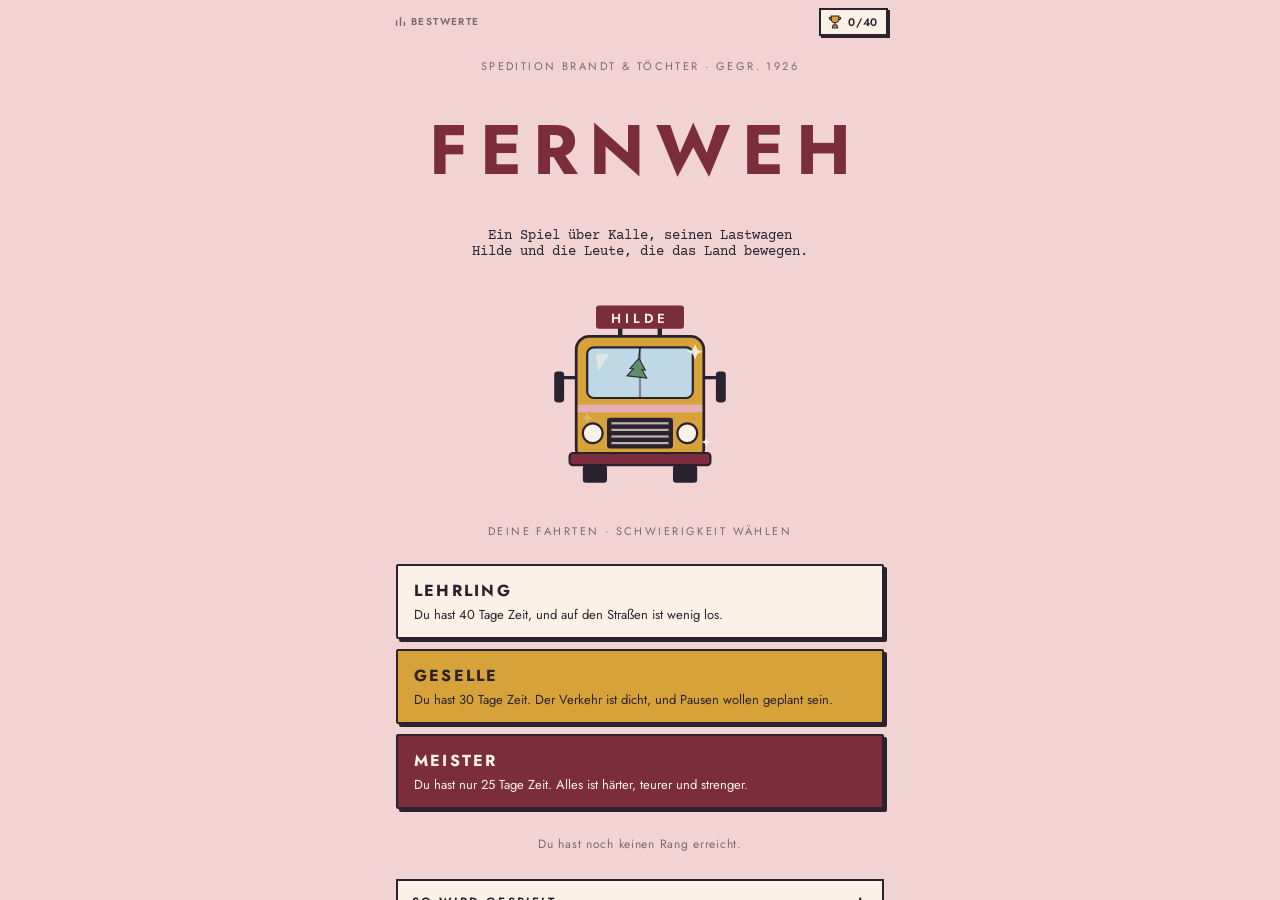
<file: index.html>
<!doctype html>
<html lang="de"><head><meta charset="utf-8">
<meta name="viewport" content="width=device-width,initial-scale=1,maximum-scale=1,user-scalable=no,viewport-fit=cover">
<meta name="apple-mobile-web-app-capable" content="yes">
<meta name="mobile-web-app-capable" content="yes">
<meta name="apple-mobile-web-app-status-bar-style" content="default">
<meta name="apple-mobile-web-app-title" content="Fernweh">
<meta name="theme-color" content="#F1D3D3">
<link rel="apple-touch-icon" href="apple-touch-icon.png">
<link rel="icon" type="image/png" href="icon-192.png">
<link rel="manifest" href="manifest.json">
<script>if("serviceWorker" in navigator)window.addEventListener("load",()=>navigator.serviceWorker.register("sw.js").catch(()=>{}))</script>
<title>Fernweh</title>
<link rel="preconnect" href="https://fonts.googleapis.com">
<link rel="preconnect" href="https://fonts.gstatic.com" crossorigin>
<link rel="stylesheet" href="https://fonts.googleapis.com/css2?family=Jost:wght@400;500;600;700&family=Courier+Prime:wght@400;700&display=swap">
<style>
/* Layout: symmetrische Titelkarten in einer schmalen Mittelspalte, gerahmte Tafeln, Reiterleiste unten. Eine feste Bildwelt (Pastell), kein Dunkelmodus. */
:root{
  --rose:#F1D3D3; --rose-deep:#E3AFB4; --mustard:#D8A23A; --mustard-dark:#B5832A;
  --teal:#2F6F73; --burgundy:#7B2D3B; --ink:#2B2230; --cream:#FBF1E6; --mint:#BFDCC8; --sky:#BFD8E6;
  --muted:#7D6670;
  --display:'Jost','Futura','Century Gothic','Trebuchet MS',sans-serif;
  --type:'Courier Prime','Courier New',Courier,monospace;
  color-scheme:light;
}
*{box-sizing:border-box}
[hidden]{display:none!important}
html{height:100%;box-sizing:border-box}
body{height:100%;margin:0;background:var(--rose);color:var(--ink);font-family:var(--display);font-size:15px;overflow:hidden;-webkit-user-select:none;user-select:none;-webkit-tap-highlight-color:transparent;touch-action:manipulation}
button{font-family:inherit;color:inherit;cursor:pointer}
button:focus-visible{outline:3px solid var(--teal);outline-offset:2px}
#app{height:100%;max-width:520px;margin:0 auto;display:flex;flex-direction:column;position:relative}
.screen{flex:1;min-height:0;overflow-y:auto;padding:18px 16px 28px;display:flex;flex-direction:column;gap:14px;-webkit-overflow-scrolling:touch}
.screen[hidden]{display:none!important}

h1,h2,h3{margin:0;text-wrap:balance;font-weight:600}
.eyebrow{font-size:11px;letter-spacing:.22em;text-transform:uppercase;color:var(--muted);text-align:center}
.center{text-align:center}
.typed{font-family:var(--type);font-size:14px;line-height:1.55}
.num{font-variant-numeric:tabular-nums}

.btn{border:2px solid var(--ink);background:var(--mustard);padding:13px 16px;font-size:14px;font-weight:600;letter-spacing:.14em;text-transform:uppercase;border-radius:2px;box-shadow:3px 3px 0 var(--ink);transition:transform .08s, box-shadow .08s}
.btn:active{transform:translate(2px,2px);box-shadow:1px 1px 0 var(--ink)}
.btn.alt{background:var(--cream)}
.btn.teal{background:var(--teal);color:var(--cream)}
.btn.burg{background:var(--burgundy);color:var(--cream)}
.btn:disabled{opacity:.45;box-shadow:none;cursor:default}
.btn.small{padding:8px 12px;font-size:12px}

.panel{background:var(--cream);border:2px solid var(--ink);padding:16px;position:relative}
.panel.framed{outline:1px solid var(--ink);outline-offset:4px;margin:5px}
.row{display:flex;gap:10px;align-items:center}
.between{justify-content:space-between}
.wrap{flex-wrap:wrap}

/* Titel */
.title-word{font-size:clamp(40px,12.5vw,70px);letter-spacing:.16em;font-weight:700;text-align:center;margin-right:-.16em;color:var(--burgundy);white-space:nowrap}
.title-sub{font-family:var(--type);text-align:center;font-size:14px;text-wrap:balance}
.emblem{width:min(220px,60%);margin:0 auto;display:block}
.diff{display:grid;gap:10px}
.diff button{text-align:left;display:flex;flex-direction:column;gap:3px;letter-spacing:normal;text-transform:none;font-weight:400;font-size:13px}
.diff button b{font-size:16px;letter-spacing:.14em;text-transform:uppercase}
.best{font-size:12px;color:var(--muted);text-align:center;letter-spacing:.06em}

/* Kopf auf dem Hof */
.topbar{display:grid;grid-template-columns:1fr 1fr 1fr;border:2px solid var(--ink);background:var(--cream)}
.topbar div{padding:8px 4px;text-align:center;border-right:2px solid var(--ink)}
.topbar div:last-child{border-right:0}
.topbar small{display:block;font-size:10px;letter-spacing:.18em;text-transform:uppercase;color:var(--muted)}
.topbar b{font-size:18px;font-variant-numeric:tabular-nums}
.cal{display:flex;flex-wrap:wrap;gap:3px;justify-content:center}
.cal i{width:11px;height:11px;border:1.5px solid var(--ink);display:block;background:var(--cream)}
.cal i.used{background:var(--burgundy);border-color:var(--burgundy)}
.cal i.today{background:var(--mustard)}
.cal i.fest{background:var(--teal);border-color:var(--teal);border-radius:50%}
.hilde-stage{background:var(--sky);border:2px solid var(--ink);padding:18px 0 0;position:relative;overflow:hidden;min-height:200px}
.hilde-stage::after{content:"";position:absolute;left:0;right:0;bottom:0;height:22%;background:var(--mint);border-top:2px solid var(--ink);z-index:0}

.stats{display:grid;grid-template-columns:1fr 1fr;gap:8px}
.meter{font-size:12px;letter-spacing:.08em}
.meter .bar{height:8px;border:1.5px solid var(--ink);background:var(--cream);margin-top:4px}
.meter .bar span{display:block;height:100%;background:var(--teal)}
.next{background:var(--mustard);border:2px solid var(--ink);padding:12px 14px;display:flex;gap:12px;align-items:center;justify-content:space-between}
.next p{margin:0;font-size:14px;line-height:1.4}
.next .eyebrow{text-align:left;color:var(--ink);opacity:.7}

/* Tabs */
.tabs{display:grid;grid-template-columns:repeat(4,1fr);border-top:2px solid var(--ink);background:var(--cream)}
.tabs button{background:none;border:0;border-right:2px solid var(--ink);padding:12px 2px;font-size:11px;letter-spacing:.08em;text-transform:uppercase;font-weight:600;position:relative}
.tabs button:last-child{border-right:0}
.tabs button.on{background:var(--burgundy);color:var(--cream)}
.tabs button .dot{position:absolute;top:7px;right:12%;width:8px;height:8px;border-radius:50%;background:#C8432F;border:1.5px solid var(--cream)}

/* Auftragskarten */
.chap{display:flex;align-items:center;gap:10px;margin-top:6px}
.chap::before,.chap::after{content:"";flex:1;height:2px;background:var(--ink)}
.chap span{font-size:11px;letter-spacing:.22em;text-transform:uppercase;font-weight:600}
.tour{background:var(--cream);border:2px solid var(--ink);display:grid;grid-template-columns:1fr auto;gap:6px 12px;padding:12px 14px}
.tour h3{font-size:20px;letter-spacing:.08em;text-transform:uppercase}
.tour .meta{font-size:12px;color:var(--muted);grid-column:1/-1;display:flex;gap:12px;flex-wrap:wrap}
.tour .cargo{font-family:var(--type);font-size:13px;grid-column:1/-1}
.tour.locked{opacity:.55;background:transparent;border-style:dashed}
.tour.final{background:var(--teal);color:var(--cream)}
.tour.final .meta{color:var(--rose)}
.stamp{font-size:10px;letter-spacing:.16em;text-transform:uppercase;border:1.5px solid currentColor;padding:2px 6px;color:var(--burgundy);transform:rotate(-4deg);display:inline-block}

/* Werkstatt */
.up{background:var(--cream);border:2px solid var(--ink);padding:12px 14px;display:grid;grid-template-columns:1fr auto;gap:4px 12px;align-items:center}
.up h3{font-size:16px;letter-spacing:.06em}
.up p{margin:0;font-size:13px;color:var(--muted);grid-column:1/2}
.pips{display:flex;gap:4px}
.pips i{width:10px;height:10px;border:1.5px solid var(--ink);display:block}
.pips i.on{background:var(--mustard)}

/* Fahrtenbuch */
.log{background:var(--cream);border:2px solid var(--ink);padding:12px 14px}
.howto{background:var(--cream);border:2px solid var(--ink);padding:0}
.howto summary{padding:12px 14px;font-size:12px;letter-spacing:.18em;text-transform:uppercase;font-weight:600;cursor:pointer;list-style:none;display:flex;justify-content:space-between}
.howto summary::-webkit-details-marker{display:none}
.howto summary::after{content:"+";font-size:16px;line-height:1}
.howto[open] summary::after{content:"–"}
.howto ol{margin:0;padding:0 16px 14px 34px;display:flex;flex-direction:column;gap:6px;font-size:14px;line-height:1.45}
.log .d{font-size:11px;letter-spacing:.16em;text-transform:uppercase;color:var(--muted)}

/* Fahrt */
#drive{position:fixed;inset:0;z-index:20;background:#A9CBA0}
#cv{position:absolute;inset:0;width:100%;height:100%;display:block;touch-action:none}
/* Kein Vergrößern per Doppeltipp, vor allem nicht während der Fahrt */
html{touch-action:manipulation}#drive,#drive *{touch-action:none}
.hud-top{position:absolute;left:0;right:0;top:0;padding:calc(env(safe-area-inset-top,0px) + 8px) 12px 8px;pointer-events:none;display:flex;flex-direction:column;gap:6px}
.hud-card{background:var(--cream);border:2px solid var(--ink);padding:6px 10px;pointer-events:auto}
.route{display:flex;align-items:center;gap:8px;font-size:11px;letter-spacing:.12em;text-transform:uppercase;font-weight:600}
.route .track{flex:1;height:8px;border:1.5px solid var(--ink);background:var(--rose);position:relative}
.route .track span{position:absolute;left:0;top:0;bottom:0;background:var(--burgundy)}
.hud-row{display:flex;justify-content:space-between;gap:6px;font-size:12px;font-variant-numeric:tabular-nums}
.hud-row b{font-weight:600}
.hud-row .warn{color:#C8432F}
.hud-bottom{position:absolute;left:0;right:0;bottom:0;padding:8px 12px calc(env(safe-area-inset-bottom,0px) + 12px);display:flex;gap:8px;align-items:flex-end;justify-content:space-between;pointer-events:none}
.hud-bottom > *{pointer-events:auto}
.energy{background:var(--cream);border:2px solid var(--ink);padding:6px 8px;width:120px;font-size:10px;letter-spacing:.14em;text-transform:uppercase}
.energy .bar{height:8px;border:1.5px solid var(--ink);margin-top:4px;background:var(--rose)}
.energy .bar span{display:block;height:100%;background:var(--teal)}
.hbtn{border:2px solid var(--ink);background:var(--cream);padding:10px 10px;font-size:11px;letter-spacing:.12em;text-transform:uppercase;font-weight:600;box-shadow:3px 3px 0 var(--ink);min-width:78px}
.hbtn.ready{background:var(--mustard);animation:pulse 1s infinite alternate}
.hbtn:disabled{opacity:.5;box-shadow:none}
@keyframes pulse{to{background:#F0C566}}
.pausebtn{position:absolute;right:12px;top:calc(env(safe-area-inset-top,0px) + 134px);border:2px solid var(--ink);background:var(--cream);width:38px;height:38px;font-weight:700;font-size:14px;pointer-events:auto}
.hint{position:absolute;left:50%;top:45%;transform:translate(-50%,-50%);background:var(--cream);border:2px solid var(--ink);padding:12px 16px;text-align:center;font-size:13px;letter-spacing:.06em;width:min(300px,80%);pointer-events:none;transition:opacity .4s}

/* Overlays */
.overlay{position:fixed;inset:0;z-index:40;background:rgba(43,34,48,.55);display:flex;align-items:center;justify-content:center;padding:16px}
.overlay[hidden]{display:none!important}
.card{background:var(--cream);border:2px solid var(--ink);outline:1px solid var(--cream);outline-offset:4px;box-shadow:0 0 0 6px var(--ink);width:min(400px,100%);max-height:calc(100% - 24px);overflow-y:auto;padding:20px 18px;display:flex;flex-direction:column;gap:12px}
.card h2{font-size:22px;letter-spacing:.16em;text-transform:uppercase;text-align:center}
.opts{display:grid;gap:8px}
.opts .btn{text-align:left;letter-spacing:.06em;text-transform:none;font-size:14px;display:flex;justify-content:space-between;gap:10px}
.ledger{display:grid;grid-template-columns:1fr auto;gap:4px 12px;font-size:14px;font-variant-numeric:tabular-nums}
.ledger .sum{border-top:2px solid var(--ink);padding-top:6px;font-weight:600}
.bigstamp{align-self:center;font-size:20px;letter-spacing:.2em;font-weight:700;text-transform:uppercase;border:3px solid var(--teal);color:var(--teal);padding:6px 14px;transform:rotate(-5deg)}
.bigstamp.bad{border-color:#C8432F;color:#C8432F}

/* Abspann */
.rank{font-size:96px;font-weight:700;line-height:1;text-align:center;color:var(--burgundy)}
.cards{display:grid;grid-template-columns:repeat(auto-fill,minmax(140px,1fr));gap:10px}
.post{background:var(--cream);border:2px solid var(--ink);padding:10px;font-size:12px;position:relative;min-height:96px}
.post b{display:block;font-size:14px;letter-spacing:.1em;text-transform:uppercase;margin-bottom:4px}
.post .st{position:absolute;right:8px;top:8px;width:26px;height:30px;border:2px dashed var(--burgundy);background:var(--rose)}
.toast{position:fixed;left:50%;bottom:90px;transform:translateX(-50%);background:var(--ink);color:var(--cream);padding:10px 14px;font-size:13px;z-index:60;max-width:90%;text-align:center}

@media (prefers-reduced-motion: reduce){.hbtn.ready{animation:none}.btn{transition:none}}
/* Netlify-Hinweis ausblenden, falls er als normales Element eingefügt wird */
[class*="netlify" i],[id*="netlify" i],a[href*="netlify.com"]{display:none!important}

/* ===== Version 2 ===== */
.title-road{position:relative;width:min(300px,86%);margin:0 auto;padding-bottom:18px}
.title-road .emblem{width:62%;margin:0 auto;animation:idle 2.4s ease-in-out infinite}
.title-road::after{content:"";position:absolute;left:0;right:0;bottom:6px;height:6px;background:repeating-linear-gradient(90deg,var(--ink) 0 22px,transparent 22px 40px);animation:roadmove .6s linear infinite}
@keyframes roadmove{to{background-position:-40px 0}}
@keyframes idle{0%,100%{transform:translateY(0)}50%{transform:translateY(-3px)}}
.letter-in{animation:letterin .7s cubic-bezier(.2,.9,.3,1.2)}
@keyframes letterin{from{transform:translateY(30px) rotate(-3deg);opacity:0}}

.hilde-stage .sun{position:absolute;right:5%;top:10px;width:38px;height:38px;z-index:0}
.cloud{position:absolute;z-index:0;animation:cloud linear infinite;left:-100px}
.cloud svg{display:block;width:100%;height:auto}
.cloud.c1{width:72px;top:20px;animation-duration:38s;animation-delay:-10s}
.cloud.c2{width:52px;top:56px;animation-duration:52s;animation-delay:-30s}
.cloud.c3{width:88px;top:6px;animation-duration:64s;animation-delay:-50s}
@keyframes cloud{from{transform:translateX(0)}to{transform:translateX(calc(560px + 100%))}}
.birds{position:absolute;top:40px;left:-80px;z-index:0;display:flex;gap:6px;align-items:flex-start;animation:birds 24s linear infinite;animation-delay:-6s}
.birds span{display:block;width:18px}
.birds span.b2{margin-top:-6px;width:15px}
.birds span.b3{margin-top:4px;width:13px}
.birds svg{display:block;width:100%;height:auto;overflow:visible}
@keyframes birds{from{transform:translateX(0)}to{transform:translateX(640px)}}
.hilde-btn{position:relative;z-index:1;display:block;width:min(240px,64%);margin:0 auto -4px;background:none;border:0;padding:0}
.hilde-btn svg{display:block;width:100%;height:auto}
.hilde-btn #hilde-svg{animation:idle 2.4s ease-in-out infinite;transform-origin:50% 100%}
.hilde-btn.honk #hilde-svg{animation:honk .45s cubic-bezier(.3,1.6,.5,1)}
@keyframes honk{0%{transform:scale(1,1)}30%{transform:scale(1.06,.92) translateY(4px)}60%{transform:scale(.97,1.05) translateY(-8px)}100%{transform:none}}
.hilde-btn.wow #hilde-svg{animation:wow .8s ease-out}
@keyframes wow{0%{filter:brightness(1)}30%{filter:brightness(1.35)}100%{filter:brightness(1)}}
.puffs{position:absolute;left:0;right:0;bottom:22%;height:0;z-index:2;pointer-events:none}
.puffs i{position:absolute;bottom:0;width:14px;height:14px;border-radius:50%;background:#E8E2DA;border:1.5px solid var(--ink);animation:puff 1.6s ease-out forwards}
@keyframes puff{from{transform:translate(0,0) scale(.4);opacity:.9}to{transform:translate(-30px,-60px) scale(1.6);opacity:0}}
.bubbles{position:absolute;inset:0;z-index:3;pointer-events:none}
.bubbles i{position:absolute;bottom:20%;width:14px;height:14px;border-radius:50%;border:2px solid #fff;background:rgba(255,255,255,.35);animation:bub 1.4s ease-out forwards}
@keyframes bub{from{transform:translateY(0) scale(.4);opacity:1}to{transform:translateY(-120px) scale(1.3);opacity:0}}
.eff{margin:4px 0 0;font-size:11px;line-height:1.35;letter-spacing:0;color:var(--muted)}
.chips{display:flex;flex-wrap:wrap;gap:4px;grid-column:1/-1}
.chip{font-size:10px;letter-spacing:.1em;text-transform:uppercase;border:1.5px solid var(--ink);padding:2px 6px;background:var(--rose);font-weight:600}
.chip.hot{background:var(--mustard)}
.tour.final .chip{color:var(--ink)}
.trait-list{display:flex;flex-direction:column;gap:6px;font-size:13px;line-height:1.4}
.trait-list b{letter-spacing:.06em}

.radio{display:grid;grid-template-columns:auto auto 1fr;align-items:center;gap:8px;font-family:inherit;text-align:left;cursor:pointer;padding:5px 10px;overflow:hidden}
.radio .dial{width:22px;height:22px;border-radius:50%;border:2px solid var(--ink);background:var(--mustard);position:relative;flex:none}
.radio .dial i{position:absolute;left:50%;top:2px;width:2px;height:8px;background:var(--ink);transform-origin:50% 8px;transform:translateX(-50%) rotate(var(--rot,0deg));transition:transform .3s}
.radio .st{font-size:11px;letter-spacing:.1em;text-transform:uppercase;font-weight:600;white-space:nowrap}
.radio .tick{overflow:hidden;white-space:nowrap;font-size:12px;color:var(--muted);min-width:0;mask-image:linear-gradient(90deg,transparent,#000 8%,#000 92%,transparent);-webkit-mask-image:linear-gradient(90deg,transparent,#000 8%,#000 92%,transparent)}
.radio .tick span{display:inline-block;padding-left:100%;animation:ticker 14s linear infinite}
.radio .tick span.vf{color:#C8432F;font-weight:600}
.radio .tick span.cb{color:var(--teal);font-weight:600}
@keyframes ticker{to{transform:translateX(-100%)}}
.energy{position:relative}
.energy .tree{position:absolute;right:-6px;top:-26px;width:20px;height:28px;transform-origin:50% 0;animation:swing 2.2s ease-in-out infinite}
@keyframes swing{0%,100%{transform:rotate(-12deg)}50%{transform:rotate(12deg)}}
.hbtn small{display:block;font-size:9px;letter-spacing:.08em;margin-top:2px}
.bigstamp{animation:slam .45s cubic-bezier(.2,1.6,.4,1) backwards;animation-delay:.15s}
@keyframes slam{from{transform:scale(2.6) rotate(-14deg);opacity:0}to{transform:rotate(-5deg);opacity:1}}
.countup{font-variant-numeric:tabular-nums}
.ev-art{display:flex;justify-content:center}
.ev-art svg{width:110px;height:auto}
.route .track i{position:absolute;inset:0;pointer-events:none}
.route .track i b{position:absolute;top:-3px;width:2px;height:12px;background:var(--ink)}
.route .track i b.rast{background:#2B5C9A}
.route .track i b.ev{background:#C8432F}
@media (prefers-reduced-motion: reduce){*{animation:none!important}}

/* ===== Version 2.2 ===== */
.hud-top{flex-direction:row;align-items:stretch;gap:6px}
.hud-main{flex:1;min-width:0;display:flex;flex-direction:column;gap:5px;padding:6px 10px}
.hud-main .hud-row{font-size:12px}
.hud-side{display:flex;flex-direction:column;gap:4px;pointer-events:auto}
.hud-ico{width:36px;flex:1;min-height:28px;border:2px solid var(--ink);background:var(--cream);font-weight:700;font-size:12px;display:grid;place-items:center;padding:0;font-family:inherit}
.hud-ico .dial{width:18px;height:18px;border-radius:50%;border:2px solid var(--ink);background:var(--mustard);position:relative;display:block}
.hud-ico .dial i{position:absolute;left:50%;top:1px;width:2px;height:7px;background:var(--ink);transform-origin:50% 7px;transform:translateX(-50%) rotate(var(--rot,0deg));transition:transform .3s}
.hud-ico.live{background:var(--mustard);animation:pulse .6s infinite alternate}
.pausebtn{display:none}
.tickerbox{position:absolute;left:12px;right:12px;top:calc(env(safe-area-inset-top,0px) + 82px);background:rgba(251,241,230,.95);border:2px solid var(--ink);padding:5px 10px;font-size:12px;line-height:1.35;pointer-events:none;opacity:0;transform:translateY(-6px);transition:opacity .35s,transform .35s}
.tickerbox.show{opacity:1;transform:none}
.tickerbox b{font-size:10px;letter-spacing:.12em;text-transform:uppercase;margin-right:6px}
.tickerbox.vf{border-color:#C8432F}.tickerbox.vf b{color:#C8432F}
.tickerbox.cb b{color:var(--teal)}
.tickerbox.win{background:var(--mustard)}
.kalle{padding:10px 12px;display:grid;grid-template-columns:1fr auto;gap:4px 12px;align-items:center}
.kalle .row,.kalle .bar,.kalle .eff{grid-column:1}
.kalle .bar{height:8px;border:1.5px solid var(--ink);background:var(--cream)}
.kalle .bar span{display:block;height:100%;background:var(--teal)}
.kalle .btn{grid-column:2;grid-row:1/4}
.meter-l{font-size:12px;letter-spacing:.08em}
.ruf{border:2px solid var(--ink);background:var(--cream);padding:8px 12px;font-size:12px;line-height:1.4}
.ruf b{letter-spacing:.08em;text-transform:uppercase;font-size:11px}
.ruf .stars{color:var(--mustard-dark);letter-spacing:.2em}
.ruf p{margin:2px 0 0;color:var(--muted)}

/* ===== Version 2.3: Autoradio in der Leiste ===== */
.hud-side .hud-ico{width:36px}
.lcd{display:grid;grid-template-columns:auto auto 1fr;align-items:center;gap:8px;background:#2B2230;color:#F0C566;border:0;border-radius:3px;padding:5px 8px;font-family:var(--type);font-size:12px;text-align:left;cursor:pointer;min-width:0;box-shadow:inset 0 0 0 1px #4A3F50}
.lcd .lcd-st{font-weight:700;letter-spacing:.06em;white-space:nowrap;text-transform:uppercase;font-size:11px}
.lcd .lcd-tx{overflow:hidden;white-space:nowrap;min-width:0;-webkit-mask-image:linear-gradient(90deg,transparent,#000 6%,#000 94%,transparent);mask-image:linear-gradient(90deg,transparent,#000 6%,#000 94%,transparent)}
.lcd .lcd-tx span{display:inline-block;padding-left:100%;animation:ticker 16s linear infinite;color:#F4E3B0}
.lcd.vf .lcd-tx span{color:#FF9C84}.lcd.vf .lcd-st{color:#FF9C84}
.lcd.cb .lcd-tx span,.lcd.cb .lcd-st{color:#BFDCC8}
.lcd.win{animation:lcdblink .5s infinite alternate}
@keyframes lcdblink{to{background:#7B2D3B}}
.lcd .eq{display:flex;align-items:flex-end;gap:2px;height:12px}
.lcd .eq i{display:block;width:3px;background:#F0C566;height:30%;animation:eq .9s ease-in-out infinite alternate}
.lcd .eq i:nth-child(2){animation-delay:-.3s}.lcd .eq i:nth-child(3){animation-delay:-.6s}.lcd .eq i:nth-child(4){animation-delay:-.15s}
.lcd.off .eq i{animation:none;height:15%;opacity:.4}
@keyframes eq{0%{height:20%}100%{height:100%}}
.tickerbox{display:none}

.stats.three{grid-template-columns:1fr 1fr 1fr}
.stats.three .meter span:first-child{font-size:11px}
.stats.three .meter b{font-size:11px}
.ruf-s{display:block;font-size:9px!important;letter-spacing:.06em!important;text-transform:none!important;color:var(--mustard-dark)!important;margin-top:1px}

/* ===== Version 2.4 ===== */
.tour.final .btn{color:var(--ink)}
.tour.final:not(.locked){box-shadow:0 0 0 3px var(--mustard);animation:glow 2.4s ease-in-out infinite}
@keyframes glow{50%{box-shadow:0 0 0 6px rgba(216,162,58,.55)}}
.next.final{background:var(--teal);color:var(--cream);box-shadow:0 0 0 3px var(--mustard);animation:glow 2.4s ease-in-out infinite;align-items:center}
.next.final .eyebrow{color:var(--mustard);opacity:1}
.next.final p{color:var(--cream)}
.next.final>div:nth-child(2){flex:1;min-width:0}
.crate{flex:none;width:46px;height:40px;background:#B5832A;border:2px solid var(--ink);position:relative;display:grid;place-items:center}
.crate::before,.crate::after{content:"";position:absolute;inset:0;background:linear-gradient(45deg,transparent 47%,var(--ink) 47% 53%,transparent 53%)}
.crate::after{background:linear-gradient(-45deg,transparent 47%,var(--ink) 47% 53%,transparent 53%)}
.crate span{position:relative;z-index:1;background:var(--cream);color:var(--ink);font-size:9px;font-weight:700;padding:0 3px;letter-spacing:.05em}
.next.final .btn{color:var(--ink)}
.next.final .eyebrow{letter-spacing:.14em;text-align:left}

/* v2.6: Foto auf dem Lieferschein, Ottilie im Radio */
.polaroid{margin:0 auto;background:#FFFDF8;padding:8px 8px 4px;width:min(210px,68%);box-shadow:0 1px 0 rgba(43,34,48,.15),0 6px 14px rgba(43,34,48,.18);transform:rotate(2deg);position:relative;animation:photoIn .7s .45s cubic-bezier(.2,1.3,.4,1) backwards}
.polaroid::before{content:'';position:absolute;top:-8px;left:50%;width:54px;height:15px;margin-left:-27px;background:rgba(227,175,180,.8);transform:rotate(-4deg)}
.polaroid>svg{display:block;width:100%;height:auto;outline:1px solid rgba(43,34,48,.12);animation:develop 2.2s .7s ease-out backwards}
.polaroid figcaption{font-family:var(--type);font-size:12px;text-align:center;padding:6px 0 2px;color:var(--ink)}
@keyframes photoIn{from{opacity:0;transform:translateY(18px) rotate(-7deg)}to{opacity:1;transform:rotate(2deg)}}
@keyframes develop{from{filter:sepia(1) brightness(1.7) contrast(.45)}to{filter:none}}
.lcd.ott .lcd-tx span,.lcd.ott .lcd-st{color:#F6C9CF}
.topbar>div:last-child{cursor:pointer}
.kiste-btn,.tour.final .kiste-btn,.next.final .kiste-btn{background:var(--mustard)!important;color:var(--ink)!important;opacity:1!important;-webkit-text-fill-color:var(--ink);animation:kiste 2.4s ease-in-out infinite}
@keyframes kiste{0%,100%{background:#D8A23A}50%{background:#F0C566}}
@media (prefers-reduced-motion: reduce){.kiste-btn{animation:none}}
.post .stamp-svg{position:absolute;right:8px;top:7px;width:30px;height:auto;transform:rotate(3deg);filter:drop-shadow(0 1px 0 rgba(43,34,48,.18))}
.post:nth-child(even) .stamp-svg{transform:rotate(-2deg)}
.post b,.post>span{display:block;padding-right:36px}
/* Versteckte Kleinigkeiten */
.title-word{cursor:default;perspective:300px}
.title-word span{display:inline-block;transform-origin:50% 50%;transition:color .3s}
.title-word span.heim{color:var(--teal)}
.title-word span.flip{animation:flap .28s ease-in-out}
@keyframes flap{0%{transform:rotateX(0)}50%{transform:rotateX(90deg)}100%{transform:rotateX(0)}}
.title-word.nudge{animation:nudge .25s ease-out}
@keyframes nudge{0%{transform:scale(1)}40%{transform:scale(.985,1.015)}100%{transform:scale(1)}}
.title-sub{transition:opacity .35s}
.title-sub.fade{opacity:0}
#title-emblem{transition:transform .8s ease-in-out}
#title-emblem.sad{transform:rotate(-3deg) translateY(4px) scale(.97)}
.hilde-stage{transition:background 1.2s}
.hilde-stage .sun{cursor:default}
.hilde-stage.night{background:#3A3A5C}
.hilde-stage.night .sun circle{fill:#F3EAD0;transition:fill 1.2s}
.hilde-stage.night::after{content:'';position:absolute;inset:0;pointer-events:none;background:radial-gradient(1.5px 1.5px at 12% 18%,#FBF1E6 50%,transparent 51%),radial-gradient(1.5px 1.5px at 30% 9%,#FBF1E6 50%,transparent 51%),radial-gradient(1.5px 1.5px at 52% 22%,#FBF1E6 50%,transparent 51%),radial-gradient(1.5px 1.5px at 68% 12%,#FBF1E6 50%,transparent 51%),radial-gradient(1.5px 1.5px at 44% 6%,#FBF1E6 50%,transparent 51%),radial-gradient(1.5px 1.5px at 22% 30%,#FBF1E6 50%,transparent 51%);animation:fadein 1.2s}
@keyframes fadein{from{opacity:0}to{opacity:1}}
.hilde-stage.night .cloud{opacity:.35;transition:opacity 1.2s}
.zzz{position:absolute;left:70%;top:34%;z-index:3;pointer-events:none;font-weight:700;color:#FBF1E6;font-size:16px}
.zzz span{position:absolute;opacity:0;animation:zz 2.4s ease-out infinite}
.zzz span:nth-child(2){animation-delay:.8s;font-size:19px}.zzz span:nth-child(3){animation-delay:1.6s;font-size:23px}
@keyframes zz{0%{opacity:0;transform:translate(0,0)}20%{opacity:1}100%{opacity:0;transform:translate(26px,-46px)}}
.notiz{font-family:var(--type);font-size:16px;line-height:1.6;background:#FFFBEA;border:1px solid #E6D9A8;padding:14px 16px;transform:rotate(-1.5deg);box-shadow:2px 3px 0 rgba(43,34,48,.12);background-image:repeating-linear-gradient(transparent 0 24px,rgba(43,90,154,.15) 24px 25px);color:#2B3A6E}
.senf{position:absolute;left:10px;bottom:8px;width:18px;height:38px;padding:0;border:0;background:none;z-index:2;transform:rotate(-8deg);filter:drop-shadow(0 0 4px rgba(240,197,102,.8))}
.senf svg{display:block;width:100%;height:auto}
@media (prefers-reduced-motion: reduce){.zzz span{animation:none;opacity:1}}
.tour h3 .perf{color:var(--mustard);font-size:.8em;vertical-align:.1em;text-shadow:0 0 1px var(--ink)}
/* Makellos */
#h-cargo.perf{color:#B5832A}
.perf{color:#D8A23A}
i.gold{font-style:normal;color:#9A6E1A;font-weight:600}
.stamprow{display:flex;align-items:center;justify-content:center;gap:14px}
.goldseal{width:92px;height:92px;transform:rotate(10deg);animation:sealIn .55s .55s cubic-bezier(.2,1.6,.4,1) backwards}
.goldseal svg{width:100%;height:100%;display:block;overflow:visible}
@keyframes sealIn{from{opacity:0;transform:scale(2.4) rotate(40deg)}to{opacity:1;transform:scale(1) rotate(10deg)}}
.stampwrap{display:block}
@keyframes shine{0%{left:-60%}35%,100%{left:140%}}
.tree{transform-box:view-box;transform-origin:100px 54px;cursor:pointer}
.tree.wiggle{animation:wiggle .5s ease-out}
.tree.spin{animation:spin 1.1s cubic-bezier(.3,.1,.3,1)}
@keyframes wiggle{0%,100%{transform:rotate(0)}25%{transform:rotate(-28deg)}55%{transform:rotate(20deg)}80%{transform:rotate(-8deg)}}
@keyframes spin{0%{transform:rotate(0)}100%{transform:rotate(720deg)}}
.scent{position:absolute;z-index:4;pointer-events:none;color:#5E8F5A;font-size:15px;animation:scent 1.9s ease-out forwards;opacity:0}
@keyframes scent{0%{opacity:0;transform:translate(0,0) scale(.6)}20%{opacity:1}100%{opacity:0;transform:translate(var(--dx),-70px) scale(1.2)}}
#title-emblem{position:relative}
.todo ul{margin:0;padding-left:18px;font-family:var(--type);font-size:13px;line-height:1.6}
.todo li.done{text-decoration:line-through;color:var(--muted)}
.fest p{margin:0 0 6px;font-family:var(--type);font-size:13px;line-height:1.55}
.diffwrap{position:relative}
.diffwrap>.btn{width:100%}
.diff .rank{color:inherit;font-style:normal;font-size:10px;letter-spacing:.12em;font-weight:600;opacity:.75;margin-left:10px;vertical-align:.15em}
.diffwrap .neu{position:absolute;right:8px;top:8px;background:none;border:1px solid currentColor;border-radius:2px;font-size:10px;letter-spacing:.12em;text-transform:uppercase;padding:2px 6px;opacity:.6;color:var(--ink)}
.diffwrap .btn.burg+.neu{color:var(--cream)}
.trophy-btn{position:absolute;top:calc(env(safe-area-inset-top,0px) + 8px);right:12px;display:flex;align-items:center;gap:4px;background:var(--cream);border:2px solid var(--ink);padding:3px 8px 3px 5px;font:600 11px/1 var(--display);letter-spacing:.06em;color:var(--ink);box-shadow:2px 2px 0 var(--ink)}
.trophy-btn svg{width:18px;height:18px}
#s-title{position:relative}
.medals{display:grid;grid-template-columns:repeat(4,1fr);gap:8px 6px}
.mcell{display:flex;flex-direction:column;align-items:center;text-align:center;gap:2px}
.mcell svg{width:44px;height:44px;transition:transform .15s}
.mcell .locked{opacity:.55}
.mcell b{font-size:10.5px;line-height:1.2;letter-spacing:.02em}
.mcell small{font-size:9px;line-height:1.25;color:var(--muted)}
.mcell:not(.got) b{color:var(--muted)}
.mcell.got svg{animation:none}
#s-title>.eyebrow:first-child{margin-top:40px!important}
.linkbtn{align-self:center;background:none;border:0;font:500 12px/1 var(--display);letter-spacing:.14em;text-transform:uppercase;color:var(--muted);text-decoration:underline;text-underline-offset:3px;padding:6px 10px}
.tour{position:relative}
.tourstamp{position:absolute;top:10px;right:12px;display:block;width:28px;transform:rotate(6deg);opacity:.92}
.tourstamp svg{display:block;width:100%;height:auto;filter:drop-shadow(0 1px 0 rgba(43,34,48,.15))}
.tour:nth-child(even) .tourstamp{transform:rotate(-4deg)}
.medals{touch-action:pan-y;user-select:none;-webkit-user-select:none}
.mcell small{display:none}
.mcell.on svg{transform:scale(1.15)}
.mhint{margin:-6px 0 0;font-size:11px;color:var(--muted);text-align:center}
.mbig{position:fixed;left:50%;top:18%;max-height:calc(50vh - 40px);transform:translateX(-50%);z-index:60;width:min(260px,76vw);background:var(--cream);border:2px solid var(--ink);box-shadow:4px 4px 0 var(--ink);padding:16px 14px 14px;display:flex;flex-direction:column;align-items:center;text-align:center;gap:4px;pointer-events:none;animation:bigIn .15s ease-out}
.mbig svg{width:130px;height:130px}
.mbig b{font-size:16px;letter-spacing:.06em;text-transform:uppercase}
.mbig span{font-family:var(--type);font-size:13px;line-height:1.45}
.mbig small{font-size:10px;letter-spacing:.14em;text-transform:uppercase;color:var(--teal);font-weight:600}
@keyframes bigIn{from{opacity:0;transform:translateX(-50%) scale(.9)}to{opacity:1;transform:translateX(-50%) scale(1)}}
.msec{display:flex;justify-content:space-between;align-items:baseline;margin:4px 0 -2px;border-bottom:1px solid rgba(43,34,48,.2);padding-bottom:3px}
.msec span{font-size:11px;letter-spacing:.18em;text-transform:uppercase;font-weight:600}
.msec small{font-size:10px;color:var(--muted);letter-spacing:.08em}
.mprog{display:block;width:70%;height:3px;background:rgba(43,34,48,.12);margin-top:1px;border-radius:2px;overflow:hidden}
.mprog span{display:block;height:100%;background:var(--teal)}
.mprog.big{width:60%;height:5px;margin-top:4px}
.mbig small.todo{color:var(--muted)}
.mcell .locked{opacity:1}
.mcell:not(.got) svg{filter:saturate(.6)}
.best-btn{position:absolute;top:calc(env(safe-area-inset-top,0px) + 12px);left:12px;display:flex;align-items:center;gap:4px;background:none;border:0;padding:3px 2px;font:600 10px/1 var(--display);letter-spacing:.14em;text-transform:uppercase;color:var(--muted)}
.best-btn svg{width:13px;height:13px}
.hsl{display:flex;flex-direction:column;gap:2px;margin:4px 0}
.hsrow{display:flex;align-items:baseline;gap:8px;font-size:15px;font-variant-numeric:tabular-nums;padding-top:8px}
.hsrow .hsn{font-weight:600;letter-spacing:.06em;text-transform:uppercase;font-size:12px}
.hsrow i{flex:1;border-bottom:1px dotted rgba(43,34,48,.4);transform:translateY(-3px)}
.hsrow b{font-weight:700}
.hsrow em{font-style:normal;font-size:11px;letter-spacing:.1em;color:var(--burgundy);width:52px;text-align:right}
.hsrow.none{opacity:.45}
.hsd{display:block;text-align:right;font-size:11px;color:var(--muted);margin-right:60px}
.tip{min-height:46px;display:flex;align-items:center;justify-content:center;gap:8px;max-width:330px;margin:4px auto 0;padding:6px 4px;color:var(--muted);text-decoration:none;font-size:12px;line-height:1.35;text-align:left;opacity:.85}
.tip svg{flex:none;width:26px;height:26px}
.tip u{text-decoration:none;border-bottom:1px solid currentColor;color:var(--burgundy);white-space:nowrap}
.tip.in{animation:tipIn .6s ease-out}
@keyframes tipIn{from{opacity:0;transform:translateY(4px)}to{opacity:.85;transform:none}}
.beans{display:flex;justify-content:center;gap:3px;margin-top:3px}
.beans svg{width:10px;height:13px}
#ovcard{position:relative}
.lsstamp{position:absolute;top:12px;right:14px;width:38px;transform:rotate(7deg);opacity:.9;animation:lsIn .5s 1.1s ease-out backwards;pointer-events:none}
.lsstamp svg{display:block;width:100%;height:auto;filter:drop-shadow(0 1px 0 rgba(43,34,48,.15))}
@keyframes lsIn{from{opacity:0;transform:rotate(-8deg) scale(1.25)}to{opacity:.9;transform:rotate(7deg) scale(1)}}
.linkbtn{background:none;border:0;padding:0;font:inherit;text-transform:none;letter-spacing:inherit;color:inherit;text-decoration:underline;text-underline-offset:2px;cursor:pointer}
.slipper{position:absolute;left:0;top:0;width:46px;margin:-12px 0 0 -23px;z-index:4;pointer-events:none}
.slipper svg{display:block;width:100%;height:auto}
.hlhit{cursor:pointer}
.hl{transition:fill .12s}
.on-l .hl-l,.on-r .hl-r{fill:#F7D35A}
.lights-wild .hl{animation:hlBlinkF .22s steps(1) infinite}
.lights-wild .hl-r{animation-delay:-.11s}
@keyframes hlBlinkF{0%{fill:#F7D35A}50%{fill:#FBF1E6}}
@media (max-height:700px){.mbig svg{width:96px;height:96px}}
</style>
<style>:root{padding-top:env(safe-area-inset-top,0px);padding-bottom:env(safe-area-inset-bottom,0px)}</style>
</head><body>
<div id="app">

  <!-- TITEL -->
  <section class="screen" id="s-title">
    <p class="eyebrow" style="margin-top:12px">Spedition Brandt &amp; Töchter · gegr. 1926</p>
    <div class="title-word">FERNWEH</div>
    <p class="title-sub">Ein Spiel über Kalle, seinen Lastwagen Hilde und die Leute, die das Land bewegen.</p>
    <div id="title-emblem"></div>
    <div class="row" style="justify-content:center" id="continue-wrap" hidden>
      <button class="btn teal" id="btn-continue">Fahrt fortsetzen</button>
    </div>
    <p class="eyebrow" style="margin-top:6px">Deine Fahrten · Schwierigkeit wählen</p>
    <div class="diff" id="diff"></div>
    <div class="panel" id="newconfirm" hidden style="display:flex;flex-direction:column;gap:10px">
      <p style="margin:0;font-size:14px" id="newconfirm-text"></p>
      <div class="row wrap"><button class="btn burg small" id="btn-newyes">Neu anfangen</button><button class="btn alt small" id="btn-newno">Abbrechen</button></div>
    </div>
    <p class="best" id="best"></p>
    <details class="howto"><summary>So wird gespielt</summary><ol>
<li>Tippe links oder rechts auf den Bildschirm, um die Spur zu wechseln. Jeder Zusammenstoß beschädigt die Ladung.</li>
<li>Nach 4:30 Stunden am Steuer sind 45 Minuten Pause Pflicht. Zum Rasthof kommst du über die rechte Spur.</li>
<li>Kalle wird schnell müde und hungrig, jeder Spurwechsel kostet Kraft. Kaffee macht wach, satt wird er nur am Rasthof. Nickt er zu oft am Steuer ein, ist die Tour vorbei.</li>
<li>Fährt ein Kollege vor dir, gib Lichthupe. Er grüßt zurück, und das bringt Respekt.</li>
<li>Jede Strecke hat ihre Eigenheiten, etwa Nebel, Gänse, Seitenwind oder eine Fähre. Sie stehen auf dem Lieferschein.</li>
<li>Jede Tour kostet Kalendertage. Bring die Kiste vor dem Jubiläum ans Nordkap.</li>
<li>Am Ende zählen Respekt, verschiedene Ziele, übrige Tage und dein Erspartes.</li>
</ol></details>
    <a class="tip" id="tip" href="https://www.paypal.com/donate/?business=c.m.engelaender%40gmail.com&amp;currency_code=EUR" target="_blank" rel="noopener"></a>
    <p class="best">Fernweh · Version 2.6 · Oktober 2026 · <button class="linkbtn" id="btn-imp">Impressum</button></p>
  </section>

  <!-- BRIEF -->
  <section class="screen" id="s-letter" hidden>
    <p class="eyebrow" style="margin-top:12px">Ein Brief von der Chefin</p>
    <div class="panel framed typed letter-in" id="letter"></div>
    <button class="btn" id="btn-letter">Zum Hof</button>
  </section>

  <!-- HOF -->
  <section class="screen" id="s-hof" hidden>
    <div class="topbar">
      <div><small>Tag</small><b id="t-day"></b></div>
      <div><small>Kasse</small><b id="t-money"></b></div>
      <div><small>Respekt</small><b id="t-resp"></b><small class="ruf-s" id="ruf"></small></div>
    </div>
    <div>
      <p class="eyebrow" id="cal-label" style="margin-bottom:6px"></p>
      <div class="cal" id="cal"></div>
    </div>
    <div class="next" id="next"></div>
    <div class="hilde-stage" id="stage">
      <svg class="sun" viewBox="0 0 40 40" aria-hidden="true"><circle cx="20" cy="20" r="15" fill="#F0C566" stroke="#2B2230" stroke-width="2"/></svg>
      <div class="cloud c1"><svg viewBox="0 0 84 38" aria-hidden="true"><path d="M14 34 H70 A10 10 0 0 0 72 14.5 A13 13 0 0 0 49 9 A16 16 0 0 0 20 14 A10 10 0 0 0 14 34 Z" fill="#FBF1E6" stroke="#2B2230" stroke-width="2" stroke-linejoin="round"/></svg></div><div class="cloud c2"><svg viewBox="0 0 84 38" aria-hidden="true"><path d="M14 34 H70 A10 10 0 0 0 72 14.5 A13 13 0 0 0 49 9 A16 16 0 0 0 20 14 A10 10 0 0 0 14 34 Z" fill="#FBF1E6" stroke="#2B2230" stroke-width="2" stroke-linejoin="round"/></svg></div><div class="cloud c3"><svg viewBox="0 0 84 38" aria-hidden="true"><path d="M14 34 H70 A10 10 0 0 0 72 14.5 A13 13 0 0 0 49 9 A16 16 0 0 0 20 14 A10 10 0 0 0 14 34 Z" fill="#FBF1E6" stroke="#2B2230" stroke-width="2" stroke-linejoin="round"/></svg></div>
      <div class="birds"><span><svg viewBox="0 0 22 10" aria-hidden="true"><path fill="none" stroke="#2B2230" stroke-width="2" stroke-linecap="round" stroke-linejoin="round" d="M1 7 Q6 1 11 7 Q16 1 21 7"><animate attributeName="d" dur=".6s" repeatCount="indefinite" values="M1 7 Q6 1 11 7 Q16 1 21 7;M1 4 Q6 8 11 6 Q16 8 21 4;M1 7 Q6 1 11 7 Q16 1 21 7"/></path></svg></span><span class="b2"><svg viewBox="0 0 22 10" aria-hidden="true"><path fill="none" stroke="#2B2230" stroke-width="2" stroke-linecap="round" stroke-linejoin="round" d="M1 7 Q6 1 11 7 Q16 1 21 7"><animate attributeName="d" dur=".6s" repeatCount="indefinite" values="M1 7 Q6 1 11 7 Q16 1 21 7;M1 4 Q6 8 11 6 Q16 8 21 4;M1 7 Q6 1 11 7 Q16 1 21 7"/></path></svg></span><span class="b3"><svg viewBox="0 0 22 10" aria-hidden="true"><path fill="none" stroke="#2B2230" stroke-width="2" stroke-linecap="round" stroke-linejoin="round" d="M1 7 Q6 1 11 7 Q16 1 21 7"><animate attributeName="d" dur=".6s" repeatCount="indefinite" values="M1 7 Q6 1 11 7 Q16 1 21 7;M1 4 Q6 8 11 6 Q16 8 21 4;M1 7 Q6 1 11 7 Q16 1 21 7"/></path></svg></span></div>
      <button class="hilde-btn" id="hilde-btn" aria-label="Hilde anhupen"><div id="hilde-svg"></div></button>
      <div class="puffs" id="puffs"></div>
      <div class="bubbles" id="bubbles"></div>
    </div>
    <div class="stats">
      <div class="meter"><div class="row between"><span>Glanz</span><b class="num" id="m-glanz"></b></div><div class="bar"><span id="b-glanz"></span></div><p class="eff" id="e-glanz"></p></div>
      <div class="meter"><div class="row between"><span>Duft</span><b id="m-duft"></b></div><div class="bar"><span id="b-duft"></span></div><p class="eff" id="e-duft"></p></div>
    </div>
    <div class="row wrap">
      <button class="btn alt small" id="btn-wash">Hilde waschen · 20 €</button>
      <button class="btn alt small" id="btn-tree">Neues Bäumchen · 3 €</button>
    </div>
    <div class="row wrap">
      <button class="btn alt small tgl" data-tgl="music">Musik: an</button>
      <button class="btn alt small tgl" data-tgl="sfx">Geräusche: an</button>
    </div>
    <button class="linkbtn" id="btn-home">Zum Titelbild</button>
  </section>

  <!-- AUFTRÄGE -->
  <section class="screen" id="s-tours" hidden>
    <p class="eyebrow">Auftragsbuch</p>
    <div id="tourlist" style="display:flex;flex-direction:column;gap:10px"></div>
  </section>

  <!-- WERKSTATT -->
  <section class="screen" id="s-shop" hidden>
    <p class="eyebrow">Jupps Werkstatt</p>
    <p class="typed center" style="margin:0" id="jupp"></p>
    <div id="shoplist" style="display:flex;flex-direction:column;gap:10px"></div>
  </section>

  <!-- FAHRTENBUCH -->
  <section class="screen" id="s-log" hidden>
    <p class="eyebrow">Fahrtenbuch</p>
    <div id="loglist" style="display:flex;flex-direction:column;gap:10px"></div>
    <details class="howto"><summary>So wird gespielt</summary><ol>
<li>Tippe links oder rechts auf den Bildschirm, um die Spur zu wechseln. Jeder Zusammenstoß beschädigt die Ladung.</li>
<li>Nach 4:30 Stunden am Steuer sind 45 Minuten Pause Pflicht. Zum Rasthof kommst du über die rechte Spur.</li>
<li>Kalle wird schnell müde und hungrig, jeder Spurwechsel kostet Kraft. Kaffee macht wach, satt wird er nur am Rasthof. Nickt er zu oft am Steuer ein, ist die Tour vorbei.</li>
<li>Fährt ein Kollege vor dir, gib Lichthupe. Er grüßt zurück, und das bringt Respekt.</li>
<li>Jede Strecke hat ihre Eigenheiten, etwa Nebel, Gänse, Seitenwind oder eine Fähre. Sie stehen auf dem Lieferschein.</li>
<li>Jede Tour kostet Kalendertage. Bring die Kiste vor dem Jubiläum ans Nordkap.</li>
<li>Am Ende zählen Respekt, verschiedene Ziele, übrige Tage und dein Erspartes.</li>
</ol></details>
    <div class="panel" style="display:flex;flex-direction:column;gap:10px">
      <p style="margin:0;font-size:13px">Du kannst die Fahrt jederzeit beenden und direkt zum Jubiläumsfest gehen. Ohne die Kiste am Nordkap gibt es aber keinen hohen Rang.</p>
      <button class="btn alt small" id="btn-endnow">Zum Jubiläumsfest</button>
      <div class="row" id="endconfirm" hidden>
        <button class="btn burg small" id="btn-endyes">Ja, Fahrt beenden</button>
        <button class="btn alt small" id="btn-endno">Doch nicht</button>
      </div>
    </div>
  </section>

  <!-- ABSPANN -->
  <section class="screen" id="s-end" hidden></section>

  <nav class="tabs" id="tabs" hidden>
    <button data-tab="hof" class="on">Hof</button>
    <button data-tab="tours">Aufträge</button>
    <button data-tab="shop">Werkstatt</button>
    <button data-tab="log">Buch</button>
  </nav>
</div>

<!-- FAHRT -->
<div id="drive" hidden>
  <canvas id="cv"></canvas>
  <div class="hud-top">
    <div class="hud-card hud-main">
      <div class="route"><span id="h-from">Frankfurt</span><div class="track"><span id="h-prog"></span><i id="h-marks"></i></div><span id="h-to"></span></div>
      <div class="hud-row">
        <span><b id="h-clock">06:00</b> <small id="h-due"></small></span>
        <span>Lenkzeit <b id="h-lenk">0:00</b></span>
        <span>Ladung <b id="h-cargo">100</b> %</span>
      </div>
      <button class="lcd" id="btn-radio" aria-label="Radiosender wechseln"><span class="eq" aria-hidden="true"><i></i><i></i><i></i><i></i></span><span class="lcd-st" id="r-name">Radio</span><span class="lcd-tx"><span id="r-tick"></span></span></button>
    </div>
    <div class="hud-side">
      <button class="hud-ico" id="btn-pause" aria-label="Pause">II</button>
    </div>
  </div>
  <div class="hint" id="hint">Tippe links oder rechts auf den Bildschirm, um die Spur zu wechseln.<br><small style="color:var(--muted)">Zum Rasthof geht es über die rechte Spur.</small></div>
  <div class="hud-bottom">
    <div class="energy"><span id="h-elabel">Kalle ist wach</span><div class="bar"><span id="h-energy"></span></div></div>
    <button class="hbtn" id="btn-coffee">Kaffee</button>
    <button class="hbtn" id="btn-flash" disabled>Lichthupe</button>
  </div>
</div>

<div class="overlay" id="ov" hidden><div class="card" id="ovcard"></div></div>
<div class="toast" id="toast" hidden></div>

<script>
(function(){
'use strict';
/* iOS: Doppeltipp und Zwei-Finger-Zoom abfangen. Safari ignoriert user-scalable=no teilweise. */
(function(){let last=0;
  document.addEventListener('touchend',e=>{const t=e.target;if(t&&t.closest&&t.closest('input,textarea,select,[contenteditable]'))return;const n=Date.now();if(n-last<350){e.preventDefault()}last=n},{passive:false});
  ['gesturestart','gesturechange'].forEach(k=>document.addEventListener(k,e=>e.preventDefault(),{passive:false}));
  document.addEventListener('dblclick',e=>e.preventDefault(),{passive:false})})();
const store={
  get(k){try{return JSON.parse(localStorage.getItem(k))}catch(e){return null}},
  set(k,v){try{localStorage.setItem(k,JSON.stringify(v))}catch(e){}},
  del(k){try{localStorage.removeItem(k)}catch(e){}}
};
/* ================= Ton: Effekte, Motor, Musik, Radio ================= */
const AU=(function(){
  let ctx=null,comp,sfxG,musG,envG,noiseBuf,crackle=null;
  const set={
    sfx:store.get('fw-sfx')!==false,
    music:store.get('fw-music')!==false,
    station:(function(){const v=store.get('fw-station');return typeof v==='number'?v:1})()
  };
  function init(){
    if(ctx){if(ctx.state==='suspended')ctx.resume();return ctx}
    try{ctx=new (window.AudioContext||window.webkitAudioContext)()}catch(e){return null}
    comp=ctx.createDynamicsCompressor();comp.threshold.value=-20;comp.ratio.value=2.5;comp.attack.value=.01;comp.release.value=.3;comp.connect(ctx.destination);
    sfxG=ctx.createGain();sfxG.connect(comp);
    envG=ctx.createGain();envG.connect(comp);
    musG=ctx.createGain();musG.connect(comp);
    noiseBuf=ctx.createBuffer(1,ctx.sampleRate*2,ctx.sampleRate);
    const d=noiseBuf.getChannelData(0);for(let i=0;i<d.length;i++)d[i]=Math.random()*2-1;
    apply();
    if(pendingSong){const p=pendingSong;pendingSong=null;play(p)}
    return ctx;
  }
  function apply(){
    if(!ctx)return;const t=ctx.currentTime;
    sfxG.gain.setTargetAtTime(set.sfx?1:0,t,.02);
    envG.gain.setTargetAtTime(set.sfx?1:0,t,.05);
    musG.gain.setTargetAtTime(set.music?(duck?.15:.42):0,t,.15);
  }
  let duck=false;
  function setDuck(v){duck=v;apply()}

  /* ---------- Bausteine ---------- */
  const mtof=m=>440*Math.pow(2,(m-69)/12);
  function osc(type,f,t,dest){const o=ctx.createOscillator();o.type=type;o.frequency.setValueAtTime(f,t);o.connect(dest);return o}
  function gain(v,dest){const g=ctx.createGain();g.gain.value=v;g.connect(dest);return g}
  function filt(type,f,q,dest){const b=ctx.createBiquadFilter();b.type=type;b.frequency.value=f;if(q!==undefined)b.Q.value=q;b.connect(dest);return b}
  function noise(t,dur,dest){const s=ctx.createBufferSource();s.buffer=noiseBuf;s.loop=true;s.connect(dest);s.start(t,Math.random()*1.5);s.stop(t+dur+.05);return s}
  function envAD(g,t,peak,a,d){g.gain.setValueAtTime(0,t);g.gain.linearRampToValueAtTime(peak,t+a);g.gain.exponentialRampToValueAtTime(.0008,t+a+d)}
  function envASR(g,t,peak,a,s,r){g.gain.setValueAtTime(0,t);g.gain.linearRampToValueAtTime(peak,t+a);g.gain.setValueAtTime(peak,t+a+s);g.gain.linearRampToValueAtTime(0,t+a+s+r)}

  /* ---------- Instrumente ---------- */
  // O(): Oszillator anlegen, starten und zum Zeitpunkt end stoppen
  function O(type,f,t,dest,end){const o=ctx.createOscillator();o.type=type;o.frequency.setValueAtTime(f,t);o.connect(dest);o.start(t);o.stop(end);return o}
  let slideLast=null;
  function inst(name,m,t,dur,v,dest){
    const f=mtof(m);
    switch(name){
      case 'pluck':{const end=t+Math.min(1.2,dur+.4);const g=gain(0,dest);const lp=filt('lowpass',Math.min(9000,f*6),1,g);O('triangle',f,t,lp,end);O('sawtooth',f,t,gain(.25,lp),end);envAD(g,t,v,.004,Math.min(.9,dur+.25));break}
      case 'zither':{const end=t+1.3;const g=gain(0,dest);O('triangle',f,t,g,end);O('sine',f*2.003,t,gain(.4,g),end);envAD(g,t,v,.003,1.1);break}
      case 'mandolin':{const end=t+dur+.15;const g=gain(1,dest);const eg=gain(0,g);const lp=filt('lowpass',Math.min(9000,f*5),1,eg);O('sawtooth',f,t,lp,end);
        const st=.055;for(let x=t;x<t+dur;x+=st){eg.gain.setValueAtTime(v,x);eg.gain.exponentialRampToValueAtTime(v*.25,x+st*.9)}eg.gain.setTargetAtTime(0,t+dur,.03);break}
      case 'celesta':{const end=t+1.4;const g=gain(0,dest);O('sine',f,t,g,end);O('sine',f*2,t,gain(.18,g),end);O('sine',f*3,t,gain(.04,g),end);envAD(g,t,v,.004,Math.min(1.2,dur+.7));break}
      case 'celestaS':{const end=t+1.4;const g=gain(0,dest);O('sine',f,t,g,end);O('sine',f*2,t,gain(.18,g),end);O('sine',f*3,t,gain(.04,g),end);envAD(g,t,v,.004,Math.min(.9,dur+.25));break}
      case 'harp':{const end=t+1.2;const g=gain(0,dest);const lp=filt('lowpass',Math.min(6000,f*4),.7,g);O('triangle',f,t,lp,end);O('sine',f*2,t,gain(.2,lp),end);envAD(g,t,v,.003,.95);break}
      case 'pizz':{const end=t+.5;const g=gain(0,dest);const lp=filt('lowpass',900,.7,g);O('triangle',f,t,lp,end);O('sine',f,t,gain(.6,g),end);envAD(g,t,v,.004,.32);break}
      case 'bell':{const end=t+1.5;const g=gain(0,dest);O('sine',f,t,g,end);O('sine',f*4.01,t,gain(.22,g),end);envAD(g,t,v,.005,1.3);break}
      case 'accordion':{const end=t+dur+.12;const g=gain(0,dest);const lp=filt('lowpass',2000,.7,g);const a=O('square',f*1.0025,t,gain(.5,lp),end);O('square',f*.9975,t,gain(.5,lp),end);
        O('sine',5.6,t,gain(f*.006,a.frequency),end);envASR(g,t,v,.03,Math.max(.02,dur-.06),.07);break}
      case 'fiddle':{const end=t+dur+.2;const g=gain(0,dest);const lp=filt('lowpass',2400,1,g);const a=O('sawtooth',f,t,lp,end);O('sine',5.2,t,gain(f*.008,a.frequency),end);envASR(g,t,v,.06,Math.max(.02,dur-.1),.12);break}
      case 'slide':{const end=t+dur+.25;const g=gain(0,dest);const lp=filt('lowpass',1500,2,g);const from=slideLast&&Math.abs(slideLast-f)<f*.5?slideLast:f;const a=O('sawtooth',from,t,lp,end);a.frequency.exponentialRampToValueAtTime(f,t+.07);slideLast=f;
        O('sine',5,t,gain(f*.01,a.frequency),end);envASR(g,t,v,.02,Math.max(.02,dur-.08),.18);break}
      case 'guitar':{const end=t+.6;const g=gain(0,dest);const lp=filt('lowpass',2600,1,g);lp.frequency.setValueAtTime(2600,t);lp.frequency.exponentialRampToValueAtTime(500,t+.35);O('sawtooth',f,t,lp,end);envAD(g,t,v,.003,.45);break}
      case 'epiano':{const end=t+Math.min(2.4,dur+1);const g=gain(0,dest);const trem=gain(1,g);O('sine',f,t,trem,end);O('sine',f*2,t,gain(.15,trem),end);O('sine',4.2,t,gain(.25,trem.gain),end);envAD(g,t,v,.01,Math.min(2.2,dur+.8));break}
      case 'bass':{const end=t+.9;const g=gain(0,dest);O('triangle',f,t,g,end);O('sine',f/2,t,gain(.5,g),end);envAD(g,t,v,.006,Math.min(.7,dur+.15));break}
      case 'tuba':{const end=t+dur+.2;const g=gain(0,dest);const lp=filt('lowpass',420,1.5,g);O('sawtooth',f,t,lp,end);envASR(g,t,v,.02,Math.max(.03,dur*.6),.08);break}
      case 'pad':{const end=t+dur+.6;const g=gain(0,dest);const lp=filt('lowpass',900,.5,g);O('sawtooth',f,t,gain(.3,lp),end);O('triangle',f*1.004,t,lp,end);envASR(g,t,v,.35,Math.max(.05,dur-.6),.5);break}
      case 'padS':{const end=t+dur+.25;const g=gain(0,dest);const lp=filt('lowpass',900,.5,g);O('sawtooth',f,t,gain(.3,lp),end);O('triangle',f*1.004,t,lp,end);envASR(g,t,v,.25,Math.max(.05,dur-.42),.2);break}
      case 'brass':{const end=t+dur+.2;const g=gain(0,dest);const lp=filt('lowpass',600,2,g);lp.frequency.setValueAtTime(600,t);lp.frequency.linearRampToValueAtTime(2200,t+.06);O('sawtooth',f,t,lp,end);envASR(g,t,v,.03,Math.max(.03,dur-.06),.1);break}
    }
  }
  // Ein Druckluft-Horn, aber weich: Sägezahn und Dreieck gemischt, Tiefpass, kleines Vibrato, sanfter Ein- und Ausklang
  function hornVoice(f,t,len,v,dest){const g=gain(0,dest);const lp=filt('lowpass',1500,.8,g);lp.frequency.setValueAtTime(900,t);lp.frequency.linearRampToValueAtTime(1500,t+.06);
    const a=_osc('sawtooth',f,t,gain(.55,lp)),b=_osc('triangle',f,t,lp),vib=_osc('sine',5.5,t,gain(f*.004,a.frequency));
    a.frequency.setValueAtTime(f*.97,t);a.frequency.exponentialRampToValueAtTime(f,t+.06);
    g.gain.setValueAtTime(0,t);g.gain.linearRampToValueAtTime(v,t+.035);g.gain.setValueAtTime(v,t+len);g.gain.exponentialRampToValueAtTime(.0005,t+len+.18);
    [a,b,vib].forEach(o=>{o.start(t);o.stop(t+len+.25)})}
  const _osc=(type,f,t,dest)=>{const o=ctx.createOscillator();o.type=type;o.frequency.setValueAtTime(f,t);o.connect(dest);return o};
  function drum(k,t,v,dest){
    switch(k){
      case 'k':{const g=gain(0,dest);const o=_osc('sine',130,t,g);o.frequency.exponentialRampToValueAtTime(42,t+.14);envAD(g,t,v*1.3,.002,.22);o.start(t);o.stop(t+.3);break}
      case 's':{const g=gain(0,dest);const bp=filt('bandpass',1900,.8,g);noise(t,.2,bp);envAD(g,t,v*.7,.002,.14);const g2=gain(0,dest);const o=_osc('triangle',190,t,g2);envAD(g2,t,v*.4,.002,.08);o.start(t);o.stop(t+.12);break}
      case 'h':{const g=gain(0,dest);const hp=filt('highpass',7500,.7,g);noise(t,.06,hp);envAD(g,t,v*.35,.001,.035);break}
      case 'o':{const g=gain(0,dest);const hp=filt('highpass',6500,.7,g);noise(t,.3,hp);envAD(g,t,v*.3,.001,.22);break}
      case 'b':{const g=gain(0,dest);const bp=filt('bandpass',3200,.6,g);noise(t,.2,bp);envAD(g,t,v*.35,.02,.14);break}
      case 't':{const g=gain(0,dest);const hp=filt('highpass',5200,1,g);noise(t,.1,hp);envAD(g,t,v*.3,.002,.07);break}
    }
  }

  /* ---------- Musik ---------- */
  const NOTE={c:0,'c#':1,db:1,d:2,'d#':3,eb:3,e:4,f:5,'f#':6,gb:6,g:7,'g#':8,ab:8,a:9,'a#':10,bb:10,b:11};
  function pm(tok){const m=tok.match(/^([a-g](?:#|b)?)(\d)$/);if(!m)return null;return NOTE[m[1]]+12*(+m[2]+1)}
  function chord(name){
    const m=name.match(/^([A-G])(#|b)?(m)?(maj7|7)?$/);const root=NOTE[(m[1].toLowerCase()+(m[2]||''))]+48;
    const third=m[3]?3:4,sev=m[4]==='maj7'?11:m[4]==='7'?10:12;
    return {root,deg:{'1':0,'3':third,'5':7,'7':sev,'8':12}};
  }
  function compile(song){
    const lead=song.lead?song.lead.replace(/\|/g,' ').trim().split(/\s+/):[];
    const harm=song.harm?song.harm.replace(/\|/g,' ').trim().split(/\s+/):[];
    return Object.assign({},song,{harmT:harm,leadT:lead,chordsC:song.chords.map(chord),total:song.chords.length*song.bar});
  }
  let cur=null,timer=null,pendingSong=null;
  // opt.loops: nach so vielen Durchläufen endet das Stück, dann wird opt.onEnd aufgerufen (für Radio-Playlists)
  function play(song,opt){
    if(!song){stop();return}
    if(!ctx){pendingSong=song;return}
    if(cur&&cur.song.id===song.id&&!(opt&&opt.force))return;
    stop();cutMel();
    cur={song:compile(song),step:0,loop:0,next:ctx.currentTime+.15,g:gain(song.vol||1,musG),loops:opt&&opt.loops,onEnd:opt&&opt.onEnd};
    timer=setInterval(tick,50);tick();
    if(song.crackle)startCrackle();
  }
  function stop(){if(timer)clearInterval(timer);timer=null;if(cur&&cur.g){const g=cur.g;g.gain.setTargetAtTime(0,ctx.currentTime,.05);setTimeout(()=>{try{g.disconnect()}catch(e){}},400)}cur=null;stopCrackle()}
  function tick(){
    if(!cur||!ctx)return;const s=cur.song;const sd=60/s.bpm/s.spb;
    // Lag der Browser länger fest, werden verpasste Schritte übersprungen. So bleibt der Takt gerade.
    while(cur.next<ctx.currentTime+.01){cur.step++;if(cur.step>=s.total){cur.step=0;cur.loop++}cur.next+=sd}
    while(cur.next<ctx.currentTime+.4){
      const step=cur.step;let t=cur.next;
      if(s.swing&&step%2===1)t+=s.swing*sd;
      scheduleStep(s,step,t,sd);
      cur.step++;if(cur.step>=s.total){cur.step=0;cur.loop++;
        if(cur.loops&&cur.loop>=cur.loops){const cb=cur.onEnd,wait=Math.max(0,(cur.next+sd-ctx.currentTime)*1000);stop();if(cb)setTimeout(cb,wait);return}}
      cur.next+=sd;
    }
  }
  function holdLen(tokens,i,len){let n=1;while(n<16&&tokens[(i+n)%len]==='-')n++;return n}
  function scheduleStep(s,step,t,sd){
    if(!set.music)return;const musG=cur.g;
    const bar=Math.floor(step/s.bar),pos=step%s.bar;const ch=s.chordsC[bar%s.chordsC.length];
    const loop=cur.loop;
    (s.parts||[]).forEach(p=>{
      if(p.d){const tk=p.d.split(' ');const k=tk[pos%tk.length];
        if(k&&k!=='.'){k.split('').forEach(c=>drum(c,t,p.v,musG))}
        return}
      const tk=p.p.split(' ');const k=tk[pos%tk.length];if(!k||k==='.'||k==='-')return;
      const dur=holdLen(tk,pos%tk.length,tk.length)*sd*.95;
      const o=(p.o||0);
      if(k==='x'){['1','3','5'].forEach((d,j)=>inst(p.i,ch.root+o+ch.deg[d],t+j*(p.strum||0),dur,p.v/2.2,musG));return}
      if(k==='X'){['1','3','5','7'].forEach((d,j)=>inst(p.i,ch.root+o+ch.deg[d],t+j*(p.strum||0),dur,p.v/2.5,musG));return}
      if(ch.deg[k]!==undefined)inst(p.i,ch.root+o+ch.deg[k],t,dur,p.v,musG);
    });
    if(s.leadT.length){
      const i=step%s.leadT.length;const tok=s.leadT[i];
      if(tok&&tok!=='.'&&tok!=='-'){const m=pm(tok);if(m!==null){
        const dur=holdLen(s.leadT,i,s.leadT.length)*sd*.95;
        inst(s.leadI,m,t,dur,s.leadV,musG);
        if(s.double)inst(s.double,m-12,t,dur,s.leadV*.4,musG);
      }}
    }
    // Zweite Stimme unter der Melodie, Ton für Ton passend gesetzt
    if(s.harmT&&s.harmT.length){const tok=s.harmT[step%s.harmT.length];if(tok&&tok!=='.'&&tok!=='-'){const m=pm(tok);if(m!==null)inst(s.harmI,m,t,sd*.95,s.harmV,musG)}}
  }
  function startCrackle(){
    if(!ctx||crackle)return;
    const g=gain(.018,musG);const hp=filt('highpass',2500,.5,g);
    const src=ctx.createBufferSource();const len=ctx.sampleRate*2;const b=ctx.createBuffer(1,len,ctx.sampleRate);const d=b.getChannelData(0);
    for(let i=0;i<len;i++)d[i]=Math.random()<.0009?(Math.random()*2-1):(Math.random()*2-1)*.04;
    src.buffer=b;src.loop=true;src.connect(hp);src.start();crackle={src,g};
  }
  function stopCrackle(){if(crackle){try{crackle.src.stop()}catch(e){}crackle=null}}

  /* ---------- Motor und Umgebung ---------- */
  let eng=null;
  function engineStart(){
    if(!ctx||eng)return;const t=ctx.currentTime;
    const out=gain(0,envG);out.gain.linearRampToValueAtTime(1,t+.8);
    const lp=filt('lowpass',240,1.2,gain(.11,out));
    const a=ctx.createOscillator();a.type='sawtooth';a.frequency.value=44;a.connect(lp);a.start();
    const b=ctx.createOscillator();b.type='square';b.frequency.value=66;b.connect(gain(.25,lp));b.start();
    const lfo=ctx.createOscillator();lfo.frequency.value=9;const lg=gain(6,a.frequency);lfo.connect(lg);lfo.start();
    const road=ctx.createBufferSource();road.buffer=noiseBuf;road.loop=true;const rbp=filt('bandpass',420,.6,gain(1,out));const rg=ctx.createGain();rg.gain.value=.05;road.connect(rg);rg.connect(rbp);road.start();
    const rain=ctx.createBufferSource();rain.buffer=noiseBuf;rain.loop=true;const rhp=filt('highpass',2600,.5,gain(1,out));const raing=ctx.createGain();raing.gain.value=0;rain.connect(raing);raing.connect(rhp);rain.start(0,.7);
    eng={out,a,b,lfo,lp,road,rg,rbp,rain,raing};
  }
  function engineSet(o){
    if(!eng)return;const t=ctx.currentTime;
    const sp=o.speed||1;
    eng.a.frequency.setTargetAtTime(40+sp*10,t,.3);eng.b.frequency.setTargetAtTime(60+sp*15,t,.3);
    eng.rg.gain.setTargetAtTime((o.tunnel?.12:.045)*sp,t,.3);
    eng.rbp.frequency.setTargetAtTime(o.tunnel?260:420,t,.3);
    eng.lp.frequency.setTargetAtTime(o.tunnel?380:240,t,.3);
    eng.raing.gain.setTargetAtTime(o.rain?(o.rain*.06):0,t,.5);
    eng.out.gain.setTargetAtTime(o.paused?.25:1,t,.2);
  }
  function engineStop(){
    if(!eng)return;const e=eng;eng=null;const t=ctx.currentTime;
    e.out.gain.setTargetAtTime(0,t,.15);
    setTimeout(()=>{[e.a,e.b,e.lfo,e.road,e.rain].forEach(o=>{try{o.stop()}catch(x){}})},700);
  }

  /* ---------- Effekte ---------- */
  // Melodische Effekte laufen über einen eigenen Kanal. Beginnt neue Musik, wird er sanft ausgeblendet, damit nie zwei Melodien gleichzeitig klingen.
  const MEL=new Set(['heimweh','fernweh','arrive','arrival','perfect']);let melG=null;
  function mel(){if(!melG){melG=ctx.createGain();melG.connect(sfxG)}return melG}
  function cutMel(){if(melG&&ctx){const g=melG;g.gain.setTargetAtTime(0,ctx.currentTime,.08);setTimeout(()=>{try{g.disconnect()}catch(e){}},700);melG=null}}
  function fx(name,opt){const c=init();if(!c||!set.sfx)return;fxRaw(name,opt)}
  function fxRaw(name,opt){
    const c=ctx;const t=c.currentTime+.005;const D=MEL.has(name)?mel():sfxG;
    switch(name){
      case 'click':{const g=gain(0,D);const hp=filt('highpass',1800,.7,g);noise(t,.03,hp);envAD(g,t,.12,.001,.02);break}
      case 'whoosh':{const g=gain(0,D);const bp=filt('bandpass',700,1.2,g);bp.frequency.setValueAtTime(600,t);bp.frequency.exponentialRampToValueAtTime(1900,t+.16);noise(t,.22,bp);envAD(g,t,.07,.03,.16);break}
      case 'thud':{const g=gain(0,D);const o=_osc('sine',110,t,g);o.frequency.exponentialRampToValueAtTime(40,t+.2);envAD(g,t,.5,.002,.3);o.start(t);o.stop(t+.4);
        const g2=gain(0,D);const bp=filt('bandpass',900,1.5,g2);noise(t,.3,bp);envAD(g2,t,.18,.002,.22);
        for(let i=0;i<4;i++){const gg=gain(0,D);const bb=filt('bandpass',1400+Math.random()*1600,4,gg);noise(t+.05+i*.05,.06,bb);envAD(gg,t+.05+i*.05,.08,.001,.05)}break}
      case 'horn':{[311,392].forEach(f=>{const g=gain(0,D);const lp=filt('lowpass',1600,1,g);const o=_osc('sawtooth',f,t,lp);envASR(g,t,.05,.02,.38,.08);o.start(t);o.stop(t+.55)});break}
      case 'hornBack':{const t2=t+.35;[233,294].forEach(f=>{const g=gain(0,D);const lp=filt('lowpass',1200,1,g);const o=_osc('sawtooth',f,t2,lp);envASR(g,t2,.045,.02,.45,.1);o.start(t2);o.stop(t2+.6)});break}
      case 'fanfare':{
        // Dreiklanghorn als kleine Kadenz: kurz G-Dur, dann lang C-Dur. Klingt nach Ankommen statt nach Lärm.
        [[392,494,587],[392,523,659]].forEach((ch,k)=>{const st=t+k*.22,len=k?.55:.13;ch.forEach(f=>hornVoice(f,st,len,.038,D))});break}
      case 'ding':{inst('bell',88,t,.2,.12,D);inst('bell',93,t+.08,.3,.1,D);break}
      case 'dingdong':{inst('bell',76,t,.4,.14,D);inst('bell',72,t+.32,.6,.14,D);break}
      case 'coins':{for(let i=0;i<(opt||5);i++){const s=t+i*.07;inst('bell',96+(i%3)*2,s,.1,.06,D)}break}
      case 'stamp':{const g=gain(0,D);const o=_osc('sine',90,t,g);o.frequency.exponentialRampToValueAtTime(45,t+.12);envAD(g,t,.6,.001,.2);o.start(t);o.stop(t+.3);const g2=gain(0,D);const lp=filt('lowpass',1200,.7,g2);noise(t,.1,lp);envAD(g2,t,.25,.001,.08);break}
      case 'wrench':{for(let i=0;i<4;i++){const s=t+i*.09;const g=gain(0,D);const bp=filt('bandpass',3200,6,g);noise(s,.04,bp);envAD(g,s,.25,.001,.03)}inst('bell',91,t+.42,.2,.08,D);break}
      case 'bubbles':{for(let i=0;i<14;i++){const s=t+Math.random()*.9;const g=gain(0,D);const o=_osc('sine',500+Math.random()*700,s,g);o.frequency.exponentialRampToValueAtTime(1400+Math.random()*900,s+.06);envAD(g,s,.05,.003,.06);o.start(s);o.stop(s+.1)}
        const g=gain(0,D);const bp=filt('bandpass',1800,.5,g);noise(t,1,bp);envASR(g,t,.04,.2,.4,.4);break}
      case 'slurp':{const g=gain(0,D);const lp=filt('lowpass',1500,3,g);lp.frequency.setValueAtTime(1500,t);lp.frequency.exponentialRampToValueAtTime(300,t+.35);noise(t,.4,lp);envASR(g,t,.12,.05,.2,.12);break}
      case 'blink':{const g=gain(0,D);const o=_osc('square',1500,t,filt('lowpass',3000,1,g));envAD(g,t,.05,.001,.02);o.start(t);o.stop(t+.04);break}
      case 'goose':{for(let i=0;i<2;i++){const s=t+i*.18+Math.random()*.05;const g=gain(0,D);const lp=filt('bandpass',900,2,g);const o=_osc('square',560,s,lp);o.frequency.exponentialRampToValueAtTime(420,s+.12);envAD(g,s,.08,.005,.12);o.start(s);o.stop(s+.16)}break}
      case 'moo':{const g=gain(0,D);const lp=filt('lowpass',700,2,g);const o=_osc('sawtooth',170,t,lp);o.frequency.linearRampToValueAtTime(130,t+.8);envASR(g,t,.09,.1,.5,.25);o.start(t);o.stop(t+.9);break}
      case 'grunt':{const g=gain(0,D);const lp=filt('lowpass',400,3,g);const o=_osc('sawtooth',95,t,lp);o.frequency.linearRampToValueAtTime(70,t+.35);envAD(g,t,.12,.03,.35);o.start(t);o.stop(t+.45);break}
      case 'neigh':{const g=gain(0,D);const lp=filt('bandpass',1200,2,g);const o=_osc('sawtooth',600,t,lp);o.frequency.linearRampToValueAtTime(950,t+.15);o.frequency.linearRampToValueAtTime(520,t+.6);const v=_osc('sine',18,t,gain(40,o.frequency));v.start(t);v.stop(t+.7);envASR(g,t,.06,.03,.45,.15);o.start(t);o.stop(t+.7);break}
      case 'vespa':{const g=gain(0,D);const lp=filt('bandpass',1100,3,g);const o=_osc('sawtooth',160,t,lp);o.frequency.linearRampToValueAtTime(240,t+.6);envASR(g,t,.05,.05,.4,.2);o.start(t);o.stop(t+.7);break}
      case 'siren':{for(let i=0;i<4;i++){const s=t+i*.42;const g=gain(0,D);const o=_osc('triangle',i%2?587:440,s,g);envASR(g,s,.07,.01,.38,.02);o.start(s);o.stop(s+.42)}break}
      case 'gull':{for(let i=0;i<3;i++){const s=t+i*.3+Math.random()*.1;const g=gain(0,D);const o=_osc('sine',1500,s,g);o.frequency.exponentialRampToValueAtTime(950,s+.22);envAD(g,s,.05,.01,.22);o.start(s);o.stop(s+.3)}break}
      case 'thunder':{const g=gain(0,D);const lp=filt('lowpass',180,.7,g);noise(t,2.8,lp);g.gain.setValueAtTime(0,t);g.gain.linearRampToValueAtTime(.5,t+.08);g.gain.exponentialRampToValueAtTime(.001,t+2.6);break}
      case 'wind':{const g=gain(0,D);const bp=filt('bandpass',500,1.5,g);bp.frequency.setValueAtTime(400,t);bp.frequency.linearRampToValueAtTime(1100,t+.8);bp.frequency.linearRampToValueAtTime(500,t+1.8);noise(t,2,bp);envASR(g,t,.14,.5,.6,.8);break}
      case 'static':{const g=gain(0,D);const bp=filt('bandpass',2400,.4,g);noise(t,.3,bp);envASR(g,t,.06,.01,.18,.08);break}
      case 'brake':{const g=gain(0,D);const bp=filt('bandpass',2600,8,g);noise(t,.6,bp);envASR(g,t,.04,.05,.35,.2);const g2=gain(0,D);const o=_osc('sawtooth',90,t,filt('lowpass',300,1,g2));o.frequency.linearRampToValueAtTime(45,t+.8);envASR(g2,t,.08,.02,.6,.2);o.start(t);o.stop(t+.9);break}
      case 'arrive':{[[62,0],[66,.12],[69,.24],[74,.36]].forEach(([m,d])=>inst('brass',m,t+d,d===.36?.6:.14,.07,D));inst('bell',86,t+.4,.4,.06,D);break}
      case 'sad':{[[67,0],[66,.25],[65,.5],[64,.75]].forEach(([m,d])=>inst('tuba',m-12,t+d,.3,.2,D));break}
      case 'yawn':{const g=gain(0,D);const lp=filt('lowpass',900,4,g);const o=_osc('sawtooth',230,t,lp);o.frequency.linearRampToValueAtTime(320,t+.4);o.frequency.linearRampToValueAtTime(150,t+1.2);lp.frequency.linearRampToValueAtTime(400,t+1.2);envASR(g,t,.07,.15,.7,.4);o.start(t);o.stop(t+1.4);break}
      case 'heart':{[0,.28].forEach(d=>{const g=gain(0,D);const o=_osc('sine',62,t+d,g);envAD(g,t+d,.5,.005,.18);o.start(t+d);o.stop(t+d+.25)});break}
      case 'raser':{
        // Ein Motor heult von hinten heran und zieht vorbei: Tonhöhe steigt, dann kurz der Doppler nach unten
        const g=gain(0,D);const lp=filt('lowpass',900,1.2,g);const o=_osc('sawtooth',90,t,lp);const o2=_osc('square',181,t,lp);
        [o,o2].forEach((x,i)=>{const f=i?181:90;x.frequency.setValueAtTime(f,t);x.frequency.exponentialRampToValueAtTime(f*2.6,t+1.55);x.frequency.exponentialRampToValueAtTime(f*1.7,t+2.1);x.start(t);x.stop(t+2.3)});
        lp.frequency.setValueAtTime(500,t);lp.frequency.exponentialRampToValueAtTime(2200,t+1.55);lp.frequency.exponentialRampToValueAtTime(700,t+2.2);
        g.gain.setValueAtTime(0,t);g.gain.linearRampToValueAtTime(.012,t+.3);g.gain.linearRampToValueAtTime(.07,t+1.55);g.gain.exponentialRampToValueAtTime(.0008,t+2.25);break}
      case 'sip':{
        // Kaffee: zwei weiche Tropfen und ein warmes, kurzes Aufatmen. Alles in G-Dur, damit es zu jeder Musik passt.
        [[784,0],[1175,.11]].forEach(([f,d])=>{const s=t+d,g=gain(0,D);const o=_osc('sine',f*.72,s,g);o.frequency.exponentialRampToValueAtTime(f,s+.035);envAD(g,s,.07,.003,.16);o.start(s);o.stop(s+.22)});
        const s2=t+.24;[392,587,988].forEach((f,i)=>{const g=gain(0,D);const lp=filt('lowpass',1400,.7,g);const o=_osc(i<2?'triangle':'sine',f,s2,lp);envASR(g,s2,i<2?.022:.012,.12,.18,.35);o.start(s2);o.stop(s2+.75)});break}
      case 'wake':{const g=gain(0,D);const o=_osc('triangle',300,t,g);o.frequency.exponentialRampToValueAtTime(900,t+.15);envAD(g,t,.06,.005,.15);o.start(t);o.stop(t+.2);break}
      case 'quack':{for(let i=0;i<3;i++){const s=t+i*.13+Math.random()*.04;const g=gain(0,D);const bp=filt('bandpass',1300,3,g);const o=_osc('square',700,s,bp);o.frequency.exponentialRampToValueAtTime(480,s+.08);envAD(g,s,.07,.004,.08);o.start(s);o.stop(s+.12)}break}
      case 'cheer':{const g=gain(0,D);const bp=filt('bandpass',1500,.6,g);noise(t,1.3,bp);envASR(g,t,.09,.15,.7,.4);for(let i=0;i<5;i++){const s=t+.1+i*.18;const g2=gain(0,D);const o=_osc('triangle',800+Math.random()*500,s,g2);o.frequency.linearRampToValueAtTime(1200+Math.random()*400,s+.12);envAD(g2,s,.025,.01,.12);o.start(s);o.stop(s+.15)}break}
      case 'hochzeit':{[[523,0],[659,.12],[784,.24],[659,.42],[784,.54],[1047,.66]].forEach(([f,d])=>{const g=gain(0,D);const lp=filt('lowpass',1800,1,g);const o=_osc('sawtooth',f,t+d,lp);envASR(g,t+d,.035,.01,.08,.04);o.start(t+d);o.stop(t+d+.2)});break}
      case 'arrival':{
        // Paukenwirbel, Auftakt der Bläser, dann ein lang gehaltener Schlussakkord mit Becken und Glockenspiel
        const big=!!(opt&&opt.big),rl=big?.6:.45;
        const g=gain(0,D);const lp=filt('lowpass',170,1,g);noise(t,rl+.12,lp);g.gain.setValueAtTime(0,t);g.gain.linearRampToValueAtTime(.38,t+rl);g.gain.linearRampToValueAtTime(0,t+rl+.12);
        const s0=t+rl;
        const up=big?[[67,0,.14],[72,.15,.14],[76,.3,.14],[79,.45,.32],[77,.8,.12],[76,.93,.12],[74,1.06,.12]]:[[67,0,.12],[72,.12,.12],[76,.24,.12],[79,.36,.28]];
        up.forEach(([m,d,l])=>inst('brass',m,s0+d,l,.11,D));
        const hit=s0+(big?1.2:.66),L=big?3.6:2.8;
        if(big)[60,62,64,65,67,69,71,72,74,76,77,79].forEach((m,i)=>inst('harp',m+12,s0+.82+i*.03,.2,.05,D));
        const sus=(m,v,cut)=>{const f=mtof(m);const g2=gain(0,D);const l2=filt('lowpass',600,1.2,g2);l2.frequency.setValueAtTime(600,hit);l2.frequency.linearRampToValueAtTime(cut,hit+.07);l2.frequency.exponentialRampToValueAtTime(Math.min(cut,900),hit+L);
          [1,1.0045].forEach(k=>{const o=_osc('sawtooth',f*k,hit,l2);o.start(hit);o.stop(hit+L+.05)});
          g2.gain.setValueAtTime(0,hit);g2.gain.linearRampToValueAtTime(v,hit+.04);g2.gain.linearRampToValueAtTime(v*.72,hit+.4);g2.gain.setValueAtTime(v*.72,hit+L*.42);g2.gain.exponentialRampToValueAtTime(.0004,hit+L)};
        (big?[67,72,76,79,84]:[72,76,79,84]).forEach(m=>sus(m,.032,2400));[36,48,55].forEach(m=>sus(m,m===36?.05:.06,700));
        const gr=gain(0,D);const lr=filt('lowpass',150,1,gr);noise(hit,L*.7,lr);gr.gain.setValueAtTime(.22,hit);gr.gain.exponentialRampToValueAtTime(.001,hit+L*.65);
        const gc=gain(0,D);const hp=filt('highpass',5000,.7,gc);noise(hit,2.6,hp);envAD(gc,hit,.22,.005,2.4);
        const gk=gain(0,D);const ok=_osc('sine',120,hit,gk);ok.frequency.exponentialRampToValueAtTime(48,hit+.3);envAD(gk,hit,.65,.003,.5);ok.start(hit);ok.stop(hit+.8);
        [84,88,91,96,100,103,108].forEach((m,i)=>inst('celesta',m,hit+.12+i*.08,.3,.06,D));
        inst('bell',96,hit+1.3,.6,.05,D);if(big)inst('bell',103,hit+2.1,.8,.045,D);
        break}
      case 'sniff':{[0,.17].forEach(d=>{const g=gain(0,D);const bp=filt('bandpass',1800+d*2000,1.4,g);noise(t+d,.12,bp);envASR(g,t+d,.06,.04,.05,.04)});break}
      case 'poof':{const g=gain(0,D);const lp=filt('lowpass',1400,.7,g);lp.frequency.setValueAtTime(2200,t);lp.frequency.exponentialRampToValueAtTime(500,t+.35);noise(t,.45,lp);envAD(g,t,.22,.004,.38);break}
      case 'splash':{const g=gain(0,D);const bp=filt('bandpass',900,.6,g);bp.frequency.setValueAtTime(1600,t);bp.frequency.exponentialRampToValueAtTime(500,t+.4);noise(t,.5,bp);envAD(g,t,.3,.005,.42);for(let i=0;i<4;i++){const s0=t+.05+Math.random()*.25;const g2=gain(0,D);const o=_osc('sine',700+Math.random()*900,s0,g2);o.frequency.exponentialRampToValueAtTime(300,s0+.08);envAD(g2,s0,.04,.002,.08);o.start(s0);o.stop(s0+.12)}break}
      case 'flap':{const g=gain(0,D);const bp=filt('bandpass',2400,2,g);noise(t,.04,bp);envAD(g,t,.05,.001,.035);break}
      case 'heimweh':{
        // Das Titelthema aus dem Hof-Walzer, nur in Moll und etwas langsamer. Gleiche Instrumente, gleiche Begleitung.
        const st=.3,bars=[['a4 - d5 - f5 -',50,'m'],['a5 - f5 - d5 -',50,'m'],['f5 - - - e5 d5',43,'m',45,''],['d5 - - - - -',50,'m']];
        const NT={c:0,'c#':1,d:2,'d#':3,e:4,f:5,'f#':6,g:7,'g#':8,a:9,'a#':10,b:11},pmS=x=>{const m=x.match(/^([a-g]#?)(\d)$/);return NT[m[1]]+12*(+m[2]+1)};
        bars.forEach(([mel,root,q,root2,q2],b)=>{const t0=t+b*6*st,tk=mel.split(' ');
          tk.forEach((x,k)=>{if(x==='-')return;let n=1;while(tk[k+n]==='-')n++;inst('celesta',pmS(x),t0+k*st,n*st*.95,b===3?.07:.085,D)});
          const chordAt=k=>k>=4&&root2?[root2,q2]:[root,q];
          [0,4].forEach(k=>{const [r]=chordAt(k);inst('pizz',r-12+(k?7:0),t0+k*st,st,.15,D)});
          if(b<3)[2,4].forEach(k=>{const [r,qq]=chordAt(k);[0,qq==='m'?3:4,7].forEach(iv=>inst('harp',r+iv,t0+k*st,st,.032,D))});
          else [0,3,7].forEach(iv=>inst('harp',root+iv,t0+.05,1.2,.035,D))});
        break}
      case 'fernweh':{[74,78,81,86].forEach((m,i)=>inst('celesta',m,t+i*.09,.3,.07,D));inst('bell',90,t+.36,.5,.04,D);break}
      case 'perfect':{[84,88,91,96].forEach((m,i)=>inst('celesta',m,t+i*.07,.4,.07,D));inst('bell',100,t+.32,.8,.05,D);break}
      case 'ring':{for(let r=0;r<2;r++){const st=t+r*.55;const g=gain(0,D);const bp=filt('bandpass',1300,3,g);const o=_osc('square',1250,st,bp);const lf=_osc('square',22,st,gain(80,o.frequency));envASR(g,st,.045,.01,.32,.05);o.start(st);o.stop(st+.42);lf.start(st);lf.stop(st+.42)}break}
      case 'rumble':{const g=gain(0,D);const lp=filt('lowpass',220,1,g);noise(t,1.2,lp);const am=_osc('square',26,t,gain(.18,g.gain));am.start(t);am.stop(t+1.2);envASR(g,t,.3,.03,.85,.25);break}
      case 'pssh':{const g=gain(0,D);const hp=filt('highpass',3000,.5,g);noise(t,.75,hp);envAD(g,t,.2,.01,.65);break}
      case 'pop':{const g=gain(0,D);const o=_osc('sine',300,t,g);o.frequency.exponentialRampToValueAtTime(900,t+.08);envAD(g,t,.1,.002,.08);o.start(t);o.stop(t+.12);break}
    }
  }

  function jingle(notes,instr){const c=init();if(!c||!set.music)return;const t=c.currentTime+.05;notes.forEach((m,i)=>inst(instr||'celesta',m,t+i*.16,i===notes.length-1?.6:.14,.16,musG))}
  // Nur für Tests: ein Stück offline aufnehmen und als WAV (Base64) zurückgeben
  async function _render(song,sec){
    const keep={ctx,musG,cur,noiseBuf,comp};const sr=22050;
    const off=new OfflineAudioContext(1,Math.ceil(sr*sec),sr);ctx=off;
    comp=off.createDynamicsCompressor();comp.threshold.value=-20;comp.ratio.value=2.5;comp.connect(off.destination);
    musG=off.createGain();musG.gain.value=.42;musG.connect(comp);
    noiseBuf=off.createBuffer(1,sr*2,sr);const nd=noiseBuf.getChannelData(0);for(let i=0;i<nd.length;i++)nd[i]=Math.random()*2-1;
    const cs=compile(song);cur={song:cs,step:0,loop:0,g:gain(song.vol||1,musG)};const sd=60/cs.bpm/cs.spb;
    for(let t=.05,st=0;t<sec-.5;t+=sd,st++){cur.step=st%cs.total;cur.loop=Math.floor(st/cs.total);scheduleStep(cs,cur.step,t+(cs.swing&&cur.step%2===1?cs.swing*sd:0),sd)}
    const buf=await off.startRendering();Object.assign({},keep);ctx=keep.ctx;musG=keep.musG;cur=keep.cur;noiseBuf=keep.noiseBuf;comp=keep.comp;
    const d=buf.getChannelData(0);let peak=0;const pcm=new Int16Array(d.length);for(let i=0;i<d.length;i++){peak=Math.max(peak,Math.abs(d[i]));pcm[i]=Math.max(-1,Math.min(1,d[i]))*32767}
    let bin='';const u8=new Uint8Array(pcm.buffer);for(let i=0;i<u8.length;i+=8192)bin+=String.fromCharCode.apply(null,u8.subarray(i,i+8192));
    return {sr,peak,b64:btoa(bin)};
  }
  // Nur für Tests: einen Effekt offline aufnehmen und Spitzen- und Effektivpegel melden
  async function _renderFx(name,opt,sec){const keep={ctx,sfxG,noiseBuf,set:set.sfx};const sr=22050;const off=new OfflineAudioContext(1,Math.ceil(sr*sec),sr);ctx=off;
    sfxG=off.createGain();sfxG.connect(off.destination);noiseBuf=off.createBuffer(1,sr*2,sr);const nd=noiseBuf.getChannelData(0);for(let i=0;i<nd.length;i++)nd[i]=Math.random()*2-1;
    set.sfx=true;const keepMel=melG;melG=null;
    try{fxRaw(name,opt)}finally{}
    const buf=await off.startRendering();melG=keepMel;ctx=keep.ctx;sfxG=keep.sfxG;noiseBuf=keep.noiseBuf;set.sfx=keep.set;
    const d=buf.getChannelData(0);let pk=0,ss=0;for(const v of d){pk=Math.max(pk,Math.abs(v));ss+=v*v}return {peak:+pk.toFixed(3),rms:+Math.sqrt(ss/d.length).toFixed(4)}}
  return {_render,_renderFx,jingle,set,init,apply,setDuck,fx,play,stop,engineStart,engineSet,engineStop,
    toggleSfx(){set.sfx=!set.sfx;store.set('fw-sfx',set.sfx);apply();return set.sfx},
    toggleMusic(){set.music=!set.music;store.set('fw-music',set.music);apply();return set.music},
    setStation(i){set.station=i;store.set('fw-station',i)},
    get ctx(){return ctx},
    playingId(){return cur&&cur.song.id}
  };
})();

/* ================= Musikstücke ================= */
const SONGS={
  hof:{id:'hof',name:'Hof-Walzer',vol:1.2,bpm:92,spb:2,bar:6,
    chords:['D','D','G','D','Bm','Em','A','A7','D','D','G','Gm','D','G','A7','D'],
    parts:[{i:'pizz',p:'1 . . . 5 .',o:-12,v:.34},{i:'harp',p:'. . x . x .',o:0,v:.2}],
    leadI:'celesta',leadV:.15,
    lead:'a4 - d5 - f#5 - | a5 - f#5 - d5 - | b4 - d5 - g5 - | f#5 - - - e5 d5 | d5 - f#5 - b5 - | g5 - e5 - b4 - | c#5 - e5 - a5 - | g5 - - - f#5 e5 | a4 - d5 - f#5 - | a5 - - - f#5 . | g5 - b5 - d6 - | a#5 - g5 - d5 - | f#5 - - - a5 - | g5 - - - b5 - | a5 - g5 - e5 - | d5 - - - . .'},
  ende:{id:'ende',name:'Abspann',bpm:76,spb:2,bar:6,
    chords:['D','D','G','D','Bm','Em','A','A7','D','D','G','Gm','D','G','A7','D'],
    parts:[{i:'pizz',p:'1 . . . . .',o:-12,v:.3},{i:'padS',p:'x - - - - -',o:0,v:.16}],
    leadI:'celestaS',leadV:.15,
    harmI:'harp',harmV:.08,harm:'. . f#4 . d5 . | . . d5 . f#4 . | . . b4 . b4 . | . . d5 . a4 . | . . d5 . d5 . | . . g4 . g4 . | . . c#5 . c#5 . | . . e5 . a4 . | . . f#4 . d5 . | . . d5 . d5 . | . . d5 . d5 . | . . a#4 . a#4 . | . . d5 . d5 . | . . b4 . d5 . | . . e5 . c#5 . | . . f#4 . f#4 .',
    lead:'a4 - d5 - f#5 - | a5 - f#5 - d5 - | b4 - d5 - g5 - | f#5 - - - e5 d5 | d5 - f#5 - b5 - | g5 - e5 - b4 - | c#5 - e5 - a5 - | g5 - - - f#5 e5 | a4 - d5 - f#5 - | a5 - - - f#5 . | g5 - b5 - d6 - | a#5 - g5 - d5 - | f#5 - - - a5 - | g5 - - - b5 - | a5 - g5 - e5 - | d5 - - - . .'},
  polka:{id:'polka',name:'Polka',vol:.6,bpm:126,spb:2,bar:4,
    chords:['F','F','C7','C7','C7','C7','F','F','F','F','Bb','Bb','F','C7','F','F'],
    parts:[{i:'tuba',p:'1 . 5 .',o:-12,v:.42},{i:'accordion',p:'. x . x',o:0,v:.2},{d:'k t k t',v:.3,fill:1}],
    leadI:'accordion',leadV:.12,
    lead:'c5 a4 c5 f5 | a5 - g5 f5 | e5 g5 c5 e5 | g5 - f5 e5 | d5 e5 f5 g5 | a#5 - a5 g5 | a5 c6 a5 f5 | f5 - . . | c5 f5 a5 c6 | c6 - a5 f5 | a#5 d6 a#5 f5 | d5 - f5 a#5 | a5 - c6 a5 | g5 a#5 g5 e5 | f5 a5 g5 e5 | f5 - . .'},
  country:{id:'country',name:'Landstraße',vol:1.35,bpm:104,spb:2,bar:8,swing:.28,
    chords:['G','C','G','D','G','C','D','G'],
    parts:[{i:'bass',p:'1 . . . 5 . . .',o:-12,v:.38},{i:'guitar',p:'. . x . . . x .',o:0,v:.18,strum:.012},{d:'k h b h k h b h',v:.32,fill:1}],
    leadI:'slide',leadV:.08,
    lead:'d5 - b4 - g4 - a4 b4 | c5 - e5 - g5 - e5 . | d5 - b4 g4 - . a4 b4 | a4 - - - f#4 - . . | d5 - g5 - g5 f#5 e5 d5 | e5 - c5 - e5 - g5 . | f#5 - d5 - a4 - c5 a4 | g4 - - - . . . .'},
  lofi:{id:'lofi',name:'Nachtschicht',vol:1.3,bpm:74,spb:2,bar:8,swing:.22,crackle:1,
    chords:['Fmaj7','Em7','Dm7','Cmaj7','Fmaj7','Em7','Dm7','G7'],
    parts:[{i:'bass',p:'1 . . 5 . . 8 .',o:-12,v:.3},{i:'epiano',p:'X - - - - X - -',o:0,v:.2},{d:'k . b . . k b .',v:.28}],
    leadI:'celesta',leadV:.11,
    lead:'. . a5 - g5 - e5 - | d5 - - - . . . . | . . f5 - e5 - c5 - | e5 - - - - - . . | . . a5 - c6 - a5 - | g5 - e5 - . . d5 e5 | f5 - - - a5 - g5 - | f5 - - - . . . .'},
  shanty:{id:'shanty',name:'Seemannswalzer',bpm:96,spb:2,bar:6,
    chords:['Am','Am','Dm','Am','E','E7','Am','Am'],
    parts:[{i:'bass',p:'1 . . . . .',o:-12,v:.35},{i:'accordion',p:'. . x . x .',o:0,v:.16},{d:'k . t . t .',v:.22}],
    leadI:'accordion',leadV:.12,
    lead:'e5 - a5 - c6 - | c6 - a5 - e5 - | f5 - a5 - d6 - | c6 - - - a5 - | g#5 - b5 - e6 - | d6 - b5 - g#5 - | a5 - e5 - c5 - | a4 - - - . .'},
  laendler:{id:'laendler',name:'Ländler',vol:1.3,bpm:100,spb:2,bar:6,
    chords:['C','C','G7','G7','G7','G7','C','C'],
    parts:[{i:'bass',p:'1 . . . . .',o:-12,v:.35},{i:'zither',p:'. . x . x .',o:0,v:.18},{d:'k . t . t .',v:.2}],
    leadI:'zither',leadV:.15,
    lead:'e5 g5 c6 - g5 e5 | f5 a5 g5 - e5 c5 | d5 g5 b5 - g5 f5 | d5 - - - g4 . | f5 g5 b5 - g5 f5 | d6 - b5 - g5 - | e5 g5 c6 - e6 d6 | c6 - - - . .'},
  tarantella:{id:'tarantella',name:'Tarantella',vol:1.3,bpm:150,spb:3,bar:6,
    chords:['Am','Am','E','E','E','E','Am','Am','Dm','Dm','Am','Am','E','E','Am','Am'],
    parts:[{i:'bass',p:'1 . . 5 . .',o:-12,v:.35},{i:'guitar',p:'. x x . x x',o:0,v:.12},{d:'t . t t . t',v:.25}],
    leadI:'mandolin',leadV:.09,
    lead:'a4 c5 e5 a5 e5 c5 | b4 d5 e5 g#5 e5 d5 | e5 g#5 b5 d6 b5 g#5 | e6 - d6 c6 b5 g#5 | b5 - g#5 e5 - d5 | c5 d5 e5 g#5 - b4 | a5 - c6 e6 - c6 | a5 - - e5 - . | d5 f5 a5 d6 a5 f5 | e5 f5 a5 d6 - . | c6 b5 a5 e5 - c5 | a4 c5 e5 a5 - . | g#5 a5 b5 e6 - d6 | c6 b5 a5 g#5 - e5 | a5 e5 c5 a4 c5 e5 | a5 - - . . .'},
  nordisch:{id:'nordisch',name:'Nordlicht-Polska',vol:.9,bpm:84,spb:2,bar:6,
    chords:['Dm','C','Dm','G','Dm','C','Am','Dm'],
    parts:[{i:'pad',p:'1 - - - - -',o:-12,v:.16},{i:'pad',p:'5 - - - - -',o:-12,v:.1},{i:'pluck',p:'1 . 5 . 8 .',o:0,v:.12},{d:'k . . t . .',v:.22}],
    leadI:'fiddle',leadV:.09,
    lead:'d5 - f5 a5 - g5 | e5 - c5 e5 g5 e5 | f5 - a5 d6 - c6 | b5 - a5 g5 - b5 | a5 - d6 f6 - e6 | d6 c6 a5 g5 - e5 | c5 - e5 a5 - g5 | d5 - - - . .'},
  schlager:{id:'schlager',name:'Kilometer der Liebe',bpm:118,spb:2,bar:8,vol:1.1,
    chords:['G','Em','C','D','G','Em','Am','D'],
    parts:[{i:'bass',p:'1 8 1 8 5 8 1 8',o:-12,v:.28},{i:'guitar',p:'. x . x . x . x',o:0,v:.13},{d:'k h s h k h s h',v:.28}],
    leadI:'brass',leadV:.08,
    lead:'b4 c5 d5 - g5 - d5 - | e5 - g5 - b5 a5 g5 - | c5 - e5 - g5 - e5 - | d5 - f#5 - a5 - - - | b5 - g5 - d5 e5 g5 - | e5 - g5 - b5 - e6 - | c6 - a5 - e5 - c5 - | d5 - f#5 - a5 - . .'},
  ballade:{id:'ballade',name:'Diesel und Rosen',bpm:84,spb:2,bar:6,vol:1.5,
    chords:['D','D','G','D','A','A7','D','D'],
    parts:[{i:'bass',p:'1 . . . 5 .',o:-12,v:.34},{i:'guitar',p:'. . x . x .',o:0,v:.14,strum:.014},{d:'k . b . b .',v:.22}],
    leadI:'slide',leadV:.08,
    lead:'f#4 - a4 - d5 - | f#5 - - - e5 d5 | d5 - b4 - g4 - | a4 - - - . . | c#5 - e5 - a5 - | g5 - - - e5 c#5 | d5 - f#5 - a5 - | d5 - - - . .'},
  mondfahrt:{id:'mondfahrt',name:'Mondfahrt',bpm:66,spb:2,bar:6,vol:1.5,crackle:1,
    chords:['Am7','D7','Gmaj7','Cmaj7','Am7','D7','Gmaj7','G'],
    parts:[{i:'bass',p:'1 . . 5 . .',o:-12,v:.3},{i:'epiano',p:'X - - - - -',o:0,v:.2},{d:'k . b . b .',v:.22}],
    leadI:'celesta',leadV:.12,
    lead:'. . e5 - c5 - | a4 - - - c5 - | b4 - d5 - f#5 - | e5 - - - . . | . . a5 - g5 - | f#5 - - - d5 - | d5 - b4 - g4 - | g4 - - - . .'}
};
/* Radiosender. Die Grenzwelle spielt Musik aus der Gegend, durch die Kalle gerade fährt. */
const STATIONS=[
  {name:'Radio aus',freq:''},
  {name:'Radio Kilometerstein',freq:'104,6',dj:'Heinz',list:['polka','schlager'],jingle:[72,76,79,84],ji:'brass',
    talk:['Hier ist Radio Kilometerstein mit Heinz. Wir spielen die Musik, die Ihr Tacho mag.','Grüße gehen raus an Kalle im senfgelben Laster. Du hast heute früh so schön gewunken.','Ein Hörer fragt, ob Polka beim Fahren gefährlich ist. Nur, wenn Sie dabei tanzen.','Radio Kilometerstein. Bei uns dreht sich alles um die Achse.','Heinz hier. Meine Frau sagt, ich soll weniger reden und mehr Musik spielen. Na gut.']},
  {name:'Landstraße FM',freq:'89,3',dj:'Rita',list:['country','ballade'],jingle:[67,71,74],ji:'slide',
    talk:['Landstraße FM mit Rita, für alle, die heute noch weit fahren müssen.','Eine Hörerin aus Bad Hersfeld fragt, ob man in der Kabine tanzen darf. Unsere Antwort: nur im Stau.','Wenn Sie den Horizont sehen können, sind Sie richtig bei uns.','Rita hier. Lassen Sie den Drängler ruhig vorbei. Er kommt auch nicht schneller an.','Landstraße FM. Wir spielen Musik mit Staub auf den Stiefeln.']},
  {name:'Nachtschicht',freq:'97,1',dj:'Jo',list:['lofi','mondfahrt'],jingle:[69,72,76,79],ji:'celesta',
    talk:['Nachtschicht 97,1 mit Jo. Sie sind nicht allein unterwegs.','Wenn Ihnen die Augen schwer werden, fahren Sie raus. Der nächste Song läuft auch noch, wenn Sie wieder wach sind.','Wir grüßen alle, die arbeiten, während andere schlafen. Ohne Sie gäbe es morgen früh keine Brötchen.','Jo hier. Ein Kaffee, ein Lied, ein Kilometer. Und dann noch einer.']},
  {name:'Grenzwelle',freq:'101,0',dj:'Mila',list:['region'],jingle:[74,78,81],ji:'zither',
    talk:['Grenzwelle mit Mila. Wir spielen, was hinter der nächsten Grenze läuft.','Auf der Grenzwelle hören Sie die Musik der Gegend, durch die Sie gerade fahren.','Grenzwelle. Heute ohne Zoll und ohne Wartezeit.']}
];
/* Titel und Interpreten (alle erfunden) */
const SONGTITLE={polka:['Achsen-Polka','Kapelle Kilometerstein'],schlager:['Kilometer der Liebe','Die Achsbrüder'],country:['Highway nach Hersfeld','The Lowbed Boys'],ballade:['Diesel und Rosen','Hank Brummert'],
  lofi:['Rastplatz, drei Uhr nachts','DJ Raststätte'],mondfahrt:['Mondfahrt','Trio Standstreifen'],shanty:['Ladekran-Walzer','Hafenchor Altona'],laendler:['Holledauer Ländler','Die Zitherbuam'],
  tarantella:['Tarantella del Brennero','I Camionisti'],nordisch:['Polska fra Nordkapp','Fjordfela']};
const NEWS=['Nachrichten: Der Senfpreis bleibt stabil. Experten sind erleichtert.','Nachrichten: In Bielefeld wurde ein Kreisverkehr eröffnet. Er dreht sich bereits.','Nachrichten: Die Autobahnmeisterei bittet, Bananenschalen nicht aus dem Fenster zu werfen.','Nachrichten: Ein Dackel aus Gießen hat den Führerschein für Fahrräder bestanden. Das sagt zumindest sein Besitzer.','Nachrichten: Die Bundesregierung lobt die Fernfahrer. Mehr dazu, wenn jemand Zeit hat.'];
const REGION_SONG={de:'shanty',alpen:'laendler',italia:'tarantella',nord:'nordisch'};

/* ================= Spieldaten ================= */
/* Schwierigkeit wirkt auf viele Stellschrauben:
   Zeit, Verkehr, Schaden, Müdigkeit, Lieferfenster, Preise, Lohn, Bußgelder, Kontrollen, Pech unterwegs. */
const DIFF={
  lehrling:{name:'Lehrling',days:40,dmg:.82,speed:.91,drain:.86,dblMul:.68,money:120,window:1.0,priceMul:1,payMul:1,fine:80,evBad:.5,coffee:2,sleepAt:15,napMax:4,fitLoss:.7,kontrolle:.1,
    blurb:'Du hast 40 Tage Zeit, und auf den Straßen ist wenig los.'},
  geselle:{name:'Geselle',days:30,dmg:1.08,speed:1.03,drain:1.11,dblMul:1.12,money:60,window:.5,priceMul:1,payMul:1,fine:120,evBad:1,coffee:1,sleepAt:25,napMax:3,fitLoss:1,kontrolle:.25,
    blurb:'Du hast 30 Tage Zeit. Der Verkehr ist dicht, und Pausen wollen geplant sein.'},
  meister:{name:'Meister',days:25,dmg:1.3,speed:1.14,drain:1.29,dblMul:1.34,money:30,window:.25,priceMul:1.2,payMul:1,fine:180,evBad:1.6,coffee:1,sleepAt:32,napMax:3,fitLoss:1.15,kontrolle:.45,
    blurb:'Du hast nur 25 Tage Zeit. Alles ist härter, teurer und strenger.'}
};
/* Ruf: Respekt öffnet Türen */
const RUF=[
 {min:0,name:'Neuling',perk:'Noch kennt dich kaum jemand an der Strecke. Mit jedem Respektpunkt ändert sich das ein bisschen.'},
 {min:40,name:'Bekannt',perk:'Man kennt dich an der Strecke. Jupp gibt dir Rabatt, und am Rasthof geht der Imbiss ab und zu aufs Haus. Beides wird mit mehr Respekt besser.'},
 {min:100,name:'Geschätzt',perk:'Kunden zahlen dir jetzt mehr, und die Polizei winkt dich bei Kontrollen manchmal einfach durch. Auch das wächst mit deinem Respekt.'},
 {min:180,name:'Legende der Landstraße',perk:'Kollegen fangen an, dich auch ohne Funkgerät vor Hindernissen zu warnen. Und alles andere wird weiter besser.'}
];
const RUF_RABATT=[0,.1,.15,.2],RUF_LOHN=[0,0,.1,.2];
/* Betriebskosten */
const DIESEL_PRO_STUNDE=10;
const TUNE={scroll:330,chScroll:.09,ivBase:1.12,ivCh:.12,ivProg:.2,ivMin:.5,dbl:[0,.1,.24,.36,.38],payMul:.9};
const CHAP={1:'Kapitel I · Heimatstrecken',2:'Kapitel II · Quer durchs Land',3:'Kapitel III · Europa',4:'Die Jubiläumsfahrt'};
/* Eigenheiten der Strecken. label erscheint auf dem Lieferschein. */
const TRAITS={
  traktor:{label:'Traktoren',info:'Traktoren mit Anhänger fahren hier sehr langsam.'},
  gaense:{label:'Gänse',info:'Gänse watscheln quer über die Fahrbahn. Achte darauf, wohin sie gerade laufen.'},
  nebel:{label:'Nebel',info:'Im Nebel siehst du Hindernisse erst spät.'},
  regen:{label:'Regen',info:'Bei Nässe lenkt Hilde träger. Neue Reifen helfen.'},
  baustelle:{label:'Baustelle',info:'Eine lange Baustelle sperrt eine Spur.'},
  bruecke:{label:'Brücke',info:'Über eine Brücke geht es übers Wasser.'},
  kutsche:{label:'Kutschen',info:'Pferdekutschen sind gemächlich unterwegs.'},
  kontrolle:{label:'Kontrolle',info:'Hier kontrolliert oft die Polizei die Lenkzeiten.'},
  gewitter:{label:'Gewitter',info:'Ein Gewitter zieht auf. Es wird dunkel und nass.'},
  tunnel:{label:'Tunnel',info:'Im Tunnel ist es dunkel und laut.'},
  nacht:{label:'Nachtfahrt',info:'Die Fahrt geht bis in die Nacht.'},
  stau:{label:'Stau',info:'Irgendwo auf der Strecke steht der Verkehr. Such dir eine Lücke.'},
  trabi:{label:'Kleinwagen',info:'Viele kleine, flinke Autos.'},
  serpentinen:{label:'Serpentinen',info:'Am Brenner geht es in Kurven über den Pass.'},
  schnee:{label:'Schnee',info:'Schnee macht die Straße glatt, und Hilde wird schmutzig.'},
  vespa:{label:'Motorroller',info:'Motorroller wechseln ständig die Spur. Achte auf ihren Blinker.'},
  wind:{label:'Seitenwind',info:'Böen drücken Hilde nach rechts.'},
  faehre:{label:'Fähre',info:'Die Überfahrt mit der Fähre zählt als Pause.'},
  rentiere:{label:'Rentiere',info:'Rentierherden ziehen über die Straße.'},
  polarlicht:{label:'Polarlicht',info:'Wenn es dunkel wird, leuchtet der Himmel.'},
  radler:{label:'Radfahrer',info:'In Kopenhagen fahren alle Rad. Wirklich alle.'}
};
const TOURS=[
 {id:'wue',ch:1,to:'Würzburg',km:120,hours:1.5,days:1,pay:90,region:'de',scen:'wein',start:6,fragile:true,
  cargo:'400 Bocksbeutel für ein Weingut',rast:['Rasthof Spessart'],traits:['traktor'],wx:[[0,'sun']],
  note:'Die Winzerin trägt die letzte Kiste selbst ins Lager. „Ohne euch Fahrer stünde hier alles still“, sagt sie und gibt Kalle die Hand.'},
 {id:'kas',ch:1,to:'Kassel',km:190,hours:2.4,days:1,pay:110,region:'de',scen:'feld',start:6,
  cargo:'Märchenbücher für die Stadtbibliothek',rast:['Rasthof Hasselberg'],traits:['nebel','gaense'],wx:[[0,'fog'],[.55,'sun']],
  note:'Die Bibliothekarin stempelt Kalles Lieferschein mit dem Ausleihstempel. Den bekommen sonst nur Ehrengäste, sagt sie.'},
 {id:'kol',ch:1,to:'Köln',km:190,hours:2.4,days:2,pay:150,region:'de',scen:'feld',start:7,fragile:true,
  cargo:'Orgelpfeifen für St. Kunibert',rast:['Rasthof Siegburg'],traits:['regen','baustelle','bruecke'],wx:[[0,'rain']],
  seg:{bau:[.3,.55],bruecke:[.8,.9]},signs:[[.795,'Rhein','fluss']],
  note:'Der Organist probiert die neue Pfeife sofort aus. In der leeren Kirche spielt er ein Stück nur für Kalle.'},
 {id:'muc',ch:2,to:'München',km:400,hours:5,days:3,pay:240,region:'alpen',scen:'alpen',start:8,
  cargo:'Senf in Steinguttöpfen',rast:['Rasthof Würzburg','Rasthof Holledau'],traits:['kontrolle','gewitter'],wx:[[0,'sun'],[.5,'storm'],[.75,'sun']],
  note:'Die Wirtin stellt ihm eine Brezel hin und will kein Geld dafür. „Wer uns beliefert, isst hier umsonst.“'},
 {id:'ham',ch:2,to:'Hamburg',km:490,hours:6,days:3,pay:270,region:'de',scen:'kueste',start:8,fragile:true,
  cargo:'Kuckucksuhren für ein Kontor',rast:['Rasthof Göttingen','Rasthof Allertal'],traits:['regen','tunnel'],wx:[[0,'rain']],
  seg:{tunnel:[.84,.93]},signs:[[.832,'Elbtunnel','tunnel']],
  note:'Im Kontor tickt es aus allen Kisten. Ein alter Kapitän nickt Kalle zu, wie man einem Kollegen von der See zunickt.'},
 {id:'ber',ch:2,to:'Berlin',km:550,hours:7,days:4,pay:310,region:'de',scen:'feld',start:14,fragile:true,
  cargo:'Zwei Konzertflügel',rast:['Rasthof Eisenach','Raststätte Fläming','Rasthof Michendorf'],traits:['nacht','stau','trabi'],wx:[[0,'sun']],
  seg:{stau:[.62,.74],stadt:[.9,1]},signs:[[.6,'Berliner Ring','info']],
  note:'Die Pianistin probt schon beim Ausladen. Die Packer bleiben stehen und hören zu, Kalle auch.'},
 {id:'wien',maut:20,ch:3,to:'Wien',km:720,hours:8,days:4,pay:380,region:'alpen',scen:'feld',start:6,fragile:true,
  cargo:'Porzellan für ein Kaffeehaus',rast:['Rasthof Nürnberg','Rasthof Passau','Rasthof Ansfelden'],traits:['nebel','bruecke','kontrolle'],wx:[[0,'fog'],[.2,'sun']],
  seg:{bruecke:[.88,.95]},signs:[[.6,'Österreich','grenze'],[.875,'Donau','fluss']],
  note:'Der Ober serviert Kalle die erste Melange aus dem neuen Porzellan und verbeugt sich dabei.'},
 {id:'mil',maut:35,ch:3,to:'Mailand',km:690,hours:8.5,days:5,pay:420,region:'alpen',scen:'alpen',music:'italia',start:6,
  cargo:'Stoffballen für eine Schneiderei',rast:['Rasthof Kemptener Wald','Autogrill Brenner','Autogrill Verona'],traits:['schnee','serpentinen','vespa','tunnel'],wx:[[0,'snow'],[.5,'sun']],
  seg:{kurven:[.3,.55],tunnel:[.56,.62],italia:[.6,1]},signs:[[.18,'Österreich','grenze'],[.28,'Brennerpass','tunnel'],[.63,'Italia','grenze']],
  note:'Die Schneiderin nimmt bei Kalle Maß und näht ihm über Nacht eine Weste. Sie ist senfgelb, genau wie Hilde.'},
 {id:'kop',maut:45,ch:3,to:'Kopenhagen',km:820,hours:9,days:5,pay:460,region:'nord',scen:'kueste',start:6,exits:[2.5,7],
  cargo:'Fahrräder für eine Schule',rast:['Rasthof Hamburg-Stillhorn','Rasthof Brokenlande','Rasteplads Rødby'],traits:['wind','faehre','bruecke'],wx:[[0,'sun'],[.3,'rain'],[.6,'sun']],
  seg:{faehre:.47,bruecke:[.7,.78]},signs:[[.5,'Danmark','grenze'],[.695,'Storstrøm','fluss']],
  note:'Auf dem Schulhof warten zwölf Kinder auf ihre Räder. Als Hilde einbiegt, klingeln alle gleichzeitig.'},
 {id:'nord',ch:4,to:'Nordkap',km:2600,hours:9,days:6,pay:0,region:'nord',scen:'tundra',start:13,final:true,
  cargo:'Eine Kiste von 1926, die nie zugestellt wurde',rast:['Rasteplass Alta','Rasteplass Olderfjord','Rasteplass Russenes'],traits:['schnee','rentiere','tunnel','polarlicht'],wx:[[0,'snow'],[.4,'sun'],[.7,'snow'],[.9,'sun']],
  seg:{tunnel:[.8,.88]},signs:[[.79,'Nordkapptunnelen','tunnel']],
  note:'Am Ende der Straße wartet eine alte Frau mit einem Zettel von 1926. Erst hat ihre Mutter auf die Kiste gewartet, dann sie selbst. Sie weint ein bisschen. Dann lacht sie und kocht Kalle einen Kaffee.'}
];
const UP=[
 {id:'duft',name:'Duftbäumchen',max:3,cost:[20,45,80],lv:['Tanne','Vanille','Black Ice'],eff:[0,.12,.2,.3],fade:[0,40,30,20],
  desc:'Mit frischer Luft in der Kabine wird Kalle langsamer müde. Bessere Sorten wirken stärker und duften länger.'},
 {id:'thermos',name:'Große Thermoskanne',max:3,cost:[30,70,120],desc:'Kalle hat auf jeder Tour Kaffee dabei. Jede Stufe füllt einen Becher mehr ein.'},
 {id:'reifen',name:'Neue Reifen',max:3,cost:[100,200,320],desc:'Jede Stufe senkt den Schaden bei Zusammenstößen und die Reparaturkosten um 15 %. Außerdem lenkt Hilde bei Regen und Schnee sicherer.'},
 {id:'spiegel',name:'Weitwinkelspiegel',max:2,cost:[120,240],desc:'Ein gelbes Dreieck am oberen Rand zeigt dir, was gleich auf deiner Spur auftaucht. Mit der zweiten Stufe siehst du es noch früher.'},
 {id:'funk',name:'CB-Funk',max:1,cost:[180],desc:'Kollegen melden dir Hindernisse, bevor du sie siehst. Jeder Gruß bringt einen Respektpunkt mehr.'},
 {id:'fanfare',name:'Dreiklang-Hupe',max:1,cost:[70],desc:'Drei Hörner, die zusammen einen Dur-Akkord blasen. Kollegen hören dich schon von Weitem, und du kannst sie früher grüßen.'},
 {id:'licht',name:'Lichterkette',max:1,cost:[90],desc:'Bunte Lämpchen in der Kabine. Jeder Gruß bringt einen Respektpunkt mehr, und nachts leuchten deine Scheinwerfer weiter.'},
 {id:'matratze',name:'Gute Matratze',max:1,cost:[160],desc:'Eine richtige Matratze in der Schlafkabine. Pausen am Rasthof machen Kalle ganz wach.'}
];
/* Hindernisse. w: Breite in Spuren. rel: eigene Geschwindigkeit relativ zur Straße (1 = steht still). */
const OB={
 bake:{dmg:9,h:30,w:.72,rel:1,name:'Baustellenbake'},
 loch:{dmg:6,h:28,w:.52,rel:1,name:'Schlagloch'},
 pkw:{dmg:11,h:62,w:.5,rel:.55,name:'Drängler'},
 trabi:{dmg:9,h:48,w:.42,rel:.6,name:'Kleinwagen'},
 wowa:{dmg:12,h:104,w:.55,rel:.45,name:'Wohnwagen'},
 traktor:{dmg:12,h:96,w:.6,rel:.3,name:'Traktor'},
 kutsche:{dmg:12,h:90,w:.55,rel:.35,name:'Kutsche'},
 reh:{dmg:13,h:40,w:.4,rel:1,name:'Reh'},
 kuh:{dmg:13,h:50,w:.45,rel:1,name:'Kuh'},
 elch:{dmg:18,h:58,w:.48,rel:1,name:'Elch'},
 schnee:{dmg:7,h:40,w:.68,rel:1,name:'Schneewehe'},
 pfuetze:{dmg:0,h:44,w:.6,rel:1,name:'Pfütze'},
 heu:{dmg:0,h:30,w:.56,rel:1,name:'Heuballen'},
 vespa:{dmg:8,h:40,w:.3,rel:.5,name:'Motorroller',weave:1},
 raser:{dmg:16,h:56,w:.42,rel:-1.6,name:'Raser'},
 rad:{dmg:6,h:40,w:.28,rel:.7,name:'Radfahrer'},
 gans:{dmg:7,h:26,w:.26,rel:1,name:'Gans',cross:1},
 ren:{dmg:10,h:44,w:.36,rel:1,name:'Rentier',cross:1},
 panne:{dmg:15,h:140,w:.62,rel:1,name:'Liegengebliebener Lastwagen'},
 kollege:{dmg:15,h:140,w:.62,rel:.5,name:'Kollege',greet:true},
 kiste:{dmg:7,h:30,w:.42,rel:1,name:'Verlorene Kiste'},
 schwer:{dmg:20,h:170,w:1.55,rel:.38,name:'Schwertransport'},
 korso:{dmg:11,h:58,w:.5,rel:.62,name:'Hochzeitsauto'},
 ente:{dmg:2,h:18,w:.18,rel:1,name:'Ente',cross:1},
 oldie:{dmg:11,h:60,w:.5,rel:.5,name:'Oldtimer'}
};
const REG={
 de:{obs:{bake:3,loch:2,pkw:3,wowa:1,reh:1,heu:.8}},
 alpen:{obs:{bake:3,loch:2,pkw:3,wowa:2,reh:.6,heu:.5}},
 nord:{obs:{schnee:3,loch:1,pkw:2,wowa:1,elch:2}}
};
const RANKS=[
 {r:'S',title:'Kapitän der Landstraße',letter:'Kalle, mein Vater hätte dich umarmt. Du bist so gefahren, wie er es sich immer gewünscht hat: pünktlich, freundlich und mit sauberen Händen am Lenkrad. Hilde gehört ab heute dir.'},
 {r:'A',title:'Ehrenfahrer der Spedition',letter:'Kalle, die Kiste ist angekommen, nach hundert Jahren. Die Leute entlang der Strecke kennen jetzt deinen Namen. Darauf kannst du stolz sein, und ich bin es auch.'},
 {r:'B',title:'Verlässliche Hand am Lenkrad',letter:'Kalle, du hast geschafft, was mein Vater nicht geschafft hat. Es lief nicht alles glatt, aber du bist nie stehen geblieben. So fängt jeder gute Fahrer an.'},
 {r:'C',title:'Fahrer mit Herz',letter:'Kalle, die Kiste ist am Nordkap angekommen. Hilde hat ein paar Beulen mehr und du ein paar graue Haare. Das Fest gehört trotzdem dir. Beim nächsten Mal fährst du ruhiger, da bin ich mir sicher.'}
];
const RANK_MIN={lehrling:[470,450,415],geselle:[380,360,325],meister:[315,298,275]};
const RANK_D={r:'D',title:'Die Kiste wartet noch',letter:'Kalle, die Kiste steht noch im Lager. Das ist nicht schlimm. Sie hat hundert Jahre gewartet, da kommt es auf ein Jahr mehr nicht an. Komm wieder, wenn du so weit bist. Hilde wartet auch auf dich.'};
const JUPP=['„Hilde ist älter als du, Junge. Behandle sie gut.“','„Ein Lastwagen ist nur so gut wie der Mensch, der ihn pflegt.“','„Gute Reifen, ein klarer Spiegel und heißer Kaffee. Mehr braucht man auf der Straße nicht.“','„Wenn Hilde komisch klingt, bring sie zu mir. Wenn du komisch aussiehst, geh zu Doris und iss was.“'];
/* Funksprüche der Kollegen (nur mit CB-Funk) */
const CB=['„Hier Brummi-Bär, ich grüße den gelben Laster. Over.“','„Achtung, Kollegen: Doris hat heute Senf aus Bautzen. Over.“','„Hier Rosi aus Gießen. Hat jemand meine Sonnenbrille gesehen? Over.“','„Hier Diesel-Dieter. Mein Navi will, dass ich wende. Ich wende nicht. Over.“','„Hier Ayşe, ich steh am Kasseler Berg und singe. Wer singt mit? Over.“','„Hier Opa Henning, 41 Jahre unfallfrei. Fahrt vorsichtig, Kinder. Over.“'];
/* Ereignisse auf dem Hof zwischen zwei Touren */
/* Ereignisse auf dem Hof zwischen zwei Touren. Manche lassen dir die Wahl. */
/* Ottilie kennt Kalle seit dreißig Jahren. Sie ruft an, wenn sie merkt, dass er müde wird. */
const OTT={
 start:['Kalle, hier ist Ottilie. Hundert Jahre hat die Kiste gewartet. Fahr vorsichtig, ja? Ich bin sehr stolz auf dich.'],
 kaffee:['Kalle, ich hör doch, wie du gähnst. Trink deinen Kaffee, solange er warm ist.','Du summst wieder. Das machst du nur, wenn du müde bist. Trink einen Kaffee, ja?','Kalle, in der Thermoskanne ist noch Kaffee. Den hab ich dir nicht zum Anschauen gekocht.'],
 pause:['Kalle, du klingst müde. Fahr am nächsten Rasthof raus und mach die Augen zu. Die Kiste läuft nicht weg.','Ich kenn dich doch. Wenn du so still bist, brauchst du eine Pause. Nächster Rasthof, versprochen?','Mein Vater hat immer gesagt: Wer müde fährt, kommt später an. Mach bitte eine Pause, Kalle.'],
 hunger:['Hast du heute schon was gegessen? Am Rasthof gibt es Kettwurst. Iss eine, bevor du mir umfällst.','Kalle, dein Magen knurrt bis hierher. Halt am Rasthof an und iss etwas Warmes.'],
 nap1:['Kalle? Bist du noch da? Das hat mir gar nicht gefallen. Mach bitte eine Pause, mir zuliebe.','Kalle, das war knapp. Am nächsten Rasthof fährst du raus. Ich mein das ernst.'],
 nap2:['Kalle, hör mir zu. Noch einmal, und du hältst sofort an. Keine Widerrede.','Bitte, Kalle. Ich will dich heil zurück, nicht pünktlich. Fahr raus und schlaf dich aus.']
};
const HOFEV=[
 {id:'kinder',t:'Die Nachbarskinder haben Hilde gewaschen. Als Lohn wollten sie nur einmal hupen dürfen.',opts:[{btn:'Hupen lassen',fx:'horn',go:S=>{S.glanz=100}}]},
 {id:'rabatt',t:'Jupp hat heute gute Laune. In der Werkstatt kostet heute alles ein Drittel weniger.',opts:[{btn:'Zur Werkstatt',go:S=>{S.rabatt=S.day},tab:'shop'},{btn:'Später',go:S=>{S.rabatt=S.day}}]},
 {id:'spatz',t:'Über Nacht hat es geregnet, und ein Spatz hat auf Hilde gesessen. Mehrmals.',opts:[{btn:'Na toll',go:S=>{S.glanz=Math.max(0,S.glanz-20)}}]},
 {id:'kuchen',t:'Ottilie bringt dir Streuselkuchen. Auf der nächsten Tour hat Kalle erst mal keinen Hunger und wird langsamer müde.',opts:[{btn:'Danke, Ottilie',go:S=>{S.kuchen=true}}]},
 {id:'radio',t:'Radio Kilometerstein sucht den freundlichsten Fahrer des Landes. Jemand hat dich vorgeschlagen.',opts:[{btn:'Mal sehen',go:S=>{const win=S.respect>=12*Object.keys(S.done).length;if(win){S.money+=60;S.respect+=3}return win?'Du hast gewonnen! Es gibt 60 € und drei Respektpunkte.':'Du wirst Zweiter. Es gibt eine Tasse mit dem Logo des Senders.'}}]},
 {id:'doris',t:'Doris ruft an. Du hast bei ihr noch etwas offen. Sie sagt, es eilt nicht.',cond:S=>S.tab>0,opts:[{btn:'Bezahlen',go:S=>{const p=Math.min(S.tab,S.money);S.money-=p;S.tab-=p;S.respect+=1;return 'Du zahlst '+p+' €. Doris schreibt dir dafür „Ehrlicher Kunde“ auf die Tafel neben der Kasse.'}},{btn:'Nächstes Mal',go:S=>{}}]},
 {id:'baum',t:'Jupp hat in der Werkstatt ein Duftbäumchen von 1974 gefunden. Es riecht nach Kirsche und ein bisschen nach Abenteuer.',cond:S=>S.up.duft>0,opts:[{btn:'Aufhängen',go:S=>{S.duftFrisch=100;S.kirsche=true}}]},
 {id:'mutter',t:'Kalles Mutter ruft an und fragt, ob er genug isst. Kalle sagt ja. Das stimmt sogar.',opts:[{btn:'Tschüss, Mama',go:S=>{}}]},
 {id:'brief',t:'Ein Brief von Ottilie: „Mein Vater hat immer gesagt, auf der Straße ist jeder ein Kollege. Auch die, die drängeln.“',opts:[{btn:'Einstecken',go:S=>{}}]},
 {id:'anlasser',t:'Hilde springt heute nicht an. Jupp könnte sofort kommen, das kostet 40 €. Oder du wartest bis morgen, dann macht er es umsonst.',opts:[{btn:'Jupp rufen · 40 €',cond:S=>S.money>=40,go:S=>{S.money-=40;return 'Jupp tauscht das Relais in zehn Minuten. „Das war der Kuss“, sagt er.'},fx:'wrench'},{btn:'Bis morgen warten',go:S=>{S.day++;return 'Kalle nutzt den freien Tag und schläft sich aus. Ein Tag ist vergangen.'}}]},
 {id:'zeitung',t:'Die Lokalzeitung möchte einen Artikel über Kalle schreiben.',opts:[{btn:'Interview geben',go:S=>{if(S.respect>=60){S.respect+=5;return 'Der Artikel heißt „Der freundlichste Lastwagen der Stadt“. Sogar Jupp schneidet ihn aus.'}return 'Der Artikel wird sehr kurz: „Mann fährt Lastwagen.“ Immerhin mit Foto.'}}]},
 {id:'geburtstag',t:'Ottilie hat heute Geburtstag. Sie wird 94.',opts:[{btn:'Blumen kaufen · 15 €',cond:S=>S.money>=15,go:S=>{S.money-=15;S.respect+=4;return 'Ottilie stellt die Blumen auf den Schreibtisch, direkt neben das Foto ihres Vaters.'}},{btn:'Eine Karte schreiben',go:S=>{S.respect+=1;return 'Ottilie liest die Karte zweimal und lächelt.'}}]},
 {id:'praktikum',t:'Die Nachbarstochter Jule will Fernfahrerin werden. Sie fragt, ob sie auf der nächsten Tour mitfahren darf.',opts:[{btn:'Klar, steig ein',go:S=>{S.beifahrer='Jule';return 'Jule packt Proviant und einen Atlas ein.'}},{btn:'Lieber nicht',go:S=>{}}]},
 {id:'knoellchen',t:'Hilde stand gestern im Halteverbot vor der Bäckerei. Ein Strafzettel über 25 € klemmt unter dem Scheibenwischer.',opts:[{btn:'Bezahlen',go:S=>{S.money=Math.max(0,S.money-25)}}]},
 {id:'feuerwehr',t:'Die Freiwillige Feuerwehr feiert ihr Sommerfest. Hilde darf in der Parade mitfahren, wenn sie ordentlich glänzt.',opts:[{btn:'Mitfahren',go:S=>{if(S.glanz>=70){S.respect+=4;return 'Hilde fährt direkt hinter dem Löschzug. Die Kinder winken, und Kalle darf die Glocke läuten.'}return 'Hilde ist zu schmutzig. Der Kommandant schickt Kalle freundlich nach Hause.'}}]},
 {id:'konkurrenz',t:'Die Spedition Eilig & Söhne bietet Kalle eine Stelle an. Mehr Geld, aber kaum Pausen.',opts:[{btn:'Höflich ablehnen',go:S=>{S.respect+=3;return 'Ottilie erfährt davon. Sie sagt nichts, aber am nächsten Morgen steht ein Kaffee auf Hildes Trittbrett.'}},{btn:'Mit Ottilie verhandeln',go:S=>{S.money+=40;S.respect=Math.max(0,S.respect-2);return 'Ottilie legt dir wortlos 40 € Prämie hin. Es ist ein bisschen peinlich.'}}]},
 {id:'postkarte1',t:'Im Briefkasten liegt eine Postkarte. „Lieber Kalle, danke fürs Mitnehmen! Ich habe allen von dem gelben Laster erzählt.“',cond:S=>(S.stats.anhalter||0)>=2,opts:[{btn:'An die Pinnwand',go:S=>{S.respect+=5;return 'Die Karte hängt jetzt neben dem Dienstplan. Die Kollegen lesen sie alle.'}}]},
 {id:'postkarte2',t:'Wieder eine Postkarte, diesmal mit vier Unterschriften. Alle sind mal bei Kalle mitgefahren.',cond:S=>(S.stats.anhalter||0)>=4&&S.evSeen.includes('postkarte1'),opts:[{btn:'Schön',go:S=>{S.respect+=8;S.glanz=Math.min(100,S.glanz+10);return 'Ottilie hängt die Karte ins Büro. Sie sagt, so etwas habe es zuletzt bei ihrem Vater gegeben.'}}]},
 {id:'gewitter',t:'In der Nacht zieht ein Gewitter über den Hof. Hilde steht im Schlamm.',opts:[{btn:'Oje',go:S=>{S.glanz=Math.max(0,S.glanz-15)}}]}
];

/* ================= Hilfen ================= */
const $=s=>document.querySelector(s);
const clamp=(v,a,b)=>Math.max(a,Math.min(b,v));
const eur=n=>Math.round(n).toLocaleString('de-DE')+' €';
const fmtClock=h=>{const t=((h%24)+24)%24;const hh=Math.floor(t),mm=Math.floor((t-hh)*60);return String(hh).padStart(2,'0')+':'+String(mm).padStart(2,'0')};
const fmtDur=h=>{const hh=Math.floor(h),mm=Math.floor((h-hh)*60);return hh+':'+String(mm).padStart(2,'0')};
const pick=a=>a[Math.floor(Math.random()*a.length)];
const rnd=(a,b)=>a+Math.random()*(b-a);

/* ================= Spielstand ================= */
let S=null;
function fresh(diff){
  return {v:2,diff,day:1,money:DIFF[diff].money,respect:0,glanz:60,duftFrisch:0,fit:100,beifahrer:null,
    up:{duft:0,thermos:0,reifen:0,spiegel:0,funk:0,fanfare:0,licht:0,matratze:0},
    done:{},log:[],finale:false,ended:false,tab:0,rabatt:0,kuchen:false,offers:{},evSeen:[],lastEv:0,
    stats:{km:0,greets:0,kett:0,pauses:0,fines:0,fails:0,helped:0,boughtAny:false,washed:false}};
}
function migrate(s){
  if(!s)return null;
  if(s.v===1){s.v=2;s.up.fanfare=0;s.duftFrisch=s.up.duft?100:0;s.tab=0;s.rabatt=0;s.kuchen=false;s.offers={};s.evSeen=[];s.lastEv=0;s.stats.helped=0}
  if(s.v===2){if(s.fit===undefined)s.fit=100;if(s.up.matratze===undefined)s.up.matratze=0}
  return s.v===2?s:null;
}
/* Jede Schwierigkeit hat ihren eigenen Spielstand. Ein alter Einzelspielstand wird einmalig übernommen. */
const saveKey=d=>'fernweh-save-'+d;
{const old=store.get('fernweh-save');if(old&&old.diff&&!store.get(saveKey(old.diff))){store.set(saveKey(old.diff),old);store.set('fernweh-last',old.diff)}if(old)store.del('fernweh-save')}
const loadSave=d=>migrate(store.get(saveKey(d)));
const save=()=>{if(S){store.set(saveKey(S.diff),S);store.set('fernweh-last',S.diff)}};
const limit=()=>DIFF[S.diff].days;
const daysLeft=()=>limit()-(S.day-1);
const doneCount=ch=>TOURS.filter(t=>t.ch===ch&&S.done[t.id]).length;
const unlocked=t=>t.ch===1||doneCount(t.ch-1)>=2;
const fits=t=>t.days<=daysLeft();
const breaksNeeded=t=>Math.max(0,Math.ceil(t.hours/4)-1)-(t.seg&&t.seg.faehre!==undefined?1:0);
function needDays(doneExtra){
  if(S.finale)return 0;
  const done=Object.assign({},S.done);if(doneExtra)done[doneExtra]=1;
  let d=TOURS.find(t=>t.final).days;
  for(let c=1;c<=3;c++){const have=TOURS.filter(t=>t.ch===c&&done[t.id]).length;
    d+=TOURS.filter(t=>t.ch===c&&!done[t.id]).map(t=>t.days).sort((a,b)=>a-b).slice(0,Math.max(0,2-have)).reduce((a,b)=>a+b,0)}
  return d;
}
const available=()=>TOURS.filter(t=>unlocked(t)&&fits(t)&&!(t.final&&S.finale));
const duftLv=()=>S.up.duft;
const duftEff=()=>UP[0].eff[duftLv()]*(S.duftFrisch/100);
const rufLv=()=>{let l=0;RUF.forEach((r,i)=>{if(S.respect>=r.min)l=i});return l};
// Preise: Schwierigkeit, Ruf und Jupps Rabatttag wirken zusammen
/* Die Vorteile von Respekt wachsen mit jedem Punkt, statt in Stufen zu springen */
const lerpR=(r,a,b,max)=>Math.max(0,Math.min(max,(r-a)/(b-a)*max));
function rufPerks(){const r=S.respect;return {rabatt:lerpR(r,0,250,.25),free:lerpR(r,20,230,.6),lohn:lerpR(r,60,240,.2),polizei:lerpR(r,60,200,1),warn:lerpR(r,170,280,1)}}
const price=c=>Math.round(c*DIFF[S.diff].priceMul*(1-rufPerks().rabatt)*(S.rabatt===S.day?2/3:1));
const washPrice=()=>Math.round(20*DIFF[S.diff].priceMul);
// Kalles Erholung: bestimmt, wie wach er eine Tour beginnt
const startEnergy=()=>100;
const fitLossFor=t=>Math.round((6+2.6*t.hours)*DIFF[S.diff].fitLoss*(S.up.matratze?.67:1));
function offer(t){
  // Sonderwünsche je Auftrag und Tag: einmal ausgewürfelt, damit erneutes Öffnen nichts ändert
  const o=S.offers[t.id];if(o&&o.day===S.day)return o;
  const n={day:S.day,eilig:!t.final&&Math.random()<.25};S.offers[t.id]=n;save();return n;
}

/* ================= Grafik: Hilde ================= */
const DUFTCOL=['#5E8F68','#EBD9A3','#2B2230'];
function treeSVG(lv,fresh){
  const c=DUFTCOL[(lv||1)-1];
  return '<svg viewBox="0 0 20 28"><line x1="10" y1="0" x2="10" y2="9" stroke="#2B2230" stroke-width="1.2"/><path d="M10 7 L16 15 L13 15 L18 24 L2 24 L7 15 L4 15 Z" fill="'+c+'" stroke="#2B2230" stroke-width="1.2" opacity="'+(.35+.65*fresh)+'"/></svg>';
}
function hildeSVG(o){
  o=o||{};
  const duftCol=o.kirsche?'#E79A9E':DUFTCOL[(o.duft||1)-1];
  let s='<svg viewBox="0 0 200 190" xmlns="http://www.w3.org/2000/svg" role="img" aria-label="Hilde, der Lastwagen">';
  s+='<rect x="22" y="76" width="9" height="28" rx="3" fill="#2B2230"/><rect x="29" y="80" width="14" height="3" fill="#2B2230"/>';
  s+='<rect x="169" y="76" width="9" height="28" rx="3" fill="#2B2230"/><rect x="157" y="80" width="14" height="3" fill="#2B2230"/>';
  s+='<rect x="80" y="34" width="4" height="12" fill="#2B2230"/><rect x="116" y="34" width="4" height="12" fill="#2B2230"/>';
  s+='<rect x="60" y="16" width="80" height="21" rx="3" fill="#7B2D3B"/>';
  if(o.text!==false)s+='<text x="100" y="31.5" text-anchor="middle" font-family="Jost,Futura,sans-serif" font-size="12" font-weight="600" letter-spacing="3.5" fill="#FBF1E6">HILDE</text>';
  s+='<rect x="42" y="44" width="116" height="114" rx="12" fill="#D8A23A" stroke="#2B2230" stroke-width="2.5"/>';
  s+='<rect x="52" y="54" width="96" height="46" rx="6" fill="#BFD8E6" stroke="#2B2230" stroke-width="2"/><rect x="99" y="54" width="2" height="46" fill="#2B2230" opacity=".45"/>';
  s+='<path d="M60 60 L72 60 L62 76 Z" fill="#FBF1E6" opacity=".55"/>';
  if(o.duft){s+='<g class="tree"><g><animateTransform attributeName="transform" type="rotate" values="-10 100 54;10 100 54;-10 100 54" dur="2.4s" repeatCount="indefinite"/><line x1="100" y1="54" x2="100" y2="67" stroke="#2B2230" stroke-width="1.2"/><path d="M100 64 L107 74 L104 74 L109 81 L91 81 L96 74 L93 74 Z" fill="'+duftCol+'" stroke="#2B2230" stroke-width="1"/></g><rect x="88" y="52" width="24" height="32" fill="transparent"/></g>'}
  if(o.licht){const c=['#C8432F','#2F6F73','#D8A23A','#E3AFB4','#BFDCC8'];for(let i=0;i<9;i++){s+='<circle cx="'+(56+i*11)+'" cy="'+(50+(i%2)*2)+'" r="3" fill="'+c[i%5]+'" stroke="#2B2230" stroke-width=".8"><animate attributeName="opacity" values="1;.35;1" dur="'+(1+i%3*.4)+'s" repeatCount="indefinite"/></circle>'}}
  if(o.funk)s+='<line x1="150" y1="44" x2="162" y2="6" stroke="#2B2230" stroke-width="2"/><circle cx="162" cy="6" r="3" fill="#C8432F"/>';
  if(o.spiegel)s+='<rect x="14" y="70" width="12" height="38" rx="3" fill="#BFD8E6" stroke="#2B2230" stroke-width="2"/><rect x="174" y="70" width="12" height="38" rx="3" fill="#BFD8E6" stroke="#2B2230" stroke-width="2"/>';
  s+='<rect x="43.5" y="106" width="113" height="7" fill="#E3AFB4"/>';
  s+='<rect x="70" y="118" width="60" height="28" rx="3" fill="#2B2230"/>';
  for(let i=0;i<4;i++)s+='<rect x="74" y="'+(122+i*6)+'" width="52" height="2" fill="#FBF1E6" opacity=".7"/>';
  s+='<circle class="hl hl-l" cx="57" cy="132" r="9" fill="#FBF1E6" stroke="#2B2230" stroke-width="2"/><circle class="hl hl-r" cx="143" cy="132" r="9" fill="#FBF1E6" stroke="#2B2230" stroke-width="2"/><circle class="hlhit" data-side="l" cx="57" cy="132" r="17" fill="transparent"/><circle class="hlhit" data-side="r" cx="143" cy="132" r="17" fill="transparent"/>';
  if(o.fanfare)s+='<g fill="#D8A23A" stroke="#2B2230" stroke-width="1.5"><path d="M64 146 l-10 6 v-12 z"/><path d="M136 146 l10 6 v-12 z"/></g>';
  s+='<rect x="36" y="150" width="128" height="11" rx="3" fill="#7B2D3B" stroke="#2B2230" stroke-width="2"/>';
  const tyre=o.reifen?'#1A1520':'#2B2230';
  s+='<rect x="48" y="161" width="22" height="16" rx="3" fill="'+tyre+'"/><rect x="130" y="161" width="22" height="16" rx="3" fill="'+tyre+'"/>';
  if(o.reifen)s+='<g stroke="#7D6670" stroke-width="1.5"><line x1="52" y1="165" x2="66" y2="165"/><line x1="52" y1="170" x2="66" y2="170"/><line x1="134" y1="165" x2="148" y2="165"/><line x1="134" y1="170" x2="148" y2="170"/></g>';
  if(o.glanz>=60){const st=(x,y,r,d)=>'<path d="M'+x+' '+(y-r)+' L'+(x+r*.3)+' '+(y-r*.3)+' L'+(x+r)+' '+y+' L'+(x+r*.3)+' '+(y+r*.3)+' L'+x+' '+(y+r)+' L'+(x-r*.3)+' '+(y+r*.3)+' L'+(x-r)+' '+y+' L'+(x-r*.3)+' '+(y-r*.3)+' Z" fill="#FBF1E6"><animate attributeName="opacity" values="0;1;0" dur="2.2s" begin="'+d+'s" repeatCount="indefinite"/></path>';s+=st(150,58,7,0)+st(52,118,5,.7)+st(160,140,4,1.4)}
  if(o.glanz!==undefined&&o.glanz<30){s+='<g fill="#7B5A44" opacity=".45"><circle cx="58" cy="146" r="5"/><circle cx="66" cy="152" r="3"/><circle cx="140" cy="148" r="6"/><circle cx="150" cy="114" r="3"/><circle cx="50" cy="104" r="3"/><circle cx="120" cy="64" r="4"/></g>'}
  s+='</svg>';
  return s;
}

/* ================= Bildschirme ================= */
const SCREENS=['title','letter','hof','tours','shop','log','end'];
let curScreen='title';
function show(id){
  curScreen=id;
  SCREENS.forEach(s=>{$('#s-'+s).hidden=s!==id});
  $('#tabs').hidden=!['hof','tours','shop','log'].includes(id);
  document.querySelectorAll('#tabs button').forEach(b=>b.classList.toggle('on',b.dataset.tab===id));
  if(id==='hof')renderHof();
  if(id==='tours')renderTours();
  if(id==='shop')renderShop();
  if(id==='log')renderLog();
  const el=$('#s-'+id);if(el)el.scrollTop=0;
  updateDots();renderToggles();
  AU.play(id==='end'?SONGS.ende:SONGS.hof);
  flushAwards();
}
document.querySelectorAll('#tabs button').forEach(b=>b.addEventListener('click',()=>{AU.init();AU.fx('click');show(b.dataset.tab)}));
/* Versteckte Kleinigkeiten: egg(name, n, ms) meldet true, wenn etwas n-mal innerhalb von ms passiert ist */
const EGG={};
function egg(name,n,ms){const now=performance.now(),e=EGG[name]=(EGG[name]||[]).filter(t=>now-t<ms);e.push(now);if(e.length>=n){EGG[name]=[];return true}return false}
function toast(msg){const t=$('#toast');t.textContent=msg;t.hidden=false;clearTimeout(toast._t);toast._t=setTimeout(()=>{t.hidden=true},2600)}
function renderToggles(){document.querySelectorAll('.tgl').forEach(b=>{const k=b.dataset.tgl;b.textContent=(k==='music'?'Musik: ':'Geräusche: ')+(AU.set[k]?'an':'aus')})}
document.querySelectorAll('.tgl').forEach(b=>b.addEventListener('click',()=>{AU.init();const k=b.dataset.tgl;k==='music'?AU.toggleMusic():AU.toggleSfx();AU.fx('click');renderToggles()}));
// Der Browser erlaubt Ton erst nach der ersten Berührung
window.addEventListener('pointerdown',()=>{AU.init()},{once:false,passive:true});

/* ================= Titel ================= */
/* Versteckt: Tippt man oft genug auf den Titel, klappt „FERN“ wie auf einer Bahnhofs-Anzeigetafel zu „HEIM“ um.
   Kalle hat kurz Heimweh, dann gewinnt das Fernweh wieder. */
{const tw=$('.title-word');tw.innerHTML='FERNWEH'.split('').map(c=>'<span>'+c+'</span>').join('');
 const flipTo=(word,cls)=>[...word].forEach((c,k)=>setTimeout(()=>{const sp=tw.children[k];sp.classList.remove('flip');void sp.offsetWidth;sp.classList.add('flip');AU.fx('flap');
   setTimeout(()=>{sp.textContent=c;sp.classList.toggle('heim',cls)},140)},k*120));
 tw.addEventListener('click',()=>{AU.init();if(tw.dataset.busy)return;
   const n=(EGG.title||[]).length+1;if(n>=3){tw.classList.remove('nudge');void tw.offsetWidth;tw.classList.add('nudge')}
   if(!egg('title',7,4000))return;tw.dataset.busy=1;tw.classList.remove('nudge');setTimeout(()=>award('heimweh'),7700);
   const sub=$('.title-sub'),old=sub.textContent,em=$('#title-emblem');
   AU.stop();flipTo('HEIM',true);setTimeout(()=>AU.fx('heimweh'),520);
   setTimeout(()=>{sub.classList.add('fade');em.classList.add('sad')},300);
   setTimeout(()=>{sub.textContent='Ein Spiel über Kalle, der manchmal lieber zu Hause auf dem Sofa säße.';sub.classList.remove('fade')},700);
   setTimeout(()=>{flipTo('FERN',false);sub.classList.add('fade');em.classList.remove('sad')},7000);
   setTimeout(()=>{sub.textContent=old;sub.classList.remove('fade');if(curScreen==='title')AU.fx('fernweh');delete tw.dataset.busy;setTimeout(()=>{if(curScreen==='title')AU.play(SONGS.hof)},900)},7000+620)});}
/* Kleine Spendenzeile unten auf dem Titelbild: wechselt alle paar Sekunden das Mitbringsel */
const TIPS=[
 ['cup','Gefällt dir die Fahrt? Gib Kalle einen Kaffee aus.'],
 ['wurst','Eine Kettwurst für unterwegs? Doris nimmt auch PayPal.'],
 ['poelse','Am Nordkap kostet eine Pølse ein kleines Vermögen. Ein Zuschuss hilft.'],
 ['kanister','Hilde trinkt 30 Liter auf hundert Kilometer. Jeder Tropfen zählt.'],
 ['baum','Für ein frisches Duftbäumchen. Black Ice, natürlich.'],
 ['karte','Ottilie sagt immer: Trinkgeld ist keine Schande.']];
const TIPART={cup:'<path d="M5 9h11v5a4 4 0 0 1-4 4H9a4 4 0 0 1-4-4z" fill="#FBF1E6"/><path d="M16 10.5h1.5a2 2 0 0 1 0 4H16" fill="none"/><path d="M8.5 6.5c0-1 1-1 1-2M12 6.5c0-1 1-1 1-2" fill="none"/>',
 wurst:'<rect x="3" y="10" width="18" height="5.5" rx="2.75" fill="#B5583A"/><path d="M7 12.5c2 1 4-1 6 0s3 0 4 0" stroke="#E8B830" fill="none"/>',
 poelse:'<path d="M3 13.5c0 2.5 2 4 4 4h10c2 0 4-1.5 4-4z" fill="#E8C78A"/><rect x="4" y="10.5" width="16" height="4" rx="2" fill="#C8432F"/><path d="M6.5 11.5l2 2M10 11.5l2 2M13.5 11.5l2 2" stroke="#F3E3B0" fill="none"/>',
 kanister:'<path d="M7 6h7l4 4v9H7z" fill="#C8432F"/><path d="M9 6V4.5h3V6" fill="none"/><path d="M9.5 10.5l5 6M14.5 10.5l-5 6" fill="none" stroke="#FBF1E6"/>',
 baum:'<path d="M12 5l5 7h-3l4 6H6l4-6H7z" fill="#5C8A3A"/><path d="M12 18v2M12 5V3" fill="none"/>',
 karte:'<rect x="4" y="7" width="16" height="11" rx="1" fill="#FBF1E6"/><rect x="14" y="9" width="4" height="4" fill="#D8A23A"/><path d="M6.5 11h5M6.5 13.5h5" fill="none"/>'};
let tipI=Math.floor(Math.random()*TIPS.length);
function renderTip(){const el=$('#tip');if(!el)return;const [k,txt]=TIPS[tipI%TIPS.length];
  el.innerHTML='<svg viewBox="0 0 24 24" aria-hidden="true" stroke="#2B2230" stroke-width="1.4" stroke-linecap="round" stroke-linejoin="round">'+TIPART[k]+'</svg><span>'+txt+' <u>Spendieren</u></span>';
  el.classList.remove('in');void el.offsetWidth;el.classList.add('in')}
function renderTitle(){
  if(!$('#btn-trophy')){const b=document.createElement('button');b.id='btn-trophy';b.className='trophy-btn';b.setAttribute('aria-label','Plaketten');b.addEventListener('click',()=>{AU.init();AU.fx('click');trophyCard()});$('#s-title').appendChild(b)}renderTrophyBtn();
  if(!$('#btn-best')){const b=document.createElement('button');b.id='btn-best';b.className='best-btn';b.innerHTML='<svg viewBox="0 0 20 20" aria-hidden="true"><path d="M4 16V9M10 16V4M16 16v-5" stroke="currentColor" stroke-width="2.2" stroke-linecap="round"/></svg><span>Bestwerte</span>';b.addEventListener('click',()=>{AU.init();AU.fx('click');bestCard()});$('#s-title').appendChild(b)}
  tipI++;renderTip();
  $('#title-emblem').innerHTML='<div class="emblem">'+hildeSVG({duft:1,glanz:80})+'</div>';
  const d=$('#diff');d.innerHTML='';
  const best=store.get('fernweh-best')||{};
  Object.keys(DIFF).forEach(k=>{
    const sv=loadSave(k),live=sv&&!sv.ended;
    const b=document.createElement('button');b.className='btn '+(k==='lehrling'?'alt':k==='geselle'?'':'burg');
    b.innerHTML='<b>'+DIFF[k].name+(best[k]?'<i class="rank">Bester Rang '+best[k].r+'</i>':'')+'</b><span>'+(live?'Deine Fahrt läuft: Tag '+Math.min(sv.day,DIFF[k].days)+' von '+DIFF[k].days+'. Antippen zum Weiterfahren.':DIFF[k].blurb)+'</span>';
    b.addEventListener('click',()=>{AU.fx('click');if(live)resumeGame(k);else newGame(k)});
    const wrap=document.createElement('div');wrap.className='diffwrap';wrap.appendChild(b);
    if(live){const n=document.createElement('button');n.className='neu';n.textContent='neu';n.setAttribute('aria-label','Neu anfangen als '+DIFF[k].name);
      n.addEventListener('click',e=>{e.stopPropagation();AU.fx('click');pendingDiff=k;$('#newconfirm-text').textContent='Deine Fahrt als '+DIFF[k].name+' (Tag '+Math.min(sv.day,DIFF[k].days)+') wird gelöscht, und du fängst von vorn an.';$('#newconfirm').hidden=false;$('#newconfirm').scrollIntoView({block:'center',behavior:'smooth'})});wrap.appendChild(n)}
    d.appendChild(wrap);
  });
  const last=store.get('fernweh-last'),sv=last&&loadSave(last);
  const live=sv&&!sv.ended;
  $('#continue-wrap').hidden=!live;$('#newconfirm').hidden=true;
  if(live)$('#btn-continue').textContent='Fahrt fortsetzen · '+DIFF[sv.diff].name+', Tag '+Math.min(sv.day,DIFF[sv.diff].days);
  $('#best').textContent=Object.keys(best).length?'':'Du hast noch keinen Rang erreicht.';
}
/* ================= Plaketten =================
   Sammelstücke über alle Spielstände hinweg. Die Zahlen für Kilometer, Grüße usw. zählen über alle Fahrten. */
const LIFE=()=>store.get('fernweh-life')||{};
function lifeAdd(k,n){const l=LIFE();l[k]=(l[k]||0)+n;store.set('fernweh-life',l);return l[k]}
const G={ship:'<path d="M4 15h16l-2.5 4h-11z"/><path d="M7 15v-4h9v4M10 11V7.5h3V11"/>',flake:'<path d="M12 4v16M5 8l14 8M5 16l14-8M10 5.5l2 2 2-2M10 18.5l2-2 2 2"/>',owl:'<circle cx="9" cy="11" r="2.5"/><circle cx="15" cy="11" r="2.5"/><path d="M6.5 6.5l2 2M17.5 6.5l-2 2M12 13.5v1.5M8 18c2.5 1.5 5.5 1.5 8 0"/>',sign:'<rect x="5" y="5" width="14" height="9" rx="1"/><path d="M12 14v6M8.5 9.5h7"/>',clock:'<circle cx="12" cy="12" r="7"/><path d="M12 8v4l3 2"/>',kelle:'<circle cx="12" cy="9" r="5"/><circle cx="12" cy="9" r="2"/><path d="M12 14v6"/>',pin:'<path d="M12 20s-5-5.5-5-9.5a5 5 0 0 1 10 0c0 4-5 9.5-5 9.5z"/><circle cx="12" cy="10.5" r="1.8"/>',gear:'<circle cx="12" cy="12" r="3"/><path d="M12 4v3M12 17v3M4 12h3M17 12h3M6.3 6.3l2.1 2.1M15.6 15.6l2.1 2.1M6.3 17.7l2.1-2.1M15.6 8.4l2.1-2.1"/>',L:'<rect x="6" y="5" width="12" height="14" rx="1.5"/><path d="M10 9v6h4.5"/>',deckel:'<circle cx="12" cy="12" r="7"/><path d="M9 10.5h6M9 13.5h4"/>',card:'<rect x="4" y="7" width="16" height="11" rx="1"/><path d="M12 9v7M14.5 9.5h3V12h-3M6.5 11H10M6.5 13.5H10"/>',tree:'<path d="M12 4l5 7h-3l4 6H6l4-6H7z"/><path d="M12 17v3"/>',slipper:'<path d="M5 15c0-3 2-5 5-5h2c2 0 3 1 4 2l3 2c1 .7.5 2-1 2H6c-.6 0-1-.4-1-1z"/><path d="M10 10c1 2 3 3 6 2"/>',sun:'<circle cx="12" cy="12" r="3.5"/><path d="M12 4v2M12 18v2M4 12h2M18 12h2M6.3 6.3l1.4 1.4M16.3 16.3l1.4 1.4M6.3 17.7l1.4-1.4M16.3 7.7l1.4-1.4"/>',pencil:'<path d="M6 18l1-4 8-8 3 3-8 8z"/><path d="M13.5 7.5l3 3"/>',phone:'<path d="M7 5h3l1.5 4-2 1.5a9 9 0 0 0 4 4l1.5-2 4 1.5v3a1.5 1.5 0 0 1-1.5 1.5A13 13 0 0 1 5.5 6.5 1.5 1.5 0 0 1 7 5z"/>',box:'<rect x="6" y="8" width="12" height="10" rx="1"/><path d="M6 12h12M12 8v10"/>',hand:'<path d="M8 19v-7l-2-3 1-1 3 3V5h1.5v6V4h1.5v7V5h1.5v6.5V7h1.5v8c0 2-1.5 4-4 4z"/>',star:'<path d="M12 4l2.4 5 5.4.6-4 3.7 1.1 5.3L12 16l-4.9 2.6 1.1-5.3-4-3.7 5.4-.6z"/>',
 road:'<path d="M9 20l2-15M15 20l-2-15M12 18v-2M12 13v-2M12 8v-1"/>',wurst:'<rect x="4" y="9" width="16" height="6" rx="3"/><path d="M7 12l2-1 2 2 2-2 2 2 2-1"/>',tube:'<path d="M9 4h6v3H9zM8 7h8l1 12c-3 2-7 2-10 0z"/>',globe:'<circle cx="12" cy="12" r="7"/><ellipse cx="12" cy="12" rx="3" ry="7"/><path d="M5 12h14"/>',
 crown:'<path d="M5 17l-1-9 4 3 4-6 4 6 4-3-1 9z"/>',S:'<path d="M16 7c-1-1.5-3-2-4.5-1.6C9 6 8.6 8.5 10.5 9.6l3 1.6c2.4 1.3 2 4.2-.6 4.8-1.7.4-3.6-.2-4.6-1.6"/>',wrench:'<path d="M14 5a4 4 0 0 0-4 5l-5 5 2 2 5-5a4 4 0 0 0 5-4l-2 1-2-2z"/>',
 truck:'<rect x="6" y="6" width="12" height="11" rx="2"/><rect x="8" y="8" width="8" height="4"/><circle cx="8.5" cy="17" r="1.5"/><circle cx="15.5" cy="17" r="1.5"/>',duck:'<path d="M5 14c0 3 3 4 7 4s6-2 6-5c-2 1-4 0-4-2 0-3-4-4-5-1 0 2 1 3 0 4-1 0-3-1-4 0z"/><path d="M14 9l3-1"/>',
 heart:'<path d="M12 19s-7-4.5-7-9a3.5 3.5 0 0 1 7-1 3.5 3.5 0 0 1 7 1c0 4.5-7 9-7 9z"/>',cake:'<rect x="6" y="11" width="12" height="7" rx="1"/><path d="M6 14h12M12 11V7M12 6v-1"/>',mug:'<rect x="6" y="7" width="9" height="11" rx="1"/><path d="M15 9h2a2 2 0 0 1 0 4h-2"/>',
 moon:'<path d="M15 5a7 7 0 1 0 4 11A6 6 0 0 1 15 5z"/>',radio:'<rect x="5" y="9" width="14" height="9" rx="1"/><circle cx="9" cy="13.5" r="2"/><path d="M13 12h4M13 15h4M8 9l7-4"/>',house:'<path d="M5 12l7-6 7 6v7H5z"/><path d="M10 19v-4h4v4"/>',
 coin:'<circle cx="12" cy="12" r="7"/><path d="M14.5 9.5c-.6-.9-1.6-1.3-2.7-1.2-1.4.2-2.2 1.2-1.9 2.2.3 1.1 1.7 1.3 2.6 1.6 1 .3 2 .9 1.9 2-.2 1.1-1.4 1.6-2.6 1.5-1-.1-1.9-.6-2.3-1.4M12 6.5v1.8M12 15.7v1.8"/>',
 mill:'<path d="M12 12v8M12 12l-5-5M12 12l6-3M12 12l-1 6"/>'};
/* Drei Abteilungen: Auf der Straße (Bronze, Silber, Gold je nach Mühe), Am Nordkap (Gold), Begegnungen (geheim, in Emaillefarben).
   prog: [Lebenszähler, Ziel] zeigt den Fortschritt bei noch fehlenden Plaketten. */
const TIER={b:'#B5783A',s:'#A7ADB5',g:'#D8A23A'};
const TROPHIES=[
 {id:'erste',sec:0,n:'Erste Fuhre',d:'Die erste Tour zugestellt.',g:'box',c:TIER.b},
 {id:'makellos',sec:0,n:'Ohne Kratzer',d:'Eine Tour makellos zugestellt.',g:'star',c:TIER.b},
 {id:'kontrolle',sec:0,n:'Durchgewunken',d:'Bei einer Kontrolle von der Polizei durchgewinkt worden.',g:'kelle',c:TIER.b},
 {id:'faehre',sec:0,n:'Seebeine',d:'Mit der Fähre übers Meer gefahren.',g:'ship',c:TIER.b},
 {id:'schnee',sec:0,n:'Schneekönig',d:'Eine Tour durch den Schnee zugestellt.',g:'flake',c:TIER.b},
 {id:'nacht',sec:0,n:'Nachteule',d:'Eine Nachtfahrt zugestellt.',g:'owl',c:TIER.b},
 {id:'gruss25',sec:0,n:'Grüß Gott',d:'25 Kollegen gegrüßt.',g:'hand',c:TIER.s,prog:['greets',25]},
 {id:'kett',sec:0,n:'Kettwurst-Kenner',d:'25 Kettwürste und Co. gegessen.',g:'wurst',c:TIER.s,prog:['kett',25]},
 {id:'pausen',sec:0,n:'Pausenprofi',d:'25 Pausen am Rasthof gemacht.',g:'clock',c:TIER.s,prog:['pauses',25]},
 {id:'ruhe',sec:0,n:'Ausgeschlafen',d:'5 Touren ausgeruht gefahren.',g:'moon',c:TIER.s,prog:['rested',5]},
 {id:'helfer',sec:0,n:'Helfende Hand',d:'Fünfmal bei einer Panne geholfen.',g:'wrench',c:TIER.s,prog:['helped',5]},
 {id:'anhalter',sec:0,n:'Mitfahrzentrale',d:'3 Anhalter mitgenommen.',g:'sign',c:TIER.s,prog:['anhalter',3]},
 {id:'gewinn',sec:0,n:'Glückspilz',d:'Im Radio ein Gewinnspiel gewonnen.',g:'phone',c:TIER.s},
 {id:'gruss100',sec:0,n:'Hundertmal Hallo',d:'100 Kollegen gegrüßt.',g:'hand',c:TIER.g,prog:['greets',100]},
 {id:'makellos10',sec:0,n:'Feine Hand',d:'10 Touren makellos zugestellt.',g:'star',c:TIER.g,prog:['perfect',10]},
 {id:'km',sec:0,n:'Kilometerfresser',d:'10.000 Kilometer gefahren.',g:'road',c:TIER.g,prog:['km',10000]},
 {id:'alle',sec:0,n:'Überall gewesen',d:'In einer Fahrt jedes Ziel einmal beliefert.',g:'pin',c:TIER.g},
 {id:'werkstatt',sec:0,n:'Voll ausgestattet',d:'Bei Jupp alles für Hilde gekauft, was es gibt.',g:'gear',c:TIER.g},
 {id:'nordkap',sec:1,n:'Bis ans Ende der Straße',d:'Die Kiste ans Nordkap gebracht.',g:'globe',c:TIER.g},
 {id:'kapstern',sec:1,n:'Kein Kratzer am Kap',d:'Die Kiste makellos ans Nordkap gebracht.',g:'star',c:TIER.g},
 {id:'frueh',sec:1,n:'Früh dran',d:'Die Kiste mit 5 Tagen Vorsprung ans Nordkap gebracht.',g:'clock',c:TIER.g},
 {id:'spar',sec:1,n:'Sparfuchs',d:'Die Kiste ans Nordkap gebracht, ohne bei Jupp etwas zu kaufen.',g:'coin',c:TIER.g},
 {id:'meister',sec:1,n:'Meisterstück',d:'Die Kiste als Meister ans Nordkap gebracht.',g:'crown',c:TIER.g},
 {id:'rangS',sec:1,n:'Kapitän der Landstraße',d:'Einen S-Rang erreicht.',g:'S',c:TIER.g},
 {id:'mama',sec:2,n:'Ständchen',d:'Mama in Passau zum Geburtstag gratuliert.',g:'cake',c:'#E3AFB4',ink:'#7B2D3B',secret:1},
 {id:'stamm',sec:2,n:'Fester Platz am Fenster',d:'In den Stammtisch aufgenommen.',g:'mug',c:'#8C6248',secret:1},
 {id:'plakat',sec:2,n:'Hilde mit Herz',d:'Das Plakat der Brückenkinder bekommen.',g:'heart',c:'#C8432F',secret:1},
 {id:'ente',sec:2,n:'Entenfreund',d:'Der Entenmama zugenickt.',g:'duck',c:'#2F7D32',secret:1},
 {id:'hildegard',sec:2,n:'Schwesterherz',d:'Hildegard aus Bremen begegnet.',g:'truck',c:'#2B5C9A',secret:1},
 {id:'senf',sec:2,n:'Goldene Senftube',d:'Von Doris ausgezeichnet.',g:'tube',c:'#E8742C',secret:1},
 {id:'jule',sec:2,n:'Fahrlehrer',d:'Jule eine Tour ohne Kratzer gezeigt.',g:'L',c:'#3E8E8A',secret:1},
 {id:'resi',sec:2,n:'Geheimrezept',d:'Frau Resis Rezept zu Doris gebracht.',g:'deckel',c:'#A0522D',secret:1},
 {id:'karten',sec:2,n:'Grüße aus der Ferne',d:'Ottilie drei Ansichtskarten geschickt.',g:'card',c:'#7B2D3B',secret:1},
 {id:'anlasser',sec:2,n:'Ersatzteil',d:'Für Jupp den alten Anlasser abgeholt.',g:'gear',c:'#5E6E7E',secret:1},
 {id:'heimweh',sec:3,n:'Heimweh',d:'Kurz an zu Hause gedacht.',g:'house',c:'#2F6F73',secret:1},
 {id:'baeumchen',sec:3,n:'Wirbelwind',d:'Das Duftbäumchen kreisen lassen.',g:'tree',c:'#5C8A3A',secret:1},
 {id:'sonntag',sec:3,n:'Sonntagsruhe',d:'Herrn Pfefferkorns Pantoffel abbekommen.',g:'slipper',c:'#8E6BAE',secret:1},
 {id:'sonne',sec:3,n:'Feierabend',d:'Die Sonne über dem Hof untergehen lassen.',g:'sun',c:'#F2C94C',ink:'#8A5C10',secret:1},
 {id:'zapper',sec:3,n:'Senderhüpfer',d:'Im Radio so oft umgeschaltet, dass es auffällt.',g:'radio',c:'#6F86B5',secret:1},
 {id:'notiz',sec:3,n:'Neugierig',d:'In Kalles Notizen geblättert.',g:'pencil',c:'#56606B',secret:1}
];
const SECS=['Auf der Straße','Am Nordkap','Begegnungen','Kleinigkeiten'];
function medalSVG(t,got){const lock='#C9C0C8',c=got?t.c:lock,ink=got?(t.ink?t.ink:t.c===TIER.s?'#59616B':t.c===TIER.b?'#8C5A2A':t.c):'#B3A8B2';
  let r='';for(let i=0;i<16;i++){const a=i/16*Math.PI*2,rr=i%2?25:27;r+=(i?'L':'M')+(32+Math.cos(a)*rr).toFixed(1)+' '+(32+Math.sin(a)*rr).toFixed(1)}
  const glyph=got||!t.secret?'<g transform="translate(17 17) scale(1.25)" fill="none" stroke="'+ink+'" stroke-width="1.8" stroke-linecap="round" stroke-linejoin="round">'+G[t.g]+'</g>':'<text x="32" y="38" text-anchor="middle" font-family="Jost,sans-serif" font-weight="700" font-size="16" fill="#B3A8B2">?</text>';
  return '<svg viewBox="0 0 64 64" class="medal'+(got?'':' locked')+'"><path d="'+r+'Z" fill="'+c+'" stroke="'+(got?'#2B2230':'#9C93A0')+'" stroke-width="2"/>'+(got?'<path d="'+r+'Z" fill="none" stroke="rgba(255,255,255,.35)" stroke-width="1" transform="translate(32 32) scale(.93) translate(-32 -32)"/>':'')+'<circle cx="32" cy="32" r="19" fill="#FBF1E6" stroke="'+(got?'#2B2230':'#9C93A0')+'" stroke-width="1.6"/>'+glyph+'</svg>'}
const trophies=()=>store.get('fernweh-trophies')||{};
function award(id){const tr=trophies();if(tr[id])return;const t=TROPHIES.find(x=>x.id===id);if(!t)return;tr[id]=Date.now();store.set('fernweh-trophies',tr);
  AQ.push(t);renderTrophyBtn();flushAwards()}
/* Neue Plaketten kommen nacheinander und nie mitten in die Fahrt, die Ankunftsmelodie oder den Abspann.
   Sonst klingen mehrere Glöckchen gleichzeitig über die Musik. */
const AQ=[];let aqT=0;
function flushAwards(){if(aqT||!AQ.length)return;if((D&&!$('#drive').hidden)||curScreen==='end')return;
  aqT=setTimeout(()=>{aqT=0;if((D&&!$('#drive').hidden)||curScreen==='end')return;const t=AQ.shift();if(!t)return;AU.fx('ding');toast('Neue Plakette: '+t.n);flushAwards()},2200)}
function renderTrophyBtn(){const b=$('#btn-trophy');if(!b)return;const n=Object.keys(trophies()).length;b.innerHTML='<svg viewBox="0 0 24 24" aria-hidden="true"><path d="M7 4h10v4a5 5 0 0 1-10 0z" fill="#D8A23A" stroke="#2B2230" stroke-width="1.5"/><path d="M7 6H4.5a2.5 2.5 0 0 0 3 3M17 6h2.5a2.5 2.5 0 0 1-3 3" fill="none" stroke="#2B2230" stroke-width="1.5"/><path d="M12 13v3M8.5 20h7l-1-4h-5z" fill="#D8A23A" stroke="#2B2230" stroke-width="1.5" stroke-linejoin="round"/></svg><span>'+n+'/'+TROPHIES.length+'</span>'}
function bestCard(){const best=store.get('fernweh-best')||{};
  let h='<p class="eyebrow">Bestwerte</p><div class="hsl">';
  Object.keys(DIFF).forEach(k=>{const b=best[k],pt=b?Math.max(b.hi||0,b.score||0):0;
    h+='<div class="hsrow'+(b?'':' none')+'"><span class="hsn">'+DIFF[k].name+'</span><i></i>'+(b?'<b>'+pt.toLocaleString('de-DE')+' Punkte</b><em>Rang '+b.r+'</em>':'<b>–</b><em></em>')+'</div>'+
      (b&&b.at?'<small class="hsd">am '+new Date(b.at).toLocaleDateString('de-DE',{day:'numeric',month:'long',year:'numeric'})+'</small>':'')});
  h+='</div><p class="mhint">'+(Object.keys(best).length?'Gezählt wird die höchste Punktzahl je Stufe.':'Noch keine Fahrt beendet. Die Kiste wartet.')+'</p>';
  openCard(h,[{label:'Schließen',cls:'alt',fn:closeCard}]);$('#ov').dataset.dismiss=1}
function trophyCard(){const tr=trophies(),life=LIFE();
  const progOf=t=>t.prog?Math.min(t.prog[1],life[t.prog[0]]||0):null;
  const cell=(t,i)=>{const got=!!tr[t.id],secret=t.secret&&!got,p=progOf(t);
    return '<div class="mcell'+(got?' got':'')+'" data-i="'+i+'">'+medalSVG(t,got)+'<b>'+(secret?'Geheim':t.n)+'</b>'+(!got&&p!==null?'<i class="mprog"><span style="width:'+Math.round(p/t.prog[1]*100)+'%"></span></i>':'')+'</div>'};
  let h='<p class="eyebrow">Plaketten · '+Object.keys(tr).length+' von '+TROPHIES.length+'</p>';
  SECS.forEach((name,si)=>{const list=TROPHIES.map((t,i)=>[t,i]).filter(([t])=>t.sec===si),n=list.filter(([t])=>tr[t.id]).length;
    h+='<p class="msec"><span>'+name+'</span><small>'+n+' / '+list.length+'</small></p><div class="medals">'+list.map(([t,i])=>cell(t,i)).join('')+'</div>'});
  h+='<p class="mhint">Zum Ansehen antippen oder darüberwischen.</p><div class="mbig" hidden></div>';
  openCard(h,[{label:'Schließen',cls:'alt',fn:closeCard}]);$('#ov').dataset.dismiss=1;
  // Vergrößern: beim Antippen, Darüberwischen oder mit der Maus darüberfahren
  const big=$('#ovcard .mbig');let down=false,last=-1,tm=0;
  const showAt=(x,y)=>{const el=document.elementFromPoint(x,y),c=el&&el.closest&&el.closest('.mcell');if(!c)return;const i=+c.dataset.i;if(i===last)return;last=i;const t=TROPHIES[i],got=!!tr[t.id],secret=t.secret&&!got,p=progOf(t);
    const when=got&&tr[t.id]>1?new Date(tr[t.id]).toLocaleDateString('de-DE',{day:'numeric',month:'long',year:'numeric'}):'';
    big.innerHTML=medalSVG(t,got)+'<b>'+(secret?'Geheim':t.n)+'</b><span>'+(secret?(t.sec===3?'Diese Plakette versteckt sich irgendwo im Spiel. Mehr wird nicht verraten.':'Diese Plakette findest du nur unterwegs. Mehr wird nicht verraten.'):t.d)+'</span>'+
      (got?'<small>Erhalten'+(when?' am '+when:'')+'</small>':p!==null?'<i class="mprog big"><span style="width:'+Math.round(p/t.prog[1]*100)+'%"></span></i><small class="todo">'+p.toLocaleString('de-DE')+' von '+t.prog[1].toLocaleString('de-DE')+'</small>':'');big.hidden=false;
    // Vorschau immer auf der anderen Bildschirmhälfte als der Finger, damit man sie lesen kann
    {const vh=window.innerHeight,bh=big.offsetHeight,m=16;big.style.top=(y>vh/2?Math.max(m,y-bh-56):Math.min(vh-bh-m,y+56))+'px'}
    $('#ovcard').querySelectorAll('.mcell').forEach(m=>m.classList.toggle('on',m===c));AU.fx('click')};
  const hide=()=>{clearTimeout(tm);down=false;last=-1;big.hidden=true;$('#ovcard').querySelectorAll('.mcell.on').forEach(m=>m.classList.remove('on'))};
  $('#ovcard').querySelectorAll('.medals').forEach(grid=>{
    grid.addEventListener('pointerdown',e=>{down=true;try{grid.releasePointerCapture(e.pointerId)}catch(x){}const x=e.clientX,y=e.clientY;
      // Beim Wischen nach unten soll die Liste scrollen; die Vorschau kommt erst, wenn der Finger kurz liegen bleibt
      if(e.pointerType==='mouse')showAt(x,y);else{clearTimeout(tm);tm=setTimeout(()=>{if(down)showAt(x,y)},130)}});
    grid.addEventListener('pointerleave',e=>{if(e.pointerType==='mouse')hide()})});
  const card=$('#ovcard');
  card.onpointermove=e=>{if(down||e.pointerType==='mouse'){clearTimeout(tm);showAt(e.clientX,e.clientY)}};
  card.onpointerup=e=>{if(e.pointerType!=='mouse'){if(last<0&&down){clearTimeout(tm);showAt(e.clientX,e.clientY);down=false;tm=setTimeout(hide,1600);return}hide()}down=false};card.onpointercancel=hide}
let pendingDiff=null;
function newGame(k){S=fresh(k);save();renderLetter();show('letter')}
$('#btn-newyes').addEventListener('click',()=>{if(pendingDiff)newGame(pendingDiff)});
$('#btn-newno').addEventListener('click',()=>{$('#newconfirm').hidden=true});
function resumeGame(k){S=loadSave(k);
  if(S.driving){const t=TOURS.find(x=>x.id===S.driving);delete S.driving;
    if(t){S.day+=t.days;S.respect=Math.max(0,S.respect-2);S.stats.fails++;S.glanz=Math.max(0,S.glanz-25);
      S.log.push({day:S.day-t.days,to:t.to,ok:false,note:'Die Fahrt nach '+t.to+' wurde unterwegs unterbrochen. Die Zeit ist trotzdem vergangen.'});save();
      setTimeout(()=>toast('Die letzte Tour wurde unterbrochen. '+t.days+' Tag'+(t.days>1?'e':'')+(t.days>1?' sind':' ist')+' trotzdem vergangen.'),300)}}
  if(!S.finale&&!available().length){ending();return}
  show('hof')}
$('#btn-continue').addEventListener('click',()=>{AU.fx('click');resumeGame(store.get('fernweh-last'))});
function renderLetter(){
  $('#letter').innerHTML='Lieber Kalle,<br><br>in '+limit()+' Tagen wird unsere Spedition hundert Jahre alt. Im Lager steht noch eine Kiste aus dem Gründungsjahr, adressiert ans Nordkap. Mein Vater hat sie nie zustellen können.<br><br>Ich möchte, dass du sie mit Hilde hinbringst. Bis dahin lernst du die Straße kennen: zuerst die Strecken hier in der Gegend, dann quer durchs Land und dann Europa.<br><br>Fahr ordentlich und grüß die Kollegen. Mach deine Pausen. Nach viereinhalb Stunden am Steuer ist Schluss, darin sind das Gesetz und ich uns einig.<br><br>Herzlich,<br>Ottilie Brandt<br><small>(93 Jahre, Chefin)</small>';
}
$('#btn-letter').addEventListener('click',()=>{AU.fx('click');show('hof')});

/* ================= Hof ================= */
function nextStep(){
  const av=available();
  if(S.finale)return {t:'Die Kiste ist zugestellt. Jetzt wird gefeiert.',b:'Zum Fest',go:()=>ending()};
  if(!av.length)return {t:'Die Zeit reicht für keine Tour mehr. Das Jubiläum ist da.',b:'Zum Fest',go:()=>ending()};
  const cheap=UP.filter(u=>S.up[u.id]<u.max).map(u=>({u,c:price(u.cost[S.up[u.id]])})).sort((a,b)=>a.c-b.c)[0];
  const fin=TOURS.find(t=>t.final);
  if(unlocked(fin)&&fits(fin))return {t:'Die Kiste von 1926 ist bereit. Bring sie ans Nordkap. Die Fahrt dauert '+fin.days+' Tage, du hast noch '+daysLeft()+'.',b:'Zur Kiste',go:()=>show('tours'),dot:'tours',final:true};
  const need=needDays();
  if(need>daysLeft())return {t:'Bis zum Nordkap bräuchtest du noch '+need+' Tage, es bleiben aber nur '+daysLeft()+'. Die Kiste schafft es diesmal nicht. Jede Tour bringt trotzdem noch Respekt.',b:'Aufträge',go:()=>show('tours')};
  if(daysLeft()-need<=2&&!unlocked(fin))return {t:'Es wird knapp. Bis zum Nordkap brauchst du noch mindestens '+need+' Tage, und du hast '+daysLeft()+'. Fahr jetzt nur Touren, die dich weiterbringen.',b:'Aufträge',go:()=>show('tours'),dot:'tours'};
  if(!S.stats.boughtAny&&cheap&&S.money>=cheap.c)return {t:'Du hast '+eur(S.money)+' in der Kasse. In Jupps Werkstatt kannst du davon etwas für Hilde kaufen.',b:'Werkstatt',go:()=>show('shop'),dot:'shop'};
  if(S.glanz<35&&S.money>=washPrice())return {t:'Hilde ist ganz schön schmutzig. Ein sauberer Lastwagen bringt mehr Lohn und Respekt.',b:'Waschen',go:()=>wash()};
  if(duftLv()&&S.duftFrisch<30&&S.money>=3)return {t:'Das Duftbäumchen riecht kaum noch. Ein frisches hält Kalle auf der nächsten Tour länger wach.',b:'Aufhängen',go:()=>newTree()};
  if(S.rabatt===S.day&&cheap&&S.money>=cheap.c)return {t:'Heute gibt Jupp ein Drittel Rabatt auf alles in der Werkstatt.',b:'Werkstatt',go:()=>show('shop'),dot:'shop'};
  if(S.stats.boughtAny&&cheap&&S.money>=cheap.c+60)return {t:'Jupp hat etwas, das du dir leisten kannst: '+cheap.u.name+'.',b:'Werkstatt',go:()=>show('shop'),dot:'shop'};
  const safe=av.filter(t=>!t.final&&(need>daysLeft()||needDays(t.id)<=daysLeft()-t.days));
  const pool=safe.length?safe:av;
  const nx=pool.filter(t=>!S.done[t.id]).sort((a,b)=>a.ch-b.ch||a.days-b.days)[0]||pool[0];
  const lock=TOURS.find(t=>!unlocked(t));
  let t='Nächster Auftrag: '+nx.cargo+' nach '+nx.to+'.';
  if(lock&&!S.done[nx.id]){const left=2-doneCount(lock.ch-1);if(left>0)t+=' Nach '+left+' weiteren Tour'+(left>1?'en':'')+' kommt '+(lock.ch===4?'die Jubiläumsfahrt':CHAP[lock.ch].split(' · ')[0])+'.'}
  return {t,b:'Aufträge',go:()=>show('tours'),dot:'tours'};
}
function updateDots(){
  if(!S)return;
  document.querySelectorAll('#tabs .dot').forEach(d=>d.remove());
  const n=nextStep();
  if(n.dot){const b=document.querySelector('#tabs button[data-tab="'+n.dot+'"]');if(b&&!b.classList.contains('on')){const i=document.createElement('i');i.className='dot';b.appendChild(i)}}
}
function hildeOpts(){return {kirsche:S.kirsche,duft:duftLv(),licht:S.up.licht,glanz:S.glanz,funk:S.up.funk,spiegel:S.up.spiegel,reifen:S.up.reifen,fanfare:S.up.fanfare}}
function renderHof(){
  {let t=$('#senf');if(S.senf&&!t){t=document.createElement('button');t.id='senf';t.className='senf';t.setAttribute('aria-label','Die Goldene Senftube');
    t.innerHTML='<svg viewBox="0 0 16 34"><path d="M5 2 h6 v4 h-6 Z" fill="#7B2D3B" stroke="#2B2230" stroke-width="1.2"/><path d="M4 6 h8 l2 22 q-6 4 -12 0 Z" fill="#F0C566" stroke="#2B2230" stroke-width="1.2"/><path d="M5 14 h6" stroke="#B5832A" stroke-width="1.5"/><path d="M2 29 h12" stroke="#2B2230" stroke-width="1.2"/></svg>';
    t.addEventListener('click',e=>{e.stopPropagation();AU.fx('ding');toast('Die Goldene Senftube. Die höchste Auszeichnung, die Doris vergibt.')});$('#stage').appendChild(t)}}
  $('#t-day').textContent=Math.min(S.day,limit())+' / '+limit();
  $('#t-money').textContent=eur(S.money);
  $('#t-resp').textContent=S.respect;
  const cal=$('#cal');cal.innerHTML='';
  for(let i=1;i<=limit();i++){const e=document.createElement('i');if(i<S.day)e.className='used';else if(i===S.day)e.className='today';if(i===limit())e.className+=' fest';cal.appendChild(e)}
  const dl=daysLeft();
  $('#cal-label').textContent=dl>0?'Noch '+dl+' Tag'+(dl>1?'e':'')+' bis zum Jubiläum':'Das Jubiläum ist da';
  const n=nextStep();
  $('#next').className='next'+(n.final?' final':'');
  $('#next').innerHTML=n.final?'<div class="crate" aria-hidden="true"><span>1926</span></div><div><p class="eyebrow">Die Jubiläumsfahrt</p><p></p></div>':'<div><p class="eyebrow">Als Nächstes</p><p></p></div>';
  $('#next p:last-child').textContent=n.t;
  const b=document.createElement('button');b.className='btn small'+(n.final?' kiste-btn':' alt');b.textContent=n.b;b.addEventListener('click',()=>{AU.fx('click');n.go()});$('#next').appendChild(b);
  $('#hilde-svg').innerHTML=hildeSVG(hildeOpts());
  $('#m-glanz').textContent=Math.round(S.glanz)+' %';$('#b-glanz').style.width=S.glanz+'%';
  const gf=Math.round(S.glanz/5);
  $('#e-glanz').textContent=gf+' % mehr Lohn';
  if(duftLv()){
    $('#m-duft').textContent=Math.round(S.duftFrisch)+' %';
    $('#b-duft').style.width=S.duftFrisch+'%';
    $('#e-duft').textContent=(S.kirsche?'Kirsche':UP[0].lv[duftLv()-1])+', '+Math.round(duftEff()*100)+' % weniger müde';
  }else{
    $('#m-duft').textContent='keins';$('#b-duft').style.width='0%';
    $('#e-duft').textContent='Gibt es bei Jupp';
  }
  $('#btn-wash').textContent='Hilde waschen · '+washPrice()+' €';$('#btn-wash').disabled=S.money<washPrice()||S.glanz>=100;
  const rl=rufLv(),rn=RUF[rl+1];
  $('#ruf').textContent=rl?'★'.repeat(rl)+' '+RUF[rl].name:'';$('#ruf').title=RUF[rl].perk;
  $('#btn-tree').hidden=!duftLv();$('#btn-tree').disabled=S.money<3||S.duftFrisch>=100;
}
function rufText(){const p=rufPerks(),pc=v=>Math.round(v*100)+' %';
  const rows=[['Rabatt bei Jupp',pc(p.rabatt)],['Imbiss aufs Haus',pc(p.free)],['Mehr Lohn',pc(p.lohn)],['Ohne Kontrolle durchgewinkt',pc(p.polizei)]];
  if(p.warn>0)rows.push(['Warnungen von Kollegen',pc(p.warn)]);
  return '<div class="ledger">'+rows.map(r=>'<span>'+r[0]+'</span><b>'+r[1]+'</b>').join('')+'</div>'}
function rufCard(){const l=rufLv();openCard('<p class="eyebrow">Dein Ruf · '+S.respect+' Respekt</p><h2>'+RUF[l].name+'</h2><p class="typed" style="margin:0">'+RUF[l].perk+'</p>'+rufText()+(RUF[l+1]?'<p class="center" style="margin:0;font-size:12px;color:var(--muted)">Ab '+RUF[l+1].min+' Respekt: '+RUF[l+1].name+'</p>':''),[{label:'Schön',fn:closeCard}])}
/* ================= Kleine Aufträge nebenbei =================
   Jupp braucht einen Anlasser aus München, Ottilie möchte drei Ansichtskarten, Doris wartet auf Senf aus Bautzen (vom Berliner Markt). */
const Q=()=>S.q=S.q||{};
const QUESTS={
  jupp:{start:'Jupp kratzt sich am Kopf. „Für Hildes alten Anlasser gibt es nirgends mehr Ersatz. Aber mein alter Lehrling Bernd hat noch einen. Er wartet damit am Rasthof Holledau, auf dem Weg nach München. Fahr da raus und nimm ihn mit, ja?“',btn:'Mach ich',
    todo:'Am Rasthof Holledau (Tour nach München) Jupps Anlasser abholen'},
  ott:{start:'Ottilie bleibt an Hilde stehen. „Mein Vater hat mir früher von jeder Fahrt eine Ansichtskarte geschickt. Würdest du das auch tun? Drei verschiedene Städte würden mich sehr freuen.“',btn:'Gern, Ottilie',
    todo:'Ottilie Ansichtskarten aus drei Städten schicken'},
  doris:{start:'Doris ruft an. „Kalle, mein Senf aus Bautzen ist alle. Der aus dem Großmarkt schmeckt nach nichts. Wenn du mal nach Berlin fährst, bring mir doch ein Glas vom Markt mit?“',btn:'Wird gemacht, Doris',
    todo:'Doris ein Glas Bautzner Senf aus Berlin mitbringen',ok:'ber',got:' Auf dem Markt in Berlin hat Kalle ein Glas Bautzner Senf für Doris gekauft.'},
  // Nur für Leute, die viel grüßen
  stamm:{cond:S=>S.stats.greets>=8,start:'Über Funk meldet sich Brummi-Bär. „Kalle, wir haben gehört, du grüßt jeden. Der Stammtisch vom Rasthof Kirchheim will dich kennenlernen. Grüß auf einer einzigen Tour vier Kollegen, dann gehörst du dazu. Over.“',btn:'Over und aus',
    todo:'Auf einer Tour vier Kollegen grüßen'},
  jule:{start:'Die Nachbarstochter Jule macht den Lkw-Führerschein. Ihr Fahrlehrer sagt, sie soll bei einem Profi mitfahren und zusehen. „Einmal ganz ohne Kratzer“, sagt sie, „dann hab ich es verstanden.“',btn:'Steig ein, Jule',
    todo:'Mit Jule an Bord eine Tour ganz ohne Kratzer fahren'},
  resi:{cond:S=>unlocked(TOURS.find(t=>t.id==='wien')),start:'Doris ruft an. „Kalle, an der Raststätte Ansfelden in Österreich gibt es angeblich die beste Käsekrainer der Welt. Frau Resi gibt das Rezept niemandem. Vielleicht ja dir?“',btn:'Ich frag mal',
    todo:'Auf der Tour nach Wien in Ansfelden Frau Resi nach dem Rezept fragen und es Doris bringen'},
  // Erst wenn die Wien-Tour offen ist: Kalles Mutter wohnt an der Strecke
  mama:{cond:S=>unlocked(TOURS.find(t=>t.id==='wien')),start:'Kalles Mutter ruft an. „Junge, ich werde nächste Woche 70. Ich weiß, du hast viel zu tun. Aber wenn du mal nach Wien fährst, kommst du doch am Rasthof Passau vorbei. Ich backe dir was.“',btn:'Ich komme, Mama',
    todo:'Auf der Tour nach Wien am Rasthof Passau Mama zum Geburtstag gratulieren'},
  // Nur für Leute, die den Kindern auf der Brücke winken
  bruecke:{cond:S=>(S.stats.kids||0)>=1,start:'Im Radio liest die Moderatorin einen Hörerbrief vor: „Meine Kinder winken jeden Nachmittag von der Autobahnbrücke. Neulich hat ein gelber Laster zurückgegrüßt. Wenn er das noch dreimal tut, malen sie ihm ein Plakat.“',btn:'Das bin ich!',
    todo:'Den Kindern auf der Autobahnbrücke noch dreimal zuwinken'},
  // Nur für Leute, die schon eingenickt sind
  kissen:{cond:S=>(S.stats.naps||0)>=2,start:'Ottilie hat gehört, dass Kalle am Steuer eingenickt ist. Sie sagt nichts dazu. Sie sagt nur: „Fahr mir zweimal hintereinander ausgeschlafen. Dann bekommst du etwas von mir.“',btn:'Versprochen',
    todo:'Zwei Touren hintereinander ohne Sekundenschlaf fahren'}
};
function questStart(){const q=Q();if(S.finale||S.day<2||daysLeft()<5)return false;
  const open=Object.keys(QUESTS).filter(k=>!q[k]&&(!QUESTS[k].cond||QUESTS[k].cond(S)));if(!open.length)return false;
  const running=Object.keys(QUESTS).filter(k=>q[k]===1||q[k]===2).length;if(running>=2)return false;
  if(Math.random()>(running?.3:.6))return false;
  const pref=open.filter(k=>QUESTS[k].cond);const k=pref.length&&Math.random()<.6?pick(pref):pick(open.filter(k=>k!=='jupp'||!S.done.muc).length?open.filter(k=>k!=='jupp'||!S.done.muc):open);const Qd=QUESTS[k];
  q[k]=1;if(k==='ott')q.cards=[];if(k==='jule')S.beifahrer='Jule';save();AU.fx('ding');
  openCard('<p class="eyebrow">Eine kleine Bitte</p><p class="typed" style="margin:0">'+Qd.start+'</p>',[{label:Qd.btn,fn:closeCard}]);return true}
function questProgress(t,ok){const q=Q();let add='';if(q.kissen===1&&D&&D.naps)q.kStreak=0;if(!ok)return add;
  ['doris'].forEach(k=>{if(q[k]===1&&t.id===QUESTS[k].ok){q[k]=2;add+=QUESTS[k].got}});
  if(q.jupp===2&&D&&D.gotAnlasser)add+=' Am Rasthof Holledau hat Kalle bei Bernd den Anlasser für Jupp abgeholt.';
  if(q.jule===1&&D&&D.anhalter&&D.anhalter.n==='Jule'){if(D.cargo>=99.5){q.jule=3;award('jule');S.respect+=4;add+=' Jule hat die ganze Fahrt mitgeschrieben. Kein einziger Kratzer. „Jetzt weiß ich, wie das geht“, sagt sie.'}else{S.beifahrer='Jule';add+=' Ein paar Kratzer gab es. Jule fährt beim nächsten Mal noch einmal mit.'}}
  if(q.stamm===1&&D&&D.greets>=4){q.stamm=2;add+=' Vier Kollegen hat Kalle heute gegrüßt. Der Stammtisch hat es über Funk mitgehört.'}
  if(q.kissen===1&&D){if(D.naps){q.kStreak=0}else{q.kStreak=(q.kStreak||0)+1;if(q.kStreak>=2){q.kissen=2;add+=' Kalle ist zweimal hintereinander ausgeschlafen gefahren. Ottilie wird sich freuen.'}}}
  if(q.ott===1&&!t.final&&!q.cards.includes(t.to)){q.cards.push(t.to);add+=' Kalle hat Ottilie eine Ansichtskarte aus '+t.to+' geschickt'+(q.cards.length>=3?'. Das war die dritte.':'.');if(q.cards.length>=3){q.ott=2;award('karten')}}
  return add}
function questFinish(){const q=Q();
  if(q.jupp===2){q.jupp=3;award('anlasser');let gift;if(S.up.reifen<3){S.up.reifen++;gift='Als Dank zieht er Hilde einen Satz neue Reifen auf. „Geschenkt. Keine Widerrede.“'}else{S.money+=80;gift='Als Dank steckt er dir 80 € zu. „Für die Fahrt. Keine Widerrede.“'}S.respect+=3;save();AU.fx('wrench');
    openCard('<p class="eyebrow">Jupps Werkstatt</p><p class="typed" style="margin:0">Jupp wickelt den Anlasser aus dem Zeitungspapier und hält ihn ins Licht. „Der passt. Auf Bernd ist eben Verlass.“ '+gift+'</p>',[{label:'Gern geschehen',fn:closeCard}]);return true}
  if(q.ott===2){q.ott=3;S.respect+=4;if(S.up.thermos<3)S.up.thermos++;save();AU.fx('ding');
    openCard('<p class="eyebrow">Im Büro</p><p class="typed" style="margin:0">Ottilie hat die drei Karten neben das Foto ihres Vaters gestellt. Sie gibt Kalle seine alte Thermoskanne, aus Blech und mit einer Beule. „Er hätte gewollt, dass sie wieder fährt.“ In die Kanne passt ein Becher mehr.</p>',[{label:'Danke, Ottilie',fn:closeCard}]);return true}
  if(q.stamm===2){q.stamm=3;award('stamm');S.respect+=6;save();AU.fx('hornBack');
    openCard('<p class="eyebrow">Über Funk</p><p class="typed" style="margin:0">„Hier Brummi-Bär. Der Stammtisch hat abgestimmt, einstimmig. Ab heute hast du in Kirchheim einen festen Platz, gleich am Fenster. Over.“</p>',[{label:'Danke, Kollegen',fn:closeCard}]);return true}
  if(q.kissen===2){q.kissen=3;S.kissen=true;S.respect+=3;save();AU.fx('ding');
    openCard('<p class="eyebrow">Im Büro</p><p class="typed" style="margin:0">Ottilie gibt Kalle ein gestricktes Nackenkissen, dunkelrot, mit einem kleinen gelben Laster darauf. „Für die Pausen.“ Ab jetzt erholt sich Kalle bei jeder Pause am Rasthof ein Stück mehr.</p>',[{label:'Danke, Ottilie',fn:closeCard}]);return true}
  return false}
function rufCheck(){const l=rufLv();if(l>(S.rufSeen||0)){S.rufSeen=l;save();setTimeout(()=>openCard('<p class="eyebrow">Dein Ruf wächst</p><h2>'+RUF[l].name+'</h2><p class="typed" style="margin:0">'+RUF[l].perk+'</p>'+rufText(),[{label:'Schön',fn:closeCard}]),400)}}
function rest(){if(S.fit>=100||daysLeft()<=1)return;S.day++;S.fit=Math.min(100,S.fit+40);save();AU.fx('yawn');toast('Kalle schläft sich aus. Ein Tag ist vergangen.');show('hof')}
function wash(){
  const wp=washPrice();if(S.money<wp||S.glanz>=100)return;S.money-=wp;S.stats.washed=true;save();
  AU.fx('bubbles');bubbles(18);
  setTimeout(()=>{S.glanz=100;save();renderHof();const hb=$('#hilde-btn');hb.classList.remove('wow');void hb.offsetWidth;hb.classList.add('wow');AU.fx('ding');toast('Hilde glänzt wie am ersten Tag.')},900);
}
function newTree(){if(S.money<3||!duftLv())return;S.money-=3;S.duftFrisch=100;S.kirsche=false;save();AU.fx('pop');toast('Ein frisches Bäumchen hängt am Spiegel. Es riecht nach '+UP[0].lv[duftLv()-1]+'.');renderHof()}
function bubbles(n){const B=$('#bubbles');for(let i=0;i<n;i++){const e=document.createElement('i');e.style.left=(20+Math.random()*60)+'%';e.style.animationDelay=(Math.random()*.8)+'s';e.style.width=e.style.height=(8+Math.random()*14)+'px';B.appendChild(e);setTimeout(()=>e.remove(),2400)}}
function puffs(n){const P=$('#puffs');if(!P)return;for(let i=0;i<(n||1);i++){const e=document.createElement('i');e.style.left=(i%2?66:30)+'%';e.style.animationDelay=(i*.15)+'s';P.appendChild(e);setTimeout(()=>e.remove(),2000)}}
setInterval(()=>{if(curScreen==='hof'&&!document.hidden)puffs(1)},3200);
$('#btn-wash').addEventListener('click',wash);
$('#btn-tree').addEventListener('click',newTree);
$('#btn-imp').addEventListener('click',()=>{AU.init();AU.fx('click');
  openCard('<p class="eyebrow">Impressum</p><p style="margin:0;font-size:14px;line-height:1.55">Fernweh ist ein privates Spiel von<br><b>Carlo Maximilian Engeländer</b>.</p><p style="margin:0;font-size:12px;color:var(--muted);line-height:1.5">Alle Figuren, Firmen und Orte sind erfunden oder liebevoll ausgeliehen. Ähnlichkeiten mit echten Speditionen sind Zufall.</p>',[{label:'Schließen',cls:'alt',fn:closeCard}]);$('#ov').dataset.dismiss=1});
$('#btn-home').addEventListener('click',()=>{AU.fx('click');save();renderTitle();show('title')});
$('#stage .sun').addEventListener('click',e=>{e.stopPropagation();const st=$('#stage');if(st.classList.contains('night')||!egg('sun',3,2500))return;
  st.classList.add('night');AU.fx('yawn');award('sonne');toast('Feierabend. Hilde schläft schon.');const z=document.createElement('div');z.className='zzz';z.innerHTML='<span>z</span><span>z</span><span>Z</span>';st.appendChild(z);setTimeout(()=>{st.classList.remove('night');z.remove()},7000)});
const NOTIZEN=['Mama anrufen.\nÖl für Hilde.\nBlumen für Doris?','Jupp schuldet mir 5 €.\nOder ich ihm. Nachfragen.','Wörter, die sich auf Hilde reimen:\nmilde, Gilde, Schilde.\nWeiter überlegen.','Neues Bäumchen ausprobieren.\nVanille war zu süß.\nTanne ist ehrlich.','Ottilie zum Geburtstag:\nnicht wieder Pralinen.'];
$('#s-log .eyebrow').addEventListener('click',()=>{if(!egg('log',5,3000))return;award('notiz');const i=EGG.notiz=((EGG.notiz===undefined?-1:EGG.notiz)+1)%NOTIZEN.length;AU.fx('click');
  openCard('<p class="eyebrow">Ganz hinten im Fahrtenbuch</p><div class="notiz">'+NOTIZEN[i].replace(/\n/g,'<br>')+'</div>',[{label:'Zurücklegen',cls:'alt',fn:closeCard}])});
$('#t-resp').parentElement.addEventListener('click',()=>{if(S){AU.fx('click');rufCard()}});
/* Versteckt: Wer am Duftbäumchen dreht, bekommt etwas zu riechen */
const DUFTE=['Kalle schnuppert. Tanne. Dann Vanille. Dann, ganz leise, Kettwurst.','Das Bäumchen duftet nach „Black Ice“. Niemand weiß, wonach Black Ice riecht. Auch der Hersteller nicht.','Jupp ruft aus der Werkstatt: „Nicht so wild! Das ist ein Bäumchen, kein Propeller.“','Hilde riecht jetzt so frisch, dass eine Biene vorbeischaut. Sie bleibt nicht lange.','Auf der Rückseite des Bäumchens steht: „Hält 30 Tage“. Darunter, mit Kuli: „Ha!“ – Jupp'];
function treeTap(e){const tr=e.target.closest&&e.target.closest('.tree');if(!tr)return false;e.stopPropagation();AU.init();
  tr.classList.remove('wiggle','spin');void tr.getBoundingClientRect();AU.fx('sniff');
  if(egg('tree',5,5000)){award('baeumchen');tr.classList.add('spin');const i=EGG.duft=((EGG.duft===undefined?-1:EGG.duft)+1)%DUFTE.length;
    const host=tr.closest('#stage,#title-emblem');if(host){for(let k=0;k<9;k++){const p=document.createElement('span');p.className='scent';p.textContent=['✿','·','❀','·','✿'][k%5];p.style.left=(42+Math.random()*16)+'%';p.style.top=(28+Math.random()*10)+'%';p.style.setProperty('--dx',(Math.random()*120-60)+'px');p.style.animationDelay=(k*.06)+'s';host.appendChild(p);setTimeout(()=>p.remove(),2200)}}
    setTimeout(()=>{AU.fx('ding');toast(DUFTE[i])},700)}
  else tr.classList.add('wiggle');return true}
$('#title-emblem').addEventListener('click',treeTap);
// Versteckt: Hildes Scheinwerfer im Titelbild an- und ausknipsen. Wer schnell hintereinander tippt, bringt sie zum wilden Blinken.
{const lt={taps:[],off:{},wild:0};
 $('#title-emblem').addEventListener('click',e=>{const h=e.target.closest&&e.target.closest('.hlhit');if(!h)return;e.stopPropagation();AU.init();
   const em=$('#title-emblem'),side=h.dataset.side,now=performance.now();lt.taps=lt.taps.filter(t=>now-t<1600);lt.taps.push(now);
   if(lt.taps.length>=5){lt.taps=[];clearTimeout(lt.wild);em.classList.remove('on-l','on-r');em.classList.add('lights-wild');[0,110,220,330,440].forEach(d=>setTimeout(()=>AU.fx('click'),d));
     lt.wild=setTimeout(()=>em.classList.remove('lights-wild'),3200);return}
   if(em.classList.contains('lights-wild'))return;
   const on=em.classList.toggle('on-'+side);AU.fx('click');clearTimeout(lt.off[side]);
   if(on)lt.off[side]=setTimeout(()=>em.classList.remove('on-'+side),6000)})}
$('#hilde-btn').addEventListener('click',e=>{if(treeTap(e))return;const hb=$('#hilde-btn');hb.classList.remove('honk');void hb.offsetWidth;hb.classList.add('honk');AU.fx(S&&S.up.fanfare?'fanfare':'horn');puffs(2);
  // Versteckt: Wer zu oft hupt, weckt den Nachbarn
  if(egg('honk',10,5000)){const n=EGG.nachbar=(EGG.nachbar||0)+1;
    setTimeout(()=>{if(n===1){AU.fx('click');toast('Herr Pfefferkorn von nebenan ruft: „Es ist Sonntag!“')}
      else if(n===2){AU.fx('stamp');toast('Herr Pfefferkorn hält ein Schild aus dem Fenster: „RUHE“. Es ist laminiert.')}
      else throwSlipper()},400)}});
/* Herr Pfefferkorns Pantoffel: fliegt von rechts über den Zaun, trifft Hilde, prallt ab und bleibt liegen. Hilde bekommt einen Abdruck. */
function throwSlipper(){const st=$('#stage'),hb=$('#hilde-btn');if(!st||st.querySelector('.slipper'))return;
  const el=document.createElement('div');el.className='slipper';
  el.innerHTML='<svg viewBox="0 0 48 24" aria-hidden="true"><defs><clipPath id="spc"><path d="M14 17V12c0-4 4-7 10-7h4c6 0 12 3 15 7.5c1.2 1.8 1 4.5-1 4.5z"/></clipPath><pattern id="spp" width="5" height="5" patternUnits="userSpaceOnUse"><rect width="5" height="5" fill="#8C3A3A"/><path d="M0 2.5H5M2.5 0V5" stroke="#5E2424" stroke-width="1.1"/><path d="M0 .6H5M.6 0V5" stroke="#C86B5E" stroke-width=".5"/></pattern></defs>'+
'<path d="M3 17.5c0-1.6 1-2.5 2.5-2.5H42c2 0 3.5 1 3.5 2.5v.5c0 1.6-1.4 2.5-3 2.5H5.5C4 20.5 3 19.6 3 18z" fill="#EBD9B4" stroke="#2B2230" stroke-width="1.4"/>'+
'<path d="M4 15.4c0-1.6 1.4-2.6 3-2.6h7v3z" fill="#E3AFB4" stroke="#2B2230" stroke-width="1.2" stroke-linejoin="round"/>'+
'<path d="M14 17V12c0-4 4-7 10-7h4c6 0 12 3 15 7.5c1.2 1.8 1 4.5-1 4.5z" fill="url(#spp)"/>'+
'<path d="M14 17V12c0-4 4-7 10-7h4c6 0 12 3 15 7.5c1.2 1.8 1 4.5-1 4.5z" fill="none" stroke="#2B2230" stroke-width="1.4" stroke-linejoin="round"/>'+
'<path d="M14.2 12.5c0-4 3.6-6.6 9-6.8" fill="none" stroke="#FBF1E6" stroke-width="2.6" stroke-linecap="round"/><path d="M14.2 12.5c0-4 3.6-6.6 9-6.8" fill="none" stroke="#2B2230" stroke-width=".8" stroke-linecap="round" opacity=".5"/>'+
'<circle cx="25" cy="6" r="2.6" fill="#FBF1E6" stroke="#2B2230" stroke-width="1.1"/></svg>';
  st.appendChild(el);const W2=st.clientWidth,H2=st.clientHeight,hr=hb.getBoundingClientRect(),sr=st.getBoundingClientRect();
  const hx=hr.left-sr.left+hr.width*.6,hy=hr.top-sr.top+hr.height*.5;
  const fly=el.animate([{transform:`translate(${W2+20}px,${H2*.15}px) rotate(0deg)`},{transform:`translate(${(W2+hx)/2}px,${-10}px) rotate(-260deg)`,offset:.5},{transform:`translate(${hx}px,${hy}px) rotate(-540deg)`}],{duration:750,easing:'cubic-bezier(.3,.1,.6,1)',fill:'forwards'});
  fly.onfinish=()=>{AU.fx('thud');hb.classList.remove('honk');void hb.offsetWidth;hb.classList.add('honk');
    if(S){S.glanz=Math.max(0,S.glanz-6);save();$('#hilde-svg').innerHTML=hildeSVG(hildeOpts());renderHof()}
    award('sonntag');toast('Ein Pantoffel fliegt über den Zaun und trifft Hilde. Er gehört Herrn Pfefferkorn. Hilde ist jetzt etwas schmutziger.');
    const gy=H2-24;el.animate([{transform:`translate(${hx}px,${hy}px) rotate(-540deg)`},{transform:`translate(${hx+30}px,${hy-40}px) rotate(-610deg)`,offset:.35},{transform:`translate(${hx+52}px,${gy}px) rotate(-700deg)`}],{duration:650,easing:'ease-in',fill:'forwards'})
      .onfinish=()=>{el.animate([{opacity:1},{opacity:1,offset:.7},{opacity:0}],{duration:2600,fill:'forwards'}).onfinish=()=>el.remove()}}}

/* Hof-Ereignisse zwischen zwei Touren */
function maybeHofEvent(){
  if(!S||S.finale||S.day<=2||S.lastEv===S.day||Math.random()>.3)return false;
  const pool=HOFEV.filter(e=>!S.evSeen.includes(e.id)&&(!e.cond||e.cond(S)));
  if(!pool.length)return false;
  const ev=pick(pool);S.evSeen.push(ev.id);S.lastEv=S.day;save();
  openCard('<p class="eyebrow">Auf dem Hof · Tag '+S.day+'</p><div class="ev-art">'+hildeSVG(hildeOpts())+'</div><p class="typed" style="margin:0">'+ev.t+'</p>',
    ev.opts.map(o=>({label:o.btn,disabled:o.cond&&!o.cond(S),cls:o===ev.opts[0]?'':'alt',fn:()=>{if(o.fx)AU.fx(o.fx);const r=o.go(S);save();
      if(r){openCard('<p class="typed" style="margin:0">'+r+'</p>',[{label:'Weiter',fn:()=>{closeCard();show(o.tab||'hof')}}])}
      else{closeCard();show(o.tab||'hof')}}})));
  return true;
}

/* ================= Aufträge ================= */
function chipsHTML(t,o){
  let h='<div class="chips">';
  if(o&&o.eilig)h+='<span class="chip hot">Eilauftrag</span>';
  if(t.fragile)h+='<span class="chip hot">Zerbrechlich</span>';
  (t.traits||[]).forEach(k=>h+='<span class="chip">'+TRAITS[k].label+'</span>');
  return h+'</div>';
}
function renderTours(){
  const L=$('#tourlist');L.innerHTML='';{const n=Object.keys(S.perfect||{}).length;$('#s-tours .eyebrow').innerHTML='Auftragsbuch'+(n?' · <span class="perf">★</span> '+n+' makellos':'')}
  [1,2,3,4].forEach(ch=>{
    const h=document.createElement('div');h.className='chap';h.innerHTML='<span>'+CHAP[ch]+'</span>';L.appendChild(h);
    TOURS.filter(t=>t.ch===ch).forEach(t=>{
      const c=document.createElement('div');const un=unlocked(t);
      c.className='tour'+(un?'':' locked')+(t.final&&un?' final':'');
      const o=un&&fits(t)?offer(t):null;
      let right='';
      if(!un)right='<span class="stamp">Gesperrt</span>';
      else if(t.final&&S.finale)right='<span class="stamp">Zugestellt</span>';
      else if(!fits(t))right='<span class="stamp">Zu wenig Zeit</span>';
      if(!right&&S.done[t.id])right='<span class="tourstamp" title="Schon gefahren">'+stampSVG(t.id)+'</span>';
      const pay=t.final?'Ehrenfahrt':eur(Math.round(t.pay*TUNE.payMul*(o&&o.eilig?1.35:1)));
      c.innerHTML='<div><h3>'+t.to+((S.perfect||{})[t.id]?' <span class="perf" title="Schon einmal makellos zugestellt">★</span>':'')+'</h3></div><div>'+right+'</div>'+
        '<div class="meta num"><span>'+t.km.toLocaleString('de-DE')+' km</span><span>'+t.days+' Tag'+(t.days>1?'e':'')+'</span><span>'+pay+'</span>'+(S.done[t.id]?'<span>'+S.done[t.id]+'× gefahren</span>':'')+'</div>'+
        '<div class="cargo">'+t.cargo+'</div>'+chipsHTML(t,o);
      if(!un){const p=document.createElement('div');p.className='meta';p.textContent='Fahr zuerst zwei Touren aus '+CHAP[ch-1].split(' · ')[0]+'.';c.appendChild(p)}
      else if(!t.final&&fits(t)&&!S.finale&&needDays()<=daysLeft()&&needDays(t.id)>daysLeft()-t.days){const p=document.createElement('div');p.className='meta';p.style.color='#C8432F';p.textContent='Achtung: Nach dieser Tour reicht die Zeit nicht mehr bis zum Nordkap.';c.appendChild(p);addBtn()}
      else if(fits(t)&&!(t.final&&S.finale))addBtn();
      function addBtn(){const b=document.createElement('button');b.className='btn small'+(t.final?' kiste-btn':'');b.style.gridColumn='1/-1';b.textContent=t.final?'Die Kiste laden':'Auftrag ansehen';b.addEventListener('click',()=>{AU.fx('click');brief(t)});c.appendChild(b)}
      L.appendChild(c);
    });
  });
}
function dueFor(t,o){return t.start+t.hours+breaksNeeded(t)*.75+.6+(t.seg&&t.seg.faehre!==undefined?.75:0)-(o&&o.eilig?.45:0)}
function brief(t){
  const o=offer(t);const needB=breaksNeeded(t);
  let h='<p class="eyebrow">Lieferschein · '+CHAP[t.ch].split(' · ')[0]+'</p><h2>'+t.to+'</h2>'+
   '<div class="typed">Ladung: '+t.cargo+'<br>Strecke: Frankfurt → '+t.to+', '+t.km.toLocaleString('de-DE')+' km<br>'+(t.hours*80<t.km-40?'Gespielt wird der letzte Fahrtag: ':'Fahrzeit am Steuer: ')+fmtDur(t.hours)+' h<br>Abfahrt '+fmtClock(t.start)+' Uhr, Ankunft bis '+fmtClock(dueFor(t,o))+' Uhr<br>Kalendertage mit Rückfahrt: '+t.days+'</div>';
  h+=chipsHTML(t,o);
  if(o.eilig)h+='<p style="margin:0;font-size:13px">Eilauftrag: 35 % mehr Lohn, aber weniger Zeit.</p>';
  h+='<p style="margin:0;font-size:13px">'+(needB>0?'Unterwegs '+(needB>1?'zweimal':'einmal')+' 45 Minuten Pause am Rasthof machen.':(t.seg&&t.seg.faehre!==undefined?'Die Fähre zählt als Pause, eine weitere am Rasthof ist nötig.':'Keine Pause nötig.'))+'</p>';
  openCard(h,[{label:'Losfahren',fn:()=>{closeCard();startDrive(t)}},{label:'Später',cls:'alt',fn:closeCard}]);
}

/* ================= Werkstatt ================= */
function renderShop(){
  $('#jupp').textContent=JUPP[S.day%JUPP.length]+(S.rabatt===S.day?' Heute ein Drittel billiger.':'')+(rufPerks().rabatt>=.01?' Für dich '+Math.round(rufPerks().rabatt*100)+' % Stammkundenrabatt.':'')+' · Kasse: '+eur(S.money);
  const L=$('#shoplist');L.innerHTML='';
  UP.forEach(u=>{
    const lv=S.up[u.id],maxed=lv>=u.max,cost=maxed?0:price(u.cost[lv]);
    const c=document.createElement('div');c.className='up';
    let pips='<div class="pips">';for(let i=0;i<u.max;i++)pips+='<i class="'+(i<lv?'on':'')+'"></i>';pips+='</div>';
    const nm=u.lv?(u.name+(lv?' · '+u.lv[lv-1]:'')):u.name;
    let desc=u.desc;
    if(u.id==='duft')desc+=' Wirkung: '+u.lv.map((n,i)=>n+' '+Math.round(u.eff[i+1]*100)+' %').join(', ')+'.';
    c.innerHTML='<h3>'+nm+'</h3>'+pips+'<p>'+desc+'</p>';
    const b=document.createElement('button');b.className='btn small';
    b.textContent=maxed?'Eingebaut':(u.lv?u.lv[lv]+' · ':'Kaufen · ')+eur(cost);
    b.disabled=maxed||S.money<cost;
    b.addEventListener('click',()=>{if(S.money<cost||maxed)return;S.money-=cost;S.up[u.id]++;S.stats.boughtAny=true;if(UP.every(x=>S.up[x.id]>=x.max))award('werkstatt');if(u.id==='duft'){S.duftFrisch=100;S.kirsche=false}save();AU.fx('wrench');toast(u.id==='duft'?'Am Spiegel hängt jetzt ein Bäumchen „'+u.lv[S.up.duft-1]+'“.':u.name+' ist eingebaut.');renderShop();updateDots()});
    c.appendChild(b);L.appendChild(c);
  });
}

/* ================= Fahrtenbuch ================= */
function renderLog(){
  const L=$('#loglist');L.innerHTML='';
  {const q=Q(),rows=Object.keys(QUESTS).filter(k=>q[k]).map(k=>{const d=q[k]===3,lbl=QUESTS[k].todo+(k==='ott'&&q[k]<3?' ('+(q.cards||[]).length+' von 3)':'')+(q[k]===2&&['jupp','doris','resi'].includes(k)?' · dabei, noch abgeben':'')+(k==='kissen'&&q[k]===1?' ('+(q.kStreak||0)+' von 2)':'')+(k==='bruecke'&&q[k]===1?' ('+(q.bw||0)+' von 3)':'');return '<li class="'+(d?'done':'')+'">'+lbl+'</li>'});
   if(rows.length){const d=document.createElement('div');d.className='panel todo';d.innerHTML='<p class="eyebrow" style="margin:0 0 6px">Nicht vergessen</p><ul>'+rows.join('')+'</ul>';L.appendChild(d)}}
  if(!S.log.length){L.innerHTML='<div class="log typed">Nach jeder Tour schreibt Kalle hier auf, was er unterwegs erlebt hat.</div>'}
  S.log.slice().reverse().forEach(e=>{const d=document.createElement('div');d.className='log';d.innerHTML='<div class="d">Tag '+e.day+' · '+e.to+(e.ok?'':' · nicht zugestellt')+'</div><div class="typed"></div>';d.querySelector('.typed').textContent=e.note;L.appendChild(d)});
  $('#endconfirm').hidden=true;$('#btn-endnow').hidden=false;
}
$('#btn-endnow').addEventListener('click',()=>{$('#endconfirm').hidden=false;$('#btn-endnow').hidden=true});
$('#btn-endno').addEventListener('click',()=>{$('#endconfirm').hidden=true;$('#btn-endnow').hidden=false});
$('#btn-endyes').addEventListener('click',()=>ending());

/* ================= Karten ================= */
function openCard(html,buttons){
  const c=$('#ovcard');c.innerHTML=html;delete $('#ov').dataset.dismiss;
  if(buttons&&buttons.length){const w=document.createElement('div');w.className='opts';buttons.forEach(b=>{const e=document.createElement('button');e.className='btn '+(b.cls||'');e.innerHTML=b.label;if(b.disabled)e.disabled=true;e.addEventListener('click',()=>{AU.init();AU.fx('click');b.fn(e)});w.appendChild(e)});c.appendChild(w)}
  $('#ov').hidden=false;c.scrollTop=0;
}
function closeCard(){$('#ov').hidden=true;delete $('#ov').dataset.dismiss}
// Plaketten und Bestwerte: Ein Tipp daneben oder auf eine freie Stelle der Karte schließt sie
$('#ov').addEventListener('click',e=>{if(!$('#ov').dataset.dismiss||e.target.closest('.mcell,.mbig,button,a'))return;AU.fx('click');closeCard()});

/* =====================================================================
   FAHRT
   ===================================================================== */
const cv=$('#cv'),cx=cv.getContext('2d');
let W=0,H=0,dpr=1,roadW=0,roadX=0,laneW=0,truckY=0,SC=1,TH=0,TW=0;
let D=null,raf=0,last=0,hudT=0;
function resize(){
  W=window.innerWidth;H=window.innerHeight;dpr=Math.min(2,window.devicePixelRatio||1);
  cv.width=Math.round(W*dpr);cv.height=Math.round(H*dpr);cx.setTransform(dpr,0,0,dpr,0,0);
  SC=clamp(H/760,.7,1.3);
  roadW=Math.min(W*.74,330);roadX=(W-roadW)/2;laneW=roadW/3;truckY=H*.70;TH=128*SC;TW=Math.min(laneW*.62,62*SC);
  if(D)D.x=laneX(D.lane);
  const hb=document.querySelector('.hud-top').getBoundingClientRect().bottom;if(hb>0)HUDB=hb;
}
window.addEventListener('resize',resize);
const laneX=i=>roadX+laneW*(i+.5);

function segIn(name){const s=D.tour.seg&&D.tour.seg[name];return Array.isArray(s)&&D.prog>=s[0]&&D.prog<s[1]}
function segNear(name,ahead){const s=D.tour.seg&&D.tour.seg[name];return Array.isArray(s)&&D.prog>=s[0]-ahead&&D.prog<s[1]}
function weatherAt(p,t){let w='sun';for(const [f,k] of (t||D.tour).wx)if(p>=f)w=k;return w}
function has(tr){return (D.tour.traits||[]).includes(tr)}

function startDrive(t){
  const o=offer(t);
  const exits=t.exits?t.exits.slice():[];if(!t.exits){[2,4,6,8].forEach(h=>{if(h<t.hours-.3)exits.push(h)});if(!exits.length)exits.push(t.hours*.5)}
  D={tour:t,ch:t.ch,hours:t.hours,dur:22+t.hours*7,prog:0,t:0,clock:t.start,start:t.start,lenk:0,violated:false,fined:false,cargo:100,energy:startEnergy(),
     lane:1,x:0,xOff:0,objs:[],parts:[],floats:[],spawnT:1.8,kollT:4+Math.random()*3,inv:0,coffee:DIFF[S.diff].coffee+S.up.thermos,greets:0,kett:0,pauses:0,
     exits,exitIdx:0,exitBlock:false,msgs:[],shake:0,flash:0,paused:false,ended:false,drift:2,scroll:0,off:0,hint:3.6,funkT:0,
     eilig:o.eilig,events:[],wx:weatherAt(0,t),wxA:{rain:0,fog:0,snow:0,storm:0},bolt:0,boltT:rnd(4,8),gust:null,gustT:rnd(3,6),
     speedF:1,helped:0,anhalter:null,kuchen:S.kuchen,tipT:rnd(18,26),cbT:rnd(25,40),puffT:0,blinkT:0,ending:0,rad:0,extraLines:[],extraResp:[],
     hunger:S.kuchen?0:25,musicRegion:t.region,stauGap:1,bauSign:false,timers:[],minE:100,naps:0,nap:null,hits:0,bonus:0,contest:null,rainbow:0,oldieN:0,napStreak:0,ottT:0,ottN:0,endPad:0};
  D.endPad=150*SC/(TUNE.scroll*SC*DIFF[S.diff].speed*(1+TUNE.chScroll*(t.ch-1))*D.dur);
  D.minE=D.energy;
  if(S.beifahrer){D.anhalter={n:S.beifahrer,full:'Die Nachbarstochter Jule ist mitgefahren. Sie will jetzt unbedingt Fernfahrerin werden.'};S.beifahrer=null}
  if(S.kuchen){S.kuchen=false}
  D.due=dueFor(t,o);
  // Ereignisse dieser Fahrt festlegen
  const ev=D.events;
  if(has('gaense'))[.22,.42].forEach(a=>ev.push({at:a+rnd(-.03,.03),type:'herd',kind:'gans'}));
  if(has('rentiere'))[.18,.46,.64].forEach(a=>ev.push({at:a+rnd(-.03,.03),type:'herd',kind:'ren'}));
  if(has('kontrolle')||(t.ch>=2&&Math.random()<DIFF[S.diff].kontrolle))ev.push({at:rnd(.45,.7),type:'polizei'});
  if(t.ch>=2&&Math.random()<.4)ev.push({at:rnd(.25,.8),type:'panne'});
  // Ganz selten und nur auf der Autobahn: ein Raser von hinten
  if(RASER_TOUREN.includes(t.id)&&Math.random()<{lehrling:.15,geselle:.22,meister:.3}[S.diff])ev.push({at:rnd(.3,.75),type:'raser'});
  if(t.seg&&t.seg.faehre!==undefined)ev.push({at:t.seg.faehre,type:'faehre'});
  if(t.seg&&t.seg.stau)ev.push({at:t.seg.stau[0]-.05,type:'vf',text:'Stau auf dem Berliner Ring.'});
  if(t.seg&&t.seg.bau)ev.push({at:t.seg.bau[0]-.06,type:'vf',text:'Baustelle vor Köln-Ost, linke Spur gesperrt.'});
  if(has('nebel'))ev.push({at:.01,type:'vf',text:'Nebel, Sichtweite unter hundert Metern.'});
  if(has('wind'))ev.push({at:.03,type:'vf',text:'Starker Seitenwind an der Küste.'});
  if(has('gewitter'))ev.push({at:.44,type:'vf',text:'Gewitter über der A9.'});
  // Manchmal schwebt ein Heißluftballon über die Strecke
  if(['feld','wein','alpen','kueste'].includes(t.scen)&&Math.random()<.35)D.balloonAt=rnd(.15,.75);
  if(t.final){ev.push({at:.02,type:'ottStart'});ev.push({at:.885,type:'spalier'})}
  if(has('vespa'))ev.push({at:.6,type:'msg',text:'Benvenuti in Italia! Hier fahren die Motorroller, wie sie wollen.',kind:'good'});
  // Unerwartetes unterwegs: je nach Schwierigkeit mehr Pech oder mehr Glück
  const eb=DIFF[S.diff].evBad;
  const pool=[{type:'kisten',w:1.2*eb,ok:true},{type:'schwer',w:eb,ok:t.ch>=2&&!has('serpentinen')},{type:'korso',w:1,ok:true},
    {type:'kinder',w:1.1,ok:t.scen!=='tundra'},{type:'gewinnspiel',w:.7,ok:true}];
  const busy=a=>ev.some(e=>Math.abs(e.at-a)<.07)||['stau','bau','tunnel'].some(k=>t.seg&&t.seg[k]&&a>t.seg[k][0]-.04&&a<t.seg[k][1]+.02)||(t.seg&&t.seg.faehre!==undefined&&Math.abs(a-t.seg.faehre)<.05);
  const nEv=t.ch===1?(Math.random()<.3?1:0):(Math.random()<.65?1:0);
  if(t.ch===1)pool.forEach(p=>{if(!['korso','kinder'].includes(p.type))p.ok=false});
  for(let i=0;i<nEv;i++){
    const cand=pool.filter(p=>p.ok&&!ev.some(e=>e.type===p.type));let tot=cand.reduce((x,p)=>x+p.w,0),r=Math.random()*tot,k=cand[0];for(const p of cand){r-=p.w;if(r<=0){k=p;break}}
    for(let tries=0;tries<25&&k;tries++){const a=rnd(.12,.88);if(!busy(a)){ev.push({at:a,type:k.type});break}}
  }
  // Läuft die Bitte der Brückenkinder, stehen sie fast immer auf einer Brücke. Sonst wäre das Plakat kaum zu schaffen.
  if(Q().bruecke===1&&t.scen!=='tundra'&&!ev.some(e=>e.type==='kinder')&&Math.random()<.85){for(let tries=0;tries<40;tries++){const a=rnd(.12,.85);if(!busy(a)){ev.push({at:a,type:'kinder'});break}}}
  ev.sort((a,b)=>a.at-b.at);
  S.driving=t.id;save();
  resize();D.x=laneX(1);
  D.K=TUNE.scroll*SC*DIFF[S.diff].speed*(1+TUNE.chScroll*(t.ch-1))*D.dur;
  D.signs=[{p:330*SC/D.K,text:'Frankfurt',kind:'ort',out:true}].concat((t.signs||[]).map(([p,text,kind])=>({p,text,kind})),[{p:1-300*SC/D.K,text:t.to,kind:'ort'}]);
  $('#h-from').textContent='Frankfurt';$('#h-to').textContent=t.to;
  // Markierungen im Fortschrittsbalken: Rasthöfe blau, Besonderheiten rot
  let mk='';exits.forEach(h=>mk+='<b class="rast" style="left:'+(h/t.hours*100)+'%"></b>');
  ev.filter(e=>e.type==='faehre'||e.type==='herd').forEach(e=>mk+='<b class="ev" style="left:'+(e.at*100)+'%"></b>');
  if(t.seg)['stau','bau','tunnel'].forEach(k=>{if(t.seg[k])mk+='<b class="ev" style="left:'+(t.seg[k][0]*100)+'%"></b>'});
  $('#h-marks').innerHTML=mk;
  $('#hint').style.opacity=S.log.length<2?1:0;if(S.log.length>=2)D.hint=0;
  $('#drive').hidden=false;$('#app').style.visibility='hidden';resize();
  AU.init();AU.engineStart();radioTune(true);
  if(D.kuchen)msg('Ottilies Streuselkuchen liegt auf dem Beifahrersitz.','good');
  if(D.anhalter)msg(D.anhalter.n+' sitzt auf dem Beifahrersitz.','good');
  last=performance.now();cancelAnimationFrame(raf);raf=requestAnimationFrame(loop);
}

/* ---------- Radio ---------- */
const RAD={idx:0};
let HUDB=150,tickT=null;
function regionSongId(){const r=D&&segIn('italia')?'italia':(D?D.musicRegion:'de');return REGION_SONG[r]||'shanty'}
function stationSongId(){const st=STATIONS[AU.set.station];if(!st.list)return null;const id=st.list[RAD.idx%st.list.length];return id==='region'?regionSongId():id}
function nowPlaying(id){const t=SONGTITLE[id];return t?'Jetzt läuft „'+t[0]+'“ von '+t[1]+'.':''}
function radioPlay(intro){
  const st=STATIONS[AU.set.station],stIdx=AU.set.station,id=stationSongId();
  if(!id){AU.stop();return}
  const go=()=>{if(!D||D.ended||AU.set.station!==stIdx)return;RAD.now=nowPlaying(id);AU.play(SONGS[id],{force:true,loops:2,onEnd:radioNext});if(!intro)ticker(st.name+' · '+RAD.now,'')};
  if(intro){AU.jingle(st.jingle,st.ji);setTimeout(go,900)}else go();
}
// Zwischen zwei Stücken: Moderation, Jingle, dann das nächste Stück der Playlist
function radioNext(){if(!D||D.ended)return;const st=STATIONS[AU.set.station];if(!st.list)return;RAD.idx++;
  ticker(djLine()+' '+nowPlaying(stationSongId()),'');AU.jingle(st.jingle,st.ji);setTimeout(()=>radioPlay(false),1600)}
function weatherLine(){return 'Das Wetter: '+({sun:'Sonne satt. Sonnenbrille nicht vergessen.',rain:'Regen, Regen, Regen. Fahren Sie mit Abstand.',storm:'Gewitter. Bleiben Sie im Fahrzeug, da sind Sie sicher.',fog:'Nebel. Lieber langsam ankommen als gar nicht.',snow:'Schnee. Der Winterdienst ist unterwegs, Sie hoffentlich auch.'}[D.wx]||'Wechselhaft.')}
function djLine(){const st=STATIONS[AU.set.station];const r=Math.random();
  if(r<.22)return pick(NEWS);
  if(r<.42)return weatherLine();
  if(r<.55)return 'Es ist '+fmtClock(D.clock).replace(':',' Uhr ')+'. '+st.dj+' hier, wir fahren gemeinsam weiter.';
  return pick(st.talk)}
function radioTune(first){
  const st=STATIONS[AU.set.station];
  RAD.idx=Math.floor(Math.random()*6);
  $('#btn-radio').classList.toggle('off',!st.list||!AU.set.music);
  if(!st.list){AU.stop();RAD.now='';ticker('Aus · Tippen zum Einschalten','');return}
  RAD.now=nowPlaying(stationSongId());
  ticker(first&&D.tour.ch===1&&!S.log.length?'Tippe hier, um den Sender zu wechseln.':pick(st.talk),'');
  radioPlay(true);
}
/* Das Display zeigt dauerhaft den laufenden Titel. Meldungen erscheinen kurz und farbig, danach kehrt der Titel zurück. */
function ticker(text,kind,dur){
  if(!text)return;const lcd=$('#btn-radio');const st=STATIONS[AU.set.station];
  const el=$('#r-tick');el.textContent=text;el.style.animationDuration=Math.max(9,text.length*.16)+'s';
  el.style.animation='none';void el.offsetWidth;el.style.animation='';el.style.animationDuration=Math.max(9,text.length*.16)+'s';
  lcd.classList.remove('vf','cb','win','ott');if(kind)lcd.classList.add(kind);
  $('#r-name').textContent=kind==='vf'?'Verkehr':kind==='cb'?'Funk':kind==='win'?'Gewinnspiel':kind==='ott'?'Ottilie':(st.list?st.freq:'Radio');
  clearTimeout(tickT);
  tickT=setTimeout(()=>{if(!D)return;lcd.classList.remove('vf','cb','win','ott');$('#r-name').textContent=st.list?st.freq:'Radio';
    if(RAD.now&&st.list){el.textContent=st.name+' · '+RAD.now;el.style.animationDuration=Math.max(9,el.textContent.length*.16)+'s'}},dur||Math.max(9000,text.length*160));
}
$('#btn-radio').addEventListener('click',e=>{e.stopPropagation();AU.init();
  if(D&&D.contest)return resolveContest();
  AU.fx('static');AU.setStation((AU.set.station+1)%STATIONS.length);radioTune(false);
  if(D&&!D.zapped&&egg('zap',9,6000)){D.zapped=true;award('zapper');setTimeout(()=>{AU.fx('static');AU.fx('static')},1500);setTimeout(()=>ticker('„Kalle, wir hören dich bis ins Studio umschalten. Entscheid dich mal, mein Lieber.“',''),1700)}});
/* Ottilie ruft an. Sie meldet sich höchstens dreimal pro Tour, außer nach einem Sekundenschlaf. */
function ottilie(key,force){if(!D||D.ended||(!force&&(D.ottT>0||D.ottN>=3)))return false;D.ottT=40;D.ottN++;
  AU.fx('ring');AU.setDuck(true);setTimeout(()=>AU.setDuck(false),7000);setTimeout(()=>{if(D&&!D.ended)ticker(pick(OTT[key]),'ott',13000)},700);return true}
function verkehrsfunk(text){AU.fx('dingdong');AU.setDuck(true);setTimeout(()=>AU.setDuck(false),3500);ticker(text.replace(/^Verkehrsfunk: /,''),'vf')}
/* Gewinnspiel im Radio: Wer schnell aufs Radio tippt, kommt vielleicht durch */
function startContest(){if(!STATIONS[AU.set.station].list)return;D.contest={t:7};AU.fx('dingdong');ticker('Wer jetzt anruft, gewinnt! Schnell aufs Radio tippen.','win',7000)}
function resolveContest(){D.contest=null;
  if(Math.random()<.45){award('gewinn');const w=5*Math.round(rnd(30,60)/5);D.bonus+=w;AU.fx('coins',6);ticker('Sie sind durchgekommen! '+w+' € gehen an Kalle im gelben Laster.','win');msg('Gewinnspiel: '+w+' € gewonnen','good')}
  else{AU.fx('click');ticker('Besetzt. Leider war jemand schneller.','')}}

/* ---------- Steuerung ---------- */
// Je müder Kalle ist, desto später reagiert er
const STEER_COST=1.8;
function steerDelay(e){return e>=60?0:e>=45?.05:e>=30?.1:e>=15?.16:.22}
function later(sec,fn){if(D)D.timers.push({t:sec,fn})}
function msg(text,kind){if(!D)return;D.msgs.push({text,kind:kind||'info',t:2.6});if(D.msgs.length>3)D.msgs.shift()}
function floatText(text,x,y,col){D.floats.push({text,x,y,t:1.4,col:col||'#2F6F73'})}
function steer(dir){
  if(!D||D.paused||D.ended)return;
  if(D.ending){if(D.arrive>D.skipAt)finishDrive(true);return}
  const go=()=>{if(!D||D.paused||D.ending)return;let nl=clamp(D.lane+dir,0,2);
    if(segIn('bau')&&nl===0){msg('Die linke Spur ist gesperrt.','warn');return}
    if(nl!==D.lane){D.lane=nl;D.energy=Math.max(0,D.energy-STEER_COST*DIFF[S.diff].drain);AU.fx('whoosh')}};
  if(D.nap)return;
  const dl=steerDelay(D.energy);if(dl)setTimeout(go,dl*1000);else go();
}
cv.addEventListener('pointerdown',e=>{e.preventDefault();AU.init();steer(e.clientX<W/2?-1:1)});
window.addEventListener('keydown',e=>{
  if($('#drive').hidden)return;
  if(e.key==='ArrowLeft'||e.key==='a')steer(-1);
  if(e.key==='ArrowRight'||e.key==='d')steer(1);
  if(e.key===' '){e.preventDefault();flash()}
});

/* ---------- Verkehr ---------- */
function weighted(obj){let tot=0;for(const k in obj)tot+=Math.max(0,obj[k]);let r=Math.random()*tot;for(const k in obj){r-=Math.max(0,obj[k]);if(r<=0)return k}return Object.keys(obj)[0]}
function obsTable(){
  const t=Object.assign({},REG[D.tour.region].obs);
  if(has('traktor'))t.traktor=2.5;
  if(has('kutsche'))t.kutsche=1.6;
  if(has('trabi')){t.trabi=3;t.pkw=1}
  if(D.wx==='rain'||D.wx==='storm')t.pfuetze=2;
  const sy=spawnY();
  if(segAtY('italia',sy))t.vespa=3.5;
  if(segAtY('radler',sy)){t.rad=4;t.wowa=0;t.elch=0}
  if(D.tour.region==='nord'&&D.wx!=='snow')t.schnee=1;
  if(segAtY('tunnel',sy)){t.reh=0;t.kuh=0;t.elch=0;t.schnee=0;t.pfuetze=0}
  if(segAtY('bruecke',sy)){t.reh=0;t.kuh=0;t.elch=0;t.loch=0}
  return t;
}
function spawnY(){return -60*SC-(S.up.spiegel?.5+.4*S.up.spiegel:.15)*D.scroll}
function obsW(type){return OB[type].w*laneW}
/* Spuren, die ein Objekt belegt (breite Schwertransporte belegen zwei) */
function covers(o,l){return !o.deco&&!o.cross&&o.type!=='exit'&&Math.abs(o.lx-l)<.5+Math.max(0,o.w/laneW-1)/2}
const obName=o=>(OB[o.type]||{}).name;
function addObj(type,lane,y,extra){
  const def=OB[type];
  const o=Object.assign({type,lane,lx:lane,y:y-def.h*SC/2,h:def.h*SC,w:obsW(type),rel:def.rel,col:['#2F6F73','#BFD8E6','#E3AFB4','#BFDCC8','#7B2D3B','#D8A23A'][Math.floor(Math.random()*6)]},extra||{});
  // Nichts erscheint dort, wo schon etwas steht
  if(!o.cross){for(const q of D.objs){if(q.deco||q.cross||q.type==='exit'||(o.grp&&q.grp===o.grp))continue;
    if([0,1,2].some(l=>covers(o,l)&&covers(q,l))&&Math.abs(q.y-o.y)<(q.h+o.h)/2+24*SC)return null}}
  D.objs.push(o);return o;
}
/* Wer schneller ist als das, was vor ihm fährt, bremst und reiht sich ein */
function queueLanes(){
  D.objs.forEach(o=>{o.braking=false});
  for(let l=0;l<3;l++){
    const L=D.objs.filter(o=>covers(o,l)&&!o.raser).sort((a,b)=>a.y-b.y);
    for(let i=1;i<L.length;i++){const A=L[i-1],B=L[i];const gap=(A.h+B.h)/2+10*SC;
      if(B.y-A.y<gap*1.8&&A.rel>B.rel+.002&&B.rel<1&&!(A.grp&&A.grp===B.grp)){B.braking=true;B.rel+=(A.rel-B.rel)*(B.y-A.y<gap*1.05?1:.12);B.y=Math.max(B.y,A.y+gap);B.braked=true}}
  }
}
function slowNear(){return new Set(D.objs.filter(o=>OB[o.type]&&!o.raser&&o.rel<1&&!o.done&&o.y>-450*SC&&o.y<truckY+TH).map(o=>Math.round(o.lx)))}
function blockedAhead(){return D.objs.some(o=>['gans','ren','ente','panne','kiste','schwer'].includes(o.type)&&!o.done&&o.y<truckY-TH*.6&&o.y>-500*SC)}
function spawnRow(){
  if(blockedAhead())return;
  const bau=segIn('bau')||segAtY('bau',spawnY())||segAtY('bau',truckY-TH);
  let lanes=[0,1,2].filter(l=>!(D.exitBlock&&l===2)&&!(bau&&l===0));
  lanes=lanes.filter(l=>!D.objs.some(o=>!o.deco&&Math.round(o.lx)===l&&o.y<60*SC));
  if(!lanes.length)return;
  lanes.sort(()=>Math.random()-.5);
  const dbl=TUNE.dbl[D.ch]*DIFF[S.diff].dblMul;
  let n=(Math.random()<dbl&&lanes.length>=2)?2:1;
  if(D.exitBlock||bau)n=1;
  const pick=lanes.slice(0,n);
  const slow=slowNear();
  if(slow.has(1))return;
  while(pick.length&&new Set([...pick,...slow,...(bau?[0]:[])]).size>=3)pick.pop();
  if(!pick.length)return;
  if(n===2){
    const free=[0,1,2].find(l=>!pick.includes(l));
    const blocked=D.objs.some(o=>Math.round(o.lx)===free&&OB[o.type]&&o.y>-400*SC&&o.y<truckY);
    if(blocked)pick.pop();
  }
  const tbl=obsTable();
  pick.forEach(l=>{
    let type=weighted(tbl);if(D.oldieN>0){type='oldie';D.oldieN--}
    if(OB[type].rel<1&&(pick.length===2||slow.size||bau||(l===1&&D.objs.some(o=>Math.round(o.lx)!==1&&o.y>-450*SC&&o.y<truckY+TH&&OB[o.type]))))type=D.tour.region==='nord'?'schnee':(D.wx==='rain'?'pfuetze':'bake');
    if(OB[type].weave&&bau)type='bake';
    const o=addObj(type,l,spawnY());if(!o)return;
    if(type==='pfuetze'&&Math.random()<.5)o.big=true;
    if(OB[type].weave){o.weaveT=rnd(1,1.8)}
    if(type==='traktor'||type==='kutsche'||type==='kuh')soundNear(type);
    if((S.up.funk||Math.random()<rufPerks().warn)&&OB[type].rel===1&&Math.random()<.35&&D.funkT<=0){D.funkT=3;msg('Funk: '+obName(o)+' auf der '+['linken','mittleren','rechten'][l]+' Spur','funk')}
  });
}
function soundNear(type){setTimeout(()=>{if(!D||D.paused)return;if(type==='kutsche')AU.fx('neigh');else if(type==='kuh')AU.fx('moo')},1200)}
function spawnKollege(){
  if(D.objs.some(o=>(o.type==='kollege'||o.type==='panne')&&!o.done)||blockedAhead()||segIn('stau'))return;
  const slow=slowNear();const bau=segIn('bau')||segAtY('bau',spawnY())||segAtY('bau',truckY-TH);
  const busy=l=>D.objs.some(o=>Math.round(o.lx)!==l&&OB[o.type]&&!o.done&&o.y>-450*SC&&o.y<truckY+TH);
  const lanes=[0,1,2].filter(l=>!(D.exitBlock&&l===2)&&!(bau&&l===0)&&!D.objs.some(o=>Math.round(o.lx)===l&&o.y<80*SC)&&!slow.size&&!(l===1&&busy(1)));
  if(!lanes.length){D.kollT=1;return}
  const l=lanes[Math.floor(Math.random()*lanes.length)];
  // Ganz selten kommt Hildegard vorbei, Hildes Schwester aus Bremen
  if(S.log.length>=4&&!D.hgSeen&&Math.random()<.07){D.hgSeen=true;if(addObj('kollege',l,spawnY()-70*SC,{col:'#D8A23A',hildegard:true}))ticker('„Hier Hildegard aus Bremen. Ich seh dich schon, Schwesterherz. Over.“','cb');return}
  addObj('kollege',l,spawnY()-70*SC,{col:['#2F6F73','#BFD8E6','#BFDCC8','#7B2D3B'][Math.floor(Math.random()*4)]});
}
function spawnHerd(kind){
  const n=kind==='gans'?4:kind==='ente'?5:3,dir=Math.random()<.5?1:-1,sp=kind==='gans'?.3:kind==='ente'?.17:.17,gap=kind==='gans'?.08:kind==='ente'?.05:.2;
  const y0=spawnY()-40*SC;
  // Rund um die Herde fährt sonst niemand, damit immer eine Lücke bleibt
  D.objs.forEach(q=>{if(!q.deco&&!q.cross&&q.type!=='exit'&&q.y<0&&Math.abs(q.y-y0)<300*SC)q.gone=true});
  for(let i=0;i<n;i++){
    const fx=(dir>0?-.12:1.12)-dir*i*gap;
    addObj(kind,1,y0-(i%2)*14*SC,{cross:true,fx,vx:dir*sp,dir,lx:1,mama:kind==='ente'&&i===0});
  }
  AU.fx(kind==='gans'?'goose':kind==='ente'?'quack':'grunt');
  msg(kind==='gans'?'Gänse auf der Fahrbahn!':kind==='ente'?'Eine Entenfamilie überquert die Straße!':'Eine Rentierherde quert die Straße!','warn');
}
function freeLane(){const ls=[0,1,2].filter(l=>!(D.exitBlock&&l===2)&&!(segIn('bau')&&l===0));return pick(ls)}
function spawnKisten(){if(!D||D.ended)return;const l=freeLane(),y0=spawnY();
  [0,1,2].forEach(i=>{const j=rnd(-.12,.12);addObj('kiste',l+j,y0-i*46*SC,{lane:l+j,grp:'k'+y0})});}
function spawnSchwer(){if(!D||D.ended)return;
  if(slowNear().size){later(1,spawnSchwer);return}
  const pair=D.exitBlock||segIn('bau')?(segIn('bau')?1.5:.5):pick([.5,1.5]);const y0=spawnY()-60*SC;
  D.objs=D.objs.filter(o=>!(o.y<0&&!o.deco&&o.type!=='exit'&&Math.abs(o.lx-pair)<1));
  if(!addObj('schwer',pair,y0,{lane:pair})){later(1,spawnSchwer);return}
  D.objs.push({type:'begleit',deco:true,lane:pair,lx:pair,y:y0-OB.schwer.h*SC/2-95*SC,h:56*SC,w:laneW*.5,rel:OB.schwer.rel});
  AU.fx('blink')}
function spawnKorso(){const l=freeLane(),y0=spawnY();[0,1,2].forEach(i=>addObj('korso',l,y0-i*84*SC,{korso:true}));AU.fx('hochzeit')}
function spawnOverpass(){D.objs.push({type:'overpass',deco:true,y:spawnY()-40*SC,h:44*SC,rel:1,kids:[0,1,2,3].map(()=>pick(['#C8432F','#2F6F73','#D8A23A','#E3AFB4','#2B5C9A']))})}
function spawnPanne(){
  const lane=Math.random()<.5?0:2;
  if(segIn('bau')&&lane===0)return;
  const y=spawnY()-200*SC;
  const who=pick(['Ayşe','Rosi','Henning','Mirela','Jens']);
  if(!addObj('panne',lane,y,{col:'#BFDCC8',who}))return;
  const dy=y+180*SC;D.objs.forEach(q=>{if(q.type!=='panne'&&covers(q,lane)&&Math.abs(q.y-dy)<q.h/2+40*SC&&q.y<0)q.gone=true});
  D.objs.push({type:'dreieck',lane,lx:lane,y:dy,h:24*SC,w:laneW*.3,rel:1});
  if(S.up.funk)ticker('„Hier '+who+', ich steh mit einem Platten auf der '+(lane?'rechten':'linken')+' Spur. Hilft mir einer? Over.“','cb');
}
function interval(){
  const df=DIFF[S.diff];
  const floor=(TH+80*SC)/D.scroll;
  let iv=Math.max(TUNE.ivMin,floor,(TUNE.ivBase-TUNE.ivCh*D.ch)/df.speed*(1-TUNE.ivProg*D.prog));
  if(D.wxA.fog>.5)iv*=1.15;
  if(segAtY('tunnel',spawnY()))iv*=1.2;
  return iv;
}

/* ---------- Hauptschleife ---------- */
function loop(now){
  const dt=Math.min(.05,(now-last)/1000);last=now;
  if(D&&!D.paused&&!D.ended)update(dt);
  if(D)draw(dt);
  hudT-=dt;if(hudT<=0&&D){hudT=.1;hud()}
  if(D&&!D.ended)raf=requestAnimationFrame(loop);
}
function update(dt){
  const df=DIFF[S.diff];
  D.t+=dt;
  for(const tm of D.timers.slice()){tm.t-=dt;if(tm.t<=0){D.timers.splice(D.timers.indexOf(tm),1);tm.fn();if(!D||D.ended||D.paused)return}}
  // Tempo: Stau bremst, am Ziel rollt Hilde aus
  let target=1;
  if(segIn('stau'))target=.45;
  D.speedF+=(target-D.speedF)*Math.min(1,dt*1.5);
  // Am Ziel bremst Hilde gleichmäßig und hält genau vor der Rampe
  // Bremsweg so gewählt, dass Hilde bei jeder Geschwindigkeit in gut einer Sekunde steht
  const vMax=TUNE.scroll*SC*df.speed*(1+TUNE.chScroll*(D.ch-1)),stopOff=(1+D.endPad)*D.K,rem=stopOff-D.off,BL=vMax*1.1/2;
  if(rem<BL){D.speedF=Math.min(D.speedF,Math.sqrt(Math.max(0,rem)/BL));
    if(!D.braked){D.braked=true;AU.fx('brake');AU.stop()}
    if(!D.hissed&&D.speedF<.28){D.hissed=true;AU.fx('pssh')}}
  D.scroll=TUNE.scroll*SC*df.speed*(1+TUNE.chScroll*(D.ch-1))*D.speedF;
  D.off+=D.scroll*dt;
  let dprog=dt/D.dur*D.speedF;
  if(D.off>=stopOff){D.off=stopOff;dprog=Math.max(0,1+D.endPad-D.prog);if(!D.ending)startArrival()}
  const dh=dprog*D.hours;
  D.prog+=dprog;D.clock+=dh;D.lenk+=dh;
  if(D.hint>0){D.hint-=dt;if(D.hint<=0)$('#hint').style.opacity=0}
  if(D.lenk>4.5&&!D.violated){D.violated=true;msg('Die Lenkzeit ist überschritten. Das kostet ein Bußgeld.','warn');AU.fx('thud')}
  // Wetter
  const w=weatherAt(D.prog);if(w!==D.wx){const was=D.wx;D.wx=w;if(w==='storm')AU.fx('thunder');
    if((was==='rain'||was==='storm')&&w==='sun'){D.rainbow=9;ticker('Ein Regenbogen über der Strecke.','')}}
  D.rainbow=Math.max(0,D.rainbow-dt);
  ['rain','fog','snow','storm'].forEach(k=>{const goal=(D.wx===k||(k==='rain'&&D.wx==='storm'))?1:0;D.wxA[k]+=(goal-D.wxA[k])*Math.min(1,dt*.6)});
  if(segIn('tunnel')){D.wxA.rain*=.9;D.wxA.snow*=.9;D.wxA.fog*=.9}
  if(D.wx==='storm'){D.boltT-=dt;if(D.boltT<=0){D.boltT=rnd(4,8);D.bolt=1;setTimeout(()=>AU.fx('thunder'),400)}}
  D.bolt=Math.max(0,D.bolt-dt*2.5);
  if(D.raserWarn)D.raserWarn.t-=dt;
  // Müdigkeit
  // Kalle bekommt unterwegs Hunger. Hungrig wird er schneller müde; satt macht nur echtes Essen.
  D.hunger=Math.min(100,D.hunger+14*df.drain*dh);
  if(D.hunger>=70&&!D.hungry){D.hungry=true;AU.fx('grunt');msg('Kalles Magen knurrt.','info')}
  if(D.hunger<70)D.hungry=false;
  let drain=26*df.drain*(1-duftEff())*(D.kick>0?.5:1)*(D.hunger>=70?1.4:1);if(segIn('tunnel'))drain*=1.2;if(D.wx==='sun'&&D.clock%24>12&&D.clock%24<16)drain*=1.1;
  if(D.anhalter)drain*=.8;if(D.kuchen)drain*=.8;
  D.energy=Math.max(0,D.energy-drain*dh);
  // Lenken: Nässe und Schnee machen Hilde träge, gute Reifen helfen
  const slick=Math.max(D.wxA.rain,D.wxA.snow);
  // Je müder Kalle, desto träger lenkt Hilde. Ein Kaffee macht das Lenken kurz wieder knackig.
  const wach=.62+.38*Math.min(1,D.energy/70);
  D.kick=Math.max(0,(D.kick||0)-dt);
  const rate=(11-slick*(5-1.5*S.up.reifen))*wach*(D.kick>0?1.35:1);
  D.x+=(laneX(D.lane)-D.x)*Math.min(1,dt*rate);
  // Müde Hände: Hilde schlingert leicht in der Spur
  D.wob=D.energy<50&&!D.kick?Math.sin(D.t*1.7)*(50-D.energy)/50*.1*laneW:0;
  // Seitenwind
  if(has('wind')&&(D.prog<.42||segIn('bruecke'))&&!D.gust){D.gustT-=dt;if(D.gustT<=0){D.gust={t:0};D.gustT=rnd(5,8);AU.fx('wind');msg('Seitenwind!','warn')}}
  D.gustOff=0;if(D.gust){D.gust.t+=dt;const g=D.gust.t;const k=g<.9?0:g<1.4?(g-.9)/.5:g<2?1:g<2.6?1-(g-2)/.6:0;D.gustOff=k*.42*laneW;if(g>2.6)D.gust=null}
  D.aqua=Math.max(0,(D.aqua||0)-dt);const aq=D.aqua>0?Math.sin((.75-D.aqua)*9)*D.aqua*.32*laneW*(D.aquaDir||1):0;
  D.xOff=D.gustOff+aq;
  // Wachheit: Gähnen warnt, unterhalb der Schwelle drohen Sekundenschlaf und Spurwechsel ohne Absicht
  D.minE=Math.min(D.minE,D.energy);
  if(D.energy<50&&!D.yawned&&!D.ending){D.yawned=true;AU.fx('yawn');msg('Kalle gähnt und lenkt träge.','info')}
  if(D.energy>62)D.yawned=false;
  if(D.nap){const n=D.nap;n.t+=dt;
    if(n.final){
      if(n.t>1.5&&!n.rumbled){n.rumbled=true;AU.fx('rumble');D.shake=1.6;D.lane=2;try{navigator.vibrate&&navigator.vibrate([80,40,80,40,120])}catch(e){}}
      if(n.t>3)return asleep();
    }else{
      if(n.drift&&!n.drifted&&n.t>n.dur*.5){n.drifted=true;const nl=clamp(D.lane+n.drift,0,2);if(!(segIn('bau')&&nl===0))D.lane=nl}
      if(n.t>n.dur){D.nap=null;D.energy=Math.min(100,D.energy+6);AU.fx('wake');msg(n.k>1?'Kalle schreckt hoch. Das war knapp!':'Kalle schreckt hoch!','warn');
        if(n.k===df.napMax-1)later(1.4,()=>ottilie('nap2',true));else if(n.k===1)later(1.4,()=>ottilie('nap1',true))}}}
  else if(!D.ending){const sa=df.sleepAt;if(D.energy<sa&&D.t>2&&Math.random()<dt*(.04+.35*(sa-D.energy)/sa)){
    // Wer jemanden auf dem Beifahrersitz hat, wird einmal rechtzeitig angestupst
    if(D.anhalter&&!D.anhWake){D.anhWake=true;D.energy=Math.min(100,D.energy+14);AU.fx('wake');msg(D.anhalter.n+' stupst Kalle an.','good')}
    else{D.napStreak++;D.naps++;const k=D.napStreak;
      if(k>=df.napMax){D.nap={t:0,final:true};D.noHit=true;AU.fx('heart');msg('Kalle schläft ein …','warn')}
      else{D.nap={t:0,k,dur:rnd(.7,1)+.45*(k-1),drift:Math.random()<Math.min(1,.4+.3*k)?(Math.random()<.5?-1:1):0};AU.fx('heart');msg(k>1?'Schon wieder Sekundenschlaf!':'Sekundenschlaf!','warn')}}}}
  // Ottilie kennt Kalle und merkt, wenn er müde oder hungrig ist
  D.ottT-=dt;
  if(!D.nap&&!D.ending&&D.t>8){
    if(D.energy<42&&!D.ottE){if(D.coffee>0&&!D.kick)D.ottE=ottilie('kaffee');else if(D.coffee<=0&&D.exitIdx<D.exits.length)D.ottE=ottilie('pause')}
    if(D.energy>70)D.ottE=false;
    if(D.hunger>=75&&!D.ottH&&D.exitIdx<D.exits.length)D.ottH=ottilie('hunger');
  }
  if(D.contest){D.contest.t-=dt;if(D.contest.t<=0){D.contest=null;ticker('Zu spät. Das Gewinnspiel ist vorbei.','')}}
  D.funkT-=dt;
  // Ereignisse
  for(const e of D.events){if(e.done||D.prog<e.at)continue;e.done=true;
    if(e.type==='herd'){verkehrsfunk(e.kind==='gans'?'Gänse auf der Fahrbahn.':'Rentiere auf der E69. Sie haben Vorfahrt.');later(1.4,()=>spawnHerd(e.kind))}
    else if(e.type==='vf')verkehrsfunk(e.text);
    else if(e.type==='msg')msg(e.text,e.kind);
    else if(e.type==='panne')spawnPanne();
    else if(e.type==='polizei')startPolizei();
    else if(e.type==='raser')startRaser();
    else if(e.type==='faehre'){return openFaehre()}
    else if(e.type==='polizei2'){return openKontrolle()}
    else if(e.type==='kisten'){if(S.up.funk||Math.random()<rufPerks().warn)ticker('„Hier hat einer Kisten verloren. Over.“','cb');later(.8,spawnKisten)}
    else if(e.type==='schwer'){verkehrsfunk('Schwertransport auf zwei Spuren.');later(1.6,spawnSchwer)}
    else if(e.type==='korso'){spawnKorso();msg('Ein Hochzeitskorso!','good')}
    else if(e.type==='kinder')spawnOverpass();
    else if(e.type==='enten'){verkehrsfunk('Verkehrsfunk: Eine Entenfamilie ist auf dem Weg zum Teich. Bitte bremsbereit sein.');later(1.4,()=>spawnHerd('ente'))}
    else if(e.type==='oldie'){D.oldieN=3;msg('Eine Oldtimer-Rallye ist unterwegs.','info')}
    else if(e.type==='gewinnspiel')startContest();
    else if(e.type==='ottStart')later(2.5,()=>ottilie('start',true));
    else if(e.type==='spalier'){D.spalier=true;D.honkT=1.2;later(.6,()=>ticker('„Hier sind die Kollegen vom Nordkap. Wir stehen Spalier für dich, Kalle. Over.“','cb',12000));msg('Die Kollegen stehen Spalier.','good')}
  }
  // Baustelle: Kegel auf der linken Spur
  const bs=D.tour.seg&&D.tour.seg.bau;
  if(bs){if(D.coneP===undefined)D.coneP=bs[0];
    while(D.coneP<bs[1]&&yOf(D.coneP)>-40*SC){const cy=yOf(D.coneP);D.objs.forEach(q=>{if(covers(q,0)&&q.type!=='kegel'&&Math.abs(q.y-cy)<q.h/2+20*SC&&q.y<0)q.gone=true});D.objs.push({type:'kegel',lane:0,lx:0,y:cy,h:20*SC,w:laneW*.3,rel:1});D.coneP+=60*SC/D.K}
    const ap=bs[0]-380*SC/D.K;if(!D.bauSign&&yOf(ap)>-80*SC){D.bauSign=true;D.objs.push({type:'pfeil',deco:true,lane:0,lx:0,y:yOf(ap),h:60*SC,rel:1})}}
  // Stau: dicht an dicht, eine Lücke wandert
  // Wechselt die Lücke, bleibt eine Reihe lang die alte und die neue Spur frei, damit Hilde sicher hinüberkommt
  const ss=D.tour.seg&&D.tour.seg.stau;
  if(ss){if(D.stauP===undefined)D.stauP=ss[0]+.006;while(D.stauP<ss[1]&&yOf(D.stauP)>-60*SC){const ry=yOf(D.stauP);D.stauP+=TH*1.3/D.K;
    let open=[D.stauGap];
    if(!D.stauShift&&Math.random()<.4){const ng=clamp(D.stauGap+(Math.random()<.5?-1:1),0,2);if(ng!==D.stauGap){open.push(ng);D.stauGap=ng;D.stauShift=true}}else D.stauShift=false;
    [0,1,2].forEach(l=>{if(!open.includes(l)&&!(D.exitBlock&&l===2))addObj(Math.random()<.5?'trabi':'pkw',l,ry,{rel:.97,stau:true})})}}
  // Rasthof
  const driven=D.prog*D.hours;
  if(D.exitIdx<D.exits.length&&!D.exitBlock&&driven>=D.exits[D.exitIdx]-((truckY+380*SC)/Math.max(1,D.scroll))*D.hours/D.dur){
    D.exitBlock=true;
    const name=D.tour.rast[D.exitIdx%D.tour.rast.length];
    D.objs=D.objs.filter(o=>!(Math.round(o.lx)===2&&o.y<-20*SC&&o.type!=='exit'&&!o.deco&&!o.cross));
    D.objs.forEach(o=>{if(Math.round(o.lx)===2&&o.rel<1&&!o.cross){o.rel=1.2;o.blink=true}});
    D.objs.push({type:'exit',lane:2,lx:2,y:-380*SC,h:150*SC,w:laneW*.86,rel:1,name});
    msg(name+': rechte Spur nehmen','rast');D.exitIdx++;
  }
  // Ziel: Ortsschild
  for(const sg of D.signs){if(!sg.done&&yOf(sg.p)>-70*SC){sg.done=true;D.objs.push({type:'gantry',deco:true,y:yOf(sg.p),h:30*SC,rel:1,text:sg.text,kind:sg.kind,out:sg.out})}}
  D.kollT-=dt;
  if(D.kollT<=0&&D.prog<(D.tour.final?.85:.9)&&D.t>2){D.kollT=9+Math.random()*5;spawnKollege()}
  D.spawnT-=dt;
  if(D.spawnT<=0&&D.prog<(D.tour.final?.875:.94)&&D.t>1.4&&!segIn('stau')&&!segAtY('stau',-60*SC)){spawnRow();D.spawnT=interval()*(.8+Math.random()*.45)}
  // Spalier am Nordkap: Die Kollegen hupen, wenn Hilde vorbeifährt
  if(D.spalier&&!D.ending){D.honkT-=dt;if(D.honkT<=0){D.honkT=rnd(.9,1.6);AU.fx('hornBack')}}
  // Radio und Funk
  D.tipT-=dt;if(D.tipT<=0){D.tipT=rnd(22,30);const st=STATIONS[AU.set.station];if(st.talk)ticker(pick(st.talk),'')}
  if(S.up.funk){D.cbT-=dt;if(D.cbT<=0){D.cbT=rnd(30,45);ticker(pick(CB),'cb')}}
  const mr=segIn('italia')?'italia':D.tour.region;if(mr!==D.musicRegion){D.musicRegion=mr;if((STATIONS[AU.set.station].list||[])[0]==='region'){AU.fx('static');radioPlay(false);ticker('Ab jetzt hören Sie Musik aus Italien. '+nowPlaying(regionSongId()),'')}}
  // Objekte bewegen
  const top=truckY-TH/2,bot=truckY+TH/2,tx=D.x+D.xOff;
  for(const o of D.objs){
    o.y+=D.scroll*o.rel*dt;
    if(o.cross){o.fx+=o.vx*dt}
    if(o.weaveT!==undefined&&!o.done){o.weaveT-=dt;
      if(o.weaveT<.7&&o.blinkDir===undefined){const opts=[-1,1].filter(d=>{const nl=Math.round(o.lx)+d;return nl>=0&&nl<=2&&!(segIn('bau')&&nl===0)&&!D.objs.some(q=>q!==o&&Math.round(q.lx)===nl&&Math.abs(q.y-o.y)<160*SC)});o.blinkDir=opts.length?pick(opts):0}
      if(o.weaveT<=0){if(o.blinkDir){o.lane=Math.round(o.lx)+o.blinkDir;AU.fx('vespa')}o.blinkDir=undefined;o.weaveT=rnd(1.4,2.2)}}
    // Raser: bremst nie, weicht Hindernissen vor sich aus wie die Polizei. In Hildes Spur zieht er nur, wenn sie weit genug weg ist.
    if(o.raser&&!o.done){o.rel=-1.6;const ahead=l=>D.objs.some(q=>q!==o&&!q.deco&&!q.cross&&!q.raser&&q.type!=='exit'&&covers(q,l)&&q.y<o.y+o.h&&o.y-q.y<(q.h+o.h)/2+170*SC);
      const nearTruck=Math.abs(o.y-truckY)<TH*2.2;
      if(ahead(o.lane)){const alt=[0,1,2].filter(l=>l!==o.lane&&!(segIn('bau')&&l===0)&&!(l===D.lane&&nearTruck)&&!ahead(l)).sort((a,b)=>Math.abs(a-o.lane)-Math.abs(b-o.lane));
        if(alt.length&&alt[0]!==o.lane){o.lane=alt[0];if(o.y<H&&o.y>0)AU.fx('whoosh')}}}
    if(o.type==='polizei'&&Math.round(o.lane)===D.lane&&Math.abs(o.y-truckY)<TH*1.6){o.lane=[0,1,2].filter(l=>l!==D.lane).sort((a,b)=>Math.abs(a-o.lx)-Math.abs(b-o.lx))[0]}
    if(o.lane!==undefined&&!o.cross)o.lx+=(o.lane-o.lx)*Math.min(1,dt*(o.type==='polizei'||o.raser?7:4));
    if(o.knockT){o.knockT+=dt;const k=Math.min(1,o.knockT/.45),e=1-(1-k)*(1-k);o.knockX=o.kdir*e*28*SC;o.knockR=o.kdir*e*(o.type==='kiste'?2.6:1.5);o.knockA=Math.max(0,1-Math.max(0,o.knockT-.55)/.45)}
    if(o.bump>0)o.bump=Math.max(0,o.bump-dt*3);
    if(o.done||o.deco)continue;
    const ox=o.cross?roadX+o.fx*roadW:laneX(o.lx);
    if(o.type==='exit'){
      if(o.y+o.h/2>=top+20){o.done=true;D.exitBlock=false;
        if(D.lane===2&&Math.abs(laneX(2)-D.x)<laneW*.55)return openRast(o.name);
        msg(o.name+' verpasst','info')}
      continue;
    }
    if(Math.abs(ox-tx)>(o.w+TW)/2*.86)continue;
    if(o.y+o.h/2>top&&o.y-o.h/2<bot){
      if(D.inv>0||D.ending||D.noHit)continue;
      if(o.type==='heu'){o.done=true;o.gone=true;AU.fx('poof');S.glanz=Math.max(0,S.glanz-2);const hx=ox+sway(o.y);
        for(let k=0;k<26;k++)D.parts.push({k:'straw',x:hx+(Math.random()-.5)*o.w,y:o.y+(Math.random()-.5)*o.h,vx:(Math.random()-.5)*260,vy:-60-Math.random()*200,g:420,drag:.97,life:1.1+Math.random()*.5,max:1.6,r:(5+Math.random()*4)*SC,rot:Math.random()*6,vr:(Math.random()-.5)*14});
        if(!D.strawMsg){D.strawMsg=1;msg('Puff! Jetzt hat Hilde Stroh im Kühlergrill.','info')}continue}
      if(o.type==='pfuetze'){o.done=true;o.splashed=1;D.aqua=o.big?.75:.5;D.aquaDir=Math.random()<.5?-1:1;AU.fx('splash');S.glanz=Math.max(0,S.glanz-(o.big?5:3));
        for(let k=0;k<22;k++)D.parts.push({k:'spray',x:tx+(Math.random()-.5)*TW*1.6,y:truckY-TH*.35+Math.random()*TH*.6,vx:(Math.random()<.5?-1:1)*(60+Math.random()*120),vy:-20-Math.random()*60,life:.7,max:.7,r:(5+Math.random()*5)*SC});
        if(!D.splashMsg){D.splashMsg=1;msg(o.big?'Platsch! Hilde rutscht kurz weg.':'Platsch! Hilde ist jetzt schmutziger.','info')}continue}
      o.done=true;if(['bake','kegel','kiste','dreieck'].includes(o.type)){o.knockT=.001;o.kdir=ox<tx?-1:1}else o.bump=1;
      const def=OB[o.type]||{dmg:o.type==='kegel'?5:3,name:o.type==='kegel'?'Leitkegel':'Warndreieck'};
      let dmg=def.dmg*df.dmg*(1-.15*S.up.reifen);if(D.tour.fragile)dmg*=1.15;
      D.cargo=Math.max(0,D.cargo-dmg);D.inv=.9;D.shake=1;D.hits++;AU.fx('thud');
      if(o.type==='ente'&&!D.duckHit){D.duckHit=true;D.extraResp.push(['Eine Ente erwischt. Kalle ist untröstlich',-3])}
      burst(ox+sway(o.y),o.y+o.h/2,o.type);
      try{navigator.vibrate&&navigator.vibrate(60)}catch(e){}
      msg((obName(o)||def.name)+': Ladung −'+Math.round(dmg)+' %','warn');
      if(o.cross)o.vx*=2.5;
      if(D.cargo<=0)return finishDrive(false);
    }
  }
  queueLanes();
  D.objs=D.objs.filter(o=>!o.gone&&(o.rel<0?o.y>-300*SC:o.y-o.h/2<H+80)&&!(o.cross&&(o.fx<-.5||o.fx>1.5)));
  // Blinker am Rasthof
  if(D.lane===2&&D.objs.some(o=>o.type==='exit'&&!o.done)){D.blinkT-=dt;if(D.blinkT<=0){D.blinkT=.4;AU.fx('blink')}}
  // Partikel
  D.puffT-=dt;if(D.puffT<=0){D.puffT=.18;D.parts.push({k:'puff',x:D.x+D.xOff+sway(truckY)+(Math.random()-.5)*TW*.5,y:truckY+TH/2,vx:(Math.random()-.5)*20,vy:D.scroll*.5,life:.8,max:.8,r:4*SC})}
  if(slick>.3&&Math.random()<.6)D.parts.push({k:'spray',x:D.x+D.xOff+sway(truckY)+(Math.random()-.5)*TW,y:truckY+TH/2,vx:(Math.random()-.5)*60,vy:D.scroll*.8,life:.5,max:.5,r:6*SC});
  for(const p of D.parts){if(p.drag){p.vx*=p.drag;p.vy*=p.drag}p.x+=p.vx*dt;p.y+=p.vy*dt;p.life-=dt;if(p.g)p.vy+=p.g*dt;if(p.k==='conf')confStep(p,dt);if(p.k==='streamer'){p.trail.push([p.x,p.y]);if(p.trail.length>14)p.trail.shift()}}
  D.parts=D.parts.filter(p=>p.life>0);
  for(const f of D.floats){f.y-=40*dt;f.t-=dt}D.floats=D.floats.filter(f=>f.t>0);
  D.inv-=dt;D.shake=Math.max(0,D.shake-dt*3);D.flash=Math.max(0,D.flash-dt*2.5);
  D.msgs.forEach(m=>m.t-=dt);D.msgs=D.msgs.filter(m=>m.t>0);
  AU.engineSet({speed:D.speedF,rain:D.wxA.rain,tunnel:segIn('tunnel')});
  if(D.arrive)D.arrive+=dt;
  ['banner','rays','fade','seal'].forEach(k=>{if(D[k])D[k]+=dt});
  if(D.balloonAt&&D.prog>D.balloonAt&&!D.balloon&&D.wx==='sun'){D.balloonAt=0;const dir=Math.random()<.5?1:-1;D.balloon={x:dir>0?-30*SC:W+30*SC,y:H*rnd(.18,.32),vx:dir*rnd(42,55)*SC,cols:pick([['#C8432F','#F0C566'],['#2F6F73','#FBF1E6'],['#7B2D3B','#E3AFB4'],['#2B5C9A','#F0C566']])}}
  if(D.balloon){D.balloon.x+=D.balloon.vx*dt;D.balloon.y+=Math.sin(D.t*.5)*2*dt;if(D.balloon.x<-60*SC||D.balloon.x>W+60*SC)D.balloon=null}D.hop=Math.max(0,(D.hop||0)-dt*2.4);
}
function burst(x,y,type){
  const col=type==='gans'?'#FBF1E6':type==='ren'||type==='reh'||type==='elch'?'#A0704C':'#B5832A';
  for(let i=0;i<12;i++)D.parts.push({k:i<7?'box':'dust',x,y,vx:(Math.random()-.5)*220,vy:-Math.random()*180-40,g:520,life:.9,max:.9,r:(i<7?5:9)*SC,col,rot:Math.random()*6,vr:(Math.random()-.5)*12});
  if(type==='gans'||type==='ren'){for(let i=0;i<6;i++)D.parts.push({k:'feather',x,y,vx:(Math.random()-.5)*120,vy:-Math.random()*90,g:60,life:1.4,max:1.4,r:4*SC,col})}
}
/* Ankunft in Etappen: Hilde steht, zischt, hupt zweimal. Dann Trommelwirbel, das Banner fällt,
   und genau auf dem Schlussakkord gehen die Konfettikanonen los. */
function startArrival(){
  D.ending=1;D.arrive=0.001;D.inv=0;D.speedF=0;D.nap=null;$('#hint').style.opacity=0;
  D.objs=D.objs.filter(o=>o.deco||o.y>truckY+TH);
  const big=!!D.tour.final,st=big?.5:.3,hit=st+(big?1.8:1.11),card=hit+(big?4.9:3);D.skipAt=hit+.3;
  AU.engineSet({speed:.2});if(!D.hissed){D.hissed=true;AU.fx('pssh')}
  const tx=D.x+sway(truckY);for(let i=0;i<14;i++){const sd=i%2?1:-1;D.parts.push({k:'puff',x:tx+sd*TW*.55,y:truckY+TH*.3,vx:sd*(40+Math.random()*60),vy:(Math.random()-.5)*30,life:1.1,max:1.1,r:6*SC})}
  later(st,()=>AU.fx('arrival',{big}));
  later(hit-.62,()=>{D.banner=0.001});
  later(hit,()=>{confetti();D.hop=1;D.rays=0.001;D.flashA=1;later(.12,()=>AU.fx('cheer'))});
  if(big){later(hit+1.6,()=>{confetti(true);AU.fx('cheer')});later(hit+3.2,()=>{confetti(true);AU.fx('cheer')})}
  if(D.cargo>=99.5){D.perfect=true;later(hit+.95,()=>{AU.fx('stamp');D.shake=.35});later(hit+.7,()=>{D.seal=0.001;later(.3,()=>AU.fx('perfect'));for(let i=0;i<18;i++)D.parts.push({k:'star',x:W/2+(Math.random()-.5)*W*.7,y:H*.37+(Math.random()-.5)*H*.22,vx:(Math.random()-.5)*60,vy:-20-Math.random()*40,life:.8+Math.random()*1.2,max:2,r:(4+Math.random()*5)*SC})})}
  later(card-.5,()=>{D.fade=0.001});
  later(card,()=>finishDrive(true));
}
/* Kalle schläft am Steuer ein: Hilde rumpelt über den Randstreifen, die Tour ist vorbei */
function asleep(){
  D.paused=true;AU.engineSet({paused:true});AU.stop();
  openCard('<p class="eyebrow">Auf dem Seitenstreifen</p><h2>Kalle ist eingeschlafen</h2><p class="typed" style="margin:0">Hilde ist über den Randstreifen gerumpelt, und davon ist Kalle aufgewacht. Es ist nichts passiert. Aber so kann er nicht weiterfahren. Er stellt Hilde ab und ruft Ottilie an.</p>',
    [{label:'Ottilie anrufen',fn:()=>{closeCard();finishDrive(false,'schlaf')}}]);
}
/* Konfetti: Zwei Kanonen schießen von unten, danach rieselt es von oben nach.
   Jedes Stück flattert, pendelt zur Seite, zeigt Vorder- und Rückseite und bleibt am Ende auf der Straße liegen. */
const CONF=[['#D8A23A','#A87A22'],['#7B2D3B','#561E29'],['#2F6F73','#1F4D50'],['#E3AFB4','#B9858B'],['#BFDCC8','#8FB39C'],['#FBF1E6','#D6C8B8'],['#F0C566','#C49A3E'],['#C8432F','#932F20']];
function confPiece(x,y,vx,vy){const c=D&&D.perfect&&Math.random()<.45?pick([['#F0C566','#C49A3E'],['#D8A23A','#A87A22'],['#FBF1E6','#D6C8B8']]):pick(CONF),sh=Math.random();
  return {k:'conf',x,y,vx,vy,g:520,life:30,max:30,r:(3.5+Math.random()*3)*SC,col:c[0],col2:c[1],shape:sh<.62?0:sh<.85?1:2,
    rot:Math.random()*6,vr:(Math.random()-.5)*8,ph:Math.random()*6,fs:6+Math.random()*7,sw:30+Math.random()*50,
    floor:truckY+TH*.6-Math.random()*H*.6,front:Math.random()<.3}}
function confStep(p,dt){
  if(p.landed)return;
  p.vx*=Math.pow(.25,dt);if(p.vy<0)p.vy*=Math.pow(.2,dt);
  if(p.vy>0){if(!p.fall){p.fall=true;p.floor=Math.max(p.floor,p.y+40*SC+Math.random()*220*SC)}p.vy=Math.min(p.vy,55+p.r*4);p.x+=Math.sin(D.t*2.2+p.ph)*p.sw*dt}
  if(p.vy>0&&p.y>=p.floor){p.landed=true;p.vx=p.vy=0;p.g=0;p.vr=0;p.flat=Math.cos(p.ph)}
}
function confetti(second){
  const n=second?45:85;
  [[0,1],[W,-1]].forEach(([x0,dir])=>{
    for(let i=0;i<n;i++){const a=(-Math.PI/2)+dir*(.15+Math.random()*.5),v=850+Math.random()*600;
      D.parts.push(confPiece(x0,H-50*SC,Math.cos(a)*v,Math.sin(a)*v))}
    for(let i=0;i<(second?3:6);i++){const a=(-Math.PI/2)+dir*(.25+Math.random()*.35),v=520+Math.random()*300;
      D.parts.push({k:'streamer',x:x0,y:H-50*SC,vx:Math.cos(a)*v,vy:Math.sin(a)*v,g:300,drag:.982,life:3.2,max:3.2,r:4*SC,col:pick(CONF)[0],ph:Math.random()*6,trail:[]})}
    for(let i=0;i<10;i++)D.parts.push({k:'puff',x:x0+dir*20*SC,y:H-60*SC,vx:dir*(40+Math.random()*90),vy:-40-Math.random()*90,life:.9,max:.9,r:9*SC})
  });
  for(let i=0;i<16;i++)D.parts.push({k:'star',x:W/2+(Math.random()-.5)*W*.8,y:H*.37+(Math.random()-.5)*H*.3,vx:0,vy:-10,life:.6+Math.random()*1.4,max:2,r:(4+Math.random()*4)*SC});
  // Nachrieseln von oben
  if(!second)for(let i=0;i<70;i++)later(.35+i*.022,()=>{if(D)D.parts.push(confPiece(Math.random()*W,-10,0,40+Math.random()*30))});
}

/* ---------- Grüßen und Helfen ---------- */
function greetTarget(){const win=S.up.fanfare?-160*SC:20*SC;return D.objs.find(o=>(o.type==='ente'&&o.mama&&!D.duckGreet&&o.y>truckY-TH*2.6&&o.y<truckY-TH*.4)||(((o.type==='kollege'&&!o.greeted)||(o.type==='panne'&&!o.asked)||(o.type==='korso'&&!D.korsoDone))&&o.y>win&&o.y<truckY-TH*.5)||(o.type==='overpass'&&!o.greeted&&o.y>truckY-TH*2.4&&o.y<truckY-TH*.1))}
function flash(){
  if(!D||D.paused||D.ended)return;
  const k=greetTarget();D.flash=1;
  if(!k){AU.fx('click');return}
  if(k.type==='panne'){k.asked=true;return askHelp(k)}
  if(k.type==='ente'){D.duckGreet=true;award('ente');AU.fx('quack');[260,420,560].forEach(t=>setTimeout(()=>AU.fx('quack'),t));for(let i=0;i<5;i++)D.parts.push({k:'heart',x:roadX+k.fx*roadW,y:k.y-6*SC,vx:(Math.random()-.5)*60,vy:-50-Math.random()*40,g:40,life:1.2,max:1.2,r:4*SC});D.extraResp.push(['Der Entenmama zugenickt',1]);floatText('+1 Respekt',roadX+k.fx*roadW,k.y-14*SC);msg('Die Entenmama nickt dir zu.','good');return}
  if(k.type==='korso'){D.korsoDone=true;D.objs.forEach(o=>{if(o.type==='korso')o.wave=1.6});AU.fx('hochzeit');D.extraResp.push(['Dem Brautpaar gratuliert',3]);
    const kx=laneX(k.lx)+sway(k.y);floatText('+3 Respekt',kx,k.y-k.h/2,'#7B2D3B');for(let i=0;i<14;i++)D.parts.push({k:'heart',x:kx,y:k.y,vx:(Math.random()-.5)*160,vy:-Math.random()*140-30,g:90,life:1.3,max:1.3,r:5*SC});msg('Das Brautpaar winkt.','good');return}
  if(k.type==='overpass'){S.stats.kids=(S.stats.kids||0)+1;{const q=Q();if(q.bruecke===1){q.bw=(q.bw||0)+1;if(q.bw>=3){q.bruecke=3;award('plakat');D.extraResp.push(['Plakat von den Brückenkindern',5]);later(1.2,()=>{msg('Die Kinder halten ein Plakat hoch: „HILDE“ mit Herz!','good');AU.fx('cheer')})}}}k.greeted=true;k.cheer=2;AU.fx(S.up.fanfare?'fanfare':'horn');AU.fx('cheer');D.extraResp.push(['Kinder auf der Brücke gegrüßt',1]);floatText('+1 Respekt',W/2,k.y-20*SC);msg('Die Kinder jubeln.','good');return}
  if(k.hildegard){k.greeted=true;k.wave=1.5;D.greets++;AU.fx(S.up.fanfare?'fanfare':'horn');setTimeout(()=>AU.fx('fanfare'),450);
    D.extraResp.push(['Hildegard aus Bremen gegrüßt',4]);S.stats.hildegard=(S.stats.hildegard||0)+1;award('hildegard');const kx=laneX(k.lx)+sway(k.y);floatText('+4 Respekt',kx,k.y-k.h/2,'#7B2D3B');
    for(let i=0;i<12;i++)D.parts.push({k:'heart',x:kx,y:k.y,vx:(Math.random()-.5)*150,vy:-Math.random()*130-30,g:90,life:1.3,max:1.3,r:5*SC});
    msg('Das war Hildegard, Hildes Schwester aus Bremen!','good');return}
  k.greeted=true;k.wave=1.5;D.greets++;AU.fx(S.up.fanfare?'fanfare':'horn');AU.fx('hornBack');
  const pts=1+S.up.funk+S.up.licht;const kx=laneX(k.lx)+sway(k.y);floatText('+'+pts+' Respekt',kx,k.y-k.h/2);
  for(let i=0;i<8;i++)D.parts.push({k:'star',x:kx,y:k.y-k.h/2,vx:(Math.random()-.5)*140,vy:-Math.random()*120,g:120,life:.9,max:.9,r:5*SC});
  msg('Der Kollege hupt zurück.','good');
}
function askHelp(o){
  D.paused=true;AU.engineSet({paused:true});
  const name=o.who||pick(['Ayşe','Rosi','Henning','Mirela','Jens']);
  openCard('<p class="eyebrow">Panne auf der Strecke</p><h2>'+name+' braucht Hilfe</h2><p class="typed" style="margin:0">'+name+' steht mit einem platten Reifen auf der Spur. Allein wird das nichts. Willst du anhalten und beim Radwechsel helfen? Das kostet etwa 20 Minuten.</p>',
    [{label:'Anhalten und helfen <span>+0:20 h</span>',fn:()=>{closeCard();D.clock+=.33;D.helped++;(D.helpedNames=D.helpedNames||[]).push(name);D.energy=Math.min(100,D.energy+15);D.hunger=Math.max(0,D.hunger-40);o.gone=true;D.objs.forEach(q=>{if(q.type==='dreieck'&&q.lane===o.lane)q.gone=true});
        S.stats.helped++;if(lifeAdd('helped',1)>=5)award('helfer');AU.fx('wrench');msg(name+' bedankt sich mit einem Stück Börek.','good');floatText('+6 Respekt',laneX(o.lx)+sway(o.y),truckY-TH);resume()}},
     {label:'Weiterfahren',cls:'alt',fn:()=>{closeCard();msg('Kalle fährt weiter. Hoffentlich hält bald jemand an.','info');resume()}}]);
}
function resume(){if(!D)return;D.paused=false;last=performance.now();AU.engineSet({paused:false})}
$('#btn-flash').addEventListener('click',e=>{e.stopPropagation();AU.init();flash()});
// Kaffeebohnen statt Punkten: volle Bohne braun, getrunkene nur als Umriss
const BEAN=f=>'<svg viewBox="0 0 12 16" aria-hidden="true"><ellipse cx="6" cy="8" rx="4.3" ry="6.3" transform="rotate(18 6 8)" fill="'+(f?'#2B2230':'none')+'" stroke="'+(f?'#2B2230':'currentColor')+'" stroke-width="1.3" opacity="'+(f?1:.45)+'"/><path d="M7.6 2.6C4.6 5.5 7.6 10 4.4 13.4" fill="none" stroke="'+(f?'#FBF1E6':'currentColor')+'" stroke-width="1.1" stroke-linecap="round" opacity="'+(f?1:.45)+'"/></svg>';
$('#btn-coffee').addEventListener('click',e=>{e.stopPropagation();AU.init();if(!D||D.paused||D.coffee<=0)return;D.coffee--;D.energy=Math.min(100,D.energy+28);D.kick=8;D.kickFx=1;AU.fx('sip');msg('Kaffee! Kalle ist hellwach.','good');
  const tx=D.x+sway(truckY);for(let i=0;i<10;i++)D.parts.push({k:'steam',x:tx+(Math.random()-.5)*TW*.6,y:truckY-TH/2,vx:(Math.random()-.5)*30,vy:-40-Math.random()*50,life:1.2,max:1.2,r:6*SC})});
$('#btn-pause').addEventListener('click',e=>{e.stopPropagation();pauseMenu()});
document.addEventListener('visibilitychange',()=>{if(document.hidden&&D&&!D.ended&&!D.paused)pauseMenu()});

function pauseMenu(){
  if(!D||D.ended||D.paused)return;D.paused=true;AU.engineSet({paused:true});
  const draw=()=>openCard('<h2>Pause</h2><p class="center typed" style="margin:0">Hilde steht mit Warnblinker auf dem Seitenstreifen.</p>',
   [{label:'Weiterfahren',fn:()=>{closeCard();resume()}},
    {label:'Musik: '+(AU.set.music?'an':'aus'),cls:'alt',fn:()=>{AU.toggleMusic();$('#btn-radio').classList.toggle('off',!AU.set.music||!STATIONS[AU.set.station].list);draw()}},
    {label:'Geräusche: '+(AU.set.sfx?'an':'aus'),cls:'alt',fn:()=>{AU.toggleSfx();draw()}},
    {label:'Tour abbrechen',cls:'alt',fn:()=>{closeCard();finishDrive(false,true)}}]);
  draw();
}

/* ---------- Polizei ---------- */
const RASER_TOUREN=['kas','kol','ham','ber','muc','wien'];
/* Raser: kündigt sich hinten an (Motorheulen, roter Pfeil in seiner Spur) und schießt dann nach oben vorbei.
   Er weicht nicht aus. Wer in seine Spur zieht, bekommt ihn ab. */
function startRaser(){
  const free=[0,1,2].filter(l=>l!==D.lane&&!(segIn('bau')&&l===0));if(!free.length)return;
  const lane=pick(free);D.raserWarn={lane,t:1.6};AU.fx('raser');msg('Achtung, von hinten kommt ein Raser!','warn');
  if(S.up.funk)ticker('„Vorsicht, Kollegen, da kommt einer mit Bleifuß. Lasst ihn durch. Over.“','cb');
  later(1.6,()=>{if(!D||D.ending)return;D.raserWarn=null;D.objs.push({type:'raser',raser:true,lane,lx:lane,y:H+70*SC,h:56*SC,w:laneW*.42,rel:-1.6,col:'#C8432F'})})}
function startPolizei(){
  const lane=D.lane===0?1:D.lane-1;
  D.objs.push({type:'polizei',deco:true,lane,lx:lane,y:H+80*SC,h:62*SC,w:laneW*.5,rel:-.5});
  AU.fx('siren');msg('Die Polizei winkt dich zur Kontrolle raus.','warn');
  later(2.2,()=>openKontrolle());
}
function openKontrolle(){
  D.paused=true;AU.engineSet({paused:true});
  let txt,resp=0;
  const fine=DIFF[S.diff].fine;
  if(D.lenk>4.5){txt='Die Beamtin liest deine Fahrerkarte aus. Du bist '+fmtDur(D.lenk)+' Stunden ohne Pause gefahren. Sie schreibt ein Bußgeld über '+fine+' € auf, und du musst sofort 45 Minuten Pause machen.';
    resp=-4;D.fined=true;D.fineNow=fine;D.lenk=0;D.clock+=.75;D.pauses++;S.stats.fines++}
  else if(Math.random()<rufPerks().polizei){txt='Die Beamten erkennen Hilde schon von Weitem und winken dich gleich weiter. „Gute Fahrt, Kalle!“';resp=1;award('kontrolle')}
  else{txt='Die Beamten lesen deine Fahrerkarte aus. Lenkzeit '+fmtDur(D.lenk)+' Stunden, alles in Ordnung.';resp=2;D.clock+=.2;
    if(D.cargo>=90){txt+=' Sie loben außerdem, wie sauber die Ladung gesichert ist.';resp+=2}}
  D.extraResp.push(['Polizeikontrolle',resp]);
  openCard('<p class="eyebrow">Verkehrskontrolle</p><h2>Fahrerkarte, bitte</h2><p class="typed" style="margin:0">'+txt+'</p>',[{label:'Weiterfahren',fn:()=>{closeCard();resume()}}]);
}

/* ---------- Fähre ---------- */
function openFaehre(){award('faehre');
  D.paused=true;AU.engineSet({paused:true});AU.fx('gull');
  D.lenk=0;D.clock+=.75;D.pauses++;D.energy=Math.min(100,D.energy+25);
  const ship='<svg viewBox="0 0 200 90"><rect x="0" y="62" width="200" height="28" fill="#BFD8E6"/><path d="M0 66 q10 -5 20 0 t20 0 t20 0 t20 0 t20 0 t20 0 t20 0 t20 0 t20 0 t20 0" stroke="#FBF1E6" stroke-width="2" fill="none"/><path d="M30 46 h140 l-14 20 h-112 z" fill="#FBF1E6" stroke="#2B2230" stroke-width="2"/><rect x="56" y="30" width="80" height="16" fill="#7B2D3B" stroke="#2B2230" stroke-width="2"/><rect x="118" y="16" width="12" height="14" fill="#D8A23A" stroke="#2B2230" stroke-width="2"/><rect x="64" y="35" width="8" height="6" fill="#BFD8E6"/><rect x="78" y="35" width="8" height="6" fill="#BFD8E6"/><rect x="92" y="35" width="8" height="6" fill="#BFD8E6"/><path d="M150 14 q4 -4 8 0 q4 -4 8 0" stroke="#2B2230" stroke-width="1.5" fill="none"/></svg>';
  const draw=(line)=>openCard('<p class="eyebrow">Fähre Puttgarden – Rødby</p><div class="ev-art">'+ship+'</div><p class="typed" style="margin:0">'+(line||'Hilde steht sicher im Bauch der Fähre. Die Überfahrt dauert 45 Minuten und zählt als Pause. Die Lenkzeit beginnt danach von vorn.')+'</p>',
    [{label:'Fischbrötchen essen <span>3 €</span>',disabled:D._fisch||S.money<3,fn:()=>{D._fisch=true;S.money-=3;D.energy=100;D.hunger=0;D.kett++;AU.fx('slurp');draw('Mit Zwiebeln, wie es sich gehört. Kalle ist wieder hellwach.')}},
     {label:'An Deck die Möwen ansehen',disabled:D._moewe,fn:()=>{D._moewe=true;AU.fx('gull');D.extraResp.push(['Möwen gezählt',1]);draw('Kalle zählt 37 Möwen. Eine davon klaut einem Urlauber die Pommes. Kalle muss so lachen, dass ein Matrose mitlacht.')}},
     {label:'Weiterfahren',cls:'teal',fn:()=>{closeCard();D._fisch=D._moewe=false;resume()}}]);
  draw();
}

/* ---------- Rasthof ---------- */
function host(name){
  if(/^Autogrill/.test(name))return {who:'Giulia',food:'Panino &amp; Espresso',line:'„Per te, con amore.“ Kalle ist wieder hellwach.'};
  if(/^Raste/.test(name))return {who:'Ingrid',food:'Pølse &amp; Kaffee',line:'„Lang ist die Straße nach Norden“, sagt Ingrid. Kalle ist wieder hellwach.'};
  if(/Ansfelden/.test(name))return {who:'Frau Resi',food:'Käsekrainer &amp; Melange',line:'„Na, Burschi, iss was G’scheites.“ Kalle ist wieder hellwach.'};
  return {who:'Doris',food:S&&S.q&&S.q.resi===3?'Kettwurst, Käsekrainer &amp; Kaffee':'Kettwurst &amp; Kaffee',line:'„Mit extra Senf, wie immer.“ Kalle ist wieder hellwach.'};
}
const ANHALTER=[
 {n:'Mats',d:'einen Studenten aus Göttingen mitgenommen. Mats hat die ganze Fahrt über Witze erzählt'},
 {n:'Frau Kowalski',d:'eine Rentnerin mitgenommen, die ihre Enkelin besuchen wollte. Zum Abschied hat sie ihm ein Glas Pflaumenmus geschenkt'},
 {n:'Jonas',d:'einen Straßenmusiker mitgenommen. Jonas hat auf dem Akkordeon zum Radio mitgespielt'},
 {n:'Lene',d:'eine Wandergesellin in Kluft mitgenommen. Lene hat von ihrer Walz durch halb Europa erzählt'}
];
function openRast(name){
  D.paused=true;AU.engineSet({paused:true});AU.fx('dingdong');const H0=host(name);
  const hitch=!D.anhalter&&!D._hitchAsked&&Math.random()<.35?pick(ANHALTER):null;D._hitchAsked=true;
  // Je bekannter Kalle ist, desto öfter geht der Imbiss aufs Haus
  const free=Math.random()<Math.min(.8,rufPerks().free+(S.dorisFreund&&H0.who==='Doris'?.25:0));
  const render=(line)=>{const kettLabel=H0.food+(free?' <span>spendiert</span>':S.money>=4?' <span>4 €</span>':' <span>anschreiben</span>');
    const opts=[{label:kettLabel,disabled:D._kett,fn:()=>{D._kett=true;if(free)S.stats.kettFrei=(S.stats.kettFrei||0)+1;if(!free){if(S.money>=4)S.money-=4;else S.tab=(S.tab||0)+4}D.energy=100;D.hunger=0;D.kett++;AU.fx('slurp');if(!S.senf&&H0.who==='Doris'&&S.stats.kett+D.kett>=12){S.senf=true;award('senf');save();AU.fx('fanfare');return render('Doris holt etwas unter dem Tresen hervor und überreicht es feierlich: die Goldene Senftube. „Für meine treuesten Gäste. Du bist der Dritte seit 1987.“')}render(H0.line.replace('&amp;','&'))}},
       {label:'45 Minuten Pause <span>+0:45 h</span>',disabled:D._pause,fn:()=>{D._pause=true;D.lenk=0;D.clock+=.75;D.napStreak=0;D.energy=S.up.matratze?100:Math.min(100,D.energy+35+(S.kissen?15:0));D.pauses++;render(S.up.matratze?'Auf der guten Matratze schläft Kalle tief und fest. Er ist wieder ganz wach, und die Lenkzeit beginnt bei null.':'Kalle schläft eine Runde in der Kabine. Die Lenkzeit beginnt wieder bei null.')}},
       {label:'Hilde abspritzen <span>'+Math.round(6*DIFF[S.diff].priceMul)+' €</span>',disabled:D._wash||S.money<Math.round(6*DIFF[S.diff].priceMul),fn:()=>{D._wash=true;S.money-=Math.round(6*DIFF[S.diff].priceMul);S.glanz=Math.min(100,S.glanz+30);AU.fx('bubbles');render('Am Waschplatz ist Hilde gleich wieder sauber.')}}];
    if(duftLv()&&S.duftFrisch<70)opts.push({label:'Neues Duftbäumchen <span>3 €</span>',disabled:D._tree||S.money<3,fn:()=>{D._tree=true;S.money-=3;S.duftFrisch=100;S.kirsche=false;AU.fx('pop');render('Das neue Bäumchen riecht nach '+UP[0].lv[duftLv()-1]+'.')}});
    const cap=DIFF[S.diff].coffee+S.up.thermos;if(cap>0&&D.coffee<cap)opts.push({label:'Thermoskanne auffüllen <span>2 €</span>',disabled:D._fill||S.money<2,fn:()=>{D._fill=true;S.money-=2;D.coffee=cap;AU.fx('slurp');render('Die Kanne ist wieder voll. '+cap+' Becher für unterwegs.')}});
    if(Q().resi===1&&/Ansfelden/.test(name))opts.push({label:'Frau Resi nach dem Rezept fragen',fn:()=>{Q().resi=2;save();AU.fx('ding');render('Frau Resi schaut lange. Dann schreibt sie etwas auf einen Bierdeckel. „Na gut, weil du’s bist. Aber nur für die Doris, gell?“')}});
    if(H0.who==='Doris'&&Q().resi===2)opts.push({label:'Doris Resis Rezept geben',fn:()=>{Q().resi=3;award('resi');S.respect+=4;save();AU.fx('ding');render('Doris liest den Bierdeckel zweimal. „Die Resi. Na so was.“ Sie klebt ihn an die Kasse. „Ab morgen gibt’s bei mir auch Käsekrainer.“')}});
    if(Q().mama===1&&/Passau/.test(name))opts.push({label:'Mama zum Geburtstag gratulieren',fn:()=>{Q().mama=3;award('mama');S.respect+=4;D.energy=100;D.hunger=0;save();AU.fx('ding');render('Mama sitzt am Fenstertisch, mit Hut und einer Tupperdose voll Rouladen. „Du bist dünn geworden.“ Kalle isst alles auf und singt ihr leise ein Ständchen. Am Nachbartisch singen zwei Kollegen mit.')}});
    if(Q().jupp===1&&/Holledau/.test(name))opts.push({label:'Bei Bernd den Anlasser abholen',disabled:D.gotAnlasser,fn:()=>{Q().jupp=2;D.gotAnlasser=true;save();AU.fx('wrench');render('Bernd wartet schon am Lkw-Parkplatz, mit dem Anlasser in Zeitungspapier. „Grüß mir den Alten. Sag ihm, der läuft noch hundert Jahre.“ Kalle verstaut ihn hinter dem Sitz.')}});
    if(H0.who==='Doris'&&Q().doris===2)opts.push({label:'Doris den Senf geben',fn:()=>{Q().doris=3;S.respect+=3;S.dorisFreund=true;save();AU.fx('ding');render('Doris schraubt das Glas auf und riecht daran. „Das ist er.“ Sie stellt es neben die Kasse wie einen Pokal. „Ab jetzt geht die Kettwurst öfter aufs Haus, Kalle.“')}});
    if(hitch&&!D.anhalter)opts.push({label:'Anhalter mitnehmen',fn:()=>{D.anhalter=hitch;render(hitch.n+' steigt ein und bedankt sich.')}});
    opts.push({label:'Weiterfahren',cls:'teal',fn:()=>{closeCard();D._kett=D._pause=D._wash=D._tree=D._fill=false;resume()}});
    openCard('<p class="eyebrow">Rasthof</p><h2>'+name.replace(/^(Rasthof|Raststätte|Rasteplass|Rasteplads|Autogrill) /,'')+'</h2>'+
      '<p class="typed center" style="margin:0">'+(line||H0.who+' steht hinter dem Tresen und kennt deinen Namen.'+(hitch?' An der Tür wartet '+hitch.n+' mit einem Pappschild.':''))+'</p>'+
      '<div class="ledger"><span>Lenkzeit</span><b class="'+(D.lenk>4.5?'warn':'')+'">'+fmtDur(D.lenk)+' / 4:30</b><span>Kalle</span><b>'+Math.round(D.energy)+' % wach</b><span>Kasse</span><b>'+eur(S.money)+'</b></div>',opts);
  };
  render();
}

/* ---------- Anzeige ---------- */
function hud(){
  $('#h-prog').style.width=Math.min(100,D.prog*100)+'%';
  $('#h-clock').textContent=fmtClock(D.clock);
  const du=$('#h-due');du.textContent='bis '+fmtClock(D.due);du.className=D.clock>D.due?'warn':'';
  const l=$('#h-lenk');l.textContent=fmtDur(D.lenk);l.className=D.lenk>3.9?'warn':'';
  const c=$('#h-cargo');c.textContent=Math.round(D.cargo);c.className=D.cargo<40?'warn':D.cargo>=99.5?'perf':'';
  $('#h-energy').style.width=D.energy+'%';$('#h-energy').style.background=D.energy<40?'#C8432F':D.energy<60?'#D8A23A':'';
  $('#h-elabel').textContent=D.nap?'Augen zu!':D.energy<25?'Kalle kämpft mit dem Schlaf':D.hunger>=70?'Kalle hat Hunger':D.energy>=60?'Kalle ist wach':D.energy>=40?'Kalle wird müde':'Kalle ist sehr müde';
  const cb=$('#btn-coffee');{const full=D.coffee,empty=Math.max(0,DIFF[S.diff].coffee+S.up.thermos-D.coffee),key=full+'/'+empty;if(cb.dataset.k!==key){cb.dataset.k=key;cb.innerHTML='Kaffee<small class="beans">'+BEAN(1).repeat(full)+BEAN(0).repeat(empty)+'</small>'}}cb.disabled=D.coffee<=0;cb.classList.toggle('ready',D.coffee>0&&D.energy<45);
  const fb=$('#btn-flash');const k=greetTarget();fb.disabled=!k;fb.classList.toggle('ready',!!k);fb.innerHTML=k&&k.type==='panne'?'Helfen?':k&&k.type==='overpass'?'Winken':k&&k.type==='korso'?'Gratulieren':'Lichthupe';
}

/* ---------- Zeichnen ---------- */
function hash(n){const x=Math.sin(n*127.1+311.7)*43758.5453;return x-Math.floor(x)}
function rr(x,y,w,h,r){cx.beginPath();cx.moveTo(x+r,y);cx.arcTo(x+w,y,x+w,y+h,r);cx.arcTo(x+w,y+h,x,y+h,r);cx.arcTo(x,y+h,x,y,r);cx.arcTo(x,y,x+w,y,r);cx.closePath()}
function darkness(){const h=((D.clock%24)+24)%24;let d=0;if(h>=7&&h<17.5)d=0;else if(h>=17.5&&h<20.5)d=(h-17.5)/3*.5;else if(h>=20.5||h<5)d=.5;else d=(7-h)/2*.5;
  return Math.min(.62,d+D.wxA.storm*.25)}
/* Strecke im Weltmaß: Jeder Fortschrittswert p liegt an einer festen Stelle der Straße.
   yOf(p) ist die Bildschirmhöhe dieser Stelle, progAt(y) die Umkehrung. */
const yOf=p=>truckY-(p*D.K-D.off);
const progAt=y=>(D.off+truckY-y)/D.K;
function segAtY(name,y){const s=D.tour.seg&&D.tour.seg[name];if(!Array.isArray(s))return false;const p=progAt(y);return p>=s[0]&&p<s[1]}
function region(name,pad){const s=D.tour.seg&&D.tour.seg[name];if(!Array.isArray(s))return null;const top=yOf(s[1]+(pad||0)),bot=yOf(s[0]-(pad||0));if(bot<-40||top>H+40)return null;return [Math.max(-40,top),Math.min(H+40,bot)]}
/* Kurven: Die Straße schwingt sanft hin und her. Ein- und Ausfahrt der Kurvenstrecke werden weich überblendet. */
function sway(y){const s=D.tour.seg&&D.tour.seg.kurven;if(!s)return 0;const p=progAt(y),r=.04;
  if(p<=s[0]-r||p>=s[1]+r)return 0;let e=Math.min(1,(p-(s[0]-r))/r,((s[1]+r)-p)/r);e=e*e*(3-2*e);
  const A=Math.min(46,(W-roadW)/2-4);return A*e*Math.sin(p*D.K/(150*SC))}
function slope(y){return Math.atan((sway(y-12)-sway(y+12))/24)*.45}
const SCEN={
  feld:{bg:'#A9CBA0',fields:['#C9DD9B','#E6D58E','#B8C98A','#9FBF8C','#D9C99A'],items:{tree:5,bush:3,house:1.2,mill:.8,church:.25,post:.8}},
  wein:{bg:'#B7CF95',fields:['#A9C482','#C2D69B','#B5C98C'],items:{vine:7,house:.8,tree:1.5,post:.6},vines:true},
  alpen:{bg:'#B9D6A5',fields:['#CFE3B4','#A9CB98'],items:{pine:5,rock:2,chalet:1,cow:1,post:.6}},
  kueste:{bg:'#BCD7B0',fields:['#D9E6B8','#E9DFB0','#C4DAA6'],items:{mill:2.5,bush:3,house:1,tree:2,light:.25,post:.6}},
  tundra:{bg:'#DCE6E4',fields:['#E7EEEC','#CBD9D2'],items:{birch:3,rock:3,scrub:4,post:.6}},
  stadt:{bg:'#C9C0C8',fields:['#B9AEB8','#D3CAD2'],items:{block:6,lamp:2}}
};
function clipRegion(r){cx.save();cx.beginPath();cx.rect(-20,r[0],W+40,r[1]-r[0]);cx.clip()}
function draw(dt){
  let night=darkness();if(D.arrive)night*=1-.5*Math.min(1,D.arrive/1.5);
  const scen=SCEN[D.tour.scen]||SCEN.feld;
  const rTun=region('tunnel'),rWat=region('bruecke'),rCity=region('stadt'),rBau=region('bau');
  const inTunnel=segIn('tunnel');
  cx.save();
  const sh=D.shake?(Math.random()-.5)*10*D.shake:0;cx.translate(sh,0);
  // Landschaft
  cx.fillStyle=scen.bg;cx.fillRect(-20,0,W+40,H);
  drawScenery(scen);
  if(rCity){clipRegion(rCity);cx.fillStyle=SCEN.stadt.bg;cx.fillRect(-20,0,W+40,H);drawScenery(SCEN.stadt);cx.restore()}
  if(rWat){clipRegion(rWat);drawWater();cx.restore()}
  if(rTun){clipRegion(rTun);cx.fillStyle='#4A4250';cx.fillRect(-20,0,W+40,H);cx.restore()}
  const snowy=D.tour.scen==='tundra'||D.wxA.snow>.4;
  if(snowy){cx.fillStyle='rgba(255,255,255,'+(.22*Math.max(D.wxA.snow,D.tour.scen==='tundra'?.5:0))+')';cx.fillRect(-20,0,W+40,H)}
  // Straße
  drawRoad(rBau);
  if(D.spalier)drawSpalier();
  drawDest();
  if(rWat)drawRails(rWat,'#7B2D3B');
  if(rTun)drawRails(rTun,'#2B2230');
  // Objekte, Lastwagen, Partikel
  for(const o of D.objs)if(o.type!=='gantry'&&o.type!=='overpass')drawObj(o);
  if(D.raserWarn){const w=D.raserWarn,bl=Math.floor(D.t*6)%2,lx=laneX(w.lane),yb=truckY+TH*.3;cx.save();cx.globalAlpha=bl?.95:.45;cx.fillStyle='#C8432F';cx.strokeStyle='#2B2230';cx.lineWidth=2;for(let k=0;k<2;k++){const yy=yb-k*16*SC;cx.beginPath();cx.moveTo(lx+sway(yy)-14*SC,yy+6*SC);cx.lineTo(lx+sway(yy),yy-8*SC);cx.lineTo(lx+sway(yy)+14*SC,yy+6*SC);cx.lineTo(lx+sway(yy)+8*SC,yy+9*SC);cx.lineTo(lx+sway(yy),yy+1*SC);cx.lineTo(lx+sway(yy)-8*SC,yy+9*SC);cx.closePath();cx.fill();cx.stroke()}cx.restore()}
  for(const p of D.parts)if(p.k==='puff'||p.k==='spray')drawPart(p);
  {const ty=truckY,tx=D.x+D.xOff+(D.wob||0)+sway(ty);cx.save();cx.translate(tx,ty);cx.rotate(slope(ty)+(D.wob||0)/laneW*.12);if(D.hop){const hp=1+Math.sin((1-D.hop)*Math.PI)*.07;cx.scale(hp,hp)}drawTruck(0,0,true);cx.restore()}
  for(const p of D.parts)if(p.k!=='puff'&&p.k!=='spray'&&!(p.front&&!p.landed))drawPart(p);
  for(const o of D.objs)if(o.type==='gantry')drawGantry(o);else if(o.type==='overpass')drawOverpass(o);
  if(D.balloon&&!inTunnel)drawBalloon(D.balloon);
  // In Berlin steht kurz vor dem Ziel ein bunter Bär am Straßenrand
  if(D.tour.id==='ber'){const by=yOf(.935);if(by>-40&&by<H+40)drawBaer(roadX+roadW+24*SC+sway(by),by)}
  // Tunnel: Decke, Lampen, Portale
  if(rTun)drawTunnel(rTun);
  // Nacht und Licht
  if(night>0){cx.fillStyle='rgba(30,26,70,'+night+')';cx.fillRect(-20,0,W+40,H)}
  const glow=Math.max(night-.28,inTunnel?.32:0);
  if(glow>0){
    cx.globalCompositeOperation='lighter';
    const reach=(220+(S.up.licht?110:0))*SC,tx=D.x+D.xOff+sway(truckY),y0=truckY-TH/2;
    const g=cx.createLinearGradient(0,y0,0,y0-reach);g.addColorStop(0,'rgba(255,236,170,'+(glow*1.2)+')');g.addColorStop(1,'rgba(255,236,170,0)');cx.fillStyle=g;
    const s2=sway(y0-reach);
    cx.beginPath();cx.moveTo(tx-TW*.4,y0);cx.lineTo(tx+TW*.4,y0);cx.lineTo(roadX+s2+(tx-sway(truckY)-roadX)+laneW*.95,y0-reach);cx.lineTo(roadX+s2+(tx-sway(truckY)-roadX)-laneW*.95,y0-reach);cx.closePath();cx.fill();
    for(const o of D.objs){if(['pkw','trabi','wowa','kollege','traktor','vespa','polizei','panne','raser'].includes(o.type)){const ox=laneX(o.lx)+sway(o.y);cx.fillStyle='rgba(255,80,60,'+(glow*1.4)+')';cx.beginPath();cx.arc(ox-o.w*.32,o.y+o.h/2,6*SC,0,7);cx.arc(ox+o.w*.32,o.y+o.h/2,6*SC,0,7);cx.fill()}}
    cx.globalCompositeOperation='source-over';
  }
  if(darkness()>.3&&has('polarlicht')&&!inTunnel)drawAurora(Math.max(night,.4));
  if(D.flash>0){const tx=D.x+D.xOff+sway(truckY);cx.fillStyle='rgba(255,246,200,'+(D.flash*.35)+')';cx.beginPath();cx.moveTo(tx-TW*.4,truckY-TH/2);cx.lineTo(tx+TW*.4,truckY-TH/2);cx.lineTo(tx+laneW*1.4,0);cx.lineTo(tx-laneW*1.4,0);cx.closePath();cx.fill()}
  if(D.rainbow>0&&!inTunnel)drawRainbow();
  // Wetter (im Tunnel trocken)
  if(!inTunnel)drawWeather(dt);
  if(D.bolt>0){cx.fillStyle='rgba(255,255,255,'+(D.bolt*.55)+')';cx.fillRect(-20,0,W+40,H)}
  cx.restore();
  drawArrivalFx();
  if(D.arrive)for(const p of D.parts)if(p.front&&!p.landed)drawPart(p);
  if(D.kickFx>0){D.kickFx=Math.max(0,D.kickFx-.03);cx.fillStyle='rgba(255,232,170,'+(D.kickFx*.25)+')';cx.fillRect(0,0,W,H)}
  // Spiegel
  if(S.up.spiegel){const y=HUDB+6;for(const o of D.objs){if(o.y+o.h/2<0&&!o.deco&&o.type!=='exit'&&o.type!=='dreieck'&&o.type!=='kegel'){const x=(o.cross?roadX+clamp(o.fx,0,1)*roadW:laneX(o.lx))+sway(y);cx.fillStyle='#D8A23A';cx.strokeStyle='#2B2230';cx.lineWidth=2;cx.beginPath();cx.moveTo(x,y+14);cx.lineTo(x+11,y);cx.lineTo(x-11,y);cx.closePath();cx.fill();cx.stroke()}}}
  // Seitenwind-Warnung
  if(D.gust&&D.gust.t<1){cx.globalAlpha=Math.floor(D.t*6)%2?1:.5;drawSock(Math.max(22*SC,roadX-24*SC),truckY-TH*.2);cx.globalAlpha=1}
  // Müdigkeit
  if(D.energy<55){const a=(55-D.energy)/55*.7;const g=cx.createRadialGradient(W/2,truckY,H*.15,W/2,truckY,H*.75);g.addColorStop(0,'rgba(43,34,48,0)');g.addColorStop(1,'rgba(43,34,48,'+a+')');cx.fillStyle=g;cx.fillRect(0,0,W,H)}
  if(D.nap){const n=D.nap;let k;
    // Je öfter Kalle wegnickt, desto weiter fallen die Lider. Beim letzten Mal flattern sie und gehen ganz zu.
    if(n.final){const t=n.t;k=t<.5?t/.5*.75:t<.8?.75-(t-.5)/.3*.35:t<1.5?Math.min(1,.4+(t-.8)/.5):t<1.8?.6:1}
    else k=Math.min(1,n.t/.18,(n.dur-n.t)/.2);
    if(k>0){const h=H*(n.final?.5:.42+.03*(n.k||1))*k;cx.fillStyle='rgba(26,21,32,.94)';cx.fillRect(0,0,W,h);cx.fillRect(0,H-h,W,h);
    cx.strokeStyle='#3A2F40';cx.lineWidth=6;cx.beginPath();cx.moveTo(0,h);cx.quadraticCurveTo(W/2,h+24*k,W,h);cx.moveTo(0,H-h);cx.quadraticCurveTo(W/2,H-h-24*k,W,H-h);cx.stroke()}}
  // schwebende Texte
  cx.textAlign='center';cx.font='700 '+Math.round(14*SC)+'px Jost, Futura, sans-serif';
  for(const f of D.floats){cx.globalAlpha=Math.min(1,f.t*1.5);cx.lineWidth=4;cx.strokeStyle='#FBF1E6';cx.strokeText(f.text,f.x,f.y);cx.fillStyle=f.col;cx.fillText(f.text,f.x,f.y)}cx.globalAlpha=1;
  // Meldungen
  cx.font='600 '+Math.round(13*SC)+'px Jost, Futura, sans-serif';
  D.msgs.forEach((m,i)=>{
    const y=truckY+TH/2+26*SC+i*28*SC;if(y>H-70)return;
    const w=Math.min(W-30,cx.measureText(m.text).width+24);
    cx.globalAlpha=Math.min(1,m.t*2);
    cx.fillStyle=m.kind==='warn'?'#7B2D3B':m.kind==='good'?'#2F6F73':m.kind==='rast'?'#2B5C9A':m.kind==='funk'?'#5E4A2E':'#2B2230';
    cx.fillRect(W/2-w/2,y-15*SC,w,22*SC);
    cx.fillStyle='#FBF1E6';cx.fillText(m.text,W/2,y,W-40);cx.globalAlpha=1;
  });
}
function drawScenery(scen){
  const sp=70*SC,first=Math.floor((D.off-H-160)/sp),lastI=Math.ceil((D.off+160)/sp);
  const vw=roadX-10;if(vw<14)return;
  const curvy=!!(D.tour.seg&&D.tour.seg.kurven);
  // Felder als große Flächen; in Kurven in Streifen, damit sie der Straße folgen
  const blk=sp*3,bf=Math.floor((D.off-H-blk)/blk),bl=Math.ceil((D.off+blk)/blk);
  for(let i=bf;i<=bl;i++){const y=D.off-i*blk;[0,1].forEach(side=>{const h=hash(i*5+side*13);cx.fillStyle=scen.fields[Math.floor(h*scen.fields.length)];
    const st=curvy?14:blk-8;
    for(let yy=y-blk+4;yy<y-4;yy+=st){const hh=Math.min(st,y-4-yy)+(curvy?1:0),s=sway(yy+hh/2);
      const x0=side?roadX+roadW+14+s:-20,x1=side?W+20:roadX-14+s;cx.fillRect(x0,yy,x1-x0,hh)}
    if(scen.vines||hash(i*7+side)<.4){cx.strokeStyle='rgba(43,34,48,.12)';cx.lineWidth=2;for(let yy=y-blk+12;yy<y-6;yy+=10*SC){const s=sway(yy);cx.beginPath();cx.moveTo(side?roadX+roadW+18+s:4,yy);cx.lineTo(side?W-4:roadX-18+s,yy);cx.stroke()}}})}
  const items=scen.items;
  for(let i=first;i<=lastI;i++){
    const y=D.off-i*sp;
    [0,1].forEach(side=>{
      const r=hash(i*2+side);
      if(hash(i*11+side*3)<.35)return;
      const x=(side?roadX+roadW+16+r*(vw-26)+6:roadX-16-r*(vw-26)-6)+sway(y);
      let tot=0;for(const k in items)tot+=items[k];let q=hash(i*17+side*7)*tot,kind='tree';for(const k in items){q-=items[k];if(q<=0){kind=k;break}}
      drawItem(kind,x,y,side,i);
    });
  }
}
function drawItem(kind,x,y,side,i){
  const s=SC,ink='#2B2230';
  switch(kind){
    case 'tree':{const r=(9+hash(i)*7)*s;cx.fillStyle='rgba(43,34,48,.15)';cx.beginPath();cx.arc(x+4,y+4,r,0,7);cx.fill();cx.fillStyle=hash(i*3)<.5?'#6E9E73':'#88B07A';cx.beginPath();cx.arc(x,y,r,0,7);cx.fill();cx.fillStyle='rgba(255,255,255,.18)';cx.beginPath();cx.arc(x-r*.3,y-r*.3,r*.45,0,7);cx.fill();break}
    case 'bush':cx.fillStyle='#7FA67A';[[-5,0],[4,-3],[2,5]].forEach(([dx,dy])=>{cx.beginPath();cx.arc(x+dx*s,y+dy*s,6*s,0,7);cx.fill()});break;
    case 'pine':{const r=(10+hash(i)*6)*s;cx.fillStyle='#4F7F63';cx.beginPath();for(let k=0;k<8;k++){const a=k/8*Math.PI*2,rr2=k%2?r*.55:r;cx.lineTo(x+Math.cos(a)*rr2,y+Math.sin(a)*rr2)}cx.closePath();cx.fill();cx.fillStyle='#3E6A52';cx.beginPath();cx.arc(x,y,r*.3,0,7);cx.fill();if(D.wxA.snow>.3||D.tour.region==='nord'){cx.fillStyle='rgba(255,255,255,.75)';cx.beginPath();cx.arc(x-r*.2,y-r*.2,r*.35,0,7);cx.fill()}break}
    case 'birch':cx.fillStyle='#E9E4D8';cx.fillRect(x-1.5*s,y-8*s,3*s,16*s);cx.fillStyle='#C9D79A';cx.beginPath();cx.arc(x,y-8*s,7*s,0,7);cx.fill();break;
    case 'scrub':cx.fillStyle='#A9B7A0';cx.beginPath();cx.ellipse(x,y,9*s,5*s,0,0,7);cx.fill();break;
    case 'rock':cx.fillStyle='#9C98A0';cx.beginPath();cx.moveTo(x-12*s,y+6*s);cx.lineTo(x-6*s,y-8*s);cx.lineTo(x+6*s,y-10*s);cx.lineTo(x+13*s,y+5*s);cx.closePath();cx.fill();cx.fillStyle='#FBF1E6';cx.beginPath();cx.moveTo(x-6*s,y-8*s);cx.lineTo(x+6*s,y-10*s);cx.lineTo(x+3*s,y-4*s);cx.lineTo(x-4*s,y-3*s);cx.closePath();cx.fill();break;
    case 'house':case 'chalet':{const w=22*s,h=18*s;cx.fillStyle='rgba(43,34,48,.18)';cx.fillRect(x-w/2+3,y-h/2+3,w,h);cx.fillStyle=kind==='chalet'?'#8C6248':'#FBF1E6';cx.fillRect(x-w/2,y-h/2,w,h);cx.fillStyle=kind==='chalet'?'#FBF1E6':(hash(i)<.5?'#C8432F':'#7B2D3B');cx.beginPath();cx.moveTo(x-w/2-2,y-h/2);cx.lineTo(x+w/2+2,y-h/2);cx.lineTo(x+w/2+2,y);cx.lineTo(x-w/2-2,y);cx.closePath();cx.fill();cx.strokeStyle=ink;cx.lineWidth=1;cx.beginPath();cx.moveTo(x-w/2-2,y-h/4);cx.lineTo(x+w/2+2,y-h/4);cx.stroke();
      if(darkness()>.3){cx.fillStyle='#F0C566';cx.fillRect(x-3*s,y+2*s,5*s,4*s)}break}
    case 'block':{const w=(26+hash(i)*14)*s,h=(30+hash(i*3)*20)*s;cx.fillStyle=hash(i*5)<.5?'#B7A9B4':'#D8C4C8';cx.fillRect(x-w/2,y-h/2,w,h);cx.strokeStyle='rgba(43,34,48,.3)';cx.lineWidth=1;cx.strokeRect(x-w/2,y-h/2,w,h);
      const lit=darkness()>.25;for(let a=0;a<3;a++)for(let b=0;b<3;b++){cx.fillStyle=lit&&hash(i*31+a*3+b)<.6?'#F0C566':'#8E7F8C';cx.fillRect(x-w/2+4*s+a*(w-8*s)/3,y-h/2+4*s+b*(h-8*s)/3,(w-8*s)/3-3*s,(h-8*s)/3-3*s)}break}
    case 'lamp':cx.fillStyle=ink;cx.fillRect(x-1,y-8*s,2,16*s);if(darkness()>.25){cx.fillStyle='rgba(240,197,102,.5)';cx.beginPath();cx.arc(x,y-8*s,10*s,0,7);cx.fill()}cx.fillStyle='#F0C566';cx.beginPath();cx.arc(x,y-8*s,3*s,0,7);cx.fill();break;
    case 'mill':{cx.fillStyle='#FBF1E6';cx.beginPath();cx.arc(x,y,4*s,0,7);cx.fill();cx.strokeStyle=ink;cx.lineWidth=1.5;cx.stroke();const a=D.t*2+i;cx.strokeStyle='#FBF1E6';cx.lineWidth=3*s;cx.beginPath();for(let k=0;k<3;k++){const b=a+k*Math.PI*2/3;cx.moveTo(x,y);cx.lineTo(x+Math.cos(b)*18*s,y+Math.sin(b)*18*s)}cx.stroke();break}
    case 'church':{cx.fillStyle='#E9DCCB';cx.fillRect(x-6*s,y-14*s,12*s,28*s);cx.fillRect(x-14*s,y-4*s,28*s,10*s);cx.fillStyle='#7B2D3B';cx.fillRect(x-4*s,y-18*s,8*s,8*s);break}
    case 'vine':{cx.strokeStyle='#5E7F4C';cx.lineWidth=2;for(let k=-2;k<=2;k++){cx.beginPath();cx.moveTo(x-14*s,y+k*6*s);cx.lineTo(x+14*s,y+k*6*s);cx.stroke()}cx.fillStyle='#6F4A6E';for(let k=0;k<5;k++){cx.beginPath();cx.arc(x-10*s+k*5*s,y+(k%2?3:-3)*s,2*s,0,7);cx.fill()}break}
    case 'cow':{cx.fillStyle='#FBF1E6';cx.beginPath();cx.ellipse(x,y,9*s,5*s,0,0,7);cx.fill();cx.fillStyle=ink;cx.beginPath();cx.arc(x-2*s,y-1*s,2*s,0,7);cx.arc(x+4*s,y+1*s,1.5*s,0,7);cx.fill();break}
    case 'bales':{const n=2+Math.floor(hash(i*3)*2);for(let k=0;k<n;k++){const bx=x+(k-(n-1)/2)*14*s,by=y+(k%2)*6*s;cx.fillStyle='rgba(43,34,48,.18)';cx.beginPath();cx.arc(bx+2,by+3,7*s,0,7);cx.fill();cx.fillStyle='#E3C77E';cx.strokeStyle='#B5953E';cx.lineWidth=1.2;cx.beginPath();cx.arc(bx,by,7*s,0,7);cx.fill();cx.stroke();cx.beginPath();cx.arc(bx,by,4*s,.5,5.5);cx.stroke();cx.beginPath();cx.arc(bx,by,1.6*s,0,5);cx.stroke()}break}
    case 'sheep':{const n=3+Math.floor(hash(i*5)*3);for(let k=0;k<n;k++){const a=hash(i*9+k)*6.28,rr=hash(i*7+k)*12*s,bx=x+Math.cos(a)*rr,by=y+Math.sin(a)*rr,dir=hash(i+k*3)<.5?-1:1,nod=Math.sin(D.t*2+k*1.7)>.85?1.5*s:0;
      cx.fillStyle='#FBF8F0';[[-2,0],[2,0],[0,-1.6],[0,1.6]].forEach(([dx,dy])=>{cx.beginPath();cx.arc(bx+dx*s,by+dy*s,3*s,0,7);cx.fill()});cx.fillStyle='#2B2230';cx.beginPath();cx.arc(bx+dir*(5*s+nod),by,1.9*s,0,7);cx.fill()}break}
    case 'scarecrow':{cx.strokeStyle='#8C6248';cx.lineWidth=2.4*s;cx.beginPath();cx.moveTo(x,y-9*s);cx.lineTo(x,y+9*s);cx.moveTo(x-10*s,y-2*s);cx.lineTo(x+10*s,y-2*s);cx.stroke();cx.fillStyle='#C8432F';cx.fillRect(x-6*s,y-4*s,12*s,7*s);cx.fillStyle='#E3C77E';cx.beginPath();cx.arc(x,y-8*s,4.5*s,0,7);cx.fill();cx.strokeStyle='#B5953E';cx.lineWidth=1;cx.stroke();
      const hop=Math.abs(Math.sin(D.t*3+i))>.92?-2*s:0;cx.fillStyle='#2B2230';cx.beginPath();cx.ellipse(x+9*s,y-4*s+hop,2.6*s,1.8*s,0,0,7);cx.fill();cx.beginPath();cx.moveTo(x+11*s,y-4.5*s+hop);cx.lineTo(x+13.5*s,y-4*s+hop);cx.lineTo(x+11*s,y-3.4*s+hop);cx.fill();break}
    case 'laundry':{const w=24*s;cx.fillStyle='#8C6248';cx.fillRect(x-w/2-1,y-2,3,6);cx.fillRect(x+w/2-1,y-2,3,6);cx.strokeStyle='#5E4A5A';cx.lineWidth=1;cx.beginPath();cx.moveTo(x-w/2,y);cx.lineTo(x+w/2,y);cx.stroke();
      ['#E3AFB4','#BFD8E6','#F0C566','#FBF1E6','#7B2D3B'].forEach((c,k)=>{const lx=x-w/2+3*s+k*4.6*s,fl=Math.sin(D.t*4+k)*1.2*s;cx.fillStyle=c;cx.fillRect(lx,y+.5,3.6*s,(k===3?3:5)*s+fl)});break}
    case 'beehive':{for(let k=0;k<3;k++){const bx=x+(k-1)*8*s;cx.fillStyle='rgba(43,34,48,.18)';cx.fillRect(bx-3*s+2,y-4*s+2,7*s,8*s);cx.fillStyle=['#F0C566','#BFD8E6','#E3AFB4'][k];cx.strokeStyle='#2B2230';cx.lineWidth=1;cx.fillRect(bx-3.5*s,y-4*s,7*s,8*s);cx.strokeRect(bx-3.5*s,y-4*s,7*s,8*s)}
      cx.fillStyle='#2B2230';for(let k=0;k<5;k++){const a=D.t*(2+k*.4)+k*1.3;cx.beginPath();cx.arc(x+Math.cos(a)*(10+k)*s,y+Math.sin(a*1.3)*8*s,.9*s,0,7);cx.fill()}break}
    case 'picnic':{cx.save();cx.translate(x,y);cx.rotate(.2);const b=8*s;for(let a=0;a<4;a++)for(let c=0;c<4;c++){cx.fillStyle=(a+c)%2?'#C8432F':'#FBF1E6';cx.fillRect(-b+a*b/2,-b+c*b/2,b/2,b/2)}cx.restore();
      cx.fillStyle='#B5832A';cx.fillRect(x-2.5*s,y-2*s,5*s,4*s);personTop(x-12*s,y+2*s,'#2F6F73','#5E4A2E',false,0,s*.55);personTop(x+12*s,y-3*s,'#F0C566','#C9B79C',Math.sin(D.t*.7+i)>.6,i,s*.55);break}
    case 'gnome':{cx.fillStyle='#8FBFD3';cx.beginPath();cx.ellipse(x+5*s,y+2*s,8*s,5*s,0,0,7);cx.fill();cx.strokeStyle='rgba(255,255,255,.7)';cx.lineWidth=1;cx.beginPath();cx.ellipse(x+5*s,y+2*s,(2+(D.t*3%4))*s,(1+(D.t*3%4)*.6)*s,0,0,7);cx.stroke();
      cx.fillStyle='#FBF1E6';cx.beginPath();cx.arc(x-5*s,y-1*s,2.4*s,0,7);cx.fill();cx.fillStyle='#C8432F';cx.beginPath();cx.moveTo(x-5*s,y-6*s);cx.lineTo(x-2.6*s,y-1.6*s);cx.lineTo(x-7.4*s,y-1.6*s);cx.closePath();cx.fill();cx.strokeStyle='#5E4A2E';cx.beginPath();cx.moveTo(x-3*s,y);cx.lineTo(x+4*s,y-1*s);cx.stroke();break}
    case 'sofa':{cx.fillStyle='rgba(43,34,48,.2)';cx.fillRect(x-9*s+2,y-5*s+3,18*s,10*s);cx.fillStyle='#2F6F73';rr(x-9*s,y-5*s,18*s,10*s,2*s);cx.fill();cx.fillStyle='#4A8A8E';cx.fillRect(x-7*s,y-2*s,6.5*s,6*s);cx.fillRect(x+.5*s,y-2*s,6.5*s,6*s);
      cx.fillStyle='#F0C566';cx.beginPath();cx.arc(x+13*s,y-6*s,3.4*s,0,7);cx.fill();cx.strokeStyle='#2B2230';cx.lineWidth=1;cx.stroke();break}
    case 'barrel':{cx.fillStyle='rgba(43,34,48,.18)';cx.beginPath();cx.arc(x+2,y+3,7*s,0,7);cx.fill();cx.fillStyle='#8C6248';cx.beginPath();cx.arc(x,y,7*s,0,7);cx.fill();cx.strokeStyle='#5E4A2E';cx.lineWidth=1.2;cx.beginPath();cx.arc(x,y,5*s,0,7);cx.stroke();cx.beginPath();cx.arc(x,y,2.5*s,0,7);cx.stroke();break}
    case 'goat':{cx.fillStyle='#9C98A0';cx.beginPath();cx.ellipse(x,y+3*s,9*s,5*s,0,0,7);cx.fill();cx.fillStyle='#F3EEE6';cx.beginPath();cx.ellipse(x,y,4.5*s,2.8*s,0,0,7);cx.fill();cx.fillStyle='#2B2230';cx.beginPath();cx.arc(x+(Math.sin(D.t+i)>0?5:-5)*s,y-.5*s,1.6*s,0,7);cx.fill();break}
    case 'bench':{cx.fillStyle='#8C6248';cx.fillRect(x-8*s,y-1.5*s,16*s,4*s);cx.fillRect(x-8*s,y-4*s,16*s,1.6*s);personTop(x-3*s,y+1*s,'#7B2D3B','#DAD5CD',false,0,s*.55);break}
    case 'strandkorb':{cx.fillStyle='rgba(43,34,48,.2)';rr(x-7*s+2,y-6*s+3,14*s,12*s,3*s);cx.fill();cx.fillStyle='#E3D2B4';rr(x-7*s,y-6*s,14*s,12*s,3*s);cx.fill();cx.strokeStyle='#B5953E';cx.lineWidth=1;cx.stroke();
      for(let k=0;k<4;k++){cx.fillStyle=k%2?'#FBF1E6':'#2B5C9A';cx.fillRect(x-7*s+k*3.5*s,y-6*s,3.5*s,5*s)}break}
    case 'gulls':{cx.strokeStyle='#FBF8F0';cx.lineWidth=1.6;for(let k=0;k<4;k++){const gx=x+(hash(i+k)-.5)*20*s,gy=y+(hash(i*2+k)-.5)*14*s;cx.fillStyle='#FBF8F0';cx.beginPath();cx.ellipse(gx,gy,3*s,1.8*s,0,0,7);cx.fill();cx.fillStyle='#F0A830';cx.fillRect(gx+2.6*s,gy-.4*s,1.4*s,.8*s)}break}
    case 'cairn':{[[0,4,6],[0,0,4.6],[0,-3.4,3.2],[0,-6,2]].forEach(([dx,dy,r2])=>{cx.fillStyle='#9C98A0';cx.beginPath();cx.ellipse(x+dx,y+dy*s,r2*s,r2*.7*s,0,0,7);cx.fill();cx.strokeStyle='rgba(43,34,48,.3)';cx.lineWidth=1;cx.stroke()});break}
    case 'sauna':{cx.fillStyle='rgba(43,34,48,.2)';cx.fillRect(x-8*s+2,y-6*s+3,16*s,12*s);cx.fillStyle='#8C6248';cx.fillRect(x-8*s,y-6*s,16*s,12*s);cx.fillStyle='#5E4A2E';cx.fillRect(x-8*s,y-1*s,16*s,2*s);cx.fillStyle='rgba(255,255,255,'+(.45+.2*Math.sin(D.t*2))+')';cx.beginPath();cx.arc(x+4*s,y-8*s-(D.t*6%8)*s,2.5*s,0,7);cx.fill();break}
    case 'renrest':{cx.fillStyle='#A0704C';cx.beginPath();cx.ellipse(x,y,7*s,4*s,0,0,7);cx.fill();cx.fillStyle='#FBF1E6';cx.beginPath();cx.ellipse(x-2*s,y+1*s,3*s,1.5*s,0,0,7);cx.fill();cx.strokeStyle='#5E4A2E';cx.lineWidth=1.2;cx.beginPath();cx.moveTo(x+6*s,y-1*s);cx.lineTo(x+9*s,y-5*s);cx.lineTo(x+11*s,y-4*s);cx.moveTo(x+9*s,y-5*s);cx.lineTo(x+8*s,y-8*s);cx.stroke();break}
    case 'troll':{cx.fillStyle='#7E8F78';cx.beginPath();cx.ellipse(x,y,7*s,8*s,0,0,7);cx.fill();cx.fillStyle='#9AA992';cx.beginPath();cx.ellipse(x+3*s,y-1*s,3.5*s,2.2*s,0,0,7);cx.fill();cx.fillStyle='#2B2230';cx.beginPath();cx.arc(x-1*s,y-4*s,1*s,0,7);cx.arc(x+2*s,y-4*s,1*s,0,7);cx.fill();break}
    case 'light':{cx.fillStyle='#FBF1E6';cx.beginPath();cx.arc(x,y,7*s,0,7);cx.fill();cx.fillStyle='#C8432F';cx.beginPath();cx.arc(x,y,4*s,0,7);cx.fill();break}
    case 'post':{const px=(side?roadX+roadW+6:roadX-12)+sway(y);cx.fillStyle='#FBF1E6';cx.fillRect(px,y-8*s,6*s,16*s);cx.fillStyle=ink;cx.fillRect(px,y-8*s,6*s,4*s);break}
  }
}
function drawWater(){
  cx.fillStyle='#8FBFD3';cx.fillRect(-20,0,W+40,H);
  cx.strokeStyle='rgba(255,255,255,.55)';cx.lineWidth=2;
  const sp=40*SC,o0=D.off%sp;
  for(let y=o0-sp;y<H+sp;y+=sp)for(let k=0;k<12;k++){const x=((k*67+Math.floor((y-o0)/sp)*29)%(W+40))-20;cx.beginPath();cx.moveTo(x,y);cx.quadraticCurveTo(x+8,y-6,x+16,y);cx.quadraticCurveTo(x+24,y+6,x+32,y);cx.stroke()}
}
function edgePts(y0,y1){const pts=[];for(let y=y0;y<=y1;y+=8)pts.push([y,sway(y)]);if(pts.length&&pts[pts.length-1][0]<y1)pts.push([y1,sway(y1)]);return pts}
function polyline(pts,off){cx.beginPath();pts.forEach(([y,s],i)=>i?cx.lineTo(roadX+off+s,y):cx.moveTo(roadX+off+s,y));cx.stroke()}
function drawRoad(rBau){
  const wet=Math.max(D.wxA.rain,D.wxA.snow*.4);
  const pts=edgePts(-20,H+20);

  cx.fillStyle=wet>.3?'#857D8A':'#9C93A0';
  cx.beginPath();pts.forEach(([y,s],i)=>i?cx.lineTo(roadX+s,y):cx.moveTo(roadX+s,y));for(let i=pts.length-1;i>=0;i--)cx.lineTo(roadX+roadW+pts[i][1],pts[i][0]);cx.closePath();cx.fill();

  if(rBau){cx.fillStyle='rgba(216,162,58,.28)';const bp=edgePts(rBau[0],rBau[1]);cx.beginPath();bp.forEach(([y,s],i)=>i?cx.lineTo(roadX+s+6,y):cx.moveTo(roadX+s+6,y));for(let i=bp.length-1;i>=0;i--)cx.lineTo(roadX+laneW+bp[i][1],bp[i][0]);cx.closePath();cx.fill()}
  cx.strokeStyle='#FBF1E6';cx.lineWidth=3;cx.lineCap='butt';cx.lineJoin='round';
  polyline(pts,4.5);polyline(pts,roadW-4.5);
  const dash=46*SC,gap=34*SC,per=dash+gap,o0=D.off%per;
  for(let l=1;l<3;l++)for(let y=o0-per;y<H+per;y+=per){cx.beginPath();for(let k=0;k<=4;k++){const yy=y+dash*k/4,x=roadX+laneW*l+sway(yy);k?cx.lineTo(x,yy):cx.moveTo(x,yy)}cx.stroke()}
  if(wet>.2){cx.fillStyle='rgba(255,255,255,'+(.08*wet)+')';for(let i=0;i<10;i++){const y=(hash(i)*H+D.off*.9)%H;cx.fillRect(roadX+hash(i*3)*roadW+sway(y),y,2,30*SC)}}
}
function drawRails(r,col){const pts=edgePts(r[0],r[1]);cx.strokeStyle=col;cx.lineWidth=5;polyline(pts,-5);polyline(pts,roadW+5);
  cx.fillStyle=col;const sp=36*SC,o0=D.off%sp;for(let y=o0-sp;y<H+sp;y+=sp){if(y<r[0]||y>r[1])continue;const s=sway(y);cx.fillRect(roadX+s-9,y-2,8,4);cx.fillRect(roadX+roadW+s+1,y-2,8,4)}}
function drawTunnel(r){
  clipRegion(r);
  cx.fillStyle='rgba(20,16,30,.32)';cx.fillRect(-20,0,W+40,H);
  const pts=edgePts(r[0]-10,r[1]+10);
  cx.fillStyle='#3A3240';
  cx.beginPath();cx.moveTo(-20,pts[0][0]);pts.forEach(([y,s])=>cx.lineTo(roadX+s-8,y));cx.lineTo(-20,pts[pts.length-1][0]);cx.closePath();cx.fill();
  cx.beginPath();cx.moveTo(W+20,pts[0][0]);pts.forEach(([y,s])=>cx.lineTo(roadX+roadW+s+8,y));cx.lineTo(W+20,pts[pts.length-1][0]);cx.closePath();cx.fill();
  const sp=90*SC,o0=D.off%sp;
  for(let y=o0-sp;y<H+sp;y+=sp){const s=sway(y);cx.fillStyle='#F0A830';cx.fillRect(roadX+s-15,y,6,22*SC);cx.fillRect(roadX+roadW+s+9,y,6,22*SC)}
  cx.restore();
  // Portale an Ein- und Ausfahrt
  [r[0],r[1]].forEach((y,i)=>{if(y<-30||y>H+30)return;if((i===0&&r[0]<=-40)||(i===1&&r[1]>=H+40))return;
    cx.fillStyle='#6E6474';cx.strokeStyle='#2B2230';cx.lineWidth=2;cx.fillRect(-20,y-9*SC,W+40,18*SC);cx.strokeRect(-20,y-9*SC,W+40,18*SC);
    cx.fillStyle='#2B2230';for(let x=0;x<W;x+=24*SC)cx.fillRect(x,y-2*SC,12*SC,4*SC)});
}
function drawRainbow(){const a=Math.min(1,D.rainbow/2,(9-D.rainbow)/1.5)*.35;if(a<=0)return;cx.save();cx.globalAlpha=a;cx.lineWidth=9*SC;
  ['#C8432F','#E8742C','#F0C566','#7FA34A','#2B5C9A','#6F4A6E'].forEach((c,i)=>{cx.strokeStyle=c;cx.beginPath();cx.arc(W*.3,H*.5,H*.42-i*9*SC,Math.PI*1.05,Math.PI*1.95);cx.stroke()});cx.restore()}
function drawOverpass(o){
  const s=SC,y=o.y,h=o.h;
  cx.fillStyle='#B9AEB8';cx.strokeStyle='#2B2230';cx.lineWidth=2;cx.fillRect(-20,y-h/2,W+40,h);cx.strokeRect(-20,y-h/2,W+40,h);
  cx.fillStyle='#8E8290';cx.fillRect(-20,y-h/2,W+40,4*s);cx.fillRect(-20,y+h/2-4*s,W+40,4*s);
  // Kinder am Geländer, sie winken
  const cxm=W/2+sway(y);o.kids.forEach((c,i)=>{const x=cxm+(i-1.5)*26*s,wave=Math.sin(D.t*(o.cheer>0?14:6)+i)*(o.cheer>0?7:4)*s;
    cx.strokeStyle='#2B2230';cx.lineWidth=2;cx.beginPath();cx.moveTo(x-5*s,y+2*s);cx.lineTo(x-10*s,y-8*s+wave);cx.moveTo(x+5*s,y+2*s);cx.lineTo(x+10*s,y-8*s-wave);cx.stroke();
    cx.fillStyle=c;cx.beginPath();cx.ellipse(x,y+5*s,7*s,5*s,0,0,7);cx.fill();cx.stroke();cx.fillStyle='#E9C9A8';cx.beginPath();cx.arc(x,y-2*s,4.5*s,0,7);cx.fill();cx.stroke()});
  if((S.q||{}).bruecke===3){const bx=cxm+70*s,bw=58*s,bh=18*s;cx.save();cx.translate(bx,y-6*s);cx.rotate(-.04);cx.fillStyle='#FBF8F0';cx.strokeStyle='#2B2230';cx.lineWidth=1.5;cx.fillRect(-bw/2,-bh/2,bw,bh);cx.strokeRect(-bw/2,-bh/2,bw,bh);
    cx.fillStyle='#C8432F';cx.font='700 '+Math.round(10*s)+'px Jost, Futura, sans-serif';cx.textAlign='center';cx.textBaseline='middle';cx.fillText('HILDE ♥',0,1*s);cx.restore()}
  if(o.cheer>0)o.cheer-=.016;
}
function drawGantry(o){
  const s=SC,y=o.y,sx=sway(y);const x0=roadX+sx-10,x1=roadX+roadW+sx+10;const h=28*s;
  cx.fillStyle='#2B2230';cx.fillRect(x0-4,y-h/2-3,6,h+6);cx.fillRect(x1-2,y-h/2-3,6,h+6);
  cx.fillStyle='#7D6670';cx.fillRect(x0,y-2,x1-x0,4);
  const col={ort:'#F0C566',grenze:'#2B5C9A',info:'#2B5C9A',tunnel:'#FBF1E6',fluss:'#2F6F73'}[o.kind]||'#F0C566';
  const tc=o.kind==='ort'||o.kind==='tunnel'?'#2B2230':'#FBF1E6';
  cx.font='700 '+Math.round(13*s)+'px Jost, Futura, sans-serif';
  const w=Math.min(roadW*.86,cx.measureText(o.text).width+(o.kind==='grenze'?52:30)*s);const m=(x0+x1)/2;
  cx.fillStyle=col;cx.strokeStyle='#2B2230';cx.lineWidth=2;rr(m-w/2,y-h/2,w,h,4*s);cx.fill();cx.stroke();
  let tx=m;
  if(o.kind==='grenze'){const cxs=m-w/2+16*s;cx.fillStyle='#F0C566';for(let k=0;k<12;k++){const a=k/12*Math.PI*2;cx.beginPath();cx.arc(cxs+Math.cos(a)*8*s,y+Math.sin(a)*8*s,1.6*s,0,7);cx.fill()}tx=m+10*s}
  cx.fillStyle=tc;cx.textAlign='center';cx.fillText(o.text,tx,y+4.5*s,w-12);
  if(o.out){cx.strokeStyle='#C8432F';cx.lineWidth=3*s;cx.beginPath();cx.moveTo(m-w/2+5,y+h/2-4);cx.lineTo(m+w/2-5,y-h/2+4);cx.stroke()}
}
function drawWeather(dt){
  const r=D.wxA.rain,f=D.wxA.fog,sn=D.wxA.snow;
  if(r>.05){cx.strokeStyle='rgba(220,230,245,'+(.5*r)+')';cx.lineWidth=1.5;cx.beginPath();
    for(let i=0;i<90*r;i++){const x=(hash(i)*W*1.2+D.t*60)%(W+40)-20,y=(hash(i*7)*H+D.t*(700+hash(i*3)*300))%H;cx.moveTo(x,y);cx.lineTo(x-6,y+18)}cx.stroke()}
  if(sn>.05){cx.fillStyle='rgba(255,255,255,'+(.9*sn)+')';
    for(let i=0;i<80*sn;i++){const x=(hash(i)*W+Math.sin(D.t+i)*20+W)%W,y=(hash(i*5)*H+D.t*(90+hash(i*9)*80)+D.off*.2)%H;cx.beginPath();cx.arc(x,y,(1.5+hash(i*2)*2)*SC,0,7);cx.fill()}}
  if(f>.05){const g=cx.createLinearGradient(0,0,0,H*.55);g.addColorStop(0,'rgba(238,240,236,'+(.9*f)+')');g.addColorStop(.65,'rgba(238,240,236,'+(.5*f)+')');g.addColorStop(1,'rgba(238,240,236,0)');cx.fillStyle=g;cx.fillRect(-20,0,W+40,H*.55)}
  if(has('wind')&&D.gust){cx.strokeStyle='rgba(255,255,255,.6)';cx.lineWidth=2;for(let i=0;i<8;i++){const y=(hash(i)*H+D.t*40)%H,x=((D.gust.t*500+hash(i*3)*W)%(W+80))-40;cx.beginPath();cx.moveTo(x,y);cx.lineTo(x+40,y);cx.stroke()}}
}
function drawAurora(night){
  cx.save();cx.globalCompositeOperation='lighter';
  const cols=['rgba(80,220,160,','rgba(120,140,240,','rgba(200,110,220,'];
  for(let b=0;b<3;b++){cx.fillStyle=cols[b]+(.12*(night-.25)*2)+')';cx.beginPath();cx.moveTo(-20,0);
    for(let x=-20;x<=W+20;x+=20)cx.lineTo(x,H*(.12+b*.08)+Math.sin(x/80+D.t*.6+b)*30*SC);
    for(let x=W+20;x>=-20;x-=20)cx.lineTo(x,H*(.12+b*.08)+Math.sin(x/80+D.t*.6+b)*30*SC-60*SC);cx.closePath();cx.fill()}
  cx.restore();
}
/* Menschen von oben: Schultern, Kopf, ein winkender Arm */
function personTop(x,y,body,hair,wave,ph,s){
  s=s||SC;const ink='#2B2230';
  cx.fillStyle='rgba(43,34,48,.16)';cx.beginPath();cx.ellipse(x+2*s,y+3*s,10*s,6*s,0,0,7);cx.fill();
  cx.strokeStyle=body;cx.lineWidth=3.4*s;cx.lineCap='round';
  cx.beginPath();cx.moveTo(x-7*s,y);cx.lineTo(x-9*s,y+6*s);cx.stroke();
  const hx=x+14*s,hy=y+(wave?-3+Math.sin(D.t*10+ph)*5:5)*s;
  cx.beginPath();cx.moveTo(x+7*s,y);cx.lineTo(hx,hy);cx.stroke();
  cx.fillStyle='#E8C4A8';cx.beginPath();cx.arc(hx,hy,2*s,0,7);cx.fill();
  cx.fillStyle=body;cx.strokeStyle=ink;cx.lineWidth=1.5;cx.beginPath();cx.ellipse(x,y,8.5*s,5*s,0,0,7);cx.fill();cx.stroke();
  cx.fillStyle=hair;cx.beginPath();cx.arc(x,y-.5*s,4.4*s,0,7);cx.fill();cx.stroke();
}
function drawBunting(y){
  const cols=['#7B2D3B','#D8A23A','#2F6F73','#E3AFB4','#FBF1E6'];const n=12,sag=14*SC;
  const P=i=>{const u=i/n;return [u*W,y+Math.sin(u*Math.PI)*sag]};
  cx.strokeStyle='#2B2230';cx.lineWidth=1.2;cx.beginPath();for(let i=0;i<=n;i++){const [x,yy]=P(i);i?cx.lineTo(x,yy):cx.moveTo(x,yy)}cx.stroke();
  for(let i=0;i<n;i++){const [x1,y1]=P(i+.15),[x2,y2]=P(i+.85),[xm,ym]=P(i+.5);const fl=Math.sin(D.t*3+i)*2*SC;
    cx.fillStyle=cols[i%cols.length];cx.beginPath();cx.moveTo(x1,y1);cx.lineTo(x2,y2);cx.lineTo(xm+fl,ym+14*SC);cx.closePath();cx.fill();cx.stroke()}
}
/* Am Nordkap stehen die Kollegen auf beiden Seiten am Straßenrand */
function drawSpalier(){
  const s=SC,step=92*s/D.K,vests=['#E8742C','#F0C566','#E8742C','#BFDCC8'],hairs=['#5E4A2E','#2B2230','#C9B79C','#8C6248'];
  for(let p=.889;p<.99;p+=step){const y=yOf(p);if(y<-30||y>H+30)continue;const i=Math.round(p/step);
    [0,1].forEach(side=>{const x=(side?roadX+roadW+24*s:roadX-24*s)+sway(y);
      cx.fillStyle=Math.floor(D.t*3+i+side)%2?'#F0A830':'rgba(240,168,48,.25)';cx.beginPath();cx.arc(side?W-5*s:5*s,y+10*s,4.5*s,0,7);cx.fill();
      personTop(x,y,vests[(i+side)%4],hairs[(i*3+side)%4],true,i*1.7+side,s*.95)})}
}
/* Am Nordkap endet die Straße am Globus über dem Meer */
function drawDest(){
  if(D.prog<.95||!D.tour.final)return;
  const s=SC,edge=truckY-TH/2-16*s-((1+D.endPad)*D.K-D.off);
  if(edge<-10)return;
  const nk=!!D.tour.final,tx=D.x+sway(truckY),wave=D.arrive>.4;
  cx.save();
  cx.fillStyle=nk?'#E6E3DC':'#DCD2C6';cx.fillRect(-20,-20,W+40,edge+20);
  cx.strokeStyle='rgba(43,34,48,.07)';cx.lineWidth=1;const g=24*s;
  for(let yy=edge-g;yy>-g;yy-=g){cx.beginPath();cx.moveTo(-20,yy);cx.lineTo(W+20,yy);cx.stroke()}
  for(let xx=(W/2)%g;xx<W;xx+=g){cx.beginPath();cx.moveTo(xx,-20);cx.lineTo(xx,edge);cx.stroke()}
  cx.fillStyle='#B9AEA4';cx.fillRect(-20,edge-3*s,W+40,5*s);
  if(nk){
    const sea=edge-270*s;
    if(sea>-20){cx.fillStyle='#5E8FA8';cx.fillRect(-20,-20,W+40,sea+20);
            cx.strokeStyle='rgba(255,255,255,.35)';cx.lineWidth=1.5;for(let i=0;i<9;i++){const wy=sea-16*s-i*24*s;if(wy<-10)break;cx.beginPath();for(let x=-20;x<W+20;x+=8)cx.lineTo(x,wy+Math.sin(x/22+D.t*1.4+i)*2*s);cx.stroke()}
      cx.fillStyle='#4A4250';cx.beginPath();cx.moveTo(-20,sea+16*s);for(let x=-20;x<=W+20;x+=16)cx.lineTo(x,sea+(hash(x*.37)*9-4)*s);cx.lineTo(W+20,sea+16*s);cx.closePath();cx.fill()}
    const gx=W/2,gy=edge-160*s;
    cx.fillStyle='rgba(43,34,48,.18)';cx.beginPath();cx.arc(gx+5*s,gy+6*s,42*s,0,7);cx.fill();
    cx.fillStyle='#BDB7AE';cx.strokeStyle='#2B2230';cx.lineWidth=2;cx.beginPath();cx.arc(gx,gy,42*s,0,7);cx.fill();cx.stroke();
    cx.strokeStyle='#59616B';cx.lineWidth=2.6*s;[31,22,12].forEach(r=>{cx.beginPath();cx.arc(gx,gy,r*s,0,7);cx.stroke()});
    for(let k=0;k<8;k++){const a=k/8*Math.PI*2+.2;cx.beginPath();cx.moveTo(gx+Math.cos(a)*4*s,gy+Math.sin(a)*4*s);cx.lineTo(gx+Math.cos(a)*31*s,gy+Math.sin(a)*31*s);cx.stroke()}
    cx.fillStyle='#59616B';cx.beginPath();cx.arc(gx,gy,4*s,0,7);cx.fill();
    const ox=clamp(tx+(tx<W/2?62:-62)*s,26,W-26),oy=edge-34*s;
    personTop(ox,oy,'#C8432F','#DAD5CD',wave,0,s*1.55);
    cx.fillStyle='#FBF1E6';cx.strokeStyle='#2B2230';cx.lineWidth=1;cx.beginPath();cx.arc(ox-16*s,oy+9*s,4*s,0,7);cx.fill();cx.stroke();
    if(D.arrive&&Math.random()<.12)D.parts.push({k:'steam',x:ox-16*s,y:oy+5*s,vx:0,vy:-16,life:1,max:1,r:2.4*s});
  }
  cx.restore();
}
/* Banner, Lichtstrahlen und Blitz der Ankunft */
function drawArrivalFx(){
  if(!D.arrive)return;
  const cyB=H*.37,s=SC,big=!!D.tour.final;
  if(D.rays){const k=Math.min(1,D.rays/.6);cx.save();cx.translate(W/2,cyB);cx.rotate(D.t*.1);cx.globalAlpha=.15*k;cx.fillStyle='#F0C566';
    for(let i=0;i<16;i++){cx.rotate(Math.PI/8);cx.beginPath();cx.moveTo(0,0);cx.lineTo(-W*.07,-H);cx.lineTo(W*.07,-H);cx.closePath();cx.fill()}cx.restore()}
  if(D.flashA){cx.fillStyle='rgba(255,246,214,'+(D.flashA*.5)+')';cx.fillRect(0,0,W,H);D.flashA=Math.max(0,D.flashA-.06)}
  if(D.banner){const t=D.banner,d=Math.min(1,t/.6),c1=1.5,eb=1+(c1+1)*Math.pow(d-1,3)+c1*Math.pow(d-1,2);
    const y=-140*s+(cyB+140*s)*eb,sw=t>.6?.12*Math.exp(-2.3*(t-.6))*Math.sin(7*(t-.6)):0;
    const bw=Math.min(W-44,300*s),bh=(big?92:76)*s;
    cx.save();cx.translate(W/2,y-260*s);cx.rotate(sw);cx.translate(0,260*s);
    cx.strokeStyle='#2B2230';cx.lineWidth=1.5;cx.beginPath();cx.moveTo(-bw/2+16*s,-bh/2);cx.lineTo(-bw/2+16*s,-H);cx.moveTo(bw/2-16*s,-bh/2);cx.lineTo(bw/2-16*s,-H);cx.stroke();
    cx.fillStyle='rgba(43,34,48,.22)';rr(-bw/2+5,-bh/2+6,bw,bh,4*s);cx.fill();
    cx.fillStyle='#7B2D3B';[-1,1].forEach(sd=>{cx.beginPath();cx.moveTo(sd*(bw/2+20*s),-bh/2+12*s);cx.lineTo(sd*bw/2,-bh/2+12*s);cx.lineTo(sd*bw/2,bh/2+12*s);cx.lineTo(sd*(bw/2+20*s),bh/2+12*s);cx.lineTo(sd*(bw/2+9*s),12*s);cx.closePath();cx.fill()});
    cx.fillStyle='#D8A23A';cx.strokeStyle='#2B2230';cx.lineWidth=3;rr(-bw/2,-bh/2,bw,bh,4*s);cx.fill();cx.stroke();
    cx.strokeStyle='rgba(43,34,48,.35)';cx.lineWidth=1;rr(-bw/2+6*s,-bh/2+6*s,bw-12*s,bh-12*s,2*s);cx.stroke();
    cx.textAlign='center';cx.fillStyle='#2B2230';
    cx.font='600 '+Math.round(11*s)+'px Jost, Futura, sans-serif';cx.fillText(big?'ANGEKOMMEN AM':'ANGEKOMMEN IN',0,-bh/2+22*s);
    cx.font='700 '+Math.round(27*s)+'px Jost, Futura, sans-serif';cx.fillText(D.tour.to.toUpperCase(),0,-bh/2+52*s,bw-30*s);
    if(big){cx.font='600 '+Math.round(11*s)+'px "Courier Prime", monospace';cx.fillStyle='#7B2D3B';cx.fillText('1926 · 2026',0,-bh/2+74*s)}
    // Siegel für eine Fahrt ohne Kratzer
    // Siegel für eine Fahrt ohne Kratzer: ein großer goldener Stern, derselbe, der danach im Auftragsbuch an der Tour steht
    if(D.seal){const t=D.seal,k=Math.min(1,t/.25),e=1-Math.pow(1-k,3),sc=2.4-1.4*e,R1=34*s,R2=18.5*s;cx.save();cx.translate(bw/2-22*s,bh/2+2*s);cx.rotate(.14+(1-e)*.5);cx.scale(sc,sc);cx.globalAlpha=Math.min(1,k*1.4);
      const star=(ox,oy)=>{cx.beginPath();for(let i=0;i<10;i++){const a=-Math.PI/2+i*Math.PI/5,r=i%2?R2:R1;cx.lineTo(ox+Math.cos(a)*r,oy+Math.sin(a)*r)}cx.closePath()};
      cx.fillStyle='rgba(43,34,48,.25)';star(3*s,4*s);cx.fill();
      cx.fillStyle='#F0C566';cx.strokeStyle='#2B2230';cx.lineWidth=2.4;cx.lineJoin='round';star(0,0);cx.fill();cx.stroke();
      cx.save();star(0,0);cx.clip();if(t>.45&&t<1.3){const sx=-R1*1.4+(t-.45)/.85*R1*2.8;cx.fillStyle='rgba(255,252,235,.75)';cx.beginPath();cx.moveTo(sx-5*s,-R1);cx.lineTo(sx+5*s,-R1);cx.lineTo(sx-9*s,R1);cx.lineTo(sx-19*s,R1);cx.closePath();cx.fill()}cx.restore();
      {cx.fillStyle='#7B2D3B';const fA='700 '+Math.round(12*s)+'px Jost, Futura, sans-serif',fB='700 '+Math.round(7*s)+'px Jost, Futura, sans-serif';cx.font=fA;const w=cx.measureText('100').width;cx.font=fB;const w2=cx.measureText('%').width,k=Math.min(1,24*s/(w+w2+s));cx.save();cx.scale(k,k);const x0=-(w+w2+s)/2;cx.textAlign='left';cx.font=fA;cx.fillText('100',x0,5*s);cx.font=fB;cx.fillText('%',x0+w+s,0);cx.restore();cx.textAlign='center'}
      cx.fillStyle='#7B2D3B';rr(-24*s,20*s,48*s,12*s,2*s);cx.fill();cx.strokeStyle='#2B2230';cx.lineWidth=1.5;cx.stroke();cx.fillStyle='#FBF1E6';cx.font='600 '+Math.round(7*s)+'px Jost, Futura, sans-serif';cx.fillText('MAKELLOS',0,28.5*s);
      cx.restore()}
    cx.restore()}
  if(D.fade){cx.fillStyle='rgba(251,241,230,'+Math.min(1,D.fade/.5)+')';cx.fillRect(0,0,W,H)}
}
function drawBaer(x,y){const s=SC,ink='#2B2230';
  cx.fillStyle='rgba(43,34,48,.18)';cx.fillRect(x-11*s+3,y-11*s+3,22*s,22*s);cx.fillStyle='#C9C0C8';cx.fillRect(x-11*s,y-11*s,22*s,22*s);cx.strokeStyle=ink;cx.lineWidth=1.5;cx.strokeRect(x-11*s,y-11*s,22*s,22*s);
  cx.fillStyle='#E8742C';cx.beginPath();cx.ellipse(x,y+1*s,6.5*s,7.5*s,0,0,7);cx.fill();cx.stroke();
  [[-1,1],[1,1]].forEach(([d])=>{cx.beginPath();cx.arc(x+d*7.5*s,y-6*s,2.6*s,0,7);cx.fill();cx.stroke()});
  cx.beginPath();cx.arc(x,y-4.5*s,4.4*s,0,7);cx.fill();cx.stroke();
  cx.beginPath();cx.arc(x-3.4*s,y-7.6*s,1.6*s,0,7);cx.arc(x+3.4*s,y-7.6*s,1.6*s,0,7);cx.fill();
  cx.fillStyle='#2F6F73';cx.beginPath();cx.arc(x-2*s,y+2*s,1.4*s,0,7);cx.fill();cx.fillStyle='#F0C566';cx.beginPath();cx.arc(x+2.4*s,y+4*s,1.3*s,0,7);cx.fill();cx.fillStyle='#E3AFB4';cx.beginPath();cx.arc(x+1*s,y-.5*s,1.1*s,0,7);cx.fill()}
function drawBalloon(b){const s=SC,r=15*s;
  cx.fillStyle='rgba(43,34,48,.1)';cx.beginPath();cx.ellipse(b.x+26*s,b.y+60*s,r*.9,r*.6,0,0,7);cx.fill();
  for(let k=0;k<10;k++){const a0=k/10*Math.PI*2+D.t*.05,a1=a0+Math.PI*2/10;cx.fillStyle=b.cols[k%2];cx.beginPath();cx.moveTo(b.x,b.y);cx.arc(b.x,b.y,r,a0,a1);cx.closePath();cx.fill()}
  cx.strokeStyle='#2B2230';cx.lineWidth=1.5;cx.beginPath();cx.arc(b.x,b.y,r,0,7);cx.stroke();
  cx.fillStyle='rgba(255,255,255,.35)';cx.beginPath();cx.arc(b.x-r*.35,b.y-r*.35,r*.35,0,7);cx.fill();
  cx.fillStyle='#8C6248';cx.fillRect(b.x-2*s,b.y-2*s,4*s,4*s)}
function drawSock(x,y){cx.fillStyle='#FBF1E6';cx.strokeStyle='#2B2230';cx.lineWidth=2;cx.beginPath();cx.arc(x,y,18*SC,0,7);cx.fill();cx.stroke();cx.fillStyle='#C8432F';cx.beginPath();cx.moveTo(x-10*SC,y-5*SC);cx.lineTo(x+12*SC,y-3*SC);cx.lineTo(x+12*SC,y+3*SC);cx.lineTo(x-10*SC,y+5*SC);cx.closePath();cx.fill();cx.fillStyle='#2B2230';cx.fillRect(x-12*SC,y-8*SC,2,16*SC)}
function drawPart(p){
  const a=Math.max(0,p.life/p.max);
  switch(p.k){
    case 'puff':cx.fillStyle='rgba(120,110,120,'+(.35*a)+')';cx.beginPath();cx.arc(p.x,p.y,p.r*(2-a),0,7);cx.fill();break;
    case 'spray':cx.fillStyle='rgba(235,240,245,'+(.45*a)+')';cx.beginPath();cx.arc(p.x,p.y,p.r*(2-a),0,7);cx.fill();break;
    case 'dust':cx.fillStyle='rgba(181,131,42,'+(.4*a)+')';cx.beginPath();cx.arc(p.x,p.y,p.r*(2-a),0,7);cx.fill();break;
    case 'conf':{if(!p.landed)p.rot+=p.vr*.016;const fl=p.landed?p.flat:Math.cos(D.t*p.fs+p.ph);
      cx.save();cx.translate(p.x,p.y);cx.rotate(p.rot);cx.scale(1,Math.max(.12,Math.abs(fl)));cx.fillStyle=fl>0?p.col:p.col2;
      if(p.shape===0)cx.fillRect(-p.r,-p.r*.55,p.r*2,p.r*1.1);
      else if(p.shape===1){cx.beginPath();cx.arc(0,0,p.r*.75,0,7);cx.fill()}
      else{cx.strokeStyle=cx.fillStyle;cx.lineWidth=1.8*SC;cx.lineCap='round';cx.beginPath();cx.arc(0,0,p.r*1.1,0,Math.PI*1.1);cx.stroke()}
      cx.restore();break}
    case 'box':case 'feather':p.rot+=(p.vr||0)*.016;cx.save();cx.translate(p.x,p.y);cx.rotate(p.rot||0);if(p.k==='conf')cx.scale(1,Math.cos(D.t*9+p.flip));cx.globalAlpha=Math.min(1,a*1.6);cx.fillStyle=p.col||'#B5832A';
      if(p.k==='feather'){cx.beginPath();cx.ellipse(0,0,p.r*1.6,p.r*.6,0,0,7);cx.fill()}else{cx.fillRect(-p.r,-p.r*(p.k==='conf'?.5:1),p.r*2,p.r*(p.k==='conf'?1:2));if(p.k==='box'){cx.strokeStyle='#2B2230';cx.lineWidth=1;cx.strokeRect(-p.r,-p.r,p.r*2,p.r*2)}}
      cx.restore();break;
    case 'straw':{p.rot+=p.vr*.016;cx.save();cx.translate(p.x,p.y);cx.rotate(p.rot);cx.globalAlpha=Math.min(1,a*1.8);cx.strokeStyle='#D9B95E';cx.lineWidth=1.6*SC;cx.lineCap='round';cx.beginPath();cx.moveTo(-p.r/2,0);cx.lineTo(p.r/2,0);cx.stroke();cx.restore();break}
    case 'steam':cx.fillStyle='rgba(255,255,255,'+(.5*a)+')';cx.beginPath();cx.arc(p.x+Math.sin((1-a)*8)*6,p.y,p.r*(1.8-a),0,7);cx.fill();break;
    case 'streamer':{if(p.trail.length<2)break;cx.strokeStyle=p.col;cx.globalAlpha=Math.min(1,a*1.5);cx.lineWidth=3*SC;cx.lineCap='round';cx.beginPath();p.trail.forEach(([tx,ty],i)=>{const wx=tx+Math.sin(i*.9+p.ph+D.t*8)*5*SC;i?cx.lineTo(wx,ty):cx.moveTo(wx,ty)});cx.stroke();cx.globalAlpha=1;break}
    case 'heart':{cx.fillStyle='rgba(200,67,47,'+a+')';const r=p.r;cx.beginPath();cx.moveTo(p.x,p.y+r);cx.bezierCurveTo(p.x-r*1.6,p.y-r*.2,p.x-r*.6,p.y-r*1.4,p.x,p.y-r*.4);cx.bezierCurveTo(p.x+r*.6,p.y-r*1.4,p.x+r*1.6,p.y-r*.2,p.x,p.y+r);cx.fill();break}
    case 'star':cx.fillStyle='rgba(240,197,102,'+a+')';cx.beginPath();for(let k=0;k<10;k++){const r=k%2?p.r*.45:p.r,an=k/10*Math.PI*2;cx.lineTo(p.x+Math.cos(an)*r,p.y+Math.sin(an)*r)}cx.closePath();cx.fill();break;
  }
}
function drawTruck(x,y,me,col,greeted,hazard){
  const w=TW,h=TH;
  if(me&&D.inv>0&&Math.floor(D.inv*10)%2)return;
  cx.fillStyle='rgba(43,34,48,.2)';cx.fillRect(x-w/2+4,y-h/2+6,w,h);
  const ty=y-h/2+h*.27;
  cx.fillStyle=me?'#E3AFB4':'#FBF1E6';cx.strokeStyle='#2B2230';cx.lineWidth=2;
  rr(x-w/2,ty,w,h*.73,3);cx.fill();cx.stroke();
  cx.fillStyle=me?'#7B2D3B':(col||'#2F6F73');cx.fillRect(x-w/2+5,ty+6,w-10,4);cx.fillRect(x-w/2+5,ty+h*.73-10,w-10,4);
  if(me){cx.save();cx.translate(x,ty+h*.36);cx.rotate(-Math.PI/2);cx.fillStyle='#7B2D3B';cx.font='700 '+Math.round(10*SC)+'px Jost, Futura, sans-serif';cx.textAlign='center';cx.textBaseline='middle';cx.fillText('BRANDT',0,0);cx.restore()}
  cx.fillStyle=me?'#D8A23A':(col||'#2F6F73');rr(x-w/2,y-h/2,w,h*.24,5);cx.fill();cx.stroke();
  cx.fillStyle='#BFD8E6';cx.fillRect(x-w/2+5,y-h/2+4,w-10,h*.07);
  if(me&&S.up.licht){const cs=['#C8432F','#2F6F73','#FBF1E6','#BFDCC8'];for(let i=0;i<5;i++){cx.fillStyle=cs[(i+Math.floor(D.t*3))%4];cx.beginPath();cx.arc(x-w/2+6+i*(w-12)/4,y-h/2+h*.2,2.2*SC,0,7);cx.fill()}}
  if(me&&D.nap){cx.fillStyle='#2B2230';cx.fillRect(x-w/2+5,y-h/2+4,w-10,h*.07)}
  if(me&&S.up.funk){cx.strokeStyle='#2B2230';cx.lineWidth=1.5;cx.beginPath();cx.moveTo(x+w/2-4,y-h/2+4);cx.lineTo(x+w/2+4,y-h/2-10);cx.stroke()}
  cx.fillStyle='#2B2230';cx.fillRect(x-w/2-4,y-h/2+h*.08,4,6);cx.fillRect(x+w/2,y-h/2+h*.08,4,6);
  if(me&&D.lane===2&&D.objs.some(o=>o.type==='exit'&&!o.done)&&Math.floor(D.t*2.5)%2){cx.fillStyle='#F0A830';cx.beginPath();cx.arc(x+w/2-3,y+h/2-4,4*SC,0,7);cx.arc(x+w/2-3,y-h/2+4,4*SC,0,7);cx.fill()}
  if(hazard&&Math.floor(D.t*3)%2){cx.fillStyle='#F0A830';[[-1,-1],[1,-1],[-1,1],[1,1]].forEach(([a,b])=>{cx.beginPath();cx.arc(x+a*(w/2-3),y+b*(h/2-4),4*SC,0,7);cx.fill()})}
  if(greeted){cx.fillStyle='rgba(255,236,150,.85)';cx.beginPath();cx.arc(x-w*.3,y+h/2,5*SC,0,7);cx.arc(x+w*.3,y+h/2,5*SC,0,7);cx.fill()}
}
function drawObj(o){
  const s=SC;const y=o.y;
  const x=(o.cross?roadX+o.fx*roadW:laneX(o.lx))+sway(y);
  const ang=o.cross?0:slope(y);
  cx.save();if(ang){cx.translate(x,y);cx.rotate(ang);cx.translate(-x,-y)}
  if(o.knockT){if(o.knockA<=0){cx.restore();return}cx.globalAlpha=o.knockA;cx.translate(o.knockX,0);cx.translate(x,y);cx.rotate(o.knockR);cx.translate(-x,-y)}
  else if(o.bump>0)cx.translate(Math.sin(D.t*60)*3*o.bump,0);
  if(o.type==='wowa'){const a=Math.sin(D.t*1.7+o.lx*2)*.04,py=y-o.h*.32;cx.translate(x,py);cx.rotate(a);cx.translate(-x,-py)}
  else if(['pkw','trabi','oldie','korso'].includes(o.type)&&!o.stau)cx.translate(Math.sin(D.t*.8+o.lx*3+o.h)*1.2*s,0);
  cx.lineWidth=2;cx.strokeStyle='#2B2230';cx.lineJoin='round';
  switch(o.type){
    case 'bake':{const w=o.w;cx.fillStyle='#FBF1E6';cx.fillRect(x-w/2,y-7*s,w,14*s);cx.save();cx.beginPath();cx.rect(x-w/2,y-7*s,w,14*s);cx.clip();cx.fillStyle='#C8432F';for(let i=-2;i<10;i++){cx.beginPath();cx.moveTo(x-w/2+i*14*s,y+7*s);cx.lineTo(x-w/2+i*14*s+7*s,y+7*s);cx.lineTo(x-w/2+i*14*s+21*s,y-7*s);cx.lineTo(x-w/2+i*14*s+14*s,y-7*s);cx.fill()}cx.restore();cx.strokeRect(x-w/2,y-7*s,w,14*s);cx.fillStyle=Math.floor(D.t*3)%2?'#F0C566':'#B5832A';cx.beginPath();cx.arc(x-w/2,y-8*s,4*s,0,7);cx.fill();cx.stroke();cx.beginPath();cx.arc(x+w/2,y-8*s,4*s,0,7);cx.fill();cx.stroke();break}
    case 'kegel':cx.fillStyle='#E8742C';cx.beginPath();cx.moveTo(x,y-10*s);cx.lineTo(x+7*s,y+8*s);cx.lineTo(x-7*s,y+8*s);cx.closePath();cx.fill();cx.stroke();cx.fillStyle='#FBF1E6';cx.fillRect(x-3.5*s,y-1*s,7*s,3*s);break;
    case 'pfeil':{cx.fillStyle='#D8A23A';rr(x-laneW*.4,y-o.h/2,laneW*.8,o.h,6*s);cx.fill();cx.stroke();cx.fillStyle='#2B2230';cx.beginPath();cx.moveTo(x-10*s,y+12*s);cx.lineTo(x+14*s,y-2*s);cx.lineTo(x+4*s,y-2*s);cx.lineTo(x+4*s,y-14*s);cx.lineTo(x-4*s,y-14*s);cx.lineTo(x-4*s,y+4*s);cx.closePath();cx.fill();break}
    case 'loch':cx.fillStyle='#5E5560';cx.beginPath();cx.ellipse(x,y,laneW*.26,12*s,0,0,7);cx.fill();cx.stroke();cx.fillStyle='#463F48';cx.beginPath();cx.ellipse(x+3,y+2,laneW*.16,7*s,0,0,7);cx.fill();break;
    case 'heu':{const bw=o.w,bh=24*s;cx.fillStyle='rgba(43,34,48,.18)';cx.fillRect(x-bw/2+3,y-bh/2+3,bw,bh);cx.fillStyle='#E3C77E';cx.fillRect(x-bw/2,y-bh/2,bw,bh);cx.strokeRect(x-bw/2,y-bh/2,bw,bh);
      cx.strokeStyle='#B5953E';cx.lineWidth=1;for(let k=1;k<5;k++){cx.beginPath();cx.moveTo(x-bw/2+2,y-bh/2+k*bh/5);cx.lineTo(x+bw/2-2,y-bh/2+k*bh/5);cx.stroke()}
      cx.strokeStyle='#7B2D3B';cx.lineWidth=1.8;cx.beginPath();cx.moveTo(x-bw/6,y-bh/2);cx.lineTo(x-bw/6,y+bh/2);cx.moveTo(x+bw/6,y-bh/2);cx.lineTo(x+bw/6,y+bh/2);cx.stroke();break}
    case 'pfuetze':if(o.splashed){cx.globalAlpha=.4}cx.fillStyle='rgba(120,160,190,.85)';cx.beginPath();cx.ellipse(x,y,o.w/2,16*s,0,0,7);cx.fill();cx.stroke();cx.strokeStyle='rgba(255,255,255,.7)';cx.beginPath();cx.ellipse(x,y,o.w/2*(.4+(D.t%1)*.5),8*s,0,0,7);cx.stroke();break;
    case 'pkw':case 'trabi':case 'polizei':{const w=o.w,h=o.h;cx.fillStyle=o.type==='polizei'?'#FBF1E6':o.col;rr(x-w/2,y-h/2,w,h,(o.type==='trabi'?10:8)*s);cx.fill();cx.stroke();
      if(o.type==='polizei'){cx.fillStyle='#2F6F73';cx.fillRect(x-w/2+2,y-h*.1,w-4,h*.2);cx.fillStyle=Math.floor(D.t*6)%2?'#3A6FD8':'#FBF1E6';cx.fillRect(x-w/2+4,y-h*.32,w/2-4,6*s);cx.fillStyle=Math.floor(D.t*6)%2?'#FBF1E6':'#3A6FD8';cx.fillRect(x,y-h*.32,w/2-4,6*s)}
      cx.fillStyle='#2B2230';cx.fillRect(x-w/2+5,y-h/2+h*.22,w-10,h*.16);cx.fillRect(x-w/2+5,y+h*.18,w-10,h*.12);cx.fillStyle=o.stau||o.blink||o.braking?'#FF5A40':'#C8432F';cx.fillRect(x-w/2+3,y+h/2-4,6,3);cx.fillRect(x+w/2-9,y+h/2-4,6,3);if(o.braking||o.stau){cx.fillStyle='rgba(255,90,64,.28)';cx.beginPath();cx.arc(x-w/2+6,y+h/2-2,6*s,0,7);cx.arc(x+w/2-6,y+h/2-2,6*s,0,7);cx.fill()}break}
    case 'wowa':{const w=o.w,h=o.h;cx.fillStyle='#FBF1E6';rr(x-w/2,y-h/2+h*.38,w,h*.62,10*s);cx.fill();cx.stroke();cx.fillStyle='#BFDCC8';cx.fillRect(x-w/2+3,y+h*.05,w-6,8*s);cx.fillStyle='#2B2230';cx.fillRect(x-1,y-h/2+h*.32,2,h*.08);cx.fillStyle=o.col;rr(x-w*.42,y-h/2,w*.84,h*.32,6*s);cx.fill();cx.stroke();break}
    case 'traktor':{const w=o.w,h=o.h;cx.fillStyle='#8C6248';rr(x-w/2,y-h/2+h*.42,w,h*.58,4*s);cx.fill();cx.stroke();cx.fillStyle='#6F4A6E';for(let i=0;i<6;i++){cx.beginPath();cx.arc(x-w/3+(i%3)*w/3,y+h*.1+Math.floor(i/3)*h*.2,6*s,0,7);cx.fill()}
      cx.fillStyle='#2B2230';cx.fillRect(x-w*.5,y-h/2+4*s,6*s,14*s);cx.fillRect(x+w*.5-6*s,y-h/2+4*s,6*s,14*s);cx.fillStyle='#2F7D32';rr(x-w*.38,y-h/2,w*.76,h*.36,4*s);cx.fill();cx.stroke();break}
    case 'kutsche':{const w=o.w,h=o.h;cx.fillStyle='#7B2D3B';rr(x-w/2,y-h/2+h*.4,w,h*.6,6*s);cx.fill();cx.stroke();
      if(D.tour.id==='muc'){cx.fillStyle='#B5832A';for(let i=0;i<3;i++){cx.beginPath();cx.arc(x,y+h*.1+i*h*.14,8*s,0,7);cx.fill();cx.stroke()}}
      cx.fillStyle='#A0704C';[-1,1].forEach(d=>{cx.beginPath();cx.ellipse(x+d*w*.18,y-h*.22,6*s,16*s,0,0,7);cx.fill();cx.stroke()});break}
    case 'raser':{const w=o.w,h=o.h;
      // Fahrtwind-Striche hinter dem Wagen
      cx.strokeStyle='rgba(251,241,230,.75)';cx.lineWidth=2*s;for(let k=-1;k<=1;k++){const lx=x+k*w*.3,l=(18+((k+1)*7+D.t*90)%14)*s;cx.beginPath();cx.moveTo(lx,y+h/2+6*s);cx.lineTo(lx,y+h/2+6*s+l);cx.stroke()}
      cx.strokeStyle='#2B2230';cx.lineWidth=2;cx.fillStyle=o.col;rr(x-w/2,y-h/2,w,h,12*s);cx.fill();cx.stroke();
      cx.fillStyle='#FBF1E6';cx.fillRect(x-3*s,y-h/2+3*s,6*s,h-6*s);
      cx.fillStyle='#2B2230';rr(x-w/2+4*s,y-h*.22,w-8*s,h*.26,4*s);cx.fill();rr(x-w/2-2*s,y+h/2-8*s,w+4*s,5*s,2*s);cx.fill();break}
    case 'vespa':{cx.fillStyle=o.col;cx.beginPath();cx.ellipse(x,y,8*s,18*s,0,0,7);cx.fill();cx.stroke();cx.fillStyle='#2B2230';cx.beginPath();cx.arc(x,y-4*s,5*s,0,7);cx.fill();
      if(o.blinkDir&&Math.floor(D.t*6)%2){cx.fillStyle='#F0A830';cx.beginPath();cx.arc(x+o.blinkDir*9*s,y-14*s,3.5*s,0,7);cx.arc(x+o.blinkDir*9*s,y+14*s,3.5*s,0,7);cx.fill()}break}
    case 'rad':cx.beginPath();cx.moveTo(x,y-16*s);cx.lineTo(x,y+16*s);cx.stroke();cx.fillStyle=o.col;cx.beginPath();cx.ellipse(x,y,6*s,8*s,0,0,7);cx.fill();cx.stroke();cx.fillStyle='#A0704C';cx.beginPath();cx.arc(x,y-3*s,3.5*s,0,7);cx.fill();cx.stroke();break;
    case 'gans':{const d=o.dir||1;cx.translate(x,y);cx.scale(d,1);const wob=Math.sin(D.t*14+o.fx*40)*.6*s;cx.fillStyle='#FBF1E6';cx.beginPath();cx.ellipse(0,wob,11*s,7*s,0,0,7);cx.fill();cx.stroke();cx.beginPath();cx.ellipse(10*s,-6*s+wob,3.5*s,3.5*s,0,0,7);cx.fill();cx.stroke();cx.fillStyle='#E8742C';cx.beginPath();cx.moveTo(13*s,-6.5*s+wob);cx.lineTo(18*s,-5*s+wob);cx.lineTo(13*s,-3.5*s+wob);cx.closePath();cx.fill();break}
    case 'ren':{const d=o.dir||1;cx.translate(x,y);cx.scale(d,1);cx.fillStyle='#8C6A50';cx.beginPath();cx.ellipse(0,0,16*s,8*s,0,0,7);cx.fill();cx.stroke();cx.beginPath();cx.arc(14*s,-4*s,5*s,0,7);cx.fill();cx.stroke();cx.strokeStyle='#E9DCCB';cx.lineWidth=2;cx.beginPath();cx.moveTo(14*s,-8*s);cx.lineTo(10*s,-16*s);cx.lineTo(6*s,-14*s);cx.moveTo(14*s,-8*s);cx.lineTo(18*s,-16*s);cx.lineTo(22*s,-14*s);cx.stroke();cx.fillStyle='#FBF1E6';cx.beginPath();cx.arc(-15*s,0,2.5*s,0,7);cx.fill();break}
    case 'reh':cx.fillStyle='#A0704C';cx.beginPath();cx.ellipse(x,y+4*s,10*s,16*s,0,0,7);cx.fill();cx.stroke();cx.beginPath();cx.arc(x,y-14*s,6*s,0,7);cx.fill();cx.stroke();cx.fillStyle='#FBF1E6';cx.beginPath();cx.arc(x,y+17*s,3.5*s,0,7);cx.fill();break;
    case 'kuh':cx.fillStyle='#FBF1E6';cx.beginPath();cx.ellipse(x,y+4*s,13*s,20*s,0,0,7);cx.fill();cx.stroke();cx.fillStyle='#2B2230';cx.beginPath();cx.arc(x-5*s,y,4*s,0,7);cx.arc(x+6*s,y+10*s,5*s,0,7);cx.fill();cx.fillStyle='#E3AFB4';cx.beginPath();cx.ellipse(x,y-18*s,7*s,5*s,0,0,7);cx.fill();cx.stroke();cx.fillStyle='#D8A23A';cx.beginPath();cx.arc(x,y-11*s,3*s,0,7);cx.fill();cx.stroke();break;
    case 'elch':cx.fillStyle='#5C4030';cx.beginPath();cx.ellipse(x,y+6*s,13*s,22*s,0,0,7);cx.fill();cx.stroke();cx.beginPath();cx.arc(x,y-18*s,7*s,0,7);cx.fill();cx.stroke();cx.strokeStyle='#C9A77C';cx.lineWidth=3*s;cx.beginPath();cx.moveTo(x-4*s,y-22*s);cx.lineTo(x-16*s,y-30*s);cx.moveTo(x+4*s,y-22*s);cx.lineTo(x+16*s,y-30*s);cx.moveTo(x-11*s,y-26*s);cx.lineTo(x-12*s,y-34*s);cx.moveTo(x+11*s,y-26*s);cx.lineTo(x+12*s,y-34*s);cx.stroke();break;
    case 'schnee':cx.fillStyle='#FFFFFF';cx.beginPath();cx.ellipse(x,y,laneW*.34,14*s,0,0,7);cx.fill();cx.stroke();cx.fillStyle='#BFD8E6';cx.beginPath();cx.ellipse(x+laneW*.08,y+5*s,laneW*.18,5*s,0,0,7);cx.fill();break;
    case 'kollege':drawTruck(x,y,false,o.col,o.wave>0);if(o.hildegard){cx.save();cx.translate(x,y-o.h/2+o.h*.27+o.h*.36);cx.rotate(-Math.PI/2);cx.fillStyle='#7B2D3B';cx.font='700 '+Math.round(9*s)+'px Jost, Futura, sans-serif';cx.textAlign='center';cx.textBaseline='middle';cx.fillText('HILDEGARD',0,0);cx.restore()}if(o.wave>0){o.wave-=.016;cx.fillStyle='#2F6F73';cx.font='700 '+Math.round(12*s)+'px Jost, sans-serif';cx.textAlign='center';cx.fillText('Gruß!',x,y-o.h/2-8*s)}break;
    case 'panne':drawTruck(x,y,false,o.col,false,true);break;
    case 'kiste':cx.fillStyle='#B5832A';cx.fillRect(x-11*s,y-11*s,22*s,22*s);cx.strokeRect(x-11*s,y-11*s,22*s,22*s);cx.beginPath();cx.moveTo(x-11*s,y-11*s);cx.lineTo(x+11*s,y+11*s);cx.moveTo(x+11*s,y-11*s);cx.lineTo(x-11*s,y+11*s);cx.stroke();break;
    case 'schwer':{const w=o.w,h=o.h;cx.fillStyle='#7D6670';rr(x-w/2,y-h/2+h*.2,w,h*.8,4*s);cx.fill();cx.stroke();
      cx.fillStyle='#F0A830';for(let i=0;i<6;i++){cx.fillRect(x-w/2+2,y-h/2+h*.24+i*h*.13,5*s,h*.06);cx.fillRect(x+w/2-2-5*s,y-h/2+h*.24+i*h*.13,5*s,h*.06)}
      cx.fillStyle='#9C98A0';rr(x-w*.32,y-h*.12,w*.64,h*.5,10*s);cx.fill();cx.stroke();cx.strokeStyle='#6E6474';for(let i=1;i<5;i++){cx.beginPath();cx.moveTo(x-w*.32+i*w*.128,y-h*.12);cx.lineTo(x-w*.32+i*w*.128,y+h*.38);cx.stroke()}
      cx.strokeStyle='#2B2230';cx.fillStyle='#7B2D3B';rr(x-w*.25,y-h/2,w*.5,h*.2,5*s);cx.fill();cx.stroke();cx.fillStyle='#BFD8E6';cx.fillRect(x-w*.2,y-h/2+4*s,w*.4,h*.05);break}
    case 'begleit':{const w=o.w,h=o.h;cx.fillStyle='#FBF1E6';rr(x-w/2,y-h/2,w,h,8*s);cx.fill();cx.stroke();cx.fillStyle='#E8742C';cx.fillRect(x-w/2+2,y-h*.05,w-4,h*.12);
      cx.fillStyle=Math.floor(D.t*5)%2?'#F0A830':'#B5832A';cx.beginPath();cx.arc(x-w*.25,y-h*.25,4*s,0,7);cx.arc(x+w*.25,y-h*.25,4*s,0,7);cx.fill();break}
    case 'korso':{const w=o.w,h=o.h;cx.fillStyle='#FBF1E6';rr(x-w/2,y-h/2,w,h,8*s);cx.fill();cx.stroke();cx.fillStyle='#2B2230';cx.fillRect(x-w/2+5,y-h/2+h*.22,w-10,h*.16);
      cx.strokeStyle='#E3AFB4';cx.lineWidth=3;cx.beginPath();cx.moveTo(x-w/2+3,y-h/2+3);cx.lineTo(x,y+h*.05);cx.lineTo(x+w/2-3,y-h/2+3);cx.stroke();
      cx.fillStyle='#C8432F';cx.beginPath();cx.arc(x,y+h*.05,4*s,0,7);cx.fill();cx.strokeStyle='#2B2230';cx.lineWidth=1;for(let i=0;i<3;i++){cx.beginPath();cx.moveTo(x-6*s+i*6*s,y+h/2);cx.lineTo(x-8*s+i*7*s,y+h/2+12*s);cx.stroke();cx.fillStyle='#9C98A0';cx.fillRect(x-10*s+i*7*s,y+h/2+12*s,5*s,6*s)}
      if(o.wave>0){o.wave-=.016;cx.fillStyle='#7B2D3B';cx.font='700 '+Math.round(11*s)+'px Jost, sans-serif';cx.textAlign='center';cx.fillText('Danke!',x,y-h/2-8*s)}break}
    case 'oldie':{const w=o.w,h=o.h;cx.fillStyle='#2B2230';[[-1,-.3],[1,-.3],[-1,.3],[1,.3]].forEach(([a,b])=>{cx.beginPath();cx.ellipse(x+a*w*.42,y+b*h,6*s,11*s,0,0,7);cx.fill()});
      cx.fillStyle=o.col;rr(x-w*.38,y-h/2,w*.76,h,12*s);cx.fill();cx.stroke();cx.fillStyle='#FBF1E6';cx.fillRect(x-w*.3,y-h*.15,w*.6,h*.3);cx.strokeRect(x-w*.3,y-h*.15,w*.6,h*.3);cx.fillStyle='#D8C9A8';cx.beginPath();cx.arc(x-w*.22,y-h*.42,3*s,0,7);cx.arc(x+w*.22,y-h*.42,3*s,0,7);cx.fill();break}
    case 'ente':{const d=o.dir||1,m=o.mama?1.5:1;cx.translate(x,y);cx.scale(d*m,m);const wob=Math.sin(D.t*16+o.fx*60)*.5*s;cx.fillStyle=o.mama?'#A0704C':'#F0C566';cx.beginPath();cx.ellipse(0,wob,6*s,4.5*s,0,0,7);cx.fill();cx.stroke();cx.fillStyle=o.mama?'#2F7D32':'#F0C566';cx.beginPath();cx.arc(5*s,-3*s+wob,2.8*s,0,7);cx.fill();cx.stroke();cx.fillStyle='#E8742C';cx.beginPath();cx.moveTo(7.5*s,-3.5*s+wob);cx.lineTo(10.5*s,-2.5*s+wob);cx.lineTo(7.5*s,-1.6*s+wob);cx.closePath();cx.fill();break}
    case 'dreieck':cx.fillStyle='#FBF1E6';cx.beginPath();cx.moveTo(x,y-12*s);cx.lineTo(x+12*s,y+10*s);cx.lineTo(x-12*s,y+10*s);cx.closePath();cx.fill();cx.strokeStyle='#C8432F';cx.lineWidth=3*s;cx.stroke();break;
    case 'exit':{const w=o.w,h=o.h;cx.fillStyle='#2B5C9A';rr(x-w/2,y-h/2,w,h,6*s);cx.fill();cx.stroke();cx.strokeStyle='#FBF1E6';cx.lineWidth=2;rr(x-w/2+4,y-h/2+4,w-8,h-8,4*s);cx.stroke();cx.fillStyle='#FBF1E6';cx.textAlign='center';cx.font='700 '+Math.round(26*s)+'px Jost, sans-serif';cx.fillText('P',x,y-h*.12);cx.font='600 '+Math.round(9*s)+'px Jost, sans-serif';cx.fillText('RASTHOF',x,y+h*.08);for(let i=0;i<3;i++){cx.beginPath();cx.moveTo(x-10*s,y+h*.2+i*12*s);cx.lineTo(x,y+h*.14+i*12*s);cx.lineTo(x+10*s,y+h*.2+i*12*s);cx.stroke()}break}
  }
  cx.restore();
  if(o.blink&&Math.floor(D.t*4)%2){cx.fillStyle='#F0A830';cx.beginPath();cx.arc(x+o.w*.45,y+o.h/2-5*s,4*s,0,7);cx.arc(x+o.w*.45,y-o.h/2+5*s,4*s,0,7);cx.fill()}
}

/* Ein Foto für den Lieferschein: Kalle hat beim Empfänger ein Bild gemacht */
function figSVG(x,y,coat,hair,o){
  o=o||{};let g='<g stroke="#2B2230" stroke-width="1.6" stroke-linejoin="round">';
  g+='<rect x="'+(x-5)+'" y="'+(y-10)+'" width="4" height="10" fill="#2B2230"/><rect x="'+(x+1)+'" y="'+(y-10)+'" width="4" height="10" fill="#2B2230"/>';
  g+='<path d="M'+(x-9)+' '+(y-8)+' L'+(x-6)+' '+(y-30)+' L'+(x+6)+' '+(y-30)+' L'+(x+9)+' '+(y-8)+' Z" fill="'+coat+'"/>';
  g+='<path d="M'+(x+5)+' '+(y-28)+' L'+(x+15)+' '+(y-40)+'" fill="none" stroke="'+coat+'" stroke-width="4" stroke-linecap="round"/><circle cx="'+(x+15.5)+'" cy="'+(y-41)+'" r="2.4" fill="#E8C4A8"/>';
  g+='<path d="M'+(x-5)+' '+(y-28)+' L'+(x-10)+' '+(y-17)+'" fill="none" stroke="'+coat+'" stroke-width="4" stroke-linecap="round"/>';
  g+='<circle cx="'+x+'" cy="'+(y-37)+'" r="6.5" fill="#E8C4A8"/>';
  g+='<path d="M'+(x-6.5)+' '+(y-38)+' A6.5 6.5 0 0 1 '+(x+6.5)+' '+(y-38)+' Z" fill="'+hair+'"/>';
  if(o.bun)g+='<circle cx="'+x+'" cy="'+(y-45)+'" r="3.4" fill="'+hair+'"/>';
  if(o.cup)g+='<rect x="'+(x-13)+'" y="'+(y-19)+'" width="6" height="6" rx="1" fill="#FBF1E6"/><path d="M'+(x-11)+' '+(y-21)+' q2 -3 0 -6" fill="none" stroke="#FBF1E6" stroke-width="1"/>';
  return g+'</g>';
}
function deliveryPic(t){
  const nk=!!t.final,sc=t.scen||'feld';
  const sky={alpen:'#CFE2EC',tundra:'#E3ECF0',kueste:'#D6E6EC',stadt:'#E8DCD8'}[sc]||'#F3E3C8';
  const gr={alpen:'#B9D6A5',tundra:'#F2F1EC',kueste:'#D9E6B8',stadt:'#CFC6CC',wein:'#B7CF95'}[sc]||'#C9DD9B';
  let g='<svg viewBox="0 0 200 140" xmlns="http://www.w3.org/2000/svg" role="img" aria-label="Foto vom Empfänger"><rect width="200" height="140" fill="'+sky+'"/>';
  if(nk){
    g+='<rect width="200" height="76" fill="#2E3558"/><path d="M0 34 Q40 14 80 30 T160 22 T200 30 V44 Q160 34 120 44 T40 40 T0 48 Z" fill="#6FE0A8" opacity=".55"/><path d="M20 22 Q70 6 120 18 T200 12 V20 Q150 26 100 26 T20 30 Z" fill="#A08CF0" opacity=".4"/>';
    [[18,12],[64,40],[142,52],[176,38],[100,58],[34,60]].forEach(([x,y])=>g+='<circle cx="'+x+'" cy="'+y+'" r="1" fill="#FBF1E6"/>');
    g+='<rect y="76" width="200" height="22" fill="#3F6C86"/>';
    g+='<path d="M0 84 h200 M0 90 h200" stroke="#FBF1E6" stroke-opacity=".35" stroke-width="1"/>';
    g+='<path d="M0 98 L40 94 L90 96 L140 93 L200 97 V140 H0 Z" fill="#E6E3DC" stroke="#2B2230" stroke-width="1.5"/>';
    g+='<g fill="none" stroke="#59616B" stroke-width="2"><circle cx="56" cy="80" r="17"/><ellipse cx="56" cy="80" rx="7" ry="17"/><ellipse cx="56" cy="80" rx="13" ry="17"/><path d="M39 80 h34 M42 71 h28 M42 89 h28"/></g>';
    g+='<rect x="42" y="97" width="28" height="11" fill="#BDB7AE" stroke="#2B2230" stroke-width="1.5"/>';
    g+=figSVG(112,124,'#C8432F','#DAD5CD',{bun:true,cup:true});
    g+='<g stroke="#2B2230" stroke-width="1.5"><rect x="132" y="102" width="34" height="22" fill="#B5832A"/><path d="M132 108 h34" stroke="#7B5A2E"/></g><text x="149" y="119" text-anchor="middle" font-family="Courier Prime,monospace" font-size="8" font-weight="700" fill="#2B2230">1926</text>';
  }else{
    if(sc==='alpen')g+='<path d="M0 100 L30 58 L52 80 L84 40 L120 86 L150 54 L200 96 V100 H0 Z" fill="#9FB7C4"/><path d="M84 40 L76 52 L92 52 Z M150 54 L144 63 L157 63 Z" fill="#FBF1E6"/>';
    else if(sc==='kueste')g+='<rect y="84" width="200" height="16" fill="#7FA9BF"/><rect x="164" y="54" width="9" height="32" fill="#FBF1E6" stroke="#2B2230" stroke-width="1.2"/><rect x="164" y="64" width="9" height="6" fill="#C8432F"/>';
    else if(sc==='stadt')g+='<path d="M0 100 V70 h26 V58 h22 V76 h30 V50 h24 V72 h28 V62 h30 V80 h40 V100 Z" fill="#B7A9B4"/>';
    else if(sc==='tundra')g+='<path d="M0 100 Q60 80 120 92 T200 86 V100 H0 Z" fill="#DCE6E4"/>';
    else g+='<path d="M0 100 Q50 76 100 90 T200 82 V100 H0 Z" fill="#A9C482"/><circle cx="176" cy="78" r="10" fill="#6E9E73"/><rect x="175" y="86" width="2" height="8" fill="#5E4A2E"/>';
    g+='<rect y="98" width="200" height="42" fill="'+gr+'"/>';
    g+=hildeSVG({text:true}).replace('<svg ','<svg x="6" y="44" width="92" height="88" ');
    const cols=['#2F6F73','#7B2D3B','#2B5C9A','#8C6248'],hairs=['#5E4A2E','#C9B79C','#2B2230','#8C6248'],h=Math.floor(hash(t.km)*4);
    g+=figSVG(122,128,cols[h],hairs[h]);
    if(hash(t.km*3)<.6)g+=figSVG(176,130,cols[(h+1)%4],hairs[(h+2)%4]);
    g+='<g stroke="#2B2230" stroke-width="1.5"><rect x="136" y="110" width="28" height="20" fill="#B5832A"/><path d="M150 110 v20 M136 118 h28" stroke="#E3C88A" stroke-width="2.5"/></g>';
  }
  g+='</svg>';
  const cap=nk?'Nordkap, 2026':t.to+', Tag '+(S.day-t.days);
  return '<figure class="polaroid">'+g+'<figcaption>'+cap+'</figcaption></figure>';
}
/* ================= Auswertung einer Tour ================= */
function finishDrive(ok,aborted){
  if(!D||D.ended)return;D.ended=true;cancelAnimationFrame(raf);
  AU.engineStop();
  const t=D.tour;
  const onTime=D.clock<=D.due;
  const first=!S.done[t.id];
  let pay=0,resp=0,fine=0,tip=0,perfB=0;const lines=[],rl=[];
  const R=(label,v)=>{if(v){rl.push([label,v]);resp+=v}};
  if(ok){
    const cargoF=.4+.6*D.cargo/100,glanzF=1+S.glanz/500,timeF=onTime?1.15:1,eilF=D.eilig?1.35:1;
    const rl2=rufLv();const base=Math.round(t.pay*TUNE.payMul*DIFF[S.diff].payMul*eilF*(1+rufPerks().lohn));
    pay=Math.round(base*cargoF*glanzF*timeF);
    if(!t.final)lines.push(['Lohn <small>('+Math.round(D.cargo)+' % heil, '+(onTime?'pünktlich':'verspätet')+')</small>','+ '+eur(pay)]);
    if(!t.final&&D.cargo>=99.5){perfB=Math.max(5,Math.round(pay*.12));lines.push(['<i class="gold">★ Makellos-Bonus</i> <small>(kein Kratzer)</small>','+ '+eur(perfB)])}
    if(!t.final&&D.cargo>=80&&Math.random()<.3){tip=Math.round(rnd(10,30));lines.push(['Trinkgeld','+ '+eur(tip)])}
    R(first?'Neues Ziel':'Zugestellt',first?6:2);
    if(D.cargo>=99.5)R('<i class="gold">★ Makellos, kein Kratzer</i>',9);else R('Ladung '+Math.round(D.cargo)+' %',Math.max(0,Math.round((D.cargo-40)/10)));
    if(t.fragile&&D.cargo>=95)R('Zerbrechliches heil geliefert',3);
    if(onTime)R('Pünktlich',3);
    if(!D.violated&&t.hours>4.5)R('Lenkzeit eingehalten',2);
    if(S.glanz>=70)R('Hilde glänzt',2);
    if(t.final)R('Die Kiste von 1926',30);
  }else{
    R(aborted==='schlaf'?'Am Steuer eingeschlafen':aborted?'Tour abgebrochen':'Ladung verloren',aborted==='schlaf'?-6:-2);S.stats.fails++;
  }
  R('Grüße unterwegs ('+D.greets+')',D.greets*(1+S.up.funk+S.up.licht));
  if(D.helped)R(D.helped>1?'Bei Pannen geholfen ('+D.helped+')':'Bei einer Panne geholfen',6*D.helped);
  if(D.naps&&aborted!=='schlaf')R('Sekundenschlaf am Steuer ('+D.naps+')',-Math.min(8,2*D.naps));
  if(ok&&D.minE>=40&&t.hours>=2)R('Ausgeruht gefahren',2);
  D.extraResp.forEach(([l,v])=>R(l,v));
  if(D.fineNow)fine+=D.fineNow;
  if(D.violated&&ok&&!D.fined){fine+=DIFF[S.diff].fine;R('Bußgeld Lenkzeit',-6);S.stats.fines++}
  if(fine)lines.push(['Bußgeld','− '+eur(fine)]);
  if(ok&&t.final)pay=0;
  // Betriebskosten: Diesel, Maut und Reparaturen. Die Jubiläumsfahrt bezahlt Ottilie.
  let costs=0;
  if(!t.final){
    costs+=Math.round(DIESEL_PRO_STUNDE*t.hours*(ok?1:Math.max(.2,D.prog)));
    if(ok&&t.maut)costs+=t.maut;
  }
  const repair=Math.round(D.hits*6*DIFF[S.diff].dmg*(1-.15*S.up.reifen));costs+=repair;
  if(costs)lines.push(['Diesel'+(ok&&t.maut?(t.id==='kop'?', Fähre':', Maut'):'')+(repair?', Reparatur':''),'− '+eur(costs)]);
  if(D.bonus){lines.push(['Gewinnspiel','+ '+eur(D.bonus)])}
  const net=pay+tip+perfB+D.bonus-fine-costs;
  S.money=Math.max(0,S.money+net);
  S.respect=Math.max(0,S.respect+resp);
  S.day+=t.days;
  // Hilde wird schmutzig, das Bäumchen verliert Duft
  const dirt=25+(has('regen')||has('gewitter')?10:0)+(has('schnee')?15:0);
  S.glanz=Math.max(0,S.glanz-dirt);
  if(duftLv())S.duftFrisch=Math.max(0,S.duftFrisch-UP[0].fade[duftLv()]);
  S.stats.km+=ok?t.km:Math.round(t.km*D.prog);S.stats.greets+=D.greets;S.stats.kett+=D.kett;S.stats.pauses+=D.pauses;S.stats.naps=(S.stats.naps||0)+D.naps;
  if(ok){S.done[t.id]=(S.done[t.id]||0)+1;if(t.final)S.finale=true}
  if(ok&&D.cargo>=99.5){S.perfect=S.perfect||{};S.perfect[t.id]=true;S.stats.perfekt=(S.stats.perfekt||0)+1}
  {const lg=lifeAdd('greets',D.greets);if(lg>=25)award('gruss25');if(lg>=100)award('gruss100');
   const lk=lifeAdd('km',ok?t.km:Math.round(t.km*D.prog));if(lk>=10000)award('km');
   if(lifeAdd('kett',D.kett)>=25)award('kett');if(lifeAdd('pauses',D.pauses)>=25)award('pausen');
   if(ok){award('erste');if(D.cargo>=99.5){award('makellos');if(lifeAdd('perfect',1)>=10)award('makellos10')}
     if(D.minE>=40&&t.hours>=2&&lifeAdd('rested',1)>=5)award('ruhe');
     if(t.traits&&t.traits.includes('schnee'))award('schnee');if(t.traits&&t.traits.includes('nacht'))award('nacht');
     if(TOURS.every(x=>x.final||S.done[x.id]))award('alle');
     if(t.final){award('nordkap');if(D.cargo>=99.5)award('kapstern');if(daysLeft()>=5)award('frueh');if(S.diff==='meister')award('meister');if(!S.stats.boughtAny)award('spar')}}}
  if(ok&&D.anhalter&&D.anhalter.n!=='Jule'){S.stats.anhalter=(S.stats.anhalter||0)+1;if(lifeAdd('anhalter',1)>=3)award('anhalter')}
  delete S.driving;delete S.offers[t.id];
  let note=ok?t.note:aborted==='schlaf'?'Auf dem Weg nach '+t.to+' ist Kalle am Steuer eingeschlafen. Zum Glück ist nichts passiert. Ottilie hat einen Ersatzfahrer geschickt. Sie hat nicht geschimpft, sondern Kalle eine Decke mitgebracht.':(aborted?'Kalle hat die Tour nach '+t.to+' abgebrochen. Jupp sagt: „Besser umkehren als liegen bleiben.“':'Die Ladung nach '+t.to+' war nicht mehr zu retten. Kalle hat sich beim Empfänger entschuldigt. Der hat ihm trotzdem einen Kaffee gegeben.');
  if(D.anhalter)note+=D.anhalter.full?' '+D.anhalter.full:' Unterwegs hat Kalle '+D.anhalter.d+'.';
  if(D.helped){const hn=D.helpedNames||[];note+=hn.length>1?' Außerdem hat Kalle '+hn.slice(0,-1).join(', ')+' und '+hn[hn.length-1]+' beim Reifenwechsel geholfen.':' Außerdem hat Kalle '+(hn[0]||'einem Kollegen')+' beim Reifenwechsel geholfen.'}
  if(D.korsoDone)note+=' Ein Brautpaar aus dem Hochzeitskorso hat ihm zugewinkt.';
  if(D.naps&&aborted!=='schlaf')note+=D.naps===1?' Einmal ist er am Steuer kurz eingenickt. Das soll nicht wieder passieren.':' Er ist '+D.naps+'-mal am Steuer eingenickt. Ottilie macht sich Sorgen.';
  note+=questProgress(t,ok);
  S.log.push({day:S.day-t.days,to:t.to,ok,note});
  save();
  $('#drive').hidden=true;$('#app').style.visibility='';
  if(!ok)AU.fx('sad');
  setTimeout(()=>AU.fx('stamp'),180);
  let html=(ok?'<span class="lsstamp">'+stampSVG(t.id)+'</span>':'')+'<p class="eyebrow">Tag '+(S.day-t.days)+' · '+t.to+'</p>';
  html+=(ok&&D.cargo>=99.5?'<div class="stamprow">':'')+'<div class="bigstamp'+(ok?'':' bad')+'">'+(ok?'Zugestellt':'Nicht zugestellt')+'</div>'+(ok&&D.cargo>=99.5?'<div class="stampwrap"><div class="goldseal"><svg viewBox="0 0 100 100" aria-label="100 Prozent, makellos"><path d="M50 6 L61.8 33.8 L91.9 36.5 L69.1 56.3 L75.9 85.8 L50 70.3 L24.1 85.8 L30.9 56.3 L8.1 36.5 L38.2 33.8 Z" fill="rgba(123,45,59,.13)" stroke="rgba(123,45,59,.13)" stroke-width="5" stroke-linejoin="round" transform="translate(2.5 3.5)"/><path d="M50 6 L61.8 33.8 L91.9 36.5 L69.1 56.3 L75.9 85.8 L50 70.3 L24.1 85.8 L30.9 56.3 L8.1 36.5 L38.2 33.8 Z" fill="#F0C566" stroke="#F0C566" stroke-width="5" stroke-linejoin="round"/><clipPath id="gsclip"><path d="M50 6 L61.8 33.8 L91.9 36.5 L69.1 56.3 L75.9 85.8 L50 70.3 L24.1 85.8 L30.9 56.3 L8.1 36.5 L38.2 33.8 Z"/></clipPath><g clip-path="url(#gsclip)"><g transform="rotate(20 50 50)"><rect x="-40" y="-20" width="7" height="140" fill="rgba(255,252,235,.7)"><animate attributeName="x" values="-40;130;130" keyTimes="0;.3;1" dur="3.2s" begin="1.3s" repeatCount="indefinite"/></rect></g></g><path d="M50 6 L61.8 33.8 L91.9 36.5 L69.1 56.3 L75.9 85.8 L50 70.3 L24.1 85.8 L30.9 56.3 L8.1 36.5 L38.2 33.8 Z" fill="none" stroke="#B8862B" stroke-width="1.6" stroke-linejoin="round" transform="translate(50 50) scale(.9) translate(-50 -50)" opacity=".55"/><text x="50" y="59" text-anchor="middle" font-family="Jost,Futura,sans-serif" font-weight="700" fill="#7B2D3B" textLength="29" lengthAdjust="spacingAndGlyphs"><tspan font-size="18">100</tspan><tspan font-size="9.5" dy="-7">%</tspan></text></svg></div></div></div>':'');
  html+='<p class="typed" style="margin:0" id="r-note"></p>';
  if(!t.final||lines.length>4){html+='<div class="ledger">';lines.forEach(l=>html+='<span>'+l[0]+'</span><b>'+l[1]+'</b>');html+='<span class="sum">Unterm Strich</span><b class="sum countup" id="r-pay">0 €</b></div>'}
  html+='<div class="ledger">';rl.forEach(l=>html+='<span>'+l[0]+'</span><b>'+(l[1]>0?'+':'')+l[1]+'</b>');html+='<span class="sum">Respekt</span><b class="sum">'+(resp>=0?'+':'')+resp+'</b></div>';
  html+='<p class="center" style="margin:0;font-size:12px;color:var(--muted)">'+t.days+' Kalendertag'+(t.days>1?'e':'')+' vergangen · noch '+Math.max(0,daysLeft())+' bis zum Jubiläum</p>';
  const btns=[];
  if(S.finale)btns.push({label:'Zum Jubiläumsfest',cls:'teal',fn:()=>{closeCard();ending()}});
  else btns.push({label:'Zurück zum Hof',fn:()=>{closeCard();if(!available().length)ending();else{show('hof');setTimeout(()=>{if(!questFinish()&&!questStart()&&!maybeHofEvent())rufCheck()},350)}}});
  openCard(html,btns);
  $('#r-note').textContent=note;
  const rp=$('#r-pay');if(rp){const total=net;const t0=performance.now();setTimeout(()=>AU.fx('coins',6),500);
    const step=()=>{const k=Math.min(1,(performance.now()-t0-400)/900);rp.textContent=(total<0?'− ':'')+eur(Math.abs(total)*Math.max(0,k));if(k<1)requestAnimationFrame(step)};requestAnimationFrame(step)}
  D=null;
  AU.play(SONGS.hof);
}

/* Kleine Briefmarken für die Postkarten: gezackter Rand, ein schlichtes Motiv, ein blasser Stempel */
function stampSVG(id){
  const M={
    wue:['#D9E3C3','#A9BE86','#5E3A5A','<circle cx="10" cy="9" r="2"/><circle cx="14" cy="9" r="2"/><circle cx="12" cy="12.5" r="2"/><circle cx="8" cy="12.5" r="2"/><circle cx="16" cy="12.5" r="2"/><circle cx="10" cy="16" r="2"/><circle cx="14" cy="16" r="2"/><circle cx="12" cy="19.5" r="2"/><path d="M12 7 V4 M12 5 q3 -2 5 0" fill="none"/>'],
    kas:['#EADFBF','#C9B27E','#5A4A2E','<path d="M6 21 L12 6 L18 21 Z" fill="none"/><path d="M12 6 V3" /><circle cx="12" cy="3" r="1"/>'],
    kol:['#DCD6E4','#B3A8C4','#3E3354','<path d="M7 21 V10 L9 4 L11 10 V21 M13 21 V10 L15 4 L17 10 V21 M6 21 H18" fill="none"/>'],
    muc:['#DCE8F0','#A9C3D6','#7A4A22','<path d="M12 18.5 C7 18.5 4.6 15.2 5.3 11.4 C6 7.6 10.3 7 11.4 10.1 C12.3 12.8 9.7 15.4 7.9 17.3 M12 18.5 C17 18.5 19.4 15.2 18.7 11.4 C18 7.6 13.7 7 12.6 10.1 C11.7 12.8 14.3 15.4 16.1 17.3" fill="none" stroke-width="2.3"/><g fill="#FFFDF7" stroke="none"><circle cx="6.6" cy="10.4" r=".55"/><circle cx="17.5" cy="10.6" r=".55"/><circle cx="9" cy="17.9" r=".5"/><circle cx="15.2" cy="18" r=".5"/></g>'],
    ham:['#D3E6E0','#8FB6B8','#7B2D3B','<path d="M10 20 V8 H14 V20 M9 8 H15 L12 4 Z M5 21 H19" fill="none"/><path d="M15 6 L20 4 M15 7 L20 9" opacity=".6"/>'],
    ber:['#EBDCC4','#CDB48C','#5A3E28','<path d="M5 9 H19 M6 7 H18 M7 9 V20 M10 9 V20 M14 9 V20 M17 9 V20 M5 20 H19" fill="none"/>'],
    wien:['#F0D9D6','#D7A8A6','#7B2D3B','<circle cx="12" cy="11" r="6.5" fill="none"/><path d="M12 4.5 V17.5 M5.5 11 H18.5 M7.4 6.4 L16.6 15.6 M16.6 6.4 L7.4 15.6 M9 21 L12 11 L15 21" fill="none"/>'],
    mil:['#EDE3CB','#D3BE8F','#6B4A2A','<path d="M5 20 V12 L7 9 L9 12 V20 M10 20 V9 L12 4 L14 9 V20 M15 20 V12 L17 9 L19 12 V20 M4 20 H20" fill="none"/>'],
    kop:['#D4E1EC','#8EAFC8','#2B4C6E','<path d="M4 17 q2 -2 4 0 t4 0 t4 0 t4 0 M7 14 H17 L15 17 H9 Z M12 14 V7 L16 12 H12" fill="none"/>'],
    nord:['#DCE6EE','#A8BDD0','#2F4A66','<circle cx="12" cy="12" r="7" fill="none"/><ellipse cx="12" cy="12" rx="3" ry="7" fill="none"/><path d="M5 12 H19 M6 8.5 H18 M6 15.5 H18" fill="none"/>'],
    hof:['#F0E2C4','#D8B97E','#6B4A2A','<path d="M5 20 V11 L12 6 L19 11 V20 Z M10 20 V15 H14 V20" fill="none"/>']
  };
  const [bg,gr,ink,motif]=M[id]||M.hof,val=[40,60,80,100][Math.floor(hash((id||'x').length*13+(id||'x').charCodeAt(0))*4)];
  return '<svg class="stamp-svg" viewBox="0 0 34 40" aria-hidden="true">'+
    '<rect x="2" y="2" width="30" height="36" fill="#FFFDF7" stroke="#FFFDF7" stroke-width="3" stroke-dasharray="1.6 1.6"/>'+
    '<rect x="5" y="5" width="24" height="25" fill="'+bg+'"/><rect x="5" y="22" width="24" height="8" fill="'+gr+'" opacity=".7"/>'+'<rect x="6.5" y="6.5" width="21" height="22" fill="none" stroke="#FFFDF7" stroke-width=".6" opacity=".8"/>'+
    '<g transform="translate(5 5)" stroke="'+ink+'" stroke-width="1.15" stroke-linecap="round" stroke-linejoin="round" fill="none" opacity=".85">'+motif+'</g>'+
    '<text x="17" y="36" text-anchor="middle" font-family="Courier Prime,monospace" font-size="5.5" font-weight="700" fill="'+ink+'" opacity=".75">'+val+'</text>'+
    '<g fill="none" stroke="#5E4A5A" stroke-width=".9" opacity=".38" transform="rotate(-12 6 20)"><circle cx="4" cy="20" r="8"/><path d="M12 15 q3 -2 6 0 t6 0 t6 0 M12 19 q3 -2 6 0 t6 0 t6 0 M12 23 q3 -2 6 0 t6 0 t6 0"/></g>'+
    '</svg>';
}
/* ================= Abspann ================= */
function score(){
  const uniq=Object.keys(S.done).length;
  const dl=Math.max(0,daysLeft());
  const sv=Math.floor(S.money/25);
  return {uniq,dl,save:sv,total:S.respect+(S.finale?60:0)+dl*3+uniq*4+sv};
}
function ending(){
  S.ended=true;save();
  const sc=score();
  let rank=RANK_D;
  const mins=RANK_MIN[S.diff];
  if(S.finale)rank=RANKS[mins.findIndex(m=>sc.total>=m)]||RANKS[3];
  const best=store.get('fernweh-best')||{};
  const order='DCBAS';
  const prev=best[S.diff];
  if(S.finale&&rank.r==='S')award('rangS');
  const isNew=!prev||order.indexOf(rank.r)>order.indexOf(prev.r)||(prev.r===rank.r&&sc.total>prev.score);
  const hi=Math.max(sc.total,(prev&&(prev.hi||prev.score))||0);
  const at=sc.total>=hi?Date.now():(prev&&prev.at)||0;
  if(isNew)best[S.diff]={r:rank.r,score:sc.total,hi,at};else{best[S.diff].hi=hi;best[S.diff].at=at}store.set('fernweh-best',best);
  const E=$('#s-end');
  let h='<p class="eyebrow" style="margin-top:14px">Hundert Jahre Spedition Brandt &amp; Töchter</p>';
  h+='<p class="eyebrow">Schwierigkeit: '+DIFF[S.diff].name+'</p>';
  h+='<div class="rank bigstamp" style="border:0;color:var(--burgundy)">'+rank.r+'</div><h2 class="center" style="letter-spacing:.1em;text-transform:uppercase;font-size:20px">'+rank.title+'</h2>';
  h+='<p class="center" style="margin:0;font-size:13px;color:var(--muted)">'+(isNew?'Neuer bester Rang für diese Schwierigkeit.':'Dein bester Rang auf dieser Schwierigkeit: '+prev.r+'.')+'</p>';
  h+='<div class="panel framed typed letter-in" id="endletter"></div>';
  {const q=S.q||{},f=[];
   if(S.finale)f.push('Hilde stand geschmückt im Hof, mit der leeren Kiste von 1926 auf dem Beifahrersitz.');
   if(q.jupp===3)f.push('Jupp hat Hilde am Morgen poliert, bis man sich in ihr spiegeln konnte.');
   if(q.doris===3)f.push('Doris hat zum ersten Mal seit dreißig Jahren ihren Imbiss zugemacht. Sie kam mit einem Blech Kettwurst und dem Glas aus Bautzen. Jupp hat drei genommen.');
   else f.push('Doris hat ein Paket Kettwürste geschickt, mit einem Zettel: „Mit extra Senf, wie immer.“');
   if(q.ott===3)f.push('Ottilie hat die drei Ansichtskarten aufgestellt, gleich neben das Foto ihres Vaters.');
   if(q.jule===3)f.push('Jule hat ihren Lkw-Führerschein bestanden, im ersten Versuch. Sie hat sich neben Hilde fotografieren lassen.');
   if(q.resi===3)f.push('Doris und Frau Resi haben sich auf dem Fest zum ersten Mal gesehen. Sie haben den ganzen Abend über Senf geredet.');
   if(q.mama===3)f.push('Kalles Mutter hat allen erzählt, dass ihr Junge das Nordkap geschafft hat. Mehrmals. Auch Leuten, die es schon wussten.');
   if(q.bruecke===3)f.push('Die Kinder von der Autobahnbrücke haben ihr Plakat mitgebracht. Es hängt jetzt in der Halle.');
   if(q.stamm===3)f.push('Der Stammtisch vom Rasthof Kirchheim kam geschlossen, mit Funkgeräten und zwei Blechen Bienenstich.');
   if(q.kissen===3)f.push('Als die Reden zu lang wurden, hat Kalle auf Ottilies Nackenkissen ein kleines Nickerchen gemacht. Diesmal durfte er.');
   if(S.stats.hildegard)f.push('Aus Bremen kam Hildegard angefahren und hat zur Begrüßung dreistimmig gehupt.');
   if(S.senf)f.push('An Kalles Jacke steckte die Goldene Senftube. Er hat sie den ganzen Abend nicht abgenommen.');
   h+='<div class="panel fest"><p class="eyebrow" style="margin:0 0 8px">Beim Jubiläumsfest</p>'+f.map(x=>'<p>'+x+'</p>').join('')+'</div>'}
  h+='<div class="panel"><div class="ledger">'+
    '<span>Respekt</span><b>'+S.respect+'</b>'+
    '<span>Die Kiste am Nordkap</span><b>'+(S.finale?'+60':'0')+'</b>'+
    '<span>Verschiedene Ziele ('+sc.uniq+')</span><b>+'+sc.uniq*4+'</b>'+
    '<span>Übrige Tage ('+sc.dl+')</span><b>+'+sc.dl*3+'</b>'+
    '<span>Spende fürs Fest ('+eur(S.money)+')</span><b>+'+sc.save+'</b>'+
    '<span class="sum">Gesamt</span><b class="sum">'+sc.total+'</b></div>'+
    '<p style="margin:10px 0 0;font-size:12px;color:var(--muted)">Ränge als '+DIFF[S.diff].name+': S ab '+mins[0]+' · A ab '+mins[1]+' · B ab '+mins[2]+' · C mit Kiste · D ohne Kiste</p></div>';
  h+='<div class="panel"><div class="ledger">'+
    '<span>Gefahrene Kilometer</span><b>'+S.stats.km.toLocaleString('de-DE')+'</b>'+
    '<span>Kollegen gegrüßt</span><b>'+S.stats.greets+'</b>'+
    '<span>Makellose Fahrten</span><b>'+(S.stats.perfekt||0)+'</b>'+
    '<span>Bei Pannen geholfen</span><b>'+(S.stats.helped||0)+'</b>'+
    '<span>Kettwürste und Co.'+(S.senf?' · Goldene Senftube':'')+'</span><b>'+S.stats.kett+'</b>'+(S.stats.hildegard?'<span>Hildegard getroffen</span><b>'+S.stats.hildegard+'</b>':'')+
    '<span>Pausen gemacht</span><b>'+S.stats.pauses+'</b>'+
    '<span>Bußgelder</span><b>'+S.stats.fines+'</b></div></div>';
  h+='<p class="eyebrow">Postkarten von unterwegs</p><div class="cards" id="posts"></div>';
  h+='<button class="btn" id="btn-again">Noch einmal fahren</button>';
  E.innerHTML=h;
  $('#endletter').innerHTML='Lieber Kalle,<br><br>'+rank.letter+'<br><br>Herzlich,<br>Ottilie Brandt';
  const P=$('#posts');
  const seen=[];
  S.log.filter(e=>e.ok).forEach(e=>{if(seen.includes(e.to))return;seen.push(e.to);const d=document.createElement('div');d.className='post';d.innerHTML=stampSVG((TOURS.find(t=>t.to===e.to)||{}).id)+'<b></b><span></span>';d.querySelector('b').textContent=e.to;d.querySelector('span:last-child').textContent='Tag '+e.day+': '+(TOURS.find(t=>t.to===e.to)||{}).cargo;P.appendChild(d)});
  if(!seen.length)P.innerHTML='<div class="post">'+stampSVG('hof')+'<b>Frankfurt</b><span>Hilde stand die ganze Zeit auf dem Hof.</span></div>';
  $('#btn-again').addEventListener('click',()=>{store.del(saveKey(S.diff));S=null;renderTitle();show('title')});
  show('end');
  setTimeout(()=>AU.fx(S&&S.finale?'arrive':'sad'),300);
}

/* Testzugang, nur aktiv wenn window.__FW_TEST vor dem Laden gesetzt wird */
if(window.__FW_TEST){window.__FW={tip:i=>{tipI=i;renderTip()},price,rufLv,rufPerks,steerDelay,startEnergy,fitLossFor,needDays,SONGS,AU,TUNE,get S(){return S},set S(v){S=v},get D(){return D},update,startDrive,finishDrive,flash,fresh,greetTarget,score,closeCard,TOURS,UP,OB,DIFF,breaksNeeded,unlocked,fits,available,daysLeft,offer,openRast,resume,geo:()=>({truckY,TH,laneW,SC,H,roadX,roadW,TW}),laneX}}
renderTitle();
show('title');

})();
</script>

<script>
/* Blendet alles aus, was der Hoster nachträglich in die Seite einfügt (z. B. das Netlify-Zeichen). Spielelemente bleiben unberührt. */
(function(){
  var OURS={app:1,drive:1,ov:1,toast:1};
  var SKIP={SCRIPT:1,STYLE:1,LINK:1,META:1,TITLE:1,NOSCRIPT:1,HEAD:1,BODY:1};
  function hide(el){
    if(!el||el.nodeType!==1||SKIP[el.tagName]||OURS[el.id])return;
    var st=el.style;st.setProperty('display','none','important');st.setProperty('visibility','hidden','important');st.setProperty('pointer-events','none','important');st.setProperty('opacity','0','important');
  }
  function sweep(){
    var i,c=document.body?document.body.children:[];for(i=0;i<c.length;i++)hide(c[i]);
    c=document.documentElement.children;for(i=0;i<c.length;i++)hide(c[i]);
  }
  sweep();
  var mo=new MutationObserver(sweep);
  mo.observe(document.documentElement,{childList:true});
  if(document.body)mo.observe(document.body,{childList:true});
  document.addEventListener('DOMContentLoaded',sweep);window.addEventListener('load',sweep);
  var n=0,iv=setInterval(function(){sweep();if(++n>30)clearInterval(iv)},1000);
})();
</script></body></html>
</file>
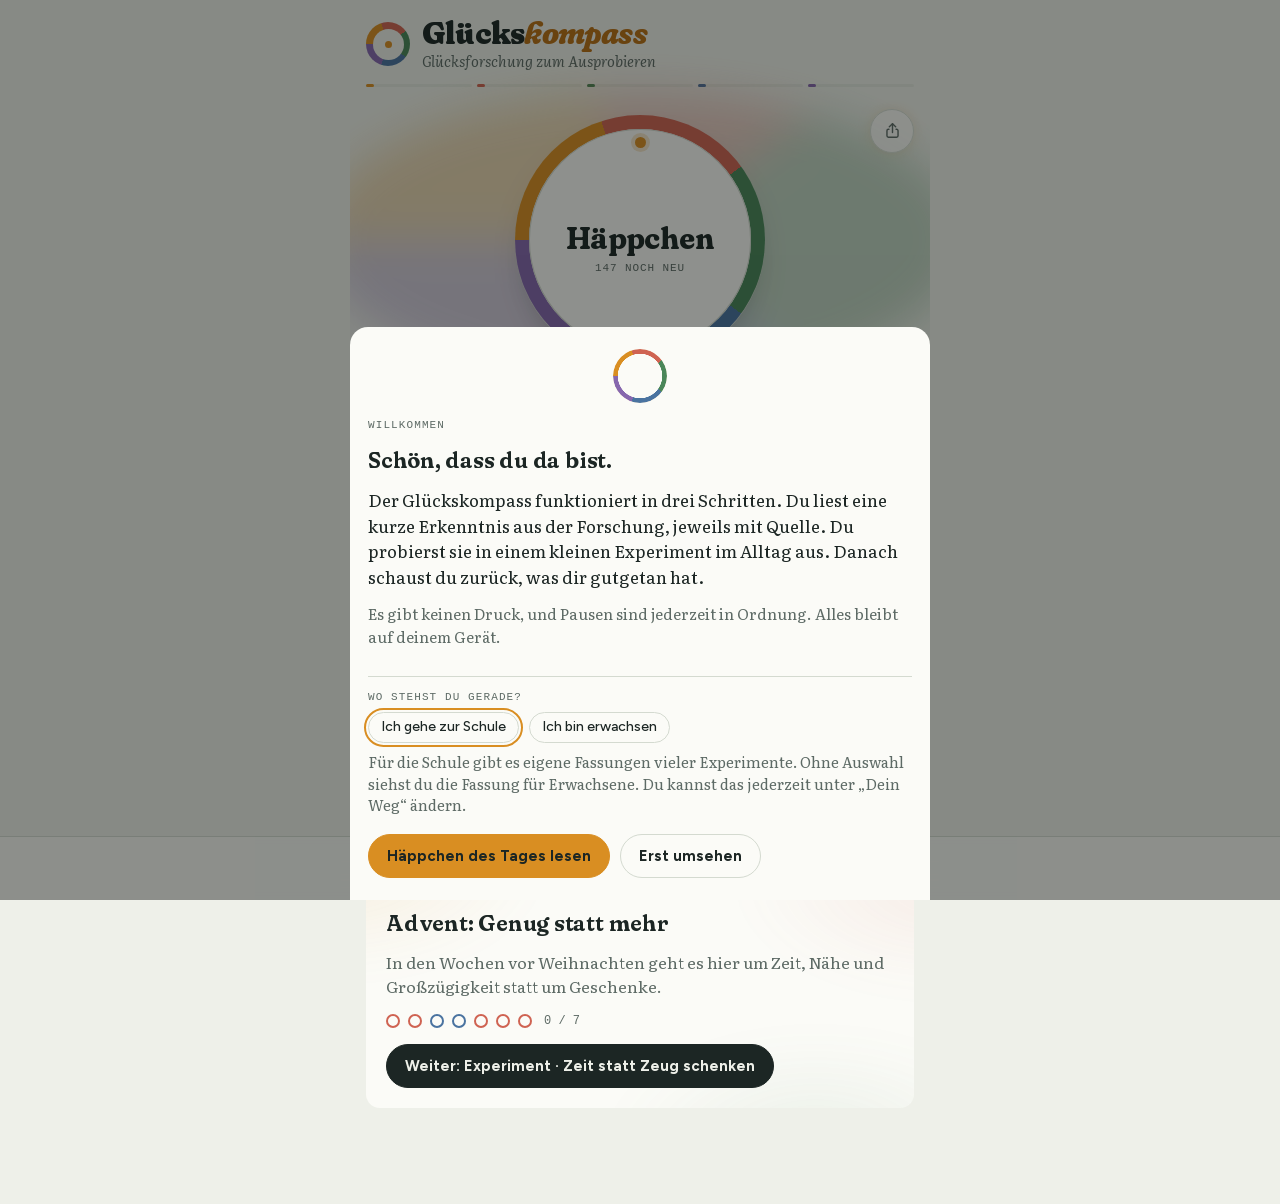
<file: glueckskompass/index.html>
<!doctype html><html lang="de"><head><meta charset="utf-8">
<meta name="viewport" content="width=device-width,initial-scale=1,viewport-fit=cover">
<meta name="apple-mobile-web-app-capable" content="yes"><meta name="mobile-web-app-capable" content="yes">
<meta name="apple-mobile-web-app-title" content="Glückskompass"><link rel="apple-touch-icon" sizes="180x180" href="https://wurstgott.github.io/fernweh/glueckskompass/apple-touch-icon.png"><meta property="og:image" content="https://wurstgott.github.io/fernweh/glueckskompass/icon-512.png"><meta property="og:image:width" content="512"><meta property="og:image:height" content="512"><meta property="og:url" content="https://wurstgott.github.io/fernweh/glueckskompass/"><meta property="og:type" content="website"><meta property="og:site_name" content="Glückskompass"><meta name="twitter:card" content="summary"><link rel="manifest" href="manifest.json"><meta name="apple-mobile-web-app-status-bar-style" content="default"><meta name="theme-color" media="(prefers-color-scheme: light)" content="#EEF0E9"><meta name="theme-color" media="(prefers-color-scheme: dark)" content="#111715">
<meta name="description" content="Jeden Tag ein Häppchen Glücksforschung."><meta name="author" content="Carlo Maximilian Engeländer"><meta name="copyright" content="© 2026 Carlo Maximilian Engeländer. Alle Rechte vorbehalten.">
<meta property="og:title" content="Glückskompass"><meta property="og:description" content="Jeden Tag ein Häppchen Glücksforschung.">
<link rel="icon" type="image/png" sizes="192x192" href="https://wurstgott.github.io/fernweh/glueckskompass/icon-192.png"><link rel="icon" type="image/png" sizes="512x512" href="https://wurstgott.github.io/fernweh/glueckskompass/icon-512.png"><link rel="shortcut icon" href="https://wurstgott.github.io/fernweh/glueckskompass/icon-192.png">
<style>:root{color-scheme:light;padding-top:env(safe-area-inset-top,0px);padding-bottom:env(safe-area-inset-bottom,0px)}body{margin:0}[hidden]{display:none!important}img{max-width:100%}</style>
<title>Glückskompass</title>
<meta name="claude:viewport-fit-sides" content="cover">
<link rel="preload" href="fonts/fraunces.woff" as="font" type="font/woff" crossorigin>
<link rel="preload" href="fonts/literata.woff" as="font" type="font/woff" crossorigin>
<style>
/* Schriften liegen bei der App selbst (Latin mit deutschen Zeichen, nur die genutzten Achsen) */
@font-face{font-family:"Fraunces";src:url("fonts/fraunces.woff") format("woff");font-weight:500 900;font-style:normal;font-display:swap}
@font-face{font-family:"Fraunces";src:url("fonts/fraunces-italic.woff") format("woff");font-weight:800;font-style:italic;font-display:swap}
@font-face{font-family:"Literata";src:url("fonts/literata.woff") format("woff");font-weight:400 500;font-style:normal;font-display:swap}
@font-face{font-family:"Literata";src:url("fonts/literata-italic.woff") format("woff");font-weight:400;font-style:italic;font-display:swap}
@font-face{font-family:"Figtree";src:url("fonts/figtree.woff") format("woff");font-weight:500 700;font-style:normal;font-display:swap}
/* Layout: eine ruhige App-Spalte wie ein Feldnotizbuch, unten fest die vier Bereiche. Ein Kompass aus fünf Farben als Herzstück. */
:root{--tx:32%;--mark:#B86E14;
  --paper:#EEF0E9;--card:#FBFBF7;--ink:#1C2624;--muted:#5D6A65;--line:#D4DAD0;--soft:#E3E7DE;
  --accent:#D98E22;--accent-soft:#F6E3C2;--on-accent:#1C2624;
  --c-ich:#D98E22;--c-wir:#CF6352;--c-welt:#4A8659;--c-sein:#4A73A0;--c-zeit:#8667AE;
  --ok:#3E7F52;--warn:#B5523F;
  --f-display:"Fraunces",Georgia,"Times New Roman",serif;
  --f-body:"Literata",Georgia,"Times New Roman",serif;
  --f-ui:"Figtree",ui-sans-serif,system-ui,sans-serif;
  --f-mono:ui-monospace,"SF Mono",Menlo,Consolas,monospace;
  --r:14px;
}
@media (prefers-color-scheme:dark){:root:not([data-theme="light"]){--tx:0%;--mark:#E9AE5C;--mark-ink:#ECEAE2;
  --paper:#111715;--card:#1A2220;--ink:#E6ECE5;--muted:#9AA8A1;--line:#2B3633;--soft:#222C29;--track:#4A5551;
  --accent:#F0AE47;--accent-soft:#3A2F1C;--on-accent:#1A1408;
  --c-ich:#F0AE47;--c-wir:#E78574;--c-welt:#79B988;--c-sein:#7FA5D3;--c-zeit:#B096D6;
  --ok:#79B988;--warn:#E78574;color-scheme:dark}}
:root[data-theme="dark"]{--tx:0%;--mark:#E9AE5C;--mark-ink:#ECEAE2;
  --paper:#111715;--card:#1A2220;--ink:#E6ECE5;--muted:#9AA8A1;--line:#2B3633;--soft:#222C29;--track:#4A5551;
  --accent:#F0AE47;--accent-soft:#3A2F1C;--on-accent:#1A1408;
  --c-ich:#F0AE47;--c-wir:#E78574;--c-welt:#79B988;--c-sein:#7FA5D3;--c-zeit:#B096D6;
  --ok:#79B988;--warn:#E78574;color-scheme:dark}
body{background:var(--paper);color:var(--ink);font-family:var(--f-body);font-size:17px;line-height:1.5;-webkit-tap-highlight-color:transparent}
body::before{content:"";position:fixed;inset:0 0 auto;height:env(safe-area-inset-top,0px);z-index:10;background:var(--paper)}
*{box-sizing:border-box}
button{font:inherit;color:inherit;cursor:pointer}
a{color:inherit}
:focus-visible{outline:2px solid var(--accent);outline-offset:2px;border-radius:6px}
.app{max-width:580px;margin:0 auto;min-height:100vh;padding-left:max(16px,env(safe-area-inset-left,0px));padding-right:max(16px,env(safe-area-inset-right,0px));padding-block:18px calc(96px + env(safe-area-inset-bottom,0px));display:flex;flex-direction:column;gap:22px}
header.top{display:grid;grid-template-columns:auto 1fr auto;align-items:center;column-gap:12px;row-gap:3px}
.logo{border:0;padding:0;cursor:pointer;grid-row:1/3;width:44px;height:44px;border-radius:50%;background:conic-gradient(from -90deg,var(--c-ich) 0 20%,var(--c-wir) 0 40%,var(--c-welt) 0 60%,var(--c-sein) 0 80%,var(--c-zeit) 0 100%);display:grid;place-items:center}
.logo span{width:31px;height:31px;border-radius:50%;background:var(--paper);display:grid;place-items:center}
.logo span::after{content:"";width:7px;height:7px;border-radius:50%;background:var(--accent)}
.titles{min-width:0;display:flex;flex-direction:column;gap:3px}
.mark{border:0;background:none;padding:0;color:inherit;text-align:left;cursor:pointer;justify-self:start;font-family:var(--f-display);font-weight:900;font-size:31px;letter-spacing:-.025em;line-height:1;font-variation-settings:"SOFT" 100,"opsz" 72}
.mark i{font-style:italic;font-weight:800;color:var(--accent)}
.tagline{grid-column:2/-1;font-family:var(--f-body);font-style:italic;font-size:14.5px;line-height:1.3;color:var(--muted);min-width:0;text-wrap:balance}
.pill{align-self:center;font-family:var(--f-mono);font-size:11px;letter-spacing:.06em;color:var(--muted);border:1px solid var(--line);border-radius:999px;padding:4px 9px;white-space:nowrap;font-variant-numeric:tabular-nums}
.pill:empty{display:none}
.rose{grid-column:1/-1;margin-top:10px;display:grid;grid-template-columns:repeat(5,1fr);gap:5px}
.rose b{height:3px;border-radius:3px;background:var(--soft);overflow:hidden;display:block}
.rose b{position:relative;overflow:visible;transition:opacity .6s,box-shadow .6s,transform .6s cubic-bezier(.3,.75,.2,1)}
.rose b i{display:block;height:100%;min-width:8px;background:var(--c);border-radius:3px;transition:width 1s cubic-bezier(.3,.75,.2,1),box-shadow .6s}
.rose[data-sel]:not([data-sel="alle"]) b{opacity:.35}
.rose[data-sel="ich"] b[data-k="ich"],.rose[data-sel="wir"] b[data-k="wir"],.rose[data-sel="welt"] b[data-k="welt"],.rose[data-sel="sein"] b[data-k="sein"],.rose[data-sel="zeit"] b[data-k="zeit"]{opacity:1;transform:scaleY(1.6);background:color-mix(in srgb,var(--c) 22%,var(--soft))}
.rose[data-sel="ich"] b[data-k="ich"] i,.rose[data-sel="wir"] b[data-k="wir"] i,.rose[data-sel="welt"] b[data-k="welt"] i,.rose[data-sel="sein"] b[data-k="sein"] i,.rose[data-sel="zeit"] b[data-k="zeit"] i{box-shadow:0 0 8px 1px color-mix(in srgb,var(--c) 70%,transparent)}
.rose b::after{content:"";position:absolute;inset:-3px 0;border-radius:6px;pointer-events:none;opacity:0;background:linear-gradient(90deg,transparent,color-mix(in srgb,var(--c) 70%,transparent),transparent);background-size:40% 100%;background-repeat:no-repeat;filter:blur(2px)}
.rose b.ping::after{animation:lsweep 1.1s cubic-bezier(.3,.7,.2,1)}
.rose b.up i{animation:lup 1.4s ease-out}
@keyframes lsweep{0%{opacity:1;background-position:-60% 0}100%{opacity:0;background-position:160% 0}}
@keyframes lup{30%{box-shadow:0 0 12px 2px color-mix(in srgb,var(--c) 80%,transparent)}}
@media (max-width:360px){.mark{font-size:26px}.tagline{font-size:14px}}
h2,.exp h4{font-family:var(--f-display);font-weight:650;font-variation-settings:"SOFT" 100;font-size:22px;letter-spacing:-.01em;margin:0;text-wrap:balance;line-height:1.2}
h3{font-family:var(--f-ui);font-weight:700;font-size:15px;letter-spacing:.02em;margin:0}
.label{font-family:var(--f-mono);font-size:11px;letter-spacing:.1em;text-transform:uppercase;color:var(--muted)}
.view{display:flex;flex-direction:column;gap:22px}
.muted{color:var(--muted)}
p{margin:0}

/* Kompass-Knopf */
.hero{display:flex;flex-direction:column;align-items:center;gap:14px;padding-top:6px}
.compass{position:relative;width:min(66vw,250px);aspect-ratio:1;max-width:100%;border:0;border-radius:50%;padding:0;background:conic-gradient(from -90deg,var(--s1) 0 20%,var(--s2) 0 40%,var(--s3) 0 60%,var(--s4) 0 80%,var(--s5) 0 100%);box-shadow:0 1px 0 var(--line),0 18px 40px -22px rgba(0,0,0,.45);transition:transform .25s}
.compass::after{content:"";position:absolute;inset:14px;border-radius:50%;background:var(--card);box-shadow:inset 0 0 0 1px var(--line)}
.compass .core{position:absolute;inset:14px;z-index:1;border-radius:50%;display:flex;flex-direction:column;align-items:center;justify-content:center;gap:6px}
.compass .core b{font-family:var(--f-display);font-weight:700;font-variation-settings:"SOFT" 100;font-size:clamp(24px,7vw,30px);letter-spacing:-.02em;line-height:1}
.compass .core span{font-family:var(--f-mono);font-size:11px;letter-spacing:.08em;text-transform:uppercase;color:var(--muted)}
.compass .orbit{position:absolute;inset:22px;z-index:1;border-radius:50%;transform:rotate(var(--na,0deg));transition:transform .9s cubic-bezier(.3,1.12,.5,1);pointer-events:none}
.compass .orbit i{position:absolute;left:50%;top:0;width:11px;height:11px;margin-left:-5.5px;border-radius:50%;background:var(--nc,var(--accent));box-shadow:0 0 0 4px color-mix(in srgb,var(--nc,var(--accent)) 22%,transparent);transition:background .5s,box-shadow .5s}
.ccat{font-style:normal;font-family:var(--f-ui);font-weight:700;font-size:12px;letter-spacing:.14em;text-transform:uppercase;color:var(--nc,var(--accent));min-height:15px;transition:color .5s}
.ccat.pop{animation:ccatIn .5s cubic-bezier(.2,.7,.2,1)}
@keyframes ccatIn{from{opacity:0;transform:translateY(5px)}}
.compass:active{transform:scale(.97)}
@media (prefers-reduced-motion:no-preference){.compass.breath{animation:breath 5.5s ease-in-out infinite}.compass.spin{animation:spin .7s cubic-bezier(.3,.7,.3,1)}}
@keyframes breath{50%{transform:scale(1.025)}}
@keyframes spin{from{transform:rotate(0)}to{transform:rotate(360deg)}}
.hero p{font-size:15px;color:var(--muted);text-align:center;max-width:34ch}

.chips{display:flex;flex-wrap:wrap;gap:8px}
.chip{border:1px solid var(--line);background:var(--card);border-radius:999px;padding:6px 12px;font-family:var(--f-ui);font-weight:500;font-size:14px;display:inline-flex;align-items:center;gap:7px;line-height:1.2}
.chip[aria-pressed="true"]{background:var(--ink);color:var(--paper);border-color:var(--ink)}
.dot{width:9px;height:9px;border-radius:50%;flex:none;background:var(--c)}

/* Karte */
.card{background:var(--card);border:1px solid var(--line);border-radius:var(--r);padding:20px;display:flex;flex-direction:column;gap:14px;min-width:0}
.bite{border-top:6px solid var(--c)}
@keyframes rise{from{transform:translateY(10px);opacity:.4}to{transform:none;opacity:1}}
.meta{display:flex;flex-wrap:wrap;gap:8px 14px;align-items:center;font-family:var(--f-mono);font-size:11.5px;letter-spacing:.06em;text-transform:uppercase;color:var(--muted)}
.meta .catn{display:inline-flex;gap:7px;align-items:center;color:var(--ink)}
.ev{display:inline-flex;gap:6px;align-items:center}
.ev i{display:inline-flex;gap:3px}
.ev i b{width:7px;height:7px;border-radius:2px;background:var(--line)}
.ev i b.on{background:var(--ink)}
.bite h2{font-size:28px;font-weight:760;letter-spacing:-.02em;line-height:1.12;font-optical-sizing:auto}
.bite .body{font-size:18px;line-height:1.55;max-width:65ch}
.caveat{font-family:var(--f-mono);font-size:12.5px;line-height:1.55;color:var(--muted);border-left:2px solid var(--line);padding-left:12px}
.take{background:var(--accent-soft);border-radius:10px;padding:12px 14px;font-style:italic}
button.tap{display:block;width:100%;text-align:left;font:inherit;color:inherit;border-top:0;border-right:0;border-bottom:0;cursor:pointer;position:relative;-webkit-tap-highlight-color:transparent;transition:transform .2s cubic-bezier(.2,.7,.2,1),box-shadow .35s,background-color .35s}
button.take.tap{border-left:0;font-style:italic;font-family:var(--f-body,inherit)}
button.caveat.tap{background:transparent;border-radius:0 8px 8px 0;font-family:var(--f-mono);font-size:12.5px;line-height:1.55;color:var(--muted);padding:4px 12px}
.tap .more{display:block;margin-top:8px;font-family:var(--f-ui);font-style:normal;font-weight:600;font-size:12.5px;letter-spacing:.02em;color:var(--c);opacity:.85}
.take.tap::after{content:"";position:absolute;inset:0;border-radius:inherit;pointer-events:none;box-shadow:0 0 0 1px color-mix(in srgb,var(--c) 22%,transparent),0 0 18px -6px color-mix(in srgb,var(--c) 55%,transparent);animation:tapbreath 4.5s ease-in-out infinite}
@keyframes tapbreath{50%{box-shadow:0 0 0 1px color-mix(in srgb,var(--c) 35%,transparent),0 0 26px -4px color-mix(in srgb,var(--c) 60%,transparent)}}
button.tap:active,button.tap.lit{transform:scale(.985)}
button.tap.lit{box-shadow:0 0 0 2px color-mix(in srgb,var(--c) 60%,transparent),0 0 34px 4px color-mix(in srgb,var(--c) 45%,transparent)}
button.caveat.tap.lit{border-left-color:var(--c);background:color-mix(in srgb,var(--c) 8%,transparent)}
.deep .dhead{position:relative;padding:4px 0 2px}
.deep .dorb{position:absolute;right:-6px;top:-18px;width:120px;height:120px;border-radius:50%;pointer-events:none;background:radial-gradient(closest-side,color-mix(in srgb,var(--c) 55%,transparent),color-mix(in srgb,var(--c) 18%,transparent) 55%,transparent);filter:blur(10px);animation:dorb 6s ease-in-out infinite;z-index:0}
@keyframes dorb{50%{transform:scale(1.18) translate(-6px,6px);opacity:.75}}
.deep .dhead>*{position:relative;z-index:1}
.deep .dtip{font-style:italic;font-size:18px;line-height:1.55}
.deep h3{margin-top:22px}
.dgo{display:flex;gap:12px;align-items:center;width:100%;text-align:left;border:1px solid var(--line);background:var(--card);border-radius:14px;padding:12px 14px;font:inherit;color:inherit;margin-top:8px;position:relative;overflow:hidden}
.dgo .dd{width:30px;height:30px;flex:none;border-radius:50%;background:radial-gradient(circle at 35% 35%,color-mix(in srgb,var(--c) 30%,white),var(--c));box-shadow:0 0 16px -2px color-mix(in srgb,var(--c) 70%,transparent);animation:gpulse 3.5s ease-in-out infinite}
.dgo span.tx{display:flex;flex-direction:column;gap:2px;flex:1}
.dgo small{font-family:var(--f-mono);font-size:11px;letter-spacing:.06em;text-transform:uppercase;color:var(--muted)}
.dgo b{font-family:var(--f-ui);font-size:15px;line-height:1.3}
.dgo i{font-style:normal;color:var(--muted)}
.evscale{display:flex;flex-direction:column;gap:8px;margin-top:10px}
.evscale div{display:flex;flex-direction:column;gap:4px;padding:10px 12px;border-radius:12px;border:1px solid var(--line);color:var(--muted)}
.evscale div:not(.on) .ev i b.on{background:var(--muted)}
.evscale div.on{color:var(--ink);border-color:var(--c);box-shadow:0 0 22px -6px color-mix(in srgb,var(--c) 70%,transparent);background:color-mix(in srgb,var(--c) 7%,var(--card))}
.evscale .ev{font-family:var(--f-mono);font-size:12px}
.evscale p{margin:0;font-size:14.5px;line-height:1.45}
.take b{font-style:normal;font-family:var(--f-ui);font-weight:700;font-size:13px;letter-spacing:.04em;display:block;margin-bottom:2px}
.src{font-family:var(--f-mono);font-size:12px;color:var(--muted);display:flex;gap:6px;align-items:baseline;flex-wrap:wrap}
.src a{color:var(--ink);text-underline-offset:3px}
.links{display:flex;flex-wrap:wrap;gap:8px}
.bite .links .chip{position:relative;border-color:color-mix(in srgb,var(--c) 35%,var(--line));box-shadow:0 0 16px -8px color-mix(in srgb,var(--c) 80%,transparent);animation:chipbreath 4.5s ease-in-out infinite}
.bite .links .chip:nth-child(2){animation-delay:-2.2s}
@keyframes chipbreath{50%{box-shadow:0 0 22px -6px color-mix(in srgb,var(--c) 80%,transparent)}}
.bite .links .chip.lit{transform:scale(.97);background:color-mix(in srgb,var(--c) 12%,var(--card));box-shadow:0 0 0 2px color-mix(in srgb,var(--c) 55%,transparent),0 0 30px 2px color-mix(in srgb,var(--c) 45%,transparent)}
.bite .src a{border-radius:6px;padding:1px 3px;margin:-1px -3px;transition:background-color .3s,box-shadow .3s}
.bite .src a:active{background:color-mix(in srgb,var(--c) 12%,transparent);box-shadow:0 0 18px -4px color-mix(in srgb,var(--c) 60%,transparent)}
.row{display:flex;gap:10px;flex-wrap:wrap;align-items:center}
.btn{border:1px solid var(--ink);background:transparent;border-radius:999px;padding:10px 18px;font-family:var(--f-ui);font-weight:700;font-size:15px;line-height:1.2}
.btn.primary{background:var(--ink);color:var(--paper)}
.btn.accent{background:var(--accent);border-color:var(--accent);color:var(--on-accent)}
.btn.ghost{border-color:var(--line)}
.btn:disabled{opacity:.4;cursor:default}
.linkbtn{border:0;background:none;padding:0;font-family:var(--f-ui);font-weight:500;font-size:14px;text-decoration:underline;text-underline-offset:3px;color:var(--muted)}

.list{display:flex;flex-direction:column;border-top:1px solid var(--line)}
.li{display:flex;gap:12px;align-items:center;padding:12px 2px;border-bottom:1px solid var(--line);background:none;border-left:0;border-right:0;border-top:0;text-align:left;width:100%;min-width:0}
.li .tx{flex:1;min-width:0}
.li .tx b{font-family:var(--f-ui);font-weight:500;font-size:16px;display:block;line-height:1.3}
.li .tx small{font-family:var(--f-mono);font-size:11.5px;color:var(--muted)}
.li .aside{font-family:var(--f-mono);font-size:11.5px;color:var(--muted);white-space:nowrap}
.sec{display:flex;flex-direction:column;gap:12px}
.sec-h{display:flex;justify-content:space-between;align-items:baseline;gap:10px}

/* Begriffe */
.tcard{position:relative;isolation:isolate;overflow:hidden}
.tcard.quizzing .tnote,.tcard.quizzing .kx{display:none}
.stufen{display:flex;gap:3px;height:8px;border-radius:99px;overflow:hidden;margin-top:2px}
.stufen span{display:block;height:100%;border-radius:99px;transform-origin:left}
.s4{background:var(--accent);box-shadow:0 0 10px -1px color-mix(in srgb,var(--accent) 60%,transparent)}
.s3{background:color-mix(in srgb,var(--accent) 62%,var(--soft))}
.s2{background:color-mix(in srgb,var(--accent) 42%,var(--soft))}
.s1{background:color-mix(in srgb,var(--accent) 24%,var(--soft))}
.s0{background:var(--track,var(--soft))}
.stufk{display:flex;gap:16px;flex-wrap:wrap;font-family:var(--f-mono);font-size:11px;letter-spacing:.04em;color:var(--muted);margin-top:-4px}
.stufk span{display:inline-flex;align-items:center;gap:6px}
.stufk i{width:8px;height:8px;border-radius:50%}
.stufk i.s0{box-shadow:inset 0 0 0 1px var(--line)}
.kx{margin:2px 0 0;font-size:15.5px;line-height:1.45;color:var(--muted)}
.tmist{position:absolute;inset:-40%;z-index:-1;pointer-events:none;background:radial-gradient(30% 30% at 22% 28%,color-mix(in srgb,var(--accent) 34%,transparent),transparent 70%),radial-gradient(30% 34% at 80% 20%,color-mix(in srgb,var(--c-sein) 20%,transparent),transparent 70%),radial-gradient(34% 30% at 70% 85%,color-mix(in srgb,var(--c-zeit) 18%,transparent),transparent 70%);filter:blur(22px);opacity:.6}
.thead{display:flex;gap:18px;align-items:center}
.tring{--sz:96px;flex:none;width:var(--sz);height:var(--sz);border-radius:50%;position:relative;display:grid;place-items:center}
.tring::before,.tring::after{content:"";position:absolute;inset:0;border-radius:50%;background:conic-gradient(from -90deg,var(--c-ich),var(--c-wir),var(--c-welt),var(--c-sein),var(--c-zeit),var(--c-ich));-webkit-mask:radial-gradient(closest-side,transparent 78%,#000 80%);mask:radial-gradient(closest-side,transparent 78%,#000 80%)}
.tring::before{opacity:.22}
.tring::after{-webkit-mask:radial-gradient(closest-side,transparent 78%,#000 80%),conic-gradient(from -90deg,#000 var(--p),transparent 0);-webkit-mask-composite:source-in;mask:radial-gradient(closest-side,transparent 78%,#000 80%) intersect,conic-gradient(from -90deg,#000 var(--p),transparent 0);filter:drop-shadow(0 0 6px color-mix(in srgb,var(--accent) 70%,transparent))}
.thalo{position:absolute;inset:-14px;border-radius:50%;background:radial-gradient(closest-side,color-mix(in srgb,var(--accent) 30%,transparent),color-mix(in srgb,var(--c-wir) 12%,transparent) 60%,transparent);filter:blur(8px);z-index:-1}
.tin{display:flex;flex-direction:column;align-items:center;line-height:1}
.tin b{font-family:var(--f-display);font-size:30px;font-weight:800}
.tin small{font-family:var(--f-mono);font-size:10.5px;letter-spacing:.08em;color:var(--muted);margin-top:4px;text-transform:uppercase}
.ttx{display:flex;flex-direction:column;gap:6px;min-width:0}
.ttx h3{margin:0}
.ttx p{margin:0;font-size:15.5px;line-height:1.45;color:var(--muted);text-wrap:pretty}
.tdue{display:flex;flex-wrap:wrap;gap:9px;padding:2px 2px 0}
.tdue i{width:11px;height:11px;border-radius:50%;background:radial-gradient(circle at 35% 35%,color-mix(in srgb,var(--c) 35%,white),var(--c));box-shadow:0 0 10px -1px color-mix(in srgb,var(--c) 75%,transparent)}
.tgo{box-shadow:0 0 22px -6px color-mix(in srgb,var(--accent) 80%,transparent)}
.tnote{margin:0;font-family:var(--f-mono);font-size:11.5px;line-height:1.5;color:var(--muted);letter-spacing:.01em}
@media (prefers-reduced-motion:no-preference){.thalo{animation:thalo 5s ease-in-out infinite}.tdue i{animation:tdot 3.2s ease-in-out var(--d) infinite}#main.anim .tring{animation:tfill 1.3s .15s cubic-bezier(.2,.7,.2,1) both}.tgo{animation:tgo 3.6s ease-in-out infinite}}
@keyframes tfill{from{--p:0%}}
@keyframes thalo{50%{transform:scale(1.12);opacity:.7}}
@keyframes tdot{50%{transform:scale(1.25);box-shadow:0 0 16px 1px color-mix(in srgb,var(--c) 70%,transparent)}}
@keyframes tgo{50%{box-shadow:0 0 30px -2px color-mix(in srgb,var(--accent) 75%,transparent)}}
.meter{height:8px;border-radius:99px;background:var(--soft);overflow:hidden}
.meter span{display:block;height:100%;background:var(--accent);border-radius:99px;transition:width .4s}
.boxes{display:inline-flex;gap:3px}
.boxes b{width:6px;height:14px;border-radius:2px;background:var(--line)}
.boxes b.on{background:var(--c)}
.term-def{font-size:16px;padding:0 2px 14px 23px;display:flex;flex-direction:column;gap:6px}
.term-def em{color:var(--muted)}
.quiz h2{font-size:21px}
.opts{display:flex;flex-direction:column;gap:8px}
.opt{text-align:left;border:1px solid var(--line);background:var(--paper);border-radius:10px;padding:12px 14px;font-family:var(--f-body);font-size:16px;line-height:1.4}
.opt.right{border-color:var(--ok);box-shadow:inset 0 0 0 1px var(--ok)}
.opt.wrong{border-color:var(--warn);box-shadow:inset 0 0 0 1px var(--warn);opacity:.8}
.qhead{display:flex;justify-content:space-between;gap:10px}
.fb{font-family:var(--f-ui);font-weight:700}
.fb.ok{color:var(--ok)}.fb.no{color:var(--warn)}

/* Experimente */
.exp{border-left:6px solid var(--c)}
.exp h2,.exp h4{font-size:20px}
.dur{font-family:var(--f-mono);font-size:11.5px;letter-spacing:.06em;text-transform:uppercase;color:var(--muted)}
.steps{margin:0;padding-left:20px;display:flex;flex-direction:column;gap:6px;font-size:16px}
.prog{display:flex;flex-direction:column;gap:6px}

/* Weg */
.tiles{display:grid;grid-template-columns:repeat(3,1fr);gap:10px}
.tile{background:var(--card);border:1px solid var(--line);border-radius:12px;padding:12px;display:flex;flex-direction:column;gap:2px;min-width:0}
.tile b{font-family:var(--f-display);font-weight:700;font-variation-settings:"SOFT" 100;font-size:28px;line-height:1.1;font-variant-numeric:tabular-nums}
.tile span{font-family:var(--f-mono);font-size:10.5px;letter-spacing:.06em;text-transform:uppercase;color:var(--muted)}
.wayfirst{margin:0;background:var(--card);border:1px solid var(--line);border-radius:12px;padding:14px 16px;font-size:16.5px;line-height:1.5}
.bal{display:flex;flex-direction:column;gap:10px}
.balrow{display:grid;grid-template-columns:110px 1fr 34px;gap:10px;align-items:center;font-family:var(--f-ui);font-size:14px}
.balrow .bar{height:10px;background:var(--soft);border-radius:99px;overflow:hidden}
.balrow .bar span{display:block;height:100%;background:var(--c);border-radius:99px}
.balrow em{font-style:normal;font-family:var(--f-mono);font-size:12px;color:var(--muted);text-align:right;font-variant-numeric:tabular-nums}
.journal{display:flex;flex-direction:column;gap:10px}
.jr{border-left:3px solid var(--c);padding:2px 0 2px 12px;display:flex;flex-direction:column;gap:2px}
.jr b{font-family:var(--f-ui);font-weight:700;font-size:15px}
.jr small{font-family:var(--f-mono);font-size:11px;color:var(--muted)}
.about{font-size:16px;display:flex;flex-direction:column;gap:10px}
.legend{display:flex;flex-direction:column;gap:6px;font-size:15px}
.gift{background:var(--card);border:1px dashed var(--accent);border-radius:var(--r);padding:16px 18px;display:flex;flex-direction:column;gap:8px;align-items:flex-start}
.gift b{font-family:var(--f-ui);font-weight:700;font-size:17px}
.gift span{font-size:16px;color:var(--muted)}
.empty{font-size:15px;color:var(--muted);border:1px dashed var(--line);border-radius:12px;padding:14px}

/* Tabs */
nav.tabs{position:fixed;left:0;right:0;bottom:0;z-index:20;background:var(--card);border-top:1px solid var(--line);padding-bottom:env(safe-area-inset-bottom,0px);padding-left:max(8px,env(safe-area-inset-left,0px));padding-right:max(8px,env(safe-area-inset-right,0px))}
nav.tabs .in{max-width:580px;margin:0 auto;display:grid;grid-template-columns:repeat(4,1fr)}
nav.tabs button{border:0;background:none;padding:10px 4px 9px;display:flex;flex-direction:column;align-items:center;gap:3px;font-family:var(--f-ui);font-weight:500;font-size:12.5px;color:var(--muted);position:relative}
nav.tabs button svg{width:22px;height:22px}
nav.tabs button[aria-current="page"]{color:var(--ink)}
nav.tabs button[aria-current="page"]::before{content:"";position:absolute;top:0;left:30%;right:30%;height:3px;border-radius:0 0 3px 3px;background:var(--accent)}
nav.tabs .badge{position:absolute;top:6px;left:calc(50% + 8px);min-width:16px;height:16px;border-radius:8px;background:var(--accent);color:var(--on-accent);font-family:var(--f-mono);font-size:10px;line-height:16px;padding:0 4px}

/* Blatt (Modal) */
.sheet{position:fixed;inset:0;z-index:30;background:rgba(10,14,13,.45);display:flex;align-items:flex-end;justify-content:center}
.sheet .panel{background:var(--card);width:100%;max-width:580px;max-height:88%;overflow:auto;overscroll-behavior:contain;border-radius:18px 18px 0 0;padding:22px max(18px,env(safe-area-inset-left,0px)) calc(22px + env(safe-area-inset-bottom,0px));display:flex;flex-direction:column;gap:14px;animation:up .25s ease-out}
@media (prefers-reduced-motion:reduce){.sheet .panel{animation:none}}
@keyframes up{from{transform:translateY(30px);opacity:.5}to{transform:none;opacity:1}}
.close{align-self:flex-end;border:0;background:var(--soft);border-radius:999px;padding:6px 12px;font-family:var(--f-ui);font-size:13px}
textarea{width:100%;min-height:90px;border:1px solid var(--line);border-radius:10px;background:var(--paper);color:var(--ink);font:inherit;font-size:16px;padding:10px 12px;resize:vertical}
.moods{display:flex;gap:8px;flex-wrap:wrap}
.toast{position:fixed;left:50%;width:max-content;bottom:calc(84px + env(safe-area-inset-bottom,0px));transform:translateX(-50%);z-index:40;background:var(--ink);color:var(--paper);border-radius:999px;padding:9px 16px;font-family:var(--f-ui);font-size:14px;max-width:calc(100% - 32px)}
@media (max-width:380px){.balrow{grid-template-columns:90px 1fr 30px}.tile b{font-size:24px}}

/* Bewegung: ruhig, kurz, nur wo sie etwas erzählt */
.btn,.chip,.opt,.li,.close,.linkbtn{transition:transform .18s cubic-bezier(.2,.7,.2,1),background-color .25s,color .25s,border-color .25s,box-shadow .25s}
.btn:active,.chip:active,.opt:active,.close:active{transform:scale(.97)}
@media (hover:hover){.li:hover{transform:translateX(3px)}.opt:hover:not(:disabled){border-color:var(--muted)}.compass:hover{box-shadow:0 1px 0 var(--line),0 22px 46px -20px rgba(0,0,0,.5)}}
nav.tabs button svg{transition:transform .3s cubic-bezier(.2,.7,.2,1)}
nav.tabs button[aria-current="page"] svg{transform:translateY(-1px) scale(1.08)}
@media (prefers-reduced-motion:no-preference){
 #main.anim .view>*{animation:fadeUp .55s cubic-bezier(.2,.7,.2,1) both}
 #main.anim .view>.bite{animation:biteIn .75s cubic-bezier(.2,.8,.2,1) both}
 .morph #main.anim .view>.bite{animation:none}
 #main.anim .bite>*:not(.bglow){animation:revealIn .75s cubic-bezier(.2,.8,.2,1) both}
 #main.anim .bite>*:nth-child(2){animation-delay:.10s}#main.anim .bite>*:nth-child(3){animation-delay:.17s}#main.anim .bite>*:nth-child(4){animation-delay:.24s}#main.anim .bite>*:nth-child(5){animation-delay:.31s}#main.anim .bite>*:nth-child(6){animation-delay:.38s}#main.anim .bite>*:nth-child(7){animation-delay:.44s}#main.anim .bite>*:nth-child(n+8){animation-delay:.5s}
 .morph #main.anim .bite>h2{animation:none}
 #main.anim .bglow{animation:bglowIn 1.6s ease-out both}
 #main.anim .view>*:nth-child(2){animation-delay:.07s}#main.anim .view>*:nth-child(3){animation-delay:.14s}#main.anim .view>*:nth-child(4){animation-delay:.21s}#main.anim .view>*:nth-child(n+5){animation-delay:.28s}
 #main.anim .list>*,#main.anim .opts>*{animation:fadeUp .45s cubic-bezier(.2,.7,.2,1) both}
 #main.anim .list>*:nth-child(1),#main.anim .opts>*:nth-child(1){animation-delay:0.155s}#main.anim .list>*:nth-child(2),#main.anim .opts>*:nth-child(2){animation-delay:0.190s}#main.anim .list>*:nth-child(3),#main.anim .opts>*:nth-child(3){animation-delay:0.225s}#main.anim .list>*:nth-child(4),#main.anim .opts>*:nth-child(4){animation-delay:0.260s}#main.anim .list>*:nth-child(5),#main.anim .opts>*:nth-child(5){animation-delay:0.295s}#main.anim .list>*:nth-child(6),#main.anim .opts>*:nth-child(6){animation-delay:0.330s}#main.anim .list>*:nth-child(7),#main.anim .opts>*:nth-child(7){animation-delay:0.365s}#main.anim .list>*:nth-child(8),#main.anim .opts>*:nth-child(8){animation-delay:0.400s}#main.anim .list>*:nth-child(9),#main.anim .opts>*:nth-child(9){animation-delay:0.435s}#main.anim .list>*:nth-child(10),#main.anim .opts>*:nth-child(10){animation-delay:0.470s}#main.anim .list>*:nth-child(11),#main.anim .opts>*:nth-child(11){animation-delay:0.505s}#main.anim .list>*:nth-child(12),#main.anim .opts>*:nth-child(12){animation-delay:0.540s}#main.anim .list>*:nth-child(13),#main.anim .opts>*:nth-child(13){animation-delay:0.575s}#main.anim .list>*:nth-child(14),#main.anim .opts>*:nth-child(14){animation-delay:0.610s}
 #main.animq .quiz{animation:fadeUp .4s cubic-bezier(.2,.7,.2,1) both}
 #main.anim .meter span,#main.anim .balrow .bar span{animation:grow 1s .25s cubic-bezier(.2,.7,.2,1) both;transform-origin:left}
 #main.anim .boxes b.on{animation:fadeIn .4s both;animation-delay:calc(.3s + var(--k,0)*.05s)}
 .rose.grow b i{animation:grow 1.1s cubic-bezier(.2,.7,.2,1) both;transform-origin:left}
 .rose.grow b:nth-child(2) i{animation-delay:.06s}.rose.grow b:nth-child(3) i{animation-delay:.12s}.rose.grow b:nth-child(4) i{animation-delay:.18s}.rose.grow b:nth-child(5) i{animation-delay:.24s}
 .logo{animation:logoIn 1.2s cubic-bezier(.2,.7,.2,1) both}
 .opt.right{animation:pop .45s cubic-bezier(.2,.7,.2,1)}
 .opt.wrong{animation:shake .4s}
 .fb,.take{animation:fadeIn .4s both}
 .sheet{animation:fadeIn .25s both}
 .toast{animation:toastIn .35s cubic-bezier(.2,.7,.2,1) both}
 .toast.out{animation:toastOut .3s ease-in both}
 nav.tabs button[aria-current="page"]::before{animation:tabIn .35s cubic-bezier(.2,.7,.2,1) both}
 #save[aria-pressed="true"]{animation:pop .4s cubic-bezier(.2,.7,.2,1)}
 .compass.spin .core{animation:coreSpin .7s cubic-bezier(.3,.7,.3,1)}
}
@keyframes biteIn{from{opacity:0;transform:translate3d(0,14px,0)}}
@keyframes revealIn{from{opacity:0;transform:translate3d(0,8px,0)}}
@keyframes bglowIn{0%{opacity:0}40%{opacity:.7}100%{opacity:.32}}
@keyframes fadeUp{from{opacity:0;transform:translateY(10px)}to{opacity:1;transform:none}}
@keyframes fadeIn{from{opacity:0}}
@keyframes grow{from{transform:scaleX(0)}}
@keyframes pop{40%{opacity:.75}}
@keyframes shake{20%{transform:translateX(-5px)}50%{transform:translateX(4px)}80%{transform:translateX(-2px)}}
@keyframes toastIn{from{opacity:0;transform:translate(-50%,12px)}}
@keyframes toastOut{to{opacity:0;transform:translate(-50%,8px)}}
@keyframes tabIn{from{transform:scaleX(0)}}
@keyframes logoIn{from{transform:rotate(-50deg);opacity:0}}
@keyframes coreSpin{to{transform:rotate(-360deg)}}

/* Aura: Licht, das sich nach außen verliert */
.cwrap{position:relative;display:grid;place-items:center;isolation:isolate}
.cwrap:has(.sharehome){width:100%}
.sharehome{position:absolute;top:-4px;right:0;z-index:3;width:40px;height:40px;border-radius:50%;border:1px solid var(--line);background:color-mix(in srgb,var(--card) 85%,transparent);color:var(--muted);display:grid;place-items:center;cursor:pointer;box-shadow:0 0 18px -8px color-mix(in srgb,var(--accent) 60%,transparent);transition:color .3s,border-color .3s,transform .2s;-webkit-tap-highlight-color:transparent}
.sharehome svg{width:19px;height:19px}
.sharehome:hover,.sharehome:active{color:var(--accent);border-color:color-mix(in srgb,var(--accent) 45%,var(--line))}
.sharehome:active{transform:scale(.94)}
.halo{position:absolute;inset:-9%;border-radius:50%;z-index:-1;background:conic-gradient(from -90deg,var(--s1) 0 20%,var(--s2) 0 40%,var(--s3) 0 60%,var(--s4) 0 80%,var(--s5) 0 100%);filter:blur(22px);opacity:.28}
#fx{position:fixed;inset:0;pointer-events:none;z-index:25;overflow:hidden}
#fx .ring{position:fixed;border-radius:50%;background:conic-gradient(from -90deg,var(--s1) 0 20%,var(--s2) 0 40%,var(--s3) 0 60%,var(--s4) 0 80%,var(--s5) 0 100%);-webkit-mask:radial-gradient(farthest-side,transparent calc(100% - 7px),#000 calc(100% - 6px));mask:radial-gradient(farthest-side,transparent calc(100% - 7px),#000 calc(100% - 6px));filter:blur(3px)}
#fx .glow{position:fixed}
#fx .aura{position:fixed;border-radius:50%;filter:blur(10px);mix-blend-mode:normal}
#fx .aura.core{filter:blur(4px)}
#fx .aring{position:fixed;border-radius:50%;border:2px solid;box-sizing:border-box}
#fx .spark{position:fixed;border-radius:50%}
button.tap::before{content:"";position:absolute;inset:0;border-radius:inherit;pointer-events:none;background:radial-gradient(circle at var(--x,50%) var(--y,50%),color-mix(in srgb,var(--c) 38%,transparent),color-mix(in srgb,var(--c) 10%,transparent) 45%,transparent 75%);opacity:0;transition:opacity .45s}
button.tap.lit::before{opacity:1}
.btn,.chip,.opt,nav.tabs button,.li{position:relative;overflow:hidden}
.ripple{position:absolute;border-radius:50%;background:currentColor;pointer-events:none}
@media (prefers-reduced-motion:no-preference){
 .halo{animation:halo 6s ease-in-out infinite}
 .cwrap:has(.compass.spin) .halo{animation:haloBurst 1s cubic-bezier(.2,.7,.2,1) both}
}
@keyframes halo{0%,100%{opacity:.22;transform:scale(.98) rotate(0)}50%{opacity:.4;transform:scale(1.05) rotate(25deg)}}
@keyframes haloBurst{0%{opacity:.35;transform:scale(1)}35%{opacity:.75;transform:scale(1.12)}100%{opacity:.3;transform:scale(1.02)}}
:root[data-theme="dark"] .halo{opacity:.35}

.backlink{align-self:flex-start;border:0;background:none;padding:2px 0;font-family:var(--f-ui);font-weight:600;font-size:14px;color:var(--muted);text-align:left;cursor:pointer}
.backlink:hover{color:var(--ink)}
.bite{touch-action:pan-y}
.swipehint{font-family:var(--f-mono);font-size:11px;letter-spacing:.06em;color:var(--muted);text-align:center;opacity:.75}

@property --s1{syntax:"<color>";inherits:true;initial-value:#D98E22}
@property --s2{syntax:"<color>";inherits:true;initial-value:#CF6352}
@property --s3{syntax:"<color>";inherits:true;initial-value:#4A8659}
@property --s4{syntax:"<color>";inherits:true;initial-value:#4A73A0}
@property --s5{syntax:"<color>";inherits:true;initial-value:#8667AE}
:root{--s1:var(--c-ich);--s2:var(--c-wir);--s3:var(--c-welt);--s4:var(--c-sein);--s5:var(--c-zeit);transition:--s1 .7s,--s2 .7s,--s3 .7s,--s4 .7s,--s5 .7s}

/* Richtungen als Farbstufen */
.dirs{display:grid;grid-template-columns:repeat(6,1fr);gap:4px;margin-top:-4px}
.dir{border:0;background:none;padding:6px 0 4px;display:flex;flex-direction:column;align-items:center;gap:7px;border-radius:12px;color:var(--muted);font-family:var(--f-ui);font-weight:600;font-size:11.5px;line-height:1.15;text-align:center;--c:var(--ink)}
.dial{width:30px;height:30px;border-radius:50%;box-shadow:inset 0 0 0 2.5px var(--c);display:grid;place-items:center;transition:transform .4s cubic-bezier(.2,.8,.2,1),box-shadow .35s,background .35s}
.dial::after{content:"";width:8px;height:8px;border-radius:50%;background:var(--c);transform:scale(0);transition:transform .35s cubic-bezier(.2,.8,.2,1)}
.dial.all{background:conic-gradient(from -90deg,var(--c-ich) 0 20%,var(--c-wir) 0 40%,var(--c-welt) 0 60%,var(--c-sein) 0 80%,var(--c-zeit) 0 100%);box-shadow:none;-webkit-mask:radial-gradient(farthest-side,transparent calc(100% - 3px),#000 calc(100% - 2.5px));mask:radial-gradient(farthest-side,transparent calc(100% - 3px),#000 calc(100% - 2.5px))}
.dir[aria-pressed="true"]{color:var(--ink)}
.dir[aria-pressed="true"] .dial{background:var(--c);box-shadow:inset 0 0 0 2.5px var(--c),0 0 0 4px color-mix(in srgb,var(--c) 22%,transparent);transform:scale(1.08)}
.dir[aria-pressed="true"] .dial::after{background:var(--paper);transform:scale(1)}
.dir[aria-pressed="true"] .dial.all{background:conic-gradient(from -90deg,var(--c-ich) 0 20%,var(--c-wir) 0 40%,var(--c-welt) 0 60%,var(--c-sein) 0 80%,var(--c-zeit) 0 100%);-webkit-mask:none;mask:none;box-shadow:0 0 0 4px color-mix(in srgb,var(--accent) 22%,transparent)}
.dn{min-height:2.3em}
/* Aufklappliste */
.fold{border-top:1px solid var(--line);border-bottom:1px solid var(--line)}
.fold summary{list-style:none;display:flex;align-items:center;gap:10px;padding:12px 2px;cursor:pointer;font-family:var(--f-ui);font-weight:600;font-size:15px}
.fold summary::-webkit-details-marker{display:none}
.fold summary>span:first-child{flex:1}
.chev{width:16px;height:16px;color:var(--muted);transition:transform .35s cubic-bezier(.2,.7,.2,1)}
.fold[open] .chev{transform:rotate(180deg)}
.fold .list{border-top:0}
.fold .li:last-child{border-bottom:0}
@media (prefers-reduced-motion:no-preference){.fold[open] .list>*{animation:fadeUp .35s cubic-bezier(.2,.7,.2,1) both}.fold[open] .list>*:nth-child(2){animation-delay:.04s}.fold[open] .list>*:nth-child(3){animation-delay:.08s}.fold[open] .list>*:nth-child(n+4){animation-delay:.12s}}
/* Hinweis auf laufendes Experiment */
.nudge{display:flex;align-items:center;gap:10px;width:100%;text-align:left;border:1px solid var(--line);background:var(--card);border-radius:999px;padding:9px 14px;font-family:var(--f-ui);font-size:14px;color:var(--muted)}
.nudge b{color:var(--ink);font-weight:600}
.nudge>span:nth-child(2){flex:1;min-width:0;overflow:hidden;text-overflow:ellipsis;white-space:nowrap}
a.btn{text-decoration:none;display:inline-flex;align-items:center}

#fx .bloom{position:fixed;border-radius:50%;background:radial-gradient(closest-side,color-mix(in srgb,var(--accent) 55%,transparent),color-mix(in srgb,var(--c-wir) 25%,transparent) 45%,color-mix(in srgb,var(--c-sein) 15%,transparent) 70%,transparent);filter:blur(6px)}
.fold .sec.about{animation:none}
@media (prefers-reduced-motion:no-preference){.fold[open]>*:not(summary){animation:foldIn .5s cubic-bezier(.2,.7,.2,1) both}}
@keyframes foldIn{from{opacity:0;transform:translateY(-6px);filter:blur(3px)}to{opacity:1;transform:none;filter:none}}

.dirs.small{grid-template-columns:repeat(6,1fr);margin:2px 0 6px}
.dirs.small .dial{width:24px;height:24px}
.dirs.small .dir{font-size:12px;gap:5px}
.dirs.small .dir:not([aria-pressed="true"]){color:color-mix(in srgb,var(--muted) 72%,var(--ink))}
.dirs .dn small{display:block;font-family:var(--f-mono);font-weight:400;font-size:12px;color:color-mix(in srgb,var(--muted) 72%,var(--ink));margin-top:2px}
.vh{position:absolute;width:1px;height:1px;margin:0;padding:0;overflow:hidden;clip-path:inset(50%);white-space:nowrap}
.nofv:focus,.nofv:focus-visible,h2[tabindex="-1"]:focus:not(:focus-visible),.fb[tabindex="-1"]:focus:not(:focus-visible){outline:none}
.more{align-self:center;margin-top:4px}

/* Richtungen als Wolke um „Alle“, an ihren Kompass-Positionen */
.dircloud{position:relative;width:100%;max-width:340px;height:200px;margin:-2px auto 0}
.dircloud .mist{position:absolute;inset:8% 6%;border-radius:50%;background:radial-gradient(40% 45% at 30% 30%,color-mix(in srgb,var(--c-ich) 22%,transparent),transparent 70%),radial-gradient(40% 45% at 72% 28%,color-mix(in srgb,var(--c-wir) 20%,transparent),transparent 70%),radial-gradient(38% 45% at 88% 55%,color-mix(in srgb,var(--c-welt) 18%,transparent),transparent 70%),radial-gradient(40% 45% at 65% 85%,color-mix(in srgb,var(--c-sein) 18%,transparent),transparent 70%),radial-gradient(40% 45% at 22% 75%,color-mix(in srgb,var(--c-zeit) 18%,transparent),transparent 70%);filter:blur(14px);opacity:.9;pointer-events:none}
.dircloud .dir{position:absolute;transform:translate(-50%,-50%);padding:4px;width:auto;border-radius:16px}
.dircloud .fl{display:flex;flex-direction:column;align-items:center;gap:5px}
.dircloud .dir{transition:left .75s cubic-bezier(.4,.1,.2,1),top .75s cubic-bezier(.4,.1,.2,1),opacity .6s}
.dircloud .dial{transition:width .75s cubic-bezier(.4,.1,.2,1),height .75s cubic-bezier(.4,.1,.2,1),transform .4s cubic-bezier(.2,.8,.2,1),box-shadow .5s,background .35s}
.dircloud .dn{transition:font-size .7s cubic-bezier(.4,.1,.2,1),color .5s}
.dircloud .dir.lead{z-index:2}
.dircloud .dir.lead .dial{width:58px;height:58px;box-shadow:inset 0 0 0 3px var(--c),0 0 26px 2px color-mix(in srgb,var(--c) 50%,transparent)}
.dircloud .dir.lead .dial::after{width:12px;height:12px}
.dircloud .dir.lead .dn{font-size:13.5px;font-weight:700;color:var(--ink)}
.dircloud .dir.lead .fl::before{content:"";position:absolute;left:50%;top:25px;width:150px;height:130px;margin:-65px 0 0 -75px;border-radius:50%;z-index:-1;pointer-events:none;background:radial-gradient(closest-side,color-mix(in srgb,var(--c) 34%,transparent),color-mix(in srgb,var(--c) 10%,transparent) 60%,transparent);filter:blur(12px)}
.dircloud .dir.lead .fl{position:relative}
.dircloud .dir.recede .dial{width:34px;height:34px}
.dircloud .dir.recede .dn{font-size:12px;font-weight:600;color:var(--muted)}
.dircloud[data-sel]:not([data-sel="alle"]) .dir:not(.lead):not(.recede){opacity:.55}
.dircloud[data-sel]:not([data-sel="alle"]) .dir:not(.lead):not(.recede) .dial{width:25px;height:25px}
@media (prefers-reduced-motion:no-preference){.dircloud .dir.lead .fl::before{animation:auradrift 7s ease-in-out infinite}}
@keyframes auradrift{0%,100%{transform:translate(-5px,2px) scale(1,1)}33%{transform:translate(6px,-4px) scale(1.12,.94)}66%{transform:translate(-2px,5px) scale(.95,1.1)}}
.dircloud .dn{min-height:0;white-space:nowrap;font-size:12px}
.dircloud .dir.center .dial{width:52px;height:52px}
.dircloud .dir.center .dn{font-size:13.5px;font-weight:700;color:var(--ink)}
.dircloud .dir.center .dial.all{-webkit-mask:radial-gradient(farthest-side,transparent calc(100% - 5px),#000 calc(100% - 4.5px));mask:radial-gradient(farthest-side,transparent calc(100% - 5px),#000 calc(100% - 4.5px))}
.dircloud .dir.center[aria-pressed="true"] .dial.all{-webkit-mask:none;mask:none}
.dircloud .dir.center .dial::after{width:12px;height:12px}
@media (prefers-reduced-motion:no-preference){.dircloud .fl{animation:drift 7s ease-in-out infinite;animation-delay:calc(var(--d) * -1)}.dircloud .center .fl{animation-duration:9s}}
@keyframes drift{0%,100%{transform:translate(0,0)}25%{transform:translate(2px,-3px)}50%{transform:translate(-1px,2px)}75%{transform:translate(-3px,-1px)}}

/* ---------- Neue Bausteine mit Aura ---------- */
@property --p{syntax:"<percentage>";inherits:true;initial-value:0%}
@property --ang{syntax:"<angle>";inherits:false;initial-value:0deg}
.daily{position:relative;isolation:isolate;display:flex;align-items:center;gap:14px;width:100%;text-align:left;border:0;border-radius:18px;padding:16px 18px;background:var(--card);color:var(--ink);cursor:pointer}
.daily::before{content:"";position:absolute;inset:0;border-radius:inherit;padding:1.5px;background:conic-gradient(from var(--ang),var(--c),color-mix(in srgb,var(--c) 15%,transparent),var(--accent),color-mix(in srgb,var(--c) 15%,transparent),var(--c));-webkit-mask:linear-gradient(#000 0 0) content-box,linear-gradient(#000 0 0);-webkit-mask-composite:xor;mask-composite:exclude}
.dglow{position:absolute;inset:-10px;z-index:-1;border-radius:24px;background:radial-gradient(60% 80% at 20% 50%,color-mix(in srgb,var(--c) 35%,transparent),transparent 70%),radial-gradient(50% 70% at 85% 50%,color-mix(in srgb,var(--accent) 30%,transparent),transparent 70%);filter:blur(16px);opacity:.55}
.daily .dl{flex:1;min-width:0;display:flex;flex-direction:column;gap:5px}
.daily .dl .dt{font-family:var(--f-display);font-weight:760;font-variation-settings:"SOFT" 100;font-optical-sizing:auto;font-size:22px;line-height:1.16;letter-spacing:-.015em;text-wrap:balance}
.daily .dk{display:inline-flex;align-items:center;gap:7px;font-family:var(--f-ui);font-weight:700;font-size:12px;letter-spacing:.09em;text-transform:uppercase;color:var(--c)}
.daily .dk i{width:7px;height:7px;border-radius:50%;background:var(--c);box-shadow:0 0 8px 1px color-mix(in srgb,var(--c) 70%,transparent)}
.daily .dd{font-family:var(--f-mono);font-size:11px;letter-spacing:.04em;color:var(--muted)}
.daily{transition:transform .5s cubic-bezier(.3,.75,.2,1),box-shadow .5s}
.daily .dstate{transition:transform .5s cubic-bezier(.3,.75,.2,1),background .4s,color .4s}
.daily.go{transform:scale(1.025);box-shadow:0 0 0 1px color-mix(in srgb,var(--c) 40%,transparent),0 18px 50px -12px color-mix(in srgb,var(--c) 60%,transparent)}
.daily.go .dglow{opacity:1;filter:blur(22px)}
.daily.go .dstate{transform:translateX(5px) scale(1.12);background:var(--c);color:var(--paper)}
.daily.go::before{filter:brightness(1.25) drop-shadow(0 0 6px var(--c))}
.bite{position:relative;isolation:isolate}
.bglow{position:absolute;left:50%;top:-30px;width:130%;height:240px;transform:translateX(-50%);z-index:-1;pointer-events:none;border-radius:50%;background:radial-gradient(closest-side,color-mix(in srgb,var(--c) 26%,transparent),color-mix(in srgb,var(--accent) 8%,transparent) 60%,transparent);filter:blur(18px);opacity:.45}
::view-transition-group(bcard),::view-transition-group(btitle){animation-duration:.78s;animation-timing-function:cubic-bezier(.22,.8,.2,1)}
::view-transition-old(bcard),::view-transition-new(bcard){animation-duration:.55s;height:100%;object-fit:none;object-position:top}
::view-transition-old(btitle),::view-transition-new(btitle){animation-duration:.6s;height:100%;object-fit:contain;object-position:left top}
::view-transition-old(root),::view-transition-new(root){animation-duration:.45s}
.daily .dstate{font-family:var(--f-ui);font-weight:700;font-size:18px;color:var(--c);width:34px;height:34px;border-radius:50%;display:grid;place-items:center;background:color-mix(in srgb,var(--c) 14%,transparent)}
.daily.seen .dglow{opacity:.25}
.special{border-radius:16px;padding:14px 16px;background:color-mix(in srgb,var(--accent) 12%,var(--card));display:flex;flex-direction:column;gap:8px}
.special p{font-family:var(--f-display);font-weight:600;font-size:17px}
.series{position:relative;isolation:isolate;overflow:hidden;border:0;background:var(--card)}
.smist{position:absolute;inset:-30%;z-index:-1;background:radial-gradient(35% 40% at 15% 20%,color-mix(in srgb,var(--c-ich) 30%,transparent),transparent 70%),radial-gradient(35% 40% at 85% 25%,color-mix(in srgb,var(--c-wir) 26%,transparent),transparent 70%),radial-gradient(35% 40% at 70% 90%,color-mix(in srgb,var(--c-welt) 24%,transparent),transparent 70%);filter:blur(20px);opacity:.55}
.series .sx{font-size:16px;color:var(--muted)}
.sdots{display:flex;align-items:center;gap:8px;flex-wrap:wrap}
.sd{width:14px;height:14px;border-radius:50%;box-shadow:inset 0 0 0 2px var(--c);transition:background .4s,box-shadow .4s}
.sd.on{background:var(--c);box-shadow:0 0 0 3px color-mix(in srgb,var(--c) 25%,transparent),0 0 12px var(--c)}
.sdots em{font-style:normal;font-family:var(--f-mono);font-size:12px;color:var(--muted);margin-left:4px}
.series .btn{align-self:flex-start;text-align:left;max-width:100%;white-space:normal}
.sdone{font-family:var(--f-display);font-weight:600}
.moodchip{align-self:center;border:0;background:var(--card);border-radius:999px;padding:7px 14px;font-family:var(--f-ui);font-size:13.5px;color:var(--muted);box-shadow:0 0 0 1px var(--line),0 8px 24px -14px var(--accent)}
.moodchip b{color:var(--ink)}
.moodask{display:flex;flex-direction:column;align-items:center;gap:6px;padding-top:10px}
.mcloud{position:relative;width:100%;max-width:360px;height:330px}
.mcloud::before{content:"";position:absolute;inset:10%;border-radius:50%;background:conic-gradient(from -90deg,var(--c-ich),var(--c-wir),var(--c-welt),var(--c-sein),var(--c-zeit),var(--c-ich));filter:blur(40px);opacity:.28}
.mb{position:absolute;transform:translate(-50%,-50%);border:0;border-radius:999px;padding:12px 18px;background:var(--card);color:var(--ink);font-family:var(--f-display);font-weight:600;font-variation-settings:"SOFT" 100;font-size:17px;box-shadow:0 0 0 1px var(--line),0 10px 30px -16px rgba(0,0,0,.4);cursor:pointer}
.mb span{display:block}
.check{display:flex;flex-direction:column;gap:8px;border-top:1px dashed var(--line);padding-top:12px}
.check-h{display:flex;align-items:center;justify-content:space-between;gap:10px}
.spark{width:120px;height:28px;flex:none;filter:drop-shadow(0 0 4px color-mix(in srgb,var(--ink) 10%,transparent))}
.cdots{display:flex;justify-content:space-between;gap:4px}
.cdot{border:0;background:none;display:flex;flex-direction:column;align-items:center;gap:5px;font-family:var(--f-ui);font-size:12px;color:var(--muted);padding:4px;flex:1;cursor:pointer}
.cdot i{width:22px;height:22px;border-radius:50%;box-shadow:inset 0 0 0 2px var(--c);transition:transform .3s cubic-bezier(.2,.8,.2,1),background .3s}
.cdot:hover i{transform:scale(1.12);background:color-mix(in srgb,var(--c) 30%,transparent)}
.dcurve{display:flex;align-items:center;justify-content:space-between;gap:10px;background:var(--paper);border-radius:12px;padding:10px 12px}
.mini{align-self:flex-start;border:0;background:none;padding:2px 0;min-height:32px;font-family:var(--f-ui);font-size:12.5px;color:var(--muted);cursor:pointer;display:inline-flex;align-items:center;gap:6px}
.mini::before{content:"";width:12px;height:12px;border-radius:50%;background:radial-gradient(circle,var(--accent) 0 35%,transparent 40%),radial-gradient(circle at 70% 50%,transparent 0 45%,var(--muted) 47% 55%,transparent 58%);opacity:.9}
.mini:hover{color:var(--ink)}
.nopen{text-align:center;font-family:var(--f-body);font-style:italic;font-size:15px;color:var(--muted);margin-top:-6px}
.rosewrap{position:relative;isolation:isolate;display:grid;place-items:center}
.rhalo{position:absolute;width:62%;aspect-ratio:1;border-radius:50%;z-index:-1;background:conic-gradient(from -90deg,var(--c-ich) 0 20%,var(--c-wir) 0 40%,var(--c-welt) 0 60%,var(--c-sein) 0 80%,var(--c-zeit) 0 100%);filter:blur(36px);opacity:.22}
.rose2{width:100%;max-width:360px;height:auto;overflow:visible}
.rose2 .glowp{opacity:.6}
.rose2 .pt{opacity:.92}
.rose2 .pg{cursor:pointer;outline:none;-webkit-tap-highlight-color:transparent}
.rose2 .rl,.rose2 .rcenter{cursor:pointer}
.rose2 .rcenter{outline:none;-webkit-tap-highlight-color:transparent}
.rose2 .glowp g{transition:opacity .6s}
.rose2 .pg .pt{transition:opacity .5s,filter .5s}
.rose2.sel .pg:not(.on) .pt{opacity:.45}
.rose2 .pg.on .pt{opacity:1}
.rose2 .pg:focus-visible .pt{stroke:var(--ink);stroke-width:1.5}
#pinfo:empty{display:none}
.pinfo{display:flex;gap:14px;align-items:flex-start;padding:14px 16px;border-radius:16px;background:color-mix(in srgb,var(--c) 7%,var(--card));border:1px solid color-mix(in srgb,var(--c) 30%,var(--line));box-shadow:0 0 30px -12px color-mix(in srgb,var(--c) 70%,transparent);animation:pIn .5s cubic-bezier(.2,.9,.25,1.1) both}
.pinfo b{font-family:var(--f-ui);font-size:15px;color:var(--c)}
.pinfo p{margin:4px 0 10px;font-size:15px;line-height:1.45}
.pdot{flex:none;width:14px;height:14px;margin-top:3px;border-radius:50%;background:var(--c);box-shadow:0 0 14px 2px color-mix(in srgb,var(--c) 60%,transparent)}
@keyframes pIn{from{opacity:0;transform:translateY(8px) scale(.98)}}
.rose2 .rl{font-family:var(--f-ui);font-weight:700;font-size:12px}
.rose2 .rn{font-family:var(--f-mono);font-size:11px;fill:var(--muted)}
.moms{display:flex;flex-wrap:wrap;gap:8px}
.mom{display:inline-flex;align-items:center;gap:8px;border-radius:999px;padding:6px 12px 6px 8px;background:var(--card);box-shadow:0 0 0 1px var(--line);font-family:var(--f-ui);font-size:13px}
.mom i{width:14px;height:14px;border-radius:50%;background:conic-gradient(from -90deg,var(--c-ich) 0 20%,var(--c-wir) 0 40%,var(--c-welt) 0 60%,var(--c-sein) 0 80%,var(--c-zeit) 0 100%);box-shadow:0 0 10px color-mix(in srgb,var(--accent) 60%,transparent)}
.setrow{display:flex;align-items:center;gap:14px;width:100%;text-align:left;border:0;background:none;padding:10px 0;border-bottom:1px solid var(--line);cursor:pointer;color:var(--ink)}
.setrow.static{cursor:default;border-bottom:0}
.setrow>span:first-child{flex:1;display:flex;flex-direction:column;gap:2px}
.setrow b{font-family:var(--f-ui);font-weight:600;font-size:15px}
.setrow small{font-size:14px;color:var(--muted);line-height:1.4}
.sw{width:44px;height:26px;border-radius:99px;background:var(--line);position:relative;flex:none;transition:background .3s}
.sw i{position:absolute;top:3px;left:3px;width:20px;height:20px;border-radius:50%;background:var(--card);box-shadow:0 1px 3px rgba(0,0,0,.25);transition:transform .35s cubic-bezier(.2,.8,.2,1)}
.setrow[aria-checked="true"] .sw{background:var(--accent);box-shadow:0 0 14px color-mix(in srgb,var(--accent) 50%,transparent)}
.setrow[aria-checked="true"] .sw i{transform:translateX(18px)}
input[type="time"]{font:inherit;font-family:var(--f-mono);font-size:15px;border:1px solid var(--line);border-radius:10px;background:var(--paper);color:var(--ink);padding:7px 10px}
.hring{display:block;align-self:center;width:54px;height:54px;border-radius:50%;background:conic-gradient(from -90deg,var(--c-ich) 0 20%,var(--c-wir) 0 40%,var(--c-welt) 0 60%,var(--c-sein) 0 80%,var(--c-zeit) 0 100%);-webkit-mask:radial-gradient(farthest-side,transparent calc(100% - 5px),#000 calc(100% - 4.5px));mask:radial-gradient(farthest-side,transparent calc(100% - 5px),#000 calc(100% - 4.5px));filter:drop-shadow(0 0 10px color-mix(in srgb,var(--accent) 60%,transparent))}
.moment{position:fixed;inset:0;z-index:50;display:grid;place-items:center;padding:24px;background:color-mix(in srgb,var(--paper) 55%,transparent);-webkit-backdrop-filter:blur(8px);backdrop-filter:blur(8px)}
.mcard{position:relative;max-width:360px;width:100%;background:var(--card);border-radius:24px;padding:30px 24px 24px;display:flex;flex-direction:column;align-items:center;gap:10px;text-align:center;box-shadow:0 30px 80px -30px rgba(0,0,0,.45)}
.mcard h2{font-size:26px}
.mcard .label{color:color-mix(in srgb,var(--muted) 60%,var(--ink))}
.mring{width:96px;height:96px;border-radius:50%;position:relative;display:grid;place-items:center;background:conic-gradient(from -90deg,var(--c-ich) 0 20%,var(--c-wir) 0 40%,var(--c-welt) 0 60%,var(--c-sein) 0 80%,var(--c-zeit) 0 100%);box-shadow:0 0 50px color-mix(in srgb,var(--accent) 55%,transparent)}
.mok{margin-top:8px;width:44px;height:44px;border-radius:50%;border:0;padding:0;display:grid;place-items:center;cursor:pointer;background:conic-gradient(from -90deg,var(--c-ich) 0 20%,var(--c-wir) 0 40%,var(--c-welt) 0 60%,var(--c-sein) 0 80%,var(--c-zeit) 0 100%);box-shadow:0 0 18px -2px color-mix(in srgb,var(--accent) 50%,transparent);transition:transform .2s cubic-bezier(.2,.7,.2,1)}
.mok span{width:32px;height:32px;border-radius:50%;background:var(--card);display:grid;place-items:center}
.mok span::after{content:"";width:8px;height:8px;border-radius:50%;background:var(--accent)}
.mok:active{transform:scale(.9)}
@media (prefers-reduced-motion:no-preference){.mok{animation:mokp 3s ease-in-out infinite}}
@keyframes mokp{50%{box-shadow:0 0 26px 2px color-mix(in srgb,var(--accent) 45%,transparent)}}
.mring span{width:72px;height:72px;border-radius:50%;background:var(--card);display:grid;place-items:center}
.mring span::after{content:"";width:14px;height:14px;border-radius:50%;background:var(--accent);box-shadow:0 0 16px var(--accent)}
@media (prefers-reduced-motion:no-preference){
 .daily::before{animation:spinang 9s linear infinite}
 .dglow{animation:dpulse 5s ease-in-out infinite}
 .smist{animation:mistdrift 16s ease-in-out infinite alternate}
 .mb{animation:mbfloat 7s ease-in-out infinite;animation-delay:calc(var(--d) * -1)}
 .moodask{animation:fadeIn .6s both}
 .rose2 .petals .pt{transform-box:fill-box;transform-origin:50% 100%;animation:petal 1.2s cubic-bezier(.2,.8,.2,1) both}
 .rose2 .petals g:nth-child(2) .pt{animation-delay:.08s}.rose2 .petals g:nth-child(3) .pt{animation-delay:.16s}.rose2 .petals g:nth-child(4) .pt{animation-delay:.24s}.rose2 .petals g:nth-child(5) .pt{animation-delay:.32s}
 .rose2 .glowp{animation:gpulse 5s ease-in-out infinite}
 .rhalo{animation:halo 7s ease-in-out infinite}
 .moment{animation:fadeIn .4s both}.moment.out{animation:fadeOutM .35s both}
 .mcard{animation:mIn .6s cubic-bezier(.2,.8,.2,1) both}
 .mring{animation:mspin 8s linear infinite}.mring span{animation:mspin 8s linear infinite reverse}
 .hring{animation:mspin 10s linear infinite}
 .sd.on{animation:sdpulse 3.5s ease-in-out infinite}
}
@keyframes spinang{to{--ang:360deg}}
@keyframes dpulse{50%{opacity:.8;transform:scale(1.03)}}
@keyframes mistdrift{to{transform:translate(4%,-3%) rotate(8deg)}}
@keyframes mbfloat{0%,100%{transform:translate(-50%,-50%)}33%{transform:translate(calc(-50% + 4px),calc(-50% - 5px))}66%{transform:translate(calc(-50% - 3px),calc(-50% + 3px))}}
@keyframes petal{from{transform:scale(0);opacity:0}}
@keyframes gpulse{50%{opacity:.95}}
@keyframes fadeOutM{to{opacity:0}}
@keyframes mIn{from{opacity:0;transform:translateY(12px)}}
@keyframes mspin{to{transform:rotate(360deg)}}
@keyframes sdpulse{50%{box-shadow:0 0 0 4px color-mix(in srgb,var(--c) 18%,transparent),0 0 18px var(--c)}}

/* ---------- Ruhe: Dauerbewegung nur noch beim Kompass und in der Richtungswolke. Alles andere leuchtet still und bewegt sich nur als Antwort auf eine Berührung. ---------- */
.take.tap::after{animation:none;box-shadow:0 0 0 1px color-mix(in srgb,var(--c) 18%,transparent),0 0 16px -8px color-mix(in srgb,var(--c) 50%,transparent)}
.bite .links .chip{animation:none;box-shadow:0 0 14px -9px color-mix(in srgb,var(--c) 70%,transparent)}
.tap .more{color:var(--muted);opacity:1}
.tap:hover .more,.tap:active .more{color:var(--c)}
.thalo,.tdue i,.tgo,.mok,.daily::before,.dglow,.smist,.rose2 .glowp,.rhalo,.sd.on,.hring,.dgo .dd,.deep .dorb,.mring,.mring span{animation:none}
.tdue i{box-shadow:0 0 6px -1px color-mix(in srgb,var(--c) 60%,transparent)}
.tgo{box-shadow:0 0 18px -8px color-mix(in srgb,var(--accent) 70%,transparent)}
.thalo{opacity:.75}
.daily::before{--ang:200deg}
.dglow{opacity:.38}
.daily.seen .dglow{opacity:.18}
.smist{opacity:.35}
.tmist{opacity:.4}
.rose2 .glowp{opacity:.5}
.dgo .dd{box-shadow:0 0 12px -3px color-mix(in srgb,var(--c) 60%,transparent)}
.bglow{opacity:.32}
/* Matte Lichtpunkte statt glänzender Kugeln */
.tdue{gap:11px}
.tdue i{width:8px;height:8px;background:var(--c);box-shadow:0 0 0 3px color-mix(in srgb,var(--c) 14%,transparent),0 0 10px 1px color-mix(in srgb,var(--c) 40%,transparent)}
.dgo .dd{width:30px;height:30px;background:radial-gradient(closest-side,var(--c) 0 32%,color-mix(in srgb,var(--c) 30%,transparent) 38%,color-mix(in srgb,var(--c) 10%,transparent) 70%,transparent);box-shadow:none}
.dircloud .dir[aria-pressed="true"] .dial{transform:none}
.dircloud .dial::after{transition:transform .6s cubic-bezier(.4,.1,.2,1),width .6s,height .6s}
@media (prefers-reduced-motion:no-preference){#main.anim .stufen span{animation:grow 1s .2s cubic-bezier(.2,.7,.2,1) both}}
.credit{display:flex;flex-direction:column;gap:6px;margin-top:10px;padding-top:14px;border-top:1px dashed var(--line)}
.credit p{margin:0}
.footcredit{margin:6px 0 0;text-align:center;font-family:var(--f-mono);font-size:11px;letter-spacing:.04em;color:var(--muted);opacity:.8}

/* ---------- Feinschliff nach der Profi-Prüfung ---------- */
/* Ruhe: auch die Stimmungsblasen schweben nicht mehr dauerhaft */
.mb{animation:none!important}
/* Ruhe: Die Richtungskreise schweben nicht mehr, nur der Kompass atmet */
.dircloud .fl,.dircloud .dir.lead .fl::before{animation:none!important}
/* Matte Lichter ohne teure Weichzeichner */
#fx .aura,#fx .aura.core{filter:none}
#fx .ring{filter:none}
@keyframes foldIn{from{opacity:0;transform:translateY(-4px)}}
body:has(.moment) .app *{animation-play-state:paused}
/* Lesbarer Text in Farbe: im hellen Modus dunklere Variante der Akzent- und Richtungsfarben */
.mark{color:var(--mark-ink,var(--ink))}.mark i{color:var(--mark)}
.daily .dk,.daily .dstate,.pinfo b,.tap:hover .more,.tap:active .more{color:color-mix(in srgb,var(--c),#000 var(--tx))}
.ccat{color:color-mix(in srgb,var(--nc,var(--accent)),#000 var(--tx))}
.src a{color:color-mix(in srgb,var(--accent),#000 var(--tx))}
/* Tippflächen mindestens 44 Punkte, das Aussehen bleibt */
.btn{min-height:44px}
.linkbtn{min-height:44px;display:inline-flex;align-items:center}
.close{min-width:44px;min-height:44px}
.dircloud .dir::before,.sharehome::before{content:"";position:absolute;inset:-8px}
.sharehome{position:absolute}
.dircloud .dir{position:absolute}
/* Ein gemeinsamer Druck-Zustand statt Wellen */
.btn,.chip,.opt,.li,nav.tabs button,.dgo,.mb,.setrow{-webkit-tap-highlight-color:transparent;transition:transform .12s ease,filter .12s ease,background-color .2s,border-color .2s,color .2s}
.btn:active,.chip:active,.opt:active,.li:active,.dgo:active,.setrow:active{transform:scale(.98);filter:brightness(.94)}
nav.tabs button:active{transform:scale(.96)}
.btn:disabled,.btn[disabled],.chip:disabled{opacity:.45;pointer-events:none}
/* Tab-Leiste wie unter iOS: leicht durchscheinend, aktiver Reiter mit Farbe und kleinem Punkt */
nav.tabs{background:color-mix(in srgb,var(--card) 82%,transparent);-webkit-backdrop-filter:blur(16px) saturate(1.4);backdrop-filter:blur(16px) saturate(1.4)}
nav.tabs button[aria-current="page"]::before{display:none}
nav.tabs button[aria-current="page"] svg{transform:none;color:var(--accent)}
nav.tabs button[aria-current="page"]::after{content:"";position:absolute;bottom:3px;left:50%;width:4px;height:4px;margin-left:-2px;border-radius:50%;background:var(--accent)}
nav.tabs button{font-size:12.5px}

/* Vom Lesen zum Tun */
.trybtn{position:relative;overflow:hidden;display:grid;grid-template-columns:1fr auto;gap:3px 12px;align-items:center;width:100%;text-align:left;margin-top:16px;border:1px solid color-mix(in srgb,var(--c) 45%,var(--line));border-radius:16px;background:color-mix(in srgb,var(--c) 9%,var(--card));padding:14px 16px;cursor:pointer;color:var(--ink);font:inherit}
.trybtn .label{color:color-mix(in srgb,var(--c),#000 var(--tx));grid-column:1}
.trybtn b{grid-column:1;font-family:var(--f-ui);font-weight:700;font-size:17px;line-height:1.3}
.trybtn .tsub{grid-column:1;font-size:14.5px;color:var(--muted);line-height:1.4}
.trybtn .arr{grid-column:2;grid-row:1/4;font-size:20px;color:color-mix(in srgb,var(--c),#000 var(--tx))}
.trybtn:active{transform:scale(.985);filter:brightness(.96)}
.tin{width:100%;font:inherit;font-size:16px;padding:12px 14px;border-radius:12px;border:1px solid var(--line);background:var(--card);color:var(--ink);margin-bottom:6px}
.scale5{display:grid;grid-template-columns:repeat(5,1fr);gap:6px}
.scale5 .chip{justify-content:center;min-height:44px}
.scalelbl{display:flex;justify-content:space-between;font-size:12.5px;color:var(--muted);margin:2px 2px 8px}
.planbox{margin-top:12px;padding:10px 12px;border-radius:12px;background:color-mix(in srgb,var(--c) 7%,var(--card));border:1px solid color-mix(in srgb,var(--c) 25%,var(--line));font-size:15px}
.planbox p{margin:2px 0}
.keeprow{margin:6px 0}
.keepask{margin-top:4px}
.keepli{cursor:default}
.helpnote{margin:12px 0 0;padding:10px 12px;border-radius:12px;border:1px solid var(--line);background:var(--card);font-size:14.5px;line-height:1.5;color:var(--muted)}
.helpnote a{color:var(--ink);font-weight:600}
.evw{display:inline-flex;align-items:center;gap:10px;flex-wrap:wrap;justify-content:flex-end}
.typ{font-family:var(--f-mono);font-size:10.5px;letter-spacing:.08em;text-transform:uppercase;color:var(--muted);border:1px solid var(--line);border-radius:999px;padding:2px 8px}
/* Schulmodus: Schulfassung vorne oder als kleiner aufklappbarer Hinweis */
.svmini{margin-top:12px;border-top:1px solid var(--line);font-size:15px;line-height:1.5}
.svmini summary{list-style:none;cursor:pointer;display:flex;align-items:center;gap:8px;padding:10px 0 4px;font-family:var(--f-ui);font-size:13.5px;font-weight:600;color:var(--muted)}
.svmini summary::-webkit-details-marker{display:none}
.svmini summary span{flex:1}
.svmini[open] .chev{transform:rotate(180deg)}
.svmini p{margin:6px 0 4px}
.svmini .steps{margin-top:6px}
.svlead{margin:0 0 4px}
.svtag{font-family:var(--f-mono);font-size:11px;color:var(--muted);border:1px solid var(--line);border-radius:999px;padding:1px 8px;white-space:nowrap}
.wwho{margin:14px 0 4px;padding-top:12px;border-top:1px solid var(--line)}
.wwho .row{margin:6px 0 8px}
.helpnote.young{color:var(--ink);border-color:color-mix(in srgb,var(--accent) 45%,var(--line))}

/* Unsichtbarer Schalter für die Vibration auf dem iPhone */
input.hap{position:absolute;inset:0;width:100%;height:100%;margin:0;padding:0;opacity:0;z-index:6;cursor:pointer;border-radius:inherit;-webkit-tap-highlight-color:transparent}
button:disabled>input.hap,[aria-disabled="true"]>input.hap{display:none}
/* Kein seitliches Verrutschen: Lichtscheine dürfen nicht über den Bildschirmrand ragen */
/* Nur das Fenster scrollt: html gibt overflow an das Fenster weiter, body schneidet nur ab (clip macht keinen eigenen Scrollbereich) */
html{overflow-x:hidden}
body{overflow-x:clip}
.app{overflow-x:clip}

/* Klickbild: jede Klickfamilie antwortet anders, ruhig und matt */
.wash{position:absolute;inset:0;border-radius:inherit;overflow:hidden;pointer-events:none;z-index:1}
.wash i{position:absolute;border-radius:50%;background:currentColor;opacity:0;transform:translate(-50%,-50%) scale(0)}
@property --fr{syntax:"<percentage>";inherits:false;initial-value:101%}
.chip.fillin[aria-pressed="true"]{background-image:radial-gradient(circle farthest-corner at var(--px,50%) var(--py,50%),var(--ink) var(--fr),var(--card) var(--fr));animation:fillin .42s cubic-bezier(.3,.7,.2,1)}
@keyframes fillin{from{--fr:0%}}
.ck{width:20px;height:20px;flex:none;fill:none;stroke:currentColor;stroke-width:2.4;stroke-linecap:round;stroke-linejoin:round}
.ck path{stroke-dasharray:24;stroke-dashoffset:0;animation:ckdraw .5s .08s cubic-bezier(.4,0,.2,1) both}
@keyframes ckdraw{from{stroke-dashoffset:24}}
.opt.right{position:relative;padding-right:42px}
.opt.right .ck{position:absolute;right:13px;top:50%;margin-top:-10px;color:var(--ok)}
.opt.wrong{position:relative;padding-right:42px}
.opt.wrong .xk{position:absolute;right:13px;top:50%;margin-top:-10px;color:var(--warn)}
.xk path{stroke-dasharray:none;animation:none}
.toast.ok{display:flex;align-items:center;gap:8px;padding-left:12px}
.toast.ok .ck{width:18px;height:18px;color:var(--accent)}
nav.tabs button[aria-current="page"]::after{display:none}
.tind{position:absolute;left:0;bottom:calc(3px + env(safe-area-inset-bottom,0px));width:4px;height:4px;border-radius:2px;background:var(--accent);pointer-events:none;transition:transform .42s cubic-bezier(.3,.7,.2,1),width .42s cubic-bezier(.3,.7,.2,1)}
.tind.move{width:18px;margin-left:-7px}
.sw i{transition:transform .35s cubic-bezier(.2,.8,.2,1),width .2s ease}
.setrow:active .sw i{width:25px}
.setrow[aria-checked="true"]:active .sw i{transform:translateX(13px)}
.sharehome svg{transition:transform .35s cubic-bezier(.3,.7,.2,1)}
.sharehome.sent svg{transform:translateY(-3px)}
@media (prefers-reduced-motion:reduce){.chip.fillin[aria-pressed="true"]{animation:none;background-image:none}.ck path{animation:none}.tind{transition:none}}
/* Lesetext in der Leseschrift: Mono nur noch für kurze Etiketten und Zahlen */
.caveat,button.caveat.tap{font-family:var(--f-body);font-size:15px;line-height:1.5}
.caveat b{font-family:var(--f-ui);font-weight:700;font-size:13px;letter-spacing:.04em}
.src{font-family:var(--f-body);font-size:14px;line-height:1.45}
.tnote,.tnote2{font-family:var(--f-body);font-size:14px;line-height:1.5;letter-spacing:0;color:var(--muted);margin:0}
.swipehint{font-family:var(--f-body);font-style:italic;font-size:14px;letter-spacing:0}
/* Kontrast im hellen Modus: Text dunkler, Flächen und Ringe bleiben */
.rose2 .rl{fill:color-mix(in srgb,var(--c),#000 var(--tx))}
.take.tap:not(:hover):not(:active) .more{color:color-mix(in srgb,var(--muted),var(--ink) 20%)}
/* Startseite: Richtungen direkt am Kompass, Reihe eingeklappt */
.hero+.dircloud{margin-top:-12px}
.herohint{font-size:15px;color:var(--muted);text-align:center;max-width:34ch;align-self:center;margin-top:-10px}
#seriesfold .series{margin-bottom:14px}
.homehint{display:flex;flex-direction:column;align-items:flex-start;gap:2px;font-size:14.5px;line-height:1.45;color:var(--muted);border:1px dashed var(--line);border-radius:12px;padding:10px 14px 2px}
#seriesfold summary>span:first-child{min-width:0;overflow:hidden;text-overflow:ellipsis;white-space:nowrap}
/* Der Schriftzug ist die Hauptüberschrift */
header.top .h1{margin:0;font-size:inherit;font-weight:inherit;line-height:1;justify-self:start;min-width:0;display:flex}
/* Tippflächen mindestens 44 Punkte */
.sharehome{width:44px;height:44px;top:-6px}
.mini{position:relative}
.mini::after{content:"";position:absolute;left:-6px;right:-6px;top:50%;height:44px;margin-top:-22px}
.check .undo{min-height:32px;font-size:13px;margin-top:2px}
</style>

</head><body><div class="app" id="app">
  <header class="top">
    <button class="logo" id="home" aria-label="Zum Kompass"><span></span></button>
    <h1 class="h1"><button class="mark" id="home2" aria-label="Glückskompass, zum Kompass">Glücks<i>kompass</i></button></h1>
    <div class="pill" id="topline" aria-live="polite"></div>
    <p class="tagline">Glücksforschung zum Ausprobieren</p>
    <div class="rose" id="rose" role="img" aria-label="Gelesen je Richtung"></div>
  </header>
  <main id="main"></main>
</div>
<nav class="tabs" aria-label="Bereiche"><div class="in" id="tabs"></div></nav>
<div id="layer"></div>

<script>
/* Inhalte von „Mehr Sein“. Stand der Recherche: Oktober 2026.
   ev: wie sicher (siehe EVTXT in der App), typ: welche Art Befund (siehe TYP am Ende von data2.js)
       3 = gut belegt, 2 = solide, 1 = vorläufig, 0 = Denkanstoß */
const SCH=q=>"https://scholar.google.com/scholar?q="+encodeURIComponent(q);
const CATS={
  ich:{n:"Ich",d:"Wie du mit dir selbst umgehst"},
  wir:{n:"Wir",d:"Beziehungen, Vertrauen, Gemeinschaft"},
  welt:{n:"Welt",d:"Natur, Nachhaltigkeit, Reparieren"},
  sein:{n:"Haben & Sein",d:"Besitz, Geld, Genug"},
  zeit:{n:"Arbeit & Zeit",d:"Arbeit, Zeit, Bildschirme"}
};
const EV=["Denkanstoß","Vorläufig","Solide","Gut belegt"];

const BITES=[
{id:"wander",cat:"ich",ev:2,t:"Ein umherschweifender Geist ist ein unglücklicher Geist",
 x:"Per App wurden rund 2.250 Menschen zu zufälligen Zeitpunkten gefragt, was sie gerade tun und woran sie denken. In fast der Hälfte der Momente (46,9 %) waren die Gedanken woanders. In diesen Momenten waren die Menschen im Schnitt unglücklicher, und zwar fast unabhängig davon, was sie gerade taten.",
 c:"Große Stichprobe, aber Zusammenhänge. Die zeitliche Abfolge spricht dafür, dass das Abschweifen eher die Stimmung drückt als umgekehrt.",
 src:"Killingsworth & Gilbert (2010), Science",u:"https://www.science.org/doi/10.1126/science.1192439",
 tip:"Wer mit den Gedanken bei dem ist, was er gerade tut, fühlt sich im Schnitt etwas besser. Ob das für dich gilt, kannst du mit dem Experiment dazu prüfen.",
 term:"mindwander",exp:"gedankenwecker"},
{id:"harvard",cat:"wir",ev:2,tc:1,t:"Gute Beziehungen sagen ein gutes Alter voraus",
 x:"Die Harvard Study of Adult Development begleitet Menschen seit 1938, inzwischen auch ihre Kinder. Wie zufrieden jemand mit 50 mit seinen Beziehungen war, sagte Gesundheit und Glück mit 80 besser voraus als zum Beispiel der Cholesterinwert.",
 c:"Eine der längsten Studien überhaupt, aber eine einzelne Beobachtungsstudie. Anfangs nahmen nur Männer teil: Harvard-Studenten und junge Männer aus Bostoner Arbeitervierteln. Spätere Generationen sind vielfältiger. Eine Meta-Analyse vieler anderer Studien fand ebenfalls, dass Menschen mit stärkeren sozialen Beziehungen im Schnitt länger leben (Holt-Lunstad u. a. 2010).",
 src:"Waldinger & Schulz (2023), The Good Life",u:"https://www.adultdevelopmentstudy.org/",
 tip:"Beziehungen zu pflegen ist vielleicht wichtiger für ein gutes Leben, als es im vollen Alltag aussieht.",exp:"anruf"},
{id:"income",cat:"sein",ev:3,t:"Mehr Geld hilft, aber anders als gedacht",
 x:"Kahneman und Killingsworth stritten lange, ob Glück ab etwa 75.000 Dollar Einkommen nicht mehr steigt. In einer gemeinsamen Auswertung fanden sie: Im Schnitt steigt das Wohlbefinden mit dem Einkommen weiter, aber logarithmisch. Jede Verdopplung bringt ungefähr gleich viel. Nur bei der unglücklichsten Gruppe flacht es ab etwa 100.000 Dollar ab. Ihr Unglück löst Geld dann nicht mehr.",
 c:"Große Datensätze aus den USA, sorgfältig von früheren Gegnern gemeinsam ausgewertet.",
 src:"Killingsworth, Kahneman & Mellers (2023), PNAS",u:"https://www.pnas.org/doi/10.1073/pnas.2208661120",
 tip:"Von 2.000 auf 4.000 Euro ist für das Glück so viel wie von 8.000 auf 16.000. Ab einem gewissen Punkt ist mehr Geld ein teurer Weg zu wenig mehr Glück.",term:"easterlin"},
{id:"wallet",cat:"wir",ev:2,t:"Menschen sind netter, als wir glauben",
 x:"In Experimenten mit absichtlich verlorenen Geldbörsen kamen etwa doppelt so viele zurück, wie die Menschen erwartet hatten. Wer glaubt, dass seine Geldbörse zurückkäme, ist zudem deutlich zufriedener mit seinem Leben. Vertrauen in andere ist einer der stärksten Glücksfaktoren eines Landes.",
 c:"Die Geldbörsen-Experimente sind echte Feldversuche in vielen Ländern. Der Zusammenhang mit Glück ist eine Korrelation.",
 src:"World Happiness Report 2025",u:"https://worldhappiness.report/ed/2025/",
 tip:"Andere sind oft ehrlicher, als wir denken. Ein kleiner Vertrauensvorschuss kann sich lohnen.",term:"trust",exp:"vorschuss"},
{id:"dining",cat:"wir",ev:2,t:"Wer mit anderen isst, ist zufriedener",
 x:"In allen Weltregionen hängt gemeinsames Essen deutlich mit Wohlbefinden zusammen, ähnlich stark wie Einkommen oder Arbeit. In den USA ist die Zahl der Menschen, die alle Mahlzeiten allein essen, in zwanzig Jahren um 53 % gestiegen.",
 c:"Weltweite Umfragedaten. Wer glücklich ist, isst vielleicht auch eher mit anderen. Die Richtung ist also nicht eindeutig.",
 src:"World Happiness Report 2025",u:"https://worldhappiness.report/ed/2025/",
 tip:"Gemeinsam essen kostet wenig außer einer Verabredung. Ob es dir guttut, kannst du leicht ausprobieren.",exp:"tisch"},
{id:"household",cat:"wir",ev:1,t:"Mehr Menschen unter einem Dach",
 x:"In Europa und Mexiko sind Menschen in Haushalten mit vier bis fünf Personen am glücklichsten. Gleichzeitig leben in Europa immer mehr Menschen allein.",
 c:"Querschnittsdaten. Größere Haushalte unterscheiden sich auch in Alter, Familie und Einkommen.",
 src:"World Happiness Report 2025",u:"https://worldhappiness.report/ed/2025/",
 tip:"Gemeinschaftliches Wohnen, geteilte Geräte und gemeinsame Mahlzeiten sind nicht nur sparsam, sondern womöglich auch gesellig glücklich.",exp:"fuenfhaus"},
{id:"young",cat:"wir",ev:2,tc:1,t:"Jede fünfte junge Person hat niemanden",
 x:"2023 sagten weltweit 19 % der jungen Erwachsenen, sie hätten niemanden, auf den sie sich verlassen können. Das sind 39 % mehr als 2006.",
 c:"Gallup World Poll mit Daten aus über 140 Ländern.",
 src:"World Happiness Report 2025",u:"https://worldhappiness.report/ed/2025/",
 tip:"Vielleicht bist du für jemanden diese eine Person. Oft reicht es, regelmäßig da zu sein.",term:"loneliness"},
{id:"who",cat:"wir",ev:3,t:"Einsamkeit ist ein Gesundheitsrisiko",
 x:"Die WHO-Kommission für soziale Verbundenheit schätzt, dass sich etwa jeder sechste Mensch einsam fühlt. Sie bringt Einsamkeit mit geschätzt 871.000 Todesfällen pro Jahr in Verbindung, rund 100 pro Stunde. Diese Zahl ist eine Modellrechnung aus Beobachtungsdaten. Sie zeigt nicht, dass Einsamkeit all diese Todesfälle verursacht hat. Einsame Menschen haben etwa doppelt so oft eine Depression.",
 c:"Zusammenfassung vieler Studien. Die WHO empfiehlt neben Politik auch Einfaches: Leute anrufen, Handy weglegen, Nachbarn grüßen, Gruppen beitreten.",
 src:"WHO Commission on Social Connection (2025), From loneliness to social connection",u:"https://www.who.int/publications/i/item/978240112360",
 tip:"Einsamkeit ist das Gefühl, Isolation die Lage. Man kann unter vielen Menschen einsam sein.",term:"loneliness",exp:"stammgast"},
{id:"whr26",cat:"zeit",ev:2,t:"Soziale Medien: Es kommt auf das Wie an",
 x:"Der World Happiness Report 2026 widmet sich sozialen Medien. Jugendliche, die weniger als eine Stunde am Tag nutzen, berichten das höchste Wohlbefinden, höher als Nicht-Nutzer. Plattformen mit algorithmischem Feed hängen negativ mit Wohlbefinden zusammen, Plattformen zum Kontakthalten eher positiv. Bei unter 25-Jährigen in den USA, Kanada, Australien und Neuseeland ist die Lebenszufriedenheit in zehn Jahren um fast einen Punkt gefallen.",
 c:"Daten aus fast 50 Ländern. Der Bericht betont selbst, dass Fachleute die Belege unterschiedlich deuten.",
 src:"World Happiness Report 2026",u:"https://www.worldhappiness.report/ed/2026/",
 tip:"Nicht alles Digitale ist gleich. Ein Feed, der dich hält, ist etwas anderes als eine Nachricht an eine Freundin.",exp:"feedfasten"},
{id:"mobile",cat:"zeit",ev:1,tc:1,t:"Zwei Wochen ohne mobiles Internet",
 x:"467 Erwachsene sollten zwei Wochen lang das Internet auf ihrem Smartphone blockieren. Anrufe und SMS gingen weiter. Per Los wurde bestimmt, wer zuerst verzichtete. In dieser Gruppe sanken depressive Symptome stärker als in der Gruppe, die noch wartete. Auch Wohlbefinden und Aufmerksamkeit verbesserten sich.",
 c:"Randomisiert und vorab registriert. Aber nur 119 der 467 Teilnehmenden, etwa ein Viertel, hielten die Sperre an mindestens 10 der 14 Tage durch. Wer alle Befragungen ausfüllte, war schon vorher psychisch etwas gesünder. Ausgewertet wurden trotzdem alle, auch wer nur teilweise mitmachte. Auch sie verbesserten sich, aber weniger.",
 src:"Castelo, Kushlev, Ward, Esterman & Reiner (2025), PNAS Nexus",u:"https://academic.oup.com/pnasnexus/article/4/2/pgaf017/8016017",
 tip:"Es muss nicht perfekt sein. Auch wer es nur teilweise schaffte, verbesserte sich in der Studie etwas.",exp:"offline"},
{id:"deactivate",cat:"zeit",ev:2,tc:1,t:"Facebook weg: kleiner, aber echter Effekt",
 x:"In zwei großen Experimenten bestimmte das Los, wer sechs Wochen lang Facebook oder Instagram deaktivierte. Ihr emotionales Befinden (Glück, Depression, Angst) verbesserte sich um 0,06 bzw. 0,04 Standardabweichungen.",
 c:"Sehr sauber gemacht und sehr groß, aber eine einzelne Studie. Eine frühere Studie desselben Teams, in der Menschen vier Wochen auf Facebook verzichteten, fand ebenfalls ein etwas besseres Befinden (Allcott u. a. 2020). Die Effekte sind klein, ein einzelnes Abmelden verändert kein Leben.",
 src:"Allcott et al. (2025), NBER Working Paper 33697",u:"https://www.nber.org/papers/w33697",
 tip:"Klein heißt nicht egal: Viele kleine Dinge summieren sich. Aber erwarte keine Erleuchtung durch Abmelden.",term:"effect"},
{id:"gfs",cat:"sein",ev:2,tc:1,t:"Reiche Länder: zufrieden, aber wenig Sinn",
 x:"Die Global Flourishing Study befragte rund 200.000 Menschen in 22 Ländern. Junge Erwachsene zeigten in vielen Ländern das geringste Aufblühen. Reiche Länder lagen bei der Lebenszufriedenheit vorn, bei Sinn und Bedeutung aber eher hinten.",
 c:"Erste Welle einer Längsschnittstudie. Ursachen lassen sich daraus noch nicht ablesen.",
 src:"VanderWeele et al. (2025), Nature Mental Health",u:"https://www.ncbi.nlm.nih.gov/pmc/articles/PMC12165845/",
 tip:"Zufriedenheit und Sinn sind zwei verschiedene Dinge. Man kann viel haben und trotzdem nicht wissen, wofür.",term:"flourishing"},
{id:"meaning",cat:"sein",ev:2,t:"Sinn ist kein Luxusgut",
 x:"In einer Studie mit 132 Ländern berichteten Menschen in ärmeren Ländern mehr Sinn im Leben als in reichen, obwohl sie weniger zufrieden waren. Ein Teil davon ließ sich durch Religiosität und Gemeinschaft erklären.",
 c:"Große internationale Umfrage, also Zusammenhänge. Passt zu den neueren Befunden der Global Flourishing Study.",
 src:"Oishi & Diener (2014), Psychological Science",u:"https://doi.org/10.1177/0956797613507286",
 tip:"Sinn entsteht vermutlich oft aus Zugehörigkeit und Verantwortung, weniger aus Wohlstand.",term:"eudaimonia"},
{id:"materialism",cat:"sein",ev:3,tc:1,t:"Materialismus geht mit weniger Wohlbefinden einher",
 x:"Eine Meta-Analyse über mehr als 250 Stichproben fand: Wer Besitz und Geld als zentrale Lebensziele sieht, ist im Schnitt etwas weniger zufrieden, hat weniger positive Gefühle und mehr Ängste. Am stärksten ist der Zusammenhang, wenn Besitz als Maßstab für Erfolg gilt.",
 c:"Kleiner, aber sehr robuster Zusammenhang. Unglück kann Menschen auch materialistischer machen, die Richtung geht vermutlich in beide Richtungen.",
 src:"Dittmar et al. (2014), Journal of Personality and Social Psychology",u:"https://selfdeterminationtheory.org/wp-content/uploads/2019/08/2014_DittmarBondHurstKasser_PPID.pdf",
 tip:"Problematisch scheinen weniger die Dinge selbst zu sein als die Haltung, sie zum Maßstab für den eigenen Wert zu machen.",term:"materialism"},
{id:"minimal",cat:"sein",ev:2,tc:1,t:"Minimalismus und Wohlbefinden",
 x:"Eine Übersicht über 23 Studien zu Minimalismus und freiwilliger Einfachheit fand fast durchweg einen positiven Zusammenhang mit Wohlbefinden. Als mögliche Gründe nennen die Autor:innen mehr Autonomie, mehr Kompetenzerleben und mehr Verbundenheit.",
 c:"Meist Querschnittsstudien. Menschen, die einfach leben, haben sich dafür entschieden. Ob es bei allen so wirkt, ist offen.",
 src:"Hook et al. (2021), The Journal of Positive Psychology",u:SCH("Hook Hodge Zhang Van Tongeren Davis minimalism voluntary simplicity and well-being systematic review 2021"),
 tip:"Weniger besitzen wirkt vermutlich nicht durch die Leere im Regal, sondern durch das, was dadurch frei wird: Zeit, Aufmerksamkeit, Freiheit.",term:"simplicity",exp:"buecher"},
{id:"vs2025",cat:"welt",ev:1,tc:1,t:"Einfach leben: das Teilen zählt am meisten",
 x:"In einer neuseeländischen Befragung von 1.643 Menschen hing freiwillige Einfachheit mit Lebenszufriedenheit und Aufblühen zusammen. Am stärksten war der Zusammenhang für den Teil, der mit Gemeinschaft und Teilen zu tun hat. Verzicht allein war weniger wichtig.",
 c:"Eine einzelne Querschnittsstudie aus einem Land.",
 src:"Watkins, Aitken & Li (2025), Journal of Macromarketing",u:"https://doi.org/10.1177/02761467251339399",
 tip:"Eine geteilte Waschmaschine ist nicht nur weniger Besitz. Sie ist ein Grund, Nachbar:innen zu kennen.",exp:"waschtag"},
{id:"proenv",cat:"welt",ev:3,tc:1,t:"Nachhaltiges Handeln und Wohlbefinden gehen zusammen",
 x:"Eine Meta-Analyse über 78 Studien fand einen durchgehend positiven Zusammenhang zwischen umweltfreundlichem Verhalten und Wohlbefinden, etwa bei Einkauf, Ernährung, Energie und Müll. Stärker war er, wenn Menschen bewusst so handelten.",
 c:"Zusammenhang, keine Kausalität. Vermutet wird ein Weg über Sinn und das gute Gefühl, richtig zu handeln.",
 src:"Zawadzki, Steg & Bouman (2020), Environmental Research Letters",u:"https://research.rug.nl/en/publications/meta-analytic-evidence-for-a-robust-and-positive-association-betw/",
 tip:"Nachhaltigkeit muss sich nicht wie Verzicht anfühlen. Für viele fühlt sie sich nach Stimmigkeit an.",term:"warmglow",exp:"reparieren"},
{id:"dividend",cat:"welt",ev:2,t:"Die doppelte Dividende",
 x:"Glücklichere Menschen leben im Schnitt etwas nachhaltiger. In Studien von Brown und Kasser hatten zufriedenere Menschen kleinere ökologische Fußabdrücke. Beides hing mit intrinsischen Werten und Achtsamkeit zusammen.",
 c:"Kleine bis mittlere Studien, Zusammenhänge.",
 src:"Brown & Kasser (2005), Social Indicators Research",u:"https://link.springer.com/article/10.1007/s11205-004-8207-8",
 tip:"Was dir guttut und was der Welt guttut, kann oft zusammengehen, wenn es aus echten Werten kommt.",term:"dividend"},
{id:"collective",cat:"welt",ev:1,tc:1,t:"Gemeinsam gegen die Klimaangst",
 x:"In einer Befragung junger Erwachsener ging Klimaangst seltener mit depressiven Symptomen einher, wenn Menschen sich gemeinsam mit anderen engagierten. Allein umgesetzte Klimamaßnahmen zeigten diesen Puffer nicht.",
 c:"Eine Querschnittsstudie. Passt aber zu vielen Befunden über die Kraft von Gemeinschaft.",
 src:"Schwartz et al. (2022), Current Psychology",u:"https://pmc.ncbi.nlm.nih.gov/articles/PMC8883014",
 tip:"Allein Plastik zu meiden ist gut. Mit anderen etwas zu bewegen ist gut und tröstlich.",term:"efficacy",exp:"gemeinsam"},
{id:"experiences",cat:"sein",ev:2,t:"Erlebnisse statt Dinge",
 x:"Menschen sind über Erlebnisse wie Reisen, Konzerte oder Essen mit Freunden oft länger glücklich als über Gegenstände. Erlebnisse werden Teil der eigenen Geschichte, man teilt sie und vergleicht sie weniger. Schon die Vorfreude auf ein Erlebnis ist angenehmer als das Warten auf ein Ding.",
 c:"Viele Studien, aber der Effekt hängt davon ab, ob man sich Erlebnisse leisten kann. Bei knappem Geld bringen nützliche Dinge oft genauso viel.",
 src:"Van Boven & Gilovich (2003); Kumar, Killingsworth & Gilovich (2014)",u:"https://bpb-us-e1.wpmucdn.com/blogs.cornell.edu/dist/b/6819/files/2019/12/KumarKillingswothGilovich.14.pdf",
 tip:"Wenn du schon Geld ausgibst, dann eher für etwas, das du mit anderen erlebst und worauf du dich freuen kannst.",term:"anticipation",exp:"erlebnis"},
{id:"buytime",cat:"zeit",ev:2,t:"Zeit kaufen macht zufriedener als Dinge kaufen",
 x:"In Umfragen mit über 6.000 Menschen in vier Ländern waren diejenigen zufriedener, die Geld ausgaben, um ungeliebte Aufgaben loszuwerden. In einem Experiment hob ein zeitsparender Kauf die Stimmung mehr als ein materieller.",
 c:"Mehrere Studien, ein kleines Experiment. Der Effekt galt über Einkommensgruppen hinweg.",
 src:"Whillans et al. (2017), PNAS",u:"https://www.pnas.org/doi/10.1073/pnas.1706541114",
 tip:"Teilen kann auch Zeit sparen: Eine gemeinsame Einkaufsrunde für drei Haushalte ist für jeden nur ein Drittel Aufwand.",term:"timeaffluence",exp:"zeittausch"},
{id:"timeovermoney",cat:"zeit",ev:2,tc:1,t:"Wer Zeit wichtiger findet als Geld",
 x:"Menschen, die Zeit höher bewerten als Geld, sind im Schnitt glücklicher, auch wenn man Einkommen und Arbeitszeit herausrechnet. Etwa die Hälfte der Befragten zieht Geld vor.",
 c:"Mehrere Studien, Zusammenhänge.",
 src:"Whillans, Weidman & Dunn (2016), Social Psychological and Personality Science",u:"https://journals.sagepub.com/doi/abs/10.1177/1948550615623842",
 tip:"Die Frage ist nicht „Was kostet das?“, sondern „Was kostet das an Lebenszeit?“.",term:"timeaffluence"},
{id:"prosocial",cat:"wir",ev:2,tc:1,t:"Geld für andere ausgeben",
 x:"In einem berühmten Experiment bestimmte das Los, ob Menschen 5 oder 20 Dollar für sich oder für andere ausgeben sollten. Wer das Geld für andere ausgegeben hatte, war am Abend glücklicher. Eine große, vorab registrierte Wiederholung bestätigte den Effekt, aber kleiner als ursprünglich.",
 c:"Echt, aber bescheiden. Am stärksten wirkt Geben, wenn man sieht, was es bewirkt, und es freiwillig geschieht.",
 src:"Dunn, Aknin & Norton (2008), Science; Aknin et al. (2020), JPSP",u:"https://doi.org/10.1037/pspa0000191",
 tip:"Gib so, dass du die Wirkung siehst. Ein Essen für eine Freundin wirkt mehr als eine anonyme Überweisung.",term:"warmglow",exp:"portemonnaie"},
{id:"kindness",cat:"wir",ev:2,t:"Freundlichkeit kommt besser an, als wir denken",
 x:"Menschen, die einer fremden Person einen heißen Kakao schenkten, erwarteten eine mittlere Freude. Die Beschenkten waren deutlich glücklicher als erwartet. Wir denken an den Wert des Geschenks, die anderen spüren die Wärme der Geste.",
 c:"Mehrere Experimente mit kleinen bis mittleren Stichproben.",
 src:"Kumar & Epley (2022), Journal of Experimental Psychology: General",u:"https://pubmed.ncbi.nlm.nih.gov/35980709/",
 tip:"Die Hemmschwelle ist meist größer als das Risiko. In den Studien freuten sich die Beschenkten mehr, als die Schenkenden erwartet hatten.",term:"forecast",exp:"freundlich"},
{id:"gratletter",cat:"wir",ev:2,t:"Dankesbriefe wirken stärker als erwartet",
 x:"Wer einen Dankesbrief schrieb, unterschätzte, wie überrascht und froh die Empfänger sein würden. Gleichzeitig überschätzten die Schreibenden, wie peinlich es sich anfühlt. Deshalb schreiben wir solche Briefe zu selten. Schon eine frühe Studie hatte gezeigt: Wer einen Dankesbrief persönlich vorlas, war danach etwa einen Monat lang glücklicher.",
 c:"Mehrere Experimente mit Selbstauskunft von beiden Seiten.",
 src:"Kumar & Epley (2018), Psychological Science",u:"https://pubmed.ncbi.nlm.nih.gov/29949445/",
 tip:"Die Peinlichkeit, die du dir vorstellst, ist meist größer als die echte.",term:"forecast",exp:"dankesbrief"},
{id:"deeptalk",cat:"wir",ev:2,tc:1,t:"Tiefe Gespräche mit Fremden gehen besser als gedacht",
 x:"In Experimenten bekamen Fremde per Zufall entweder persönliche Fragen oder Smalltalk-Fragen. Die tiefen Gespräche fühlten sich weniger peinlich und verbundener an als erwartet. Wir unterschätzen, wie sehr andere sich für uns interessieren.",
 c:"Zwölf Experimente, viele Teilnehmende, Laborsituation.",
 src:"Kardas, Kumar & Epley (2022), Journal of Personality and Social Psychology",u:"https://www.apa.org/news/press/releases/2021/09/deep-conversations-strangers",
 tip:"Die nächste Frage darf ruhig eine echte sein.",exp:"tiefefrage"},
{id:"weakties",cat:"wir",ev:2,t:"Schwache Bindungen zählen",
 x:"Kurze Begegnungen mit Bekannten, etwa ein Gespräch mit der Bäckerin, heben die Stimmung. An Tagen mit mehr solcher Begegnungen fühlten sich Menschen glücklicher und zugehöriger. Wer im Café kurz mit dem Personal sprach, ging besser gelaunt.",
 c:"Kleine Studien, aber gut wiederholt und alltagsnah.",
 src:"Sandstrom & Dunn (2014), Personality and Social Psychology Bulletin",u:"https://pubmed.ncbi.nlm.nih.gov/24769739/",
 tip:"Nicht nur die engsten Menschen machen ein Leben warm, sondern auch das Netz der flüchtigen Begegnungen.",term:"weakties",exp:"stammgast"},
{id:"strangers",cat:"wir",ev:2,tc:1,t:"Im Zug mit Fremden reden",
 x:"Pendler:innen wurden per Zufall eingeteilt: Sie sollten im Zug mit Fremden sprechen, schweigen oder wie immer fahren. Die meisten sagten vorher, Schweigen wäre angenehmer. Tatsächlich war die Fahrt mit Gespräch am angenehmsten.",
 c:"Feldexperimente, mehrfach repliziert.",
 src:"Epley & Schroeder (2014), Journal of Experimental Psychology: General",u:"https://julianaschroeder.com/publications/category/2014",
 tip:"Wir unterschätzen nicht nur andere, sondern auch, wie gut uns Begegnung tut.",term:"forecast"},
{id:"gratitude",cat:"ich",ev:3,tc:1,t:"Dankbarkeit hilft, aber in Maßen",
 x:"Meta-Analysen über Dutzende Studien zeigen: Dankbarkeitsübungen heben das Wohlbefinden ein wenig, etwa um ein Fünftel einer Standardabweichung. Bei Depression und Angst sind die Effekte bescheiden.",
 c:"Viele randomisierte Studien. Ehrliches Fazit: kein Wundermittel, aber ein kleiner, verlässlicher Baustein.",
 src:"Kirca, Malouff & Meynadier (2023); Cregg & Cheavens (2021)",u:"https://rune.une.edu.au/web/handle/1959.11/54006",
 tip:"Dankbarkeit wirkt am meisten, wenn sie konkret ist und jemand davon erfährt.",term:"effect"},
{id:"exercise",cat:"ich",ev:2,tc:1,help:1,t:"Bewegung lindert Depression und Angst",
 x:"Eine Übersicht über 1.039 Studien mit 128.119 Teilnehmenden fand: Körperliche Aktivität senkt Depression, Angst und Stress deutlich. Der Effekt ist nach sechs bis zwölf Wochen am größten, intensiver wirkt mehr. Direkte Vergleiche mit Therapie oder Medikamenten gab es in dieser Übersicht kaum.",
 c:"Sehr breite Datengrundlage, aber viele der zusammengefassten Übersichten sind methodisch schwach. Bewegung ersetzt keine Therapie bei schwerer Depression, ist aber ein guter Baustein.",
 src:"Singh et al. (2023), British Journal of Sports Medicine",u:"https://bjsm.bmj.com/content/57/18/1203",
 tip:"Zügig gehen zählt. Es muss kein Sport im Studio sein.",exp:"puls"},
{id:"nature",cat:"welt",ev:2,tc:1,t:"Zwei Stunden Natur pro Woche",
 x:"In einer Befragung von fast 20.000 Menschen in England berichteten diejenigen, die mindestens 120 Minuten pro Woche in der Natur verbrachten, deutlich häufiger gute Gesundheit und hohes Wohlbefinden. Ob am Stück oder in Portionen, war egal. Ab 200 bis 300 Minuten stieg der Nutzen kaum weiter.",
 c:"Große Stichprobe, Querschnitt. Der Schwellenwert ist eine Orientierung, keine Grenze.",
 src:"White et al. (2019), Scientific Reports",u:"https://www.nature.com/articles/s41598-019-44097-3",
 tip:"Der Park um die Ecke zählt. Es braucht keine Alpen.",exp:"natur120"},
{id:"awe",cat:"ich",ev:1,tc:1,t:"Ehrfurcht macht das Ich kleiner und das Herz größer",
 x:"Ältere Erwachsene machten acht Wochen lang wöchentlich einen kurzen Spaziergang. Per Los sollte die Hälfte dabei bewusst auf Staunenswertes achten. Diese Gruppe erlebte im Alltag mehr Freude und mehr prosoziale Gefühle. Auf ihren Selfies nahmen sie sich mit der Zeit selbst kleiner ins Bild.",
 c:"Randomisierte Studie, aber mit kleiner Stichprobe.",
 src:"Sturm et al. (2020), Emotion",u:"https://pubmed.ncbi.nlm.nih.gov/32955293/",
 tip:"Staunen braucht keinen Grand Canyon. Wolken, Bäume und Lichtwechsel reichen, wenn man hinschaut.",term:"awe",exp:"ehrfurcht"},
{id:"adapt",cat:"sein",ev:3,tc:1,t:"Die hedonische Tretmühle",
 x:"Übersichten über viele Langzeitstudien zeigen: An Verbesserungen wie ein höheres Gehalt, eine größere Wohnung oder ein neues Auto gewöhnen wir uns schnell. Die Freude verfliegt, die Ansprüche steigen mit. An manche Verluste, etwa Arbeitslosigkeit, gewöhnen wir uns dagegen nur unvollständig.",
 c:"Gut belegt, aber mit Nuancen. Die Anpassung ist nicht vollständig, und Menschen unterscheiden sich stark.",
 src:"Brickman & Campbell (1971); Lucas (2007), Current Directions in Psychological Science",u:"https://www.psychologicalscience.org/journals/current-directions/j.1467-8721.2007.00479.x/",
 tip:"Was man kauft, gewöhnt sich ab. Was man tut und mit wem, nutzt sich langsamer ab.",term:"adaptation"},
{id:"lottery",cat:"sein",ev:2,tc:1,t:"Lottogewinne: zufriedener, aber nicht fröhlicher",
 x:"Wer im Lotto gewinnt, entscheidet der Zufall. Darum lässt sich hier gut prüfen, was Geld bewirkt. Schwedische Lottogewinner:innen waren noch Jahre später zufriedener mit ihrem Leben, besonders mit ihren Finanzen. Ihr alltägliches Glücksgefühl und ihre psychische Gesundheit veränderten sich aber kaum.",
 c:"Natürliches Experiment: Der Gewinn ist Zufall. Deshalb sind Ursache und Wirkung hier ungewöhnlich klar.",
 src:"Lindqvist, Östling & Cesarini (2020), Review of Economic Studies",u:"https://www.nber.org/papers/w24667",
 tip:"Geld beruhigt das Nachdenken über das Leben, aber es färbt den Dienstagnachmittag kaum.",term:"swb"},
{id:"jahoda",cat:"zeit",ev:2,t:"Was Arbeit uns außer Geld gibt",
 x:"Marie Jahoda untersuchte 1933 das österreichische Dorf Marienthal nach der Schließung der Fabrik. Arbeit gibt laut ihrer Theorie mehr als Geld: eine Tagesstruktur, Kontakte außerhalb der Familie, gemeinsame Ziele, eine Rolle und Aktivität. Spätere Forschung bestätigt: Arbeitslosigkeit schadet dem Wohlbefinden deutlich mehr, als der Einkommensverlust erklären würde.",
 c:"Klassiker der Sozialforschung, gestützt durch große Panelstudien.",
 src:"Jahoda, Lazarsfeld & Zeisel (1933); Winkelmann & Winkelmann (1998), Economica",u:"https://onlinelibrary.wiley.com/doi/abs/10.1111/1468-0335.00111",
 tip:"Wer weniger arbeitet oder keine Arbeit hat, braucht andere Quellen für Struktur, Kontakte, Ziele, eine Rolle und Aktivität.",term:"jahoda",exp:"ohnejob"},
{id:"finland",cat:"zeit",ev:2,tc:1,t:"Finnlands Grundeinkommen",
 x:"2017 und 2018 bekamen 2.000 zufällig ausgewählte Arbeitslose in Finnland 560 Euro im Monat, ohne Bedingungen. Sie berichteten mehr Wohlbefinden, weniger Stress und mehr Vertrauen in andere und in Institutionen. Sie arbeiteten nicht weniger, im zweiten Jahr sogar etwas mehr.",
 c:"Echtes randomisiertes Experiment, die Beschäftigung stammt aus Registerdaten. Das Wohlbefinden wurde aber nur in einer Telefonumfrage am Ende erfragt, und nur 23 % antworteten (31 % der Empfänger:innen, 20 % der Vergleichsgruppe). Ab 2018 verschärfte eine Reform die Regeln für Arbeitslose, das erschwert die Deutung des zweiten Jahres. Nur Arbeitslose, nur zwei Jahre. Wie ein Grundeinkommen für alle bezahlt würde, testete der Versuch nicht.",
 src:"Kangas, Jauhiainen, Simanainen & Ylikännö (2021), Experimenting with Unconditional Basic Income",u:"https://directory.doabooks.org/handle/20.500.12854/71840",
 tip:"In diesem Versuch arbeiteten die Empfänger:innen nicht weniger. Was das für ein Grundeinkommen für alle bedeutet, ist offen."},
{id:"openresearch",cat:"zeit",ev:2,tc:1,t:"1.000 Dollar im Monat, drei Jahre lang",
 x:"In der bisher größten US-Studie bekamen 1.000 Menschen drei Jahre lang 1.000 Dollar im Monat ohne Bedingungen, eine per Los bestimmte Vergleichsgruppe 50 Dollar. Sie arbeiteten im Schnitt gut eine Stunde pro Woche weniger und gaben mehr für Grundbedürfnisse aus. Stress und psychische Gesundheit besserten sich im ersten Jahr, danach verschwand der Unterschied.",
 c:"Große randomisierte Studie mit rund 3.000 Teilnehmenden. Kritiker:innen sehen darin ein Warnsignal: Die Empfänger:innen arbeiteten weniger, und ihr eigenes Einkommen ohne die Zahlung sank um etwa 1.800 Dollar im Jahr. Die gewonnene Zeit floss vor allem in Freizeit.",
 src:"OpenResearch, Vivalt et al. (2024, überarbeitet 2025), NBER Working Paper 32719",u:"https://www.nber.org/papers/w32719",
 tip:"Geld nimmt Druck, aber es baut kein gutes Leben von selbst. Das Was-mache-ich-daraus bleibt unsere Aufgabe."},
{id:"fourday",cat:"zeit",ev:1,t:"Die Vier-Tage-Woche in Deutschland",
 x:"45 Unternehmen testeten 2024 ein halbes Jahr lang die Vier-Tage-Woche, begleitet von der Universität Münster. Die Beschäftigten waren zufriedener mit ihrem Leben. Fitnesstracker zeigten weniger Stress, mehr Schlaf und mehr Bewegung. Umsatz und Gewinn änderten sich nicht messbar.",
 c:"Kurzer Zeitraum, freiwillige Firmen, nur 12 lieferten Finanzdaten. Initiiert wurde der Versuch von der Beratung Intraprenör zusammen mit der Organisation 4 Day Week Global, die für das Modell wirbt. In einem britischen Pilot 2022 behielten 56 von 61 Firmen das Modell. Michael Hüther vom Institut der deutschen Wirtschaft wandte dagegen ein: Die britischen Firmen hatten sich selbst beworben, es waren vor allem Bürobetriebe, und die Produktivität wurde kaum gemessen.",
 src:"Universität Münster & Intraprenör (2025)",u:"https://idw-online.de/de/news841502",
 tip:"Freie Zeit ist nur dann ein Gewinn, wenn sie gefüllt wird mit dem, was dir wichtig ist.",exp:"ohnejob"},
{id:"richness",cat:"ich",ev:1,t:"Neben Glück und Sinn: ein reiches Leben",
 x:"Psycholog:innen beschreiben neben dem glücklichen und dem sinnvollen Leben ein drittes Ideal: das psychologisch reiche Leben. Es ist voller Abwechslung, Überraschungen und Erfahrungen, die den Blick verändern. In Befragungen in neun Ländern würde rund jede:r Zehnte ein reiches Leben einem glücklichen oder sinnvollen vorziehen.",
 c:"Neue theoretische Idee mit ersten Studien.",
 src:"Oishi & Westgate (2022), Psychological Review",u:"https://bps.org.uk/research-digest/weve-neglected-role-psychological-richness-when-considering-what-makes-good-life",
 tip:"Auch schwierige, aber interessante Erfahrungen können ein Leben bereichern.",term:"richness",exp:"umweg"},
{id:"meaninghappy",cat:"ich",ev:1,tc:1,t:"Glück nimmt, Sinn gibt",
 x:"In einer Befragung von knapp 400 Erwachsenen hing Glück vor allem damit zusammen, Bedürfnisse erfüllt zu bekommen. Sinn hing eher mit Geben, Verantwortung und dem Verbinden von Vergangenheit und Zukunft zusammen. Sinnvolle Leben waren oft auch stressiger.",
 c:"Eine Querschnittsstudie, aber viel zitiert und gut zu anderen Befunden passend.",
 src:"Baumeister et al. (2013), The Journal of Positive Psychology",u:"https://carlsonschool-d8.prd.umn.edu/sites/carlsonschool.umn.edu/files/2019-04/baumeister_vohs_et_al_jopp_meaning_hps_online2013_0.pdf",
 tip:"Wenn etwas anstrengend ist und sich trotzdem richtig anfühlt, ist das oft Sinn.",term:"eudaimonia"},
{id:"sdt",cat:"ich",ev:3,tc:1,t:"Drei Grundbedürfnisse",
 x:"Die Selbstbestimmungstheorie beschreibt drei psychologische Grundbedürfnisse: Autonomie (selbst entscheiden), Kompetenz (etwas gut können) und Verbundenheit (dazugehören). Wo sie erfüllt sind, gedeihen Menschen. Eine Übersicht über 105 Studien mit rund 70.000 Menschen fand passend dazu: Wem Wachstum, Beziehungen und Gemeinschaft am wichtigsten sind, dem geht es im Schnitt besser. Wem Reichtum, Ruhm oder Aussehen über alles gehen, dem geht es schlechter.",
 c:"Eine Theorie, aber eine der am besten untersuchten der Motivationspsychologie, in vielen Kulturen. Die Übersicht beruht vor allem auf Befragungen und zeigt Zusammenhänge.",
 src:"Ryan & Deci (2000), American Psychologist; Bradshaw u. a. (2023), Journal of Personality and Social Psychology",u:"https://pubmed.ncbi.nlm.nih.gov/11392867/",
 tip:"Frag bei einer Entscheidung: Gibt mir das mehr Freiheit, mehr Können oder mehr Verbindung?",term:"sdt"},
{id:"easterlin",cat:"sein",ev:1,t:"Das Easterlin-Paradox",
 x:"Innerhalb eines Landes sind Reichere im Schnitt glücklicher. Über Jahrzehnte steigt das Glück eines Landes aber oft kaum mit, wenn das Einkommen wächst. Easterlin erklärt das mit Vergleichen: Wenn alle mehr haben, fühlt sich keiner reicher.",
 c:"Unter Ökonom:innen umstritten. Stevenson und Wolfers fanden 2008 mit mehr Daten: Reichere Länder sind im Schnitt zufriedener, ohne erkennbare Sättigung, und Wirtschaftswachstum ging innerhalb von Ländern mit steigender Zufriedenheit einher. Easterlin hält dagegen, dass sich das über sehr lange Zeiträume nicht zeige.",
 src:"Easterlin & O'Connor (2022), IZA Discussion Paper",u:"https://www.iza.org/publications/dp/13923/the-easterlin-paradox",
 tip:"Soweit Glück von Vergleichen abhängt, kann es helfen, bewusster zu wählen, womit du dich vergleichst.",term:"easterlin"},
{id:"neighbors",cat:"sein",ev:1,t:"Die Nachbarn als Maßstab",
 x:"Wer in einer Gegend lebt, in der die Nachbar:innen mehr verdienen, ist bei gleichem eigenen Einkommen weniger zufrieden. Der Effekt war ähnlich groß wie der des eigenen Einkommens.",
 c:"US-Paneldaten, gut kontrolliert, aber eine einzelne Studie.",
 src:"Luttmer (2005), Quarterly Journal of Economics",u:"https://www.nber.org/papers/w10667",
 tip:"Du kannst nicht verhindern, dass du vergleichst. Aber du kannst wählen, womit.",term:"comparison",exp:"vergleich"},
{id:"mindful",cat:"ich",ev:2,t:"Achtsamkeit: hilfreich, aber kein Allheilmittel",
 x:"Achtsamkeitskurse senken bei Erwachsenen Stress, Angst und Depression im Schnitt mäßig. Eine große britische Schulstudie mit über 8.000 Jugendlichen fand dagegen keinen Vorteil gegenüber normalem Unterricht.",
 c:"Viele Studien, aber stark schwankende Qualität. Es kommt darauf an, wer, wie und ob man es freiwillig macht.",
 src:"Goldberg et al. (2018); Kuyken et al. (2022), Evidence-Based Mental Health",u:"https://www.ncbi.nlm.nih.gov/pmc/articles/PMC9340028/",
 tip:"Achtsamkeit wirkt am besten, wenn du sie selbst willst, nicht weil du sollst."},
{id:"savor",cat:"ich",ev:2,t:"Genießen kann man üben",
 x:"Genießen bedeutet, gute Momente bewusst wahrzunehmen, zu verlängern und zu teilen. Studien zeigen: Wer Genießen übt, etwa durch langsames Essen, Teilen von Freude oder bewusstes Erinnern, erlebt mehr positive Gefühle.",
 c:"Viele kleinere Studien, ein gut beschriebener Mechanismus.",
 src:"Bryant & Veroff (2007), Savoring",u:"https://www.routledge.com/Savoring-A-New-Model-of-Positive-Experience/Bryant-Veroff/p/book/9780805851199",
 tip:"Freude, die man jemandem erzählt, hält länger.",term:"savoring",exp:"zeitlupe"},
{id:"volunteer",cat:"wir",ev:2,tc:1,t:"Ehrenamt und Gesundheit",
 x:"Eine Übersicht über Kohortenstudien fand: Menschen, die sich ehrenamtlich engagieren, haben weniger Depressionen, mehr Lebenszufriedenheit und ein geringeres Sterberisiko. In Experimenten war der Effekt weniger klar.",
 c:"Vor allem Beobachtungsstudien. Gesündere Menschen engagieren sich vielleicht einfach eher.",
 src:"Jenkinson et al. (2013), BMC Public Health",u:"https://www.ncbi.nlm.nih.gov/pmc/articles/PMC3766013/",
 tip:"Am meisten scheint es zu wirken, wenn du es aus Überzeugung tust und regelmäßig.",exp:"ehrenamt"},
{id:"germany",cat:"wir",ev:2,t:"Deutschland 2025: zufrieden, aber gereizt",
 x:"Die Lebenszufriedenheit in Deutschland liegt laut Glücksatlas 2025 bei 7,09 von 10. 30 % ärgern sich oft oder sehr oft, acht Prozentpunkte mehr als zwei Jahre zuvor. Die Freizeitzufriedenheit hat sich vom Einbruch 2021 erholt, liegt aber noch unter dem Wert von 2020. Die Studie nennt dafür steigende Preise, viel Zeit in sozialen Medien und seltenere Treffen mit Freund:innen.",
 c:"Repräsentative Umfrage, jährlich wiederholt.",
 src:"SKL Glücksatlas 2025",u:"https://www.skl-gluecksatlas.de/artikel/gluecksatlas-2025.html",
 tip:"Freizeit wird nicht von selbst gut. Sie braucht Menschen, nicht nur Bildschirme.",exp:"tisch"},
{id:"commute",cat:"zeit",ev:2,t:"Das Pendel-Paradox",
 x:"Menschen mit langen Arbeitswegen sind weniger zufrieden mit ihrem Leben. Höheres Gehalt oder eine schönere Wohnung gleichen das meist nicht aus. Wir unterschätzen bei Entscheidungen, wie sehr tägliche Kleinigkeiten zählen.",
 c:"Große deutsche Paneldaten (SOEP).",
 src:"Stutzer & Frey (2008), Scandinavian Journal of Economics",u:"https://wwz.unibas.ch/fileadmin/user_upload/wwz/00_Professuren/Stutzer_Politische_Oekonomie/Publications/Stutzer_Frey_CommutingStress_SJEa.pdf",
 tip:"Bei großen Entscheidungen lohnt die Frage: Wie fühlt sich ein ganz normaler Dienstag damit an?",term:"focusing",exp:"langsam"},
{id:"focusing",cat:"ich",ev:2,tc:1,t:"Nichts ist so wichtig, wie man denkt, während man daran denkt",
 x:"Daniel Kahneman nannte es Fokussierungsillusion: Wenn wir an eine Sache denken, etwa ein größeres Haus oder ein wärmeres Klima, überschätzen wir, wie sehr sie unser Glück verändert. Im Alltag denken wir nämlich meist an ganz andere Dinge. In einer großen Befragung glaubten Studierende im Mittleren Westen der USA wie in Kalifornien, Menschen in Kalifornien seien zufriedener. Tatsächlich waren beide Gruppen gleich zufrieden.",
 c:"Die Kalifornien-Studie war eine große Befragung. In Experimenten mit Footballfans, die per Zufall eingeteilt wurden, zeigte sich derselbe Denkfehler: Wer vorher an seinen restlichen Alltag dachte, schätzte die Wirkung eines Spiels realistischer ein (Wilson u. a. 2000).",
 src:"Schkade & Kahneman (1998), Psychological Science",u:"https://www.psychologicalscience.org/journals/psychological-science/1467-9280.00066/",
 tip:"Bevor du dir etwas Großes wünschst: Wie oft wirst du im Alltag wirklich daran denken?",term:"focusing"},
{id:"forecast",cat:"ich",ev:3,tc:1,t:"Wir sind schlecht im Vorhersagen unserer Gefühle",
 x:"Eine Übersicht über viele Studien zeigt: Menschen überschätzen regelmäßig, wie stark und wie lange sie sich über ein Ereignis freuen oder ärgern werden. Das gilt für Beförderungen, Trennungen und Wahlergebnisse. Unser psychologisches Immunsystem fängt vieles besser auf, als wir denken.",
 c:"Viele Studien über Jahrzehnte.",
 src:"Wilson & Gilbert (2005), Current Directions in Psychological Science",u:"https://sites.lifesci.ucla.edu/psych-sanlab/wp-content/uploads/sites/31/2016/03/Wilson-Gilbert-2005-CDPsychSci.pdf",
 tip:"Die Angst vor dem Loslassen ist oft größer als der Verlust. Das gilt auch für Bücher im Regal.",term:"forecast",exp:"kiste30"},
{id:"peakend",cat:"ich",ev:3,t:"Erinnerung zählt Höhepunkt und Ende",
 x:"Wie wir ein Erlebnis im Rückblick bewerten, hängt stark vom intensivsten Moment und vom Ende ab, kaum von der Dauer. Ähnlich gut sagt aber auch der Durchschnitt aller Momente voraus, wie wir ein Erlebnis bewerten. Ein schöner Abschluss hilft also, ersetzt aber keinen guten Verlauf.",
 c:"Das klassische Experiment von 1993 war klein. Eine Übersicht über 174 Effekte aus vielen Studien bestätigte 2022: Höhepunkt und Ende prägen die Erinnerung stark, die Dauer zählt kaum. Der Durchschnitt des ganzen Erlebnisses war aber ähnlich aussagekräftig. Gut belegt ist also vor allem, dass die Dauer wenig zählt, nicht, dass nur Höhepunkt und Ende zählen (Alaybek u. a. 2022).",
 src:"Kahneman et al. (1993), Psychological Science",u:"https://www.psychologicalscience.org/journals/psychological-science/j.1467-9280.1993.tb00589.x/",
 tip:"Plane das Ende eines Tages, eines Besuchs oder eines Urlaubs bewusst schön.",term:"peakend"},
{id:"flow",cat:"ich",ev:2,t:"Flow: ganz in einer Sache aufgehen",
 x:"Mihaly Csikszentmihalyi beschrieb Flow als Zustand, in dem Herausforderung und Können zusammenpassen und man die Zeit vergisst. Menschen erleben Flow häufiger bei der Arbeit oder beim Gestalten als beim passiven Fernsehen, auch wenn sie in der Freizeit eher fernsehen.",
 c:"Breite Forschung mit Erfahrungsstichproben, ein gut etabliertes Konzept.",
 src:"Csikszentmihalyi & LeFevre (1989), Journal of Personality and Social Psychology",u:"https://onwork.edu.au/bibitem/1989-Csikszentmihalyi,M-LeFevre,J-Optimal+experience+in+work+and+leisure/",
 tip:"Flow gibt es nicht nur bei der Arbeit, sondern auch beim Handwerk, bei Musik, im Garten oder beim Spielen.",term:"flow",exp:"ohnejob"},
{id:"fromm",cat:"sein",ev:0,tc:1,t:"Haben oder Sein",
 x:"Erich Fromm unterschied 1976 zwei Weisen zu leben. Im Habenmodus definieren wir uns über Besitz, Status und Kontrolle, auch über Wissen und Menschen. Im Seinsmodus geht es um Tätigsein, Teilen, Lieben und Lebendigkeit. Fromm hielt eine Gesellschaft, die das Haben belohnt, für krank machend.",
 c:"Philosophie und Gesellschaftskritik, keine Studie. Die heutige Forschung zu Materialismus und intrinsischen Zielen passt aber auffällig gut dazu.",
 src:"Fromm (1976), Haben oder Sein",u:"https://de.wikipedia.org/wiki/Haben_oder_Sein",
 tip:"Frage dich bei einem Wunsch: Will ich es haben, oder will ich etwas tun und sein?",term:"fromm",exp:"seinsatz"},
{id:"epikur",cat:"sein",ev:0,tc:1,t:"Epikur hatte vieles vorweggenommen",
 x:"Der griechische Philosoph Epikur hielt für das Glück vor allem drei Dinge für nötig: Freunde, Freiheit und Zeit zum Nachdenken. Luxus hielt er für verzichtbar, ein einfaches Mahl mit Freunden für ein Fest. 2.300 Jahre später sagen die großen Glücksstudien etwas sehr Ähnliches.",
 c:"Philosophischer Denkanstoß, keine Studie.",
 src:"Epikur, Brief an Menoikeus",u:"https://de.wikipedia.org/wiki/Brief_an_Menoikeus",
 tip:"Die Grundzutaten des Glücks sind seit langer Zeit dieselben und meistens nicht teuer.",term:"simplicity"},
{id:"compass",cat:"welt",ev:0,t:"Eine Haltung hinter den fünf Richtungen",
 x:"Hinter den fünf Richtungen dieser App steht eine Haltung mit drei Teilen: sich selbst gut behandeln (Bewegung, Natur, Aufmerksamkeit), andere glücklich machen (Beziehungen, Freundlichkeit, Vertrauen) und die Welt intakt halten (genug statt mehr, teilen, reparieren). Erstaunlich oft verstärken sich die drei Teile gegenseitig.",
 c:"Eine Zusammenschau dieser App, keine eigene Studie.",
 src:"Zusammenschau dieser App; zum Zusammenspiel von eigenem Wohl und Umwelt: Brown & Kasser (2005)",u:"https://link.springer.com/article/10.1007/s11205-004-8207-8",
 tip:"Eine Handlung, die dir, anderen und der Welt zugleich guttut, ist meist eine gute Wahl.",term:"dividend"}
];

const TERMS=[
{id:"swb",cat:"ich",n:"Subjektives Wohlbefinden",d:"Wie gut Menschen selbst ihr Leben finden. Es besteht aus Lebenszufriedenheit sowie aus häufigen positiven und seltenen negativen Gefühlen.",e:"Die meisten Glücksstudien messen subjektives Wohlbefinden mit Fragebögen."},
{id:"cantril",cat:"ich",n:"Cantril-Leiter",d:"Eine Leiter von 0 bis 10, auf der Menschen ihr Leben zwischen dem schlechtesten und dem besten möglichen einordnen.",e:"Der World Happiness Report beruht auf dieser Frage."},
{id:"affect",cat:"ich",n:"Affekt",d:"Fachwort für Gefühle und Stimmungen. Positiver Affekt sind etwa Freude und Interesse, negativer Affekt etwa Angst und Ärger.",e:"Lottogewinne erhöhen die Lebenszufriedenheit, kaum aber den positiven Affekt."},
{id:"hedonic",cat:"ich",n:"Hedonisches Wohlbefinden",d:"Wohlbefinden im Sinne von Freude, Genuss und Abwesenheit von Leid.",e:"Ein schöner Abend mit gutem Essen steigert das hedonische Wohlbefinden."},
{id:"eudaimonia",cat:"ich",n:"Eudaimonie",d:"Gutes Leben im Sinne von Sinn, Wachstum und dem Verwirklichen der eigenen Werte, nach Aristoteles.",e:"Ein anstrengendes Ehrenamt kann eudaimonisch erfüllen, obwohl es nicht immer Spaß macht."},
{id:"flourishing",cat:"ich",n:"Aufblühen (Flourishing)",d:"Umfassendes Wohlergehen: Glück, Gesundheit, Sinn, Charakter, Beziehungen und finanzielle Sicherheit zusammen.",e:"Die Global Flourishing Study misst Aufblühen in 22 Ländern."},
{id:"richness",cat:"ich",n:"Psychologischer Reichtum",d:"Ein Leben voller Abwechslung, Überraschungen und Erfahrungen, die den Blick verändern. Gilt als drittes Ideal neben Glück und Sinn.",e:"Ein Jahr im Ausland kann psychologisch reich sein, auch wenn es nicht immer glücklich ist."},
{id:"adaptation",cat:"sein",n:"Hedonische Anpassung",d:"Die Neigung, sich an Verbesserungen und Verschlechterungen zu gewöhnen, sodass die Gefühle wieder zum gewohnten Niveau zurückkehren. Auch hedonische Tretmühle genannt.",e:"Das neue Handy begeistert drei Wochen, dann ist es einfach ein Handy."},
{id:"easterlin",cat:"sein",n:"Easterlin-Paradox",d:"Die Beobachtung, dass Reichere in einem Land glücklicher sind, das Glück eines Landes nach Easterlins Daten aber über Jahrzehnte kaum mit dem Wohlstand wächst. Andere Auswertungen finden doch langfristige Zusammenhänge.",e:"Seit den 1970ern hat sich das Einkommen in vielen Ländern vervielfacht, die Zufriedenheit ist nach Easterlins Daten kaum gestiegen."},
{id:"comparison",cat:"sein",n:"Sozialer Vergleich",d:"Wir bewerten unsere Lage oft relativ zu anderen statt absolut. Vergleiche nach oben machen unzufrieden.",e:"Ein Gehalt fühlt sich kleiner an, wenn alle Kolleg:innen mehr verdienen."},
{id:"materialism",cat:"sein",n:"Materialismus",d:"Die Haltung, dass Besitz, Geld und Status zentrale Lebensziele und Maßstäbe für Erfolg sind.",e:"Wer sich über sein Auto definiert, ist im Schnitt weniger zufrieden."},
{id:"intrinsic",cat:"sein",n:"Intrinsische und extrinsische Ziele",d:"Intrinsische Ziele sind Wachstum, Beziehungen und Beitrag zur Gemeinschaft. Extrinsische Ziele sind Reichtum, Ruhm und gutes Aussehen. Intrinsische Ziele dienen dem Wohlbefinden mehr.",e:"Ein Instrument lernen, um Freude zu haben, ist intrinsisch. Um bewundert zu werden, ist extrinsisch."},
{id:"sdt",cat:"ich",n:"Selbstbestimmungstheorie",d:"Theorie von Deci und Ryan: Menschen gedeihen, wenn drei Grundbedürfnisse erfüllt sind, nämlich Autonomie, Kompetenz und soziale Eingebundenheit.",e:"Ein Job mit Gestaltungsspielraum und gutem Team erfüllt alle drei."},
{id:"simplicity",cat:"sein",n:"Freiwillige Einfachheit",d:"Die bewusste Entscheidung, weniger zu konsumieren und zu besitzen, um Zeit, Freiheit und Werte in den Mittelpunkt zu stellen. Verwandt mit Minimalismus.",e:"Wer seine Wohnung verkleinert, um weniger arbeiten zu müssen, lebt freiwillige Einfachheit."},
{id:"sufficiency",cat:"welt",n:"Suffizienz",d:"Das Prinzip des Genug: nicht effizienter mehr verbrauchen, sondern absolut weniger. Ergänzt Effizienz und Konsistenz als dritte Nachhaltigkeitsstrategie.",e:"Eine Waschmaschine für ein ganzes Haus statt eine pro Wohnung ist Suffizienz."},
{id:"timeaffluence",cat:"zeit",n:"Zeitwohlstand",d:"Das Gefühl, genug Zeit für das Wichtige zu haben. Das Gegenteil ist Zeitarmut, und sie hängt mit geringerem Wohlbefinden zusammen.",e:"Wer abends nicht mehr hetzen muss, erlebt Zeitwohlstand."},
{id:"prosocial",cat:"wir",n:"Prosoziales Verhalten",d:"Handlungen, die anderen nützen, etwa Helfen, Teilen, Spenden und Trösten.",e:"Für eine Kollegin einen Kaffee mitbringen ist prosozial."},
{id:"warmglow",cat:"wir",n:"Warm Glow",d:"Das gute Gefühl, das entsteht, wenn man etwas Gutes oder Richtiges tut, unabhängig vom Ergebnis.",e:"Nach dem Spenden fühlt man sich warm, auch wenn man nie erfährt, wem es half."},
{id:"weakties",cat:"wir",n:"Schwache Bindungen",d:"Beziehungen zu Bekannten und flüchtigen Kontakten, etwa zur Bäckerin oder zu Nachbar:innen. Sie tragen messbar zu Wohlbefinden und Zugehörigkeit bei.",e:"Ein Gruß im Treppenhaus ist eine schwache Bindung mit starker Wirkung."},
{id:"loneliness",cat:"wir",n:"Einsamkeit und soziale Isolation",d:"Einsamkeit ist das schmerzhafte Gefühl, dass gewünschte Beziehungen fehlen. Soziale Isolation ist der objektive Mangel an Kontakten.",e:"Man kann auf einer Party einsam und allein im Wald zufrieden sein."},
{id:"trust",cat:"wir",n:"Soziales Vertrauen",d:"Der Glaube, dass man sich auf andere Menschen und Institutionen verlassen kann. Gilt als einer der stärksten Glücksfaktoren von Gesellschaften.",e:"Die Frage nach der verlorenen Geldbörse misst soziales Vertrauen."},
{id:"forecast",cat:"ich",n:"Affektive Vorhersage",d:"Unsere Vorhersage, wie wir uns in Zukunft fühlen werden. Sie ist systematisch verzerrt: Wir überschätzen Stärke und Dauer von Gefühlen.",e:"Man denkt, ein Umzug in die Sonne mache dauerhaft glücklich. Meist tut er es nicht."},
{id:"focusing",cat:"ich",n:"Fokussierungsillusion",d:"Wenn wir an einen Lebensbereich denken, überschätzen wir seine Bedeutung für unser Glück.",e:"Kahneman: Nichts ist so wichtig, wie man denkt, während man daran denkt."},
{id:"peakend",cat:"ich",n:"Höhepunkt-Ende-Regel",d:"Rückblickend bewerten wir Erlebnisse stark nach ihrem intensivsten Moment und ihrem Ende, kaum nach der Dauer.",e:"Ein Urlaub mit einem wunderbaren letzten Abend bleibt gut in Erinnerung."},
{id:"mindwander",cat:"ich",n:"Gedankenwandern",d:"Wenn die Aufmerksamkeit von der aktuellen Tätigkeit zu anderen Gedanken abschweift. Das passiert in fast der Hälfte der wachen Zeit.",e:"Beim Abwaschen an die Steuererklärung denken."},
{id:"esm",cat:"ich",n:"Erfahrungsstichprobe",d:"Forschungsmethode, bei der Menschen mehrmals täglich zu zufälligen Zeitpunkten befragt werden, was sie tun und fühlen.",e:"Die Studie zum Gedankenwandern nutzte eine Erfahrungsstichprobe per App."},
{id:"savoring",cat:"ich",n:"Genießen (Savoring)",d:"Das bewusste Wahrnehmen, Verlängern und Teilen positiver Erfahrungen, in der Gegenwart, in der Vorfreude oder in der Erinnerung.",e:"Die erste Erdbeere des Jahres langsam essen und jemandem davon erzählen."},
{id:"anticipation",cat:"sein",n:"Vorfreude",d:"Die Freude vor einem Ereignis. Bei Erlebnissen ist sie oft angenehmer und stärker als bei Gegenständen.",e:"Die Wochen vor einer Reise zählen oft zu ihren schönsten Teilen."},
{id:"awe",cat:"ich",n:"Ehrfurcht (Awe)",d:"Das Gefühl angesichts von etwas Großem, das das eigene Verständnis übersteigt. Es lässt das Ich kleiner und die Verbindung zu anderen größer wirken.",e:"Der Sternenhimmel über einem dunklen Feld."},
{id:"flow",cat:"ich",n:"Flow",d:"Ein Zustand völliger Vertiefung, wenn Herausforderung und Können zusammenpassen. Zeit und Selbstbeobachtung treten zurück.",e:"Beim Reparieren eines Fahrrads die Zeit vergessen."},
{id:"jahoda",cat:"zeit",n:"Latente Funktionen der Arbeit",d:"Nach Marie Jahoda gibt Arbeit neben Geld fünf Dinge: Zeitstruktur, Kontakte außerhalb der Familie, gemeinsame Ziele, Status oder Identität und regelmäßige Aktivität.",e:"Wer in Rente geht, muss diese fünf Dinge neu finden."},
{id:"fromm",cat:"sein",n:"Haben- und Seinsmodus",d:"Erich Fromms Unterscheidung zwischen einem Leben, das sich über Besitz und Kontrolle definiert, und einem Leben aus Tätigsein, Teilen und Lebendigkeit.",e:"Ein Buch besitzen ist Haben. Es lesen und darüber reden ist Sein."},
{id:"dividend",cat:"welt",n:"Doppelte Dividende",d:"Die Idee, dass ein nachhaltiger Lebensstil oft zugleich dem eigenen Wohlbefinden und dem Planeten nützt.",e:"Mit dem Rad zur Arbeit: gut für das Klima und die Laune."},
{id:"efficacy",cat:"welt",n:"Kollektive Wirksamkeit",d:"Der Glaube, dass eine Gruppe gemeinsam etwas bewirken kann. Er schützt eher vor Ohnmacht als individuelles Handeln allein.",e:"Ein Repair-Café, das in einem Jahr 500 Geräte rettet."},
{id:"effect",cat:"welt",n:"Effektstärke",d:"Ein Maß dafür, wie groß ein Unterschied ist, nicht nur ob es ihn gibt. Oft in Standardabweichungen angegeben. Werte um 0,2 gelten als klein, um 0,5 als mittel.",e:"Dankbarkeitsübungen haben eine kleine Effektstärke von etwa 0,2."},
{id:"correlation",cat:"welt",n:"Korrelation und Kausalität",d:"Dass zwei Dinge gemeinsam auftreten, heißt nicht, dass das eine das andere verursacht. Ursachen zeigen erst Experimente oder gute Längsschnittdaten.",e:"Glückliche Menschen essen öfter mit anderen. Macht das Essen glücklich, oder essen Glückliche gern zusammen?"},
{id:"longitudinal",cat:"welt",n:"Längsschnittstudie",d:"Eine Studie, die dieselben Menschen über lange Zeit wiederholt befragt. Sie zeigt, was wem vorausgeht.",e:"Die Harvard-Studie begleitet Menschen seit 1938."}
];

const EXPS=[
{id:"buecher",cat:"sein",d:7,t:"Bücherwanderung",x:"Geh dein Bücherregal durch. Behalte nur, was du wieder lesen, nachschlagen oder bewusst verleihen würdest. Bring den Rest bis zum Ende der Woche in Umlauf.",s:["Drei Stapel bilden: behalten, verschenken, verkaufen","Verschenken: öffentlicher Bücherschrank, Freund:innen, Schule","Verkaufen: Flohmarkt oder Ankauf-Plattform","Notiere, welches Buch dir am schwersten fiel und warum"],b:"minimal"},
{id:"kiste30",cat:"sein",d:30,t:"Die 30-Tage-Kiste",x:"Pack alles aus einem Schrank oder Raum, bei dem du nicht sicher bist, ob du es brauchst, in eine Kiste und schreib das Datum drauf. Was du in 30 Tagen nicht herausholst, gibst du weg, ohne noch einmal hineinzuschauen.",s:["Einen Bereich wählen: Küche, Bad, Kleiderschrank oder Keller","Kiste beschriften und aus dem Blick stellen","Alles, was du herausholst, darf bleiben","Nach 30 Tagen: ungesehen weggeben"],b:"forecast"},
{id:"geraet",cat:"welt",d:14,t:"Ein Gerät weniger",x:"Such dir ein Gerät, das du selten nutzt, etwa Bohrmaschine, Waffeleisen, Nähmaschine oder Beamer. Finde heraus, wo du es leihen kannst. Dann gib deins weiter oder biete es selbst zum Leihen an.",s:["Gerät auswählen, das du weniger als einmal im Monat brauchst","Leihmöglichkeit finden: Leihladen, Bibliothek der Dinge, Nachbarschafts-App, Hausflur-Zettel","Eigenes Gerät verkaufen, verschenken oder verleihen"],b:"vs2025"},
{id:"waschtag",cat:"welt",d:21,t:"Gemeinsam waschen",x:"Probiere aus, wie sich ein geteiltes großes Gerät anfühlt. Sprich mit Nachbar:innen über eine gemeinsame Waschmaschine, Gefriertruhe oder einen Trockner, oder wasch zweimal im Waschsalon und beobachte, was dabei passiert.",s:["Einen Zettel im Haus aufhängen oder zwei Nachbar:innen ansprechen","Regeln skizzieren: Zeitplan, Kosten, Reparatur","Alternativ zweimal Waschsalon und notieren: Zeit, Kosten, Begegnungen"],b:"vs2025"},
{id:"kaufpause",cat:"sein",d:7,t:"Kaufpause",x:"Kauf eine Woche lang nichts außer Lebensmitteln, Medikamenten und wirklich Notwendigem. Schreib jeden Kaufimpuls auf und was gerade davor los war.",s:["Liste anlegen: Datum, Impuls, Situation, Gefühl","Nach der Woche: Welche Impulse kamen aus Langeweile, Stress oder Vergleich?","Einen Impuls auswählen, den du künftig anders beantwortest"],b:"materialism"},
{id:"warteliste",cat:"sein",d:30,t:"Wunschliste mit Wartezeit",x:"Jeder Wunsch kommt mit Datum auf eine Liste. Kaufen darfst du erst nach 30 Tagen, und nur, wenn du es dann noch willst.",s:["Liste im Handy oder auf Papier anlegen","Nach 30 Tagen jeden Eintrag prüfen: noch gewollt?","Zählen, wie viel Geld die gestrichenen Wünsche gekostet hätten"],b:"adapt"},
{id:"genug",cat:"sein",d:3,t:"Dein Genug",x:"Leg für drei Bereiche eine Zahl fest, die für dich genug ist, etwa Bücher, Jacken oder Tassen. Zähl dann nach, was du tatsächlich hast.",s:["Drei Bereiche wählen","Spontan eine Genug-Zahl aufschreiben, bevor du zählst","Zählen und vergleichen","Entscheiden, ob du auf dein Genug zugehen willst"],b:"minimal"},
{id:"erlebnis",cat:"sein",d:30,t:"Erlebnis statt Ding",x:"Wenn du diesen Monat etwas Größeres kaufen wolltest, steck das Geld in ein gemeinsames Erlebnis. Plane es früh genug, damit Zeit für Vorfreude bleibt.",s:["Erlebnis mit mindestens einer anderen Person planen","Termin festlegen, mindestens eine Woche entfernt","Die Vorfreude bewusst genießen und jemandem davon erzählen"],b:"experiences"},
{id:"tisch",cat:"wir",d:10,t:"Der lange Tisch",x:"Lade mindestens drei Menschen zu einem gemeinsamen Essen ein, bei dem jede:r etwas mitbringt. Es geht nicht um perfektes Essen, sondern um den Tisch.",s:["Einladung verschicken mit Datum und der Bitte, etwas mitzubringen","Handys während des Essens in eine Schale legen","Eine Frage für den Tisch vorbereiten"],b:"dining"},
{id:"fuenfhaus",cat:"wir",d:7,t:"Das Fünf-Personen-Haus",x:"Iss diese Woche dreimal mit einem anderen Haushalt zusammen, abwechselnd bei euch und bei ihnen. Teste, wie sich ein größerer Haushalt auf Zeit anfühlt.",s:["Einen Haushalt in der Nähe fragen","Kochen abwechseln und gemeinsam einkaufen","Notieren: Was war leichter, was schwerer?"],b:"household"},
{id:"anruf",cat:"wir",d:1,t:"Der Anruf, den du schuldest",x:"Ruf heute eine Person an, an die du oft denkst, bei der du dich aber lange nicht gemeldet hast. Keine Nachricht, sondern deine Stimme.",s:["Name aufschreiben, bevor die Ausreden kommen","Anrufen, auch wenn es nur fünf Minuten sind","Sagen, warum du an sie gedacht hast"],b:"harvard"},
{id:"dankesbrief",cat:"wir",d:7,t:"Ein Dankesbrief",x:"Schreib einer Person, die dein Leben geprägt hat, einen Brief mit konkreten Erinnerungen: was sie getan hat und was es für dich bedeutet. Schick ihn ab oder lies ihn ihr vor.",s:["Person auswählen, der du nie richtig gedankt hast","Konkrete Situationen beschreiben, nicht nur allgemeines Lob","Vorher notieren, wie sie wohl reagiert, und später vergleichen"],b:"gratletter"},
{id:"tiefefrage",cat:"wir",d:7,t:"Die echte Frage",x:"Stell diese Woche in drei Gesprächen eine echte Frage statt Smalltalk, zum Beispiel: Was hat dich dieses Jahr überrascht? Wofür bist du gerade dankbar? Was würdest du gern können? Wenn du unter 18 bist: Führ Gespräche mit Menschen, die du wenig kennst, an öffentlichen Orten und gib keine Adresse, Telefonnummer oder andere Daten heraus.",s:["Drei Fragen aufschreiben, die dich selbst interessieren","Mindestens einmal bei jemandem, den du wenig kennst","Notieren: Wie lief es im Vergleich zu deiner Erwartung?"],b:"deeptalk"},
{id:"stammgast",cat:"wir",d:14,t:"Stammgast werden",x:"Geh in zwei Wochen fünfmal an denselben Ort: Bäckerei, Markt, Café oder Bibliothek. Lerne den Namen einer Person dort. Wenn du unter 18 bist: Bleib an öffentlichen Orten, sag Eltern oder einer anderen Vertrauensperson Bescheid und gib keine Adresse, Telefonnummer oder andere Daten heraus.",s:["Ort wählen, der zu Fuß erreichbar ist","Jedes Mal ein paar Sätze wechseln","Beim dritten Mal nach dem Namen fragen"],b:"weakties"},
{id:"freundlich",cat:"wir",d:7,t:"Unerwartete Freundlichkeit",x:"Tu diese Woche drei Menschen etwas Gutes, die nicht damit rechnen. Schätze vorher ein, wie sie reagieren, und vergleiche danach. Wenn du unter 18 bist: Bleib bei Fremden an öffentlichen Orten, sag Eltern oder einer anderen Vertrauensperson Bescheid, was du vorhast, und gib keine Adresse, Telefonnummer oder andere Daten heraus.",s:["Ideen: Kaffee mitbringen, ein ehrliches Kompliment, Hilfe beim Tragen, eine Karte","Vorher auf einer Skala von 1 bis 5 schätzen, wie sehr sich die anderen freuen werden","Nachher die tatsächliche Reaktion notieren"],b:"kindness"},
{id:"portemonnaie",cat:"wir",d:7,t:"20 Euro für jemand anderen",x:"Gib diese Woche 20 Euro bewusst für eine andere Person aus, möglichst so, dass du die Wirkung miterlebst.",s:["Person und Anlass wählen","Lieber gemeinsam erleben als nur überweisen","Abends notieren, wie es sich angefühlt hat"],b:"prosocial"},
{id:"vorschuss",cat:"wir",d:14,t:"Vertrauensvorschuss",x:"Leih etwas, das dir etwas bedeutet, an jemanden aus, den du nur flüchtig kennst, etwa ein Buch, ein Werkzeug oder ein Spiel. Wenn du unter 18 bist: Verleih nur an Menschen, die auch deine Eltern oder eine andere Vertrauensperson kennen, und gib Fremden keine Adresse oder Telefonnummer.",s:["Gegenstand auswählen, an dem du hängst, aber nicht zu sehr","Einer Nachbarin oder einem Kollegen anbieten","Beobachten, was der Vertrauensvorschuss mit der Beziehung macht"],b:"wallet"},
{id:"ehrenamt",cat:"wir",d:21,t:"Ehrenamt zum Kennenlernen",x:"Hilf einmal zwei Stunden bei einer Organisation in deiner Nähe mit, etwa bei der Tafel, im Repair-Café, im Gemeinschaftsgarten oder bei der Hausaufgabenhilfe.",s:["Drei Organisationen in deiner Nähe heraussuchen","Eine kontaktieren und einen Termin vereinbaren","Danach entscheiden: noch einmal oder etwas anderes testen?"],b:"volunteer"},
{id:"gemeinsam",cat:"welt",d:21,t:"Gemeinsam statt allein fürs Klima",x:"Mach einmal bei einer Gruppe mit, die gemeinsam etwas für die Welt tut: Foodsharing, Repair-Café, Bürgerenergie, Gemeinschaftsgarten oder Lastenrad-Verleih.",s:["Eine Gruppe in deiner Stadt finden","Einmal hingehen, nur zum Schauen","Notieren: Wie fühlt sich Klimasorge danach an?"],b:"collective"},
{id:"reparieren",cat:"welt",d:14,t:"Reparieren statt ersetzen",x:"Repariere einen kaputten Gegenstand selbst oder bring ihn ins Repair-Café, statt ihn zu ersetzen.",s:["Etwas Kaputtes finden, das noch in einer Schublade liegt","Anleitung suchen oder Repair-Café-Termin herausfinden","Ob es klappt oder nicht: Wie fühlt sich der Versuch an?"],b:"proenv"},
{id:"leihenfirst",cat:"welt",d:30,t:"Erst leihen, dann kaufen",x:"Bevor du diesen Monat etwas kaufst, frag zuerst in deinem Umfeld, ob es jemand verleihen kann.",s:["Eine Frage in die Familien- oder Hausgruppe stellen","Zählen, wie oft Leihen geklappt hat","Etwas Eigenes im Gegenzug anbieten"],b:"vs2025"},
{id:"handy",cat:"zeit",d:7,t:"Das Handy schläft draußen",x:"Lass dein Handy sieben Nächte lang außerhalb des Schlafzimmers laden. Nimm einen einfachen Wecker.",s:["Ladeplatz im Flur oder in der Küche einrichten","Wecker besorgen oder leihen","Morgens die erste halbe Stunde ohne Bildschirm beginnen"],b:"mobile"},
{id:"offline",cat:"zeit",d:14,t:"Unterwegs offline",x:"Schalte zwei Wochen lang das mobile Internet unterwegs aus. Anrufe und SMS bleiben. Zu Hause darfst du WLAN nutzen, wenn du willst.",s:["Mobile Daten in den Einstellungen deaktivieren","Wichtiges vorher offline speichern: Karten, Tickets","Auch ein halbes Gelingen zählt"],b:"mobile"},
{id:"feedfasten",cat:"zeit",d:14,t:"Feed-Fasten",x:"Lösche eine App mit algorithmischem Feed für zwei Wochen von deinem Handy, etwa TikTok, Instagram oder X. Messenger und Anrufe bleiben.",s:["App auswählen, bei der du dich danach oft schlechter fühlst","Löschen statt nur verschieben","Freigewordene Zeit notieren und bewusst füllen"],b:"whr26"},
{id:"vergleich",cat:"zeit",d:1,t:"Vergleichsfasten",x:"Entfolge heute zehn Accounts, nach denen du dich öfter klein, arm oder unzulänglich fühlst.",s:["Feed durchscrollen und ehrlich hinspüren","Zehn Mal auf Entfolgen tippen","Stattdessen einem Menschen folgen, der etwas kann, das du lernen willst"],b:"neighbors"},
{id:"gedankenwecker",cat:"ich",d:5,t:"Der Gedankenwecker",x:"Stell dir fünf Tage lang drei zufällige Erinnerungen am Tag. Notiere jeweils: Was tue ich gerade? Bin ich mit den Gedanken dabei? Wie geht es mir?",s:["Drei Wecker zu krummen Zeiten stellen","Jedes Mal kurz notieren: Tätigkeit, hier oder woanders, Stimmung von 1 bis 5","Am Ende vergleichen: Wann warst du da, und wie ging es dir?"],b:"wander"},
{id:"zeitlupe",cat:"ich",d:7,t:"Genießen in Zeitlupe",x:"Iss eine Woche lang eine Mahlzeit am Tag ohne Bildschirm, Buch oder Nebenbei. Nimm die ersten drei Bissen ganz bewusst wahr.",s:["Eine feste Mahlzeit wählen, etwa das Frühstück","Erste drei Bissen: Geschmack, Temperatur, Geräusch","Einmal jemandem erzählen, was besonders gut war"],b:"savor"},
{id:"ehrfurcht",cat:"ich",d:14,t:"Ehrfurchtsspaziergang",x:"Mach zwei Wochen lang zweimal pro Woche einen 15-minütigen Spaziergang, bei dem du bewusst nach Staunenswertem suchst. Mach jedes Mal ein Foto, auf dem du nicht zu sehen bist.",s:["Neue Wege wählen statt der üblichen","Nach Großem und Kleinem schauen: Himmel, Bäume, Muster","Fotos am Ende nebeneinander ansehen"],b:"awe"},
{id:"natur120",cat:"welt",d:7,t:"120 Minuten Grün",x:"Sammle diese Woche mindestens 120 Minuten in der Natur. Park, Wald, Fluss oder Friedhof zählen, gern in Portionen.",s:["Minuten mitschreiben","Mindestens einmal ohne Kopfhörer","Am Ende: Welche Portion tat am meisten gut?"],b:"nature"},
{id:"puls",cat:"ich",d:28,t:"Bewegung mit Puls",x:"Beweg dich vier Wochen lang dreimal pro Woche 30 Minuten so, dass du schneller atmest, aber noch sprechen kannst: zügig gehen, Rad fahren, schwimmen, tanzen.",s:["Drei feste Termine pro Woche eintragen","Wenn möglich mit jemandem zusammen","Wöchentlich notieren: Schlaf, Stimmung, Energie"],b:"exercise"},
{id:"umweg",cat:"ich",d:7,t:"Eine Woche Umwege",x:"Mach diese Woche jeden Tag eine Sache anders als gewohnt: ein neuer Weg, ein unbekanntes Gericht, ein Konzert mit fremder Musik oder ein Gespräch mit jemandem außerhalb deiner Blase.",s:["Sieben kleine Neuheiten planen oder spontan finden","Abends notieren, was dich überrascht hat","Am Ende: Welcher Umweg hat deinen Blick verändert?"],b:"richness"},
{id:"ohnejob",cat:"zeit",d:3,t:"Ein Dienstag ohne Job",x:"Stell dir vor, du müsstest nie wieder für Geld arbeiten. Was würdest du an einem gewöhnlichen Dienstag tun? Prüf dann die fünf Dinge, die Arbeit nach Marie Jahoda gibt, und wie du sie anders füllen könntest.",s:["Einen idealen Dienstag stundenweise aufschreiben","Für jede Funktion eine Alternative finden: Struktur, Kontakte, gemeinsames Ziel, Rolle, Aktivität","Eine Sache davon in den nächsten Wochen ausprobieren"],b:"jahoda"},
{id:"seinsatz",cat:"sein",d:2,t:"Wer bist du ohne Haben?",x:"Schreib drei Sätze darüber, wer du bist, ohne Beruf, Besitz, Titel oder Wohnort zu nennen. Teil einen davon mit einem Menschen.",s:["Drei Sätze, die mit „Ich bin jemand, der …“ beginnen","Prüfen: Steckt doch heimlich ein Haben darin?","Einen Satz jemandem vorlesen"],b:"fromm"},
{id:"zeittausch",cat:"zeit",d:7,t:"Zeit gegen Geld tauschen",x:"Finde eine Stunde pro Woche, die du mit Geld zurückkaufen könntest, oder umgekehrt eine Ausgabe, auf die du verzichtest, um weniger arbeiten zu müssen. Probier eins davon aus.",s:["Ungeliebte Aufgaben auflisten","Prüfen: Kann ich sie teilen, tauschen oder abgeben?","Eine Woche lang testen und die gewonnene Zeit bewusst nutzen"],b:"buytime"},
{id:"langsam",cat:"zeit",d:7,t:"Langsam ankommen",x:"Leg einen deiner regelmäßigen Wege diese Woche zu Fuß oder mit dem Rad zurück statt mit dem Auto oder schnellsten Verkehrsmittel.",s:["Einen Weg auswählen, der machbar ist","Zeit einplanen, damit es kein Stress wird","Notieren, was dir unterwegs aufgefallen ist"],b:"commute"},
{id:"gutesende",cat:"ich",d:7,t:"Ein gutes Ende",x:"Gestalte eine Woche lang das Ende deines Tages bewusst schön: ein Tee auf dem Balkon, ein Gespräch, eine Seite Lesen oder ein Blick aus dem Fenster.",s:["Ein kleines Abendritual wählen, ohne Bildschirm","Jeden Abend durchziehen","Am Ende der Woche: Wie erinnerst du die Woche?"],b:"peakend"},
{id:"tauschkreis",cat:"welt",d:21,t:"Ein Tauschkreis",x:"Organisiere mit Freund:innen oder Nachbar:innen eine Tauschparty für Kleidung, Bücher oder Werkzeug. Was übrig bleibt, wird gespendet.",s:["Termin und Ort festlegen, jede:r bringt mindestens fünf Dinge","Einfache Regel: Nimm, was du wirklich nutzt","Reste gemeinsam wegbringen"],b:"vs2025"}
];

/* Fundus: weitere Häppchen, Begriffe und Experimente (Stand Oktober 2026) */
BITES.push(
{id:"grundeinkommen_de",cat:"zeit",ev:1,tc:1,t:"Grundeinkommen in Deutschland: ein Versuch mit 107 Menschen",
 x:"Im Pilotprojekt Grundeinkommen bekamen 107 per Los ausgewählte Menschen drei Jahre lang 1.200 Euro im Monat, verglichen mit über 1.500 Personen ohne Zahlung. Niemand zog sich vom Arbeitsmarkt zurück, die Arbeitsstunden sanken nicht. Die Lebenszufriedenheit stieg deutlich und blieb über die ganze Zeit höher. Etwa ein Drittel des Geldes wurde gespart, knapp 8 % gingen an Familie, Freunde oder Spenden.",
 c:"Randomisiert und von Forschenden des DIW Berlin und mehrerer Universitäten ausgewertet. Das Projekt ist aber eine Zusammenarbeit mit dem Verein Mein Grundeinkommen, der sich für ein Grundeinkommen einsetzt, und wurde von rund 140.000 privaten Spender:innen bezahlt. Die Gruppe der Empfänger:innen ist klein, und die Zahlung war befristet. Wie ein Grundeinkommen für alle bezahlt würde, testet der Versuch nicht. Der Wissenschaftliche Beirat beim Bundesfinanzministerium hielt 2021 ein existenzsicherndes Grundeinkommen für nicht finanzierbar: Die Abgabenquote stiege nach seiner Rechnung von etwa 41 auf 67 %.",
 src:"DIW Wochenbericht 15/2025; Pilotprojekt von DIW Berlin und Mein Grundeinkommen e.V.",u:"https://www.diw.de/de/diw_01.c.945347.de/publikationen/wochenberichte/2025_15_1/pilotprojekt_grundeinkommen__kein_rueckzug_vom_arbeitsmarkt__aber_bessere_mentale_gesundheit.html",
 tip:"In diesem Versuch arbeiteten die Empfänger:innen nicht weniger und waren zufriedener. Ob das bei einem Grundeinkommen für alle genauso wäre, kann der Versuch nicht zeigen.",term:"jahoda",exp:"ohnejob"},
{id:"chatbot",cat:"zeit",ev:1,t:"Viel mit KI plaudern, mehr Einsamkeit?",
 x:"In einer vierwöchigen Studie von MIT Media Lab und OpenAI mit rund 1.000 Menschen ging eine höhere tägliche Nutzung von ChatGPT mit mehr Einsamkeit, stärkerer emotionaler Abhängigkeit und weniger Kontakten zu echten Menschen einher. Besonders persönliche Gespräche mit dem Chatbot hingen mit mehr Einsamkeit zusammen.",
 c:"Kurzer Zeitraum, vor allem Zusammenhänge. Einsamere Menschen nutzen Chatbots vielleicht einfach mehr.",
 src:"Fang et al. & Phang et al. (2025), MIT Media Lab und OpenAI",u:"https://arxiv.org/abs/2503.17473v1",
 tip:"KI kann vieles abnehmen. Eine Umarmung, einen gemeinsamen Abend und ein ehrliches Gegenüber eher nicht.",term:"loneliness"},
{id:"ai_work",cat:"zeit",ev:2,t:"KI hilft vor allem den Unerfahrenen",
 x:"In einem Callcenter mit über 5.000 Beschäftigten steigerte ein KI-Assistent die Produktivität im Schnitt um 14 %. Neue und weniger erfahrene Kräfte profitierten am meisten, erfahrene kaum. Die Kundschaft war freundlicher, und weniger Beschäftigte kündigten.",
 c:"Kein ausgelostes Experiment: Der Assistent wurde nach und nach eingeführt, verglichen wurden Beschäftigte mit und ohne Zugang. Eine Firma, eine Branche. Ein Experiment mit Schreibaufgaben fand ein ähnliches Muster: Wer schwächer startete, profitierte am meisten (Noy & Zhang 2023). Langfristige Folgen für Arbeit und Sinn sind offen.",
 src:"Brynjolfsson, Li & Raymond (2025), Quarterly Journal of Economics",u:"https://arxiv.org/abs/2304.11771v1",
 tip:"Wenn Maschinen Können verteilen, wird die Frage wichtiger, wofür wir unsere Zeit einsetzen wollen."},
{id:"keynes",cat:"zeit",ev:0,tc:1,t:"Keynes' 15-Stunden-Woche",
 x:"1930 sagte der Ökonom John Maynard Keynes voraus, dass seine Enkel dank Produktivität nur noch etwa 15 Stunden pro Woche arbeiten würden. Die eigentliche Herausforderung werde dann sein, wie man die Freiheit gut nutzt und weise, angenehm und gut lebt. Die Produktivität kam, die 15 Stunden kamen nicht. Stattdessen wuchsen Konsum und Ansprüche.",
 c:"Historischer Denkanstoß, keine Studie. Ganz falsch lag Keynes nicht: In Deutschland sank die Wochenarbeitszeit von Vollzeit-Arbeitern in Industrie und Gewerbe zwischen 1870 und 2000 von etwa 68 auf etwa 41 Stunden (Huberman & Minns 2007).",
 src:"Keynes (1930), Economic Possibilities for our Grandchildren",u:"https://en.wikipedia.org/wiki/Economic_Possibilities_for_our_Grandchildren",
 tip:"Eine Frage zum Weiterdenken: Was würdest du mit mehr freier Zeit tun, und worauf würdest du dafür verzichten?",term:"sufficiency"},
{id:"russell",cat:"zeit",ev:0,tc:1,t:"Lob des Müßiggangs",
 x:"Bertrand Russell schrieb 1932, der Glaube an die Tugend der Arbeit richte großen Schaden an. Mit vier Stunden Arbeit am Tag hätten alle genug, und die freie Zeit würde Menschen neugieriger, freundlicher und weniger kriegerisch machen. Müßiggang meinte er nicht als Faulheit, sondern als Raum für Wissen, Kunst und Spiel.",
 c:"Philosophischer Essay, keine Studie. Ein Einwand aus der Forschung: Wer unfreiwillig ohne Arbeit ist, leidet meist deutlich, auch über das fehlende Geld hinaus (siehe „Arbeitslosigkeit hinterlässt Narben“). Arbeit gibt vielen Menschen Struktur, Kontakte und Sinn.",
 src:"Russell (1932), In Praise of Idleness",u:"https://en.wikipedia.org/wiki/In_Praise_of_Idleness_and_Other_Essays",
 tip:"Freie Zeit ist kein Loch, das man stopfen muss. Sie kann der Ort sein, an dem ein Leben stattfindet."},
{id:"arendt",cat:"zeit",ev:0,tc:1,t:"Arbeiten, Herstellen, Handeln",
 x:"Hannah Arendt unterschied drei Tätigkeiten: Arbeiten für das Lebensnotwendige, Herstellen von bleibenden Dingen und Handeln, also gemeinsam mit anderen etwas anfangen und die Welt gestalten. Sie warnte vor einer Gesellschaft von Arbeitenden, denen die Arbeit ausgeht. Denn sie kenne kaum noch andere Tätigkeiten, für die es sich zu leben lohnt.",
 c:"Philosophie, keine Studie. Sehr aktuell, wenn KI Arbeit übernimmt.",
 src:"Arendt (1958), Vita activa oder Vom tätigen Leben",u:"https://de.wikipedia.org/wiki/Vita_activa_oder_Vom_t%C3%A4tigen_Leben",
 tip:"Frag dich: Was stelle ich her, das bleibt? Wo handle ich mit anderen?"},
{id:"unemployment_scar",cat:"zeit",ev:3,t:"Arbeitslosigkeit hinterlässt Narben",
 x:"Arbeitslosigkeit senkt die Lebenszufriedenheit stark, und viele gewöhnen sich auch nach Jahren nicht daran. Selbst nach einer neuen Stelle bleibt oft ein Rest. Der Verlust von Rolle, Struktur und Zugehörigkeit wiegt dabei schwerer als der Einkommensverlust.",
 c:"Viele große Paneldaten aus Deutschland und Großbritannien.",
 src:"Clark et al. (2008), Economic Journal; Lucas et al. (2004), Psychological Science",u:"https://onlinelibrary.wiley.com/doi/abs/10.1111/j.1468-0297.2008.02150.x",
 tip:"Arbeitslosigkeit belastet oft nicht nur wegen des Geldes. Kontakte, Aufgaben und eine Rolle können einen Teil davon auffangen.",term:"jahoda"},
{id:"control",cat:"zeit",ev:2,tc:1,t:"Kontrolle über die eigene Arbeit schützt das Herz",
 x:"Die Whitehall-Studien begleiteten britische Beamte über viele Jahre. Sie zeigten: Wer bei der Arbeit wenig Entscheidungsspielraum hat, erkrankt häufiger an Herzkrankheiten, unabhängig von Rang, Rauchen und Blutdruck. Nicht der Druck an der Spitze macht krank, sondern das Gefühl, nichts mitbestimmen zu können.",
 c:"Große Langzeitstudie, aber eine Beobachtung: Ursache und Wirkung sind nicht sicher. Eine Auswertung von 13 europäischen Studien mit fast 200.000 Menschen fand ein um etwa 23 % höheres Risiko für Herzkrankheiten bei Arbeit mit hohen Anforderungen und wenig Entscheidungsspielraum (Kivimäki u. a. 2012). Das ist ein mäßiger Effekt.",
 src:"Marmot et al. (1997), The Lancet",u:"https://pubmed.ncbi.nlm.nih.gov/9365483/",
 tip:"Autonomie ist kein Luxus. Wo du mitentscheiden kannst, lohnt es sich, darum zu bitten.",term:"sdt"},
{id:"jobcrafting",cat:"zeit",ev:2,tc:1,t:"Den eigenen Job umbauen",
 x:"Job Crafting heißt, die eigene Arbeit innerhalb ihrer Grenzen umzugestalten: Aufgaben, Beziehungen und die Art, wie man über die Arbeit denkt. In Befragungen hängt Job Crafting mit mehr Engagement und Sinn zusammen. Ein bekanntes Beispiel sind Reinigungskräfte im Krankenhaus, die sich als Teil der Heilung verstehen.",
 c:"Die Idee stammt aus einem Theorieaufsatz von 2001. Spätere Studien sind meist Befragungen mit Selbstauskunft. Ob gezieltes Umbauen der Arbeit wirklich die Ursache für mehr Engagement ist, ist weniger klar.",
 src:"Wrzesniewski & Dutton (2001), Academy of Management Review",u:"https://journals.aom.org/doi/abs/10.5465/amr.2001.4378011",
 tip:"Auch eine Arbeit, die man nicht wechseln kann, kann man ein Stück umbauen."},
{id:"tv",cat:"zeit",ev:2,t:"Viel Fernsehen, wenig Zufriedenheit",
 x:"Menschen, die sehr viel fernsehen, sind im Schnitt weniger zufrieden mit ihrem Leben, besonders wenn ihre Zeit eigentlich knapp ist. Viele bereuen den Fernsehkonsum hinterher. Ein Grund: Fernsehen ist sofort angenehm, die Kosten kommen erst später.",
 c:"Große europäische Umfragedaten, Zusammenhänge. Heute gilt Ähnliches wohl für Streaming und Feeds.",
 src:"Frey, Benesch & Stutzer (2007), Journal of Economic Psychology",u:"https://www.econ.uzh.ch/static/wp_iew/iewwp241.pdf",
 tip:"Nicht der Film ist das Problem, sondern der Abend, an dem man nur noch weiterschaut, weil das nächste Video von selbst startet."},
{id:"email",cat:"zeit",ev:1,tc:1,t:"E-Mails seltener abrufen senkt Stress",
 x:"Erwachsene sollten eine Woche lang ihre E-Mails nur dreimal am Tag abrufen, in einer anderen Woche so oft sie wollten. Per Los wurde festgelegt, in welcher Woche sie sich beschränkten. In der Woche mit seltenem Abrufen fühlten sie sich weniger gestresst, und das wirkte sich auf ihr Wohlbefinden aus.",
 c:"Kleines Experiment mit 124 Personen.",
 src:"Kushlev & Dunn (2015), Computers in Human Behavior",u:"https://www.interruptions.net/literature/Kushlev-ComputHumBehav15.pdf",
 tip:"Feste Zeiten für Nachrichten schenken dir Stunden ohne innere Unruhe.",exp:"stapel"},
{id:"phubbing",cat:"wir",ev:1,tc:1,t:"Das Handy auf dem Tisch stört",
 x:"In einem Experiment wurde per Zufall festgelegt, ob Menschen beim Essen mit Freund:innen ihr Handy auf dem Tisch ließen. Wer es griffbereit hatte, genoss das Essen weniger und fühlte sich abgelenkter als jene, deren Handys weggeräumt waren. Allein die sichtbare Möglichkeit, aufs Handy zu schauen, zieht Aufmerksamkeit ab.",
 c:"Ein Feldexperiment mit über 300 Personen in Restaurants, Effekt klein bis mittel.",
 src:"Dwyer, Kushlev & Dunn (2018), Journal of Experimental Social Psychology",u:"https://open.library.ubc.ca/media/stream/pdf/24/1.0354413/4",
 tip:"Eine Schale für die Handys, ein Stück weg vom Tisch, ist ein einfaches Ritual. Der Effekt ist klein, aber spürbar.",exp:"tisch"},
{id:"busy",cat:"zeit",ev:1,t:"Beschäftigt sein als Statussymbol",
 x:"In den USA gilt es zunehmend als Zeichen von Status, viel zu tun zu haben und wenig Freizeit. Menschen, die über ihre Überlastung klagen, werden als wichtiger wahrgenommen. In Italien war es in Studien eher umgekehrt: Wer Muße hat, gilt dort als privilegiert.",
 c:"Mehrere kleinere Experimente aus einer einzigen Arbeit. Unabhängige Wiederholungen sind uns nicht bekannt. Die Unterschiede zwischen Ländern beruhen auf wenigen Stichproben.",
 src:"Bellezza, Paharia & Keinan (2017), Journal of Consumer Research",u:"https://academic.oup.com/jcr/article-abstract/44/1/118/2736404",
 tip:"Muße ist kein Zeichen von Faulheit. Du darfst sie dir nehmen, auch wenn andere Beschäftigtsein bewundern.",term:"timeaffluence"},
{id:"working_hours_emissions",cat:"welt",ev:2,t:"Weniger arbeiten, weniger Emissionen",
 x:"Länder mit kürzeren Arbeitszeiten haben im Schnitt geringere ökologische Fußabdrücke und CO₂-Emissionen. Wer weniger arbeitet, verdient und konsumiert meist weniger und hat mehr Zeit für langsamere, ressourcenschonendere Lebensweisen.",
 c:"Ländervergleich über Jahrzehnte, Zusammenhänge. Kürzere Arbeitszeiten sind nicht der einzige Weg: Manche Länder senkten ihren CO₂-Ausstoß auch bei wachsender Wirtschaft (Hubacek u. a. 2021).",
 src:"Knight, Rosa & Schor (2013), Global Environmental Change",u:"https://www.peri.umass.edu/images/publication/4-2KnightRosaSchor.pdf",
 tip:"Zeitwohlstand und Klimaschutz können zwei Seiten derselben Medaille sein.",term:"sufficiency"},
{id:"boundaries",cat:"welt",ev:2,t:"Gutes Leben innerhalb der Grenzen des Planeten",
 x:"Forschende verglichen 150 Länder: Kein einziges erfüllt die Grundbedürfnisse seiner Bevölkerung, ohne die ökologischen Grenzen des Planeten zu überschreiten. Länder, die viele soziale Ziele erreichen, verbrauchen zu viele Ressourcen. Nötig wären laut den Autoren weniger Konsum in reichen Ländern und mehr Teilen.",
 c:"Große Modellrechnung, Bewertung der Grenzen mit Unsicherheiten. Ob weniger Konsum nötig ist oder Technik Wohlstand und Verbrauch entkoppeln kann, ist umstritten. Eine Auswertung von 116 Ländern fand, dass 23 von ihnen von 2015 bis 2018 ihre konsumbedingten CO₂-Emissionen senkten, also einschließlich der Emissionen in importierten Waren, obwohl die Wirtschaft wuchs. Zählt man nur den Ausstoß im eigenen Land, waren es 32 Länder (Hubacek u. a. 2021). Ob das reicht, ist offen.",
 src:"O'Neill et al. (2018), Nature Sustainability",u:"https://eprints.whiterose.ac.uk/id/eprint/127264/",
 tip:"Die Studie wirft eine Frage auf, die auch dich betrifft: Wie sieht ein gutes Leben aus, das weniger verbraucht?",term:"sufficiency"},
{id:"doughnut",cat:"welt",ev:0,tc:1,t:"Die Donut-Ökonomie",
 x:"Die Ökonomin Kate Raworth zeichnet die Wirtschaft als Donut: Der innere Ring ist das soziale Fundament, unter das niemand fallen soll, also Nahrung, Wohnung, Bildung und Teilhabe. Der äußere Ring ist die ökologische Decke, über die wir nicht hinaus dürfen. Dazwischen liegt der sichere und gerechte Raum für ein gutes Leben.",
 c:"Ein Denkmodell, keine Studie. Amsterdam und andere Städte nutzen es als Leitbild. Kritiker:innen setzen eher auf grünes Wachstum: Von 2015 bis 2018 senkten 32 von 116 untersuchten Ländern den CO₂-Ausstoß im eigenen Land, während ihre Wirtschaft wuchs. Rechnet man die Emissionen dem Konsum zu, also auch das, was in importierten Waren steckt, waren es 23 Länder (Hubacek u. a. 2021). Ob das schnell genug geht, ist umstritten.",
 src:"Raworth (2017), Die Donut-Ökonomie",u:"https://en.wikipedia.org/wiki/Doughnut_(economic_model)",
 tip:"Genug ist nicht wenig. Genug ist das, was zwischen Mangel und Übermaß liegt."},
{id:"wellbeing_budget",cat:"welt",ev:0,t:"Wenn Staaten Wohlbefinden messen",
 x:"Neuseeland stellte 2019 einen der ersten Wohlbefindenshaushalte vor. Ausgaben wurden dort auch danach bewertet, ob sie psychische Gesundheit, Kinder und Umwelt fördern, nicht nur nach dem Wachstum. Wales hat ein Gesetz zum Wohlergehen künftiger Generationen. Island, Schottland und Finnland arbeiten ebenfalls als Wellbeing Economy Governments zusammen.",
 c:"Politische Praxis. Ob es messbar mehr Glück bringt, lässt sich noch nicht sagen. Auch politisch ist es umstritten: Neuseelands Regierung hat die Vorgaben zum Wohlbefinden wieder aus dem Haushaltsrecht gestrichen. Das Gesetz wurde im März 2026 beschlossen und gilt seit dem 1. Juli 2026. Seitdem muss das Finanzministerium keinen Bericht zum Wohlbefinden mehr erstellen.",
 src:"New Zealand Treasury (2019); Wellbeing Economy Governments",u:"https://www.treasury.govt.nz/publications/wellbeing-budget/wellbeing-budget-2019-html",
 tip:"Was gemessen wird, wird wichtig. Das gilt für Länder und für das eigene Leben."},
{id:"advertising",cat:"sein",ev:1,t:"Mehr Werbung, weniger Zufriedenheit",
 x:"Eine Auswertung mit rund einer Million Menschen in 27 europäischen Ländern über drei Jahrzehnte fand: Stiegen in einem Land die Werbeausgaben, sank danach die Lebenszufriedenheit, auch wenn man die Wirtschaftslage herausrechnet. Werbung weckt Wünsche und lässt das Vorhandene kleiner wirken.",
 c:"Große Datenbasis, aber Ländervergleiche über die Zeit, keine Experimente. Erschienen als Arbeitspapier und Buchkapitel, nicht in einer Fachzeitschrift. Ökonom:innen betonen auch einen Nutzen von Werbung: Sie informiert über Angebote, und in einer klassischen US-Studie waren Brillen dort billiger, wo Werbung erlaubt war (Benham 1972).",
 src:"Michel, Sovinsky, Proto & Oswald (2019), Advertising as a Major Source of Human Dissatisfaction",u:"https://warwick.ac.uk/fac/soc/economics/research/centres/cage/manage/publications/397-2019_chloe_sovinsky_proto-oswald.pdf",
 tip:"Probier aus, ob du weniger Wünsche hast, wenn du eine Weile weniger Werbung siehst.",term:"comparison",exp:"werbefrei"},
{id:"savings",cat:"sein",ev:2,t:"Ein Polster beruhigt mehr als ein Gehalt",
 x:"Wie viel Geld jemand auf dem Konto hat, sagt die Lebenszufriedenheit besser voraus als das Einkommen. Ein Notgroschen schützt vor Sorgen und gibt das Gefühl, das Leben im Griff zu haben. Wichtig war dabei nicht Reichtum, sondern schnell verfügbares Geld für den Notfall.",
 c:"Mehrere Studien mit Zehntausenden Befragten, Zusammenhänge.",
 src:"Ruberton, Gladstone & Lyubomirsky (2016), Emotion",u:"https://www.repository.cam.ac.uk/handle/1810/255023",
 tip:"Wer weniger braucht, kann leichter ein Polster aufbauen. Und ein Polster schenkt Gelassenheit.",exp:"polster"},
{id:"debt",cat:"sein",ev:2,tc:1,help:1,t:"Schulden belasten die Seele",
 x:"Eine Meta-Analyse über 65 Studien fand einen deutlichen Zusammenhang zwischen Schulden und psychischen Problemen, besonders Depression. Menschen mit Schulden hatten etwa dreimal so häufig eine psychische Erkrankung.",
 c:"Viele Studien, aber vor allem Zusammenhänge. Schulden und Krankheit verstärken sich wohl gegenseitig.",
 src:"Richardson, Elliott & Roberts (2013), Clinical Psychology Review",u:"https://pubmed.ncbi.nlm.nih.gov/24121465/",
 tip:"Konsum auf Pump kauft selten Glück, aber oft Sorgen. Wenn Schulden drücken, hilft eine kostenlose Schuldnerberatung."},
{id:"endowment",cat:"sein",ev:3,tc:1,t:"Was uns gehört, halten wir für wertvoller",
 x:"In klassischen Experimenten bekam per Zufall die Hälfte der Studierenden eine Kaffeetasse geschenkt. Verkaufen wollten sie sie im Schnitt erst für etwa doppelt so viel Geld, wie andere dafür zahlen wollten. Besitz macht Dinge in unseren Augen wertvoller. Das nennt man Besitztumseffekt.",
 c:"Oft wiederholt, das Ausmaß schwankt je nach Situation. Es gibt auch Gegenbefunde: Als Plott und Zeiler (2005) den Versuchspersonen das Verfahren vorher genau erklärten und es üben ließen, verschwand der Unterschied bei den Tassen. Wie groß der Effekt wirklich ist, hängt also auch vom Versuchsaufbau ab.",
 src:"Kahneman, Knetsch & Thaler (1990), Journal of Political Economy",u:"https://ideas.repec.org/a/ucp/jpolec/v98y1990i6p1325-48.html",
 tip:"Beim Ausmisten hilft die Frage: Würde ich das heute für diesen Preis kaufen?",term:"endowment",exp:"buecher"},
{id:"ikea",cat:"welt",ev:2,tc:1,t:"Selbst gemacht ist mehr wert",
 x:"In Experimenten bauten Teilnehmende per Zufall entweder selbst eine IKEA-Box zusammen oder bekamen eine fertige. Wer selbst gebaut hatte, war bereit, deutlich mehr dafür zu zahlen. Menschen schätzen Dinge, die sie selbst gebaut oder repariert haben, mehr als gleichwertige fertige Dinge. Forschende nannten das den IKEA-Effekt. Die eigene Mühe stiftet Bindung, solange das Ergebnis gelingt.",
 c:"Mehrere Experimente im Original. Eine unabhängige Wiederholung fand den Effekt ebenfalls (Sarstedt, Neubert & Barth 2017). Gilt vor allem, wenn das Bauen gelingt.",
 src:"Norton, Mochon & Ariely (2012), Journal of Consumer Psychology",u:"https://dash.harvard.edu/handle/1/12136084",
 tip:"Was du reparierst, bekommst du doppelt zurück: das Ding und die Liebe dazu.",exp:"reparieren"},
{id:"clutter",cat:"sein",ev:1,t:"Unordnung kann stressen",
 x:"Paare beschrieben ihre Wohnung in eigenen Worten. Frauen, die viel von Unordnung und Unfertigem sprachen, hatten über den Tag einen ungünstigeren Verlauf des Stresshormons Cortisol und mehr depressive Stimmung. Bei Männern zeigte sich das nicht.",
 c:"Kleine Studie mit 30 Paaren, Zusammenhang, kein Experiment.",
 src:"Saxbe & Repetti (2010), Personality and Social Psychology Bulletin",u:"https://journals.sagepub.com/doi/10.1177/0146167209352864",
 tip:"Ausmisten ist auch Seelenpflege. Aber nur, wenn es nicht zum nächsten Druck wird.",exp:"kiste30"},
{id:"shared_exp",cat:"wir",ev:2,t:"Geteilte Erlebnisse wiegen doppelt",
 x:"Erlebnisse machen vor allem dann glücklich, wenn man sie mit anderen teilt. In Experimenten verlor der Vorteil von Erlebnissen gegenüber Dingen viel von seiner Kraft, wenn das Erlebnis allein stattfand.",
 c:"Mehrere Studien, gut zur Beziehungsforschung passend.",
 src:"Caprariello & Reis (2013), Journal of Personality and Social Psychology",u:"https://pubmed.ncbi.nlm.nih.gov/23276272/",
 tip:"Nicht das Erlebnis an sich zählt, sondern mit wem du es teilst.",term:"anticipation",exp:"erlebnis"},
{id:"gift_exp",cat:"wir",ev:2,t:"Erlebnisse verschenken verbindet",
 x:"Wer ein Erlebnis verschenkt, etwa ein Konzert oder einen Kochkurs, stärkt die Beziehung zur beschenkten Person mehr als mit einem Gegenstand. Das gilt sogar, wenn man das Erlebnis nicht gemeinsam macht. Erlebnisse lösen stärkere Gefühle aus, und die verbinden.",
 c:"Mehrere Experimente.",
 src:"Chan & Mogilner (2017), Journal of Consumer Research",u:"https://academic.oup.com/jcr/article-abstract/43/6/913/2632328",
 tip:"Das nächste Geschenk darf eine Erinnerung sein statt eines Gegenstands.",exp:"zeitstattzeug"},
{id:"groups",cat:"wir",ev:2,tc:1,help:1,t:"Gruppen gehen mit weniger Depression einher",
 x:"In einer englischen Langzeitstudie mit über 4.000 Menschen ab 50 sank bei depressiven Menschen das Rückfallrisiko von 41 % auf 31 %, wenn sie einer Gruppe beitraten. Bei drei Gruppen sank es auf 15 %. Gemeint sind Chöre, Sportvereine, Kirchengemeinden oder Strickkreise.",
 c:"Große Längsschnittdaten, aber Beobachtung, kein Experiment.",
 src:"Cruwys et al. (2013), Social Science & Medicine",u:"https://ideas.repec.org/a/eee/socmed/v98y2013icp179-186.html",
 tip:"Eine Gruppe ist mehr als ihre Summe. Sie gibt Rolle, Rhythmus und das Gefühl, gebraucht zu werden.",term:"socialcure",exp:"gruppe"},
{id:"friend_hours",cat:"wir",ev:1,t:"Freundschaft braucht Stunden",
 x:"Eine Studie schätzte, wie viel gemeinsame Zeit Freundschaft braucht: etwa 50 Stunden für eine lockere Freundschaft, rund 90 für eine Freundschaft und über 200 für eine enge Freundschaft. Wichtig war dabei gemeinsame Freizeit, nicht Zeit im Büro.",
 c:"Zwei Befragungen, grobe Schätzwerte.",
 src:"Hall (2019), Journal of Social and Personal Relationships",u:"https://journals.sagepub.com/doi/full/10.1177/0265407518761225",
 tip:"Freundschaft entsteht nicht nur durch Sympathie, sondern durch Wiederholung. Ein fester Termin hilft.",exp:"stammgast"},
{id:"loneliness_cog",cat:"wir",ev:2,tc:1,t:"Was gegen Einsamkeit am besten hilft",
 x:"Eine Meta-Analyse über 50 Interventionen fand: Am wirksamsten gegen Einsamkeit waren Programme, die an den Gedanken ansetzen. Einsame Menschen erwarten oft Ablehnung und deuten Situationen negativ. Wer diese Muster erkennt, findet leichter Kontakt. Mehr Gelegenheiten allein halfen weniger.",
 c:"Eine einzelne Meta-Analyse von 2011 mit unterschiedlich guten Einzelstudien. Ob Programme, die an den Gedanken ansetzen, wirklich am besten wirken, müssen neuere Übersichten noch bestätigen.",
 src:"Masi et al. (2011), Personality and Social Psychology Review",u:"https://pmc.ncbi.nlm.nih.gov/articles/PMC3865701",
 tip:"Wenn du dich einsam fühlst: Die meisten Menschen freuen sich mehr über deinen Anruf, als du denkst.",term:"loneliness"},
{id:"marriage",cat:"wir",ev:2,t:"Nicht die Ehe macht glücklich, sondern die Freundschaft darin",
 x:"Verheiratete sind im Schnitt zufriedener als Alleinstehende. In britischen Daten war der Effekt aber doppelt so groß bei Menschen, die ihren Partner oder ihre Partnerin als besten Freund oder beste Freundin bezeichneten. Freundschaft trägt also viel vom Glück einer Beziehung.",
 c:"Große Paneldaten, Zusammenhänge.",
 src:"Grover & Helliwell (2019), Journal of Happiness Studies",u:"https://www.nber.org/papers/w20794",
 tip:"Auch in langen Beziehungen lohnt es sich, wie gute Freunde miteinander umzugehen."},
{id:"parents",cat:"wir",ev:2,t:"Eltern sind dort glücklicher, wo Politik sie stützt",
 x:"In vielen Ländern sind Eltern etwas weniger zufrieden als Kinderlose. In einem Vergleich von 22 Ländern verschwand diese Lücke dort, wo es gute Elternzeit, Kinderbetreuung und flexible Arbeit gab. In Ländern wie Norwegen und Ungarn waren Eltern sogar zufriedener.",
 c:"Ländervergleich mit Umfragedaten.",
 src:"Glass, Simon & Andersson (2016), American Journal of Sociology",u:"https://www.journals.uchicago.edu/doi/pdfplus/10.1086/688892",
 tip:"Glück ist nicht nur privat. Wie wir zusammenleben, entscheidet mit."},
{id:"contagion",cat:"wir",ev:1,t:"Steckt Glück an?",
 x:"Daten der Framingham-Studie deuteten an, dass Glück sich in sozialen Netzwerken ausbreitet. Wer glückliche Freund:innen in der Nähe hat, wird mit höherer Wahrscheinlichkeit selbst glücklich, bis zu drei Kontaktstufen weit.",
 c:"Viel diskutiert und methodisch umstritten. Ähnliche Menschen finden sich auch einfach zueinander.",
 src:"Fowler & Christakis (2008), BMJ",u:"https://pmc.ncbi.nlm.nih.gov/articles/PMC2600606/",
 tip:"Selbst wenn der Effekt kleiner ist als gedacht: Deine Laune ist nie ganz privat."},
{id:"forgive",cat:"wir",ev:2,tc:1,t:"Vergeben kann man lernen",
 x:"Eine Meta-Analyse über 54 Studien fand: Programme, die Vergebung üben, verringern Groll und erhöhen Hoffnung, mit mittleren Effekten. Längere Programme wirkten stärker. Vergeben heißt dabei nicht, Unrecht gutzuheißen, sondern den eigenen Groll loszulassen.",
 c:"Meta-Analyse, solide Effekte, Studien teils klein. Niemand muss vergeben, besonders nicht bei Mobbing, Gewalt oder Unrecht, das noch andauert. Den Groll loszulassen heißt auch nicht, den Kontakt zu halten.",
 src:"Wade et al. (2014), Journal of Consulting and Clinical Psychology",u:"https://www.evworthington-forgiveness.com/journal-articles-forgiveness-and-reconciliation/efficacy-of-psychotherapeutic-interventions-to-promote-forgiveness-pdf",
 tip:"Vergeben heißt nicht, das Geschehene gutzuheißen. Es kann vor allem dich selbst entlasten.",exp:"vergeben"},
{id:"dunbar",cat:"wir",ev:1,t:"Die Kreise der Nähe",
 x:"Der Anthropologe Robin Dunbar beschreibt unsere Beziehungen als Kreise: etwa 5 sehr enge Menschen, 15 gute Freund:innen, 50 Freund:innen und rund 150 Bekannte, deren Namen und Geschichte wir kennen. Die engsten Kreise brauchen am meisten Zeit.",
 c:"Einflussreich, aber die genauen Zahlen sind umstritten.",
 src:"Dunbar (2018), Trends in Cognitive Sciences",u:"https://ora.ox.ac.uk/objects/uuid:ec201b93-8447-4d03-bcfc-99d8a3980860",
 tip:"Für die fünf Menschen im innersten Kreis lohnt es sich, Zeit zu reservieren.",term:"weakties"},
{id:"touch",cat:"wir",ev:1,t:"Umarmungen gingen mit milderen Erkältungen einher",
 x:"Erwachsene wurden zwei Wochen lang zu Konflikten und Umarmungen befragt und dann absichtlich einem Erkältungsvirus ausgesetzt. Wer mehr soziale Unterstützung und Umarmungen erlebte, war vor stressbedingter Ansteckung besser geschützt und hatte mildere Symptome.",
 c:"Eine einzelne Studie mit 404 Personen. Nur die Ansteckung war experimentell, die Umarmungen wurden erfragt, nicht zugeteilt.",
 src:"Cohen et al. (2015), Psychological Science",u:"https://pmc.ncbi.nlm.nih.gov/articles/PMC4323947",
 tip:"Wenn es zu euch passt: Umarmt euch öfter, gerade in stressigen Zeiten."},
{id:"listening",cat:"wir",ev:1,t:"Zuhören verändert beide",
 x:"Wer gut zugehört bekommt, wird in Experimenten weniger ängstlich, denkt differenzierter und ist offener für andere Sichtweisen. Gutes Zuhören heißt: Aufmerksamkeit, Verständnis und keine Ratschläge, solange niemand danach fragt.",
 c:"Mehrere kleinere Studien, junges Forschungsfeld.",
 src:"Itzchakov, Kluger & Castro (2017), Personality and Social Psychology Bulletin",u:"https://guyitzchakov.haifa.ac.il/publications/i-am-aware-of-my-inconsistencies-but-can-tolerate-them-the-effect-of-high-quality-listening-on-speakers-attitude-ambivalence",
 tip:"Das Beste, was du heute jemandem schenken kannst, ist vielleicht deine ungeteilte Aufmerksamkeit.",exp:"zuhoeren"},
{id:"inequality",cat:"sein",ev:1,t:"Ungleichheit kostet Vertrauen",
 x:"In den Jahren, in denen die Einkommensungleichheit in den USA höher war, waren die Menschen im Schnitt weniger glücklich. Das galt vor allem für Menschen mit geringerem Einkommen. Erklärt wurde es durch weniger Vertrauen und das Gefühl, dass es ungerecht zugeht.",
 c:"Daten über fast vier Jahrzehnte, nur aus den USA, Zusammenhänge. Andere Studien kommen zu anderen Ergebnissen: In einer Auswertung von 68 Ländern schadete Ungleichheit in reichen Ländern im Schnitt weder, noch nützte sie. In Entwicklungsländern ging sie sogar mit etwas mehr Wohlbefinden einher (Kelley & Evans 2017).",
 src:"Oishi, Kesebir & Diener (2011), Psychological Science",u:"https://journals.sagepub.com/doi/10.1177/0956797611417262",
 tip:"Erklärt wurde der Zusammenhang durch Vertrauen und Fairness. Wie fair erlebst du deine Umgebung, und woran machst du das fest?",term:"trust"},
{id:"seneca",cat:"sein",ev:0,tc:1,t:"Nicht wer wenig hat, ist arm",
 x:"Der römische Philosoph Seneca schrieb an seinen Freund Lucilius: Nicht wer zu wenig hat, ist arm, sondern wer mehr begehrt. Die Stoiker übten sogar bewusst Verzicht, etwa einfache Kleidung und schlichtes Essen für ein paar Tage, um die Angst vor dem Verlust zu verlieren.",
 c:"Philosophischer Denkanstoß, keine Studie. Passt zur Forschung über hedonische Anpassung.",
 src:"Seneca, Briefe an Lucilius (2. Brief)",u:"https://de.wikipedia.org/wiki/Epistulae_morales_ad_Lucilium",
 tip:"Wer freiwillig ab und zu verzichtet, verliert die Angst davor und freut sich wieder über das Normale.",term:"adaptation",exp:"stoisch"},
{id:"tolle",cat:"ich",ev:0,tc:1,t:"Die Kraft der Gegenwart",
 x:"Der spirituelle Lehrer Eckhart Tolle beschreibt, wie wir uns mit unserem Denken verwechseln. Ein großer Teil des Leidens entstehe aus Grübeln über Vergangenheit und Sorgen über die Zukunft. Frieden finde man, wenn man den gegenwärtigen Moment annimmt, statt gegen ihn anzudenken.",
 c:"Ein spiritueller Denkanstoß, keine Forschung. Tolle stützt sich auf eigene Erfahrung, nicht auf Studien, und seine Aussagen wurden nicht wissenschaftlich geprüft. Einzelne Gedanken ähneln Befunden zum Gedankenwandern und zur Akzeptanz. Das bestätigt aber nicht seine Lehre als Ganzes.",
 src:"Tolle (1997), Jetzt! Die Kraft der Gegenwart",u:"https://en.wikipedia.org/wiki/The_Power_of_Now",
 tip:"Du musst nicht spirituell sein, um es auszuprobieren: einmal ganz da sein, beim Abwasch, beim Gehen, beim Zuhören.",term:"mindwander",exp:"gedankenwecker"},
{id:"thinking_alone",cat:"ich",ev:2,t:"Lieber ein Stromschlag als allein mit den Gedanken",
 x:"Teilnehmende sollten 6 bis 15 Minuten allein in einem Raum sitzen und nur nachdenken. Viele fanden das unangenehm. Ein Viertel der Frauen und zwei Drittel der Männer verpassten sich lieber selbst einen leichten Stromschlag, als einfach nur mit ihren Gedanken zu sein.",
 c:"Mehrere Experimente, viel diskutiert. Eine Wiederholung an 12 Orten in 11 Ländern fand ebenfalls, dass Menschen bloßes Nachdenken weniger genießen als einfache Tätigkeiten. Der Effekt war aber kleiner als im Original (Buttrick u. a. 2019). Der Stromschlag-Teil wurde dort nicht wiederholt.",
 src:"Wilson et al. (2014), Science",u:"https://www.science.org/doi/10.1126/science.1250830",
 tip:"Mit sich allein sein ist eine Fähigkeit, die man üben kann.",exp:"stille"},
{id:"pursuit",cat:"ich",ev:2,t:"Wer Glück zu sehr jagt, verliert es",
 x:"Menschen, die Glück sehr hoch bewerten und ständig danach streben, sind paradoxerweise oft weniger glücklich, besonders in eigentlich angenehmen Situationen. Sie vergleichen jeden Moment mit einem hohen Ideal und werden enttäuscht.",
 c:"Mehrere Studien inklusive Experimente.",
 src:"Mauss et al. (2011), Emotion",u:"https://pmc.ncbi.nlm.nih.gov/articles/PMC3160511/",
 tip:"Diese App ist ein Kompass, kein Messgerät. Glück ist eher eine Nebenwirkung eines guten Lebens als ein Ziel."},
{id:"acceptance",cat:"ich",ev:2,t:"Schlechte Gefühle annehmen hilft",
 x:"Menschen, die negative Gefühle eher annehmen statt sie zu bewerten oder zu bekämpfen, hatten in mehreren Studien eine bessere psychische Gesundheit. In stressigen Situationen fühlten sie sich weniger schlecht, und Monate später ging es ihnen besser.",
 c:"Mehrere Studien, auch mit Tagebuchdaten und Verlaufsmessungen.",
 src:"Ford, Lam, John & Mauss (2018), Journal of Personality and Social Psychology",u:"https://pmc.ncbi.nlm.nih.gov/articles/PMC5767148/",
 tip:"Traurigkeit ist kein Fehler im System. Sie darf da sein, dann geht sie oft leichter."},
{id:"selfcompassion",cat:"ich",ev:3,tc:1,help:1,t:"Selbstmitgefühl statt Selbstkritik",
 x:"Selbstmitgefühl heißt, mit sich selbst so freundlich umzugehen wie mit einem guten Freund. Eine Meta-Analyse über 27 randomisierte Studien fand: Übungen in Selbstmitgefühl verringern Selbstkritik, Grübeln, Stress und depressive Symptome.",
 c:"Meta-Analyse randomisierter Studien, mittlere Effekte.",
 src:"Ferrari et al. (2019), Mindfulness",u:"https://acuresearchbank.acu.edu.au/item/87545/self-compassion-interventions-and-psychosocial-outcomes-a-meta-analysis-of-rcts",
 tip:"Frag dich in schweren Momenten: Was würde ich jetzt einem Menschen sagen, den ich gern habe?",term:"selfcompassion",exp:"freundesbrief"},
{id:"bestself",cat:"ich",ev:2,tc:1,t:"Das bestmögliche Selbst",
 x:"Wer einige Minuten lang aufschreibt, wie sein Leben in der Zukunft aussieht, wenn alles gut läuft, wird in Studien optimistischer und erlebt mehr positive Gefühle. Eine Meta-Analyse fand kleine bis mittlere Effekte.",
 c:"Meta-Analyse über zahlreiche Studien, die Effekte nehmen mit der Zeit ab.",
 src:"Carrillo et al. (2019), PLoS ONE",u:"https://rua.ua.es/dspace/handle/10045/96967",
 tip:"Schreib nicht nur Ziele auf, sondern male dir aus, wie ein guter Dienstag in fünf Jahren aussieht.",exp:"bestesselbst"},
{id:"woop",cat:"ich",ev:2,t:"Wünschen plus Hindernis",
 x:"Positives Fantasieren allein kann sogar bremsen: Wer sich sein Ziel nur schön ausmalt, entspannt sich, als wäre es schon erreicht. Wirksamer ist mentales Kontrastieren: erst den Wunsch ausmalen, dann das innere Hindernis benennen und einen Wenn-dann-Plan machen.",
 c:"Viele Studien von Gabriele Oettingen und anderen.",
 src:"Oettingen (2014), Die Psychologie des Gelingens",u:"https://woopmylife.org/",
 tip:"Wenn du ein Experiment annimmst: Was wird dich wahrscheinlich abhalten, und was tust du dann?",term:"woop"},
{id:"satisfice",cat:"sein",ev:2,t:"Gut genug ist oft besser",
 x:"Manche Menschen wollen immer die beste Wahl treffen und vergleichen ohne Ende. Andere hören auf, sobald etwas gut genug ist. Die Gut-genug-Wähler waren in Studien zufriedener und bereuten weniger, obwohl die Maximierer oft objektiv bessere Ergebnisse erzielten.",
 c:"Mehrere Studien, die Skala ist methodisch diskutiert.",
 src:"Schwartz et al. (2002), Journal of Personality and Social Psychology",u:"https://sonjalyubomirsky.com/wp-content/uploads/2024/07/Schwartz-et-al.-2002.pdf",
 tip:"Für viele Entscheidungen reicht eine Regel: Die erste Option, die deine Kriterien erfüllt, ist die richtige.",term:"satisficing",exp:"gutgenug"},
{id:"choice",cat:"sein",ev:1,t:"Zu viel Auswahl lähmt manchmal",
 x:"Im berühmten Marmeladen-Experiment kauften mehr Menschen, wenn sie zwischen 6 statt 24 Sorten wählen konnten. Spätere Meta-Analysen zeigen: Der Effekt tritt nicht immer auf, aber bei komplexen Entscheidungen und unklaren Vorlieben macht große Auswahl unsicher und unzufrieden.",
 c:"Der Effekt ist im Schnitt klein und hängt stark von der Situation ab.",
 src:"Iyengar & Lepper (2000); Chernev et al. (2015), Journal of Consumer Psychology",u:"https://www.kellogg.northwestern.edu/faculty/research/detail/2015/when-product-assortment-leads-to-choice-overload-a-conceptual",
 tip:"Weniger Besitz heißt auch weniger Entscheidungen. Eine kleine Garderobe ist morgens eine kleine Erleichterung."},
{id:"heritability",cat:"ich",ev:3,t:"Wie viel Glück liegt in den Genen?",
 x:"Zwillingsstudien zeigen, dass etwa ein Drittel der Unterschiede im Wohlbefinden zwischen Menschen erblich ist. Die oft zitierte Torte, nach der 40 % des Glücks in unserer Hand liegen, gilt aber als zu einfach. Gene, Umstände und Verhalten wirken zusammen.",
 c:"Meta-Analyse über Zehntausende Zwillinge. Die Kritik an der 40-%-Regel ist inzwischen gut begründet.",
 src:"Bartels (2015), Behavior Genetics; Brown & Rohrer (2020)",u:"https://www.ncbi.nlm.nih.gov/pmc/articles/PMC4346667/",
 tip:"Du bist nicht dein Thermostat, aber du hast eine Grundtemperatur. Arbeite mit ihr, nicht gegen sie."},
{id:"ucurve",cat:"ich",ev:1,t:"Die Glückskurve des Lebens",
 x:"In vielen Ländern verläuft die Lebenszufriedenheit im Leben wie ein flaches U: hoch in der Jugend, ein Tief um die Lebensmitte, etwa Ende 40, und danach wieder höher. Neuere Daten zeigen aber, dass junge Menschen heute oft am unzufriedensten sind.",
 c:"Viel diskutiert. Die Form hängt von Land, Zeit und Methode ab.",
 src:"Blanchflower (2021), Journal of Population Economics; Global Flourishing Study (2025)",u:"https://link.springer.com/article/10.1007/s00148-020-00797-z",
 tip:"Eine Krise in der Lebensmitte ist häufig und geht oft vorbei. Und für junge Menschen braucht es heute besondere Aufmerksamkeit.",term:"flourishing"},
{id:"optimism",cat:"ich",ev:2,t:"Optimismus und ein langes Leben",
 x:"In zwei großen US-Kohorten lebten die optimistischsten Menschen im Schnitt 11 bis 15 % länger als die pessimistischsten und erreichten häufiger ein Alter von 85 Jahren.",
 c:"Große Langzeitstudien, aber Beobachtung. Optimismus hängt auch mit gesünderem Verhalten zusammen.",
 src:"Lee et al. (2019), PNAS",u:"https://www.pnas.org/doi/10.1073/pnas.1900712116",
 tip:"Optimismus heißt nicht, alles schönzureden, sondern daran zu glauben, dass das eigene Handeln etwas bewirkt."},
{id:"purpose_mort",cat:"ich",ev:2,t:"Wer ein Ziel im Leben hat, lebt im Schnitt länger",
 x:"In einer Studie mit über 6.000 Erwachsenen hatten Menschen mit einem starken Sinn für ihre Lebensziele über 14 Jahre ein geringeres Sterberisiko, unabhängig vom Alter. Das galt für junge, mittlere und ältere Menschen.",
 c:"Große Langzeitdaten, aber Beobachtung.",
 src:"Hill & Turiano (2014), Psychological Science",u:"https://www.psychologicalscience.org/journals/psychological-science/0956797614531799/",
 tip:"Ein Ziel muss nicht groß sein. Es reicht, gebraucht zu werden und etwas vorzuhaben.",term:"eudaimonia"},
{id:"arts",cat:"ich",ev:2,tc:1,t:"Wer oft Kultur erlebt, lebt im Schnitt länger",
 x:"In einer englischen Langzeitstudie mit über 6.000 Erwachsenen ab 50 hatten Menschen, die regelmäßig Museen, Theater oder Konzerte besuchten, über 14 Jahre ein um 31 % geringeres Sterberisiko. Auch seltene Besuche gingen mit einem geringeren Risiko einher.",
 c:"Beobachtungsstudie. Viele Einflüsse wie Bildung und Gesundheit wurden herausgerechnet, aber nicht alle.",
 src:"Fancourt & Steptoe (2019), BMJ",u:"https://www.ncbi.nlm.nih.gov/pmc/articles/PMC7190042/",
 tip:"Ein Konzertbesuch ist keine Ablenkung vom Leben, sondern ein Teil davon.",exp:"kultur"},
{id:"singing",cat:"wir",ev:2,t:"Gemeinsam singen",
 x:"Studien zum Singen in Gruppen zeigen: Schon nach kurzer Zeit fühlen sich Menschen verbundener, selbst mit Fremden. Gruppensingen kann Bindung schneller herstellen als andere gemeinsame Aktivitäten. In Programmen für Mütter nach der Geburt verringerte es depressive Symptome schneller.",
 c:"Mehrere Studien, teils randomisiert, meist kleine Stichproben.",
 src:"Pearce, Launay & Dunbar (2015); Fancourt & Perkins (2018), British Journal of Psychiatry",u:"https://ora.ox.ac.uk/objects/uuid:e02457e7-5a9a-47d5-9bfb-65bf0f08b13f",
 tip:"Du musst nicht gut singen können. Ein Chor sucht meist eher Menschen als Stimmen.",term:"socialcure",exp:"gruppe"},
{id:"smile",cat:"ich",ev:2,t:"Lächeln hebt die Stimmung, ein bisschen",
 x:"Lange war umstritten, ob ein bewusst aufgesetztes Lächeln die Stimmung hebt. Eine große Zusammenarbeit von Laboren in 19 Ländern fand: Ja, der Effekt existiert, aber er ist klein.",
 c:"Große, vorab registrierte Studie mit über 3.800 Teilnehmenden.",
 src:"Coles et al. (2022), Nature Human Behaviour",u:"https://ideas.repec.org/a/nat/nathum/v6y2022i12d10.1038_s41562-022-01458-9.html",
 tip:"Ein Lächeln ist kein Wundermittel. Aber ein kleiner Schubs, der nichts kostet.",term:"effect"},
{id:"powerpose",cat:"ich",ev:2,t:"Nicht alles hält: Power Posing",
 x:"Eine berühmte Studie von 2010 behauptete, zwei Minuten in einer Siegerpose würden Hormone verändern und mutiger machen. Größere Wiederholungen fanden keine Hormonveränderungen. Übrig blieb höchstens ein kleiner Effekt darauf, wie mächtig man sich fühlt.",
 c:"Die Stufe gilt für die Kernaussage: Eine Siegerpose verändert Hormone und Risikobereitschaft nicht nachweislich, höchstens das Gefühl ein wenig. Eine Wiederholung mit 200 Personen fand keine Wirkung auf Hormone und auf das Verhalten bei einer Wette. Ein Beispiel für die Replikationskrise. Darum zeigt diese App bei jedem Häppchen, wie sicher es ist.",
 src:"Ranehill et al. (2015), Psychological Science",u:"https://pubmed.ncbi.nlm.nih.gov/25810452/",
 tip:"Bei Ratgebern lohnt die Frage: Wurde das wiederholt? Wie groß ist der Effekt?",term:"replication"},
{id:"sleep",cat:"ich",ev:2,t:"Eine Nacht ohne Schlaf macht ängstlicher",
 x:"Nach einer durchwachten Nacht stieg die Angst bei Versuchspersonen um bis zu 30 %. Tiefschlaf dagegen senkte die Angst am nächsten Morgen. Hirnregionen, die Gefühle regulieren, arbeiteten nach Schlafentzug schlechter.",
 c:"Die Experimente selbst hatten kleine Gruppen. Eine Übersicht über 154 Experimente bestätigte die Richtung: Schlafmangel steigert Angst und dämpft gute Gefühle (Palmer u. a. 2024).",
 src:"Ben Simon et al. (2020), Nature Human Behaviour",u:"https://ideas.repec.org/a/nat/nathum/v4y2020i1d10.1038_s41562-019-0754-8.html",
 tip:"Manches Problem sieht nach einer guten Nacht kleiner aus. Das ist keine Ausrede, sondern Biologie.",exp:"handy"},
{id:"green_child",cat:"welt",ev:2,t:"Grün in der Kindheit",
 x:"In Dänemark hatten Menschen, die als Kinder mit wenig Grünflächen in der Nähe aufwuchsen, später ein bis zu 55 % höheres Risiko für psychische Erkrankungen, auch nach Berücksichtigung von Einkommen und Familie.",
 c:"Registerdaten von fast einer Million Menschen, aber Beobachtung.",
 src:"Engemann et al. (2019), PNAS",u:"https://www.pnas.org/doi/10.1073/pnas.1807504116",
 tip:"Grün in der Nähe ist vielleicht wichtiger, als man denkt. Gemeinschaftsgärten und Stadtgrün zählen."},
{id:"bluespace",cat:"welt",ev:2,t:"Wasser beruhigt",
 x:"Menschen, die nah an der Küste oder an Gewässern leben oder sich regelmäßig dort aufhalten, berichten im Schnitt bessere psychische Gesundheit. In einigen Studien profitierten Menschen mit geringerem Einkommen besonders.",
 c:"Mehrere große Studien aus Europa, vor allem Zusammenhänge.",
 src:"White et al. (2021), Scientific Reports",u:"https://research-repository.griffith.edu.au/items/03f6c95e-8795-4d60-ad38-67a78f6b26ec",
 tip:"Ein Fluss, ein See oder ein Brunnen in der Stadt kann für zwanzig Minuten wie eine kleine Reise sein.",exp:"natur120"},
{id:"nature_conn",cat:"welt",ev:2,t:"Drei gute Dinge in der Natur",
 x:"Menschen, die eine Woche lang jeden Tag drei gute Dinge notierten, die ihnen in der Natur auffielen, fühlten sich danach stärker mit der Natur verbunden und berichteten mehr Wohlbefinden. Verbundenheit mit der Natur hängt außerdem mit umweltfreundlichem Verhalten zusammen.",
 c:"Randomisierte Studie mit 582 Erwachsenen. Die Vergleichsgruppe achtete auf Gebäude statt auf Natur. Alles beruht auf Selbstauskunft.",
 src:"McEwan, Richardson u. a. (2019), International Journal of Environmental Research and Public Health",u:"https://pmc.ncbi.nlm.nih.gov/articles/PMC6765898/",
 tip:"Hinschauen verbindet. Wer die Amsel kennt, schützt den Garten lieber.",term:"awe",exp:"naturnotiz"},
{id:"gardening",cat:"welt",ev:2,tc:1,t:"Gärtnern tut gut",
 x:"Eine Meta-Analyse über 22 Studien fand, dass Gärtnern mit weniger Depression und Angst, mehr Lebenszufriedenheit und mehr Gemeinschaftsgefühl zusammenhängt. Gemeinschaftsgärten verbinden Natur, Bewegung und Menschen.",
 c:"Meta-Analyse, aber viele Einzelstudien ohne Kontrollgruppe.",
 src:"Soga, Gaston & Yamaura (2017), Preventive Medicine Reports",u:"https://pmc.ncbi.nlm.nih.gov/articles/PMC5153451",
 tip:"Ein Topf Kräuter auf dem Balkon ist ein Anfang. Ein Beet mit Nachbar:innen ist noch besser.",exp:"garten"},
{id:"cycling",cat:"welt",ev:2,t:"Radfahrende sind auf dem Weg am glücklichsten",
 x:"In US-Zeitverwendungsdaten berichteten Menschen auf dem Fahrrad unterwegs die beste Stimmung aller Verkehrsmittel, vor Auto und öffentlichem Verkehr. Zu Fuß Gehende lagen ebenfalls weit vorn.",
 c:"Große Datenbasis, aber wer Rad fährt, hat vielleicht auch kürzere Wege.",
 src:"Morris & Guerra (2015), Transportation",u:"https://ideas.repec.org/a/kap/transp/v42y2015i1p25-43.html",
 tip:"Der Weg kann Teil des Tages sein statt verlorene Zeit.",exp:"langsam"},
{id:"airpollution",cat:"welt",ev:2,t:"Schlechte Luft drückt die Stimmung",
 x:"Eine Auswertung von über 200 Millionen Social-Media-Beiträgen aus China zeigte: An Tagen mit stärkerer Luftverschmutzung drückten die Beiträge weniger Glück aus. Umweltschutz ist also auch Stimmungsschutz.",
 c:"Riesige Datenmenge, aber Stimmung wurde aus Texten geschätzt.",
 src:"Zheng et al. (2019), Nature Human Behaviour",u:"https://www.nature.com/articles/s41562-018-0521-2",
 tip:"Saubere Luft ist ein Glücksfaktor, den wir nur gemeinsam herstellen können."},
{id:"trees",cat:"welt",ev:1,t:"Zehn Bäume mehr pro Straße",
 x:"In Toronto fühlten sich Menschen in Straßen mit mehr Bäumen gesünder. Zehn zusätzliche Bäume pro Häuserblock entsprachen in der Wirkung etwa einem deutlichen Einkommensplus oder einer Verjüngung um mehrere Jahre.",
 c:"Eine Querschnittsstudie mit Zehntausenden Menschen, Selbstauskunft.",
 src:"Kardan et al. (2015), Scientific Reports",u:"https://www.nature.com/articles/srep11610",
 tip:"Baumpatenschaften und Begrünungsaktionen sind Glücksarbeit für die ganze Straße."},
{id:"sharing_econ",cat:"welt",ev:1,t:"Teilen spart Ressourcen, wenn es richtig gemacht wird",
 x:"Viele Werkzeuge und Geräte werden im Haushalt nur selten benutzt. Geteilte Gegenstände sparen Material und Geld. Den größten ökologischen Nutzen hat Teilen, wenn es Neukäufe tatsächlich ersetzt und nicht zusätzlichen Konsum auslöst.",
 c:"Junges Forschungsfeld, viele Fallstudien, wenige harte Zahlen.",
 src:"Fallstudien zu Leihläden und Bibliotheken der Dinge",u:"https://www.nesta.org.uk/documents/1981/Library_of_Things_-_Evaluation_Report.pdf",
 tip:"Teilen wirkt doppelt: weniger Dinge, mehr Begegnungen.",term:"sufficiency",exp:"geraet"},
{id:"kasser_values",cat:"sein",ev:1,t:"Werte lassen sich verschieben",
 x:"In einem Programm für Jugendliche, die über Geld, Werbung und eigene Werte sprachen, sank der Materialismus, und das Selbstwertgefühl stieg. Werte sind nicht festgelegt. Sie lassen sich durch Gespräche, Gemeinschaft und bewusstes Nachdenken verändern.",
 c:"Kleine Interventionsstudie, aber passend zu vielen Befunden über Werte.",
 src:"Kasser et al. (2014), Motivation and Emotion",u:"https://acuresearchbank.acu.edu.au/item/88795/changes-in-materialism-changes-in-psychological-well-being-evidence-from-three-longitudinal-studies-and-an-intervention-experiment",
 tip:"Über Werte zu sprechen verändert sie. Vielleicht ist diese App ein Anfang dafür.",term:"intrinsic"},
{id:"happy_money",cat:"sein",ev:2,t:"Fünf Regeln für Geld, das glücklich macht",
 x:"Die Psycholog:innen Elizabeth Dunn und Michael Norton fassen die Forschung in fünf Regeln: Kauf Erlebnisse. Mach es zu etwas Besonderem, statt es täglich zu haben. Kauf Zeit. Zahl jetzt, genieß später. Investiere in andere.",
 c:"Eine Zusammenfassung vieler Einzelstudien mit unterschiedlicher Belastbarkeit.",
 src:"Dunn & Norton (2013), Happy Money, Simon & Schuster",u:"https://www.simonandschuster.com/books/Happy-Money/Elizabeth-Dunn/9781451665079",
 tip:"Seltener genießen macht Genuss größer. Der Cappuccino am Sonntag schmeckt besser als der tägliche.",term:"adaptation"},
{id:"treat",cat:"sein",ev:1,tc:1,t:"Pausen machen Genuss wieder frisch",
 x:"Menschen wurden per Los eingeteilt: Eine Gruppe verzichtete eine Woche lang auf Schokolade, andere aßen sie weiter oder bekamen sogar mehr davon. Wer verzichtet hatte, genoss sie danach am meisten. Eine kurze Pause unterbricht die Gewöhnung.",
 c:"Kleines Experiment, aber gut zu vielen Befunden über Gewöhnung passend.",
 src:"Quoidbach & Dunn (2013), Social Psychological and Personality Science",u:"https://dunn.psych.ubc.ca/wp-content/uploads/2015/05/combatting_hedonic_adaptation.pdf",
 tip:"Verzicht kann Genuss sein. Was du eine Weile nicht hast, wird wieder besonders.",term:"adaptation",exp:"stoisch"},
{id:"three_good",cat:"ich",ev:1,t:"Drei gute Dinge am Abend",
 x:"Menschen, die eine Woche lang jeden Abend drei Dinge aufschrieben, die gut gelaufen waren, und warum, waren in einer bekannten Studie noch Monate später etwas glücklicher und weniger depressiv. Eine Wiederholung verglich die Übung mit einer Gruppe, die stattdessen über schöne frühe Erinnerungen schrieb. Bei depressiven Beschwerden war die Übung dort nicht besser als dieser Vergleich.",
 c:"Die Originalstudie lief online, mit Selbstauskunft. In der Wiederholung mit einer ähnlich angenehmen Vergleichsübung zeigte sich kein klarer Vorteil bei Depression. Die Autorinnen vermuten, dass vor allem das Erinnern an Positives wirkt, weniger die genaue Übung. Zu Dankbarkeitsübungen allgemein gibt es mehr Belege.",
 src:"Seligman et al. (2005), American Psychologist; Mongrain & Anselmo-Matthews (2012), Journal of Clinical Psychology",u:"https://pubmed.ncbi.nlm.nih.gov/16045394/",
 tip:"Das Warum ist wichtig: Es lenkt den Blick darauf, was du selbst beitragen kannst.",exp:"dreigute"},
{id:"strengths",cat:"ich",ev:2,t:"Die eigenen Stärken neu einsetzen",
 x:"Wer eine Woche lang jeden Tag eine seiner größten Stärken auf eine neue Weise einsetzte, etwa Neugier, Humor oder Fürsorge, war in Studien noch Monate später glücklicher. Es geht nicht darum, Schwächen zu reparieren, sondern Stärken zu leben.",
 c:"Mehrere randomisierte Studien, kleine bis mittlere Effekte.",
 src:"Seligman et al. (2005); Gander et al. (2013), Journal of Happiness Studies",u:"https://doc.rero.ch/record/317443?ln=fr",
 tip:"Frag dich, wofür andere dich um Hilfe bitten. Dort liegt oft eine Stärke.",exp:"staerke"},
{id:"writing",cat:"ich",ev:2,help:1,t:"Schreiben über das Schwere",
 x:"Wer an drei oder vier Tagen jeweils 15 bis 20 Minuten über seine tiefsten Gedanken und Gefühle zu einer belastenden Erfahrung schreibt, ist in vielen Studien danach etwas gesünder und ausgeglichener. Unmittelbar nach dem Schreiben fühlen sich viele kurz schlechter.",
 c:"Über 100 Studien, Meta-Analysen zeigen kleine Effekte.",
 src:"Pennebaker & Beall (1986); Frattaroli (2006), Psychological Bulletin",u:"https://pubmed.ncbi.nlm.nih.gov/17073523/",
 tip:"Schreib für niemanden außer dich. Du kannst das Blatt danach wegwerfen.",exp:"schreiben"},
{id:"volunteer_time",cat:"zeit",ev:2,t:"Wer Zeit verschenkt, hat mehr davon",
 x:"Menschen, die Zeit für andere einsetzten, etwa beim Helfen oder Schreiben an jemanden, fühlten sich danach weniger gehetzt und hatten das Gefühl, mehr Zeit zu haben, als wenn sie die Zeit für sich verwendeten oder sogar unerwartet freie Zeit bekamen.",
 c:"Mehrere Experimente, kleine bis mittlere Effekte.",
 src:"Mogilner, Chance & Norton (2012), Psychological Science",u:"https://www.psychologicalscience.org/journals/psychological-science/0956797612442551/",
 tip:"Gegen Zeitnot hilft paradoxerweise, Zeit zu verschenken.",term:"timeaffluence",exp:"ehrenamt"},
{id:"spending_time_people",cat:"zeit",ev:2,t:"Die schönste Stunde des Tages",
 x:"In der Tagesrekonstruktion berufstätiger Frauen in Texas waren die angenehmsten Tätigkeiten Intimität, Treffen mit anderen und Entspannung. Pendeln und Arbeit lagen ganz unten. Die Gesellschaft, in der man etwas tut, prägte die Stimmung oft mehr als die Tätigkeit selbst.",
 c:"Klassische Studie mit 909 Frauen, viel zitiert und methodisch einflussreich.",
 src:"Kahneman et al. (2004), Science",u:"https://pubmed.ncbi.nlm.nih.gov/15576620/",
 tip:"Plane nicht nur, was du tust, sondern mit wem.",term:"esm"},
{id:"novelty",cat:"ich",ev:1,t:"Neues macht Tage lebendiger",
 x:"Menschen, die an einem Tag mehr unterschiedliche Orte besuchten, fühlten sich glücklicher, das zeigten GPS-Daten über Monate. Im Gehirn hing dieser Effekt mit der Verbindung zwischen Erinnerungs- und Belohnungszentren zusammen.",
 c:"Eine Studie mit 132 Personen in New York und Miami.",
 src:"Heller et al. (2020), Nature Neuroscience",u:"https://www.nature.com/articles/s41593-020-0636-4",
 tip:"Ein neuer Weg nach Hause zählt auch. Abwechslung muss nicht teuer sein.",term:"richness",exp:"umweg"}
);

TERMS.push(
{id:"socialcure",cat:"wir",n:"Soziale Heilung (Social Cure)",d:"Die Erkenntnis, dass Zugehörigkeit zu Gruppen Gesundheit und Wohlbefinden schützt, weil Gruppen Identität, Sinn und Unterstützung geben.",e:"In einer Studie hatten Menschen, die nach einer Depression einer Gruppe beitraten, seltener einen Rückfall."},
{id:"endowment",cat:"sein",n:"Besitztumseffekt",d:"Die Neigung, Dinge höher zu bewerten, sobald sie einem gehören.",e:"Die eigene Tasse soll beim Verkauf doppelt so viel kosten, wie man selbst für sie zahlen würde."},
{id:"satisficing",cat:"sein",n:"Satisficing (Gut-genug-Wahl)",d:"Die Strategie, die erste Option zu wählen, die die eigenen Ansprüche erfüllt, statt nach der besten zu suchen. Das Gegenteil heißt Maximieren.",e:"Den ersten Pullover kaufen, der warm, schön und bezahlbar ist."},
{id:"selfcompassion",cat:"ich",n:"Selbstmitgefühl",d:"Sich selbst in schwierigen Momenten mit Freundlichkeit zu begegnen, das eigene Leid als Teil des Menschseins zu sehen und achtsam damit umzugehen.",e:"Nach einem Fehler sagen: Das ist ärgerlich, und es geht vielen so."},
{id:"woop",cat:"ich",n:"Mentales Kontrastieren (WOOP)",d:"Eine Methode für Ziele: Wunsch, bestes Ergebnis, inneres Hindernis und ein Wenn-dann-Plan. Wirksamer als reines positives Denken.",e:"Wenn ich abends müde bin, dann ziehe ich nur die Laufschuhe an und gehe zehn Minuten."},
{id:"replication",cat:"welt",n:"Replikationskrise",d:"Die Erkenntnis, dass sich viele bekannte psychologische Befunde in größeren Wiederholungsstudien nicht oder nur schwächer bestätigen ließen.",e:"Power Posing ist ein bekanntes Beispiel."},
{id:"preregistration",cat:"welt",n:"Präregistrierung",d:"Forschende legen vor einer Studie öffentlich fest, was sie wie messen und auswerten. Das verhindert, dass im Nachhinein nach passenden Ergebnissen gesucht wird.",e:"Die Many-Smiles-Studie zum Lächeln war präregistriert."},
{id:"metaanalysis",cat:"welt",n:"Meta-Analyse",d:"Eine Auswertung, die die Ergebnisse vieler Studien zu einer Frage statistisch zusammenfasst. Sie ist meist belastbarer als eine einzelne Studie.",e:"Eine Meta-Analyse über 78 Studien zeigte den Zusammenhang von Nachhaltigkeit und Wohlbefinden."},
{id:"rct",cat:"welt",n:"Randomisierte Studie",d:"Ein Experiment, bei dem der Zufall entscheidet, wer eine Maßnahme bekommt und wer nicht. Nur so lassen sich Ursachen sauber zeigen.",e:"Beim finnischen Grundeinkommen wurden die Empfänger:innen ausgelost."},
{id:"wellbeingeconomy",cat:"welt",n:"Wohlbefindensökonomie",d:"Eine Wirtschaftsweise, die menschliches und ökologisches Wohlergehen statt reinem Wachstum als Ziel setzt.",e:"Neuseelands Wohlbefindenshaushalt von 2019."},
{id:"degrowth",cat:"welt",n:"Postwachstum",d:"Die Idee, dass reiche Länder ihr Wohlbefinden sichern sollten, ohne dass Produktion und Konsum weiter wachsen, etwa durch kürzere Arbeitszeiten und Teilen.",e:"Kürzere Arbeitszeiten statt höherer Löhne bei steigender Produktivität."},
{id:"stoicism",cat:"sein",n:"Freiwilliges Unbehagen",d:"Eine stoische Übung: bewusst und vorübergehend auf Bequemlichkeiten verzichten, um die Angst vor Verlust zu verlieren und das Normale wieder zu schätzen.",e:"Eine Woche kalt duschen oder nur einfaches Essen kochen."},
{id:"jobcrafting",cat:"zeit",n:"Job Crafting",d:"Die eigene Arbeit innerhalb ihrer Grenzen umgestalten, durch andere Aufgaben, Beziehungen oder eine neue Sicht auf ihren Sinn.",e:"Ein Busfahrer, der sich als Gastgeber seiner Fahrgäste versteht."},
{id:"musse",cat:"zeit",n:"Muße",d:"Freie Zeit, die nicht der Erholung für die nächste Arbeit dient, sondern ihren Wert in sich selbst hat: Nachdenken, Spielen, Betrachten.",e:"Ein Nachmittag am Fluss ohne Plan."},
{id:"psychimmune",cat:"ich",n:"Psychologisches Immunsystem",d:"Die unbewussten Prozesse, mit denen wir schlechte Erfahrungen verarbeiten und neu deuten, sodass sie uns weniger lang belasten als erwartet.",e:"Nach einer Absage sagt man nach ein paar Wochen: Wer weiß, wofür es gut war."}
);

EXPS.push(
{id:"stapel",cat:"zeit",d:7,t:"Nachrichten im Stapel",x:"Ruf eine Woche lang E-Mails und Messenger nur zu drei festen Zeiten am Tag ab. Schalte Benachrichtigungen dazwischen aus.",s:["Drei Zeiten festlegen, etwa 9, 13 und 17 Uhr","Benachrichtigungen für Mail und Messenger ausschalten","Ausnahme festlegen, etwa Anrufe von Familie","Abends notieren: Wie unruhig war der Tag?"],b:"email"},
{id:"werbefrei",cat:"sein",d:14,t:"Zwei Wochen werbefrei",x:"Reduziere zwei Wochen lang Werbung, so gut es geht: „Bitte keine Werbung“ an den Briefkasten, Werbeblocker im Browser, Newsletter von Läden abbestellen.",s:["Briefkasten-Aufkleber anbringen","Fünf Händler-Newsletter abbestellen","Werbeblocker einrichten oder werbefreie Alternativen nutzen","Notieren: Habe ich weniger Wünsche als sonst?"],b:"advertising"},
{id:"polster",cat:"sein",d:30,t:"Das Gelassenheitspolster",x:"Leg einen Monat lang jede Woche einen festen kleinen Betrag auf ein eigenes Konto oder in einen Umschlag, als Notgroschen, nicht als Sparziel für einen Kauf.",s:["Betrag wählen, der nicht wehtut","Konto oder Umschlag beschriften: Gelassenheit","Nach einem Monat spüren: Fühlt sich etwas ruhiger an?"],b:"savings"},
{id:"stoisch",cat:"sein",d:7,t:"Eine stoische Woche",x:"Verzichte eine Woche lang bewusst auf eine Bequemlichkeit, die du sonst selbstverständlich nimmst: Kaffee außer Haus, Süßes, Aufzug, warmes Duschen am Ende oder Streaming.",s:["Eine Bequemlichkeit auswählen","Eine Woche durchhalten","Am achten Tag bewusst wieder genießen","Notieren: Wie groß war die Freude danach?"],b:"treat"},
{id:"gutgenug",cat:"sein",d:7,t:"Gut genug",x:"Triff diese Woche jede Konsumentscheidung nach der Gut-genug-Regel: Lege vorher drei Kriterien fest und nimm die erste Option, die sie erfüllt.",s:["Bei jedem Kauf vorher drei Kriterien notieren","Erste passende Option nehmen, nicht weitersuchen","Notieren: Wie viel Zeit und Grübeln hat das gespart?"],b:"satisfice"},
{id:"zeitstattzeug",cat:"wir",d:14,t:"Zeit statt Zeug schenken",x:"Verschenke beim nächsten Anlass statt eines Gegenstands ein gemeinsames Erlebnis: einen Kochabend, eine Wanderung, einen Konzertbesuch oder einen Nachmittag Hilfe beim Umzug.",s:["Anlass und Person wählen","Gutschein selbst gestalten, mit Datumsvorschlag","Das Erlebnis wirklich stattfinden lassen"],b:"gift_exp"},
{id:"gruppe",cat:"wir",d:30,t:"Einer Gruppe beitreten",x:"Tritt in diesem Monat einer Gruppe bei, die sich regelmäßig trifft: Chor, Sportverein, Lesekreis, Repair-Café, Spieleabend oder Laufgruppe.",s:["Drei Gruppen in deiner Nähe heraussuchen","Zum Schnuppern hingehen, ohne Verpflichtung","Mindestens dreimal hingehen, bevor du entscheidest"],b:"groups"},
{id:"vergeben",cat:"wir",d:7,t:"Einen Groll loslassen",x:"Wähle einen kleinen, alten Groll gegen jemanden. Schreib auf, was passiert ist und wie es dich verletzt hat. Versuch dann, die Lage der anderen Person zu verstehen, und entscheide, ob du den Groll ablegen willst. Du musst nicht vergeben, besonders nicht bei Mobbing, Gewalt oder Unrecht, das noch andauert. Wer einen Groll loslässt, heißt das Unrecht nicht gut und muss keinen Kontakt halten.",s:["Einen eher kleinen Groll wählen, nicht die schwerste Wunde","Aufschreiben: Was ist passiert, was hat es mit mir gemacht?","Perspektivwechsel: Was war bei der anderen Person los?","Entscheiden, ob du loslässt. Du musst es niemandem sagen."],b:"forgive"},
{id:"zuhoeren",cat:"wir",d:7,t:"Eine Woche richtig zuhören",x:"Übe in drei Gesprächen diese Woche gutes Zuhören: Handy weg, nachfragen, zusammenfassen, keine Ratschläge, außer die andere Person fragt danach.",s:["Drei Gespräche auswählen","Mindestens zweimal nachfragen: Wie meinst du das?","Am Ende kurz zusammenfassen, was du gehört hast","Beobachten, wie sich das Gespräch verändert"],b:"listening"},
{id:"stille",cat:"ich",d:7,t:"Zehn Minuten Nichts",x:"Setz dich eine Woche lang jeden Tag zehn Minuten hin und tu nichts: kein Handy, keine Musik, kein Buch. Schau aus dem Fenster und lass die Gedanken kommen und gehen.",s:["Fester Ort und feste Zeit","Wecker auf zehn Minuten stellen","Nicht bewerten, ob es gut war","Am Ende der Woche: Wird es leichter?"],b:"thinking_alone"},
{id:"freundesbrief",cat:"ich",d:3,t:"Ein Brief wie an einen Freund",x:"Denk an etwas, das dich an dir selbst stört. Schreib dir einen Brief darüber, so wie ein guter Freund ihn schreiben würde: ehrlich, warm und ohne Vorwürfe.",s:["Thema wählen, das dich gerade beschäftigt","Brief in der Du-Form schreiben, wie von einem Freund","Ein paar Tage später noch einmal lesen"],b:"selfcompassion"},
{id:"bestesselbst",cat:"ich",d:4,t:"Das bestmögliche Selbst",x:"Schreib an vier Tagen jeweils 15 Minuten, wie dein Leben in fünf Jahren aussieht, wenn alles gut gelaufen ist. Beschreib einen ganz normalen Tag darin.",s:["Vier Termine im Kalender eintragen","Konkret schreiben: Wo wachst du auf, mit wem bist du, was tust du?","Am Ende: Welcher kleine Schritt führt schon heute dorthin?"],b:"bestself"},
{id:"dreigute",cat:"ich",d:7,t:"Drei gute Dinge",x:"Schreib eine Woche lang jeden Abend drei Dinge auf, die heute gut waren, und zu jedem einen Satz, warum sie passiert sind.",s:["Notizbuch neben das Bett legen","Drei Dinge, klein ist erlaubt","Zu jedem das Warum notieren"],b:"three_good"},
{id:"staerke",cat:"ich",d:7,t:"Eine Stärke, neu eingesetzt",x:"Wähle eine deiner größten Stärken, etwa Humor, Neugier, Fürsorge oder Ausdauer, und setze sie eine Woche lang jeden Tag auf eine neue Weise ein.",s:["Drei Menschen fragen, was deine größte Stärke ist","Eine auswählen","Jeden Tag eine neue Anwendung ausprobieren und notieren"],b:"strengths"},
{id:"schreiben",cat:"ich",d:4,t:"Vier Abende Schreiben",x:"Schreib an vier Abenden je 15 Minuten über eine Erfahrung, die dich belastet, mit deinen tiefsten Gedanken und Gefühlen. Niemand liest es.",s:["Ruhigen Ort und Zeit wählen","Ohne Pause schreiben, Rechtschreibung egal","Danach etwas Angenehmes tun, es kann kurz aufwühlen","Wenn es zu schwer wird: aufhören und mit jemandem reden"],b:"writing"},
{id:"kultur",cat:"ich",d:30,t:"Ein Kulturabend im Monat",x:"Geh diesen Monat einmal bewusst zu einer Kulturveranstaltung: Konzert, Theater, Lesung, Museum oder Kino, am besten mit jemandem zusammen.",s:["Programm deiner Stadt anschauen","Termin festlegen und jemanden einladen","Danach darüber reden, was euch berührt hat"],b:"arts"},
{id:"naturnotiz",cat:"welt",d:7,t:"Drei gute Dinge in der Natur",x:"Notiere eine Woche lang jeden Tag drei Dinge, die dir in der Natur aufgefallen sind: ein Vogel, Licht auf einer Wand, der Geruch nach Regen.",s:["Jeden Tag kurz bewusst draußen hinschauen","Drei Beobachtungen notieren","Am Ende: Siehst du deine Umgebung anders?"],b:"nature_conn"},
{id:"garten",cat:"welt",d:30,t:"Etwas wachsen lassen",x:"Säe oder pflanze diesen Monat etwas: Kräuter auf dem Fensterbrett, ein Balkonkasten oder ein Beet im Gemeinschaftsgarten.",s:["Ort und Pflanze wählen","Regelmäßig gießen und beobachten","Wenn möglich, Ernte teilen"],b:"gardening"}
);

/* Ergänzungen Oktober 2026: Jugend, Schule und bisher fehlende Themen */
BITES.push(
{id:"phonerules",cat:"zeit",ev:1,tc:1,t:"Handyverbot in der Schule allein reicht nicht",
 x:"In England wurden 1.127 Jugendliche aus 30 Schulen verglichen. An Schulen mit strengem Handyverbot nutzten sie das Handy während der Schulzeit weniger. Beim Wohlbefinden, bei Angst, Depression und bei den Noten gab es aber keinen Unterschied. Wer insgesamt mehr Zeit am Handy und in sozialen Medien verbrachte, schlief schlechter, bewegte sich weniger und fühlte sich schlechter, egal an welcher Schule.",
 c:"Eine Beobachtungsstudie, kein Experiment. Sie zeigt, dass ein Verbot allein wenig verändert, nicht, dass Handyzeit egal wäre.",
 src:"Goodyear et al. (2025), The Lancet Regional Health – Europe",u:"https://research.birmingham.ac.uk/en/publications/school-phone-policies-and-their-association-with-mental-wellbeing/",
 tip:"Entscheidend ist die gesamte Zeit am Handy, auch abends und am Wochenende. Eine eigene Regel wirkt oft mehr als ein Verbot von außen.",exp:"handy"},
{id:"schoolstart",cat:"ich",ev:1,t:"Später anfangen, mehr schlafen",
 x:"Seattle verlegte 2016 den Schulbeginn an allen 18 öffentlichen High Schools, also den weiterführenden Schulen für die oberen Klassen, von 7:50 Uhr auf 8:45 Uhr. Die untersuchten Jugendlichen schliefen danach im Mittel 34 Minuten länger pro Nacht. Ihre Noten in Biologie stiegen um 4,5 Prozent, und an einer Schule gab es weniger Verspätungen und Fehlstunden.",
 c:"Kein echtes Experiment, denn nichts wurde ausgelost. Verglichen wurden Jahrgänge vor und nach der Umstellung. Man nennt das ein natürliches Experiment. Untersucht wurden nur rund 90 Jugendliche pro Jahrgang an zwei Schulen.",
 src:"Dunster et al. (2018), Science Advances",u:"https://www.science.org/doi/10.1126/sciadv.aau6200",
 tip:"Jugendliche sind keine Langschläfer aus Faulheit. Ihre innere Uhr tickt in diesem Alter später. Ein fester Handyschluss am Abend hilft, trotzdem genug Schlaf zu bekommen.",exp:"handy"},
{id:"teenfriends",cat:"wir",ev:1,tc:1,t:"Eine enge Freundschaft wiegt mehr als Beliebtheit",
 x:"Eine Studie begleitete 169 Jugendliche von etwa 15 bis 25 Jahren. Wer mit 15 eine enge, vertrauensvolle Freundschaft hatte, hatte zehn Jahre später ein besseres Selbstwertgefühl und weniger Angst und depressive Symptome. Wer dagegen bei vielen beliebt war, hatte als junger Erwachsener eher mehr soziale Ängste.",
 c:"Eine Längsschnittstudie mit kleiner Stichprobe aus einer Region der USA, also Beobachtung.",
 src:"Narr, Allen, Tan & Loeb (2019), Child Development",u:"https://uva.theopenscholar.com/teenresearch/publications/close-friendship-strength-and-broader-peer-group-desirability-differential",
 tip:"Es kommt nicht darauf an, wie viele dich kennen, sondern ob es jemanden gibt, dem du wirklich vertraust.",exp:"tiefefrage"},
{id:"perfection",cat:"ich",ev:2,tc:1,help:1,t:"Der Druck, perfekt zu sein, wächst",
 x:"Eine Übersicht über 164 Stichproben mit über 41.000 Studierenden aus den USA, Kanada und Großbritannien zeigt: Von 1989 bis 2016 nahm Perfektionismus zu. Am stärksten wuchs das Gefühl, dass andere Perfektion erwarten, nämlich um rund ein Drittel. Dieser von außen empfundene Druck hängt mit Angst und Depression zusammen.",
 c:"Eine Übersicht vieler Studien, aber nur aus drei englischsprachigen Ländern und nur mit Studierenden.",
 src:"Curran & Hill (2019), Psychological Bulletin",u:"https://www.apa.org/news/press/releases/2018/01/perfectionism-young-people",
 tip:"Gut genug ist oft wirklich gut genug. Frag dich bei einer Aufgabe: Wer erwartet hier eigentlich Perfektion, ich oder ich glaube, die anderen?",exp:"gutgenug"},
{id:"belonging",cat:"wir",ev:2,tc:1,t:"Zur Schule dazugehören",
 x:"Eine Übersicht über 51 Studien mit über 67.000 Schülerinnen und Schülern untersuchte, was das Gefühl stärkt, zur Schule dazuzugehören. Am stärksten hingen damit die Unterstützung durch Lehrkräfte und persönliche Eigenschaften wie Zuversicht und Gefühlsregulation zusammen. Wer sich zugehörig fühlt, ist motivierter und psychisch gesünder.",
 c:"Eine Übersicht vieler Studien, die meisten davon Beobachtungen. Zugehörigkeit kann Ursache und Folge zugleich sein.",
 src:"Allen et al. (2018), Educational Psychology Review",u:"https://findanexpert.unimelb.edu.au/scholarlywork/1111876-what-schools-need-to-know-about-fostering-school-belonging--a-meta-analysis",
 tip:"Ein Satz von einer Lehrkraft, ein Gruß im Flur oder eine Einladung in die Mittagspause kann für jemanden der Unterschied sein.",exp:"freundlich"},
{id:"whr_six",cat:"wir",ev:2,t:"Was ein Land glücklich macht",
 x:"Der World Happiness Report erklärt die Unterschiede zwischen Ländern mit sechs Faktoren: Einkommen, gesunde Lebenserwartung, jemanden haben, auf den man sich verlassen kann, Freiheit, eigene Entscheidungen zu treffen, Großzügigkeit und Vertrauen, also wenig Korruption. Diese sechs erklären rund drei Viertel des Abstands zwischen den zehn glücklichsten und den zehn unglücklichsten Ländern.",
 c:"Weltweite Umfragedaten, also Zusammenhänge. Die meisten Unterschiede im Glück liegen übrigens innerhalb eines Landes, nicht zwischen Ländern.",
 src:"Helliwell, Layard & Sachs (2017), World Happiness Report",u:"https://worldhappiness.report/ed/2017/",
 tip:"Vier der sechs Faktoren haben mit Vertrauen und Miteinander zu tun. Daran kann jede und jeder ein wenig mitbauen.",term:"trust"},
{id:"faith",cat:"ich",ev:1,tc:1,t:"Gemeinschaft im Glauben",
 x:"Die Global Flourishing Study befragt über 200.000 Menschen in 22 Ländern. Wer regelmäßig Gottesdienste oder andere religiöse Treffen besucht, berichtet in fast allen Ländern deutlich mehr Aufblühen: mehr Sinn, mehr Zufriedenheit, bessere Beziehungen. Das war einer der einheitlichsten Befunde der Studie.",
 c:"Erste Welle einer Langzeitstudie, Selbstauskunft. Der Zusammenhang sagt nicht, dass Glaube jeden glücklicher macht. Vermutlich wirken vor allem Gemeinschaft, Sinn und feste Rituale.",
 src:"VanderWeele et al. (2025), Global Flourishing Study",u:"https://hfh.fas.harvard.edu/post/insights-from-the-global-flourishing-study",
 tip:"Was viele in einer Gemeinde finden, gibt es auch anderswo: eine Gruppe, die sich regelmäßig trifft, ein gemeinsamer Sinn und Rituale, die tragen.",exp:"gruppe"},
{id:"food_mood",cat:"ich",ev:1,tc:1,help:1,t:"Essen und Stimmung",
 x:"In einem australischen Experiment bekamen 67 Menschen mit Depression zusätzlich zu ihrer Behandlung zwölf Wochen lang per Los entweder Ernährungsberatung für eine mediterrane Kost oder soziale Unterstützung. Nach zwölf Wochen hatten in der Ernährungsgruppe rund 32 Prozent keine Depression mehr, in der Vergleichsgruppe rund 8 Prozent.",
 c:"Randomisiert, aber klein und nicht verblindet. Größere Studien kommen teils zu schwächeren Ergebnissen.",
 src:"Jacka et al. (2017), BMC Medicine",u:"https://doi.org/10.1186/s12916-017-0791-y",
 tip:"Gemüse, Hülsenfrüchte, Vollkorn, Nüsse und Fisch tun dem Körper gut und vermutlich auch der Stimmung. Ersetzen kann das eine Behandlung nicht."},
{id:"play",cat:"ich",ev:1,tc:1,t:"Verspieltheit lässt sich üben",
 x:"533 Erwachsene wurden per Zufall auf Gruppen verteilt und machten eine Woche lang jeden Abend eine kleine Übung: aufschreiben, wann sie heute verspielt waren, oder Verspieltheit bewusst in einer neuen Situation einsetzen. Verglichen mit einer Placebo-Übung wurden sie verspielter und fühlten sich für eine Weile besser.",
 c:"Randomisiert und mit Placebo-Gruppe, aber die Wirkung auf das Wohlbefinden war mittel und hielt nicht dauerhaft.",
 src:"Proyer, Gander, Brauer & Chick (2021), Applied Psychology: Health and Well-Being",u:"https://iaap-journals.onlinelibrary.wiley.com/doi/10.1111/aphw.12220",
 tip:"Notier heute Abend drei Momente, in denen du verspielt warst. Es dürfen ganz kleine sein."},
{id:"therapy",cat:"ich",ev:3,tc:1,help:1,t:"Psychotherapie wirkt",
 x:"Eine Übersicht über rund 400 Studien zur Verhaltenstherapie bei Depression zeigt: Die Therapie hilft deutlich besser als keine Behandlung. Etwa vier von zehn Behandelten sprachen gut an, in den Vergleichsgruppen etwa zwei von zehn. Kurzfristig wirkt sie ähnlich gut wie Medikamente, beides zusammen oft am besten.",
 c:"Sehr breite Datengrundlage. In den methodisch besten Studien sind die Effekte etwas kleiner.",
 src:"Cuijpers et al. (2023), World Psychiatry",u:"https://research.vu.nl/en/publications/cognitive-behavior-therapy-vs-control-conditions-other-psychother/",
 tip:"Hilfe zu holen ist kein Zeichen von Schwäche. Ein erster Schritt kann die Hausarztpraxis sein, für Jugendliche auch die Schulpsychologie."},
{id:"spielzeit",cat:"zeit",ev:2,tc:1,t:"Beim Zocken zählt das Warum mehr als das Wie-lange",
 x:"Forschende aus Oxford bekamen von sieben Spielefirmen die echten Spielzeiten von fast 39.000 Erwachsenen, etwa aus Animal Crossing, Apex Legends und Forza Horizon 4. Sechs Wochen lang beantworteten die Spielenden außerdem Fragen zu ihrem Befinden. Die Spielzeit hing kaum mit ihrer Stimmung zusammen. Wichtiger war der Grund fürs Spielen. Wer aus Freude spielte, fühlte sich besser. Wer sich zum Spielen gedrängt fühlte, fühlte sich schlechter.",
 c:"Die Spielzeiten wurden gemessen und nicht geschätzt, das ist eine große Stärke. Es waren aber nur Erwachsene und sieben Spiele dabei, Handyspiele fehlten. Sehr lange Spielzeiten kamen kaum vor. Es ist eine Beobachtung, kein Experiment.",
 src:"Vuorre, Johannes, Magnusson & Przybylski (2022), Royal Society Open Science",u:"https://doi.org/10.1098/rsos.220411",
 tip:"Frag dich nach dem Spielen: Wollte ich das gerade, oder kam ich nicht los? Die Antwort sagt vermutlich mehr als die Uhr."},
{id:"kartoffel",cat:"zeit",ev:2,tc:1,t:"Bildschirmzeit und Kartoffeln",
 x:"Zwei Forschende werteten drei große Befragungen aus den USA und Großbritannien mit über 300.000 Jugendlichen und Eltern aus. Die Bildschirmzeit erklärte höchstens 0,4 Prozent der Unterschiede im Wohlbefinden. Das ist ungefähr so wenig wie der Zusammenhang mit Kartoffelessen. Genug Schlaf und ein regelmäßiges Frühstück hingen deutlich stärker mit dem Wohlbefinden zusammen.",
 c:"Die Studie zeigt Zusammenhänge, keine Ursachen, und wirft alle Bildschirme in einen Topf, vom Lernvideo bis zum Chat. Eine Neuauswertung, die nur soziale Medien bei Mädchen betrachtete, fand mehrfach größere Zusammenhänge (Twenge, Haidt u. a. 2022). Strittig ist vor allem, wie groß der Effekt ist und für wen er gilt.",
 src:"Orben & Przybylski (2019), Nature Human Behaviour",u:"https://doi.org/10.1038/s41562-018-0506-1",
 tip:"Schau nicht nur auf die Stunden, sondern auch darauf, was die Bildschirmzeit verdrängt, zum Beispiel Schlaf.",exp:"handy"},
{id:"zeitfenster",cat:"zeit",ev:2,tc:1,t:"Soziale Medien wirken nicht in jedem Alter gleich",
 x:"In Großbritannien wurden rund 17.400 junge Menschen zwischen 10 und 21 Jahren über mehrere Jahre befragt. Bei Mädchen sagte mehr Zeit in sozialen Medien im Alter von 11 bis 13 Jahren eine geringere Lebenszufriedenheit ein Jahr später voraus, bei Jungen im Alter von 14 und 15. Mit 19 galt das für beide. In den übrigen Jahren zeigte sich kein klarer Zusammenhang. Umgekehrt nutzten unzufriedene Jugendliche ein Jahr später mehr soziale Medien.",
 c:"Eine große Langzeitstudie, aber mit Selbstauskünften und Durchschnittswerten. Wer im Einzelnen gefährdet ist, lässt sich daraus nicht ablesen. Die Gründe für die Altersfenster, etwa Pubertät oder ein Umzug mit 19, sind bisher Vermutungen.",
 src:"Orben, Przybylski, Blakemore & Kievit (2022), Nature Communications",u:"https://doi.org/10.1038/s41467-022-29296-3",
 tip:"Gerade in Umbruchzeiten lohnt ein ehrlicher Blick: Tut mir die Zeit in den Apps gut, oder suche ich dort, was mir gerade anderswo fehlt?",exp:"feedfasten"},
{id:"lootbox",cat:"sein",ev:2,tc:1,t:"Lootboxen und Glücksspiel",
 x:"Lootboxen sind Überraschungspakete in Videospielen, die man mit echtem Geld kauft, ohne vorher zu wissen, was drin ist. Eine Übersichtsarbeit hat 13 Studien dazu ausgewertet. In 12 davon zeigten Menschen, die mehr für Lootboxen ausgaben, auch mehr Anzeichen von Problemen mit Glücksspiel. Der Zusammenhang war mittelstark (r = 0,27). Eine zweite, unabhängige Auswertung von 15 Studien kam auf fast denselben Wert.",
 c:"Fast alle Studien sind Befragungen zu einem Zeitpunkt. Sie zeigen nicht, was Ursache und was Folge ist. Vielleicht kaufen Menschen mit Glücksspielproblemen einfach mehr Lootboxen. Dass zwei unabhängige Auswertungen fast dasselbe finden, macht den Zusammenhang selbst aber ziemlich sicher.",
 src:"Spicer, Nicklin, Uther, Lloyd, Lloyd & Close (2022), New Media & Society",u:"https://doi.org/10.1177/14614448211027175",
 tip:"Wenn du nach einer Niete sofort die nächste Box öffnen willst, ist das dasselbe Muster wie beim Glücksspiel. Leg vorher fest, wie viel Geld du im Monat für ein Spiel ausgibst."},
{id:"bargeld",cat:"sein",ev:2,tc:1,t:"Karte oder Bargeld",
 x:"Gibt man mit Karte oder Handy mehr aus als mit Bargeld? Eine Auswertung von 71 Studien aus 17 Ländern mit über 11.000 Menschen sagt: ja, aber nur etwas mehr. Größer war der Unterschied bei Dingen, die andere sehen sollen, etwa Kleidung. Bei Spenden gab es keinen Unterschied. Über die Jahrzehnte ist der Effekt schwächer geworden.",
 c:"Frühe, bekannte Studien fanden viel größere Unterschiede, als die Gesamtauswertung jetzt zeigt. Der Befund zu sichtbaren Käufen beruht nur auf sieben Studien. Der Effekt ist echt, aber klein.",
 src:"Schomburgk, Belli & Hoffmann (2024), Journal of Retailing",u:"https://doi.org/10.1016/j.jretai.2024.05.003",
 tip:"Bezahlen ohne Bargeld fühlt sich weniger nach Geldausgeben an. Ein festes Monatsbudget für Kleidung oder Technik hilft mehr als die Frage, ob Karte oder bar.",exp:"kaufpause"}
);

/* Welche Art Befund: exp = Experiment, beob = Beobachtung, meta = Übersicht vieler Studien, idee = Idee oder Denkmodell. Nicht aufgeführte Häppchen sind Beobachtungen. */
const TYP={"wallet":"exp","mobile":"exp","deactivate":"exp","buytime":"exp","prosocial":"exp","kindness":"exp","gratletter":"exp","deeptalk":"exp","strangers":"exp","awe":"exp","lottery":"exp","finland":"exp","openresearch":"exp","email":"exp","phubbing":"exp","busy":"exp","ikea":"exp","gift_exp":"exp","thinking_alone":"exp","pursuit":"exp","woop":"exp","smile":"exp","powerpose":"exp","sleep":"exp","nature_conn":"exp","kasser_values":"exp","treat":"exp","three_good":"exp","strengths":"exp","volunteer_time":"exp","grundeinkommen_de":"exp","ai_work":"beob","endowment":"exp","peakend":"exp","focusing":"beob","who":"meta","materialism":"meta","minimal":"meta","proenv":"meta","gratitude":"meta","exercise":"meta","adapt":"meta","sdt":"meta","mindful":"meta","forecast":"meta","loneliness_cog":"meta","forgive":"meta","selfcompassion":"meta","bestself":"meta","heritability":"meta","gardening":"meta","writing":"meta","happy_money":"meta","choice":"meta","savor":"meta","singing":"meta","debt":"meta","volunteer":"meta","fromm":"idee","epikur":"idee","compass":"idee","keynes":"idee","russell":"idee","arendt":"idee","doughnut":"idee","seneca":"idee","tolle":"idee","wellbeing_budget":"idee","schoolstart":"beob","perfection":"meta","belonging":"meta","food_mood":"exp","play":"exp","therapy":"meta","lootbox":"meta","bargeld":"meta"};

/* Varianten für Schülerinnen und Schüler, wo ein Experiment ein Erwachsenenleben voraussetzt */
const SV={
 waschtag:"Organisiert in der Klasse oder Familie etwas, das ihr gemeinsam nutzt, zum Beispiel eine Bücherkiste, eine Ladestation oder eine Spielekiste.",
 fuenfhaus:"Lade diese Woche zweimal eine Freundin oder einen Freund zum Essen ein, oder esst in der Schule bewusst zu mehreren zusammen.",
 portemonnaie:"Nimm statt Geld eine Stunde Zeit oder einen kleinen Betrag, etwa für ein Eis, und erlebe die Wirkung mit.",
 zeittausch:"Finde eine Stunde pro Woche, die sonst im Handy verschwindet, und tausche sie gegen etwas, das du wirklich gern machst.",
 langsam:"Leg einen deiner Wege, etwa zur Schule oder zum Training, zu Fuß oder mit dem Rad zurück statt mit dem Bus oder dem Elterntaxi.",
 polster:"Leg einen Monat lang jede Woche einen kleinen Teil deines Taschengelds in einen beschrifteten Umschlag, als Polster für unerwartete Dinge."
};

/* Neue Inhalte der Beta (Didaktik, Jugendthemen). Wird nach data2.js eingebunden. */

/* Jugendthemen: Gefühle regulieren, Körperbild, Mobbing, Liebeskummer, Prüfungsangst (Recherche Oktober 2026) */
BITES.push(
{id:"umdeuten",cat:"ich",ev:2,tc:1,t:"Eine Lage anders sehen hilft mehr als Gefühle wegdrücken",
 x:"Eine Übersicht wertete 306 Vergleiche aus Experimenten aus. Sie prüfte, welche Strategien Gefühle tatsächlich verändern. Am besten wirkte es, eine Situation neu zu bewerten oder sie aus der Sicht einer anderen Person zu betrachten. Fachleute nennen das Neubewertung oder Reappraisal. Auch Ablenkung half etwas. Das Gefühl selbst zu unterdrücken oder Gedanken daran wegzuschieben, half im Schnitt dagegen nicht.",
 c:"Viele Experimente, die Effekte sind klein bis mittel. Fast alle Studien fanden im Labor mit kurzen Aufgaben statt. Ob es bei starken Gefühlen im Alltag genauso wirkt, ist weniger sicher.",
 src:"Webb, Miles & Sheeran (2012), Psychological Bulletin",u:"https://doi.org/10.1037/a0027600",
 tip:"Neu bewerten heißt nicht schönreden. Hilfreiche Fragen sind: Wie würde jemand, der mich mag, diese Lage beschreiben? Wie sehe ich das wohl in einer Woche?",
 term:"reappraisal",exp:"freundesbrief"},
{id:"koerperbild",cat:"ich",ev:1,tc:1,help:1,t:"Weniger Feed, ein freundlicherer Blick auf den eigenen Körper",
 x:"220 Studierende zwischen 17 und 25 Jahren nahmen an einem Experiment teil. Alle waren viel in sozialen Medien unterwegs und fühlten sich oft ängstlich oder niedergeschlagen. Per Los sollte die Hälfte drei Wochen lang höchstens eine Stunde am Tag soziale Medien nutzen. Diese Gruppe halbierte ihre Zeit ungefähr und bewertete danach ihr Aussehen und ihr Gewicht etwas positiver. In der Vergleichsgruppe änderte sich kaum etwas.",
 c:"Randomisiert, aber nur drei Wochen lang und ohne vorherige Registrierung. Die Teilnehmenden wussten, dass sie vielleicht weniger scrollen sollten. Der Effekt war klein. Ob er anhält, ist offen.",
 src:"Thai et al. (2024), Psychology of Popular Media",u:"https://doi.org/10.1037/ppm0000460",
 tip:"Ein Feed voller bearbeiteter Körper ist kein Spiegel. Wenn du nach dem Scrollen strenger auf dich schaust, ist das ein Hinweis auf den Feed, nicht ein Urteil über dich.",
 term:"comparison",exp:"vergleich"},
{id:"mobbing",cat:"wir",ev:2,t:"Gegen Mobbing kann eine Schule etwas tun",
 x:"Eine Übersicht über 100 Auswertungen von Schulprogrammen gegen Mobbing fand: Wo es solche Programme gab, kam Mobbing im Schnitt um etwa 18 bis 19 Prozent seltener vor, und Schülerinnen und Schüler wurden um etwa 15 bis 16 Prozent seltener gemobbt. Auch die Mitschülerinnen und Mitschüler zählen. In einer Beobachtungsstudie auf Schulhöfen waren bei 88 Prozent der Mobbing-Situationen andere Kinder dabei. Nur in 19 Prozent griffen sie ein. Wenn sie es taten, hörte das Mobbing in mehr als der Hälfte der Fälle auf.",
 c:"Die Übersicht ist groß, die Wirkung aber bescheiden, und vieles beruht auf Fragebögen. Die Schulhof-Studie beobachtete Grundschulkinder, also jüngere Kinder.",
 src:"Gaffney, Ttofi & Farrington (2021), Campbell Systematic Reviews; Hawkins, Pepler & Craig (2001), Social Development",u:"https://pmc.ncbi.nlm.nih.gov/articles/PMC8356322/",
 tip:"Wenn du Mobbing erlebst oder mitbekommst, musst du das nicht allein lösen. Sprich mit einer Vertrauenslehrkraft, der Schulsozialarbeit oder deinen Eltern. Die Nummer gegen Kummer ist kostenlos und anonym: 116 111. Und der betroffenen Person hilft es schon, wenn jemand zu ihr hält.",
 exp:"freundlich"},
{id:"liebeskummer",cat:"wir",ev:1,tc:1,help:1,t:"Liebeskummer ist meist leichter als befürchtet",
 x:"69 Studierende im ersten Jahr, alle seit mindestens zwei Monaten in einer Beziehung, wurden neun Monate lang alle zwei Wochen befragt. Vorher sagten sie, wie schlecht es ihnen nach einer Trennung gehen würde. Bei 26 von ihnen ging die Beziehung in den ersten sechs Monaten zu Ende. Ihnen ging es danach deutlich weniger schlecht, als sie vorhergesagt hatten. Am stärksten verschätzten sich die, die sehr verliebt waren oder nicht glaubten, bald jemand Neues zu finden.",
 c:"Eine kleine Langzeitstudie an einer US-Universität mit 17- bis 19-Jährigen, alles Selbstauskunft. Wer selbst Schluss gemacht hatte, schätzte sich richtig ein. Liebeskummer kann trotzdem sehr wehtun.",
 src:"Eastwick, Finkel, Krishnamurti & Loewenstein (2008), Journal of Experimental Social Psychology",u:"https://www.cmu.edu/dietrich/sds/docs/loewenstein/MispredictingDistress.pdf",
 tip:"Der Schmerz ist echt. Die Vorhersage, dass es nie wieder gut wird, stimmt aber meistens nicht. Wenn es dich lange nicht loslässt, sprich mit jemandem, dem du vertraust.",
 term:"forecast"},
{id:"pruefungsangst",cat:"ich",ev:1,help:1,t:"Prüfungssorgen aufschreiben: ein Befund mit Fragezeichen",
 x:"2011 erschien in der Zeitschrift Science eine Studie aus dem Biologieunterricht einer neunten Klasse. Vor der Abschlussprüfung schrieben einige Jugendliche kurz ihre Sorgen über den Test auf. Ängstliche Jugendliche, die geschrieben hatten, schnitten etwa so gut ab wie ihre weniger ängstlichen Mitschülerinnen und Mitschüler. 2021 prüfte ein anderes Team dasselbe Vorgehen mit 173 Studierenden vor echten Klausuren. Dort sank die Angst nicht, und die Noten wurden nicht besser.",
 c:"Die erste Studie wurde berühmt, die spätere fand keinen Effekt. Ein gutes Beispiel dafür, warum Wiederholungen wichtig sind.",
 src:"Ramirez & Beilock (2011), Science; Myers, Davis & Chan (2021), Cognitive Research",u:"https://doi.org/10.1186/s41235-021-00309-x",
 tip:"Ein Wundermittel gegen Prüfungsangst gibt es nicht. Wenn sie dich lange und stark belastet, sprich mit der Schulpsychologie oder einer Beratungslehrkraft. Das ist kein Zeichen von Schwäche, sondern ein vernünftiger Schritt.",
 term:"replication"}
);
Object.assign(TYP,{umdeuten:"meta",koerperbild:"exp",mobbing:"meta",liebeskummer:"beob",pruefungsangst:"exp"});

/* Begriffe zum Lesen von Belegen */
TERMS.push(
{id:"reappraisal",cat:"ich",n:"Neubewertung (Reappraisal)",d:"Eine Strategie, Gefühle zu regulieren: Man deutet eine Situation bewusst anders, etwa aus der Sicht einer anderen Person. Sie verändert Gefühle meist besser als Unterdrücken.",e:"Nach einer schlechten Note denken: Das war eine Arbeit, nicht ein Urteil über mich."},
{id:"observational",cat:"welt",n:"Beobachtungsstudie",d:"Eine Studie, in der Forschende nur messen, was ohnehin geschieht, ohne selbst etwas zu verändern. Sie zeigt Zusammenhänge, aber keine sicheren Ursachen.",e:"Forschende fragen 5.000 Jugendliche, wie viel sie schlafen und wie es ihnen geht, und vergleichen die Antworten."},
{id:"controlgroup",cat:"welt",n:"Kontrollgruppe",d:"Die Vergleichsgruppe in einem Experiment, die die Maßnahme nicht bekommt. Erst der Vergleich mit ihr zeigt, was die Maßnahme bewirkt hat.",e:"Die Hälfte soll drei Wochen lang weniger scrollen, die andere Hälfte macht weiter wie bisher."},
{id:"confounder",cat:"welt",n:"Drittvariable",d:"Ein dritter Einfluss, der zwei Dinge gleichzeitig verändert. Dann sieht es so aus, als hingen die beiden direkt zusammen.",e:"Im Sommer werden mehr Eis und mehr Sonnencreme verkauft. Beides liegt am Wetter, nicht aneinander."},
{id:"reverse",cat:"welt",n:"Umgekehrte Ursache",d:"Wenn zwei Dinge zusammenhängen, kann die Wirkung auch in die andere Richtung laufen, als man zuerst denkt.",e:"Macht viel Zeit in sozialen Medien unzufrieden, oder greifen unzufriedene Jugendliche öfter zum Handy?"},
{id:"natexp",cat:"welt",n:"Natürliches Experiment",d:"Eine Situation, in der der Zufall oder eine Regel ohne Zutun der Forschenden bestimmt, wer etwas erlebt. Sie erlaubt fast so klare Schlüsse wie ein echtes Experiment.",e:"Lottogewinne sind Zufall. Deshalb kann man Gewinner mit ähnlichen Menschen ohne Gewinn vergleichen."},
{id:"expectancy",cat:"welt",n:"Erwartungseffekt",d:"Wer erwartet, dass etwas hilft, erlebt es oft schon deshalb besser. Gute Studien vergleichen darum mit einer Gruppe, die eine ähnliche, aber vermutlich wirkungslose Übung macht.",e:"Ein Placebo ist eine Tablette ohne Wirkstoff, die trotzdem manchen Menschen hilft."},
{id:"selfreport",cat:"welt",n:"Selbstauskunft",d:"Daten, bei denen Menschen selbst angeben, wie es ihnen geht oder was sie tun. Das ist oft die einzige Möglichkeit, aber Erinnerung und Wunschdenken können sie verzerren.",e:"Ein Fragebogen: Wie viele Stunden warst du gestern am Handy?"},
{id:"sample",cat:"welt",n:"Stichprobe",d:"Die Gruppe von Menschen, die in einer Studie wirklich untersucht wurde. Ob ein Ergebnis auch für andere gilt, hängt davon ab, wie groß sie ist und wem sie ähnelt.",e:"Eine Studie mit 40 Studierenden aus Kalifornien sagt wenig über Großeltern in Sachsen."},
{id:"crosssection",cat:"welt",n:"Querschnittsstudie",d:"Eine Befragung zu einem einzigen Zeitpunkt. Sie zeigt, was gemeinsam auftritt, aber nicht, was zuerst da war.",e:"Im März werden einmalig 2.000 Menschen gefragt, wie oft sie Sport treiben und wie zufrieden sie sind."}
);

/* Varianten für Schülerinnen und Schüler (ergänzt Oktober 2026) */
Object.assign(SV,{
 buecher:"Geh deine Bücher und Comics durch. Gib weiter, was du nicht mehr liest, etwa an jüngere Geschwister, die Schulbibliothek oder einen öffentlichen Bücherschrank.",
 kiste30:"Nimm dein Zimmer oder deinen Schreibtisch. Pack alles, bei dem du unsicher bist, in eine Kiste mit Datum. Was du in 30 Tagen nicht vermisst, gibst du weg. Frag bei Dingen, die deine Eltern bezahlt haben, vorher kurz nach.",
 geraet:"Such dir etwas, das du selten nutzt, zum Beispiel Inliner, ein Brettspiel, ein Zelt oder ein Spiel für die Konsole. Verleih es eine Weile an jemanden aus deiner Klasse, oder leih dir selbst etwas, statt es zu kaufen.",
 kaufpause:"Kauf eine Woche lang nichts von deinem Taschengeld außer dem, was du wirklich brauchst, etwa für die Schule. Snacks am Kiosk, Bestellungen im Internet und Käufe in Apps und Spielen zählen mit. Schreib jeden Kaufimpuls auf.",
 warteliste:"Schreib jeden Wunsch mit Datum auf, auch Skins, Sneaker oder Spiele. Kauf ihn erst nach 30 Tagen und nur, wenn du ihn dann noch willst. Zähl am Ende, wie viel Taschengeld die gestrichenen Wünsche gekostet hätten.",
 genug:"Nimm drei Bereiche aus deinem Zimmer, etwa Pullover, Stifte oder Spiele. Schreib zuerst auf, wie viele genug wären, und zähl dann nach.",
 erlebnis:"Wenn du gerade für etwas sparst, überleg, ob es auch ein gemeinsames Erlebnis sein könnte: Schwimmbad, Kino, Kletterhalle oder ein Ausflug mit Freundinnen und Freunden. Plant es mindestens eine Woche im Voraus.",
 tisch:"Verabrede dich mit mindestens drei Leuten zu einem gemeinsamen Essen, etwa zu einem Picknick im Park oder einem Abend, an dem alle etwas mitbringen. Legt die Handys währenddessen weg.",
 vorschuss:"Leih etwas, das dir etwas bedeutet, an jemanden aus deiner Klasse oder deinem Verein, den du noch nicht gut kennst, zum Beispiel ein Buch, einen Comic oder ein Spiel.",
 ehrenamt:"Frag in deinem Sportverein, ob du beim Training der Jüngeren helfen kannst. Andere Möglichkeiten sind Hausaufgabenhilfe, Schulsanitätsdienst oder Jugendfeuerwehr. Manche Organisationen nehmen Helfende erst ab 16, frag deshalb vorher nach.",
 gemeinsam:"Mach einmal bei einer Gruppe mit, die gemeinsam etwas für die Umwelt tut, etwa bei einer Umwelt-AG, einer Müllsammelaktion, im Schulgarten oder in der Jugendgruppe eines Umweltverbands.",
 reparieren:"Repariere etwas, das du sonst ersetzen würdest: einen Fahrradschlauch, einen Knopf, ein Loch in der Hose oder einen wackligen Stuhl. Anleitungen gibt es im Internet. Geräte mit Strom öffnest du besser nur mit einer erwachsenen Person zusammen.",
 leihenfirst:"Bevor du diesen Monat etwas kaufst, frag zuerst in deiner Klasse, im Freundeskreis oder in der Familie, ob es dir jemand leihen kann, etwa ein Buch, ein Kostüm oder Sportsachen.",
 ohnejob:"Überleg, was dir die Schule außer Unterricht gibt: einen festen Tagesablauf, Menschen außerhalb der Familie, gemeinsame Ziele, eine Rolle in einer Gruppe und etwas zu tun. Woher würdest du diese fünf Dinge in langen Ferien bekommen?",
 seinsatz:"Schreib drei Sätze darüber, wer du bist, ohne Noten, Schule, Handy, Marken oder Follower zu nennen. Lies einen davon einer Person vor, der du vertraust.",
 stapel:"Schau eine Woche lang nur zu drei festen Zeiten in Messenger und Klassenchat, zum Beispiel nach der Schule, nach den Hausaufgaben und am Abend. Schalte die Benachrichtigungen dazwischen aus und sag deinen Leuten vorher Bescheid.",
 werbefrei:"Achte zwei Wochen lang auf Werbung in deinen Apps und Feeds, auch auf Werbung von Influencerinnen und Influencern. Entfolge Accounts, die dir vor allem etwas verkaufen wollen, und notiere, ob du weniger Wünsche hast.",
 stoisch:"Verzichte eine Woche lang auf eine Bequemlichkeit, etwa Süßigkeiten, Energydrinks, das Elterntaxi oder Serien vor dem Einschlafen. Genieße sie am achten Tag bewusst wieder.",
 gutgenug:"Triff diese Woche kleine Entscheidungen nach der Gut-genug-Regel, etwa bei der Wahl einer Serie, eines Outfits oder eines Geschenks. Leg vorher drei Kriterien fest und nimm das Erste, das sie erfüllt.",
 zeitstattzeug:"Verschenk zum nächsten Geburtstag statt eines Gegenstands etwas Gemeinsames: einen Nachmittag im Schwimmbad, einen Kochabend, eine Radtour oder einen selbst gestalteten Gutschein.",
 freundlich:"Ideen für die Schule: jemandem deine Mitschrift geben, der gefehlt hat, einer Lehrkraft ehrlich danken oder jemanden in der Pause dazuholen, der oft allein ist. Schätze vorher, wie die Person reagiert, und vergleiche danach.",
 kultur:"Museen, Theater und Kinos haben oft günstige Preise für Schülerinnen und Schüler, manche Museen sind für Jugendliche kostenlos. Geh mit jemandem hin und redet danach darüber, was euch berührt hat.",
 tauschkreis:"Organisiert in der Klasse eine Tauschaktion für Kleidung, Bücher, Comics oder Spiele, zum Beispiel vor den Ferien. Was übrig bleibt, spendet ihr gemeinsam.",
 puls:"Plane neben dem Schulsport dreimal pro Woche 30 Minuten Bewegung, bei der du schneller atmest: mit dem Rad zur Schule, Basketball im Park, Tanzen oder Joggen mit jemandem.",
 dankesbrief:"Das kann auch eine Lehrkraft sein, eine Trainerin, ein Opa oder eine Freundin aus der Grundschule. Ein handgeschriebener Brief oder eine lange Sprachnachricht zählen beide."
});

</script>
<script>
(()=>{
const $=s=>document.querySelector(s);
const esc=s=>String(s).replace(/[&<>"]/g,c=>({"&":"&amp;","<":"&lt;",">":"&gt;",'"':"&quot;"}[c]));
const DAY=864e5,now=()=>Date.now();
const KEY="mehrsein-v1";
let S={read:{},saved:{},terms:{},exps:{},filter:"alle",history:[],cur:null};
try{const raw=localStorage.getItem(KEY);if(raw)S=Object.assign(S,JSON.parse(raw))}catch(e){}
S.cur=null;S.filter="alle";
const save=()=>{try{localStorage.setItem(KEY,JSON.stringify(S))}catch(e){}};
const B=Object.fromEntries(BITES.map(b=>[b.id,b])),T=Object.fromEntries(TERMS.map(t=>[t.id,t])),X=Object.fromEntries(EXPS.map(e=>[e.id,e]));
const cc=c=>`style="--c:var(--c-${c})"`;
const dot=c=>`<span class="dot" ${cc(c)}></span>`;
const TYPN={exp:"Experiment",beob:"Beobachtung",meta:"Übersicht",idee:"Idee"},TYPX={exp:"Ein Experiment: Menschen wurden zufällig auf Gruppen verteilt. Das spricht für Ursache und Wirkung.",beob:"Eine Beobachtung: Es zeigt sich ein Zusammenhang. Ob das eine das andere verursacht, bleibt offen.",meta:"Eine Übersicht, die viele Studien zusammenfasst. Sie ist so gut wie die Studien, auf denen sie beruht.",idee:"Eine Idee, ein Denkmodell oder Philosophie. Kein empirischer Befund, aber ein Anstoß zum Nachdenken."};
const typOf=b=>(typeof TYP!=="undefined"&&TYP[b.id])||(b.ev===0?"idee":"beob");
const typHTML=b=>`<span class="typ">${TYPN[typOf(b)]}</span>`;
const evHTML=l=>`<span class="ev"><i>${[1,2,3].map(k=>`<b class="${l>=k?"on":""}"></b>`).join("")}</i>${EV[l]}</span>`;
const fmtDate=t=>new Date(t).toLocaleDateString("de-DE",{day:"numeric",month:"short"});
function toast(m,ok){document.querySelectorAll(".toast").forEach(x=>x.remove());const t=document.createElement("div");t.className="toast"+(ok?" ok":"");t.textContent=m;if(ok)t.insertAdjacentHTML("afterbegin",CK);document.body.appendChild(t);setTimeout(()=>{t.classList.add("out");setTimeout(()=>t.remove(),320)},2200)}
let anim=true,animQ=false,roseKey="",pendingGlow=false;

/* ---------- Tabs ---------- */
const TABS=[
 ["bites","Häppchen",'<svg viewBox="0 0 24 24" fill="none" stroke="currentColor" stroke-width="1.8"><circle cx="12" cy="12" r="8.5"/><path d="M12 7.5l2 4.5-2 4.5-2-4.5z" fill="currentColor"/></svg>'],
 ["exps","Experimente",'<svg viewBox="0 0 24 24" fill="none" stroke="currentColor" stroke-width="1.8" stroke-linejoin="round"><path d="M9.5 3.5h5M10.5 3.5v6L5 19a1.5 1.5 0 0 0 1.3 2h11.4A1.5 1.5 0 0 0 19 19l-5.5-9.5v-6"/><path d="M7.5 15h9"/></svg>'],
 ["terms","Begriffe",'<svg viewBox="0 0 24 24" fill="none" stroke="currentColor" stroke-width="1.8" stroke-linejoin="round"><path d="M5 4.5h10a3 3 0 0 1 3 3V20H8a3 3 0 0 1-3-3z"/><path d="M5 17a3 3 0 0 1 3-3h10M9 8.5h5"/></svg>'],
 ["way","Dein Weg",'<svg viewBox="0 0 24 24" fill="none" stroke="currentColor" stroke-width="1.8" stroke-linecap="round"><path d="M5 20c0-4 4-4 7-8s7-4 7-8"/><circle cx="5" cy="20" r="1.6" fill="currentColor"/><circle cx="19" cy="4" r="1.6" fill="currentColor"/></svg>']
];
let tab="bites";
function renderTabs(){
  let due=dueTerms().length;const act=activeExps().length;
  if(Q&&Q.i<Q.items.length&&Q.due!=null)due=Q.due=Math.min(due,Q.due); // während einer Runde zählt das Abzeichen nicht hoch
  $("#tabs").innerHTML=TABS.map(([id,n,ic])=>`<button data-tab="${id}" ${tab===id?'aria-current="page"':""}>${ic}<span>${n}</span>${id==="terms"&&due?`<span class="badge">${due>9?"9+":due}</span>`:""}${id==="exps"&&act?`<span class="badge">${act}</span>`:""}</button>`).join("");placeTabInd();
}
$("#tabs").addEventListener("click",e=>{const b=e.target.closest("button[data-tab]");if(!b)return;const to=b.dataset.tab;viewGen++; // laufende verzögerte Aktionen verfallen
  if(to===tab){ // gleicher Reiter: zurück zum Anfang dieses Bereichs
    if(to==="bites"){ // Tipp auf „Häppchen“: immer zurück zum Kompass in der Grundeinstellung „Alle“
      if(S.cur||shared){S.filter="alle";goHome();return}
      if(S.filter!=="alle"){S.filter="alle";save();document.querySelectorAll("[data-filter]").forEach(c=>c.setAttribute("aria-pressed",c.dataset.filter==="alle"));applyCloud("alle",true);setCompass(true)}
      window.scrollTo({top:0,behavior:calm()?"auto":"smooth"});return}
    if(to==="terms"&&(Q||openTerm)){Q=null;openTerm=null;anim=true;render()}
    window.scrollTo({top:0,behavior:calm()?"auto":"smooth"});return}
  if(to==="bites"&&tab!=="bites"){S.filter="alle";S.cur=null;shared=null;save()} // zurück zum Kompass in der Grundeinstellung „Alle“
  anim=true;tab=to;fromBite=null;render();window.scrollTo(0,0)});

/* ---------- Schulmodus: eine Einstellung, nur lokal. Ohne Angabe gilt die Fassung für Erwachsene. ---------- */
const YOUTH=["umdeuten","koerperbild","mobbing","liebeskummer","pruefungsangst","phonerules","schoolstart","teenfriends","belonging","perfection","zeitfenster","spielzeit","kartoffel","lootbox","young","whr26"];
const school=()=>!!(S.settings&&S.settings.school);
const hasSV=id=>typeof SV!=="undefined"&&!!SV[id];
/* Schulfassung vorne: im Schulmodus oder wenn das Experiment über die Lehrkräfte-Seite geöffnet wurde */
const svFirst=id=>hasSV(id)&&(school()||lxOpen===id);
const expX=e=>school()&&hasSV(e.id)?SV[e.id]:e.x;
/* Gewichtung statt Filter: Jugendthemen dreifach, Häppchen mit Experiment in Schulfassung anderthalbfach */
const biteW=b=>YOUTH.includes(b.id)?3:(b.exp&&hasSV(b.exp)?1.5:1);
function wpick(list,w){const ws=list.map(w),tot=ws.reduce((a,b)=>a+b,0);let r=Math.random()*tot;for(let i=0;i<list.length;i++){r-=ws[i];if(r<0)return list[i]}return list[list.length-1]}

/* ---------- Häppchen ---------- */
function pool(){const f=S.filter;return BITES.filter(b=>f==="alle"||b.cat===f)}
function pickBite(){
  if(mood&&Math.random()<.75){const m=moodPick();if(m&&m.id!==S.cur)return m}
  const p=pool(),unread=p.filter(b=>!S.read[b.id]);
  const list=unread.length?unread:p.slice().sort((a,b)=>S.read[a.id]-S.read[b.id]).slice(0,Math.max(3,Math.floor(p.length/3)));
  let c=school()?wpick(list,biteW):list[Math.floor(Math.random()*list.length)];
  if(c&&S.cur===c.id&&list.length>1)c=list.find(b=>b.id!==S.cur);
  return c;
}
/* Häppchen des Tages: die Karte verwandelt sich fließend in das Häppchen (View Transitions, sonst sanftes Einblenden) */
function openDaily(id,el){if(!document.startViewTransition||calm()){openBite(id);return}
  const tt=el.querySelector(".dt");el.style.viewTransitionName="bcard";if(tt)tt.style.viewTransitionName="btitle";document.documentElement.classList.add("morph");
  const vt=document.startViewTransition(()=>{openBite(id);const c=document.querySelector(".bite"),h=c&&c.querySelector("h2");if(c)c.style.viewTransitionName="bcard";if(h)h.style.viewTransitionName="btitle"});
  vt.finished.finally(()=>{document.documentElement.classList.remove("morph");document.querySelectorAll(".bite,.bite h2").forEach(x=>x.style.viewTransitionName="")})}
function openBite(id){if(!S.cur&&!shared)pushNav();anim=true;pendingGlow=true;S.cur=id;if(!S.read[id])S.read[id]=now();S.history=[id,...S.history.filter(x=>x!==id)].slice(0,12);save();tab="bites";render();window.scrollTo(0,0)}
function biteCard(b){
  const t=b.term&&T[b.term],x=b.exp&&X[b.exp],xp=x||tryFor(b);
  const gift=shared===b.id?`<div class="gift"><b>Jemand möchte dir dieses Häppchen zeigen.</b><span>Es stammt aus dem „Glückskompass“, einer kostenlosen App mit Erkenntnissen aus der Glücksforschung. Du brauchst keine Anmeldung, und deine Daten bleiben auf deinem Gerät.</span><button class="btn accent" id="explore">Selbst ausprobieren</button></div>`:"";
  return gift+`<article class="card bite" ${cc(b.cat)}><span class="bglow" aria-hidden="true"></span>
    <div class="meta"><span class="catn">${dot(b.cat)}${CATS[b.cat].n}</span><span class="evw">${typHTML(b)}${evHTML(b.ev)}</span></div>
    <h2>${b.t}</h2>
    <p class="body">${b.x}</p>
    <button class="caveat tap" data-deep="ev" aria-label="Wie sicher? Mehr zur Beweislage"><b>Wie sicher?</b> ${b.c}<span class="more">Beweislage verstehen →</span></button>
    <button class="take tap" data-deep="tip" aria-label="Was heißt das für dich? Vertiefen"><b>Was heißt das für dich?</b>${b.tip}<span class="more">Vertiefen und ausprobieren →</span></button>${b.help===1?helpNote():""}
    <p class="src">Quelle: <a href="${esc(b.u)}" target="_blank" rel="noopener">${b.src} ↗</a></p>
    ${xp?`<button class="trybtn" ${cc(xp.cat)} data-open-exp="${xp.id}"><span class="label">Ausprobieren</span><b>${xp.t}</b><span class="tsub">${xp.d===1?"Heute":xp.d+" Tage"} · ${firstSentence(expX(xp))}</span><span class="arr" aria-hidden="true">→</span></button>`:""}
    ${t?`<div class="links">${t?`<button class="chip" ${cc(t.cat)} data-term="${t.id}">${dot(t.cat)}Begriff: ${t.n}</button>`:""}</div>`:""}
    <div class="row"><button class="btn ${xp?"ghost":"primary"}" id="next">Nächstes Häppchen</button><button class="btn ghost" id="save" aria-pressed="${!!S.saved[b.id]}">${S.saved[b.id]?"Gemerkt ✓":"Merken"}</button><button class="btn ghost" id="share">Teilen</button><button class="linkbtn" id="back">Zum Kompass</button></div>
  </article>`;
}
/* Zu jedem Häppchen ein Experiment: das verknüpfte oder eines aus derselben Richtung, das noch nicht gemacht wurde */
function tryFor(b){const l=EXPS.filter(e=>e.cat===b.cat&&!(S.exps[e.id]&&S.exps[e.id].status!=="dropped"));return l.length?l[hashStr(b.id)%l.length]:null}
const CPOS={ich:[18.4,28.3],wir:[62.1,14.8],welt:[89.0,50.0],sein:[62.1,85.2],zeit:[18.4,71.7],alle:[50,50]};
/* Wolke formiert sich um die gewählte Richtung: sie rückt fast ins Zentrum, „Alle“ weicht auf die Gegenseite, die anderen machen etwas Platz */
function cloudPos(sel){const P={};Object.keys(CPOS).forEach(k=>P[k]=CPOS[k].slice());if(sel==="alle"||!CPOS[sel])return P;
  const b=CPOS[sel],sp=[b[0]+(50-b[0])*.74,b[1]+(50-b[1])*.74];P[sel]=sp;
  const px=q=>[q[0]*3.4,q[1]*2],dist=(p1,p2)=>{const A=px(p1),B=px(p2);return Math.hypot(A[0]-B[0],(A[1]-B[1])*1.25)};
  Object.keys(CATS).forEach(k=>{if(k===sel)return;const q=CPOS[k],A=px(q),S0=px(sp);let dx=A[0]-S0[0],dy=A[1]-S0[1];const d=Math.hypot(dx,dy)||1;P[k]=[Math.min(91,Math.max(9,q[0]+dx/d*14/3.4)),Math.min(88,Math.max(12,q[1]+dy/d*10/2))]});
  // „Alle“ sucht sich den freiesten Platz in der Wolke, nicht zu weit vom Zentrum
  let best=null,bs=-1e9;for(let x=14;x<=86;x+=3)for(let y=14;y<=86;y+=3){const c=[x,y];let m=1e9;Object.keys(CATS).forEach(k=>{m=Math.min(m,dist(c,P[k]))});const sc=Math.min(m,110)-.35*dist(c,[50,50]);if(sc>bs){bs=sc;best=c}}
  P.alle=best;return P}
function lineFocus(sel){const R=$("#rose");if(R&&R.dataset.sel!==sel){R.dataset.sel=sel;if(sel!=="alle"&&!calm()){const b=R.querySelector(`[data-k="${sel}"]`);if(b){b.classList.remove("ping");void b.offsetWidth;b.classList.add("ping")}}}}
function applyCloud(sel,fresh){lineFocus(sel);const P=cloudPos(sel);document.querySelectorAll(".dircloud .dir").forEach(el=>{const k=el.dataset.filter,q=P[k];el.style.left=q[0]+"%";el.style.top=q[1]+"%";el.classList.toggle("lead",k===sel&&k!=="alle");el.classList.toggle("recede",k==="alle"&&sel!=="alle")});
  const c=document.querySelector(".dircloud");if(c)c.dataset.sel=sel;
  if(fresh){const el=document.querySelector(`.dircloud .dir[data-filter="${sel}"] .dial`);if(el){const col=sel==="alle"?"var(--accent)":`var(--c-${sel})`;
    if(!calm()){auraRings(el,col,2);auraSoft(el,col)}}}}
function viewBites(){
  const nRead=Object.keys(S.read).length,p=pool(),unread=p.filter(b=>!S.read[b.id]).length;
  const filt=`<div class="dircloud" data-sel="${S.filter}" role="group" aria-label="Richtung wählen"><span class="mist" aria-hidden="true"></span>${[["alle","Alle"],...Object.entries(CATS).map(([k,v])=>[k,v.n])].map(([k,n],i)=>`<button class="dir ${k==="alle"?"center":""} ${k===S.filter&&k!=="alle"?"lead":""} ${k==="alle"&&S.filter!=="alle"?"recede":""}" data-filter="${k}" aria-pressed="${S.filter===k}" style="${k!=="alle"?`--c:var(--c-${k});`:""}left:${cloudPos(S.filter)[k][0]}%;top:${cloudPos(S.filter)[k][1]}%;--d:${i*.9}s"><span class="fl"><span class="dial ${k==="alle"?"all":""}"></span><span class="dn">${n}</span></span></button>`).join("")}</div>`;
  if(S.cur&&B[S.cur])return `<section class="view">${biteCard(B[S.cur])}${matchMedia("(pointer:coarse)").matches&&Object.keys(S.read).length<6?'<p class="swipehint">Tipp: Nach links wischen für das nächste Häppchen, nach rechts zurück zum Kompass</p>':''}</section>`;
  const recent=S.history.filter(id=>B[id]).slice(0,8);
  const act=activeExps().map(id=>[id,S.exps[id]]).sort((x,y)=>x[1].start-y[1].start)[0];
  const nudge=act?(()=>{const e=X[act[0]],left=Math.max(0,e.d-Math.floor((now()-act[1].start)/DAY));const pend=activeExps().find(checkPending);return `<button class="nudge" data-goexps="1" ${cc(e.cat)}><span class="dot" ${cc(e.cat)}></span><span>${pend?`<b>${X[pend].t}</b> · Wie läuft's heute?`:`<b>${e.t}</b> · ${left?`noch ${left} Tag${left>1?"e":""}`:"heute ist der letzte Tag"}`}</span><span class="label">${pend?"Kurz eintragen":"Experiment"}</span></button>`})():"";
  if(S.settings.mood&&!moodAsked&&!shared)return `<section class="view">${moodCard()}</section>`;
  const db=dailyBite(),sr=currentSeries(),sp=specialToday();
  const moodChip=mood?`<button class="moodchip" data-mood-pick="change">Für dich, weil du dich <b>${MOODS[mood].n}</b> fühlst · ändern</button>${mood==="traurig"||mood==="allein"?helpNote():""}`:"";
  const daily=`<button class="daily ${S.read[db.id]?"seen":""}" data-daily="${db.id}" style="--c:var(--c-${db.cat})"><span class="dglow" aria-hidden="true"></span><span class="dl"><span class="dk"><i></i>Häppchen des Tages</span><b class="dt">${db.t}</b><span class="dd">${new Date().toLocaleDateString("de-DE",{weekday:"long",day:"numeric",month:"long"})} · ${CATS[db.cat].n}</span></span><span class="dstate">${S.read[db.id]?"✓":"→"}</span></button>`;
  const spec=sp?`<div class="special"><span class="label">Besonderer Tag</span><p>${sp.t}</p><div class="row">${sp.b&&B[sp.b]?`<button class="chip" data-open="${sp.b}">${dot(B[sp.b].cat)}${B[sp.b].t}</button>`:""}${sp.x&&X[sp.x]?`<button class="chip" data-exp="${sp.x}">${dot(X[sp.x].cat)}Experiment: ${X[sp.x].t}</button>`:""}</div></div>`:"";
  return `<section class="view">
    ${nudge}${moodChip}
    <div class="hero">
      <div class="cwrap"><span class="halo" aria-hidden="true"></span><button class="sharehome" id="shareapp2" aria-label="Glückskompass mit jemandem teilen"><svg viewBox="0 0 24 24" fill="none" stroke="currentColor" stroke-width="1.8" stroke-linecap="round" stroke-linejoin="round"><path d="M12 3.5v11"/><path d="M8 7.2l4-3.7 4 3.7"/><path d="M7.5 10.5H6.8A1.8 1.8 0 0 0 5 12.3v6.4a1.8 1.8 0 0 0 1.8 1.8h10.4a1.8 1.8 0 0 0 1.8-1.8v-6.4a1.8 1.8 0 0 0-1.8-1.8h-.7"/></svg></button><button class="compass breath" id="go" aria-label="Neues Häppchen aufdecken"><span class="orbit" aria-hidden="true"><i></i></span><span class="core"><em class="ccat" id="ccat"></em><b>Häppchen</b><span id="cnew">${unread?`${unread} noch neu`:"alle gelesen · Wiederholung"}</span></span></button></div>
    </div>
    <p class="herohint">${nRead?"Tippe auf den Kompass für die nächste Erkenntnis.":"Tippe auf den Kompass, um eine Erkenntnis aus der Glücksforschung zu bekommen. Bei jeder steht die Quelle und wie gut sie belegt ist."}</p>
    ${S.read[db.id]?"":daily}
    ${filt}
    ${S.read[db.id]?daily:""}
    ${homeHint(nRead)}
    ${spec}
    ${sr?seriesCard(sr):""}
    ${recent.length?`<details class="fold" ${S.foldOpen?"open":""} id="recent"><summary><span>Zuletzt gelesen</span><span class="label">${nRead} von ${BITES.length}</span><svg class="chev" viewBox="0 0 16 16" aria-hidden="true"><path d="M4 6l4 4 4-4" fill="none" stroke="currentColor" stroke-width="1.8" stroke-linecap="round" stroke-linejoin="round"/></svg></summary><div class="list">${recent.map(id=>{const b=B[id];return `<button class="li" data-open="${id}">${dot(b.cat)}<span class="tx"><b>${b.t}</b><small>${b.src}</small></span><span class="aside">${fmtDate(S.read[id])}</span></button>`}).join("")}</div></details>`:""}
  </section>`;
}

/* ---------- Begriffe: Abfrage nach dem Karteikastenprinzip ---------- */
const IV=[0,1,3,7,16,35];
const box=id=>(S.terms[id]||{}).box||0;
const learned=()=>TERMS.filter(t=>box(t.id)>=4).length;
function dueTerms(){
  const seen=new Set(Object.keys(S.read).map(id=>B[id]&&B[id].term).filter(Boolean));
  return TERMS.filter(t=>{const s=S.terms[t.id];return s?s.next<=now()&&s.box<5:seen.has(t.id)}).sort((a,b)=>box(a.id)-box(b.id));
}
let Q=null;
/* Zählung nur über echte Fragen, Einführungskarten zählen nicht mit */
const isQn=x=>x.mode!=="intro"&&x.mode!=="typintro",qPos=()=>`Frage ${Q.items.slice(0,Q.i+1).filter(isQn).length} von ${Q.items.filter(isQn).length}`;
function startQuiz(){
  // Höchstens drei neue Begriffe pro Runde, damit eine Runde (Einführungen eingeschlossen) kurz bleibt
  const MAXNEW=3,isNew=t=>!S.terms[t.id];let nNew=0;
  let list=dueTerms().filter(t=>!isNew(t)||nNew++<MAXNEW);nNew=list.filter(isNew).length;
  if(list.length<5&&nNew<MAXNEW){const fresh=TERMS.filter(t=>isNew(t)&&!list.includes(t));list=list.concat(fresh.sort(()=>Math.random()-.5).slice(0,Math.min(6-list.length,MAXNEW-nNew)))}
  if(list.length<5){const rest=TERMS.filter(t=>!isNew(t)&&!list.includes(t)).sort((a,b)=>((S.terms[a.id]||{}).next||0)-((S.terms[b.id]||{}).next||0));list=list.concat(rest.slice(0,6-list.length))}
  const its=[];list.slice(0,8-list.filter(isNew).length).forEach(t=>{const ex=t.e&&!t.e.toLowerCase().includes(t.n.toLowerCase().split(/[ -]/)[0].slice(0,6));const r=Math.random();const mode=ex&&r<.35?"ex":r<.7?"def":"term";
    if(!S.terms[t.id])its.push({id:t.id,mode:"intro"});its.push({id:t.id,mode})});
  const intro=its.filter(x=>x.mode==="intro"),rest=its.filter(x=>x.mode!=="intro");
  const tq=typQs(2);tq.forEach(x=>rest.splice(1+Math.floor(Math.random()*rest.length),0,x));
  if(tq.length&&!S.typSeen)rest.splice(rest.findIndex(x=>x.mode==="typ"),0,{mode:"typintro"});
  animQ=true;Q={items:[...intro,...rest],i:0,right:0,answered:null,due:dueTerms().length};render();
}
/* Belege lesen: ein echtes Häppchen zeigen und nach der Art des Befunds fragen. Nur Häppchen, deren Art eindeutig ist, möglichst verschiedene Arten pro Runde. */
const typClear=b=>b.tc===1; /* tc:1 in den Daten: Der Text des Häppchens lässt die Art des Befunds klar erkennen */
function typQs(n){const ok=BITES.filter(typClear),rd=ok.filter(b=>S.read[b.id]),pool=(rd.length>=8?rd:ok).slice().sort(()=>Math.random()-.5),seen=new Set(),out=[];
  for(const b of pool){const k=typOf(b);if(!seen.has(k)){seen.add(k);out.push({id:b.id,mode:"typ"})}if(out.length>=n)break}return out}
function typCard(it){const a=Q.answered,TK=["exp","beob","meta","idee"],head=`<div class="qhead"><span class="label">${it.mode==="typintro"?"Neu · Belege lesen":`${qPos()} · Belege lesen`}</span><button class="linkbtn" id="qend">Abbrechen</button></div>`;
  if(it.mode==="typintro")return `<article class="card quiz">${head}<h2>Welche Art Befund ist das?</h2><p>In den Runden kommen jetzt auch echte Häppchen vor. Du entscheidest, auf welcher Art Forschung sie beruhen. Das hilft, Schlagzeilen über Studien besser einzuschätzen.</p>${TK.map(k=>`<p style="font-size:15px;margin:8px 0"><b style="font-family:var(--f-ui)">${TYPN[k]}</b> · ${TYPX[k]}</p>`).join("")}<p class="muted" style="font-size:15px">Achte auf Hinweise im Text: Wurde etwas ausgelost oder zugeteilt? Wurde nur gefragt und verglichen? Werden viele Studien zusammengefasst?</p><div class="row"><button class="btn primary" id="qseen">Verstanden</button></div></article>`;
  const b=B[it.id],k=typOf(b);
  return `<article class="card quiz">${head}<p class="label">Welche Art Befund ist das?</p><h2 style="font-family:var(--f-body);font-weight:500;font-size:19px;line-height:1.45">${b.t}</h2><p style="font-size:16px">${b.x}</p>
    <div class="opts">${TK.map(o=>{let cls="opt";if(a){if(o===k)cls+=" right";else if(o===a)cls+=" wrong"}return `<button class="${cls}" data-ans="${o}" ${a?"disabled":""}><b style="font-family:var(--f-ui)">${TYPN[o]}</b></button>`}).join("")}</div>
    ${a?`<p class="fb ${a===k?"ok":"no"}">${a===k?"Richtig.":"Nicht ganz. Es ist: "+TYPN[k]+"."}</p><p class="muted" style="font-size:15px">${TYPX[k]}</p><p class="caveat">${b.c}</p><div class="row"><button class="btn primary" id="qnext">Weiter</button></div>`:""}</article>`}
function quizCard(){
  if(Q.i>=Q.items.length){return `<article class="card quiz"><div class="label">Runde geschafft</div><h2>${Q.right} von ${Q.items.filter(x=>x.mode!=="intro"&&x.mode!=="typintro").length} richtig</h2><p>Richtige Begriffe wandern ein Fach weiter und kommen später wieder. Falsche kommen bald noch einmal. So verankern sie sich Schritt für Schritt.</p><div class="row"><button class="btn primary" id="qagain">Noch eine Runde</button><button class="btn ghost" id="qend">Fertig</button></div></article>`}
  const it=Q.items[Q.i],t=T[it.id];
  if(it.mode==="typ"||it.mode==="typintro")return typCard(it);
  if(!it.opts){const others=TERMS.filter(o=>o.id!==t.id).sort(()=>Math.random()-.5);const same=others.filter(o=>o.cat===t.cat).slice(0,2);const pick=[...same,...others.filter(o=>!same.includes(o))].slice(0,3);it.opts=[t,...pick].sort(()=>Math.random()-.5).map(o=>o.id)}
  const a=Q.answered;
  if(it.mode==="intro")return `<article class="card quiz"><div class="qhead"><span class="label">Neuer Begriff</span><button class="linkbtn" id="qend">Abbrechen</button></div><h2>${t.n}</h2><p>${t.d}</p><p class="muted" style="font-size:15px">Beispiel: ${t.e}</p><div class="row"><button class="btn primary" id="qseen">Verstanden</button></div></article>`;
  if(it.mode==="ex")return `<article class="card quiz"><div class="qhead"><span class="label">${qPos()}</span><button class="linkbtn" id="qend">Abbrechen</button></div><p class="label">Welcher Begriff passt zu diesem Beispiel?</p><h2 style="font-family:var(--f-body);font-weight:500;font-size:19px;line-height:1.45">${t.e}</h2>
    <div class="opts">${it.opts.map(id=>{const o=T[id];let cls="opt";if(a){if(id===t.id)cls+=" right";else if(id===a)cls+=" wrong"}return `<button class="${cls}" data-ans="${id}" ${a?"disabled":""}><b style="font-family:var(--f-ui)">${o.n}</b></button>`}).join("")}</div>
    ${a?`<p class="fb ${a===t.id?"ok":"no"}">${a===t.id?"Richtig.":"Nicht ganz. Gemeint war: "+t.n+"."}</p><p class="muted" style="font-size:15px">${t.n}: ${t.d}</p><div class="row"><button class="btn primary" id="qnext">Weiter</button></div>`:""}</article>`;
  const q=it.mode==="def"?`<p class="label">Welcher Begriff passt?</p><h2 style="font-family:var(--f-body);font-weight:500;font-size:19px;line-height:1.45">${t.d}</h2>`:`<p class="label">Was bedeutet</p><h2>${t.n}?</h2>`;
  return `<article class="card quiz">
    <div class="qhead"><span class="label">${qPos()}</span><button class="linkbtn" id="qend">Abbrechen</button></div>
    ${q}
    <div class="opts">${it.opts.map(id=>{const o=T[id];let cls="opt";if(a){if(id===t.id)cls+=" right";else if(id===a)cls+=" wrong"}return `<button class="${cls}" data-ans="${id}" ${a?"disabled":""}>${it.mode==="def"?`<b style="font-family:var(--f-ui)">${o.n}</b>`:o.d}</button>`}).join("")}</div>
    ${a?`<p class="fb ${a===t.id?"ok":"no"}">${a===t.id?"Richtig.":"Nicht ganz. Gemeint war: "+t.n+"."}</p><p class="muted" style="font-size:15px">Beispiel: ${t.e}</p><div class="row"><button class="btn primary" id="qnext">Weiter</button></div>`:""}
  </article>`;
}
function answer(id){
  if(Q.items[Q.i].mode==="typ"){const ok=id===typOf(B[Q.items[Q.i].id]);if(ok)Q.right++;Q.answered=id;render();{const r=document.querySelector('.opt.right'),w=document.querySelector('.opt.wrong');if(r&&!r.querySelector('.ck'))r.insertAdjacentHTML('beforeend',CK);if(ok&&r){glow(r,'var(--ok)');buzz([8,50,8])}if(!ok){if(w)glow(w,'var(--warn)',.35);buzz(30)}}const fb=document.querySelector('.fb');if(fb)fb.scrollIntoView({block:'center',behavior:'smooth'});return}
  const it=Q.items[Q.i],ok=id===it.id,s=S.terms[it.id]||{box:0,next:0};
  s.box=ok?Math.min(5,s.box+1):1;s.next=now()+IV[s.box]*DAY-(ok?0:DAY)+(ok?0:6e5);S.terms[it.id]=s;if(ok)Q.right++;Q.answered=id;save();render();{const r=document.querySelector('.opt.right'),w=document.querySelector('.opt.wrong');if(r&&!r.querySelector('.ck'))r.insertAdjacentHTML('beforeend',CK);if(ok&&r){glow(r,'var(--ok)');buzz([8,50,8])}if(!ok){if(w)glow(w,'var(--warn)',.35);buzz(30)}}const fb=document.querySelector('.fb');if(fb)fb.scrollIntoView({block:'center',behavior:'smooth'});
}
let openTerm=null;
/* Lernstand der Begriffe als feine, gestufte Linie: neu, im Lernen, sitzt */
function stufenHTML(){const F=[0,0,0,0,0];TERMS.forEach(t=>{const b=box(t.id);F[b>=4?4:!S.terms[t.id]?0:Math.max(1,Math.min(3,b))]++});
  const learn=F[1]+F[2]+F[3];
  return `<div class="stufen" role="img" aria-label="${F[0]} neu, ${learn} im Lernen, ${F[4]} sitzen">${[4,3,2,1,0].map(i=>F[i]?`<span class="s${i}" style="flex:${F[i]}"></span>`:"").join("")}</div>
   <div class="stufk"><span><i class="s4"></i>Sitzt ${F[4]}</span><span><i class="s2"></i>Im Lernen ${learn}</span><span><i class="s0"></i>Neu ${F[0]}</span></div>`}
function viewTerms(){
  const due=dueTerms().length,l=learned();
  let h=`<section class="view">${fromBite&&B[fromBite]?`<button class="backlink" id="tobite">← Zurück zum Häppchen „${B[fromBite].t}“</button>`:""}
    <div class="card tcard ${Q?"quizzing":""}">
      <div class="sec-h"><h3>Deine Begriffe</h3><span class="label">${l} von ${TERMS.length} sitzen</span></div>
      ${stufenHTML()}
      <p class="kx">${due?`Heute ${due===1?"ist ein Begriff":`sind ${due} Begriffe`} dran.${due>8?" Eine Runde hat bis zu acht.":""}`:"Gerade ist nichts dran. Du kannst trotzdem üben oder neue Begriffe kennenlernen."}</p>
      ${Q?"":`<div class="row"><button class="btn accent tgo" id="quiz">${due?`Üben · ${Math.min(due,8)} ${Math.min(due,8)===1?"Begriff":"Begriffe"}`:"Freies Üben"}</button></div>`}
      <p class="tnote">Mal suchst du den Begriff zu einer Erklärung, mal die Bedeutung eines Begriffs. Was du richtig hast, kommt in wachsenden Abständen wieder, bis es sitzt.</p>
    </div>`;
  if(Q)h+=quizCard();
  {const list=TERMS.filter(t=>termFilter==="alle"||t.cat===termFilter),lim=termMore?list.length:8,cnt={alle:TERMS.length};Object.keys(CATS).forEach(k=>cnt[k]=TERMS.filter(t=>t.cat===k).length);
   h+=`<details class="fold" id="termfold" ${S.termOpen||openTerm?"open":""}><summary><span>Alle Begriffe</span><span class="label">${TERMS.length} zum Stöbern</span><svg class="chev" viewBox="0 0 16 16" aria-hidden="true"><path d="M4 6l4 4 4-4" fill="none" stroke="currentColor" stroke-width="1.8" stroke-linecap="round" stroke-linejoin="round"/></svg></summary><div class="sec" style="padding:6px 0 14px">${dirPicker("tfilter",termFilter,cnt)}<div class="list">`+list.slice(0,lim).map(t=>`<div><button class="li" data-tt="${t.id}" aria-expanded="${openTerm===t.id}">${dot(t.cat)}<span class="tx"><b>${t.n}</b></span><span class="boxes" ${cc(t.cat)}>${[1,2,3,4,5].map(i=>`<b class="${box(t.id)>=i?"on":""}"></b>`).join("")}</span></button>${openTerm===t.id?`<div class="term-def"><p>${t.d}</p><em>Beispiel: ${t.e}</em></div>`:""}</div>`).join("")+`</div>${list.length>lim?`<button class="linkbtn more" id="tmore">${list.length-lim} weitere anzeigen</button>`:""}<p class="tnote2">Die Balken zeigen das Fach im Karteikasten: von neu (leer) bis sicher verankert (fünf).</p></div></details>`;}
  h+=`</section>`;
  return h;
}

/* ---------- Experimente ---------- */
const MAXACT=3;
const activeExps=()=>Object.entries(S.exps).filter(([,v])=>v.status==="active").map(([id])=>id).filter(id=>X[id]);
function suggest(){
  const readCats={};Object.keys(S.read).forEach(id=>{const b=B[id];if(b)readCats[b.cat]=(readCats[b.cat]||0)+1});
  const linked=new Set(Object.keys(S.read).map(id=>B[id]&&B[id].exp).filter(Boolean));
  const free=EXPS.filter(e=>!S.exps[e.id]);
  if(!free.length)return null;
  const today=Math.floor(now()/DAY)+(S.skip||0);
  const pref=free.filter(e=>linked.has(e.id));
  const l0=pref.length?pref:free;
  const list=school()?l0.concat(l0.filter(e=>hasSV(e.id))):l0; // Schulmodus: Experimente mit Schulfassung zählen doppelt
  return list[today%list.length];
}
let expFilter="alle";
function expCard(e,mode){
  const v=S.exps[e.id];
  let extra="";
  if(mode==="active"){const total=e.d,el=Math.min(total,Math.floor((now()-v.start)/DAY)),left=Math.max(0,total-el);
    extra=`<div class="prog"><div class="meter"><span style="width:${Math.max(4,Math.round(el/total*100))}%;background:var(--c-${e.cat})"></span></div><span class="dur">${left&&total===1?"Heute":left?`Noch ${left} Tag${left>1?"e":""} · bis ${fmtDate(v.start+total*DAY)}`:"Zeit ist um. Wie lief es?"}</span></div>
    <div class="row"><button class="btn primary" data-done="${e.id}">Geschafft</button><button class="btn ghost" data-remind="${e.id}">Erinnern</button><button class="btn ghost" data-open-exp="${e.id}">Anleitung</button><button class="linkbtn" data-drop="${e.id}">Beenden</button></div>${v.plan&&(v.plan.when||v.plan.ifthen)?`<div class="planbox">${v.plan.when?`<p><b>Wann und wo:</b> ${esc(v.plan.when)}</p>`:""}${v.plan.ifthen?`<p><b>Mein Plan:</b> ${esc(v.plan.ifthen)}</p>`:""}</div>`:""}${HELPX.includes(e.id)?helpNote():""}${checkRow(e.id)}<button class="mini" data-share-exp="${e.id}">Mit jemandem machen</button>`}
  else extra=`<div class="row"><button class="btn accent" data-accept="${e.id}" ${activeExps().length>=MAXACT?"disabled":""}>Annehmen</button><button class="btn ghost" data-open-exp="${e.id}">Mehr dazu</button>${mode==="suggest"?`<button class="linkbtn" id="other">Anderer Vorschlag</button>`:""}</div><button class="mini" data-share-exp="${e.id}">Mit jemandem machen</button>${activeExps().length>=MAXACT?`<p class="muted" style="font-size:14px">Du hast schon ${MAXACT} Experimente laufen. Schließ zuerst eines ab, bevor du ein neues beginnst.</p>`:""}`;
  return `<article class="card exp" ${cc(e.cat)}><div class="meta"><span class="catn">${dot(e.cat)}${CATS[e.cat].n}</span><span>${hasSV(e.id)?`<span class="svtag">Schule</span> `:""}${e.d===1?"Heute":e.d+" Tage"}</span></div><h4>${e.t}</h4><p style="font-size:16px">${expX(e)}</p>${extra}</article>`;
}
function viewExps(){
  const act=activeExps(),sug=suggest();
  let h=`<section class="view">`;
  h+=`<div class="sec"><div class="sec-h"><h3>Läuft gerade</h3><span class="label">${act.length} von ${MAXACT}</span></div>${act.length?act.map(id=>expCard(X[id],"active")).join(""):`<p class="empty">Du hast noch kein Experiment angenommen. Experimente sind kleine Versuche für einen oder mehrere Tage, und nichts davon muss perfekt gelingen.</p>`}</div>`;
  if(sug)h+=`<div class="sec"><h3>Vorschlag für dich</h3>${expCard(sug,"suggest")}</div>`;
  const list=EXPS.filter(e=>expFilter==="alle"||e.cat===expFilter),lim=expMore?list.length:6,cnt={alle:EXPS.length};Object.keys(CATS).forEach(k=>cnt[k]=EXPS.filter(e=>e.cat===k).length);
  h+=`<details class="fold" id="expfold" ${S.expOpen?"open":""}><summary><span>Alle Experimente</span><span class="label">${EXPS.length} zur Auswahl</span><svg class="chev" viewBox="0 0 16 16" aria-hidden="true"><path d="M4 6l4 4 4-4" fill="none" stroke="currentColor" stroke-width="1.8" stroke-linecap="round" stroke-linejoin="round"/></svg></summary><div class="sec" style="padding:6px 0 14px">${dirPicker("efilter",expFilter,cnt)}<div class="list">${list.slice(0,lim).map(e=>{const v=S.exps[e.id];const st=v?(v.status==="active"?"läuft":v.status==="done"?"geschafft ✓":"beendet"):(e.d===1?"heute":e.d+" Tage");return `<button class="li" data-open-exp="${e.id}">${dot(e.cat)}<span class="tx"><b>${e.t}</b>${hasSV(e.id)?"<small>Auch für die Schule</small>":""}</span><span class="aside">${st}</span></button>`}).join("")}</div>${list.length>lim?`<button class="linkbtn more" id="emore">${list.length-lim} weitere anzeigen</button>`:""}</div></details>`;
  return h+`</section>`;
}
/* Bögen: Fokus wandert hinein, bleibt im Bogen und kehrt danach zum Auslöser zurück */
let sheetOpener=null,lastKb=false;
addEventListener("keydown",e=>{if(e.key==="Tab"||e.key==="Enter"||e.key===" "||e.key.startsWith("Arrow"))lastKb=true},true);
addEventListener("pointerdown",()=>{lastKb=false},true);
const FOCUSABLE='button:not([disabled]),a[href],input:not([type="hidden"]):not(.hap):not([disabled]),textarea:not([disabled]),select:not([disabled]),[tabindex]:not([tabindex="-1"])';
/* Hintergrund bei offenem Bogen festhalten (wirkt auch auf iOS); die Scrollposition kommt beim Schließen zurück */
let lockY=null;
function lockScroll(){if(lockY!==null)return;lockY=window.scrollY;const s=document.body.style;s.position="fixed";s.top=-lockY+"px";s.left="0";s.right="0";s.width="100%"}
function unlockScroll(){if(lockY===null)return;const y=lockY;lockY=null;const s=document.body.style;s.position=s.top=s.left=s.right=s.width="";window.scrollTo({top:y,left:0,behavior:"instant"})}
function sheet(html,opt){const l=$("#layer"),wasOpen=!!l.innerHTML,ae=document.activeElement;let keep=null;
  if(!wasOpen){pushNav();lockScroll();sheetOpener=ae&&ae!==document.body?{el:ae,key:tapKey(ae)}:null}else if(ae&&l.contains(ae))keep=tapKey(ae);
  l.innerHTML=`<div class="sheet" id="sh"><div class="panel" role="dialog" aria-modal="true">${opt&&opt.noClose?"":`<button class="close" id="shx">Schließen</button>`}${html}</div></div>`;
  const p=l.querySelector(".panel"),h=p.querySelector("h2");if(h){h.id="shtitle";p.setAttribute("aria-labelledby","shtitle")}else p.setAttribute("aria-label","Hinweis");
  $("#app").inert=true;document.querySelector("nav.tabs").inert=true;
  let f=null;if(keep){try{f=p.querySelector(keep)}catch(x){}}f=f||p.querySelector("#shx")||p.querySelector(FOCUSABLE);if(f)f.focus({preventScroll:true,focusVisible:lastKb});
  $("#sh").addEventListener("click",e=>{if(e.target.id==="sh"||e.target.id==="shx")closeSheet()});
  p.addEventListener("keydown",e=>{if(e.key!=="Tab")return;const fs=[...p.querySelectorAll(FOCUSABLE)].filter(x=>x.offsetParent!==null);if(!fs.length)return;const a=fs[0],z=fs[fs.length-1];
    if(e.shiftKey&&(document.activeElement===a||!p.contains(document.activeElement))){e.preventDefault();z.focus()}else if(!e.shiftKey&&document.activeElement===z){e.preventDefault();a.focus()}})}
function closeSheet(){const l=$("#layer"),was=!!l.innerHTML;l.innerHTML="";$("#app").inert=momentOpen;document.querySelector("nav.tabs").inert=momentOpen;unlockScroll();pushNav();
  if(!was||!sheetOpener)return;const o=sheetOpener;sheetOpener=null;
  setTimeout(()=>{if($("#layer").innerHTML)return;let el=o.el&&o.el.isConnected?o.el:null;if(!el&&o.key){try{el=document.querySelector(o.key)}catch(x){}}if(el&&document.activeElement===document.body||el&&!document.activeElement)el.focus({preventScroll:true,focusVisible:lastKb})},0)}
const HELPX=["schreiben","vergeben"];
function expSheet(id){const e=X[id],v=S.exps[id],b=B[e.b];
  sheet(`${invited===id?`<div class="gift"><b>Eine Einladung</b><span>Jemand möchte dieses Experiment gemeinsam mit dir ausprobieren. Es stammt aus dem „Glückskompass“, einer kostenlosen App ohne Anmeldung.</span></div>`:""}<div class="meta"><span class="catn">${dot(e.cat)}${CATS[e.cat].n}</span><span>${e.d===1?"Heute":e.d+" Tage"}</span></div><h2>${e.t}</h2>${svFirst(id)?`<p class="label svlead">Fassung für die Schule</p><p>${SV[id]}</p><details class="svmini"><summary><span>Fassung für Erwachsene</span>${CHEV}</summary><p>${e.x}</p><ol class="steps">${e.s.map(s=>`<li>${s}</li>`).join("")}</ol></details>`:`<p>${e.x}</p><h3>So gehst du vor</h3><ol class="steps">${e.s.map(s=>`<li>${s}</li>`).join("")}</ol>${hasSV(id)?`<details class="svmini"><summary><span>Fassung für die Schule</span>${CHEV}</summary><p>${SV[id]}</p></details>`:""}`}${HELPX.includes(id)?helpNote():""}${b?`<div class="take"><b>Warum das?</b>${b.t}. <button class="linkbtn" data-open="${b.id}">Häppchen lesen</button></div>`:""}
  <div class="row">${!v||v.status==="dropped"?`<button class="btn accent" data-accept="${id}" ${activeExps().length>=MAXACT?"disabled":""}>Annehmen</button>`:v.status==="active"?`<button class="btn primary" data-done="${id}">Geschafft</button>`:`<span class="label">Geschafft am ${fmtDate(v.end)}</span><button class="btn ghost" data-accept="${id}" ${activeExps().length>=MAXACT?"disabled":""}>Noch einmal</button>`}</div><button class="mini" data-share-exp="${id}">Mit jemandem machen</button>`)}
const EVTXT=["Eine Idee, ein Denkmodell oder Philosophie. Kein empirischer Befund, aber ein Anstoß zum Nachdenken.","Eine einzelne kleinere Studie oder erste Befunde. Das Ergebnis kann sich mit neuen Studien noch ändern.","Mehrere gute Studien zeigen in dieselbe Richtung, oder eine einzelne sehr große und sorgfältige Studie. Es gibt aber Grenzen, etwa kleine Effekte oder nur bestimmte Gruppen.","Viele Studien oder Übersichtsarbeiten kommen zum selben Ergebnis. Der Befund gilt als gesichert, auch wenn die Größe des Effekts schwanken kann."];
const EVSHORT=["Idee, Denkmodell oder Philosophie","eine einzelne kleinere Studie oder erste Befunde","mehrere gute Studien oder eine sehr große, aber mit Grenzen","viele Studien oder Übersichten, gesichert"];
function goBtn(kind,id,c,label,title,sub){return `<button class="dgo" ${cc(c)} data-${kind}="${id}"><span class="dd" aria-hidden="true"></span><span class="tx"><small>${label}</small><b>${title}</b>${sub?`<i>${sub}</i>`:""}</span><span aria-hidden="true">→</span></button>`}
function deepSheet(b){
  const t=b.term&&T[b.term];
  let xs=EXPS.filter(e=>e.id===b.exp||e.b===b.id);
  if(!xs.length)xs=EXPS.filter(e=>e.cat===b.cat&&(!S.exps[e.id]||S.exps[e.id].status==="dropped")).slice(0,1);
  const rel=BITES.filter(o=>o.cat===b.cat&&o.id!==b.id&&!S.read[o.id]);
  const more=(rel.length?rel:BITES.filter(o=>o.cat===b.cat&&o.id!==b.id)).sort((a,c)=>(c.ev-a.ev)||((a.id<c.id)?-1:1)).slice(0,2);
  sheet(`<div class="deep" ${cc(b.cat)}><div class="dhead"><span class="dorb" aria-hidden="true"></span><div class="label">Was heißt das für dich?</div><h2>${b.t}</h2></div><p class="dtip">${b.tip}</p>
  ${xs.length?`<h3>Ausprobieren</h3>${xs.slice(0,2).map(e=>goBtn("exp",e.id,e.cat,(S.exps[e.id]&&S.exps[e.id].status==="active")?"Läuft gerade":"Experiment · "+(e.d===1?"heute":e.d+" Tage"),e.t,"")).join("")}`:""}
  ${t?`<h3>Das Wort dazu</h3>${goBtn("term",t.id,t.cat,"Begriff",t.n,"")}`:""}
  <h3>Weiter in Richtung ${CATS[b.cat].n}</h3>${more.map(o=>goBtn("open",o.id,o.cat,EV[o.ev],o.t,"")).join("")}</div>`);
  glowSheet(b.cat)}
function evSheet(b){
  sheet(`<div class="deep" ${cc(b.cat)}><div class="dhead"><span class="dorb" aria-hidden="true"></span><div class="label">Wie sicher?</div><h2>${b.t}</h2></div><p>${b.c}</p>
  <h3>Welche Art Befund</h3><div class="evscale"><div class="on">${typHTML(b)}<p>${TYPX[typOf(b)]}</p></div></div>
  <h3>So stufen wir die Beweislage ein</h3><div class="evscale">${[3,2,1,0].map(l=>`<div class="${b.ev===l?"on":""}">${evHTML(l)}<p>${EVTXT[l]}</p></div>`).join("")}</div>
  <p class="src" style="margin-top:16px">Quelle: <a href="${esc(b.u)}" target="_blank" rel="noopener">${b.src} ↗</a></p>
  <p style="color:var(--muted);font-size:14.5px">Glücksforschung misst meistens Durchschnitte. Ein gut belegter Befund heißt nicht, dass er für dich genauso gilt. Am besten findest du es heraus, indem du es ausprobierst.</p></div>`);
  glowSheet(b.cat)}
function glowSheet(cat){const p=document.querySelector("#sh .panel");if(p&&!calm()){p.animate([{boxShadow:`0 0 0 0 transparent`},{boxShadow:`0 -10px 60px -6px color-mix(in srgb,var(--c-${cat}) 55%,transparent)`,offset:.35},{boxShadow:`0 -6px 30px -10px color-mix(in srgb,var(--c-${cat}) 25%,transparent)`}],{duration:1300,easing:"cubic-bezier(.2,.7,.2,1)",fill:"forwards"})}}
/* Nach dem Annehmen: kurz planen. Wann und wo, ein Wenn-dann-Plan und eine Schätzung, wie es sich anfühlen wird. Alles freiwillig. */
const scale5=(attr,id,lo="kaum",hi="sehr")=>`<div class="scale5">${[1,2,3,4,5].map(n=>`<button class="chip" data-${attr}="${n}" data-id="${id}" aria-pressed="false">${n}</button>`).join("")}</div><div class="scalelbl"><span>${lo}</span><span>${hi}</span></div>`;
function planSheet(id){const e=X[id];
  sheet(`<div class="label">Angenommen · kurz planen</div><h2>${e.t}</h2><p class="muted" style="font-size:15px">Ein konkreter Plan macht es deutlich wahrscheinlicher, dass du wirklich anfängst. Alles hier ist freiwillig.</p>
  <label class="label" for="pwhen">Wann und wo machst du den ersten Schritt?</label><input id="pwhen" class="tin" placeholder="Zum Beispiel: morgen nach dem Frühstück am Küchentisch">
  <label class="label" for="pif">Was könnte dich abhalten, und was tust du dann?</label><textarea id="pif" placeholder="Wenn …, dann …"></textarea>
  <p class="label" style="margin-top:6px">Wie geht es dir gerade damit, bevor du anfängst?</p>${scale5("base",id,"schlecht","gut")}
  <p class="label" style="margin-top:6px">Was schätzt du: Wie gut wird es sich anfühlen?</p>${scale5("pred",id)}
  ${HELPX.includes(id)?helpNote():""}
  <div class="row"><button class="btn primary" id="plansave" data-id="${id}">Speichern</button><button class="btn ghost" id="planlater" data-id="${id}">Später</button></div>`);glowSheet(e.cat)}
function dropSheet(id){const e=X[id];
  sheet(`<div class="label">Beenden</div><h2>${e.t}</h2><p>Auch ein Experiment, das nicht passt, zeigt dir etwas. Was hast du gemerkt?</p><textarea id="dnote" placeholder="Ein Satz reicht. Du kannst das Feld auch leer lassen."></textarea><div class="row"><button class="btn primary" id="dropsave" data-id="${id}">Beenden</button><button class="btn ghost" id="shx2">Doch weitermachen</button></div>`)}
function doneSheet(id){const e=X[id],v=S.exps[id]||{};
  sheet(`<span class="hring" aria-hidden="true"></span><div class="label">Geschafft</div><h2>${e.t}</h2>${v.checks&&Object.keys(v.checks).length?`<div class="dcurve"><span class="dur">Deine Zwischenstationen</span>${spark(v,`var(--c-${e.cat})`)}</div>`:""}${v.plan&&v.plan.pred?`<p class="label">Und wie gut hat es sich wirklich angefühlt?</p>${scale5("real",id)}<p class="muted" id="cmp" style="font-size:15px" aria-live="polite"></p>`:""}${v.plan&&v.plan.base?`<p class="label">Vorher hast du ${v.plan.base} von 5 angegeben. Wie geht es dir jetzt damit?</p>${scale5("after",id,"schlecht","gut")}<p class="muted" id="cmp2" style="font-size:15px" aria-live="polite"></p>`:""}<p>Wie war es? Deine Antwort bleibt auf diesem Gerät, damit du später zurückschauen kannst.</p><div class="moods" id="moods">${[["gut","Hat mir gutgetan"],["mix","Gemischt"],["nein","Eher nicht"]].map(([k,n])=>`<button class="chip" data-mood="${k}" aria-pressed="false">${n}</button>`).join("")}</div><button class="setrow keeprow" id="keeprow" role="switch" aria-checked="false" hidden><span><b>Möchtest du das beibehalten?</b><small>Dann steht es unter „Dein Weg“ bei „Was mir guttut“. In ein paar Wochen fragt die App einmal nach.</small></span><span class="sw"><i></i></span></button><label class="label" for="note">Was nimmst du mit?</label><textarea id="note" placeholder="Ein, zwei Sätze reichen."></textarea><div class="row"><button class="btn primary" id="savedone" data-id="${id}">Speichern</button></div>`);
  $("#moods").addEventListener("click",ev=>{const c=ev.target.closest("[data-mood]");if(!c)return;$("#moods").querySelectorAll(".chip").forEach(x=>x.setAttribute("aria-pressed",x===c));const k=$("#keeprow");if(k){k.hidden=c.dataset.mood!=="gut";if(c.dataset.mood!=="gut")k.setAttribute("aria-checked","false")}});
  $("#keeprow").addEventListener("click",()=>{const k=$("#keeprow");k.setAttribute("aria-checked",k.getAttribute("aria-checked")!=="true");buzz(6)});
}

/* ---------- Dein Weg ---------- */
let confirmReset=false;
function viewWay(){
  const nRead=Object.keys(S.read).length,done=Object.entries(S.exps).filter(([,v])=>v.status==="done");
  const score={};Object.keys(CATS).forEach(k=>score[k]=0);
  Object.keys(S.read).forEach(id=>{const b=B[id];if(b)score[b.cat]+=1});
  done.forEach(([id])=>{const e=X[id];if(e)score[e.cat]+=3});
  const mx=Math.max(1,...Object.values(score));
  const journal=Object.entries(S.exps).filter(([id,v])=>X[id]&&(v.status==="done"&&(v.note||v.mood)||v.status==="dropped"&&v.note)).sort((a,b)=>b[1].end-a[1].end);
  const keeps=Object.entries(S.exps).filter(([id,v])=>X[id]&&v.keep),ask=keeps.find(([,v])=>!v.keepAsked&&now()-(v.keepAt||v.end||0)>28*DAY);
  const saved=Object.keys(S.saved).filter(id=>B[id]);
  const moodN={gut:"Hat mir gutgetan",mix:"Gemischt",nein:"Eher nicht"};
  const nKeep=Object.values(S.exps).filter(v=>v&&v.keep).length,nLearn=learned();
  return `<section class="view">
    ${nKeep+nLearn+done.length?`<div class="tiles"><div class="tile"><b>${nKeep}</b><span>Was mir guttut</span></div><div class="tile"><b>${nLearn}</b><span>Begriffe verankert</span></div><div class="tile"><b>${done.length}</b><span>Experimente geschafft</span></div></div>`:`<p class="wayfirst">Hier sammelt sich mit der Zeit, was dir guttut, welche Begriffe sitzen und welche Experimente du geschafft hast. Ein Häppchen oder ein kleines Experiment ist ein guter Anfang.</p>`}
    <p class="nopen">Hier verfällt nichts, wenn du eine Pause machst.</p>
    ${ask?`<div class="card keepask" ${cc(X[ask[0]].cat)}><span class="label">Kurz nachgefragt</span><p>Vor ein paar Wochen hat dir „${X[ask[0]].t}“ gutgetan. Machst du das noch?</p><div class="row"><button class="btn primary" data-keepask="${ask[0]}" data-ans="ja">Ja, das bleibt</button><button class="btn ghost" data-keepask="${ask[0]}" data-ans="nein">Nicht mehr</button></div></div>`:""}
    ${keeps.length?`<div class="sec"><div class="sec-h"><h3>Was mir guttut</h3><span class="label">${keeps.length}</span></div><div class="list">${keeps.map(([id,v])=>`<div class="li keepli">${dot(X[id].cat)}<span class="tx"><b>${X[id].t}</b><small>beibehalten seit ${fmtDate(v.keepAt||v.end)}</small></span><button class="linkbtn" data-unkeep="${id}" aria-label="${X[id].t} von der Liste nehmen">entfernen</button></div>`).join("")}</div></div>`:""}
    <div class="sec"><div class="sec-h"><h3>Deine Kompassrose</h3><span class="label">Punkte je Richtung</span></div>
      <div class="rosewrap"><span class="rhalo" aria-hidden="true"></span>${roseSVG(score)}</div>
      <div id="pinfo" aria-live="polite"></div>
      <p class="muted" style="font-size:15px">${nRead+done.length?balanceHint(score):"Hier siehst du, in welchen Richtungen du gelesen und ausprobiert hast."}</p>
      <p class="tnote2">Jedes gelesene Häppchen zählt einen Punkt, jedes geschaffte Experiment drei Punkte. Die fünf farbigen Linien oben unter dem Titel zeigen, wie viel du aus jeder Richtung schon gelesen hast.</p></div>
    ${(()=>{const got=MOMENTS.filter(m=>S.moments[m.id]);return got.length?`<div class="sec"><div class="sec-h"><h3>Momente</h3><span class="label">${got.length} von ${MOMENTS.length}</span></div><div class="moms">${got.map(m=>`<span class="mom" title="${fmtDate(S.moments[m.id])}"><i></i>${m.t}</span>`).join("")}</div></div>`:""})()}
    <div class="sec"><h3>Tagebuch der Experimente</h3>${journal.length?`<div class="journal">${journal.map(([id,v])=>`<div class="jr" ${cc(X[id].cat)}><b>${X[id].t}</b><small>${fmtDate(v.end)}${v.status==="dropped"?" · beendet":v.mood?" · "+moodN[v.mood]:""}${v.plan&&v.plan.pred&&v.real?` · erwartet ${v.plan.pred}, erlebt ${v.real} von 5`:""}${v.plan&&v.plan.base&&v.after?` · vorher ${v.plan.base}, nachher ${v.after} von 5`:""}</small>${v.note?`<p style="font-size:16px">${esc(v.note)}</p>`:""}</div>`).join("")}</div>`:`<p class="empty">Wenn du ein Experiment abschließt, kannst du festhalten, wie es war. Diese Notizen erscheinen hier.</p>`}</div>
    <div class="sec"><h3>Gemerkte Häppchen</h3>${saved.length?`<div class="list">${saved.map(id=>{const b=B[id];return `<button class="li" data-open="${id}">${dot(b.cat)}<span class="tx"><b>${b.t}</b><small>${b.src}</small></span></button>`}).join("")}</div>`:`<p class="empty">Tippe bei einem Häppchen auf „Merken“, um es hier wiederzufinden.</p>`}</div>
    ${settingsFold()}
    <details class="fold" id="aboutfold" ${S.aboutOpen||confirmReset?"open":""}><summary><span>Über diese App</span><span class="label">Haltung · Quellen · Daten</span><svg class="chev" viewBox="0 0 16 16" aria-hidden="true"><path d="M4 6l4 4 4-4" fill="none" stroke="currentColor" stroke-width="1.8" stroke-linecap="round" stroke-linejoin="round"/></svg></summary><div class="sec about" style="padding:4px 2px 16px">
      <p>Der Glückskompass zeigt in kleinen Häppchen, was die Forschung über ein gutes Leben weiß. Die Haltung dahinter: Gut leben heißt, gut mit sich selbst umzugehen, anderen Gutes zu tun und die Welt zu schonen. Dazu gehört auch die Frage, wer wir sind, wenn Arbeit und Besitz weniger wichtig werden.</p>
      <p>Jedes Häppchen zeigt, wie belastbar die Erkenntnis ist:</p>
      <div class="legend">${[3,2,1,0].map(l=>`<div>${evHTML(l)} <span class="muted">· ${EVSHORT[l]}</span></div>`).join("")}</div>
      <p>Daneben steht, welche Art Befund es ist. Ein <b>Experiment</b> spricht für Ursache und Wirkung. Eine <b>Beobachtung</b> zeigt einen Zusammenhang, aber nicht, was was verursacht. Eine <b>Übersicht</b> fasst viele Studien zusammen. Eine <b>Idee</b> ist ein Denkanstoß ohne eigene Studie.</p>
      <p>Stand der Recherche: Oktober 2026. App-Version vom 19.10.2026, 16:51 Uhr. Die Quellen sind verlinkt, damit du selbst nachlesen kannst. Die App ersetzt keine Therapie. Wenn es dir schlecht geht, ist die Telefonseelsorge rund um die Uhr erreichbar: 0800 111 0 111. Für Kinder und Jugendliche gibt es die Nummer gegen Kummer: 116 111.</p>
      <p class="muted" style="font-size:14px">Alles, was du hier liest, markierst und notierst, bleibt nur in diesem Browser auf diesem Gerät.</p>
      <p style="font-size:15px">Für die Schule: <a href="lehrkraefte.html" id="teachlink">Handreichung für Lehrkräfte</a> mit Stundenideen, Diskussionsfragen und Hinweisen zu sensiblen Themen.</p>
      <div class="row"><button class="btn ghost" id="shareapp">App weiterempfehlen</button></div>
      <div class="row">${confirmReset?`<span>Wirklich alles löschen?</span><button class="btn primary" id="resetyes">Ja, löschen</button><button class="btn ghost" id="resetno">Abbrechen</button>`:`<button class="linkbtn" id="reset">Fortschritt zurücksetzen</button>`}</div>
      <div class="credit"><span class="label">Von wem</span><p>Der Glückskompass ist ein privates Projekt von <b>Carlo Maximilian Engeländer</b>. Idee, Auswahl, Texte und Gestaltung stammen von ihm.</p><p class="muted" style="font-size:14px">© 2026 Carlo Maximilian Engeländer. Alle Rechte vorbehalten. Du darfst die App gern nutzen und den Link weitergeben. Inhalte, Texte und Gestaltung dürfen aber nicht ohne Erlaubnis kopiert, verändert oder anderswo veröffentlicht werden.</p></div>
    </div></details>
    <p class="footcredit">Glückskompass · © 2026 Carlo Maximilian Engeländer</p>
  </section>`;
}
function balanceHint(s){const e=Object.entries(s).sort((a,b)=>a[1]-b[1]);const low=e[0],high=e[e.length-1],on=e.filter(x=>x[1]>0);
  if(on.length===1)return `Bisher warst du nur bei ${CATS[high[0]].n}. Im Kompass kannst du auch eine andere Richtung wählen.`;
  if(on.length===e.length&&high[1]-low[1]<3)return "Deine Richtungen sind gerade ausgewogen.";return `Bisher warst du am meisten bei ${CATS[high[0]].n} und am wenigsten bei ${CATS[low[0]].n}. Im Kompass kannst du ${CATS[low[0]].n} gezielt wählen.`}

/* ---------- Teilen ---------- */
const APP_URL="https://wurstgott.github.io/fernweh/glueckskompass/";
let shared=null;
function firstSentence(s){const m=s.match(/^.*?[.!?](\s|$)/);return (m?m[0]:s).trim()}
async function shareOut(title,text,url){
  const full=text+"\n\n"+url;
  if(navigator.share){
    try{await navigator.share({title,text,url});return}catch(e){if(e&&e.name==="AbortError")return}}
  try{await navigator.clipboard.writeText(full);toast("Text und Link kopiert. Jetzt einfügen und verschicken.");return}catch(e){}
  sheet(`<div class="label">Zum Verschicken</div><h2>Text kopieren</h2><p class="muted" style="font-size:15px">Markiere den Text und kopiere ihn in eine Nachricht.</p><textarea id="sharetext" readonly style="min-height:200px">${esc(full)}</textarea>`);
  const ta=$("#sharetext");ta.focus();ta.select();
}
function shareBite(b){
  const text=`Das hier fand ich spannend: „${b.t}“. ${firstSentence(b.x)}\n\nEs stammt aus dem Glückskompass, einer kleinen, kostenlosen App mit Erkenntnissen aus der Glücksforschung. Das ganze Häppchen mit Quelle findest du hier:`;
  shareOut(b.t,text,APP_URL+"#h-"+b.id);
}
function shareApp(){
  shareOut("Glückskompass","Hey, ich habe eine kleine App entdeckt, die mir gerade Freude macht: den Glückskompass. Jeden Tag gibt es eine kurze Erkenntnis aus der Glücksforschung mit Quelle, dazu kleine Experimente für den Alltag. Sie ist kostenlos und braucht keine Anmeldung. Magst du sie mal ausprobieren?",APP_URL);
}

function countUp(){if(matchMedia("(prefers-reduced-motion:reduce)").matches)return;document.querySelectorAll(".tile b").forEach(el=>{const to=+el.textContent;if(!to)return;const t0=performance.now();const step=t=>{const k=Math.min(1,(t-t0)/800),e=1-Math.pow(1-k,3);el.textContent=Math.round(to*e);if(k<1)requestAnimationFrame(step)};el.textContent="0";requestAnimationFrame(step)})}

/* ---------- Aura & Vibration ---------- */
const calm=()=>matchMedia("(prefers-reduced-motion:reduce)").matches;
/* Vibration: Android über navigator.vibrate. iPhone erlaubt das nicht, aber Safari (ab iOS 18) gibt beim Umschalten
   eines Schalter-Kästchens ein leichtes Haptik-Feedback. Das nutzen wir mit einem unsichtbaren Schalter. */
let hapt=null;
function haptic(){if(!hapt){const l=document.createElement("label");l.setAttribute("aria-hidden","true");l.style.cssText="position:fixed;left:-99px;top:0;width:1px;height:1px;opacity:0;overflow:hidden;pointer-events:none";
  const i=document.createElement("input");i.type="checkbox";i.setAttribute("switch","");i.tabIndex=-1;l.appendChild(i);document.body.appendChild(l);hapt=l}try{hapt.click()}catch(e){}}
/* Zwei klare Rückmeldungen: ein Tick beim Antippen, zwei Ticks beim Bestätigen. Das iPhone kennt keine Stärken, darum nicht mehr.
   Die Vibration hängt nicht an „Bewegung reduzieren“, sondern hat einen eigenen Schalter. */
function buzz(p){if(S.settings&&S.settings.haptics===false)return;
  if(navigator.vibrate){try{navigator.vibrate(Array.isArray(p)?p.map((v,k)=>k%2?Math.max(v,60):Math.max(v,10)):Math.max(p,10))}catch(e){}}}
/* iPhone: Safari vibriert nur, wenn der Finger selbst einen Schalter umlegt. Programmierte Klicks spielt iOS nicht mehr ab.
   Darum liegt über jeder Aktion ein unsichtbarer Schalter. Ein Tippen darauf gibt genau einen Tick, ohne Verzögerung.
   Navigation (Reiter, Listen, Zurück, Aufklappen) bekommt bewusst keinen Tick. */
const IOS=/iP(hone|ad|od)/.test(navigator.userAgent)||(navigator.platform==="MacIntel"&&navigator.maxTouchPoints>1);
const HAPSEL='.btn,.chip,.opt,#go,.dircloud .dir,.mb,.cdot,.setrow,.sharehome,.scale5 .chip,.daily,.trybtn,#home,#home2';
let hapQ=false;
function armHaptics(){hapQ=false;const off=S.settings&&S.settings.haptics===false;
  document.querySelectorAll("input.hap").forEach(i=>{if(off)i.remove()});if(off)return;
  document.querySelectorAll(HAPSEL).forEach(el=>{if(el.tagName==="A"||el.querySelector(":scope>input.hap"))return;
    if(getComputedStyle(el).position==="static")el.style.position="relative";
    const i=document.createElement("input");i.type="checkbox";i.setAttribute("switch","");i.className="hap";i.tabIndex=-1;i.setAttribute("aria-hidden","true");
    // Barrierefreiheit: Landet der Fokus per Tastatur oder Screenreader doch einmal auf dem Schalter, geht er an den eigentlichen Knopf. Der Finger trifft weiter den echten Schalter.
    i.addEventListener("focus",()=>{if(i.matches(":focus-visible")&&i.parentElement)i.parentElement.focus()});el.appendChild(i)})}
if(IOS){new MutationObserver(()=>{if(!hapQ){hapQ=true;requestAnimationFrame(armHaptics)}}).observe(document.body,{childList:true,subtree:true})}

/* Klickbild. Aktionen: eine matte Welle vom Berührungspunkt. Auswahl: die Füllung läuft vom Finger aus ein.
   Erfolg: ein Haken zeichnet sich. Reiter: der Punkt gleitet zum neuen Reiter. Schalter: der Knopf dehnt sich beim Drücken. */
const CK='<svg class="ck" viewBox="0 0 24 24" aria-hidden="true"><path d="M5 12.5l4.5 4.5L19 7.5"/></svg>';
const XK='<svg class="ck xk" viewBox="0 0 24 24" aria-hidden="true"><path d="M7 7l10 10M17 7L7 17"/></svg><span class="vh"> (deine Antwort, falsch)</span>';
/* Quiz: richtige Antwort mit Haken, falsche zusätzlich mit ✕ (nicht nur Farbe) */
function markOpts(){const r=document.querySelector('.opt.right'),w=document.querySelector('.opt.wrong');if(r&&!r.querySelector('.ck'))r.insertAdjacentHTML('beforeend',CK);if(w&&!w.querySelector('.xk'))w.insertAdjacentHTML('beforeend',XK)}
let tapMark=null;
function tapKey(el){const a=[...el.attributes].filter(x=>x.name.startsWith("data-")&&x.name!=="data-lit").map(x=>`[${x.name}="${CSS.escape(x.value)}"]`).join("");
  return a?el.tagName.toLowerCase()+"."+el.classList[0]+a:(el.id?"#"+CSS.escape(el.id):null)}
function wash(el,x,y,r){const w=document.createElement("span");w.className="wash";const i=document.createElement("i"),sz=Math.max(r.width,r.height)*2.3;
  Object.assign(i.style,{left:x+"px",top:y+"px",width:sz+"px",height:sz+"px"});w.appendChild(i);el.appendChild(w);
  i.animate([{transform:"translate(-50%,-50%) scale(0)",opacity:.16},{transform:"translate(-50%,-50%) scale(1)",opacity:0}],{duration:620,easing:"cubic-bezier(.2,.6,.3,1)",fill:"both"}).onfinish=()=>w.remove()}
document.addEventListener("pointerdown",e=>{const el=e.target.closest&&e.target.closest(".btn,.trybtn,.daily,.chip");if(!el||el.disabled)return;
  const r=el.getBoundingClientRect(),x=e.clientX-r.left,y=e.clientY-r.top;
  if(el.classList.contains("chip"))tapMark={key:tapKey(el),x,y,t:Date.now()};
  else if(!calm())wash(el,x,y,r)},{passive:true,capture:true});
function fillFromTap(){if(!tapMark||Date.now()-tapMark.t>900||!tapMark.key)return;let el;try{el=document.querySelector(tapMark.key)}catch(x){return}
  if(!el||el.getAttribute("aria-pressed")!=="true")return;const m=tapMark;tapMark=null;if(calm())return;
  el.style.setProperty("--px",m.x+"px");el.style.setProperty("--py",m.y+"px");el.classList.remove("fillin");void el.offsetWidth;el.classList.add("fillin");
  el.addEventListener("animationend",()=>el.classList.remove("fillin"),{once:true})}
new MutationObserver(()=>requestAnimationFrame(fillFromTap)).observe(document.body,{childList:true,subtree:true,attributes:true,attributeFilter:["aria-pressed"]});
let tindAt=null;
function placeTabInd(){const nav=document.querySelector("nav.tabs"),cur=nav&&nav.querySelector('button[aria-current="page"]');if(!nav)return;
  let d=nav.querySelector(".tind");if(!d){d=document.createElement("i");d.className="tind";nav.appendChild(d)}
  if(!cur){d.style.opacity=0;return}d.style.opacity="";const nr=nav.getBoundingClientRect(),br=cur.getBoundingClientRect(),x=br.left-nr.left+br.width/2-2;
  if(tindAt===null||calm()){d.style.transition="none";d.style.transform=`translateX(${x}px)`;void d.offsetWidth;d.style.transition=""}
  else if(Math.abs(x-tindAt)>1){d.classList.add("move");d.style.transform=`translateX(${x}px)`;setTimeout(()=>d.classList.remove("move"),220)}
  tindAt=x}
addEventListener("resize",()=>{tindAt=null;placeTabInd()});
function fx(){let l=document.getElementById("fx");if(!l){l=document.createElement("div");l.id="fx";document.body.appendChild(l)}return l}
function auraRings(el,col,count){if(calm())return;const r=el.getBoundingClientRect();
  for(let k=0;k<1;k++){const d=document.createElement("span");d.className="ring";if(col)d.style.background=col;Object.assign(d.style,{left:r.left+"px",top:r.top+"px",width:r.width+"px",height:r.height+"px"});fx().appendChild(d);
    d.animate([{transform:"scale(1)",opacity:.75},{transform:`scale(${1.55+k*.2})`,opacity:0}],{duration:1100+k*200,delay:k*140,easing:"cubic-bezier(.15,.6,.3,1)",fill:"both"}).onfinish=()=>d.remove()}}
/* Aura beim Antippen: eine einzige matte Farbwolke vom Berührungspunkt aus, ohne Ringe und Funken */
function auraBurst(e,el,col){if(calm())return;const r=el.getBoundingClientRect(),x=e&&e.clientX?e.clientX:r.left+r.width/2,y=e&&e.clientY?e.clientY:r.top+r.height/2;
  const sz=Math.min(460,Math.max(r.width,r.height)*1.6),d=document.createElement("span");d.className="aura";
  Object.assign(d.style,{left:(x-sz/2)+"px",top:(y-sz/2)+"px",width:sz+"px",height:sz+"px",background:`radial-gradient(closest-side,color-mix(in srgb,${col} 42%,transparent),color-mix(in srgb,${col} 16%,transparent) 50%,transparent 78%)`});fx().appendChild(d);
  d.animate([{transform:"scale(.6)",opacity:0},{transform:"scale(.85)",opacity:.9,offset:.25},{transform:"scale(1.1)",opacity:0}],{duration:900,easing:"cubic-bezier(.2,.7,.2,1)",fill:"both"}).onfinish=()=>d.remove()}
/* Leichtes Aura-Ziehen: ein weicher Lichtschein löst sich vom alten Platz und verweht */
function auraSoft(el,col){const r=el.getBoundingClientRect(),sz=Math.max(r.width,40)*3.2,d=document.createElement("span");d.className="aura";
  Object.assign(d.style,{left:(r.left+r.width/2-sz/2)+"px",top:(r.top+r.height/2-sz/2)+"px",width:sz+"px",height:sz+"px",background:`radial-gradient(closest-side,color-mix(in srgb,${col} 55%,transparent),color-mix(in srgb,${col} 15%,transparent) 60%,transparent)`});fx().appendChild(d);
  d.animate([{transform:"scale(.35)",opacity:.9},{transform:"scale(1.15) translateY(-4px)",opacity:0}],{duration:750,easing:"cubic-bezier(.2,.8,.3,1)",fill:"both"}).onfinish=()=>d.remove()}
function glow(el,col,str){if(calm())return;const r=el.getBoundingClientRect(),cs=getComputedStyle(el);const d=document.createElement("span");d.className="glow";
  Object.assign(d.style,{left:r.left+"px",top:r.top+"px",width:r.width+"px",height:r.height+"px",borderRadius:cs.borderRadius,boxShadow:`0 0 0 1.5px ${col}, 0 0 18px 2px ${col}`});fx().appendChild(d);
  d.animate([{transform:"scale(1)",opacity:str||.55},{transform:"scale(1.02)",opacity:0}],{duration:1000,easing:"cubic-bezier(.2,.7,.2,1)",fill:"both"}).onfinish=()=>d.remove()}
/* Sphärisches Aufblühen: ein weicher Lichtschein breitet sich vom Aufklapp-Titel aus */
function bloom(el){if(calm()||!el)return;const r=el.getBoundingClientRect(),s=Math.max(r.width,240);const d=document.createElement("span");d.className="bloom";
  Object.assign(d.style,{left:(r.left+r.width/2-s/2)+"px",top:(r.top+r.height/2-s/2)+"px",width:s+"px",height:s+"px"});fx().appendChild(d);
  d.animate([{transform:"scale(.15)",opacity:.0},{transform:"scale(.6)",opacity:.55,offset:.25},{transform:"scale(1.25)",opacity:0}],{duration:1100,easing:"cubic-bezier(.2,.7,.2,1)",fill:"both"}).onfinish=()=>d.remove()}
function ripple(e,el){if(calm())return;const r=el.getBoundingClientRect(),s=Math.max(r.width,r.height)*2.2;const d=document.createElement("span");d.className="ripple";
  Object.assign(d.style,{left:(e.clientX-r.left-s/2)+"px",top:(e.clientY-r.top-s/2)+"px",width:s+"px",height:s+"px"});el.appendChild(d);
  d.animate([{transform:"scale(0)",opacity:.32},{transform:"scale(1)",opacity:0}],{duration:650,easing:"cubic-bezier(.2,.7,.2,1)"}).onfinish=()=>d.remove()}


/* ---------- Kompass richtet sich nach der gewählten Richtung ---------- */
const CANG={ich:-54,wir:18,welt:90,sein:162,zeit:234};
let needleDeg=0;
function setCompass(changed){const f=S.filter,root=document.documentElement,keys=Object.keys(CATS);
  keys.forEach((k,i)=>root.style.setProperty("--s"+(i+1),f==="alle"||f===k?`var(--c-${k})`:`color-mix(in srgb,var(--c-${k}) 20%,var(--paper))`));
  const go=$("#go");if(!go)return;
  // Nadel auf dem kürzesten Weg drehen
  const target=f==="alle"?0:CANG[f];let d=((target-needleDeg)%360+540)%360-180;needleDeg+=d;
  go.style.setProperty("--na",needleDeg+"deg");go.style.setProperty("--nc",f==="alle"?"var(--accent)":`var(--c-${f})`);
  const cc=$("#ccat");if(cc){cc.textContent=f==="alle"?"":CATS[f].n;if(changed){cc.classList.remove("pop");void cc.offsetWidth;cc.classList.add("pop")}}
  const n=$("#cnew");if(n){const p=pool(),u=p.filter(b=>!S.read[b.id]).length;n.textContent=u?`${u} noch neu`:"alle gelesen · Wiederholung"}
  if(changed){buzz(6)}}

/* ---------- Erinnerungen über den eigenen Kalender ---------- */
const APP_LINK="https://wurstgott.github.io/fernweh/glueckskompass/#exps";
const pad=n=>String(n).padStart(2,"0");
const icsDate=d=>`${d.getFullYear()}${pad(d.getMonth()+1)}${pad(d.getDate())}T${pad(d.getHours())}${pad(d.getMinutes())}00`;
function remindPlan(id,mode){const e=X[id],v=S.exps[id],start=new Date(),endDay=new Date(v.start+e.d*DAY);
  let first=new Date(),count=1,hour=8;
  if(mode==="morgen"){first.setDate(first.getDate()+1);hour=8}
  if(mode==="taeglich"){hour=19;if(first.getHours()>=19)first.setDate(first.getDate()+1);count=Math.max(1,Math.ceil((endDay-first)/DAY))}
  if(mode==="ende"){first=new Date(endDay.getTime()-DAY);hour=18;if(first<start)first=new Date()}
  first.setHours(hour,0,0,0);const end=new Date(first.getTime()+15*60000);
  const pl=v.plan||{},text=`Glückskompass: ${e.t}`,details=`${pl.when?"Wann und wo: "+pl.when+"\n":""}${pl.ifthen?"Mein Plan: "+pl.ifthen+"\n":""}${pl.when||pl.ifthen?"\n":""}${e.x}\n\n${e.s.map(s=>"• "+s).join("\n")}\n\n${APP_LINK}`;
  return {e,first,end,count,text,details}}
function icsFor(p){const esc2=s=>s.replace(/\\/g,"\\\\").replace(/\n/g,"\\n").replace(/,/g,"\\,").replace(/;/g,"\;");
  return ["BEGIN:VCALENDAR","VERSION:2.0","PRODID:-//Glueckskompass//DE","CALSCALE:GREGORIAN","BEGIN:VEVENT",`UID:${p.e.id}-${Date.now()}@glueckskompass`,`DTSTAMP:${icsDate(new Date())}`,`DTSTART:${icsDate(p.first)}`,`DTEND:${icsDate(p.end)}`,p.count>1?`RRULE:FREQ=DAILY;COUNT=${p.count}`:"",`SUMMARY:${esc2(p.text)}`,`DESCRIPTION:${esc2(p.details)}`,`URL:${APP_LINK}`,"BEGIN:VALARM","ACTION:DISPLAY",`DESCRIPTION:${esc2(p.text)}`,"TRIGGER:PT0M","END:VALARM","END:VEVENT","END:VCALENDAR"].filter(Boolean).join("\r\n")}
function googleFor(p){const tz=Intl.DateTimeFormat().resolvedOptions().timeZone;let u=`https://calendar.google.com/calendar/render?action=TEMPLATE&text=${encodeURIComponent(p.text)}&dates=${icsDate(p.first)}/${icsDate(p.end)}&ctz=${encodeURIComponent(tz)}&details=${encodeURIComponent(p.details)}`;if(p.count>1)u+=`&recur=${encodeURIComponent("RRULE:FREQ=DAILY;COUNT="+p.count)}`;return u}
let remindMode="taeglich";
function remindSheet(id){const e=X[id];const p=remindPlan(id,remindMode);
  const when=p.first.toLocaleString("de-DE",{weekday:"long",day:"numeric",month:"long",hour:"2-digit",minute:"2-digit"});
  sheet(`<div class="label">Erinnerung</div><h2>${e.t}</h2><p class="muted" style="font-size:15px">Die Erinnerung landet in deinem eigenen Kalender. So meldet sich dein Handy zuverlässig, auch wenn die App geschlossen ist.</p>
  <div class="moods" id="rmode">${[["morgen","Morgen früh"],["taeglich","Jeden Abend bis zum Ende"],["ende","Am letzten Tag"]].map(([k,n])=>`<button class="chip" data-rmode="${k}" data-id="${id}" aria-pressed="${remindMode===k}">${n}</button>`).join("")}</div>
  <p class="dur">${p.count>1?`${p.count}× täglich um 19 Uhr, zuerst ${when}`:when}</p>
  <div class="row"><button class="btn primary" data-ics="${id}">Apple- oder iPhone-Kalender</button><a class="btn ghost" href="${googleFor(p)}" target="_blank" rel="noopener">Google Kalender</a></div>
  <p class="muted" style="font-size:13px">Der erste Knopf lädt eine Kalenderdatei, die auch Outlook und andere Kalender öffnen.</p>`)}
function downloadIcs(id){const p=remindPlan(id,remindMode),blob=new Blob([icsFor(p)],{type:"text/calendar;charset=utf-8"}),url=URL.createObjectURL(blob);
  const l=document.createElement("a");l.href=url;l.download=`glueckskompass-${id}.ics`;document.body.appendChild(l);l.click();l.remove();setTimeout(()=>URL.revokeObjectURL(url),4000);
  S.exps[id].remind=remindMode;save();toast("Kalenderdatei geöffnet. Du musst den Termin nur noch hinzufügen.")}

/* Richtungsauswahl als Farbstufen, wiederverwendbar */
function dirPicker(attr,cur,counts){return `<div class="dirs small" role="group" aria-label="Richtung wählen">${[["alle","Alle"],...Object.entries(CATS).map(([k,v])=>[k,v.n])].map(([k,n])=>`<button class="dir" data-${attr}="${k}" aria-pressed="${cur===k}" ${k!=="alle"?cc(k):""}><span class="dial ${k==="alle"?"all":""}"></span><span class="dn">${n.replace(" & ","<br>& ")}${counts?`<small>${counts[k]}</small>`:""}</span></button>`).join("")}</div>`}
let termFilter="alle",termMore=false,expMore=false;

/* ---------- Navigation ---------- */
let fromBite=null;
/* Auffrischen im Ausgangszustand: wie ein sanftes Neuladen. Prüft Datum, Häppchen des Tages, Reihe und fällige Begriffe neu. */
let shownDay=null;
function refreshHome(){const logo=$("#home"),mark=$("#home2"),newDay=shownDay&&todayKey()!==shownDay;shownDay=todayKey();
  window.scrollTo({top:0,behavior:calm()?"auto":"smooth"});buzz([6,40,6]);
  if(!calm()){logo.animate([{transform:"rotate(0)"},{transform:"rotate(360deg)"}],{duration:900,easing:"cubic-bezier(.5,0,.2,1)"});
    mark.animate([{filter:"drop-shadow(0 0 0 transparent)"},{filter:"drop-shadow(0 0 10px color-mix(in srgb,var(--accent) 70%,transparent))",offset:.4},{filter:"drop-shadow(0 0 0 transparent)"}],{duration:1100,easing:"ease-out"});
    auraRings(logo,null,2)}
  setTimeout(()=>{anim=true;render();const g=$("#go");if(g){auraRings(g,null,3);glow(g,"var(--accent)",.5)}
    if(newDay){const d=document.querySelector(".daily");toast("Neuer Tag: Das Häppchen des Tages ist frisch.");if(d)setTimeout(()=>glow(d,"var(--accent)",.9),300)}},calm()?0:380)}
function goHome(){viewGen++;anim=true;S.cur=null;shared=null;tab="bites";save();render();window.scrollTo(0,0)}
/* Wischen auf einer Häppchen-Karte: nach links = nächstes, nach rechts = zurück zum Kompass */
(()=>{let x0=null,y0=0,t0=0,card=null;
 document.addEventListener("touchstart",e=>{card=e.target.closest&&e.target.closest(".bite");if(!card||e.touches.length>1){card=null;return}x0=e.touches[0].clientX;y0=e.touches[0].clientY;t0=Date.now()},{passive:true});
 document.addEventListener("touchmove",e=>{if(!card||x0===null)return;const dx=e.touches[0].clientX-x0,dy=e.touches[0].clientY-y0;if(Math.abs(dx)>Math.abs(dy)*1.4&&!calm()){card.style.transform=`translateX(${dx*.35}px) rotate(${dx*.012}deg)`;card.style.opacity=1-Math.min(.35,Math.abs(dx)/600)}},{passive:true});
 document.addEventListener("touchend",e=>{if(!card||x0===null)return;const dx=e.changedTouches[0].clientX-x0,dy=e.changedTouches[0].clientY-y0;const c=card;card=null;x0=null;
   const swipe=Math.abs(dx)>70&&Math.abs(dx)>Math.abs(dy)*1.4&&Date.now()-t0<800;
   if(swipe&&dx<0){buzz(8);const b=pickBite();if(b){openBite(b.id);return}}
   if(swipe&&dx>0){buzz(8);goHome();return}
   c.style.transition="transform .3s cubic-bezier(.2,.7,.2,1),opacity .3s";c.style.transform="";c.style.opacity="";setTimeout(()=>{c.style.transition=""},320)},{passive:true});
})();
/* Zurück-Taste und Wischgeste des Systems: erst Blatt schließen, dann zurück zum Kompass.
   Über dem Grundeintrag liegt höchstens EIN eigener Verlaufseintrag, solange etwas offen ist (Bogen, Häppchen, anderer Reiter).
   Wird auf anderem Weg geschlossen (Knopf, Escape, Hintergrund), baut history.back() ihn wieder ab. So wächst der Verlauf nicht. */
let navOn=false,navBusy=false,navT=0,navBusyT=0,viewGen=0;
const navWant=()=>!!$("#layer").innerHTML||tab!=="bites"||!!(S.cur&&!shared);
function navSync(){navT=0;if(navBusy)return;const w=navWant();
  if(w&&!navOn){try{history.pushState({gk:1},"");navOn=true}catch(e){}}
  else if(!w&&navOn){navOn=false;navBusy=true;clearTimeout(navBusyT);navBusyT=setTimeout(()=>{navBusy=false},1200);try{history.back()}catch(e){navBusy=false}}}
function pushNav(){if(!navT)navT=setTimeout(navSync,0)}
/* Verzögerte Aktionen (nach Animationen) nur ausführen, wenn die Ansicht inzwischen nicht gewechselt hat */
function later(fn,ms){const g=viewGen;return setTimeout(()=>{if(g===viewGen)fn()},ms)}
window.addEventListener("popstate",e=>{
  if(navBusy){navBusy=false;clearTimeout(navBusyT);pushNav();return} // selbst ausgelöst: nur abbauen
  if(e.state&&e.state.gk){navOn=true;pushNav();return} // Vorwärts-Geste
  navOn=false;viewGen++;
  if(momentOpen){pushNav();return}
  if($("#layer").innerHTML)closeSheet();
  else if(tab==="bites"&&S.cur)goHome();
  else if(tab!=="bites"){tab="bites";anim=true;render();window.scrollTo(0,0)}
  pushNav()});

/* ---------- Datum, Tagesrhythmus ---------- */
const pad2=n=>String(n).padStart(2,"0");
const dkey=d=>`${d.getFullYear()}-${pad2(d.getMonth()+1)}-${pad2(d.getDate())}`;
const todayKey=()=>dkey(new Date());
const hashStr=s=>{let h=2166136261;for(const ch of s){h^=ch.charCodeAt(0);h=Math.imul(h,16777619)}return h>>>0};
S.settings=Object.assign({mood:false,antiScroll:true,remindTime:"08:00",haptics:true,school:false},S.settings||{});
S.moments=S.moments||{};S.series=S.series||{};

/* Häppchen des Tages: für alle im selben Modus gleich, wechselt um Mitternacht. Im Schulmodus zählen Jugendthemen dreifach. */
function dailyBite(){let list=BITES.filter(b=>b.ev>0);if(school()){const y=list.filter(b=>YOUTH.includes(b.id));list=list.concat(y,y)}return list[hashStr("gk-"+todayKey())%list.length]}

/* ---------- Kalender: Ostern, Advent, Reihen, besondere Tage ---------- */
function easter(y){const a=y%19,b=Math.floor(y/100),c=y%100,d=Math.floor(b/4),e=b%4,f=Math.floor((b+8)/25),g=Math.floor((b-f+1)/3),h=(19*a+b-d-g+15)%30,i=Math.floor(c/4),k=c%4,l=(32+2*e+2*i-h-k)%7,m=Math.floor((a+11*h+22*l)/451),mo=Math.floor((h+l-7*m+114)/31),da=((h+l-7*m+114)%31)+1;return new Date(y,mo-1,da)}
function advent1(y){const x=new Date(y,11,24);const back=x.getDay()===0?28:21+x.getDay();return new Date(y,11,24-back)}
const D0=(y,m,d)=>new Date(y,m-1,d);
const SERIES=[
 {id:"advent",t:"Advent: Genug statt mehr",x:"In den Wochen vor Weihnachten geht es hier um Zeit, Nähe und Großzügigkeit statt um Geschenke.",win:y=>[advent1(y),D0(y,12,24)],items:["x:zeitstattzeug","b:gift_exp","x:kaufpause","b:advertising","x:portemonnaie","b:prosocial","x:tisch"]},
 {id:"fasten",t:"Sieben Wochen Genug",x:"Zwischen Aschermittwoch und Ostern verzichten viele Menschen bewusst auf etwas. Diese Reihe zeigt, wie gut sich weniger anfühlen kann.",win:y=>{const e=easter(y);return [new Date(e.getTime()-46*DAY),new Date(e.getTime()-DAY)]},items:["x:kaufpause","b:materialism","x:stoisch","b:treat","x:feedfasten","b:fromm","x:werbefrei"]},
 {id:"jahreswechsel",t:"Zwischen den Jahren",x:"Die Tage nach Weihnachten sind gut zum Zurückschauen und Ausruhen. Vorsätze braucht es dafür nicht.",win:y=>[D0(y,12,25),D0(y,12,31)],items:["x:stille","b:thinking_alone","b:peakend","x:schreiben","b:meaninghappy","x:bestesselbst"]},
 {id:"neujahr",t:"Neu anfangen, ohne Vorsätze",x:"Statt großer Vorsätze gibt es hier kleine Versuche, die zeigen, was dir guttut.",win:y=>[D0(y,1,1),D0(y,1,31)],items:["b:forecast","x:genug","b:adapt","x:kiste30","b:woop","x:bestesselbst"]},
 {id:"fruehling",t:"Frühjahrsputz",x:"Im Frühling geht es hier ums Ausmisten, Tauschen und Weitergeben.",win:y=>[D0(y,3,20),D0(y,4,30)],items:["x:buecher","b:clutter","x:tauschkreis","b:endowment","x:geraet","b:minimal"]},
 {id:"draussen",t:"Draußen-Wochen",x:"Im Mai und Juni geht es hier um Natur, Bewegung und das Staunen draußen.",win:y=>[D0(y,5,1),D0(y,6,20)],items:["x:natur120","b:nature","x:ehrfurcht","b:awe","x:garten","b:gardening","x:naturnotiz"]},
 {id:"sommer",t:"Sommer der Begegnungen",x:"An langen Sommerabenden geht es hier um Begegnungen mit Nachbarn, Bekannten und Fremden.",win:y=>[D0(y,6,21),D0(y,8,31)],items:["x:stammgast","b:weakties","x:tiefefrage","b:strangers","x:tisch","b:dining","x:fuenfhaus"]},
 {id:"herbst",t:"Ernte und Dankbarkeit",x:"Im Herbst geht es hier um Dankbarkeit für das, was schon da ist.",win:y=>[D0(y,9,1),D0(y,10,31)],items:["x:dankesbrief","b:gratletter","x:dreigute","b:gratitude","x:zeitlupe","b:savor","x:gutesende"]},
 {id:"november",t:"Licht im November",x:"Wenn die Tage kurz werden, geht es hier um Gemeinschaft, Kultur und Bewegung.",win:y=>[D0(y,11,1),new Date(advent1(y).getTime()-DAY)],items:["x:gruppe","b:groups","x:kultur","b:arts","x:anruf","b:who","x:puls"]}
];
const SPECIAL={"03-20":{t:"Heute ist der Weltglückstag der Vereinten Nationen.",b:"compass"},"04-22":{t:"Heute ist der Tag der Erde.",b:"boundaries",x:"reparieren"},"06-05":{t:"Heute ist der Weltumwelttag.",b:"proenv",x:"leihenfirst"},"07-30":{t:"Heute ist der Internationale Tag der Freundschaft.",b:"friend_hours",x:"anruf"},"10-10":{t:"Heute ist der Welttag der psychischen Gesundheit.",b:"selfcompassion",x:"freundesbrief"},"11-13":{t:"Heute ist der Welttag der Freundlichkeit.",b:"kindness",x:"freundlich"},"12-05":{t:"Heute ist der Internationale Tag des Ehrenamts.",b:"volunteer",x:"ehrenamt"}};
function currentSeries(){const n=new Date(),y=n.getFullYear(),t=new Date(y,n.getMonth(),n.getDate()).getTime();
  for(const s of SERIES){const [a,b]=s.win(y);if(t>=a.getTime()&&t<=b.getTime())return Object.assign({},s,{from:a,to:b,key:s.id+"-"+y})}return null}
function specialToday(){const n=new Date();return SPECIAL[`${pad2(n.getMonth()+1)}-${pad2(n.getDate())}`]||null}
function itemDone(it){const [k,id]=it.split(":");return k==="b"?!!S.read[id]:!!(S.exps[id]&&S.exps[id].status!=="dropped")}
function itemInfo(it){const [k,id]=it.split(":");return k==="b"?{k,id,t:B[id].t,c:B[id].cat}:{k,id,t:X[id].t,c:X[id].cat}}
function seriesCard(s){const done=s.items.filter(itemDone).length,next=s.items.find(i=>!itemDone(i)),ni=next&&itemInfo(next);
  return `<section class="series card" aria-label="Reihe">
   <span class="smist" aria-hidden="true"></span>
   <div class="meta"><span>Reihe</span><span>bis ${s.to.toLocaleDateString("de-DE",{day:"numeric",month:"long"})}</span></div>
   <h2>${s.t}</h2><p class="sx">${s.x}</p>
   <div class="sdots" aria-label="${done} von ${s.items.length} erledigt">${s.items.map(i=>{const f=itemInfo(i);return `<span class="sd ${itemDone(i)?"on":""}" style="--c:var(--c-${f.c})" title="${f.k==="b"?"Häppchen":"Experiment"}: ${f.t}"></span>`}).join("")}<em>${done} / ${s.items.length}</em></div>
   ${ni?`<button class="btn primary" data-sitem="${next}">${ni.k==="b"?"Weiter: Häppchen":"Weiter: Experiment"} · ${ni.t}</button>`:`<p class="sdone">Du hast alle Schritte dieser Reihe gemacht.</p>`}
  </section>`}

/* ---------- Stimmung (freiwillig) ---------- */
const MOODS={
 gestresst:{n:"gestresst",ids:["nature","exercise","mindful","email","acceptance","selfcompassion","bluespace","sleep","thinking_alone","umdeuten"]},
 allein:{n:"allein",ids:["weakties","strangers","deeptalk","loneliness_cog","groups","dining","kindness","friend_hours","singing","listening"]},
 getrieben:{n:"getrieben",ids:["wander","satisfice","busy","focusing","forecast","mobile","timeovermoney","keynes","russell","savor"]},
 muede:{n:"müde",ids:["sleep","schoolstart","nature","bluespace","exercise","acceptance","selfcompassion","tv"]},
 traurig:{n:"traurig",ids:["exercise","nature","bluespace","selfcompassion","acceptance","groups","singing","touch","listening"]},
 gut:{n:"gut drauf",ids:["prosocial","kindness","volunteer","gratletter","gift_exp","savor","awe","collective","shared_exp"]},
 neugierig:{n:"neugierig",ids:["richness","novelty","fromm","epikur","arendt","gfs","easterlin","contagion","powerpose","heritability"]}
};
let mood=null,moodAsked=false;
try{const m=JSON.parse(sessionStorage.getItem("gk-mood")||"null");if(m&&now()-m.t<6*36e5){mood=m.k;moodAsked=true}}catch(e){}
function setMood(k){mood=k;moodAsked=true;try{sessionStorage.setItem("gk-mood",JSON.stringify({k,t:now()}))}catch(e){}}
const HELPNOTE=`<p class="helpnote">Wenn es dir gerade schwer geht: Die Telefonseelsorge ist rund um die Uhr erreichbar, kostenlos und anonym, unter <a href="tel:08001110111">0800 111 0 111</a>. Für Kinder und Jugendliche gibt es die Nummer gegen Kummer: <a href="tel:116111">116 111</a>. Wer unter 25 ist, kann auch rund um die Uhr kostenlos schreiben, per WhatsApp oder SMS: <a href="https://krisenchat.de" target="_blank" rel="noopener">krisenchat.de</a>. In der Schule helfen die Schulpsychologie, die Schulsozialarbeit oder eine Vertrauenslehrkraft.</p>`;
/* Im Schulmodus stehen die Angebote für Jugendliche vorne */
const HELPYOUNG=`<p class="helpnote young">Wenn es dir gerade schwer geht: Die Nummer gegen Kummer ist für Kinder und Jugendliche da, kostenlos und anonym, unter <a href="tel:116111">116 111</a>. Wer unter 25 ist, kann rund um die Uhr kostenlos schreiben, per WhatsApp oder SMS: <a href="https://krisenchat.de" target="_blank" rel="noopener">krisenchat.de</a>. In der Schule helfen die Schulpsychologie, die Schulsozialarbeit oder eine Vertrauenslehrkraft. Die Telefonseelsorge ist rund um die Uhr erreichbar unter <a href="tel:08001110111">0800 111 0 111</a>.</p>`;
function helpNote(){return school()?HELPYOUNG:HELPNOTE}
/* Im Schulmodus kommen je Stimmung Jugendthemen dazu, doppelt gezählt, also etwas wahrscheinlicher */
const MOODY={gestresst:["pruefungsangst","perfection","umdeuten"],allein:["teenfriends","belonging","young","mobbing"],getrieben:["zeitfenster","spielzeit","phonerules"],muede:["kartoffel","phonerules"],traurig:["liebeskummer","koerperbild","umdeuten"],gut:["teenfriends","belonging"],neugierig:["kartoffel","lootbox","zeitfenster"]};
function moodPick(){if(!mood||!MOODS[mood])return null;const yy=school()?(MOODY[mood]||[]):[];const ids=MOODS[mood].ids.concat(yy,yy).filter(id=>B[id]&&(S.filter==="alle"||B[id].cat===S.filter));const un=ids.filter(id=>!S.read[id]);const l=un.length?un:ids;return l.length?B[l[Math.floor(Math.random()*l.length)]]:null}
function moodCard(){const pos=[[50,16],[82,34],[86,70],[56,88],[20,76],[14,38],[50,52]];const ks=Object.keys(MOODS);
  return `<section class="moodask"><p class="label">Wie geht es dir gerade?</p><div class="mcloud">${ks.map((k,i)=>`<button class="mb" data-mood-pick="${k}" style="left:${pos[i][0]}%;top:${pos[i][1]}%;--d:${i*.7}s"><span>${MOODS[k].n}</span></button>`).join("")}</div><button class="linkbtn" data-mood-pick="skip">Überspringen</button></section>`}

/* ---------- Zwischenstationen bei Experimenten ---------- */
const CHECKW=["zäh","geht so","okay","gut","toll"];
const dayIdx=v=>Math.floor((new Date().setHours(0,0,0,0)-new Date(v.start).setHours(0,0,0,0))/DAY);
function checkPending(id){const e=X[id],v=S.exps[id];return e&&v&&v.status==="active"&&e.d>=3&&!(v.checks&&v.checks[dayIdx(v)]!=null)}
function spark(v,col){const c=v.checks||{},ks=Object.keys(c).map(Number).sort((a,b)=>a-b);if(!ks.length)return "";const W=180,H=40,mx=Math.max(1,ks[ks.length-1]);
  const pts=ks.map(k=>[ks.length===1?W/2:8+(k/mx)*(W-16),H-6-(c[k]-1)/4*(H-12)]);
  return `<svg class="spark" viewBox="0 0 ${W} ${H}" aria-hidden="true"><polyline points="${pts.map(p=>p.join(",")).join(" ")}" fill="none" stroke="${col}" stroke-width="2.2" stroke-linecap="round" stroke-linejoin="round" opacity=".55"/>${pts.map(p=>`<circle cx="${p[0]}" cy="${p[1]}" r="3.6" fill="${col}"/>`).join("")}</svg>`}
function checkRow(id){const e=X[id],v=S.exps[id];if(!(e.d>=3))return "";const di=dayIdx(v),has=v.checks&&v.checks[di]!=null;
  return `<div class="check"><div class="check-h"><span class="dur">Tag ${Math.min(e.d,di+1)} von ${e.d} · ${has?"heute eingetragen":"Wie läuft's?"}</span>${spark(v,`var(--c-${e.cat})`)}</div>${has?`<button class="linkbtn undo" data-uncheck="${id}">Rückgängig</button>`:""}${has?"":`<div class="cdots">${CHECKW.map((w,i)=>`<button class="cdot" data-check="${id}" data-val="${i+1}" style="--c:var(--c-${e.cat})"><i></i><span>${w}</span></button>`).join("")}</div>`}</div>`}

/* ---------- Mit jemandem machen ---------- */
function shareExp(id){const e=X[id],v=S.exps[id],st=v&&v.status==="active"?new Date(v.start):new Date();
  shareOut(e.t,`Hast du Lust, mit mir ein kleines Experiment zu machen? Es heißt „${e.t}“: ${firstSentence(e.x)}\n\n${v&&v.status==="active"?"Ich habe am":"Ich fange am"} ${st.toLocaleDateString("de-DE",{weekday:"long",day:"numeric",month:"long"})} ${v&&v.status==="active"?"angefangen":"an"}. ${e.d===1?"Es dauert nur einen Tag.":`Es dauert ${e.d} Tage.`} Zu zweit fällt es leichter, und wir können uns erzählen, wie es läuft. Die Anleitung steht im Glückskompass, einer kostenlosen App ohne Anmeldung:`,APP_URL+"#x-"+id)}
let invited=null,lxOpen=null,lhOpen=false;

/* ---------- Kompassrose ---------- */
function roseSVG(score){const mx=Math.max(1,...Object.values(score));const ks=Object.keys(CATS);
  const petal=(k,top)=>{const v=score[k],len=16+84*Math.sqrt(v/mx)*(v?1:0),w=Math.max(9,len*.3),d=`M0 0 C ${w} ${-len*.3}, ${w*.75} ${-len*.85}, 0 ${-len} C ${-w*.75} ${-len*.85}, ${-w} ${-len*.3}, 0 0Z`;
    return top?`<g class="pg" transform="rotate(${CANG[k]})" data-petal="${k}" role="button" tabindex="0" aria-label="${CATS[k].n} ansehen"><path class="hit" d="M0 -6 L 30 -60 L 0 -112 L -30 -60Z" fill="transparent"/><path class="pt" d="${d}" fill="var(--c-${k})"/></g>`:`<g transform="rotate(${CANG[k]})" data-g="${k}"><path class="pt" d="${d}" fill="var(--c-${k})"/></g>`};
  const labels=ks.map(k=>{const a=CANG[k]*Math.PI/180,r=124;return `<text data-petal="${k}" x="${(Math.sin(a)*r).toFixed(1)}" y="${(-Math.cos(a)*r+4).toFixed(1)}" text-anchor="middle" class="rl" fill="var(--c-${k})" style="--c:var(--c-${k})">${CATS[k].n}</text><text x="${(Math.sin(a)*r).toFixed(1)}" y="${(-Math.cos(a)*r+18).toFixed(1)}" text-anchor="middle" class="rn">${score[k]}</text>`}).join("");
  return `<svg class="rose2" viewBox="-160 -150 320 300" role="img" aria-label="Deine Kompassrose">
   <circle r="100" fill="none" stroke="var(--line)" stroke-dasharray="2 5"/><circle r="50" fill="none" stroke="var(--line)" stroke-dasharray="2 5"/>
   <g class="petals glowp" filter="url(#rblur)">${ks.map(k=>petal(k,false)).join("")}</g><g class="petals top">${ks.map(k=>petal(k,true)).join("")}</g>
   <g class="rcenter" data-rose-reset="1" role="button" tabindex="0" aria-label="Rose zurücksetzen"><circle r="22" fill="transparent"/><circle class="rcdot" r="7" fill="var(--card)" stroke="var(--accent)" stroke-width="3"/></g>
   ${labels}
   <defs><filter id="rblur" x="-50%" y="-50%" width="200%" height="200%"><feGaussianBlur stdDeviation="9"/></filter></defs></svg>`}

function petalTap(k){const svg=document.querySelector(".rose2");if(!svg)return;const col=`var(--c-${k})`;
  svg.classList.add("sel");svg.querySelectorAll(".pg").forEach(g=>{const on=g.dataset.petal===k;g.classList.toggle("on",on);const p=g.querySelector(".pt");
    if(calm())return;if(on)p.animate([{transform:"scale(1)"},{transform:"scale(1.15)",offset:.35},{transform:"scale(.97)",offset:.7},{transform:"scale(1.04)"}],{duration:950,easing:"cubic-bezier(.3,.7,.2,1)",fill:"forwards"});
    else p.animate([{transform:"scale(1)"}],{duration:500,fill:"forwards"})});
  svg.querySelectorAll(".glowp [data-g]").forEach(g=>g.style.opacity=g.dataset.g===k?1:.35);
  const p=svg.querySelector(`.pg[data-petal="${k}"] .pt`);if(p){glow(p,col,.6);auraRings(p,col,2)}buzz([6,30,8]);
  const all=BITES.filter(b=>b.cat===k),r=all.filter(b=>S.read[b.id]).length,ex=EXPS.filter(e=>e.cat===k),d=ex.filter(e=>S.exps[e.id]&&S.exps[e.id].status==="done").length;
  $("#pinfo").innerHTML=`<div class="pinfo" style="--c:var(--c-${k})"><span class="pdot"></span><div><b>${CATS[k].n}</b><p>Du hast ${r} von ${all.length} Häppchen gelesen und ${d} von ${ex.length} Experimenten geschafft.</p><div class="row"><button class="btn ghost" data-rose-go="${k}">Häppchen aus ${CATS[k].n}</button><button class="linkbtn" data-rose-exp="${k}">Experimente ansehen</button></div></div></div>`}
function roseReset(){const svg=document.querySelector(".rose2");if(!svg||!svg.classList.contains("sel"))return;svg.classList.remove("sel");
  svg.querySelectorAll(".pg").forEach(g=>{g.classList.remove("on");const p=g.querySelector(".pt");if(!calm())p.animate([{transform:"scale(1)"}],{duration:450,easing:"cubic-bezier(.2,.9,.3,1)",fill:"forwards"})});
  svg.querySelectorAll(".glowp [data-g]").forEach(g=>g.style.opacity="");const c=svg.querySelector(".rcdot");if(c){glow(c,"var(--accent)",.7);auraSoft(c,"var(--accent)")}buzz(6);
  const pi=$("#pinfo");if(pi&&pi.firstChild&&!calm()){pi.firstChild.animate([{opacity:1},{opacity:0,transform:"translateY(6px)"}],{duration:250,fill:"forwards"}).onfinish=()=>pi.innerHTML=""}else if(pi)pi.innerHTML=""}
document.addEventListener("click",e=>{if(!e.target.closest)return;if(e.target.closest("[data-rose-reset]")){roseReset();return}const g=e.target.closest("[data-petal]");if(g)petalTap(g.dataset.petal)});
document.addEventListener("keydown",e=>{if((e.key==="Enter"||e.key===" ")&&e.target.dataset&&e.target.dataset.roseReset){e.preventDefault();roseReset();return}if((e.key==="Enter"||e.key===" ")&&e.target.dataset&&e.target.dataset.petal){e.preventDefault();petalTap(e.target.dataset.petal)}});

/* ---------- Momente: selten und bedeutungsvoll ---------- */
const MOMENTS=[
 {id:"first",t:"Das erste Häppchen",x:"Unter dem Kompass findest du jeden Tag ein Häppchen des Tages.",ok:()=>Object.keys(S.read).length>=1},
 {id:"term1",t:"Der erste Begriff sitzt",x:"Du hattest ihn viermal in wachsenden Abständen richtig. Ab jetzt kommt er nur noch selten dran.",ok:()=>learned()>=1},
 {id:"exp1",t:"Das erste Experiment",x:"Deine Notiz dazu findest du unter „Dein Weg“.",ok:()=>Object.values(S.exps).some(v=>v.status==="done")},
 {id:"plan1",t:"Der erste Plan",x:"Wer vorher weiß, wann und wo er anfängt, setzt Vorhaben deutlich öfter um.",ok:()=>Object.values(S.exps).some(v=>v&&v.plan&&(v.plan.when||v.plan.ifthen))},
 {id:"five",t:"Alle fünf Richtungen",x:"Du hast aus jeder Richtung mindestens ein Häppchen gelesen.",ok:()=>Object.keys(CATS).every(k=>BITES.some(b=>b.cat===k&&S.read[b.id]))},
 {id:"series",t:"Eine Reihe abgeschlossen",x:"Du hast alle Schritte dieser Reihe gemacht. Die nächste beginnt mit der nächsten Jahreszeit.",ok:()=>Object.values(S.series).some(v=>v&&v.complete)},
 {id:"exp5",t:"In jeder Richtung ausprobiert",x:"Du hast in jeder Richtung mindestens ein Experiment abgeschlossen.",ok:()=>new Set(Object.entries(S.exps).filter(([,v])=>v.status==="done").map(([id])=>X[id]&&X[id].cat)).size>=5},
 {id:"terms10",t:"Zehn Begriffe",x:"Zehn Begriffe sind verankert und kommen nur noch selten zur Wiederholung.",ok:()=>learned()>=10},
 {id:"keep1",t:"Etwas, das bleibt",x:"Unter „Dein Weg“ steht jetzt, was dir guttut. Die App fragt in ein paar Wochen einmal nach.",ok:()=>Object.values(S.exps).some(v=>v&&v.keep)},
 {id:"notes5",t:"Fünf Notizen",x:"Dein Tagebuch unter „Dein Weg“ zeigt, was du aus deinen Experimenten mitgenommen hast.",ok:()=>Object.values(S.exps).filter(v=>v&&v.note).length>=5}
];
let momentOpen=false,momentPending=null;
/* Reiter, auf denen ein Moment erscheinen darf (passend zum Anlass; „Dein Weg“ zeigt alles) */
const MTABS={first:"bites",five:"bites",term1:"terms way",terms10:"terms way",exp1:"exps way",plan1:"exps way",exp5:"exps way",keep1:"exps way",notes5:"exps way"};
const mTabOk=m=>!MTABS[m.id]||MTABS[m.id].split(" ").includes(tab);
function checkMoments(){if(momentOpen||momentPending||$("#layer").innerHTML)return;const s=currentSeries();if(s&&s.items.every(itemDone)){S.series[s.key]={complete:now()};save()}
  const m=MOMENTS.find(m=>!S.moments[m.id]&&m.ok()&&mTabOk(m));if(!m)return;momentPending=m;setTimeout(tryMoment,700)}
/* Nur einblenden, wenn kein Bogen offen ist; sonst später erneut versuchen */
function tryMoment(){const m=momentPending;if(!m||momentOpen)return;if($("#layer").innerHTML){setTimeout(tryMoment,1500);return}
  momentPending=null;if(!mTabOk(m)||S.moments[m.id])return;S.moments[m.id]=now();save();showMoment(m)}
function showMoment(m){momentOpen=true;const opener=document.activeElement,d=document.createElement("div");d.className="moment";d.innerHTML=`<div class="mcard" role="dialog" aria-modal="true" aria-labelledby="mtitle" aria-describedby="mtext"><span class="mring" aria-hidden="true"><span></span></span><p class="label">Ein Moment</p><h2 id="mtitle">${m.t}</h2><p id="mtext">${m.x}</p><button class="mok" id="mok" aria-label="Weiter"><span></span></button></div>`;
  document.body.appendChild(d);buzz([10,70,10,70,24]);const r=d.querySelector(".mring");setTimeout(()=>{auraRings(r,null,3);glow(d.querySelector(".mcard"),"var(--accent)")},120);
  // Echter Dialog: Hintergrund unbedienbar, Fokus auf „Weiter“, Escape schließt, Fokus kehrt zurück
  const app=$("#app"),nav=document.querySelector("nav.tabs"),ok=d.querySelector("#mok");app.inert=true;nav.inert=true;focusEl(ok);
  let closed=false;const close=()=>{if(closed)return;closed=true;d.classList.add("out");momentOpen=false;setTimeout(()=>d.remove(),350);
    if(!$("#layer").innerHTML){app.inert=false;nav.inert=false;if(opener&&opener!==document.body&&opener.isConnected)focusEl(opener);else{const h=$("#main .bite h2")||$("#main h2");if(h&&lastKb)focusEl(h);else ok.blur()}}};
  d.addEventListener("click",e=>{if(e.target.closest("#mok")||e.target===d)close()});
  d.addEventListener("keydown",e=>{if(e.key==="Escape"){e.preventDefault();e.stopPropagation();close()}else if(e.key==="Tab"){e.preventDefault();ok.focus()}})}

/* ---------- Gegen endloses Lesen ---------- */
let sessionReads=0,scrollHinted=false;
function maybeScrollHint(){if(!S.settings.antiScroll||scrollHinted)return false;if(sessionReads<5)return false;scrollHinted=true;
  sheet(`<span class="hring" aria-hidden="true"></span><div class="label">Kleine Pause?</div><h2>Fünf Häppchen am Stück</h2><p>Du hast fünf Häppchen hintereinander gelesen. Am meisten bewirkt es, wenn du etwas davon ausprobierst.</p>
   <div class="row"><button class="btn accent" data-goexps="1">Ein Experiment ansehen</button><button class="btn ghost" id="shx2">Weiterlesen</button></div>
   <button class="linkbtn" id="nohint">Diesen Hinweis nicht mehr zeigen</button>`);return true}

/* ---------- Tägliche Erinnerung (nur mit Einwilligung, über den eigenen Kalender) ---------- */
function dailyPlan(){const [h,mi]=(S.settings.remindTime||"08:00").split(":").map(Number);const f=new Date();f.setHours(h,mi,0,0);if(f<new Date())f.setDate(f.getDate()+1);const end=new Date(f.getTime()+10*60000);
  return {first:f,end,text:"Glückskompass: Häppchen des Tages",details:`Ein kurzer Blick in den Kompass: das Häppchen des Tages und deine Experimente.\n\n${APP_URL}`}}
function dailyIcs(){const p=dailyPlan(),esc2=s=>s.replace(/\\/g,"\\\\").replace(/\n/g,"\\n").replace(/,/g,"\\,").replace(/;/g,"\\;");
  const ics=["BEGIN:VCALENDAR","VERSION:2.0","PRODID:-//Glueckskompass//DE","BEGIN:VEVENT",`UID:daily-${Date.now()}@glueckskompass`,`DTSTAMP:${icsDate(new Date())}`,`DTSTART:${icsDate(p.first)}`,`DTEND:${icsDate(p.end)}`,"RRULE:FREQ=DAILY",`SUMMARY:${esc2(p.text)}`,`DESCRIPTION:${esc2(p.details)}`,`URL:${APP_URL}`,"BEGIN:VALARM","ACTION:DISPLAY",`DESCRIPTION:${esc2(p.text)}`,"TRIGGER:PT0M","END:VALARM","END:VEVENT","END:VCALENDAR"].join("\r\n");
  const url=URL.createObjectURL(new Blob([ics],{type:"text/calendar;charset=utf-8"}));const l=document.createElement("a");l.href=url;l.download="glueckskompass-taeglich.ics";document.body.appendChild(l);l.click();l.remove();setTimeout(()=>URL.revokeObjectURL(url),4000);toast("Kalenderdatei geöffnet. Du musst den Termin nur noch hinzufügen.")}
function dailyGoogle(){const p=dailyPlan(),tz=Intl.DateTimeFormat().resolvedOptions().timeZone;return `https://calendar.google.com/calendar/render?action=TEMPLATE&text=${encodeURIComponent(p.text)}&dates=${icsDate(p.first)}/${icsDate(p.end)}&ctz=${encodeURIComponent(tz)}&details=${encodeURIComponent(p.details)}&recur=${encodeURIComponent("RRULE:FREQ=DAILY")}`}
function settingsFold(){const sw=(id,on,label,sub)=>`<button class="setrow" data-setting="${id}" role="switch" aria-checked="${on}"><span><b>${label}</b><small>${sub}</small></span><span class="sw"><i></i></span></button>`;
  return `<details class="fold" id="setfold" ${S.setOpen?"open":""}><summary><span>Einstellungen</span><span class="label">Schulmodus und mehr</span>${CHEV}</summary><div class="sec" style="padding:6px 2px 16px">
   ${sw("school",school(),"Schulmodus","Für Schülerinnen und Schüler. Bei Experimenten mit Schulfassung steht diese vorne, und der Kompass zeigt etwas öfter Häppchen zu Schule, Freundschaft und Handy. Alle anderen Inhalte bleiben erreichbar.")}
   ${sw("mood",S.settings.mood,"Nach meiner Stimmung fragen","Beim Öffnen fragt der Kompass, wie es dir geht, und wählt passende Häppchen.")}
   ${sw("haptics",S.settings.haptics,"Vibration","Ein kurzes Tippen beim Antippen und zwei beim Bestätigen. Auf dem iPhone ab iOS 18.")}
   ${sw("antiScroll",S.settings.antiScroll,"Hinweis gegen Endlos-Lesen","Nach fünf Häppchen hintereinander erinnert dich die App daran, etwas auszuprobieren.")}
   <div class="setrow static"><span><b>Tägliche Erinnerung</b><small>Wenn du möchtest, legst du dir einen täglichen Termin in deinem Kalender an. Die App selbst schickt keine Nachrichten und sammelt keine Daten.</small></span></div>
   <div class="row"><label class="label" for="rtime">Uhrzeit</label><input type="time" id="rtime" value="${S.settings.remindTime}"><button class="btn ghost" id="dailyics">Apple-Kalender</button><a class="btn ghost" id="dailyg" href="${dailyGoogle()}" target="_blank" rel="noopener">Google Kalender</a></div>
   <div class="setrow static"><span><b>Datensicherung</b><small>Dein Fortschritt liegt nur in diesem Browser. Mit einer Sicherungsdatei kannst du ihn aufbewahren oder auf ein anderes Gerät mitnehmen.${STANDALONE?"":" Auf dem iPhone kann Safari die Daten löschen, wenn du die App einige Wochen nicht öffnest. Auf dem Home-Bildschirm passiert das nicht."}</small></span></div>
   <div class="row"><button class="btn ghost" id="bkexport">Sicherung speichern</button><button class="btn ghost" id="bkimport">Sicherung laden</button><input type="file" id="bkfile" accept=".json,application/json" hidden></div>
  </div></details>`}
/* ---------- Datensicherung: Export als Datei, Import mit Bestätigung ---------- */
const STANDALONE=(()=>{try{return matchMedia("(display-mode: standalone)").matches||navigator.standalone===true}catch(e){return false}})();
const SAFARI=IOS||(/Safari\//.test(navigator.userAgent)&&!/Chrome|Chromium|CriOS|Edg|Android/.test(navigator.userAgent));
let bkPending=null;
async function exportData(){const data=JSON.stringify({app:"glueckskompass",version:1,saved:new Date().toISOString(),data:Object.assign({},S,{cur:null})},null,1);
  const name=`glueckskompass-sicherung-${todayKey()}.json`;
  try{const file=new File([data],name,{type:"application/json"});
    if(IOS&&navigator.canShare&&navigator.canShare({files:[file]})){try{await navigator.share({files:[file],title:"Glückskompass-Sicherung"});toast("Sicherung bereit.",1);return}catch(e){if(e&&e.name==="AbortError")return}}
    const url=URL.createObjectURL(file),a=document.createElement("a");a.href=url;a.download=name;document.body.appendChild(a);a.click();a.remove();setTimeout(()=>URL.revokeObjectURL(url),4000);toast("Sicherung gespeichert.",1);return}catch(e){}
  try{await navigator.clipboard.writeText(data);toast("Sicherung als Text kopiert. Füge sie zum Beispiel in eine Notiz ein.");return}catch(e){}
  sheet(`<div class="label">Datensicherung</div><h2>Sicherung kopieren</h2><p class="muted" style="font-size:15px">Markiere den Text und bewahre ihn an einem sicheren Ort auf.</p><textarea id="bktext" readonly style="min-height:200px">${esc(data)}</textarea>`);const ta=$("#bktext");if(ta){ta.focus();ta.select()}}
function readBackup(txt){let o;try{o=JSON.parse(txt)}catch(e){return null}if(o&&o.app==="glueckskompass"&&o.data)o=o.data;
  if(!o||typeof o!=="object"||typeof o.read!=="object"||typeof o.exps!=="object")return null;return o}
function importAsk(o,when){bkPending=o;const n=Object.keys(o.read||{}).length,x=Object.values(o.exps||{}).filter(v=>v&&v.status==="done").length;
  sheet(`<div class="label">Datensicherung</div><h2>Sicherung laden?</h2><p>Die Sicherung${when?` vom ${new Date(when).toLocaleDateString("de-DE",{day:"numeric",month:"long",year:"numeric"})}`:""} enthält ${n} gelesene Häppchen und ${x} geschaffte Experimente.</p><p class="muted" style="font-size:15px">Sie ersetzt deinen jetzigen Stand auf diesem Gerät. Das lässt sich nicht rückgängig machen.</p><div class="row"><button class="btn primary" id="bkyes">Ja, laden</button><button class="btn ghost" id="shx2">Abbrechen</button></div>`)}
document.addEventListener("change",e=>{if(e.target.id!=="bkfile")return;const f=e.target.files&&e.target.files[0];e.target.value="";if(!f)return;
  f.text().then(txt=>{const o=readBackup(txt);if(!o){toast("Diese Datei ist keine Sicherung des Glückskompass.");return}let when=null;try{when=JSON.parse(txt).saved||null}catch(x){}importAsk(o,when)}).catch(()=>toast("Die Datei ließ sich nicht lesen."))});
document.addEventListener("click",e=>{const t=e.target.closest&&e.target.closest("button");if(!t)return;
  if(t.id==="bkexport"){exportData();return}
  if(t.id==="bkimport"){const i=$("#bkfile");if(i)i.click();return}
  if(t.id==="bkyes"&&bkPending){const o=bkPending;bkPending=null;S=Object.assign({read:{},saved:{},terms:{},exps:{},history:[],moments:{},series:{}},o,{cur:null,filter:"alle"});S.settings=Object.assign({mood:false,antiScroll:true,remindTime:"08:00",haptics:true,school:false},o.settings||{});S.welcomed=S.welcomed||now();save();Q=null;closeSheet();anim=true;render();toast("Sicherung geladen.",1);return}
  if(t.id==="hshint"){S.homeHintDone=now();save();const n=t.closest(".homehint");if(n)n.remove();return}});
/* Einmaliger Hinweis: Auf dem Home-Bildschirm bleiben die Daten in Safari erhalten */
function homeHint(nRead){if(STANDALONE||!SAFARI||S.homeHintDone||nRead<3)return "";if(!S.homeHintDay){S.homeHintDay=todayKey();save()}else if(S.homeHintDay!==todayKey())return "";
  return `<p class="homehint"><span>Tipp: Lege den Glückskompass über das Teilen-Symbol auf deinen Home-Bildschirm. Dann löscht Safari deine Daten auch nach längerer Pause nicht.</span><button class="linkbtn" id="hshint">Verstanden</button></p>`}
const CHEV='<svg class="chev" viewBox="0 0 16 16" aria-hidden="true"><path d="M4 6l4 4 4-4" fill="none" stroke="currentColor" stroke-width="1.8" stroke-linecap="round" stroke-linejoin="round"/></svg>';

/* ---------- Willkommen ---------- */
/* Grobe Abfrage, einmalig und freiwillig: nur diese eine Einstellung, nichts sonst */
let whoSet=null;
function whoChips(){return [["school","Ich gehe zur Schule"],["adult","Ich bin erwachsen"]].map(([k,n])=>`<button class="chip" data-who="${k}" aria-pressed="${whoSet===k}">${n}</button>`).join("")}
function welcome(){if(S.welcomed||shared||invited||lxOpen||lhOpen)return;S.welcomed=now();save();
  sheet(`<span class="hring" aria-hidden="true"></span><div class="label">Willkommen</div><h2>Schön, dass du da bist.</h2>
   <p>Der Glückskompass funktioniert in drei Schritten. Du liest eine kurze Erkenntnis aus der Forschung, jeweils mit Quelle. Du probierst sie in einem kleinen Experiment im Alltag aus. Danach schaust du zurück, was dir gutgetan hat.</p>
   <p class="muted" style="font-size:15px">Es gibt keinen Druck, und Pausen sind jederzeit in Ordnung. Alles bleibt auf deinem Gerät.</p>
   <div class="wwho" role="group" aria-labelledby="wwhol"><p class="label" id="wwhol">Wo stehst du gerade?</p><div class="row">${whoChips()}</div><p class="muted" style="font-size:14.5px;margin:0">Für die Schule gibt es eigene Fassungen vieler Experimente. Ohne Auswahl siehst du die Fassung für Erwachsene. Du kannst das jederzeit unter „Dein Weg“ ändern.</p></div>
   <div class="row"><button class="btn accent" id="wdaily">Häppchen des Tages lesen</button><button class="btn ghost" id="shx2">Erst umsehen</button></div>`,{noClose:1})}

/* ---------- Rendern & Ereignisse ---------- */
/* Fokus nach dem Neuzeichnen: lag er in der Ansicht oder in den Reitern, bleibt er auf demselben Element; bei neuem Inhalt geht er auf dessen Überschrift */
const VH={bites:"Kompass",terms:"Begriffe",exps:"Experimente",way:"Dein Weg"},ADV=new Set(["#go","#next","#qseen","#qnext","#qagain","#quiz","#back","#tobite","#explore"]);
function focusKey(el){if(el.id)return "#"+CSS.escape(el.id);const a=[...el.attributes].filter(x=>x.name.startsWith("data-")&&x.name!=="data-lit").map(x=>`[${x.name}="${CSS.escape(x.value)}"]`).join("");return a?el.tagName.toLowerCase()+a:null}
function focusEl(el){if(!el)return;if(!el.matches(FOCUSABLE)&&!el.hasAttribute("tabindex"))el.setAttribute("tabindex","-1");if(!lastKb){el.classList.add("nofv");el.addEventListener("blur",()=>el.classList.remove("nofv"),{once:true})}el.focus({preventScroll:true,focusVisible:lastKb})}
function refocus(inT,fk){const a=document.activeElement;if(a&&a!==document.body&&a.isConnected)return;let el=null;
  if(fk&&!ADV.has(fk)){try{el=(inT?$("#tabs"):$("#main")).querySelector(fk)}catch(x){}if(el&&(el.disabled||!el.getClientRects().length))el=null}
  if(!el&&inT)el=$(`#tabs [data-tab="${tab}"]`);
  if(!el)el=$("#main .fb")||$("#main .bite h2, #main .quiz h2")||$("#main h2");
  focusEl(el)}
function render(){
  const ae=document.activeElement,inT=!!(ae&&$("#tabs").contains(ae)),inM=!!(ae&&ae!==$("#main")&&$("#main").contains(ae)),fk=inT||inM?focusKey(ae):null;
  const v={bites:viewBites,terms:viewTerms,exps:viewExps,way:viewWay}[tab]();
  const M=$("#main");M.classList.remove("anim","animq");M.innerHTML=(tab==="bites"&&S.cur&&B[S.cur]?"":`<h2 class="vh" tabindex="-1">${VH[tab]}</h2>`)+v;void M.offsetWidth;if(anim)M.classList.add("anim");if(animQ)M.classList.add("animq");const wasAnim=anim;anim=false;animQ=false;renderTabs();
  if(tab==="terms"&&Q&&Q.answered)markOpts();
  if(inT||inM)refocus(inT,fk);
  if(wasAnim&&tab==="way")countUp();
  if(tab==="bites"&&!S.cur){const go=$("#go");if(go)go.style.transition="none";setCompass(false);if(go){void go.offsetWidth;go.style.transition=""}}else setCompass(false);
  if(pendingGlow){pendingGlow=false;const c=document.querySelector('.bite');if(c&&S.cur&&B[S.cur])setTimeout(()=>glow(c,`var(--c-${B[S.cur].cat})`,.45),850)}
  checkMoments();pushNav();
  $("#topline").textContent="";
  {const W={};Object.keys(CATS).forEach(k=>{const all=BITES.filter(b=>b.cat===k),r=all.filter(b=>S.read[b.id]).length;W[k]=[Math.round(r/all.length*100),r,all.length]});const R=$("#rose");
   if(!R.children.length){R.innerHTML=Object.keys(CATS).map(k=>`<b data-k="${k}" style="--c:var(--c-${k})" title="${CATS[k].n}: ${W[k][1]} von ${W[k][2]}"><i style="width:${W[k][0]}%"></i></b>`).join("");R.classList.add("grow")}
   else Object.keys(CATS).forEach(k=>{const b=R.querySelector(`[data-k="${k}"]`),i=b.firstChild,old=parseFloat(i.style.width);b.title=`${CATS[k].n}: ${W[k][1]} von ${W[k][2]}`;if(old!==W[k][0]){i.style.width=W[k][0]+"%";if(W[k][0]>old&&!calm()){b.classList.remove("up");void b.offsetWidth;b.classList.add("up")}}});
   R.setAttribute("aria-label","Gelesen je Richtung: "+Object.keys(CATS).map(k=>`${CATS[k].n} ${W[k][1]} von ${W[k][2]}`).join(", "));
   lineFocus(tab==="bites"?S.filter:"alle")}
}
document.addEventListener("click",e=>{
  const t=e.target.closest("button,a");if(!t)return;
  const d=t.dataset;
  if(t.closest(".bite .links")&&!t.dataset.lit){const col=getComputedStyle(t).getPropertyValue("--c").trim()||"var(--accent)";t.dataset.lit=1;t.classList.add("lit");buzz([6,30,10]);glow(t,col,.9);auraRings(t,col,2);
    later(()=>{t.click();delete t.dataset.lit;t.classList.remove("lit")},calm()?0:400);return}
  if(t.closest(".bite .src")){const col=`var(--c-${B[S.cur]?B[S.cur].cat:"ich"})`;buzz(8);glow(t,col,.8);auraRings(t,col,2)}
  if(t.id==="go"){sessionReads++;if(maybeScrollHint())return;const b=pickBite();if(!b)return;t.classList.remove("breath");t.classList.add("spin");buzz(12);auraRings(t);later(()=>requestAnimationFrame(()=>openBite(b.id)),matchMedia("(prefers-reduced-motion:reduce)").matches?0:480);return}
  if(t.id==="next"){sessionReads++;if(maybeScrollHint())return;const b=pickBite();if(b)openBite(b.id);return}
  if(d.sitem){const [k,id]=d.sitem.split(":");if(k==="b")openBite(id);else expSheet(id);return}
  if(d.moodPick){if(d.moodPick==="change"){moodAsked=false;mood=null;try{sessionStorage.removeItem("gk-mood")}catch(x){}anim=true;render();return}
    if(d.moodPick==="skip"){moodAsked=true;anim=true;render();return}
    setMood(d.moodPick);buzz(8);auraRings(t,null,2);setTimeout(()=>{anim=true;render()},380);return}
  if(d.uncheck){const v=S.exps[d.uncheck];if(v&&v.checks){delete v.checks[dayIdx(v)];save();render();toast("Eintrag entfernt. Du kannst neu wählen.")}return}
  if(d.check){const v=S.exps[d.check];v.checks=v.checks||{};v.checks[dayIdx(v)]=+d.val;save();buzz([8,40,8]);const card=t.closest(".card");render();const c2=document.querySelector(`[data-done="${d.check}"]`);const cd=c2&&c2.closest(".card");if(cd)glow(cd,`var(--c-${X[d.check].cat})`);toast("Eingetragen.",1);return}
  if(d.shareExp){shareExp(d.shareExp);return}
  if(d.setting){S.settings[d.setting]=!S.settings[d.setting];save();buzz(6);if(d.setting==="mood"&&!S.settings.mood){mood=null;try{sessionStorage.removeItem("gk-mood")}catch(x){}}if(d.setting==="mood"&&S.settings.mood)moodAsked=true;render();return}
  if(d.roseGo){S.filter=d.roseGo;S.cur=null;save();tab="bites";anim=true;render();window.scrollTo(0,0);return}
  if(d.roseExp){expFilter=d.roseExp;expMore=true;S.expOpen=true;save();tab="exps";anim=true;render();const f=$("#expfold");if(f)f.scrollIntoView({block:"start"});return}
  if(d.ttGo){openTerm=d.ttGo;termFilter="alle";termMore=true;S.termOpen=true;render();const el=document.querySelector(`[data-tt="${d.ttGo}"]`);if(el)el.scrollIntoView({block:"center",behavior:calm()?"auto":"smooth"});return}
  if(t.id==="dailyics"){dailyIcs();return}
  if(d.who){whoSet=d.who;S.settings.school=d.who==="school";save();buzz(6);document.querySelectorAll("[data-who]").forEach(c=>c.setAttribute("aria-pressed",String(c.dataset.who===d.who)));render();return}
  if(t.id==="shx2"){closeSheet();return}
  if(t.id==="wdaily"){closeSheet();openBite(dailyBite().id);return}
  if(t.id==="nohint"){S.settings.antiScroll=false;save();closeSheet();toast("Alles klar. Du findest die Einstellung unter „Dein Weg“.");return}
  if(t.id==="home"||t.id==="home2"){
    // Erster Tipp: zum Kompass, Richtung bleibt. Tipp auf dem Kompass: zurück zu „Alle“.
    if(tab!=="bites"||S.cur){tab="bites";goHome();return}
    if(S.filter!=="alle"){S.filter="alle";save();document.querySelectorAll("[data-filter]").forEach(c=>c.setAttribute("aria-pressed",c.dataset.filter==="alle"));applyCloud("alle",true);setCompass(true);window.scrollTo({top:0,behavior:"smooth"});return}
    refreshHome();return}
  if(t.id==="tobite"){const id=fromBite;fromBite=null;openBite(id);return}
  if(t.id==="back"){anim=true;S.cur=null;shared=null;save();render();return}
  if(t.id==="share"&&S.cur){shareBite(B[S.cur]);return}
  if(t.id==="shareapp"){shareApp();return}
  if(t.id==="shareapp2"){buzz(6);auraSoft(t,"var(--accent)");t.classList.add("sent");setTimeout(()=>t.classList.remove("sent"),420);shareApp();return}
  if(t.id==="explore"){shared=null;S.cur=null;try{history.replaceState(null,"",location.pathname)}catch(x){}render();window.scrollTo(0,0);return}
  if(t.id==="save"&&S.cur){if(S.saved[S.cur])delete S.saved[S.cur];else{S.saved[S.cur]=now();toast("Gemerkt. Du findest es unter „Dein Weg“.",1)}save();render();return}
  if(d.filter){if(S.filter===d.filter)return;S.filter=d.filter;save();
    if(tab==="bites"&&!S.cur&&$("#go")){document.querySelectorAll("[data-filter]").forEach(c=>c.setAttribute("aria-pressed",c.dataset.filter===S.filter));applyCloud(S.filter,true);buzz(8);setCompass(true)}else render();return}
  if(d.deep&&S.cur){const b=B[S.cur],col=`var(--c-${b.cat})`,r=t.getBoundingClientRect();t.style.setProperty("--x",((e.clientX||r.left+r.width/2)-r.left)+"px");t.style.setProperty("--y",((e.clientY||r.top+r.height/2)-r.top)+"px");
    t.classList.add("lit");buzz([8,40,8,40,14]);glow(t,col,.9);auraBurst(e,t,col);
    setTimeout(()=>t.classList.remove("lit"),calm()?300:940);later(()=>{if(S.cur===b.id)d.deep==="ev"?evSheet(b):deepSheet(b)},calm()?0:640);return}
  if(d.daily){const id=d.daily,col=`var(--c-${B[id].cat})`;if(t.classList.contains("go"))return;t.classList.add("go");buzz([8,40,10,40,16]);auraBurst(e,t,col);later(()=>{if(t.isConnected)openDaily(id,t)},calm()?0:480);return}
  if(d.open){closeSheet();openBite(d.open);return}
  if(d.term){closeSheet();fromBite=S.cur;openTerm=d.term;termFilter=T[d.term].cat;termMore=true;anim=true;tab="terms";render();const el=document.querySelector(`[data-tt="${d.term}"]`);if(el)el.scrollIntoView({block:"center"});return}
  if(d.exp){expSheet(d.exp);return}
  if(t.id==="quiz"){startQuiz();return}
  if(d.ans&&!d.keepask&&tab==="terms"&&t.closest(".quiz")&&Q&&!Q.answered){answer(d.ans);return} // nur echte Quizantworten; „Kurz nachgefragt“ nutzt data-ans ebenfalls
  if(t.id==="qnext"){Q.i++;Q.answered=null;animQ=true;render();return}
  if(t.id==="qseen"){const it=Q.items[Q.i];if(it.mode==="typintro")S.typSeen=1;else if(!S.terms[it.id])S.terms[it.id]={box:0,next:now()};save();Q.i++;Q.answered=null;animQ=true;buzz(6);render();return}
  if(t.id==="qagain"){startQuiz();return}
  if(t.id==="qend"){Q=null;render();return}
  if(d.tt){openTerm=openTerm===d.tt?null:d.tt;render();return}
  if(d.efilter){expFilter=d.efilter;expMore=false;buzz(5);render();return}
  if(d.tfilter){termFilter=d.tfilter;termMore=false;buzz(5);render();return}
  if(t.id==="tmore"){termMore=true;render();return}
  if(t.id==="emore"){expMore=true;render();return}
  if(d.openExp){expSheet(d.openExp);return}
  if(d.accept){if(activeExps().length>=MAXACT)return;S.exps[d.accept]={status:"active",start:now()};save();anim=true;tab="exps";render();buzz([10,40,10]);planSheet(d.accept);return}
  if(d.pred){document.querySelectorAll(`[data-pred]`).forEach(x=>x.setAttribute("aria-pressed",x===t));buzz(6);return}
  if(d.base){document.querySelectorAll(`[data-base]`).forEach(x=>x.setAttribute("aria-pressed",x===t));buzz(6);return}
  if(d.after){document.querySelectorAll(`[data-after]`).forEach(x=>x.setAttribute("aria-pressed",x===t));const v=S.exps[d.id]||{},p=v.plan&&v.plan.base,r=+d.after,c=$("#cmp2");if(c&&p)c.textContent=(r===p?`Gleich geblieben: vorher ${p}, jetzt ${r} von 5. Auch das ist ein Ergebnis.`:`Vorher ${p} von 5, jetzt ${r}. `+(r>p?"Ein Teil davon kann auch an deiner Erwartung liegen, denn Erwartungen färben, wie wir etwas erleben. Deine Erfahrung ist trotzdem echt.":"Das kann am Experiment liegen oder an allem anderen, was in dieser Zeit passiert ist."));buzz(6);return}
  if(d.real){document.querySelectorAll(`[data-real]`).forEach(x=>x.setAttribute("aria-pressed",x===t));const v=S.exps[d.id]||{},p=v.plan&&v.plan.pred,r=+d.real,cmp=$("#cmp");if(cmp&&p)cmp.textContent=r>p?`Besser als erwartet. Vorher hattest du ${p} von 5 geschätzt, jetzt sind es ${r}.`:r<p?`Weniger gut als erwartet. Vorher hattest du ${p} von 5 geschätzt, jetzt sind es ${r}.`:`Genau so, wie du es erwartet hattest: ${r} von 5.`;buzz(6);return}
  if(t.id==="plansave"||t.id==="planlater"){const id=t.dataset.id,v=S.exps[id];if(v&&t.id==="plansave"){const pr=document.querySelector('[data-pred][aria-pressed="true"]');v.plan={when:$("#pwhen").value.trim(),ifthen:$("#pif").value.trim(),pred:pr?+pr.dataset.pred:null,base:(()=>{const x=document.querySelector('[data-base][aria-pressed="true"]');return x?+x.dataset.base:null})()};save()}closeSheet();render();{const c=document.querySelector(`[data-done="${id}"]`);const card=c&&c.closest(".card");if(card){card.scrollIntoView({block:"center"});glow(card,`var(--c-${X[id].cat})`)}}toast(t.id==="plansave"?"Experiment angenommen und geplant.":"Experiment angenommen.");return}
  if(d.keepask){const v=S.exps[d.keepask];if(v){v.keepAsked=now();if(d.ans==="nein")v.keep=false;save();render();toast(d.ans==="nein"?"Alles klar, ich frage nicht mehr nach.":"Schön. Es bleibt auf deiner Liste.")}return}
  if(d.unkeep){const v=S.exps[d.unkeep];if(v){v.keep=false;save();render()}return}
  if(t.id==="other"){S.skip=(S.skip||0)+1;save();render();return}
  if(d.drop){dropSheet(d.drop);return}
  if(t.id==="dropsave"){const id=t.dataset.id,v=S.exps[id]||{};S.exps[id]=Object.assign(v,{status:"dropped",end:now(),note:$("#dnote").value.trim()});save();closeSheet();render();toast("Beendet. Deine Notiz steht im Tagebuch.");return}
  if(d.remind){remindSheet(d.remind);return}
  if(d.rmode){remindMode=d.rmode;remindSheet(d.id);return}
  if(d.ics){downloadIcs(d.ics);return}
  if(d.goexps){anim=true;tab="exps";render();window.scrollTo(0,0);return}
  if(d.done){doneSheet(d.done);return}
  if(t.id==="savedone"){const id=t.dataset.id,m=document.querySelector('#moods [aria-pressed="true"]');S.exps[id]=Object.assign(S.exps[id]||{start:now()},{status:"done",end:now(),mood:m?m.dataset.mood:null,note:$("#note").value.trim(),real:(()=>{const r=document.querySelector('[data-real][aria-pressed="true"]');return r?+r.dataset.real:null})(),after:(()=>{const r=document.querySelector('[data-after][aria-pressed="true"]');return r?+r.dataset.after:null})(),keep:!!(m&&m.dataset.mood==="gut"&&$("#keeprow").getAttribute("aria-checked")==="true"),keepAt:now()});save();closeSheet();render();buzz([12,60,12,60,20]);{const tl=document.querySelector(".tiles")||document.querySelector("#main .card");if(tl)glow(tl,"var(--accent)")}toast("Gespeichert.",1);return}
  if(t.id==="reset"){confirmReset=true;render();return}
  if(t.id==="resetno"){confirmReset=false;render();return}
  if(t.id==="resetyes"){S={read:{},saved:{},terms:{},exps:{},filter:"alle",history:[],cur:null,settings:S.settings,moments:{},series:{},welcomed:S.welcomed};save();confirmReset=false;Q=null;render();toast("Alles zurückgesetzt.");return}
});
let lastSum=0;document.addEventListener("click",e=>{if(e.target.closest&&e.target.closest("summary"))lastSum=Date.now()},true);
document.addEventListener("change",e=>{if(e.target.id==="rtime"){S.settings.remindTime=e.target.value||"08:00";save();const g=$("#dailyg");if(g)g.href=dailyGoogle()}});
document.addEventListener("toggle",e=>{const t=e.target;if(t.id==="recent"){S.foldOpen=t.open;save()}if(t.id==="aboutfold"){S.aboutOpen=t.open;save()}if(t.id==="termfold"){S.termOpen=t.open;save()}if(t.id==="expfold"){S.expOpen=t.open;save()}if(t.id==="setfold"){S.setOpen=t.open;save()}if(t.id==="seriesfold"){S.seriesOpen=t.open;save()}if(t.classList&&t.classList.contains("fold")&&t.open&&Date.now()-lastSum<600)bloom(t.querySelector("summary"));},true);
document.addEventListener("keydown",e=>{if(e.target.closest&&e.target.closest("textarea,input"))return;
  if(e.key==="Escape"){if($("#layer").innerHTML)closeSheet();else if(tab==="bites"&&S.cur)goHome();return}
  if(e.key===" "&&e.target.closest&&e.target.closest('button,a,select,summary,[role="button"],[role="switch"],[tabindex],[contenteditable]'))return; // Leertaste gehört der fokussierten Schaltfläche
  // Pfeiltasten nur, wenn der Fokus auf keinem bedienbaren Element liegt (z. B. nicht auf der Reiterleiste)
  if(e.key.startsWith("Arrow")&&e.target.closest&&e.target.closest('button,a[href],select,summary,[role="button"],[role="switch"],[role="tab"],[contenteditable],[tabindex]:not([tabindex="-1"]),nav'))return;
  if(tab==="bites"&&(e.key==="ArrowRight"||e.key===" ")&&!$("#layer").innerHTML&&!momentOpen){e.preventDefault();const b=pickBite();if(b)openBite(b.id)}
  if(tab==="bites"&&e.key==="ArrowLeft"&&S.cur)goHome()});
function fromHash(){const h=location.hash.slice(1);if(["bites","terms","exps","way"].includes(h)){tab=h;return}if(h.startsWith("lh-")&&B[h.slice(3)]){lhOpen=true;openBite(h.slice(3))}if(h.startsWith("h-")&&B[h.slice(2)]){shared=h.slice(2);openBite(shared)}if(h.startsWith("x-")&&X[h.slice(2)]){invited=h.slice(2);tab="exps";later(()=>expSheet(invited),400)}
  // #lx-<id>: Link von der Lehrkräfte-Seite, öffnet das Experiment ohne Einladungs-Banner
  if(h.startsWith("lx-")&&X[h.slice(3)]){lxOpen=h.slice(3);tab="exps";later(()=>expSheet(lxOpen),400)}}
if(location.hash)fromHash();
window.addEventListener("hashchange",()=>{fromHash();render()});
shownDay=todayKey();render();
/* Selbst-Aktualisierung: Wenn auf GitHub eine neuere Version liegt, lädt die App sie still nach (wichtig für die Version auf dem Home-Bildschirm). */
const BUILD="19.10.2026, 16:51";
function checkUpdate(){if(!/github\.io$/.test(location.hostname))return;
  fetch(location.pathname,{cache:"reload"}).then(r=>r.text()).then(t=>{const m=t.match(/const BUILD="([^"]+)"/);if(!m||m[1]===BUILD)return;
    let done=null;try{done=sessionStorage.getItem("gk-upd")}catch(e){}if(done===m[1])return;
    const go=()=>{if($("#layer").innerHTML||Q||momentOpen||S.cur||tab!=="bites"||document.activeElement&&/TEXTAREA|INPUT/.test(document.activeElement.tagName)){setTimeout(go,4000);return}try{sessionStorage.setItem("gk-upd",m[1])}catch(e){}location.reload()};go()}).catch(()=>{})}
/* Offline: Service Worker nur auf https. Die Seite holt er immer zuerst frisch aus dem Netz, damit checkUpdate weiter greift. */
if("serviceWorker" in navigator&&location.protocol==="https:"){addEventListener("load",()=>{navigator.serviceWorker.register("sw.js").catch(()=>{})})}
setTimeout(checkUpdate,1500);document.addEventListener("visibilitychange",()=>{if(document.visibilityState==="visible")checkUpdate()});setTimeout(welcome,600);
})();
</script>
</body></html>
</file>
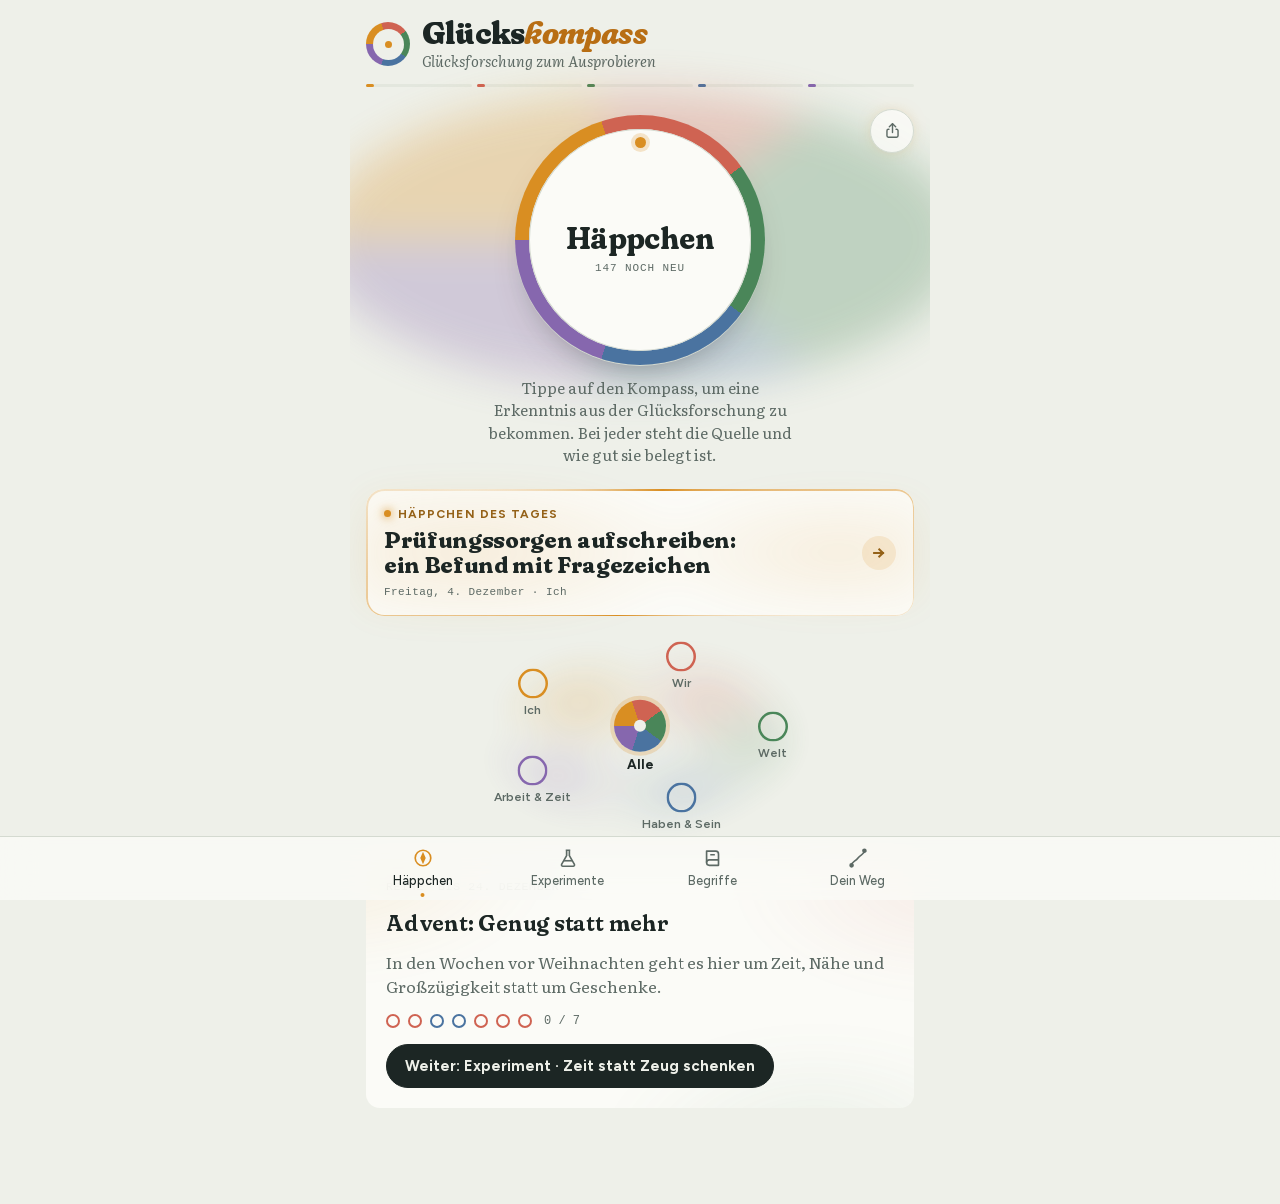
<file: mehrsein/index.html>
<!doctype html><html lang="de"><head><meta charset="utf-8"><title>Glückskompass</title><meta name="viewport" content="width=device-width,initial-scale=1">
<script>location.replace("../glueckskompass/"+location.hash)</script>
<meta http-equiv="refresh" content="0; url=../glueckskompass/"></head><body><p>Die App heißt jetzt Glückskompass: <a href="../glueckskompass/">hier entlang</a>.</p></body></html>
</file>
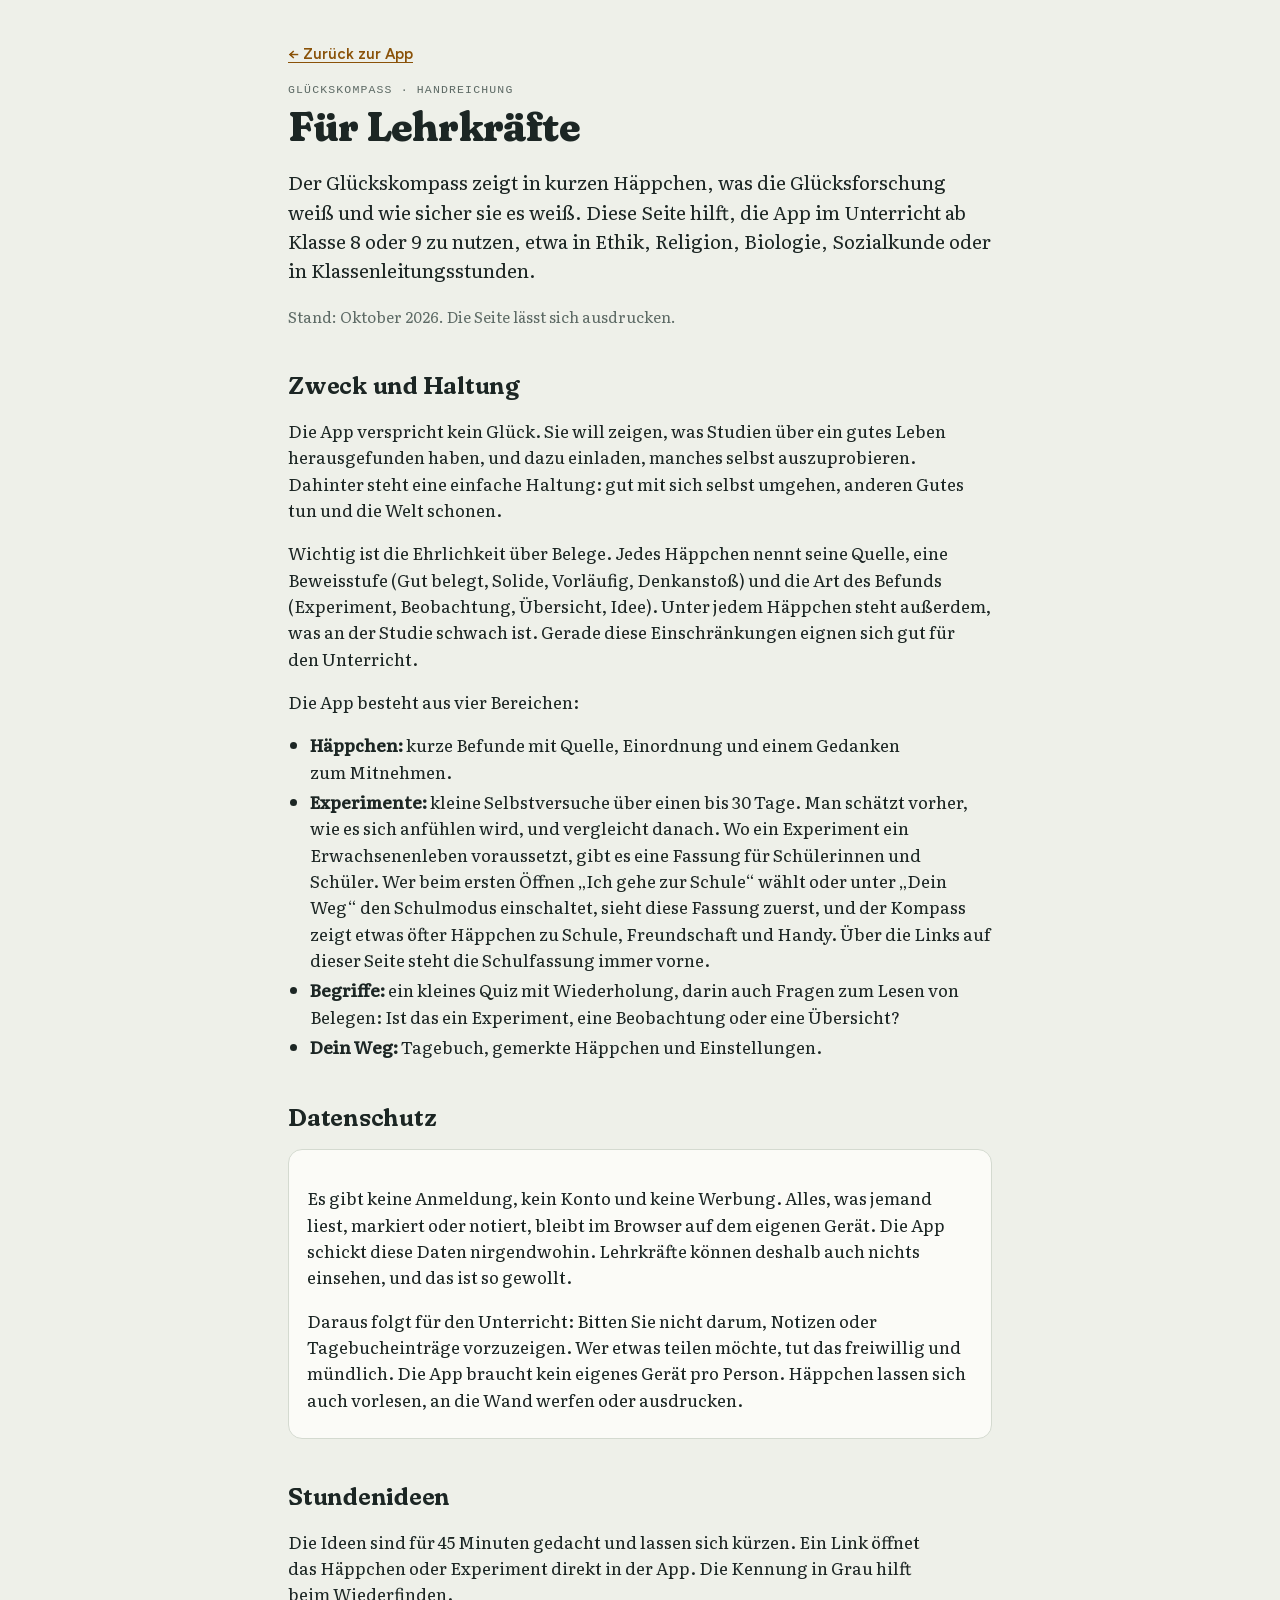
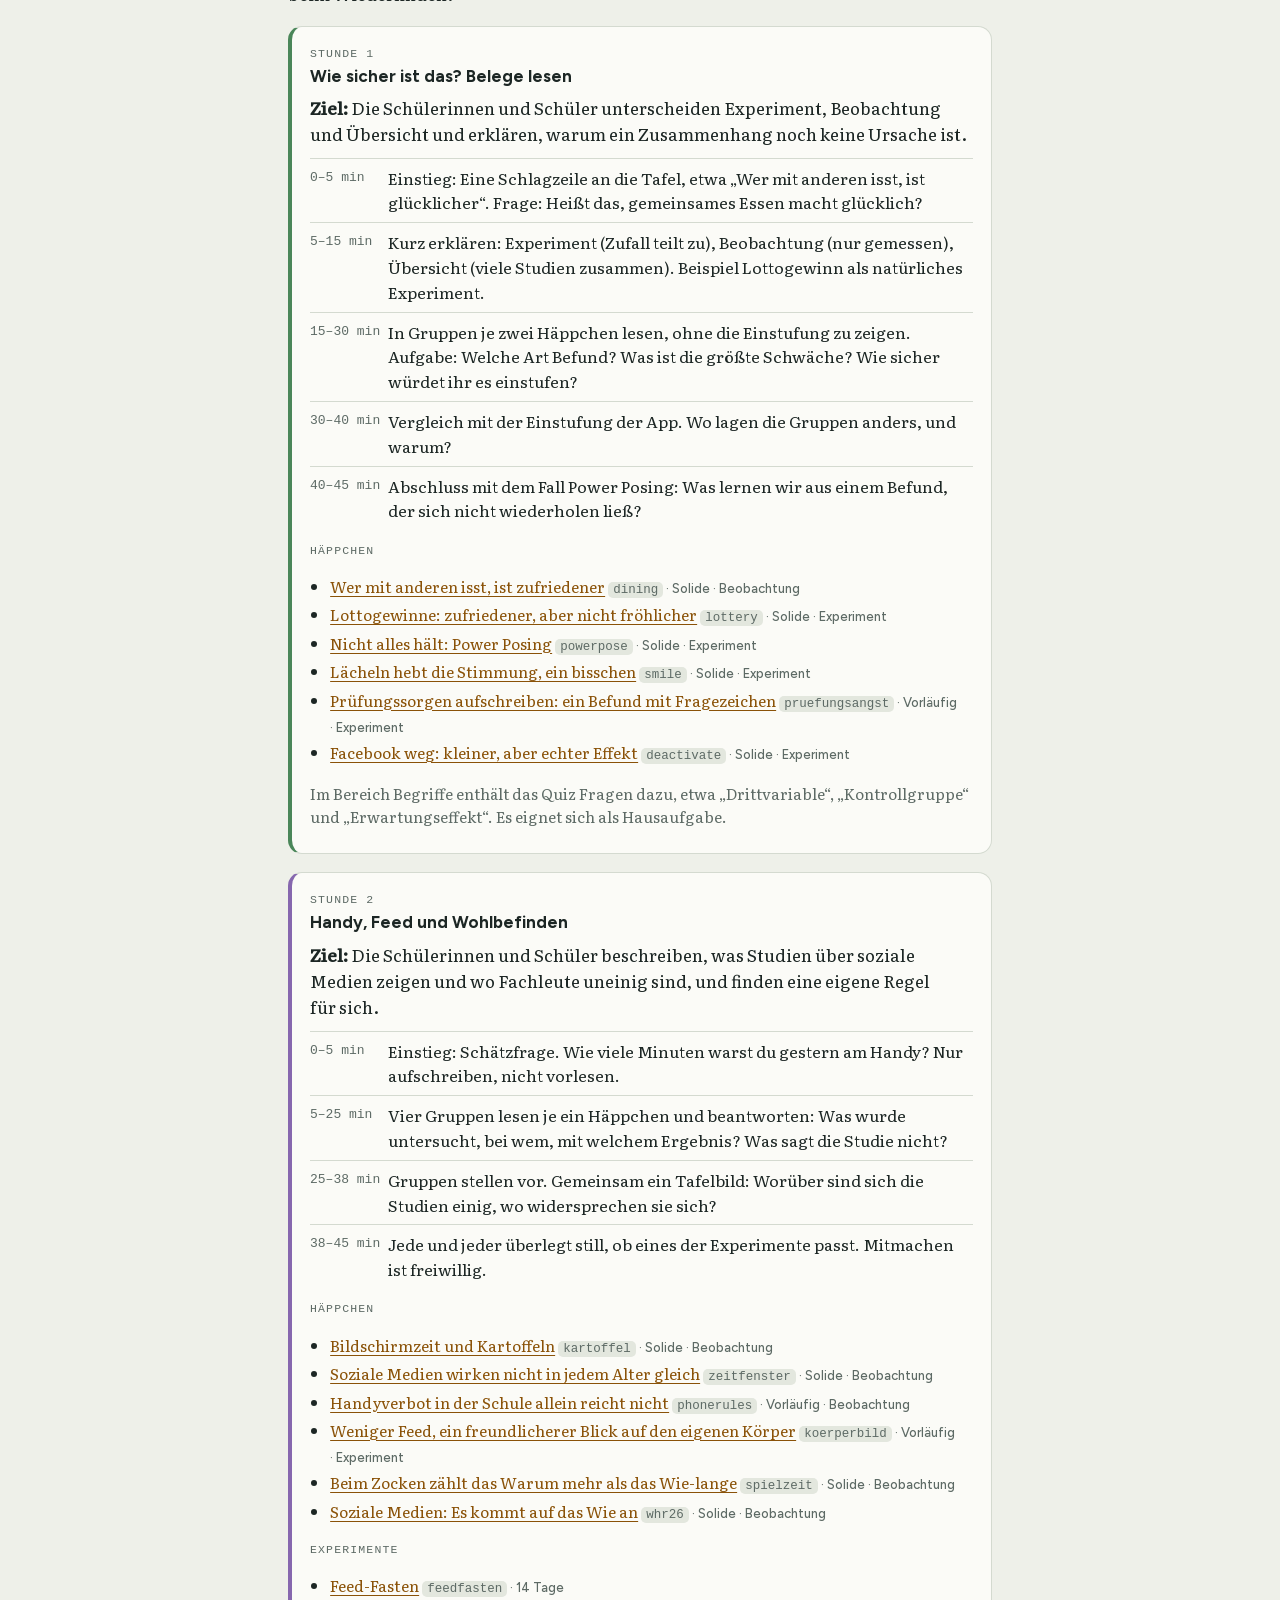
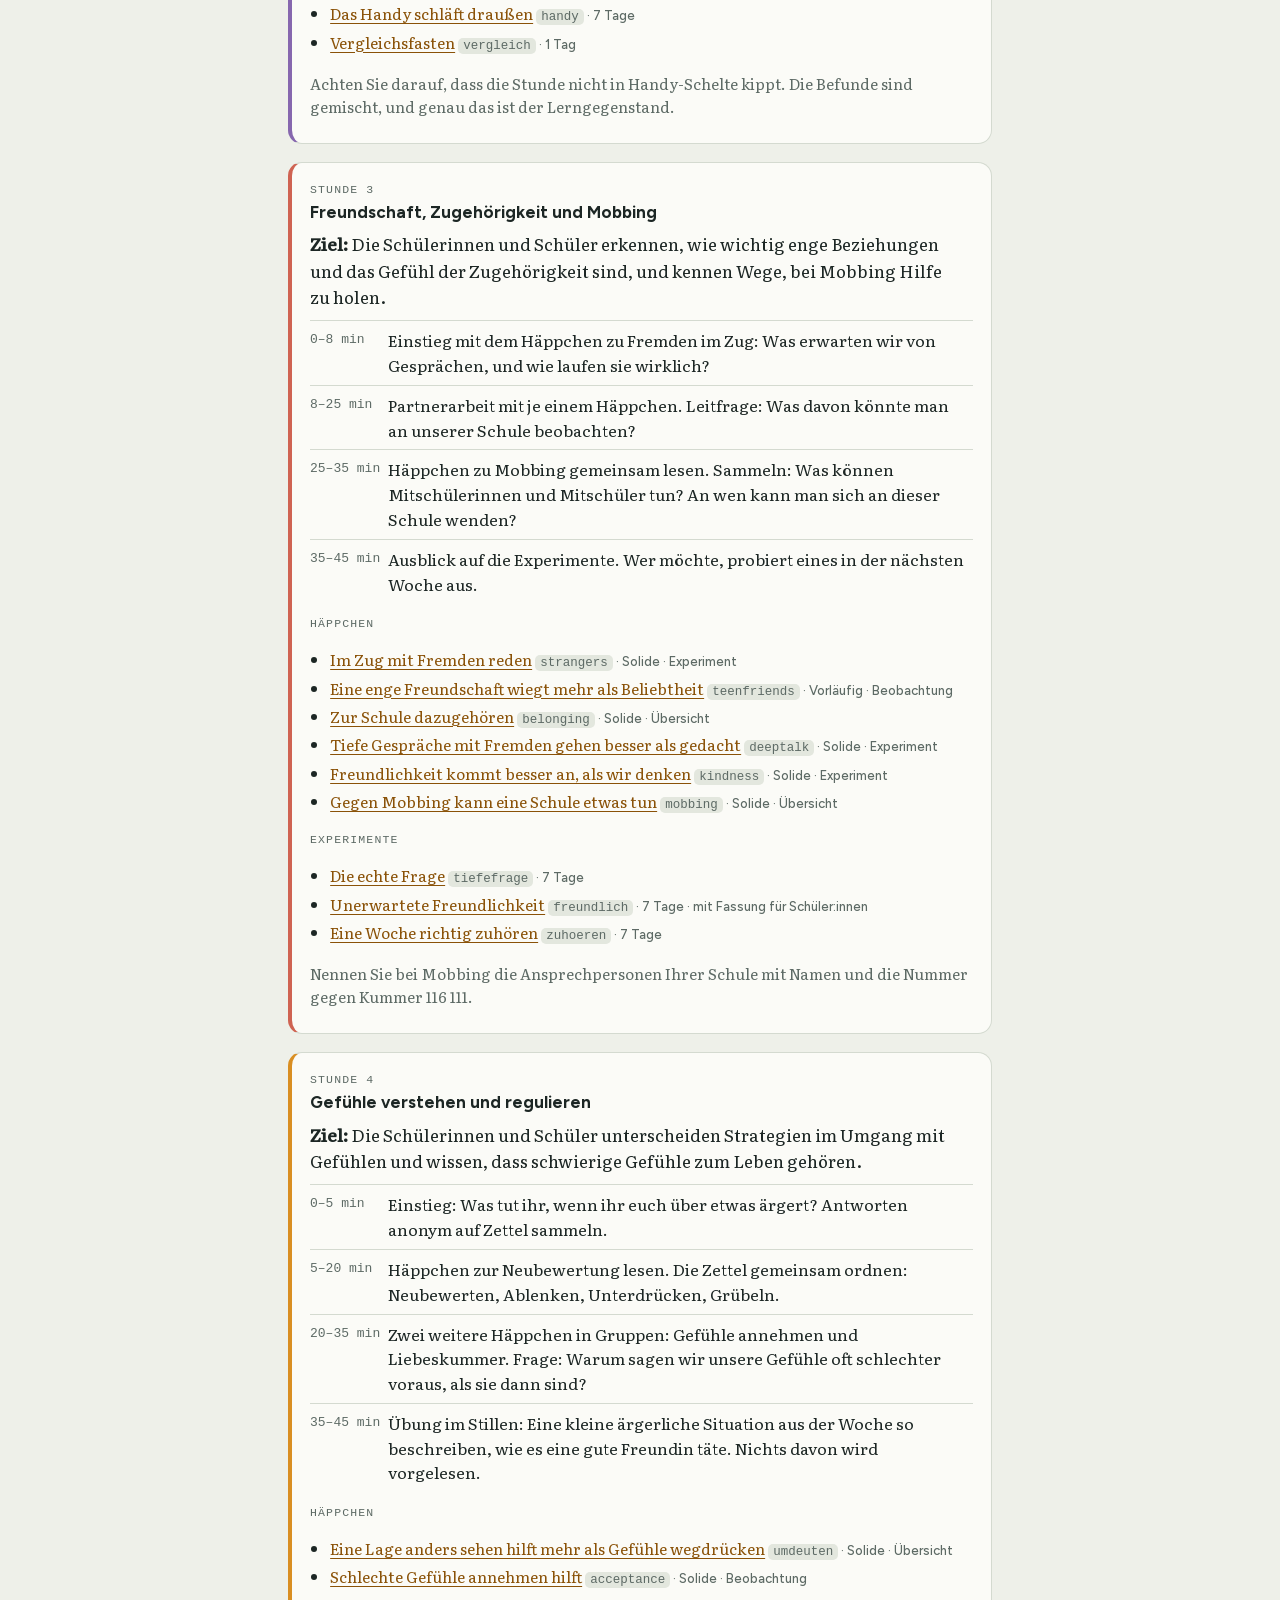
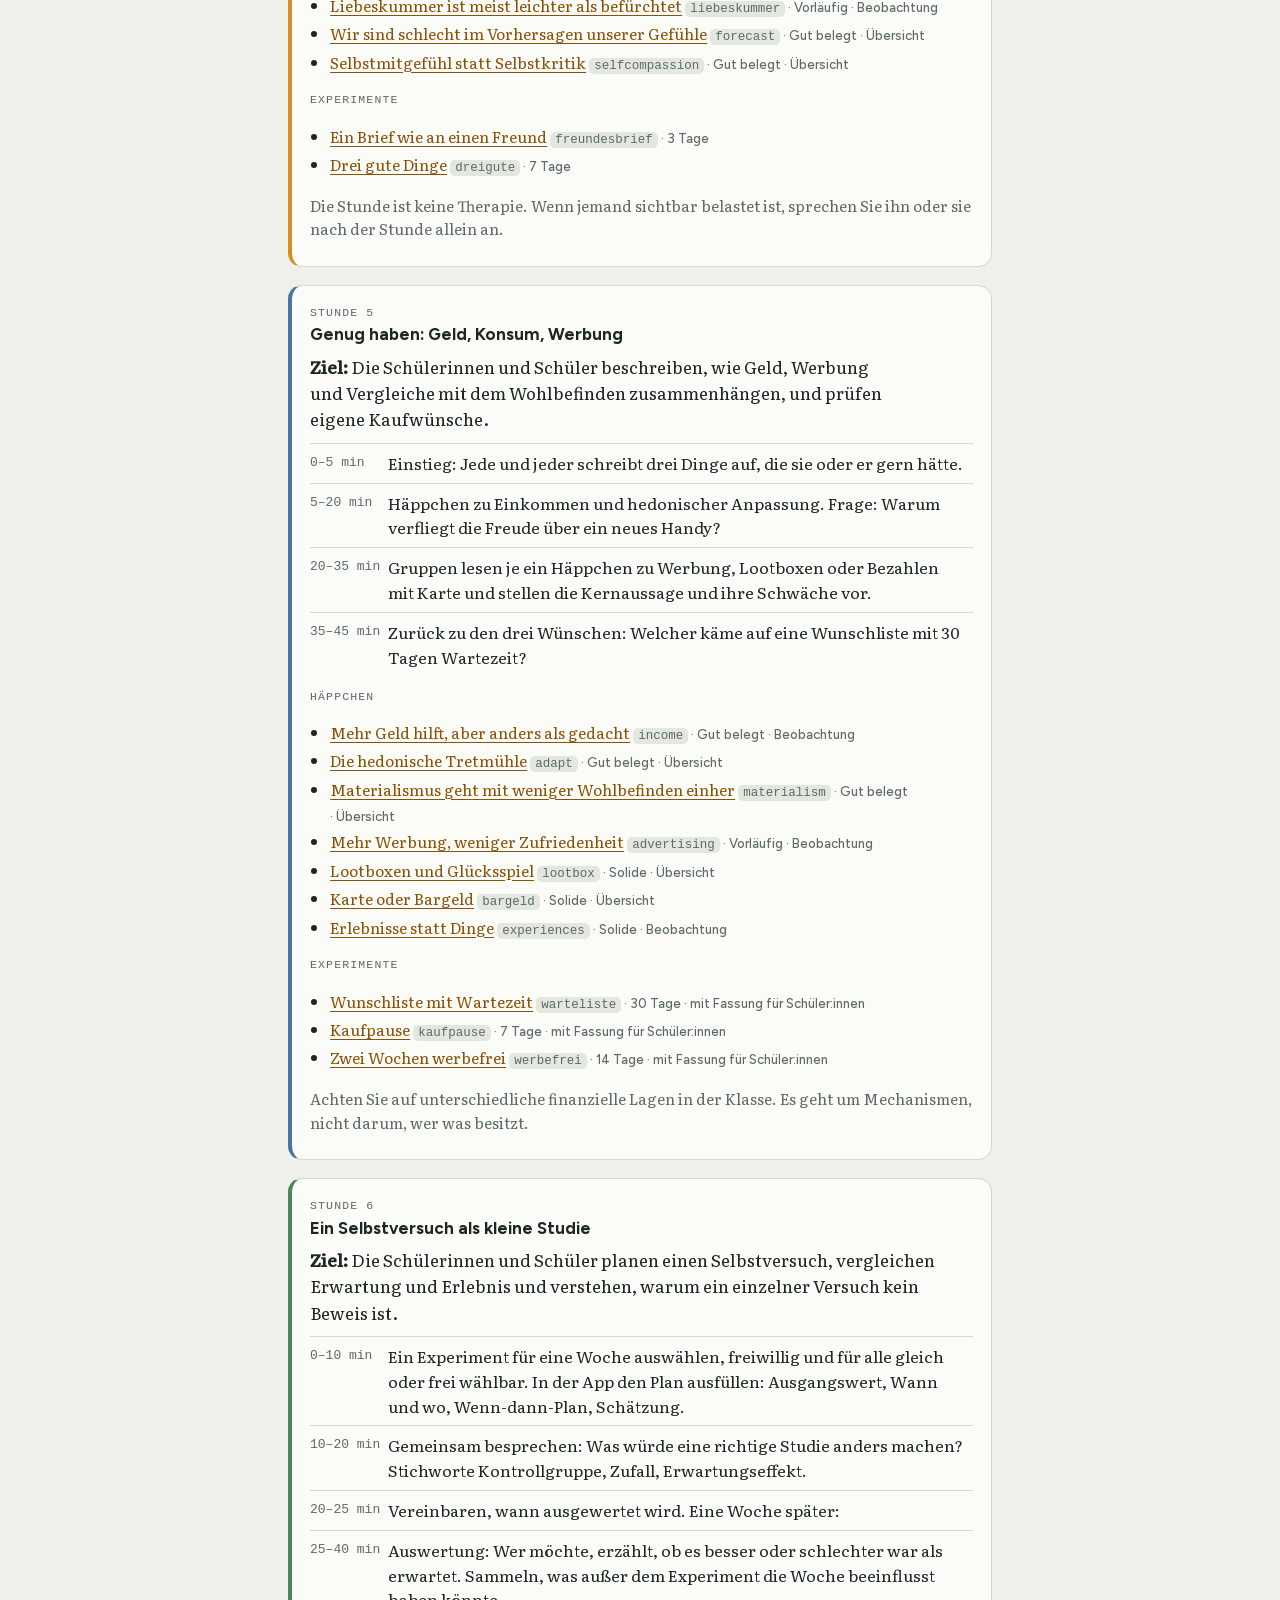
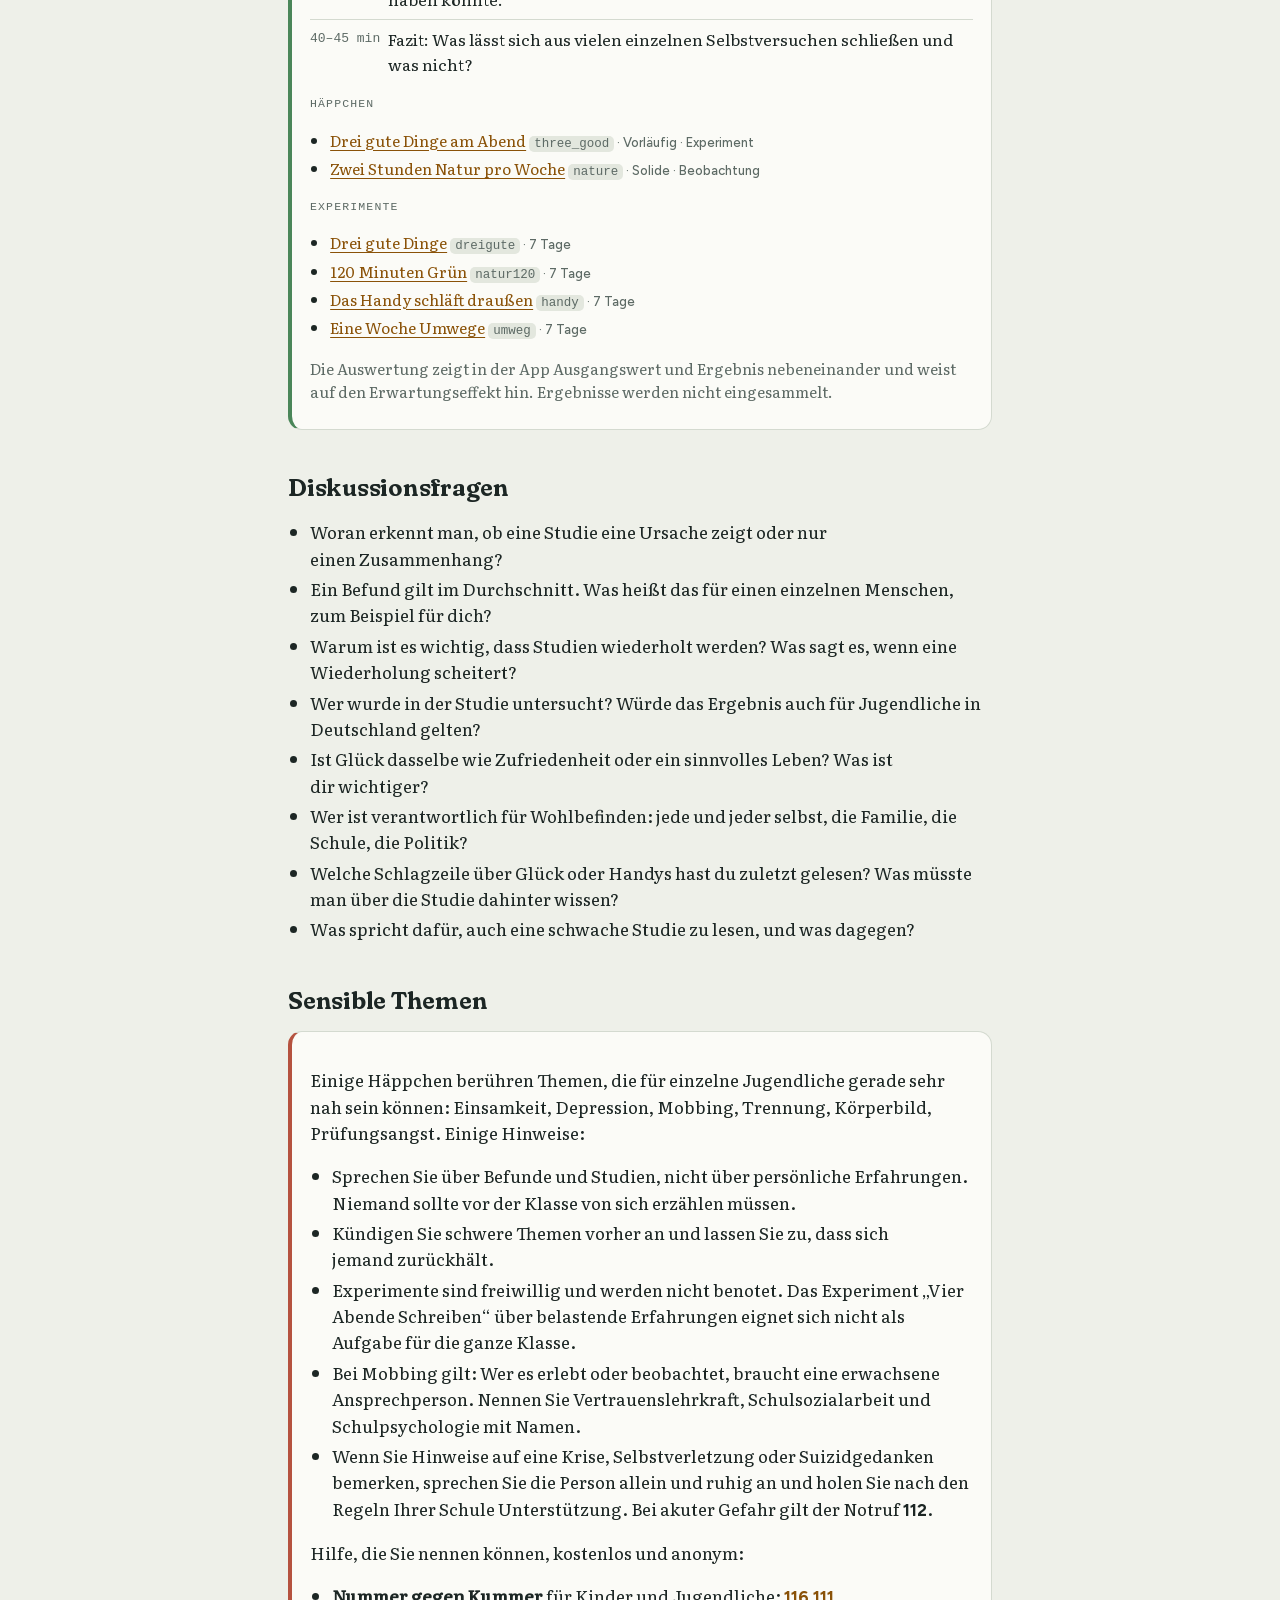
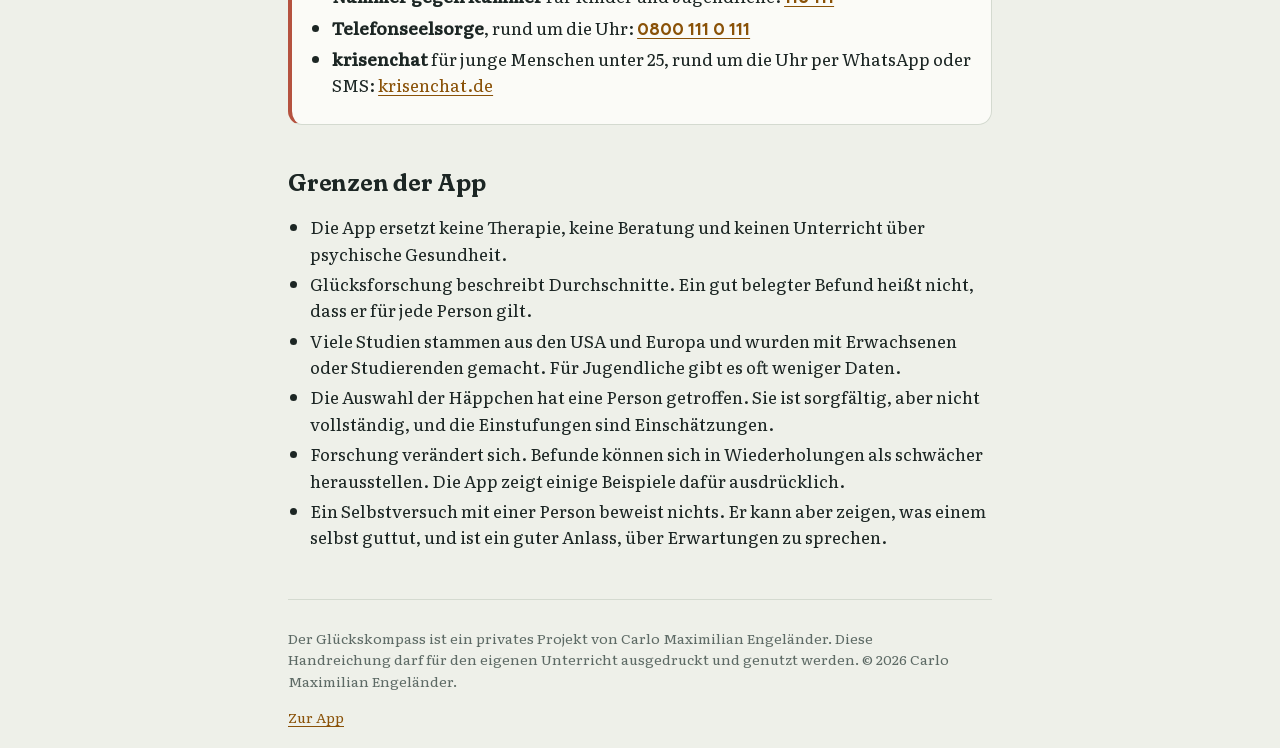
<file: glueckskompass/lehrkraefte.html>
<!doctype html>
<html lang="de">
<head>
<meta charset="utf-8">
<meta name="viewport" content="width=device-width,initial-scale=1">
<title>Glückskompass für Lehrkräfte</title>
<meta name="description" content="Handreichung zum Glückskompass: Haltung, Datenschutz, Stundenideen, Diskussionsfragen und Hinweise zu sensiblen Themen.">
<meta name="author" content="Carlo Maximilian Engeländer">
<meta name="robots" content="noindex">
<link rel="icon" type="image/png" sizes="192x192" href="icon-192.png">
<style>
@font-face{font-family:"Fraunces";src:url("fonts/fraunces.woff") format("woff");font-weight:500 900;font-style:normal;font-display:swap}
@font-face{font-family:"Literata";src:url("fonts/literata.woff") format("woff");font-weight:400 500;font-style:normal;font-display:swap}
@font-face{font-family:"Literata";src:url("fonts/literata-italic.woff") format("woff");font-weight:400;font-style:italic;font-display:swap}
@font-face{font-family:"Figtree";src:url("fonts/figtree.woff") format("woff");font-weight:500 700;font-style:normal;font-display:swap}
:root{
  --paper:#EEF0E9;--card:#FBFBF7;--ink:#1C2624;--muted:#5D6A65;--line:#D4DAD0;--soft:#E3E7DE;
  --accent:#D98E22;--accent-soft:#F6E3C2;--link:#8A5208;
  --c-ich:#D98E22;--c-wir:#CF6352;--c-welt:#4A8659;--c-sein:#4A73A0;--c-zeit:#8667AE;--warn:#B5523F;
  --f-display:"Fraunces",Georgia,"Times New Roman",serif;
  --f-body:"Literata",Georgia,"Times New Roman",serif;
  --f-ui:"Figtree",ui-sans-serif,system-ui,sans-serif;
  --f-mono:"IBM Plex Mono",ui-monospace,Menlo,monospace;
  color-scheme:light;
}
@media (prefers-color-scheme:dark){:root:not([data-theme="light"]){
  --paper:#111715;--card:#1A2220;--ink:#E6ECE5;--muted:#9AA8A1;--line:#2B3633;--soft:#222C29;
  --accent:#F0AE47;--accent-soft:#3A2F1C;--link:#F0AE47;
  --c-ich:#F0AE47;--c-wir:#E78574;--c-welt:#79B988;--c-sein:#7FA5D3;--c-zeit:#B096D6;--warn:#E78574;color-scheme:dark}}
:root[data-theme="dark"]{
  --paper:#111715;--card:#1A2220;--ink:#E6ECE5;--muted:#9AA8A1;--line:#2B3633;--soft:#222C29;
  --accent:#F0AE47;--accent-soft:#3A2F1C;--link:#F0AE47;
  --c-ich:#F0AE47;--c-wir:#E78574;--c-welt:#79B988;--c-sein:#7FA5D3;--c-zeit:#B096D6;--warn:#E78574;color-scheme:dark}
*{box-sizing:border-box}
html{-webkit-text-size-adjust:100%}
body{margin:0;background:var(--paper);color:var(--ink);font-family:var(--f-body);font-size:17px;line-height:1.55}
main{max-width:46rem;margin:0 auto;padding:28px 16px 64px}
a{color:var(--link);text-underline-offset:3px}
h1{font-family:var(--f-display);font-weight:800;font-size:clamp(30px,7vw,40px);letter-spacing:-.02em;line-height:1.1;margin:6px 0 10px;text-wrap:balance}
h2{font-family:var(--f-display);font-weight:650;font-size:24px;letter-spacing:-.01em;line-height:1.2;margin:44px 0 10px;text-wrap:balance}
h3{font-family:var(--f-ui);font-weight:700;font-size:17px;margin:0 0 4px}
p,li{text-wrap:pretty}
ul,ol{padding-left:1.3em}
li{margin:4px 0}
.label{font-family:var(--f-mono);font-size:11.5px;letter-spacing:.1em;text-transform:uppercase;color:var(--muted)}
.lead{font-size:19px;color:var(--ink)}
.back{font-family:var(--f-ui);font-weight:600;font-size:15px}
.box{background:var(--card);border:1px solid var(--line);border-radius:14px;padding:18px 18px 8px;margin:16px 0}
.help{border-left:4px solid var(--warn)}
.stunde{background:var(--card);border:1px solid var(--line);border-left:4px solid var(--c,var(--accent));border-radius:14px;padding:18px 18px 10px;margin:18px 0;break-inside:avoid}
.stunde .ziel{margin:6px 0 10px}
.ablauf{width:100%;border-collapse:collapse;font-size:16px;margin:6px 0 10px}
.ablauf td{border-top:1px solid var(--line);padding:7px 8px 7px 0;vertical-align:top}
.ablauf td:first-child{font-family:var(--f-mono);font-size:13px;color:var(--muted);white-space:nowrap;width:5.5em;padding-top:9px}
.mat{font-size:15.5px}
.mat li{margin:3px 0}
code{font-family:var(--f-mono);font-size:12.5px;color:var(--muted);background:var(--soft);border-radius:5px;padding:1px 5px;white-space:nowrap}
.ev{font-family:var(--f-ui);font-size:13px;color:var(--muted)}
.tel{font-family:var(--f-ui);font-weight:700;white-space:nowrap}
.small{font-size:15px;color:var(--muted)}
footer{margin-top:48px;border-top:1px solid var(--line);padding-top:14px;font-size:14px;color:var(--muted)}
@media print{
  :root,:root[data-theme="dark"]{--paper:#fff;--card:#fff;--ink:#000;--muted:#444;--line:#bbb;--soft:#eee;--link:#000;color-scheme:light}
  body{font-size:11pt;line-height:1.45;background:#fff;color:#000}
  main{max-width:none;padding:0}
  .back,.noprint{display:none}
  h2{margin-top:22pt;break-after:avoid}
  .stunde,.box{break-inside:avoid;border-color:#bbb}
  a{color:#000;text-decoration:none}
  @page{margin:16mm 16mm 18mm}
}
</style>
</head>
<body>
<main>
<p class="back noprint"><a href="index.html">← Zurück zur App</a></p>
<div class="label">Glückskompass · Handreichung</div>
<h1>Für Lehrkräfte</h1>
<p class="lead">Der Glückskompass zeigt in kurzen Häppchen, was die Glücksforschung weiß und wie sicher sie es weiß. Diese Seite hilft, die App im Unterricht ab Klasse 8 oder 9 zu nutzen, etwa in Ethik, Religion, Biologie, Sozialkunde oder in Klassenleitungsstunden.</p>
<p class="small">Stand: Oktober 2026. Die Seite lässt sich ausdrucken.</p>

<h2>Zweck und Haltung</h2>
<p>Die App verspricht kein Glück. Sie will zeigen, was Studien über ein gutes Leben herausgefunden haben, und dazu einladen, manches selbst auszuprobieren. Dahinter steht eine einfache Haltung: gut mit sich selbst umgehen, anderen Gutes tun und die Welt schonen.</p>
<p>Wichtig ist die Ehrlichkeit über Belege. Jedes Häppchen nennt seine Quelle, eine Beweisstufe (Gut belegt, Solide, Vorläufig, Denkanstoß) und die Art des Befunds (Experiment, Beobachtung, Übersicht, Idee). Unter jedem Häppchen steht außerdem, was an der Studie schwach ist. Gerade diese Einschränkungen eignen sich gut für den Unterricht.</p>
<p>Die App besteht aus vier Bereichen:</p>
<ul>
<li><b>Häppchen:</b> kurze Befunde mit Quelle, Einordnung und einem Gedanken zum Mitnehmen.</li>
<li><b>Experimente:</b> kleine Selbstversuche über einen bis 30 Tage. Man schätzt vorher, wie es sich anfühlen wird, und vergleicht danach. Wo ein Experiment ein Erwachsenenleben voraussetzt, gibt es eine Fassung für Schülerinnen und Schüler. Wer beim ersten Öffnen „Ich gehe zur Schule“ wählt oder unter „Dein Weg“ den Schulmodus einschaltet, sieht diese Fassung zuerst, und der Kompass zeigt etwas öfter Häppchen zu Schule, Freundschaft und Handy. Über die Links auf dieser Seite steht die Schulfassung immer vorne.</li>
<li><b>Begriffe:</b> ein kleines Quiz mit Wiederholung, darin auch Fragen zum Lesen von Belegen: Ist das ein Experiment, eine Beobachtung oder eine Übersicht?</li>
<li><b>Dein Weg:</b> Tagebuch, gemerkte Häppchen und Einstellungen.</li>
</ul>

<h2>Datenschutz</h2>
<div class="box">
<p>Es gibt keine Anmeldung, kein Konto und keine Werbung. Alles, was jemand liest, markiert oder notiert, bleibt im Browser auf dem eigenen Gerät. Die App schickt diese Daten nirgendwohin. Lehrkräfte können deshalb auch nichts einsehen, und das ist so gewollt.</p>
<p>Daraus folgt für den Unterricht: Bitten Sie nicht darum, Notizen oder Tagebucheinträge vorzuzeigen. Wer etwas teilen möchte, tut das freiwillig und mündlich. Die App braucht kein eigenes Gerät pro Person. Häppchen lassen sich auch vorlesen, an die Wand werfen oder ausdrucken.</p>
</div>

<h2>Stundenideen</h2>
<p>Die Ideen sind für 45 Minuten gedacht und lassen sich kürzen. Ein Link öffnet das Häppchen oder Experiment direkt in der App. Die Kennung in Grau hilft beim Wiederfinden.</p>

<section class="stunde" style="--c:var(--c-welt)"><div class="label">Stunde 1</div><h3>Wie sicher ist das? Belege lesen</h3><p class="ziel"><b>Ziel:</b> Die Schülerinnen und Schüler unterscheiden Experiment, Beobachtung und Übersicht und erklären, warum ein Zusammenhang noch keine Ursache ist.</p><table class="ablauf"><tbody><tr><td>0–5 min</td><td>Einstieg: Eine Schlagzeile an die Tafel, etwa „Wer mit anderen isst, ist glücklicher“. Frage: Heißt das, gemeinsames Essen macht glücklich?</td></tr><tr><td>5–15 min</td><td>Kurz erklären: Experiment (Zufall teilt zu), Beobachtung (nur gemessen), Übersicht (viele Studien zusammen). Beispiel Lottogewinn als natürliches Experiment.</td></tr><tr><td>15–30 min</td><td>In Gruppen je zwei Häppchen lesen, ohne die Einstufung zu zeigen. Aufgabe: Welche Art Befund? Was ist die größte Schwäche? Wie sicher würdet ihr es einstufen?</td></tr><tr><td>30–40 min</td><td>Vergleich mit der Einstufung der App. Wo lagen die Gruppen anders, und warum?</td></tr><tr><td>40–45 min</td><td>Abschluss mit dem Fall Power Posing: Was lernen wir aus einem Befund, der sich nicht wiederholen ließ?</td></tr></tbody></table><p class="label">Häppchen</p><ul class="mat"><li><a href="index.html#lh-dining">Wer mit anderen isst, ist zufriedener</a> <code>dining</code> <span class="ev">· Solide · Beobachtung</span></li><li><a href="index.html#lh-lottery">Lottogewinne: zufriedener, aber nicht fröhlicher</a> <code>lottery</code> <span class="ev">· Solide · Experiment</span></li><li><a href="index.html#lh-powerpose">Nicht alles hält: Power Posing</a> <code>powerpose</code> <span class="ev">· Solide · Experiment</span></li><li><a href="index.html#lh-smile">Lächeln hebt die Stimmung, ein bisschen</a> <code>smile</code> <span class="ev">· Solide · Experiment</span></li><li><a href="index.html#lh-pruefungsangst">Prüfungssorgen aufschreiben: ein Befund mit Fragezeichen</a> <code>pruefungsangst</code> <span class="ev">· Vorläufig · Experiment</span></li><li><a href="index.html#lh-deactivate">Facebook weg: kleiner, aber echter Effekt</a> <code>deactivate</code> <span class="ev">· Solide · Experiment</span></li></ul><p class="small">Im Bereich Begriffe enthält das Quiz Fragen dazu, etwa „Drittvariable“, „Kontrollgruppe“ und „Erwartungseffekt“. Es eignet sich als Hausaufgabe.</p></section>
<section class="stunde" style="--c:var(--c-zeit)"><div class="label">Stunde 2</div><h3>Handy, Feed und Wohlbefinden</h3><p class="ziel"><b>Ziel:</b> Die Schülerinnen und Schüler beschreiben, was Studien über soziale Medien zeigen und wo Fachleute uneinig sind, und finden eine eigene Regel für sich.</p><table class="ablauf"><tbody><tr><td>0–5 min</td><td>Einstieg: Schätzfrage. Wie viele Minuten warst du gestern am Handy? Nur aufschreiben, nicht vorlesen.</td></tr><tr><td>5–25 min</td><td>Vier Gruppen lesen je ein Häppchen und beantworten: Was wurde untersucht, bei wem, mit welchem Ergebnis? Was sagt die Studie nicht?</td></tr><tr><td>25–38 min</td><td>Gruppen stellen vor. Gemeinsam ein Tafelbild: Worüber sind sich die Studien einig, wo widersprechen sie sich?</td></tr><tr><td>38–45 min</td><td>Jede und jeder überlegt still, ob eines der Experimente passt. Mitmachen ist freiwillig.</td></tr></tbody></table><p class="label">Häppchen</p><ul class="mat"><li><a href="index.html#lh-kartoffel">Bildschirmzeit und Kartoffeln</a> <code>kartoffel</code> <span class="ev">· Solide · Beobachtung</span></li><li><a href="index.html#lh-zeitfenster">Soziale Medien wirken nicht in jedem Alter gleich</a> <code>zeitfenster</code> <span class="ev">· Solide · Beobachtung</span></li><li><a href="index.html#lh-phonerules">Handyverbot in der Schule allein reicht nicht</a> <code>phonerules</code> <span class="ev">· Vorläufig · Beobachtung</span></li><li><a href="index.html#lh-koerperbild">Weniger Feed, ein freundlicherer Blick auf den eigenen Körper</a> <code>koerperbild</code> <span class="ev">· Vorläufig · Experiment</span></li><li><a href="index.html#lh-spielzeit">Beim Zocken zählt das Warum mehr als das Wie-lange</a> <code>spielzeit</code> <span class="ev">· Solide · Beobachtung</span></li><li><a href="index.html#lh-whr26">Soziale Medien: Es kommt auf das Wie an</a> <code>whr26</code> <span class="ev">· Solide · Beobachtung</span></li></ul><p class="label">Experimente</p><ul class="mat"><li><a href="index.html#lx-feedfasten">Feed-Fasten</a> <code>feedfasten</code> <span class="ev">· 14 Tage</span></li><li><a href="index.html#lx-handy">Das Handy schläft draußen</a> <code>handy</code> <span class="ev">· 7 Tage</span></li><li><a href="index.html#lx-vergleich">Vergleichsfasten</a> <code>vergleich</code> <span class="ev">· 1 Tag</span></li></ul><p class="small">Achten Sie darauf, dass die Stunde nicht in Handy-Schelte kippt. Die Befunde sind gemischt, und genau das ist der Lerngegenstand.</p></section>
<section class="stunde" style="--c:var(--c-wir)"><div class="label">Stunde 3</div><h3>Freundschaft, Zugehörigkeit und Mobbing</h3><p class="ziel"><b>Ziel:</b> Die Schülerinnen und Schüler erkennen, wie wichtig enge Beziehungen und das Gefühl der Zugehörigkeit sind, und kennen Wege, bei Mobbing Hilfe zu holen.</p><table class="ablauf"><tbody><tr><td>0–8 min</td><td>Einstieg mit dem Häppchen zu Fremden im Zug: Was erwarten wir von Gesprächen, und wie laufen sie wirklich?</td></tr><tr><td>8–25 min</td><td>Partnerarbeit mit je einem Häppchen. Leitfrage: Was davon könnte man an unserer Schule beobachten?</td></tr><tr><td>25–35 min</td><td>Häppchen zu Mobbing gemeinsam lesen. Sammeln: Was können Mitschülerinnen und Mitschüler tun? An wen kann man sich an dieser Schule wenden?</td></tr><tr><td>35–45 min</td><td>Ausblick auf die Experimente. Wer möchte, probiert eines in der nächsten Woche aus.</td></tr></tbody></table><p class="label">Häppchen</p><ul class="mat"><li><a href="index.html#lh-strangers">Im Zug mit Fremden reden</a> <code>strangers</code> <span class="ev">· Solide · Experiment</span></li><li><a href="index.html#lh-teenfriends">Eine enge Freundschaft wiegt mehr als Beliebtheit</a> <code>teenfriends</code> <span class="ev">· Vorläufig · Beobachtung</span></li><li><a href="index.html#lh-belonging">Zur Schule dazugehören</a> <code>belonging</code> <span class="ev">· Solide · Übersicht</span></li><li><a href="index.html#lh-deeptalk">Tiefe Gespräche mit Fremden gehen besser als gedacht</a> <code>deeptalk</code> <span class="ev">· Solide · Experiment</span></li><li><a href="index.html#lh-kindness">Freundlichkeit kommt besser an, als wir denken</a> <code>kindness</code> <span class="ev">· Solide · Experiment</span></li><li><a href="index.html#lh-mobbing">Gegen Mobbing kann eine Schule etwas tun</a> <code>mobbing</code> <span class="ev">· Solide · Übersicht</span></li></ul><p class="label">Experimente</p><ul class="mat"><li><a href="index.html#lx-tiefefrage">Die echte Frage</a> <code>tiefefrage</code> <span class="ev">· 7 Tage</span></li><li><a href="index.html#lx-freundlich">Unerwartete Freundlichkeit</a> <code>freundlich</code> <span class="ev">· 7 Tage · mit Fassung für Schüler:innen</span></li><li><a href="index.html#lx-zuhoeren">Eine Woche richtig zuhören</a> <code>zuhoeren</code> <span class="ev">· 7 Tage</span></li></ul><p class="small">Nennen Sie bei Mobbing die Ansprechpersonen Ihrer Schule mit Namen und die Nummer gegen Kummer 116 111.</p></section>
<section class="stunde" style="--c:var(--c-ich)"><div class="label">Stunde 4</div><h3>Gefühle verstehen und regulieren</h3><p class="ziel"><b>Ziel:</b> Die Schülerinnen und Schüler unterscheiden Strategien im Umgang mit Gefühlen und wissen, dass schwierige Gefühle zum Leben gehören.</p><table class="ablauf"><tbody><tr><td>0–5 min</td><td>Einstieg: Was tut ihr, wenn ihr euch über etwas ärgert? Antworten anonym auf Zettel sammeln.</td></tr><tr><td>5–20 min</td><td>Häppchen zur Neubewertung lesen. Die Zettel gemeinsam ordnen: Neubewerten, Ablenken, Unterdrücken, Grübeln.</td></tr><tr><td>20–35 min</td><td>Zwei weitere Häppchen in Gruppen: Gefühle annehmen und Liebeskummer. Frage: Warum sagen wir unsere Gefühle oft schlechter voraus, als sie dann sind?</td></tr><tr><td>35–45 min</td><td>Übung im Stillen: Eine kleine ärgerliche Situation aus der Woche so beschreiben, wie es eine gute Freundin täte. Nichts davon wird vorgelesen.</td></tr></tbody></table><p class="label">Häppchen</p><ul class="mat"><li><a href="index.html#lh-umdeuten">Eine Lage anders sehen hilft mehr als Gefühle wegdrücken</a> <code>umdeuten</code> <span class="ev">· Solide · Übersicht</span></li><li><a href="index.html#lh-acceptance">Schlechte Gefühle annehmen hilft</a> <code>acceptance</code> <span class="ev">· Solide · Beobachtung</span></li><li><a href="index.html#lh-liebeskummer">Liebeskummer ist meist leichter als befürchtet</a> <code>liebeskummer</code> <span class="ev">· Vorläufig · Beobachtung</span></li><li><a href="index.html#lh-forecast">Wir sind schlecht im Vorhersagen unserer Gefühle</a> <code>forecast</code> <span class="ev">· Gut belegt · Übersicht</span></li><li><a href="index.html#lh-selfcompassion">Selbstmitgefühl statt Selbstkritik</a> <code>selfcompassion</code> <span class="ev">· Gut belegt · Übersicht</span></li></ul><p class="label">Experimente</p><ul class="mat"><li><a href="index.html#lx-freundesbrief">Ein Brief wie an einen Freund</a> <code>freundesbrief</code> <span class="ev">· 3 Tage</span></li><li><a href="index.html#lx-dreigute">Drei gute Dinge</a> <code>dreigute</code> <span class="ev">· 7 Tage</span></li></ul><p class="small">Die Stunde ist keine Therapie. Wenn jemand sichtbar belastet ist, sprechen Sie ihn oder sie nach der Stunde allein an.</p></section>
<section class="stunde" style="--c:var(--c-sein)"><div class="label">Stunde 5</div><h3>Genug haben: Geld, Konsum, Werbung</h3><p class="ziel"><b>Ziel:</b> Die Schülerinnen und Schüler beschreiben, wie Geld, Werbung und Vergleiche mit dem Wohlbefinden zusammenhängen, und prüfen eigene Kaufwünsche.</p><table class="ablauf"><tbody><tr><td>0–5 min</td><td>Einstieg: Jede und jeder schreibt drei Dinge auf, die sie oder er gern hätte.</td></tr><tr><td>5–20 min</td><td>Häppchen zu Einkommen und hedonischer Anpassung. Frage: Warum verfliegt die Freude über ein neues Handy?</td></tr><tr><td>20–35 min</td><td>Gruppen lesen je ein Häppchen zu Werbung, Lootboxen oder Bezahlen mit Karte und stellen die Kernaussage und ihre Schwäche vor.</td></tr><tr><td>35–45 min</td><td>Zurück zu den drei Wünschen: Welcher käme auf eine Wunschliste mit 30 Tagen Wartezeit?</td></tr></tbody></table><p class="label">Häppchen</p><ul class="mat"><li><a href="index.html#lh-income">Mehr Geld hilft, aber anders als gedacht</a> <code>income</code> <span class="ev">· Gut belegt · Beobachtung</span></li><li><a href="index.html#lh-adapt">Die hedonische Tretmühle</a> <code>adapt</code> <span class="ev">· Gut belegt · Übersicht</span></li><li><a href="index.html#lh-materialism">Materialismus geht mit weniger Wohlbefinden einher</a> <code>materialism</code> <span class="ev">· Gut belegt · Übersicht</span></li><li><a href="index.html#lh-advertising">Mehr Werbung, weniger Zufriedenheit</a> <code>advertising</code> <span class="ev">· Vorläufig · Beobachtung</span></li><li><a href="index.html#lh-lootbox">Lootboxen und Glücksspiel</a> <code>lootbox</code> <span class="ev">· Solide · Übersicht</span></li><li><a href="index.html#lh-bargeld">Karte oder Bargeld</a> <code>bargeld</code> <span class="ev">· Solide · Übersicht</span></li><li><a href="index.html#lh-experiences">Erlebnisse statt Dinge</a> <code>experiences</code> <span class="ev">· Solide · Beobachtung</span></li></ul><p class="label">Experimente</p><ul class="mat"><li><a href="index.html#lx-warteliste">Wunschliste mit Wartezeit</a> <code>warteliste</code> <span class="ev">· 30 Tage · mit Fassung für Schüler:innen</span></li><li><a href="index.html#lx-kaufpause">Kaufpause</a> <code>kaufpause</code> <span class="ev">· 7 Tage · mit Fassung für Schüler:innen</span></li><li><a href="index.html#lx-werbefrei">Zwei Wochen werbefrei</a> <code>werbefrei</code> <span class="ev">· 14 Tage · mit Fassung für Schüler:innen</span></li></ul><p class="small">Achten Sie auf unterschiedliche finanzielle Lagen in der Klasse. Es geht um Mechanismen, nicht darum, wer was besitzt.</p></section>
<section class="stunde" style="--c:var(--c-welt)"><div class="label">Stunde 6</div><h3>Ein Selbstversuch als kleine Studie</h3><p class="ziel"><b>Ziel:</b> Die Schülerinnen und Schüler planen einen Selbstversuch, vergleichen Erwartung und Erlebnis und verstehen, warum ein einzelner Versuch kein Beweis ist.</p><table class="ablauf"><tbody><tr><td>0–10 min</td><td>Ein Experiment für eine Woche auswählen, freiwillig und für alle gleich oder frei wählbar. In der App den Plan ausfüllen: Ausgangswert, Wann und wo, Wenn-dann-Plan, Schätzung.</td></tr><tr><td>10–20 min</td><td>Gemeinsam besprechen: Was würde eine richtige Studie anders machen? Stichworte Kontrollgruppe, Zufall, Erwartungseffekt.</td></tr><tr><td>20–25 min</td><td>Vereinbaren, wann ausgewertet wird. Eine Woche später:</td></tr><tr><td>25–40 min</td><td>Auswertung: Wer möchte, erzählt, ob es besser oder schlechter war als erwartet. Sammeln, was außer dem Experiment die Woche beeinflusst haben könnte.</td></tr><tr><td>40–45 min</td><td>Fazit: Was lässt sich aus vielen einzelnen Selbstversuchen schließen und was nicht?</td></tr></tbody></table><p class="label">Häppchen</p><ul class="mat"><li><a href="index.html#lh-three_good">Drei gute Dinge am Abend</a> <code>three_good</code> <span class="ev">· Vorläufig · Experiment</span></li><li><a href="index.html#lh-nature">Zwei Stunden Natur pro Woche</a> <code>nature</code> <span class="ev">· Solide · Beobachtung</span></li></ul><p class="label">Experimente</p><ul class="mat"><li><a href="index.html#lx-dreigute">Drei gute Dinge</a> <code>dreigute</code> <span class="ev">· 7 Tage</span></li><li><a href="index.html#lx-natur120">120 Minuten Grün</a> <code>natur120</code> <span class="ev">· 7 Tage</span></li><li><a href="index.html#lx-handy">Das Handy schläft draußen</a> <code>handy</code> <span class="ev">· 7 Tage</span></li><li><a href="index.html#lx-umweg">Eine Woche Umwege</a> <code>umweg</code> <span class="ev">· 7 Tage</span></li></ul><p class="small">Die Auswertung zeigt in der App Ausgangswert und Ergebnis nebeneinander und weist auf den Erwartungseffekt hin. Ergebnisse werden nicht eingesammelt.</p></section>

<h2>Diskussionsfragen</h2>
<ul>
<li>Woran erkennt man, ob eine Studie eine Ursache zeigt oder nur einen Zusammenhang?</li>
<li>Ein Befund gilt im Durchschnitt. Was heißt das für einen einzelnen Menschen, zum Beispiel für dich?</li>
<li>Warum ist es wichtig, dass Studien wiederholt werden? Was sagt es, wenn eine Wiederholung scheitert?</li>
<li>Wer wurde in der Studie untersucht? Würde das Ergebnis auch für Jugendliche in Deutschland gelten?</li>
<li>Ist Glück dasselbe wie Zufriedenheit oder ein sinnvolles Leben? Was ist dir wichtiger?</li>
<li>Wer ist verantwortlich für Wohlbefinden: jede und jeder selbst, die Familie, die Schule, die Politik?</li>
<li>Welche Schlagzeile über Glück oder Handys hast du zuletzt gelesen? Was müsste man über die Studie dahinter wissen?</li>
<li>Was spricht dafür, auch eine schwache Studie zu lesen, und was dagegen?</li>
</ul>

<h2>Sensible Themen</h2>
<div class="box help">
<p>Einige Häppchen berühren Themen, die für einzelne Jugendliche gerade sehr nah sein können: Einsamkeit, Depression, Mobbing, Trennung, Körperbild, Prüfungsangst. Einige Hinweise:</p>
<ul>
<li>Sprechen Sie über Befunde und Studien, nicht über persönliche Erfahrungen. Niemand sollte vor der Klasse von sich erzählen müssen.</li>
<li>Kündigen Sie schwere Themen vorher an und lassen Sie zu, dass sich jemand zurückhält.</li>
<li>Experimente sind freiwillig und werden nicht benotet. Das Experiment „Vier Abende Schreiben“ über belastende Erfahrungen eignet sich nicht als Aufgabe für die ganze Klasse.</li>
<li>Bei Mobbing gilt: Wer es erlebt oder beobachtet, braucht eine erwachsene Ansprechperson. Nennen Sie Vertrauenslehrkraft, Schulsozialarbeit und Schulpsychologie mit Namen.</li>
<li>Wenn Sie Hinweise auf eine Krise, Selbstverletzung oder Suizidgedanken bemerken, sprechen Sie die Person allein und ruhig an und holen Sie nach den Regeln Ihrer Schule Unterstützung. Bei akuter Gefahr gilt der Notruf <span class="tel">112</span>.</li>
</ul>
<p>Hilfe, die Sie nennen können, kostenlos und anonym:</p>
<ul>
<li><b>Nummer gegen Kummer</b> für Kinder und Jugendliche: <a class="tel" href="tel:116111">116 111</a></li>
<li><b>Telefonseelsorge</b>, rund um die Uhr: <a class="tel" href="tel:08001110111">0800 111 0 111</a></li>
<li><b>krisenchat</b> für junge Menschen unter 25, rund um die Uhr per WhatsApp oder SMS: <a href="https://krisenchat.de">krisenchat.de</a></li>
</ul>
</div>

<h2>Grenzen der App</h2>
<ul>
<li>Die App ersetzt keine Therapie, keine Beratung und keinen Unterricht über psychische Gesundheit.</li>
<li>Glücksforschung beschreibt Durchschnitte. Ein gut belegter Befund heißt nicht, dass er für jede Person gilt.</li>
<li>Viele Studien stammen aus den USA und Europa und wurden mit Erwachsenen oder Studierenden gemacht. Für Jugendliche gibt es oft weniger Daten.</li>
<li>Die Auswahl der Häppchen hat eine Person getroffen. Sie ist sorgfältig, aber nicht vollständig, und die Einstufungen sind Einschätzungen.</li>
<li>Forschung verändert sich. Befunde können sich in Wiederholungen als schwächer herausstellen. Die App zeigt einige Beispiele dafür ausdrücklich.</li>
<li>Ein Selbstversuch mit einer Person beweist nichts. Er kann aber zeigen, was einem selbst guttut, und ist ein guter Anlass, über Erwartungen zu sprechen.</li>
</ul>

<footer>
<p>Der Glückskompass ist ein privates Projekt von Carlo Maximilian Engeländer. Diese Handreichung darf für den eigenen Unterricht ausgedruckt und genutzt werden. © 2026 Carlo Maximilian Engeländer.</p>
<p class="noprint"><a href="index.html">Zur App</a></p>
</footer>
</main>
</body>
</html>
</file>
